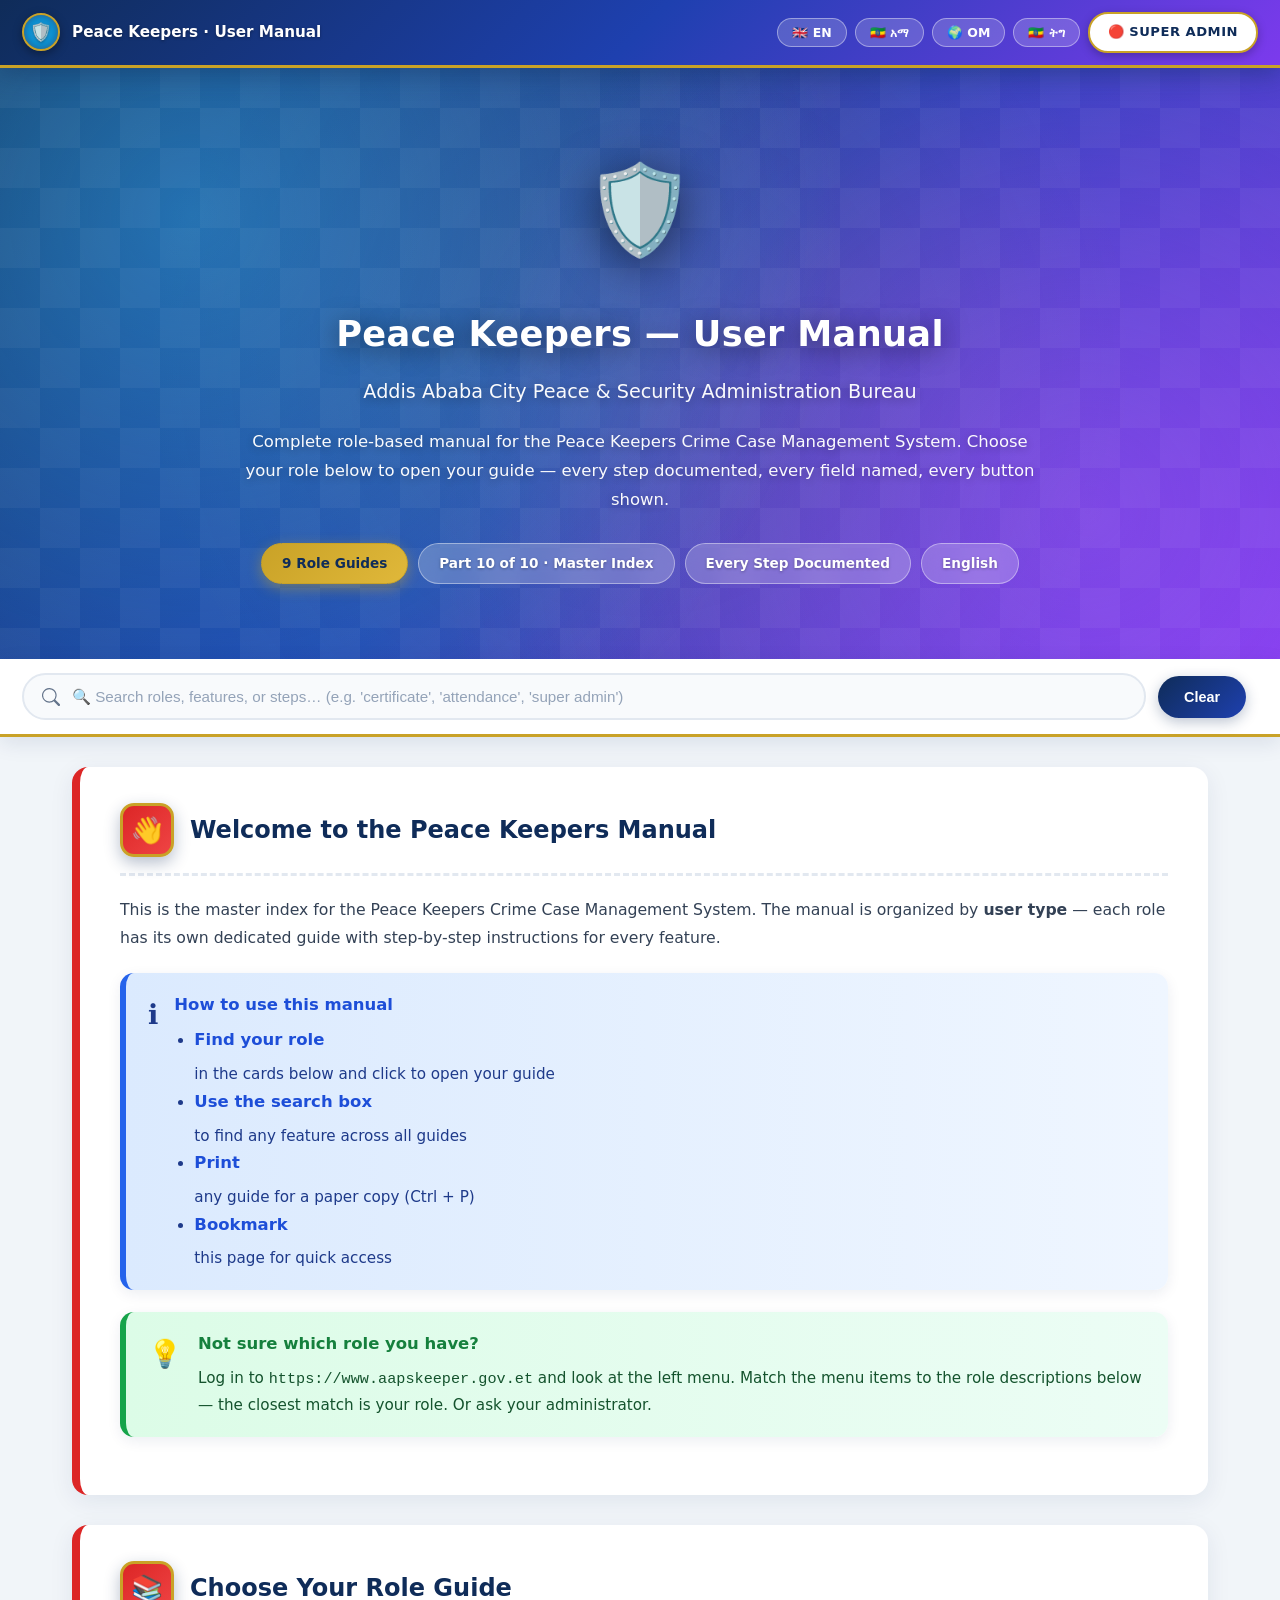
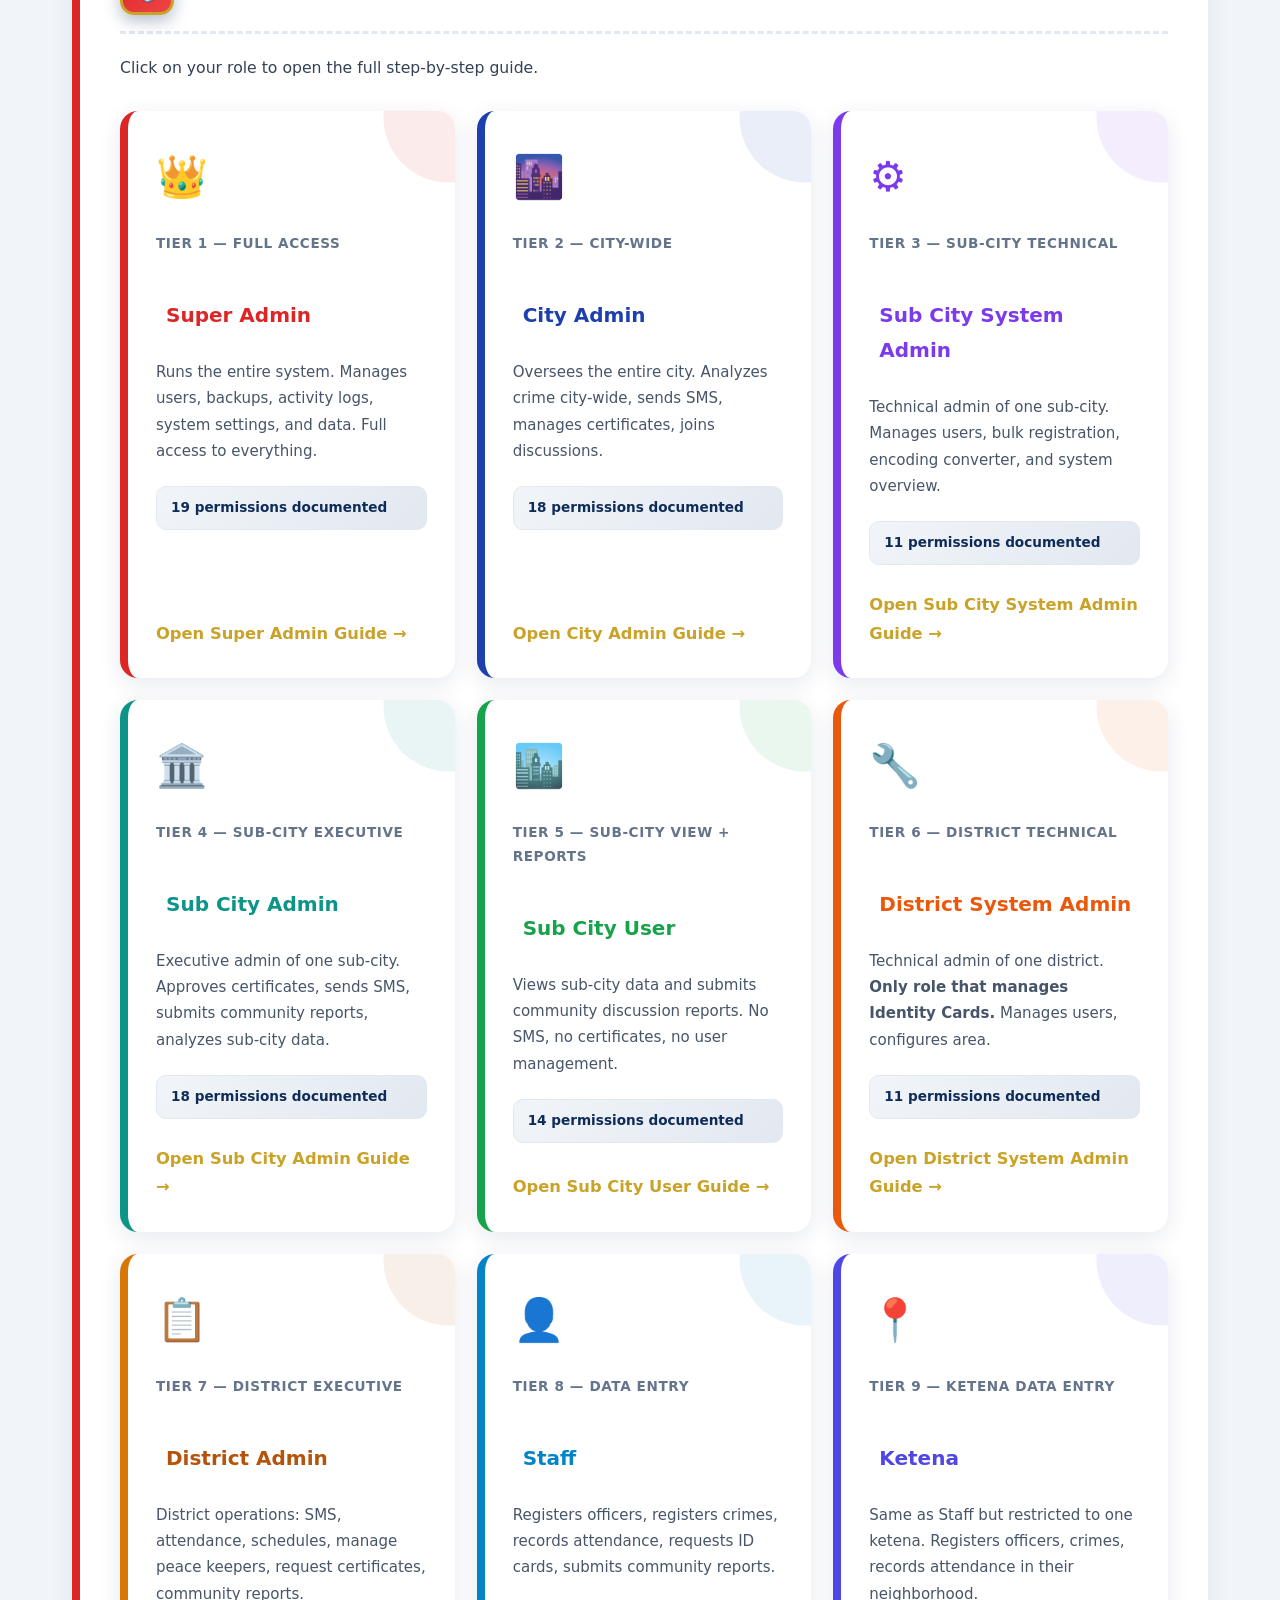
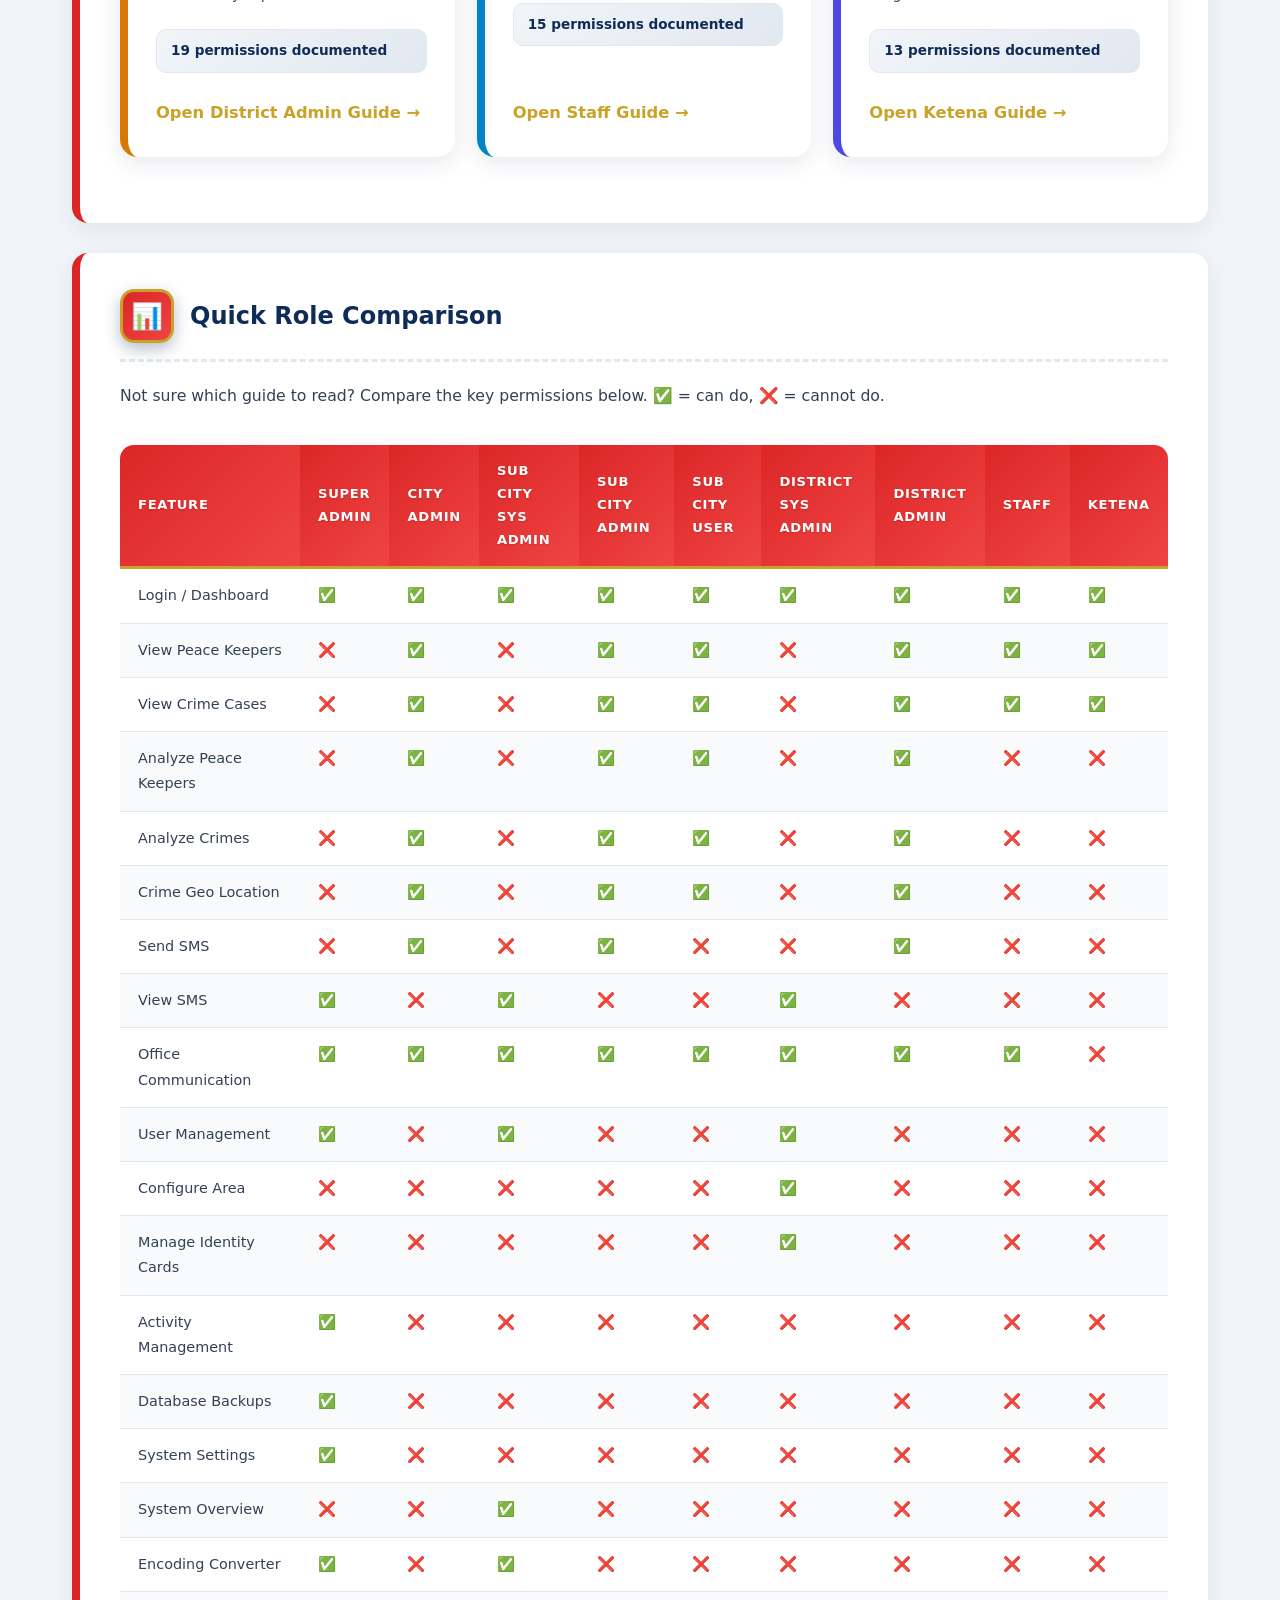
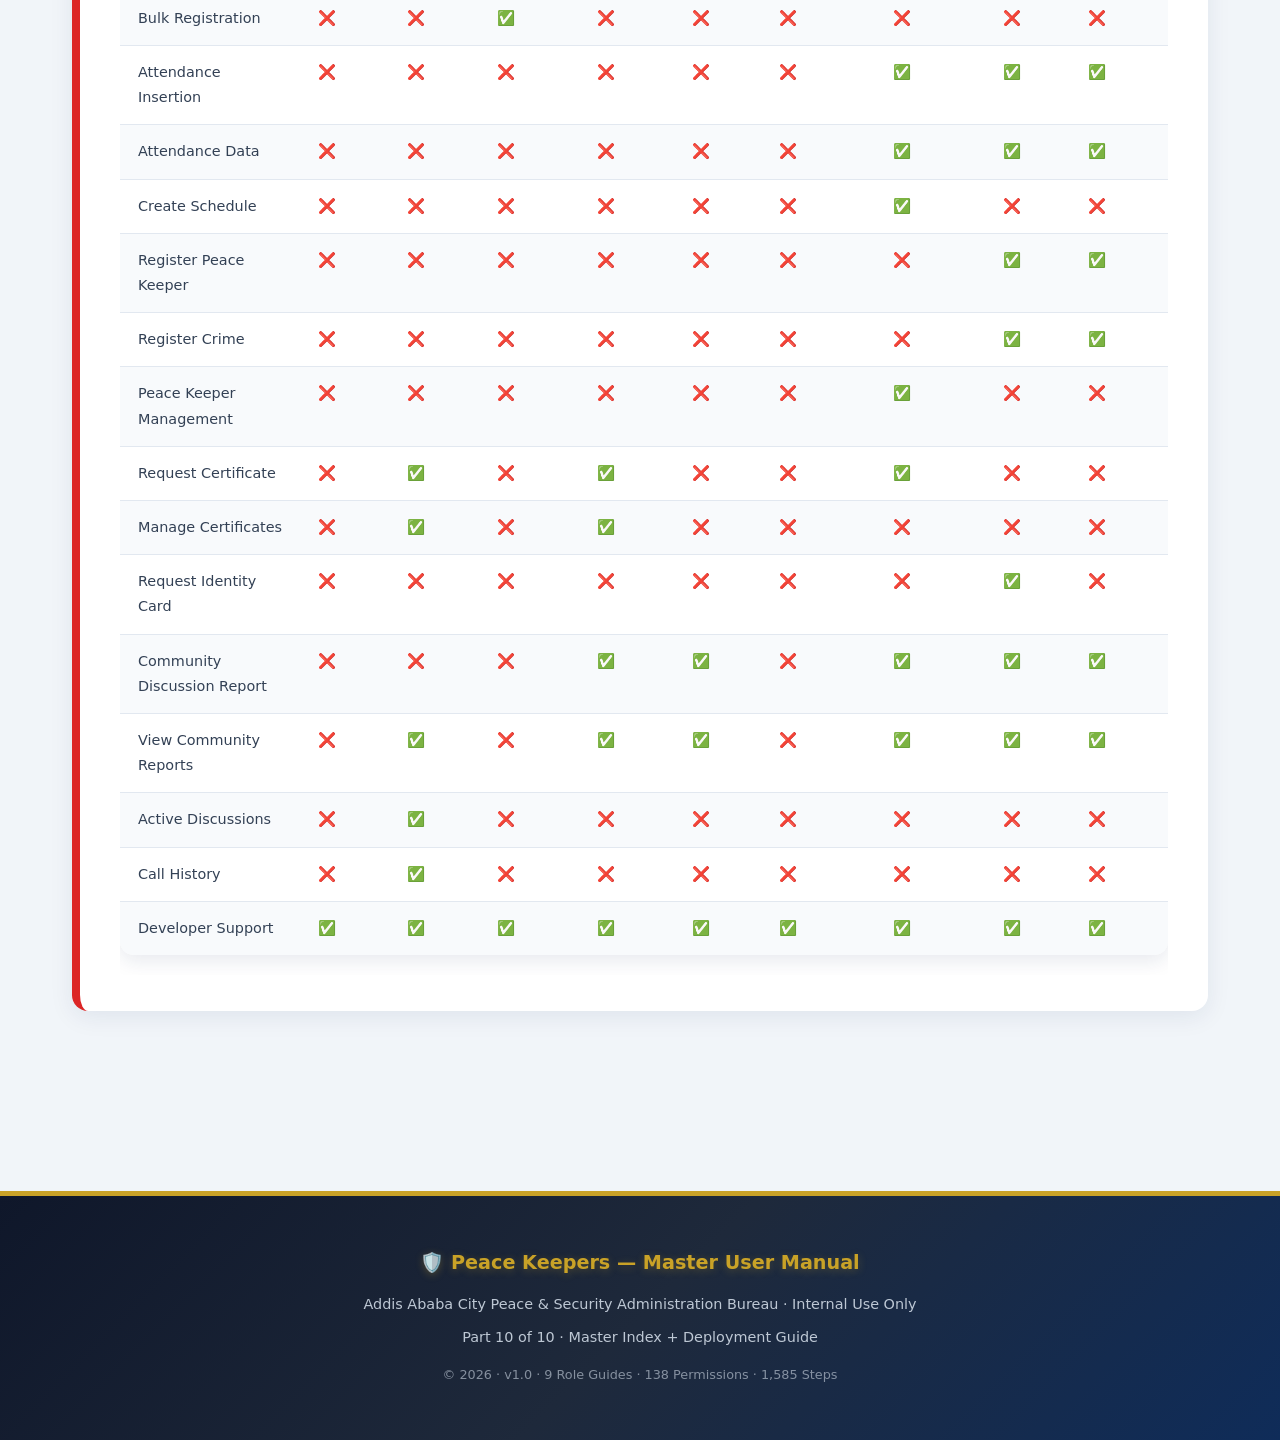
<file: index.html>
<!DOCTYPE html>
<html lang="en">
<head>
<meta charset="UTF-8">
<meta name="viewport" content="width=device-width, initial-scale=1.0">
<title>Peace Keepers — User Manual</title>
<link rel="stylesheet" href="manual-style.css">
<style>
  :root {
    --role: #dc2626;
    --role-2: #ef4444;
    --role-light: #fee2e2;
  }
</style>
</head>
<body>

<div class="top-bar">
  <div class="brand">
    <span class="seal">🛡️</span>
    <span>Peace Keepers · User Manual</span>
  </div>
  <div style="display:flex; gap:8px; align-items:center;">
    <button class="lang-toggle" onclick="translatePage('en')" title="English">🇬🇧 EN</button>
    <button class="lang-toggle" onclick="translatePage('am')" title="አማርኛ">🇪🇹 አማ</button>
    <button class="lang-toggle" onclick="translatePage('om')" title="Afaan Oromoo">🌍 OM</button>
    <button class="lang-toggle" onclick="translatePage('ti')" title="ትግርኛ">🇪🇹 ትግ</button>
    <span class="role-badge">🔴 SUPER ADMIN</span>
  </div>
</div>

<!-- Google Translate hidden container -->
<div id="google_translate_element" style="display:none;"></div>
<script type="text/javascript">
function googleTranslateElementInit() {
  new google.translate.TranslateElement({
    pageLanguage: 'en',
    includedLanguages: 'en,am,om,ti',
    autoDisplay: false
  }, 'google_translate_element');
}
function translatePage(lang) {
  const select = document.querySelector('.goog-te-combo');
  if (select) {
    select.value = lang;
    select.dispatchEvent(new Event('change'));
  }
}
</script>
<script type="text/javascript" src="//translate.google.com/translate_a/element.js?cb=googleTranslateElementInit"></script>
<!-- ============ HERO ============ -->
<header class="hero">
  <span class="seal-big">🛡️</span>
  <h1>Peace Keepers — User Manual</h1>
  <h2>Addis Ababa City Peace &amp; Security Administration Bureau</h2>
  <p class="lead">Complete role-based manual for the Peace Keepers Crime Case Management System. Choose your role below to open your guide — every step documented, every field named, every button shown.</p>
  <div class="badges">
    <span class="badge gold">9 Role Guides</span>
    <span class="badge">Part 10 of 10 · Master Index</span>
    <span class="badge">Every Step Documented</span>
    <span class="badge">English</span>
  </div>
</header>

<!-- ============ SEARCH ============ -->
<div class="search-bar">
  <input type="text" id="searchInput" placeholder="🔍 Search roles, features, or steps… (e.g. 'certificate', 'attendance', 'super admin')" oninput="searchManual()">
  <button onclick="clearSearch()">Clear</button>
  <span class="search-stats" id="stats"></span>
</div>

<main>

<!-- ============ WELCOME ============ -->
<section id="welcome">
  <h2><span class="icon">👋</span>Welcome to the Peace Keepers Manual</h2>

  <p>This is the master index for the Peace Keepers Crime Case Management System. The manual is organized by <strong>user type</strong> — each role has its own dedicated guide with step-by-step instructions for every feature.</p>

  <div class="callout info">
    <span class="co-icon">ℹ️</span>
    <div>
      <strong>How to use this manual</strong>
      <ul style="margin-left:20px; margin-top:6px">
        <li><strong>Find your role</strong> in the cards below and click to open your guide</li>
        <li><strong>Use the search box</strong> to find any feature across all guides</li>
        <li><strong>Print</strong> any guide for a paper copy (Ctrl + P)</li>
        <li><strong>Bookmark</strong> this page for quick access</li>
      </ul>
    </div>
  </div>

  <div class="callout tip">
    <span class="co-icon">💡</span>
    <div>
      <strong>Not sure which role you have?</strong>
      Log in to <code>https://www.aapskeeper.gov.et</code> and look at the left menu. Match the menu items to the role descriptions below — the closest match is your role. Or ask your administrator.
    </div>
  </div>
</section>

<!-- ============ ROLE CARDS ============ -->
<section id="role-guides">
  <h2><span class="icon">📚</span>Choose Your Role Guide</h2>

  <p>Click on your role to open the full step-by-step guide.</p>

  <div class="role-grid">

    <!-- 1. Super Admin -->
    <a href="super-admin-guide.html" class="role-card super">
      <span class="rc-icon">👑</span>
      <div class="rc-sub">Tier 1 — Full Access</div>
      <h3>Super Admin</h3>
      <p class="rc-desc">Runs the entire system. Manages users, backups, activity logs, system settings, and data. Full access to everything.</p>
      <div class="rc-perms">19 permissions documented</div>
      <span class="arrow">Open Super Admin Guide →</span>
    </a>

    <!-- 2. City Admin -->
    <a href="city-admin-guide.html" class="role-card city">
      <span class="rc-icon">🌆</span>
      <div class="rc-sub">Tier 2 — City-wide</div>
      <h3>City Admin</h3>
      <p class="rc-desc">Oversees the entire city. Analyzes crime city-wide, sends SMS, manages certificates, joins discussions.</p>
      <div class="rc-perms">18 permissions documented</div>
      <span class="arrow">Open City Admin Guide →</span>
    </a>

    <!-- 3. Sub City System Admin -->
    <a href="sub-city-system-admin-guide.html" class="role-card subcity-system">
      <span class="rc-icon">⚙️</span>
      <div class="rc-sub">Tier 3 — Sub-city technical</div>
      <h3>Sub City System Admin</h3>
      <p class="rc-desc">Technical admin of one sub-city. Manages users, bulk registration, encoding converter, and system overview.</p>
      <div class="rc-perms">11 permissions documented</div>
      <span class="arrow">Open Sub City System Admin Guide →</span>
    </a>

    <!-- 4. Sub City Admin -->
    <a href="sub-city-admin-guide.html" class="role-card subcity-admin">
      <span class="rc-icon">🏛️</span>
      <div class="rc-sub">Tier 4 — Sub-city executive</div>
      <h3>Sub City Admin</h3>
      <p class="rc-desc">Executive admin of one sub-city. Approves certificates, sends SMS, submits community reports, analyzes sub-city data.</p>
      <div class="rc-perms">18 permissions documented</div>
      <span class="arrow">Open Sub City Admin Guide →</span>
    </a>

    <!-- 5. Sub City User -->
    <a href="sub-city-guide.html" class="role-card subcity">
      <span class="rc-icon">🏙️</span>
      <div class="rc-sub">Tier 5 — Sub-city view + reports</div>
      <h3>Sub City User</h3>
      <p class="rc-desc">Views sub-city data and submits community discussion reports. No SMS, no certificates, no user management.</p>
      <div class="rc-perms">14 permissions documented</div>
      <span class="arrow">Open Sub City User Guide →</span>
    </a>

    <!-- 6. District System Admin -->
    <a href="district-system-admin-guide.html" class="role-card district-system">
      <span class="rc-icon">🔧</span>
      <div class="rc-sub">Tier 6 — District technical</div>
      <h3>District System Admin</h3>
      <p class="rc-desc">Technical admin of one district. <strong>Only role that manages Identity Cards.</strong> Manages users, configures area.</p>
      <div class="rc-perms">11 permissions documented</div>
      <span class="arrow">Open District System Admin Guide →</span>
    </a>

    <!-- 7. District Admin -->
    <a href="district-admin-guide.html" class="role-card district-admin">
      <span class="rc-icon">📋</span>
      <div class="rc-sub">Tier 7 — District executive</div>
      <h3>District Admin</h3>
      <p class="rc-desc">District operations: SMS, attendance, schedules, manage peace keepers, request certificates, community reports.</p>
      <div class="rc-perms">19 permissions documented</div>
      <span class="arrow">Open District Admin Guide →</span>
    </a>

    <!-- 8. Staff -->
    <a href="staff-guide.html" class="role-card staff">
      <span class="rc-icon">👤</span>
      <div class="rc-sub">Tier 8 — Data entry</div>
      <h3>Staff</h3>
      <p class="rc-desc">Registers officers, registers crimes, records attendance, requests ID cards, submits community reports.</p>
      <div class="rc-perms">15 permissions documented</div>
      <span class="arrow">Open Staff Guide →</span>
    </a>

    <!-- 9. Ketena -->
    <a href="ketena-guide.html" class="role-card ketena">
      <span class="rc-icon">📍</span>
      <div class="rc-sub">Tier 9 — Ketena data entry</div>
      <h3>Ketena</h3>
      <p class="rc-desc">Same as Staff but restricted to one ketena. Registers officers, crimes, records attendance in their neighborhood.</p>
      <div class="rc-perms">13 permissions documented</div>
      <span class="arrow">Open Ketena Guide →</span>
    </a>

  </div>
</section>

<!-- ============ QUICK COMPARISON ============ -->
<section id="comparison">
  <h2><span class="icon">📊</span>Quick Role Comparison</h2>

  <p>Not sure which guide to read? Compare the key permissions below. ✅ = can do, ❌ = cannot do.</p>

  <div style="overflow-x:auto">
  <table class="field-table">
    <thead>
      <tr>
        <th>Feature</th>
        <th>Super<br>Admin</th>
        <th>City<br>Admin</th>
        <th>Sub City<br>Sys Admin</th>
        <th>Sub City<br>Admin</th>
        <th>Sub City<br>User</th>
        <th>District<br>Sys Admin</th>
        <th>District<br>Admin</th>
        <th>Staff</th>
        <th>Ketena</th>
      </tr>
    </thead>
    <tbody>
      <tr>
        <td>Login / Dashboard</td>
        <td class="yes">✅</td><td class="yes">✅</td><td class="yes">✅</td><td class="yes">✅</td><td class="yes">✅</td><td class="yes">✅</td><td class="yes">✅</td><td class="yes">✅</td><td class="yes">✅</td>
      </tr>
      <tr>
        <td>View Peace Keepers</td>
        <td class="no">❌</td><td class="yes">✅</td><td class="no">❌</td><td class="yes">✅</td><td class="yes">✅</td><td class="no">❌</td><td class="yes">✅</td><td class="yes">✅</td><td class="yes">✅</td>
      </tr>
      <tr>
        <td>View Crime Cases</td>
        <td class="no">❌</td><td class="yes">✅</td><td class="no">❌</td><td class="yes">✅</td><td class="yes">✅</td><td class="no">❌</td><td class="yes">✅</td><td class="yes">✅</td><td class="yes">✅</td>
      </tr>
      <tr>
        <td>Analyze Peace Keepers</td>
        <td class="no">❌</td><td class="yes">✅</td><td class="no">❌</td><td class="yes">✅</td><td class="yes">✅</td><td class="no">❌</td><td class="yes">✅</td><td class="no">❌</td><td class="no">❌</td>
      </tr>
      <tr>
        <td>Analyze Crimes</td>
        <td class="no">❌</td><td class="yes">✅</td><td class="no">❌</td><td class="yes">✅</td><td class="yes">✅</td><td class="no">❌</td><td class="yes">✅</td><td class="no">❌</td><td class="no">❌</td>
      </tr>
      <tr>
        <td>Crime Geo Location</td>
        <td class="no">❌</td><td class="yes">✅</td><td class="no">❌</td><td class="yes">✅</td><td class="yes">✅</td><td class="no">❌</td><td class="yes">✅</td><td class="no">❌</td><td class="no">❌</td>
      </tr>
      <tr>
        <td>Send SMS</td>
        <td class="no">❌</td><td class="yes">✅</td><td class="no">❌</td><td class="yes">✅</td><td class="no">❌</td><td class="no">❌</td><td class="yes">✅</td><td class="no">❌</td><td class="no">❌</td>
      </tr>
      <tr>
        <td>View SMS</td>
        <td class="yes">✅</td><td class="no">❌</td><td class="yes">✅</td><td class="no">❌</td><td class="no">❌</td><td class="yes">✅</td><td class="no">❌</td><td class="no">❌</td><td class="no">❌</td>
      </tr>
      <tr>
        <td>Office Communication</td>
        <td class="yes">✅</td><td class="yes">✅</td><td class="yes">✅</td><td class="yes">✅</td><td class="yes">✅</td><td class="yes">✅</td><td class="yes">✅</td><td class="yes">✅</td><td class="no">❌</td>
      </tr>
      <tr>
        <td>User Management</td>
        <td class="yes">✅</td><td class="no">❌</td><td class="yes">✅</td><td class="no">❌</td><td class="no">❌</td><td class="yes">✅</td><td class="no">❌</td><td class="no">❌</td><td class="no">❌</td>
      </tr>
      <tr>
        <td>Configure Area</td>
        <td class="no">❌</td><td class="no">❌</td><td class="no">❌</td><td class="no">❌</td><td class="no">❌</td><td class="yes">✅</td><td class="no">❌</td><td class="no">❌</td><td class="no">❌</td>
      </tr>
      <tr>
        <td>Manage Identity Cards</td>
        <td class="no">❌</td><td class="no">❌</td><td class="no">❌</td><td class="no">❌</td><td class="no">❌</td><td class="yes">✅</td><td class="no">❌</td><td class="no">❌</td><td class="no">❌</td>
      </tr>
      <tr>
        <td>Activity Management</td>
        <td class="yes">✅</td><td class="no">❌</td><td class="no">❌</td><td class="no">❌</td><td class="no">❌</td><td class="no">❌</td><td class="no">❌</td><td class="no">❌</td><td class="no">❌</td>
      </tr>
      <tr>
        <td>Database Backups</td>
        <td class="yes">✅</td><td class="no">❌</td><td class="no">❌</td><td class="no">❌</td><td class="no">❌</td><td class="no">❌</td><td class="no">❌</td><td class="no">❌</td><td class="no">❌</td>
      </tr>
      <tr>
        <td>System Settings</td>
        <td class="yes">✅</td><td class="no">❌</td><td class="no">❌</td><td class="no">❌</td><td class="no">❌</td><td class="no">❌</td><td class="no">❌</td><td class="no">❌</td><td class="no">❌</td>
      </tr>
      <tr>
        <td>System Overview</td>
        <td class="no">❌</td><td class="no">❌</td><td class="yes">✅</td><td class="no">❌</td><td class="no">❌</td><td class="no">❌</td><td class="no">❌</td><td class="no">❌</td><td class="no">❌</td>
      </tr>
      <tr>
        <td>Encoding Converter</td>
        <td class="yes">✅</td><td class="no">❌</td><td class="yes">✅</td><td class="no">❌</td><td class="no">❌</td><td class="no">❌</td><td class="no">❌</td><td class="no">❌</td><td class="no">❌</td>
      </tr>
      <tr>
        <td>Bulk Registration</td>
        <td class="no">❌</td><td class="no">❌</td><td class="yes">✅</td><td class="no">❌</td><td class="no">❌</td><td class="no">❌</td><td class="no">❌</td><td class="no">❌</td><td class="no">❌</td>
      </tr>
      <tr>
        <td>Attendance Insertion</td>
        <td class="no">❌</td><td class="no">❌</td><td class="no">❌</td><td class="no">❌</td><td class="no">❌</td><td class="no">❌</td><td class="yes">✅</td><td class="yes">✅</td><td class="yes">✅</td>
      </tr>
      <tr>
        <td>Attendance Data</td>
        <td class="no">❌</td><td class="no">❌</td><td class="no">❌</td><td class="no">❌</td><td class="no">❌</td><td class="no">❌</td><td class="yes">✅</td><td class="yes">✅</td><td class="yes">✅</td>
      </tr>
      <tr>
        <td>Create Schedule</td>
        <td class="no">❌</td><td class="no">❌</td><td class="no">❌</td><td class="no">❌</td><td class="no">❌</td><td class="no">❌</td><td class="yes">✅</td><td class="no">❌</td><td class="no">❌</td>
      </tr>
      <tr>
        <td>Register Peace Keeper</td>
        <td class="no">❌</td><td class="no">❌</td><td class="no">❌</td><td class="no">❌</td><td class="no">❌</td><td class="no">❌</td><td class="no">❌</td><td class="yes">✅</td><td class="yes">✅</td>
      </tr>
      <tr>
        <td>Register Crime</td>
        <td class="no">❌</td><td class="no">❌</td><td class="no">❌</td><td class="no">❌</td><td class="no">❌</td><td class="no">❌</td><td class="no">❌</td><td class="yes">✅</td><td class="yes">✅</td>
      </tr>
      <tr>
        <td>Peace Keeper Management</td>
        <td class="no">❌</td><td class="no">❌</td><td class="no">❌</td><td class="no">❌</td><td class="no">❌</td><td class="no">❌</td><td class="yes">✅</td><td class="no">❌</td><td class="no">❌</td>
      </tr>
      <tr>
        <td>Request Certificate</td>
        <td class="no">❌</td><td class="yes">✅</td><td class="no">❌</td><td class="yes">✅</td><td class="no">❌</td><td class="no">❌</td><td class="yes">✅</td><td class="no">❌</td><td class="no">❌</td>
      </tr>
      <tr>
        <td>Manage Certificates</td>
        <td class="no">❌</td><td class="yes">✅</td><td class="no">❌</td><td class="yes">✅</td><td class="no">❌</td><td class="no">❌</td><td class="no">❌</td><td class="no">❌</td><td class="no">❌</td>
      </tr>
      <tr>
        <td>Request Identity Card</td>
        <td class="no">❌</td><td class="no">❌</td><td class="no">❌</td><td class="no">❌</td><td class="no">❌</td><td class="no">❌</td><td class="no">❌</td><td class="yes">✅</td><td class="no">❌</td>
      </tr>
      <tr>
        <td>Community Discussion Report</td>
        <td class="no">❌</td><td class="no">❌</td><td class="no">❌</td><td class="yes">✅</td><td class="yes">✅</td><td class="no">❌</td><td class="yes">✅</td><td class="yes">✅</td><td class="yes">✅</td>
      </tr>
      <tr>
        <td>View Community Reports</td>
        <td class="no">❌</td><td class="yes">✅</td><td class="no">❌</td><td class="yes">✅</td><td class="yes">✅</td><td class="no">❌</td><td class="yes">✅</td><td class="yes">✅</td><td class="yes">✅</td>
      </tr>
      <tr>
        <td>Active Discussions</td>
        <td class="no">❌</td><td class="yes">✅</td><td class="no">❌</td><td class="no">❌</td><td class="no">❌</td><td class="no">❌</td><td class="no">❌</td><td class="no">❌</td><td class="no">❌</td>
      </tr>
      <tr>
        <td>Call History</td>
        <td class="no">❌</td><td class="yes">✅</td><td class="no">❌</td><td class="no">❌</td><td class="no">❌</td><td class="no">❌</td><td class="no">❌</td><td class="no">❌</td><td class="no">❌</td>
      </tr>
      <tr>
        <td>Developer Support</td>
        <td class="yes">✅</td><td class="yes">✅</td><td class="yes">✅</td><td class="yes">✅</td><td class="yes">✅</td><td class="yes">✅</td><td class="yes">✅</td><td class="yes">✅</td><td class="yes">✅</td>
      </tr>
    </tbody>
  </table>
  </div>
</section>


<div id="noResult">❌ No matching sections — try a different keyword.</div>

</main>

<button id="toTop" onclick="window.scrollTo({top:0,behavior:'smooth'})" title="Top">↑</button>

<footer>
  <div class="f-title">🛡️ Peace Keepers — Master User Manual</div>
  <p>Addis Ababa City Peace &amp; Security Administration Bureau · Internal Use Only</p>
  <p style="margin-top:8px">Part 10 of 10 · Master Index + Deployment Guide</p>
  <p style="margin-top:14px;opacity:.6;font-size:.8rem">© 2026 · v1.0 · 9 Role Guides · 138 Permissions · 1,585 Steps</p>
</footer>

<script>
/* ============ SEARCH ============ */
let originalHTML = new Map();
document.querySelectorAll('main section').forEach((sec,i)=>originalHTML.set(i, sec.innerHTML));

function escapeReg(s){return s.replace(/[.*+?^${}()|[\]\\]/g,'\\$&')}

function searchManual(){
  const q = document.getElementById('searchInput').value.trim();
  const sections = document.querySelectorAll('main section');
  const noRes = document.getElementById('noResult');
  const stats = document.getElementById('stats');
  let visible = 0;
  const kw = q.toLowerCase();

  sections.forEach((sec, i)=>{
    sec.innerHTML = originalHTML.get(i);
    if(!kw){ sec.classList.remove('hidden'); visible++; return; }
    const text = sec.innerText.toLowerCase();
    if(text.includes(kw)){
      sec.classList.remove('hidden'); visible++;
      highlightNode(sec, kw);
    } else sec.classList.add('hidden');
  });

  noRes.style.display = (kw && visible === 0) ? 'block' : 'none';
  stats.textContent = kw ? (visible + ' section(s) match') : '';
}

function highlightNode(node, kw){
  const regex = new RegExp('('+escapeReg(kw)+')','gi');
  const walker = document.createTreeWalker(node, NodeFilter.SHOW_TEXT, {
    acceptNode: n => {
      if(!n.nodeValue.trim()) return NodeFilter.FILTER_REJECT;
      const p = n.parentNode.nodeName;
      if(p==='SCRIPT'||p==='STYLE'||p==='CODE'||p==='PRE') return NodeFilter.FILTER_REJECT;
      return regex.test(n.nodeValue) ? NodeFilter.FILTER_ACCEPT : NodeFilter.FILTER_REJECT;
    }
  });
  const targets=[];
  while(walker.nextNode()) targets.push(walker.currentNode);
  targets.forEach(t=>{
    const span = document.createElement('span');
    span.innerHTML = t.nodeValue.replace(regex,'<span class="hl">$1</span>');
    t.parentNode.replaceChild(span, t);
  });
}

function clearSearch(){
  document.getElementById('searchInput').value='';
  searchManual();
  document.getElementById('searchInput').focus();
}

const toTop = document.getElementById('toTop');
window.addEventListener('scroll', ()=>{
  toTop.style.display = window.scrollY > 400 ? 'block' : 'none';
});

document.addEventListener('keydown', e=>{
  if(e.key==='/' && document.activeElement.tagName!=='INPUT'){
    e.preventDefault();
    document.getElementById('searchInput').focus();
  }
  if(e.key==='Escape') clearSearch();
});
</script>

</body>
</html>
</file>
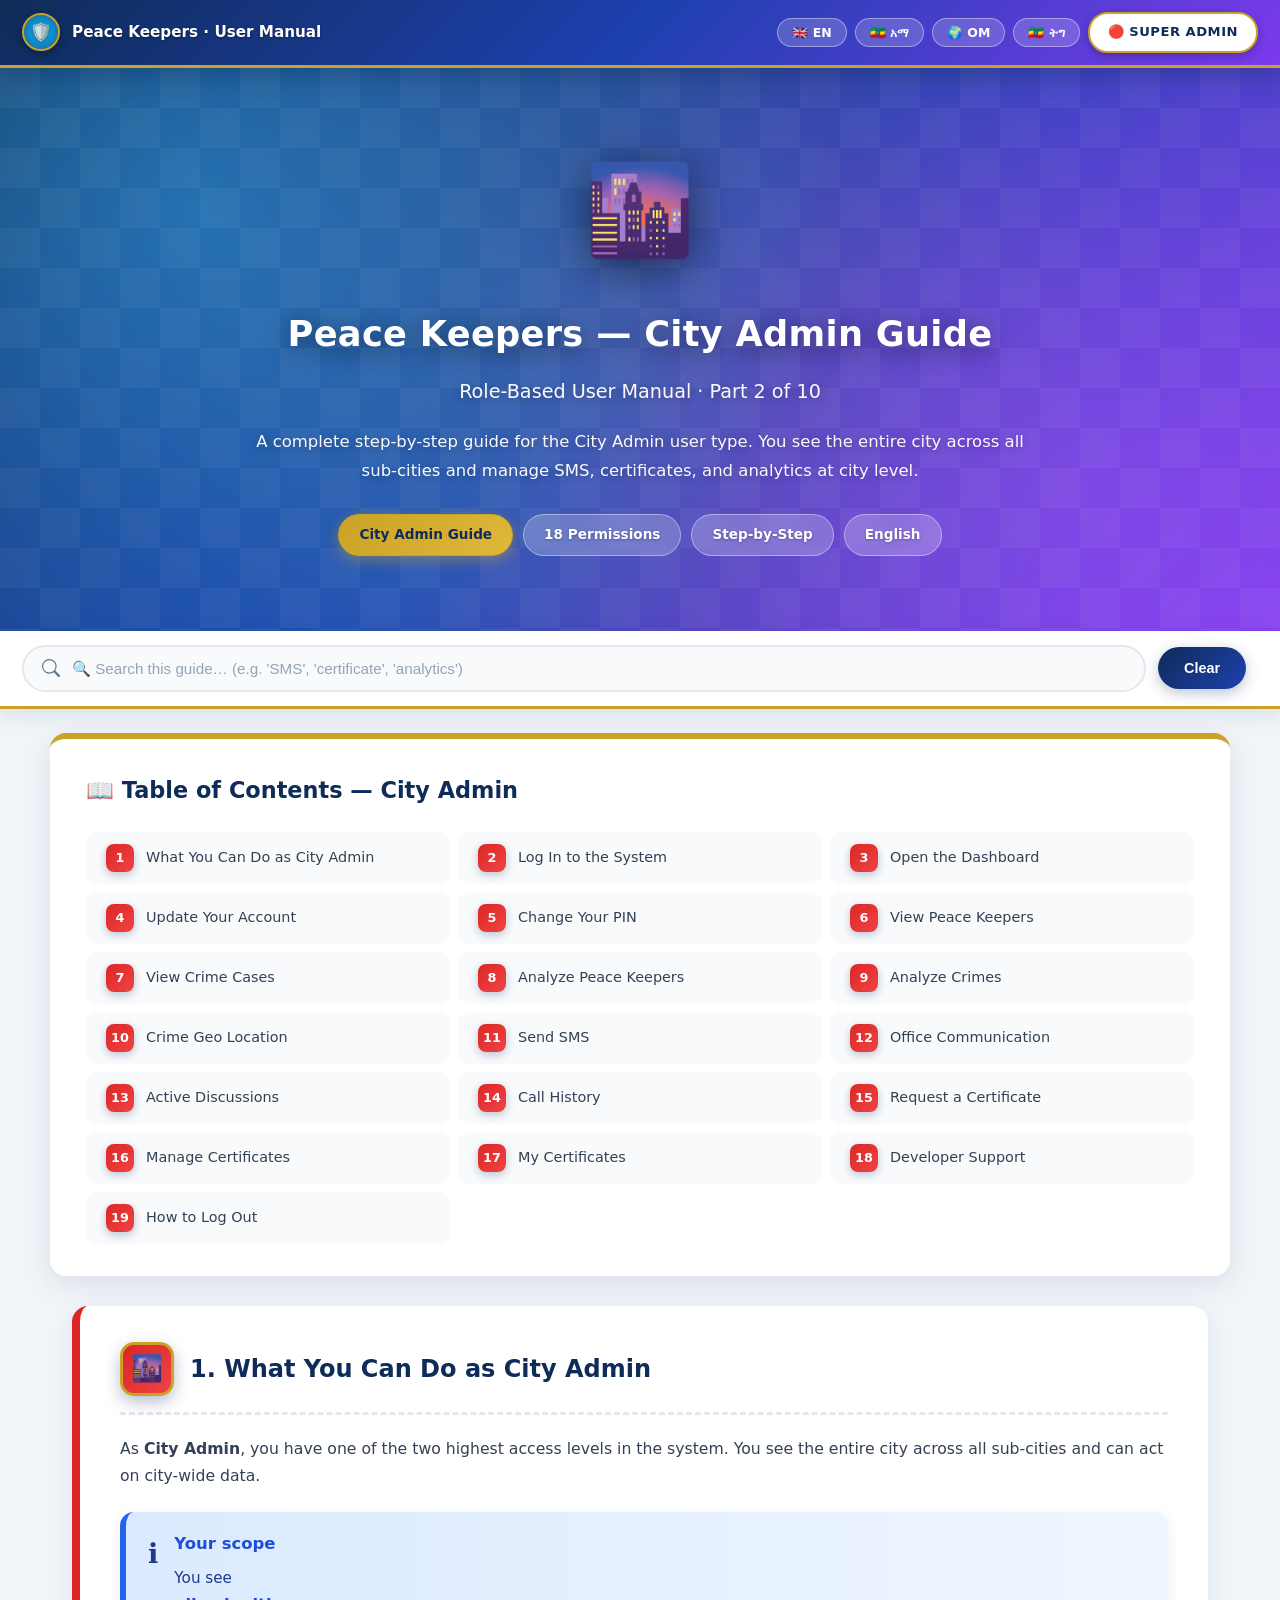
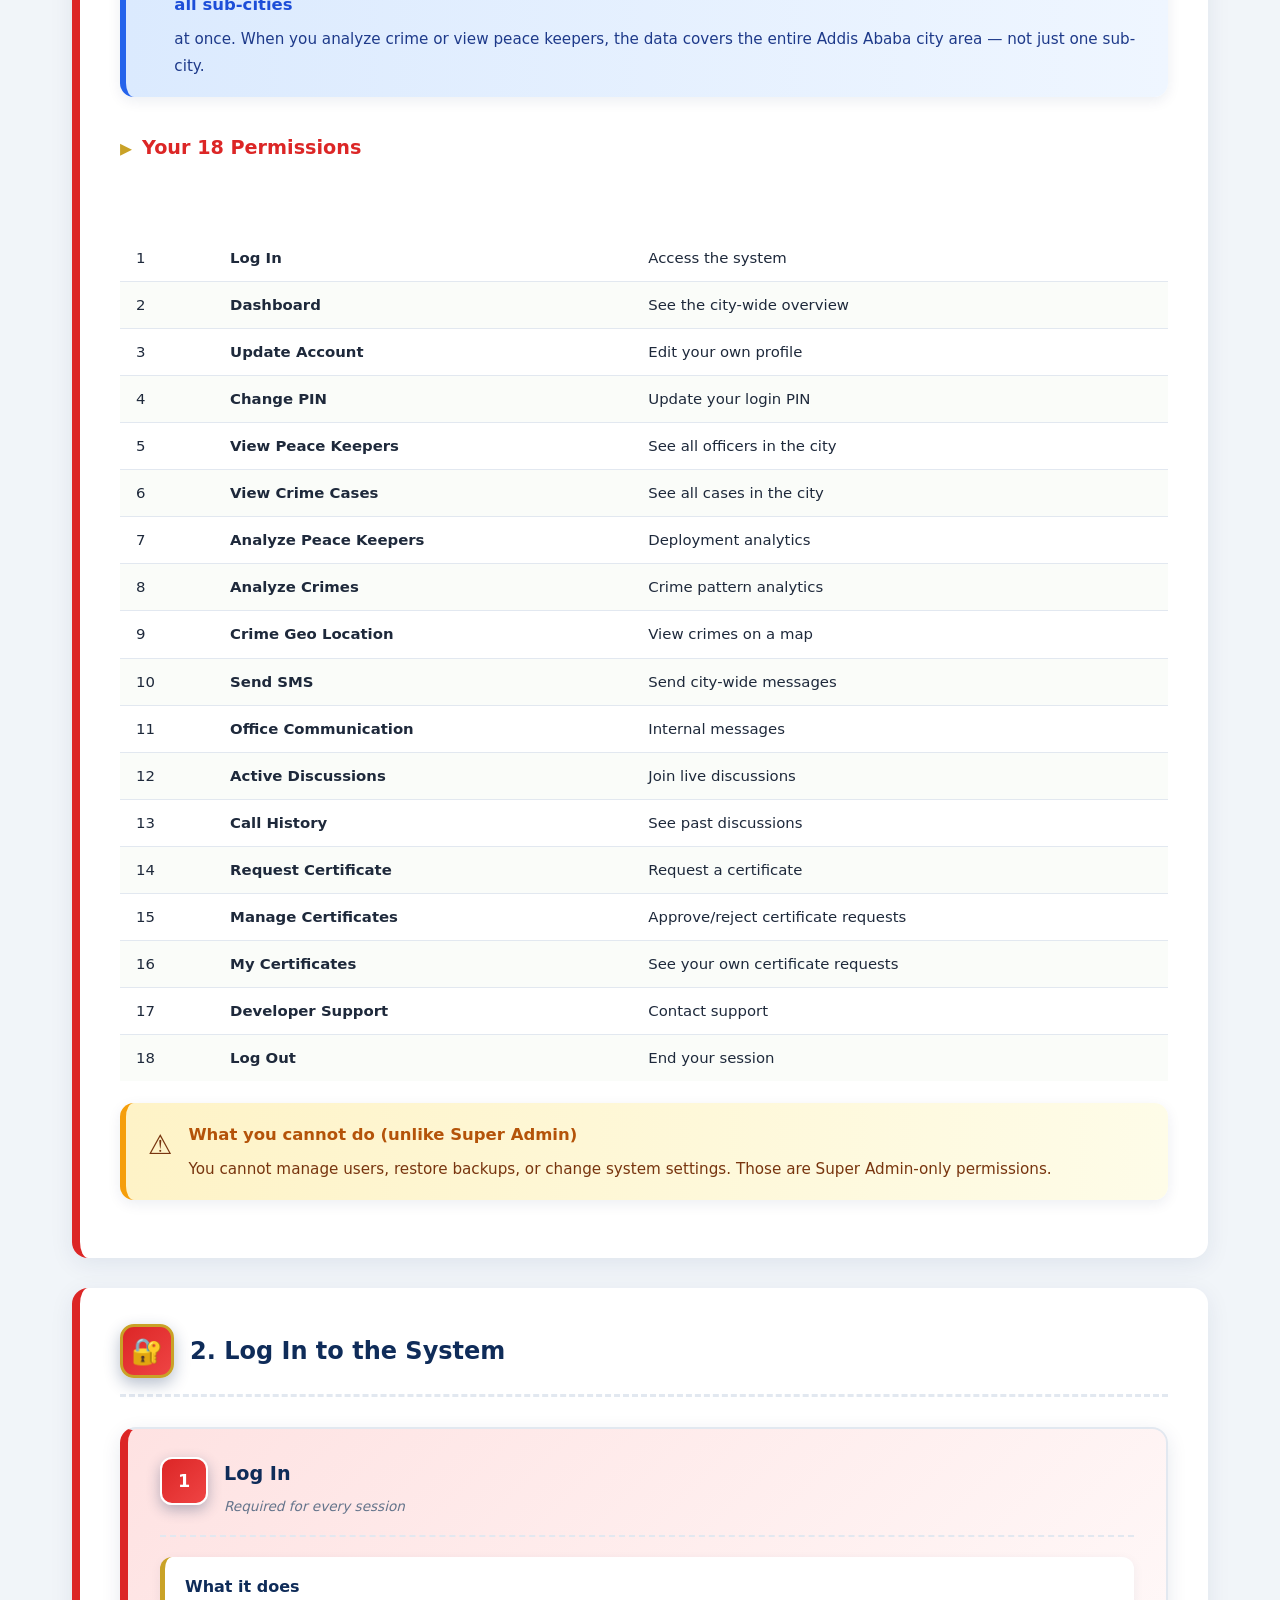
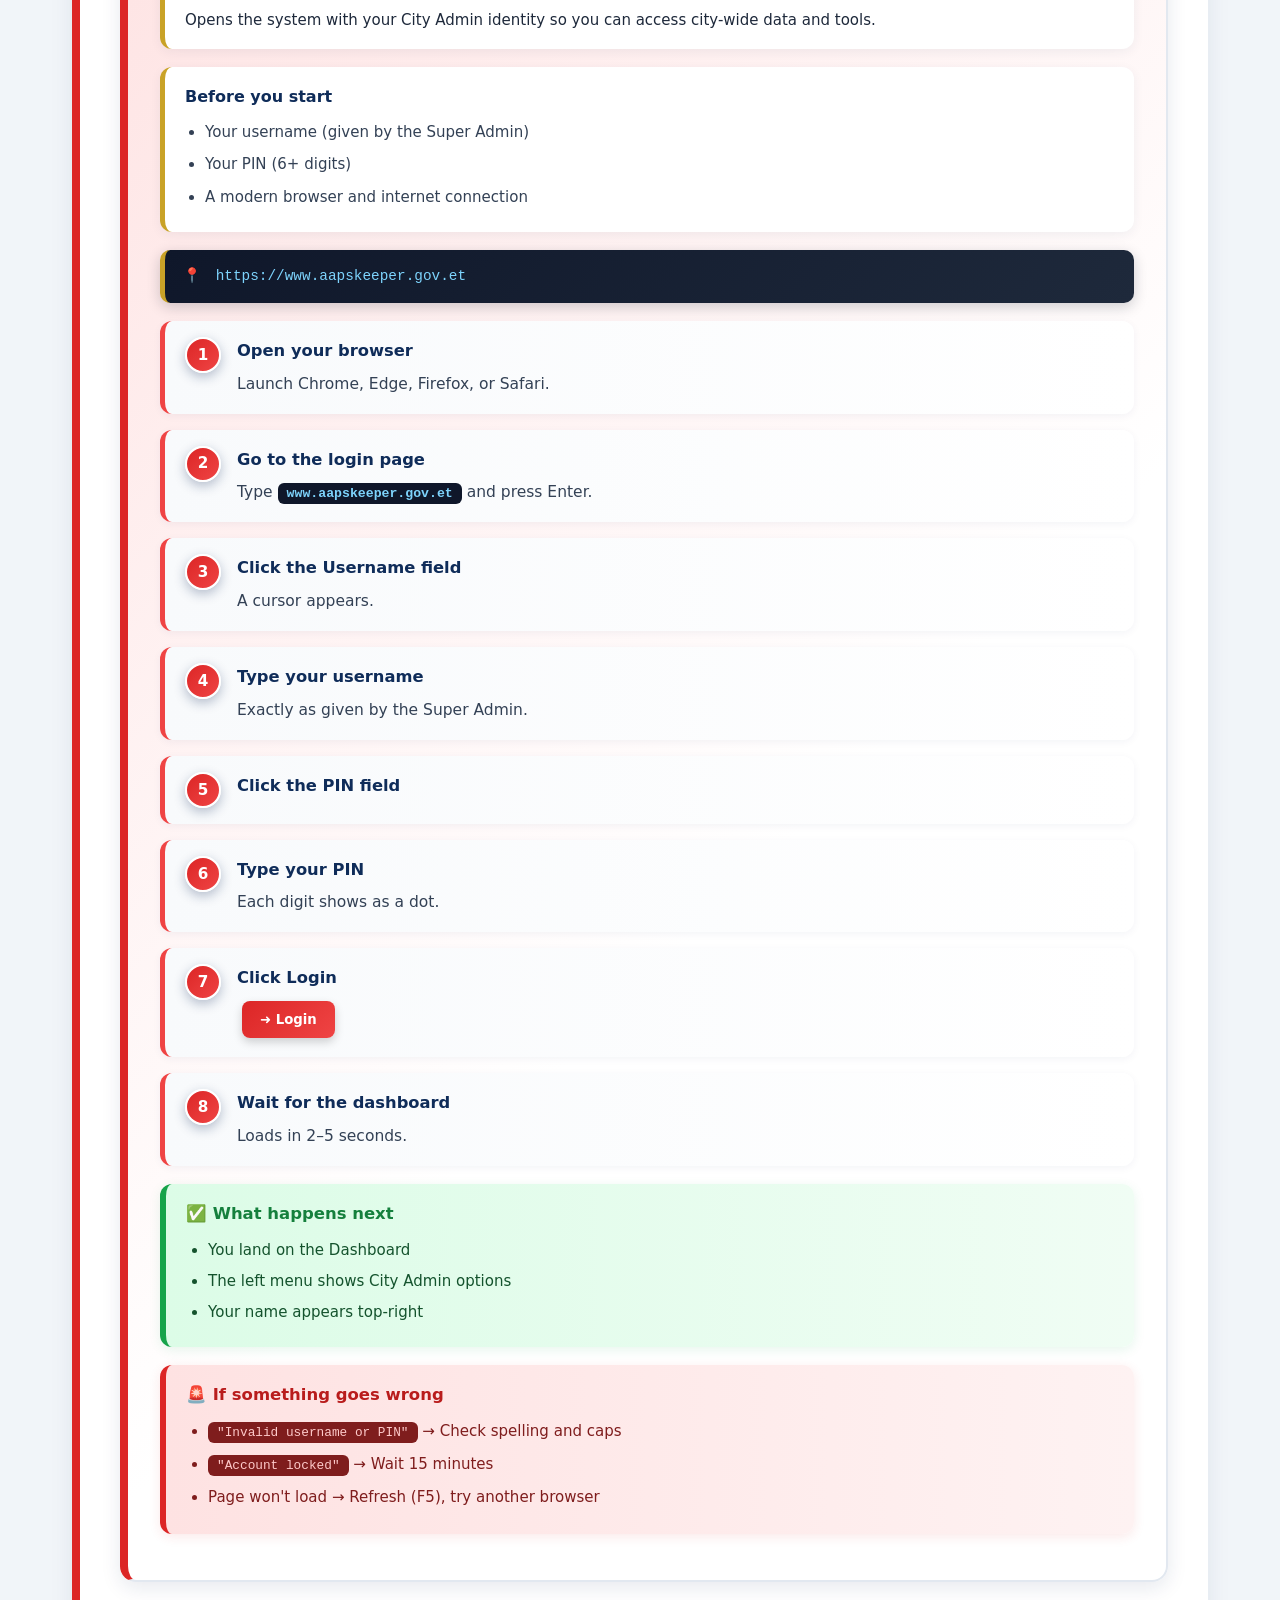
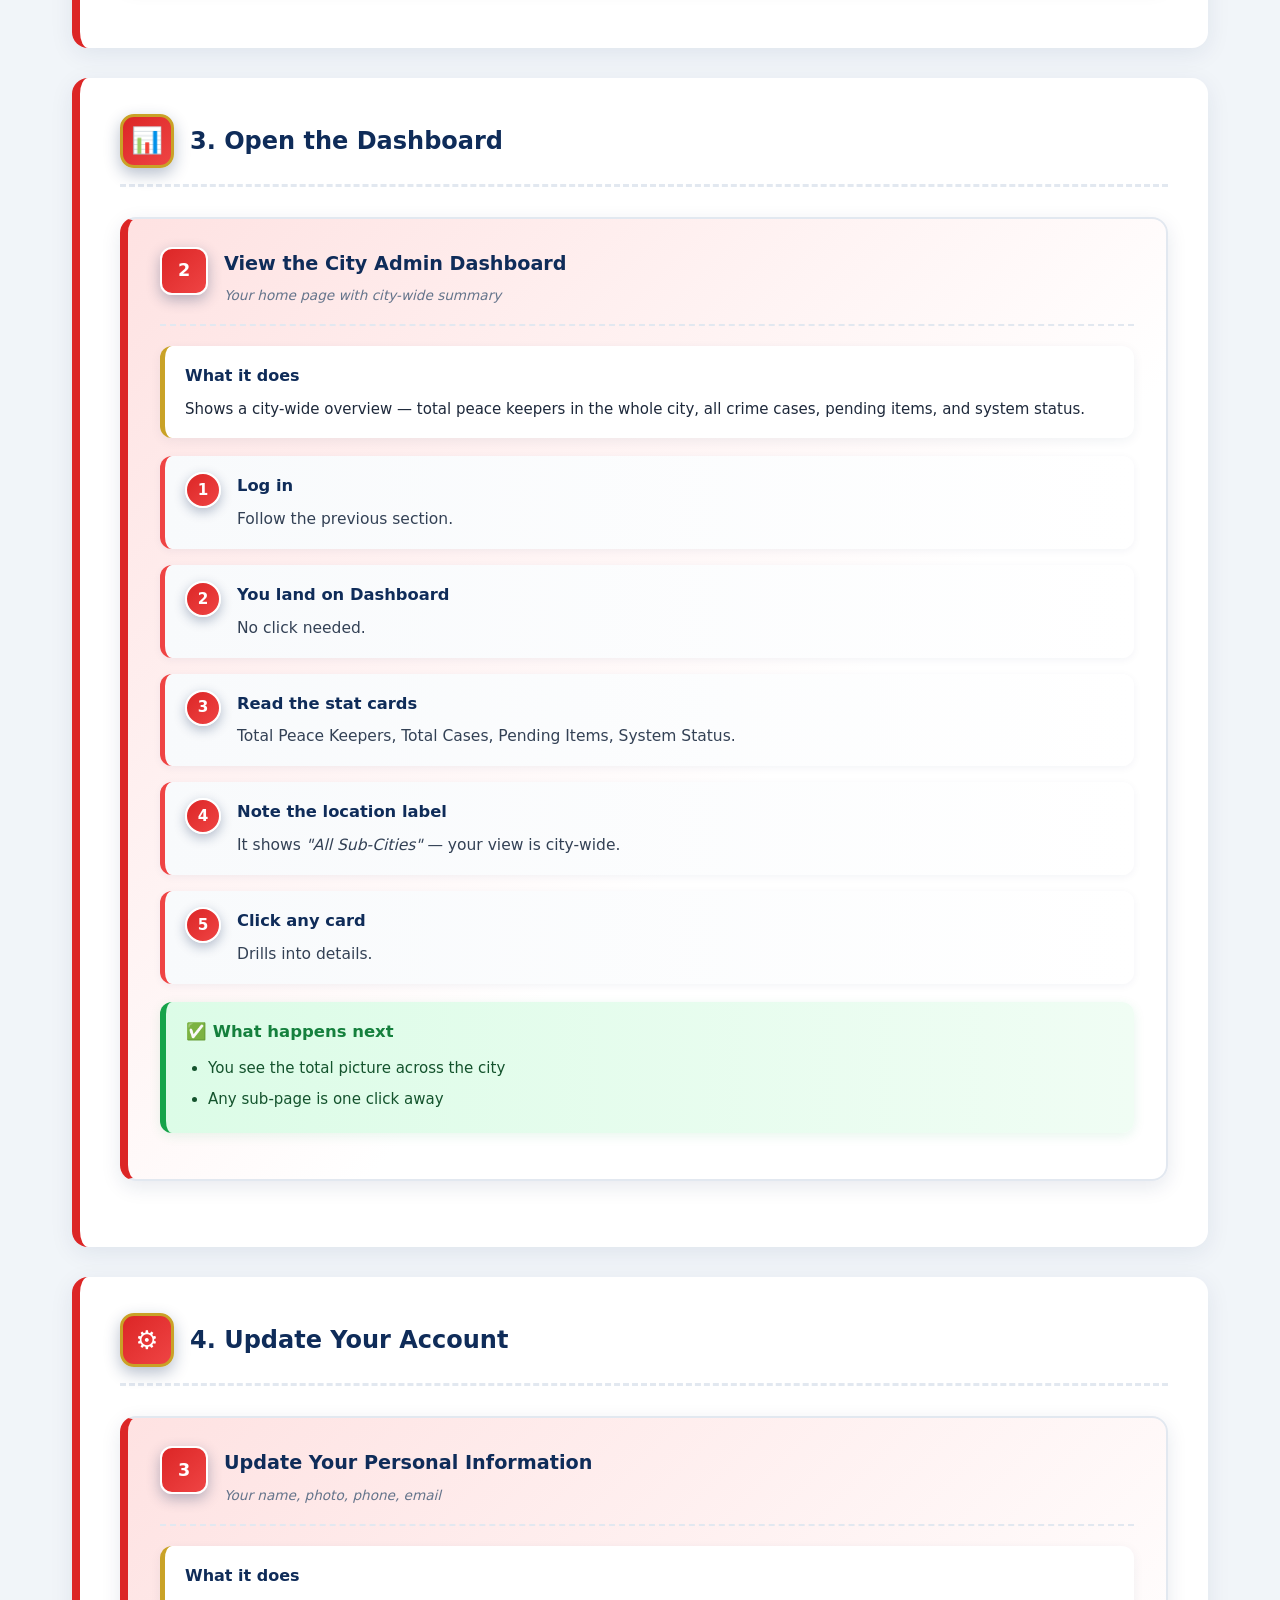
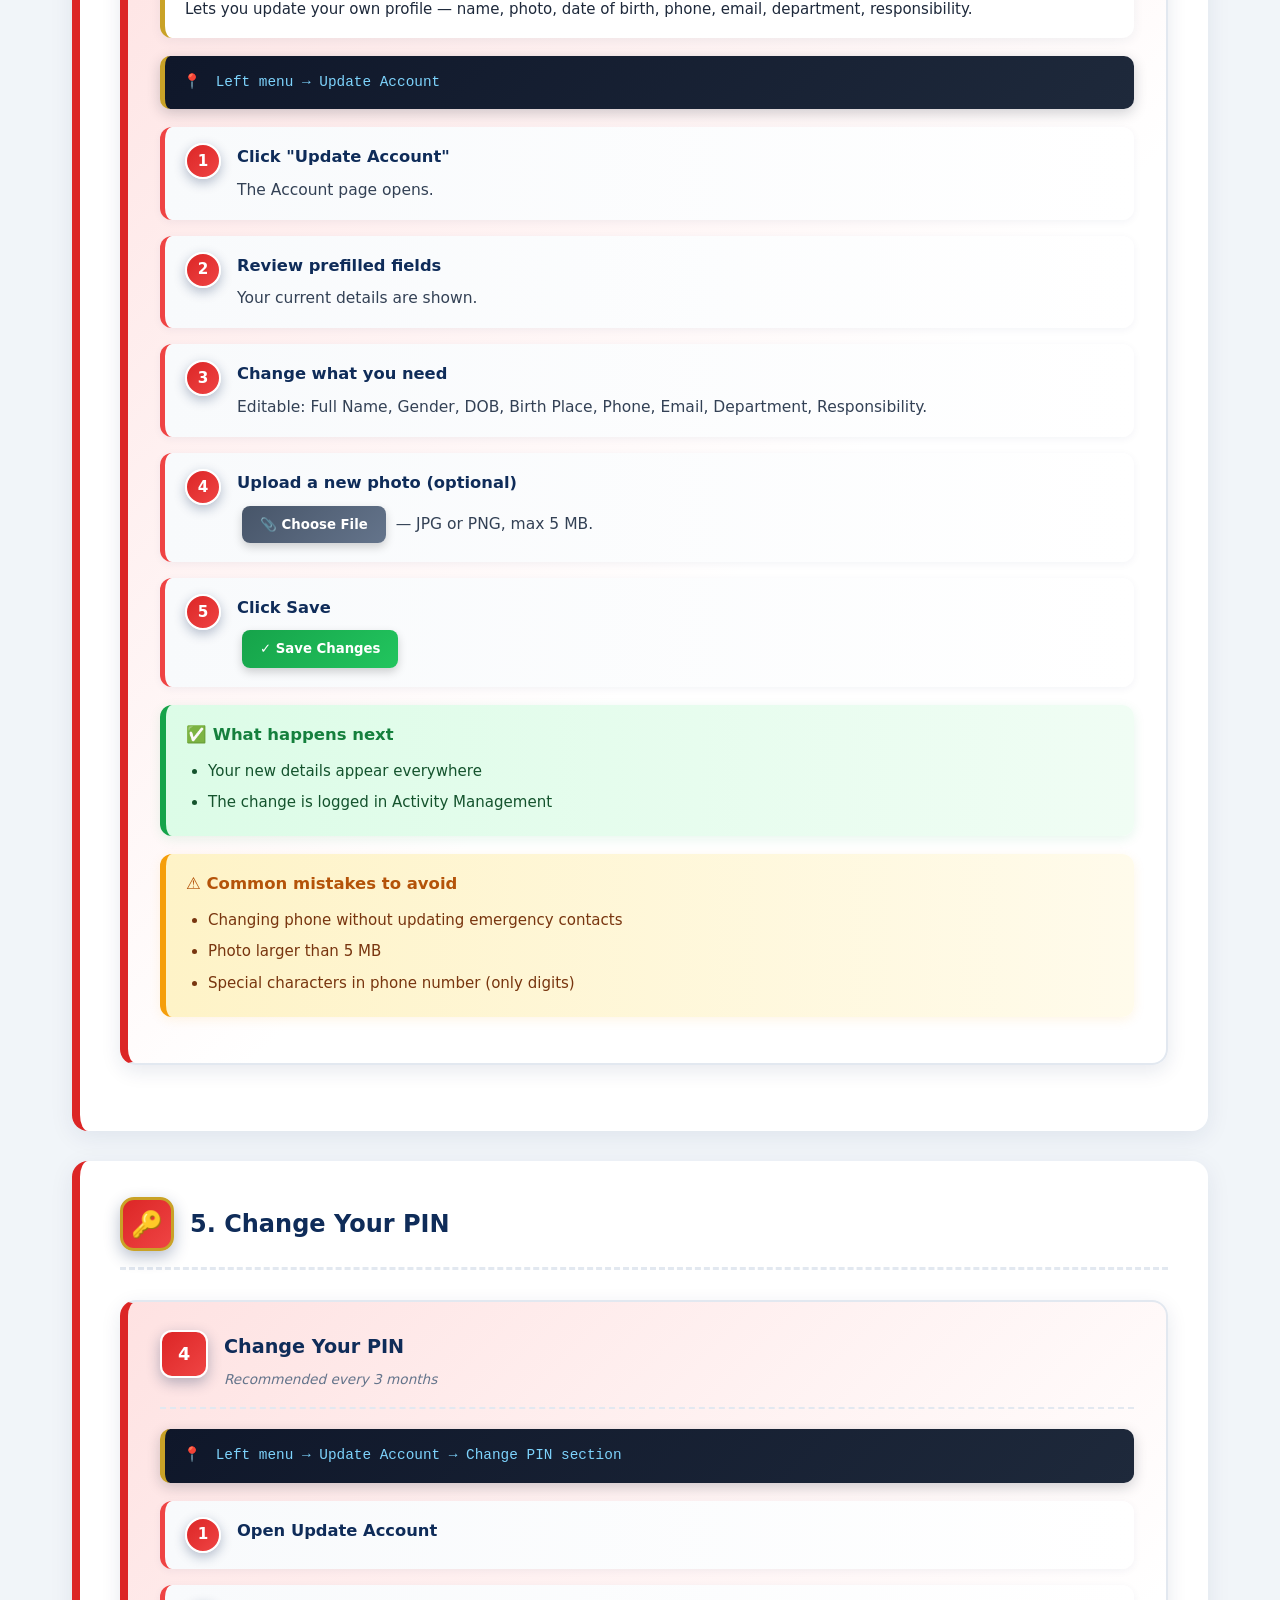
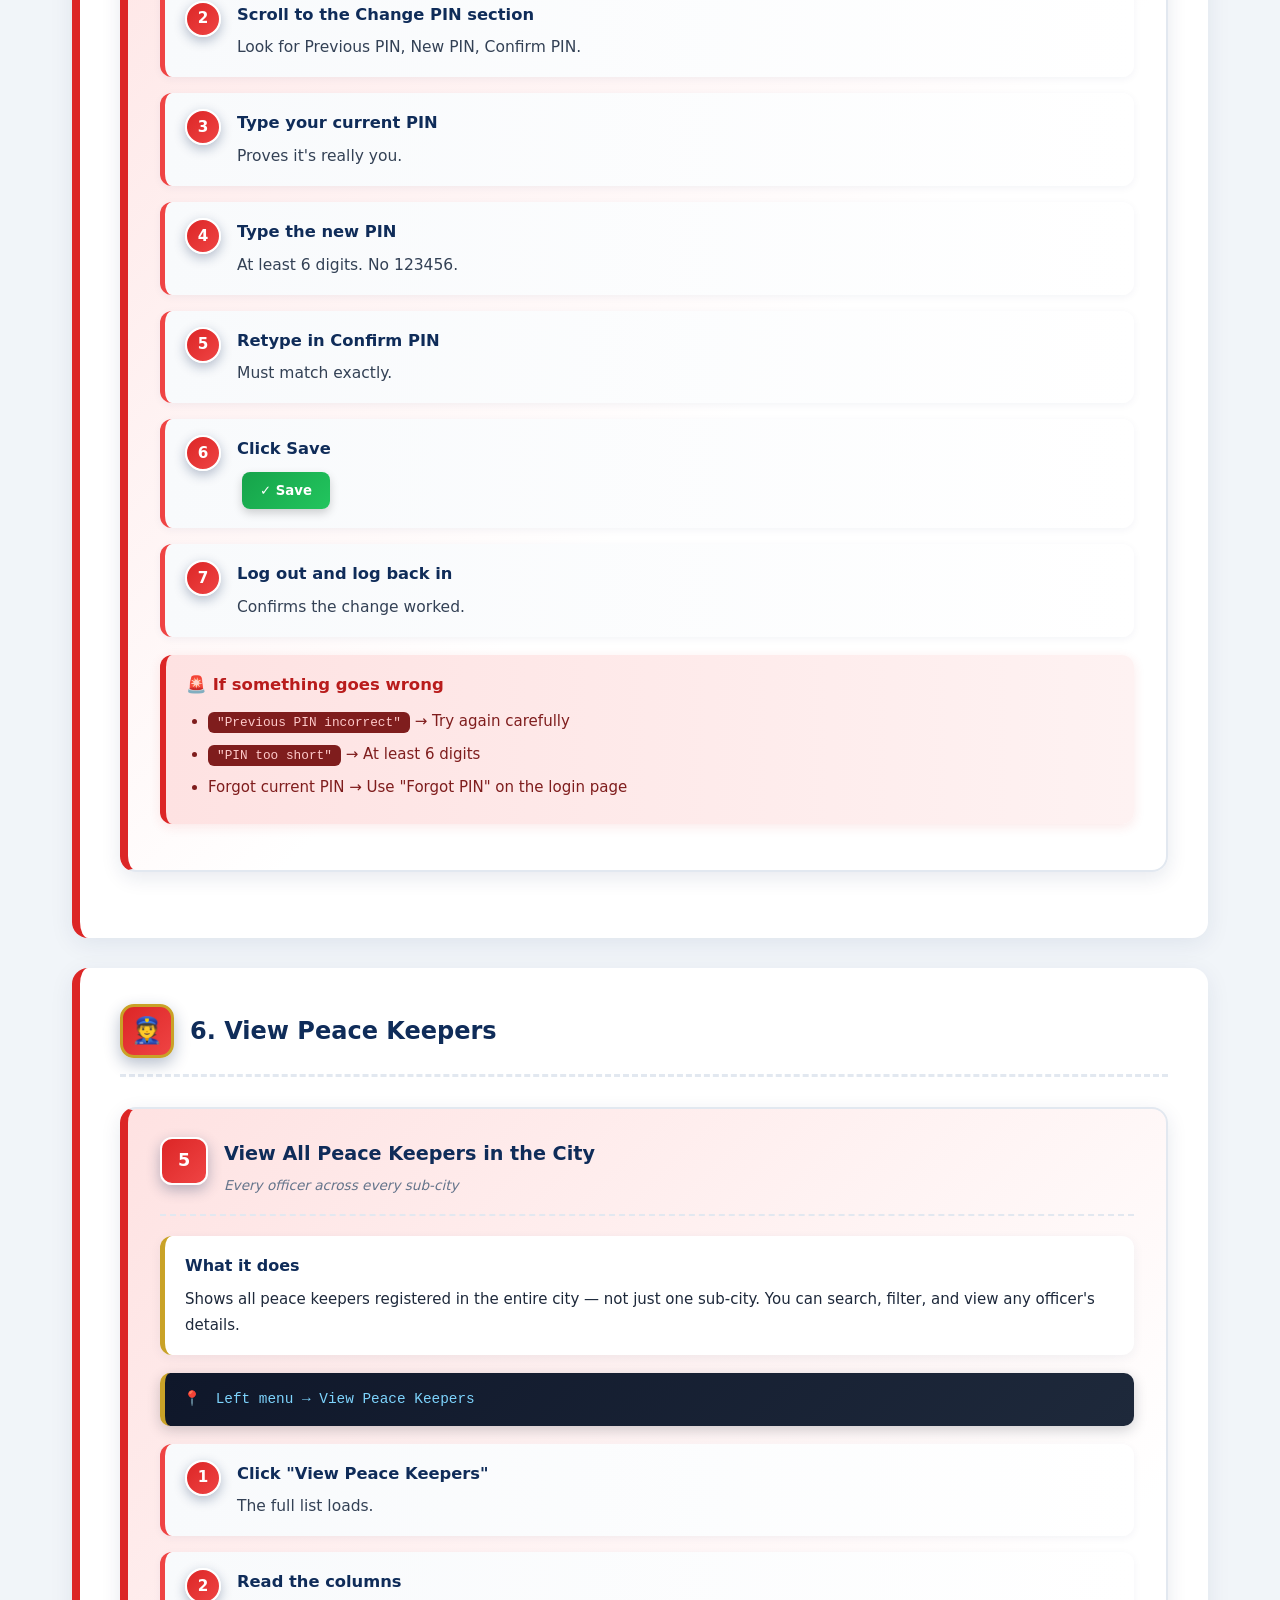
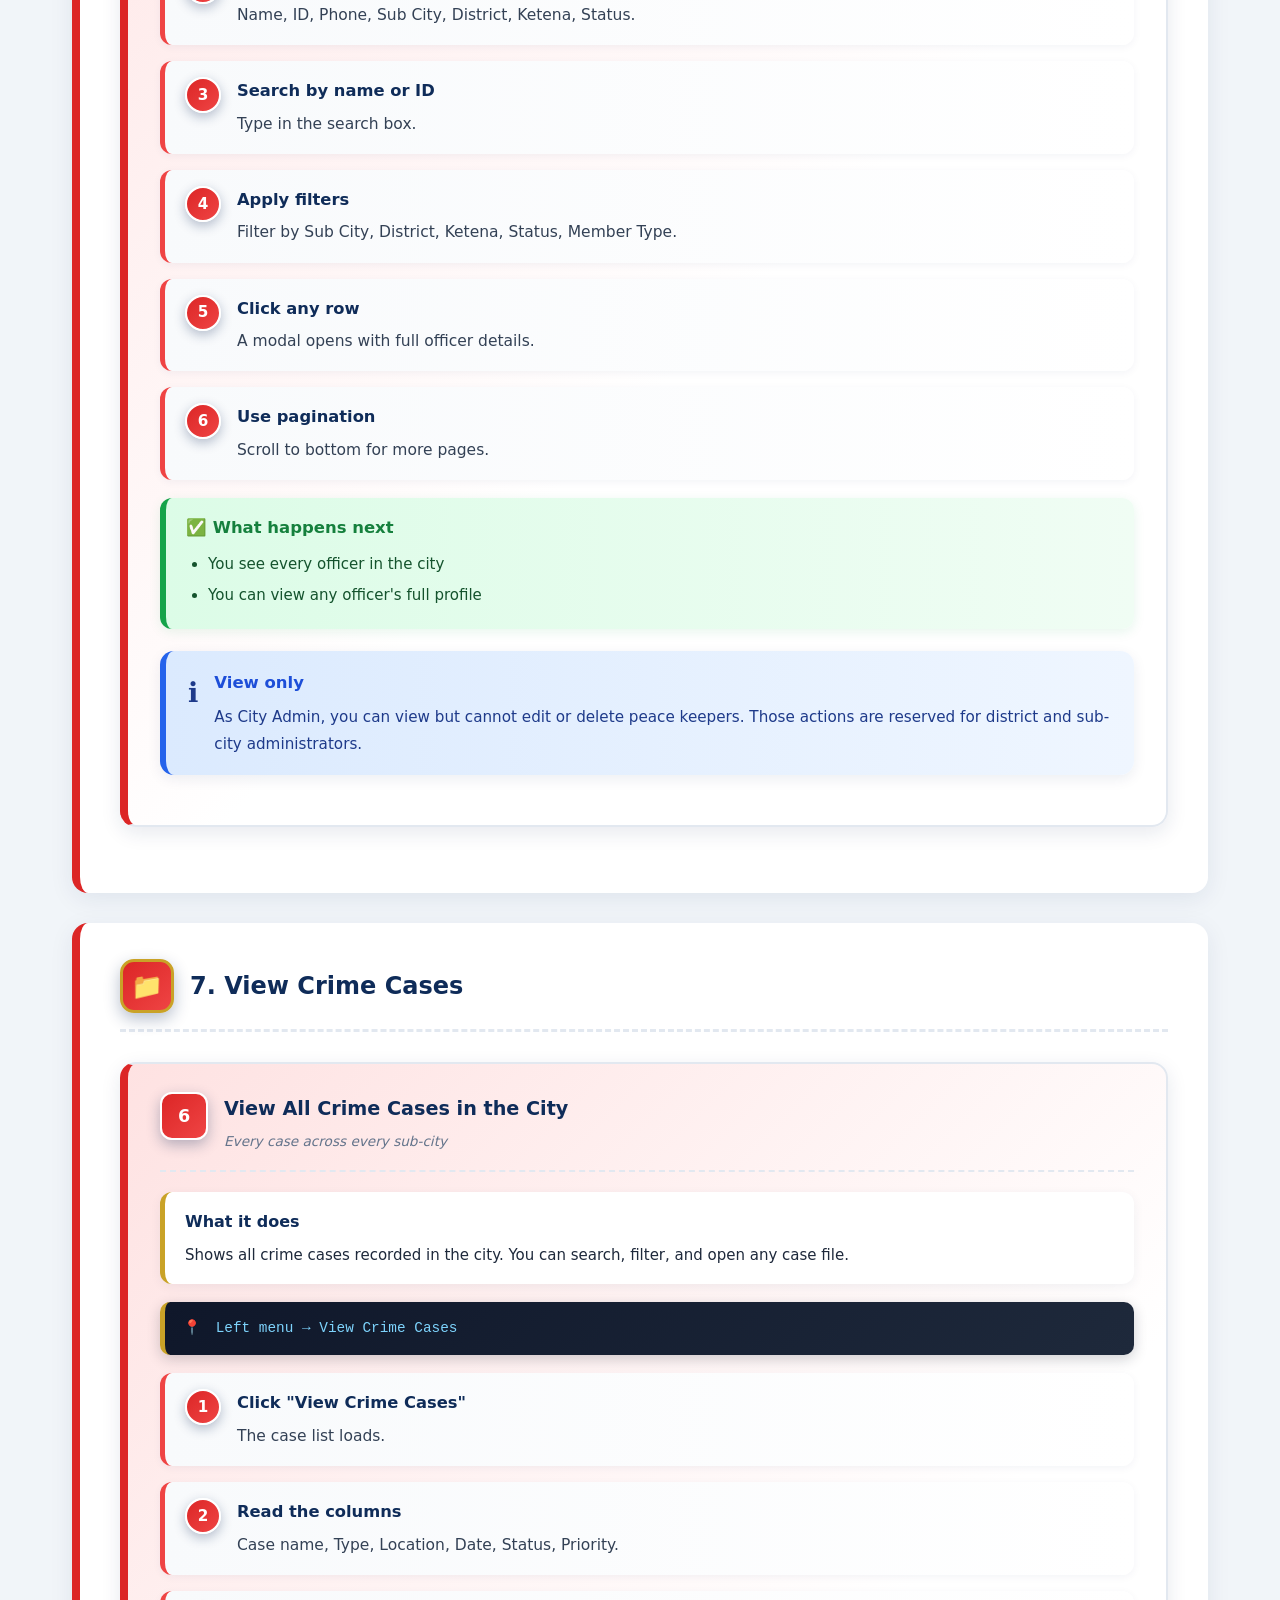
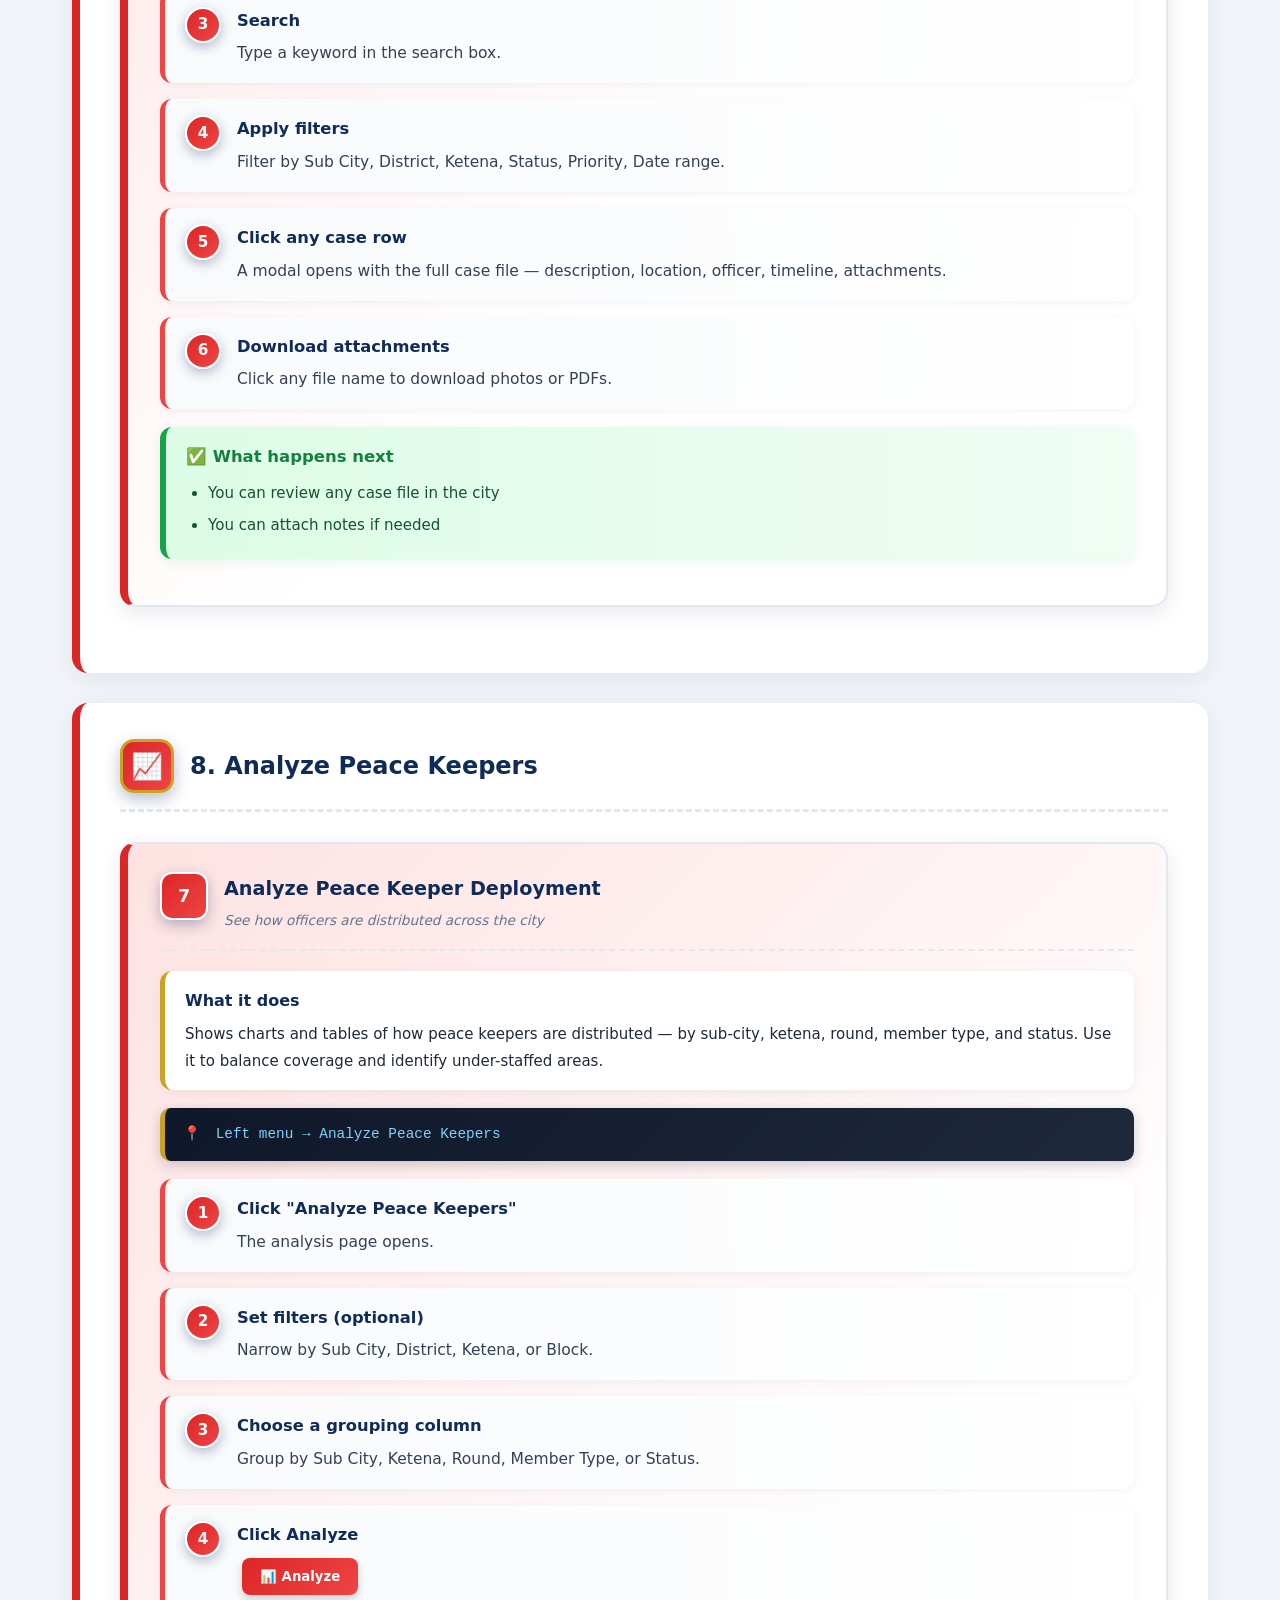
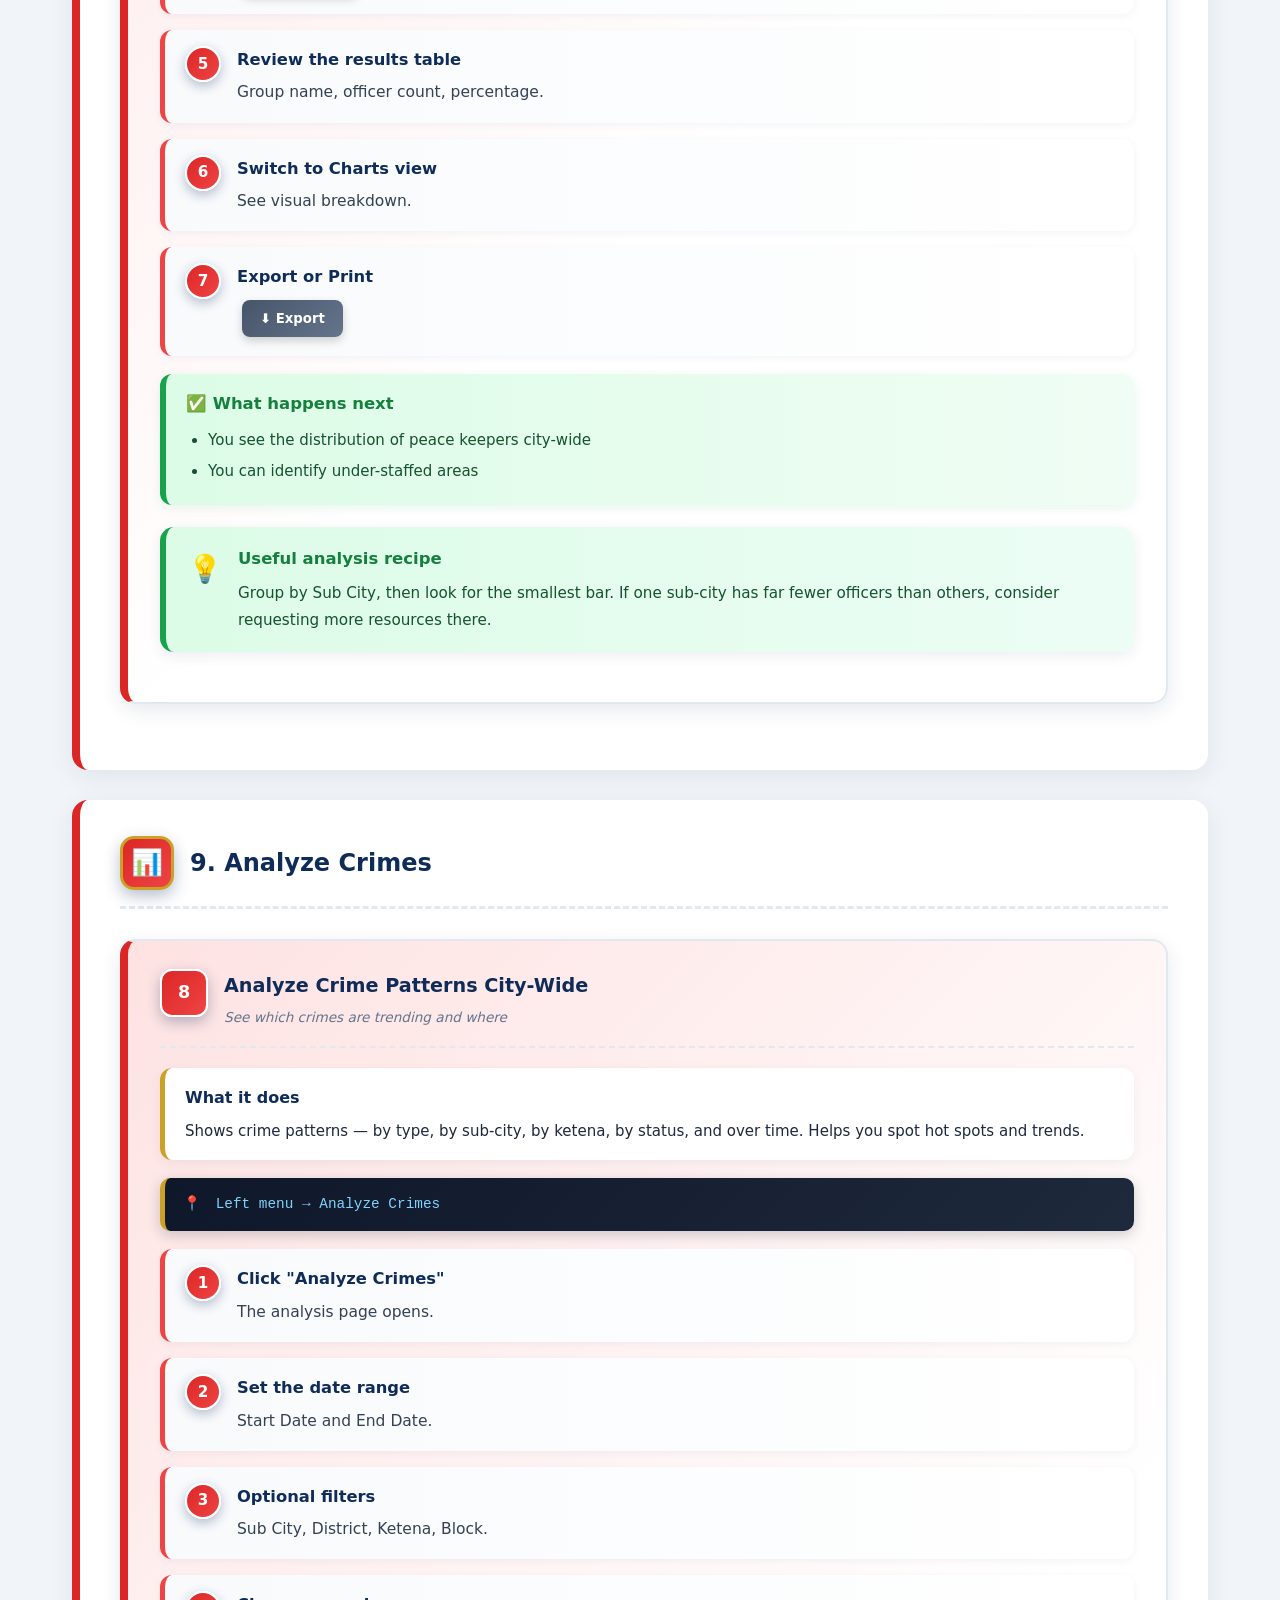
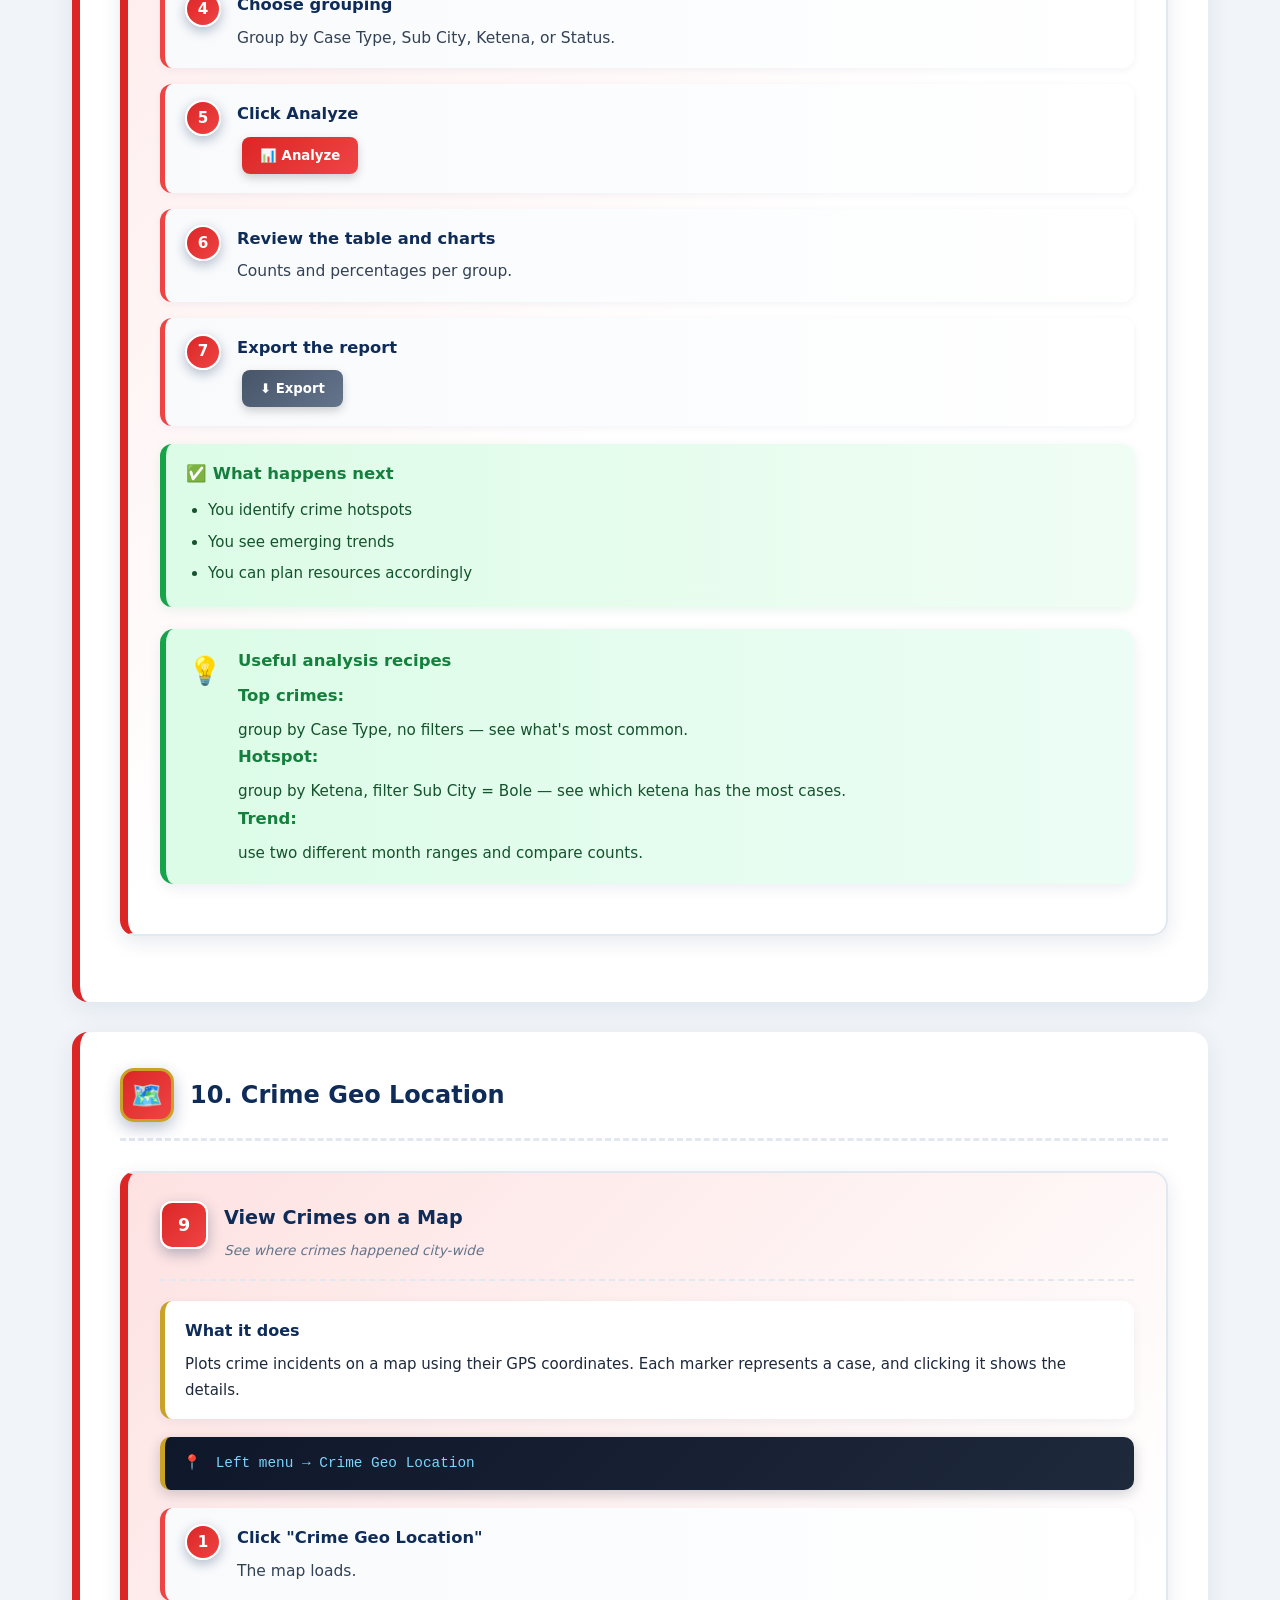
<file: city-admin-guide.html>
<!DOCTYPE html>
<html lang="en">
<head>
<meta charset="UTF-8">
<meta name="viewport" content="width=device-width, initial-scale=1.0">
<title>Peace Keepers — City Admin Guide</title>
<link rel="stylesheet" href="manual-style.css">
<style>
  :root {
    --role: #dc2626;
    --role-2: #ef4444;
    --role-light: #fee2e2;
  }
</style>
</head>
<body>

<!-- ============ TOP BAR ============ -->
<div class="top-bar">
  <div class="brand">
    <span class="seal">🛡️</span>
    <span>Peace Keepers · User Manual</span>
  </div>
  <div style="display:flex; gap:8px; align-items:center;">
    <button class="lang-toggle" onclick="translatePage('en')" title="English">🇬🇧 EN</button>
    <button class="lang-toggle" onclick="translatePage('am')" title="አማርኛ">🇪🇹 አማ</button>
    <button class="lang-toggle" onclick="translatePage('om')" title="Afaan Oromoo">🌍 OM</button>
    <button class="lang-toggle" onclick="translatePage('ti')" title="ትግርኛ">🇪🇹 ትግ</button>
    <span class="role-badge">🔴 SUPER ADMIN</span>
  </div>
</div>

<!-- Google Translate hidden container -->
<div id="google_translate_element" style="display:none;"></div>
<script type="text/javascript">
function googleTranslateElementInit() {
  new google.translate.TranslateElement({
    pageLanguage: 'en',
    includedLanguages: 'en,am,om,ti',
    autoDisplay: false
  }, 'google_translate_element');
}
function translatePage(lang) {
  const select = document.querySelector('.goog-te-combo');
  if (select) {
    select.value = lang;
    select.dispatchEvent(new Event('change'));
  }
}
</script>
<script type="text/javascript" src="//translate.google.com/translate_a/element.js?cb=googleTranslateElementInit"></script>

<!-- ============ HERO ============ -->
<header class="hero">
  <span class="seal-big">🌆</span>
  <h1>Peace Keepers — City Admin Guide</h1>
  <h2>Role-Based User Manual · Part 2 of 10</h2>
  <p class="lead">A complete step-by-step guide for the City Admin user type. You see the entire city across all sub-cities and manage SMS, certificates, and analytics at city level.</p>
  <div class="badges">
    <span class="badge gold">City Admin Guide</span>
    <span class="badge">18 Permissions</span>
    <span class="badge">Step-by-Step</span>
    <span class="badge">English</span>
  </div>
</header>

<!-- ============ SEARCH ============ -->
<div class="search-bar">
  <input type="text" id="searchInput" placeholder="🔍 Search this guide… (e.g. 'SMS', 'certificate', 'analytics')" oninput="searchManual()">
  <button onclick="clearSearch()">Clear</button>
  <span class="search-stats" id="stats"></span>
</div>

<!-- ============ TOC ============ -->
<nav class="toc">
  <h2>📖 Table of Contents — City Admin</h2>
  <ol>
    <li><a href="#about">What You Can Do as City Admin</a></li>
    <li><a href="#login">Log In to the System</a></li>
    <li><a href="#dashboard">Open the Dashboard</a></li>
    <li><a href="#update-account">Update Your Account</a></li>
    <li><a href="#change-pin">Change Your PIN</a></li>
    <li><a href="#view-pk">View Peace Keepers</a></li>
    <li><a href="#view-crimes">View Crime Cases</a></li>
    <li><a href="#analyze-peace">Analyze Peace Keepers</a></li>
    <li><a href="#analyze-crimes">Analyze Crimes</a></li>
    <li><a href="#crime-geo">Crime Geo Location</a></li>
    <li><a href="#send-sms">Send SMS</a></li>
    <li><a href="#office-com">Office Communication</a></li>
    <li><a href="#active-discussions">Active Discussions</a></li>
    <li><a href="#call-history">Call History</a></li>
    <li><a href="#request-cert">Request a Certificate</a></li>
    <li><a href="#manage-cert">Manage Certificates</a></li>
    <li><a href="#my-cert">My Certificates</a></li>
    <li><a href="#dev-support">Developer Support</a></li>
    <li><a href="#logout">How to Log Out</a></li>
  </ol>
</nav>

<main>

<!-- ============ ABOUT ============ -->
<section id="about">
  <h2><span class="icon">🌆</span>1. What You Can Do as City Admin</h2>

  <p>As <strong>City Admin</strong>, you have one of the two highest access levels in the system. You see the entire city across all sub-cities and can act on city-wide data.</p>

  <div class="callout info">
    <span class="co-icon">ℹ️</span>
    <div>
      <strong>Your scope</strong>
      You see <strong>all sub-cities</strong> at once. When you analyze crime or view peace keepers, the data covers the entire Addis Ababa city area — not just one sub-city.
    </div>
  </div>

  <h3>Your 18 Permissions</h3>

  <table style="width:100%; border-collapse:collapse; margin:16px 0; font-size:.93rem">
    <tr style="background:linear-gradient(135deg,var(--brand-dark),var(--city)); color:#fff">
      <th style="padding:12px 16px; text-align:left">#</th>
      <th style="padding:12px 16px; text-align:left">Permission</th>
      <th style="padding:12px 16px; text-align:left">What it does</th>
    </tr>
    <tr>
      <td style="padding:10px 16px; border-bottom:1px solid var(--border)">1</td>
      <td style="padding:10px 16px; border-bottom:1px solid var(--border)"><strong>Log In</strong></td>
      <td style="padding:10px 16px; border-bottom:1px solid var(--border)">Access the system</td>
    </tr>
    <tr style="background:#fafcf9">
      <td style="padding:10px 16px; border-bottom:1px solid var(--border)">2</td>
      <td style="padding:10px 16px; border-bottom:1px solid var(--border)"><strong>Dashboard</strong></td>
      <td style="padding:10px 16px; border-bottom:1px solid var(--border)">See the city-wide overview</td>
    </tr>
    <tr>
      <td style="padding:10px 16px; border-bottom:1px solid var(--border)">3</td>
      <td style="padding:10px 16px; border-bottom:1px solid var(--border)"><strong>Update Account</strong></td>
      <td style="padding:10px 16px; border-bottom:1px solid var(--border)">Edit your own profile</td>
    </tr>
    <tr style="background:#fafcf9">
      <td style="padding:10px 16px; border-bottom:1px solid var(--border)">4</td>
      <td style="padding:10px 16px; border-bottom:1px solid var(--border)"><strong>Change PIN</strong></td>
      <td style="padding:10px 16px; border-bottom:1px solid var(--border)">Update your login PIN</td>
    </tr>
    <tr>
      <td style="padding:10px 16px; border-bottom:1px solid var(--border)">5</td>
      <td style="padding:10px 16px; border-bottom:1px solid var(--border)"><strong>View Peace Keepers</strong></td>
      <td style="padding:10px 16px; border-bottom:1px solid var(--border)">See all officers in the city</td>
    </tr>
    <tr style="background:#fafcf9">
      <td style="padding:10px 16px; border-bottom:1px solid var(--border)">6</td>
      <td style="padding:10px 16px; border-bottom:1px solid var(--border)"><strong>View Crime Cases</strong></td>
      <td style="padding:10px 16px; border-bottom:1px solid var(--border)">See all cases in the city</td>
    </tr>
    <tr>
      <td style="padding:10px 16px; border-bottom:1px solid var(--border)">7</td>
      <td style="padding:10px 16px; border-bottom:1px solid var(--border)"><strong>Analyze Peace Keepers</strong></td>
      <td style="padding:10px 16px; border-bottom:1px solid var(--border)">Deployment analytics</td>
    </tr>
    <tr style="background:#fafcf9">
      <td style="padding:10px 16px; border-bottom:1px solid var(--border)">8</td>
      <td style="padding:10px 16px; border-bottom:1px solid var(--border)"><strong>Analyze Crimes</strong></td>
      <td style="padding:10px 16px; border-bottom:1px solid var(--border)">Crime pattern analytics</td>
    </tr>
    <tr>
      <td style="padding:10px 16px; border-bottom:1px solid var(--border)">9</td>
      <td style="padding:10px 16px; border-bottom:1px solid var(--border)"><strong>Crime Geo Location</strong></td>
      <td style="padding:10px 16px; border-bottom:1px solid var(--border)">View crimes on a map</td>
    </tr>
    <tr style="background:#fafcf9">
      <td style="padding:10px 16px; border-bottom:1px solid var(--border)">10</td>
      <td style="padding:10px 16px; border-bottom:1px solid var(--border)"><strong>Send SMS</strong></td>
      <td style="padding:10px 16px; border-bottom:1px solid var(--border)">Send city-wide messages</td>
    </tr>
    <tr>
      <td style="padding:10px 16px; border-bottom:1px solid var(--border)">11</td>
      <td style="padding:10px 16px; border-bottom:1px solid var(--border)"><strong>Office Communication</strong></td>
      <td style="padding:10px 16px; border-bottom:1px solid var(--border)">Internal messages</td>
    </tr>
    <tr style="background:#fafcf9">
      <td style="padding:10px 16px; border-bottom:1px solid var(--border)">12</td>
      <td style="padding:10px 16px; border-bottom:1px solid var(--border)"><strong>Active Discussions</strong></td>
      <td style="padding:10px 16px; border-bottom:1px solid var(--border)">Join live discussions</td>
    </tr>
    <tr>
      <td style="padding:10px 16px; border-bottom:1px solid var(--border)">13</td>
      <td style="padding:10px 16px; border-bottom:1px solid var(--border)"><strong>Call History</strong></td>
      <td style="padding:10px 16px; border-bottom:1px solid var(--border)">See past discussions</td>
    </tr>
    <tr style="background:#fafcf9">
      <td style="padding:10px 16px; border-bottom:1px solid var(--border)">14</td>
      <td style="padding:10px 16px; border-bottom:1px solid var(--border)"><strong>Request Certificate</strong></td>
      <td style="padding:10px 16px; border-bottom:1px solid var(--border)">Request a certificate</td>
    </tr>
    <tr>
      <td style="padding:10px 16px; border-bottom:1px solid var(--border)">15</td>
      <td style="padding:10px 16px; border-bottom:1px solid var(--border)"><strong>Manage Certificates</strong></td>
      <td style="padding:10px 16px; border-bottom:1px solid var(--border)">Approve/reject certificate requests</td>
    </tr>
    <tr style="background:#fafcf9">
      <td style="padding:10px 16px; border-bottom:1px solid var(--border)">16</td>
      <td style="padding:10px 16px; border-bottom:1px solid var(--border)"><strong>My Certificates</strong></td>
      <td style="padding:10px 16px; border-bottom:1px solid var(--border)">See your own certificate requests</td>
    </tr>
    <tr>
      <td style="padding:10px 16px; border-bottom:1px solid var(--border)">17</td>
      <td style="padding:10px 16px; border-bottom:1px solid var(--border)"><strong>Developer Support</strong></td>
      <td style="padding:10px 16px; border-bottom:1px solid var(--border)">Contact support</td>
    </tr>
    <tr style="background:#fafcf9">
      <td style="padding:10px 16px">18</td>
      <td style="padding:10px 16px"><strong>Log Out</strong></td>
      <td style="padding:10px 16px">End your session</td>
    </tr>
  </table>

  <div class="callout warn">
    <span class="co-icon">⚠️</span>
    <div>
      <strong>What you cannot do (unlike Super Admin)</strong>
      You cannot manage users, restore backups, or change system settings. Those are Super Admin-only permissions.
    </div>
  </div>
</section>

<!-- ============ 1. LOGIN ============ -->
<section id="login">
  <h2><span class="icon">🔐</span>2. Log In to the System</h2>

  <div class="permission">
    <div class="perm-header">
      <div class="perm-num">1</div>
      <div>
        <div class="perm-title">Log In</div>
        <div class="perm-sub">Required for every session</div>
      </div>
    </div>

    <div class="info-block">
      <strong>What it does</strong>
      Opens the system with your City Admin identity so you can access city-wide data and tools.
    </div>

    <div class="info-block">
      <strong>Before you start</strong>
      <ul>
        <li>Your username (given by the Super Admin)</li>
        <li>Your PIN (6+ digits)</li>
        <li>A modern browser and internet connection</li>
      </ul>
    </div>

    <div class="menu-path">https://www.aapskeeper.gov.et</div>

    <ol class="steps">
      <li><span class="step-badge">1</span><div class="step-text"><strong>Open your browser</strong>Launch Chrome, Edge, Firefox, or Safari.</div></li>
      <li><span class="step-badge">2</span><div class="step-text"><strong>Go to the login page</strong>Type <code>www.aapskeeper.gov.et</code> and press Enter.</div></li>
      <li><span class="step-badge">3</span><div class="step-text"><strong>Click the Username field</strong>A cursor appears.</div></li>
      <li><span class="step-badge">4</span><div class="step-text"><strong>Type your username</strong>Exactly as given by the Super Admin.</div></li>
      <li><span class="step-badge">5</span><div class="step-text"><strong>Click the PIN field</strong></div></li>
      <li><span class="step-badge">6</span><div class="step-text"><strong>Type your PIN</strong>Each digit shows as a dot.</div></li>
      <li><span class="step-badge">7</span><div class="step-text"><strong>Click Login</strong><span class="btn-mock primary">➜ Login</span></div></li>
      <li><span class="step-badge">8</span><div class="step-text"><strong>Wait for the dashboard</strong>Loads in 2–5 seconds.</div></li>
    </ol>

    <div class="outcome">
      <strong>✅ What happens next</strong>
      <ul>
        <li>You land on the Dashboard</li>
        <li>The left menu shows City Admin options</li>
        <li>Your name appears top-right</li>
      </ul>
    </div>

    <div class="troubleshoot">
      <strong>🚨 If something goes wrong</strong>
      <ul>
        <li><code>"Invalid username or PIN"</code> → Check spelling and caps</li>
        <li><code>"Account locked"</code> → Wait 15 minutes</li>
        <li>Page won't load → Refresh (F5), try another browser</li>
      </ul>
    </div>
  </div>
</section>

<!-- ============ 2. DASHBOARD ============ -->
<section id="dashboard">
  <h2><span class="icon">📊</span>3. Open the Dashboard</h2>

  <div class="permission">
    <div class="perm-header">
      <div class="perm-num">2</div>
      <div>
        <div class="perm-title">View the City Admin Dashboard</div>
        <div class="perm-sub">Your home page with city-wide summary</div>
      </div>
    </div>

    <div class="info-block">
      <strong>What it does</strong>
      Shows a city-wide overview — total peace keepers in the whole city, all crime cases, pending items, and system status.
    </div>

    <ol class="steps">
      <li><span class="step-badge">1</span><div class="step-text"><strong>Log in</strong>Follow the previous section.</div></li>
      <li><span class="step-badge">2</span><div class="step-text"><strong>You land on Dashboard</strong>No click needed.</div></li>
      <li><span class="step-badge">3</span><div class="step-text"><strong>Read the stat cards</strong>Total Peace Keepers, Total Cases, Pending Items, System Status.</div></li>
      <li><span class="step-badge">4</span><div class="step-text"><strong>Note the location label</strong>It shows <em>"All Sub-Cities"</em> — your view is city-wide.</div></li>
      <li><span class="step-badge">5</span><div class="step-text"><strong>Click any card</strong>Drills into details.</div></li>
    </ol>

    <div class="outcome">
      <strong>✅ What happens next</strong>
      <ul>
        <li>You see the total picture across the city</li>
        <li>Any sub-page is one click away</li>
      </ul>
    </div>
  </div>
</section>

<!-- ============ 3. UPDATE ACCOUNT ============ -->
<section id="update-account">
  <h2><span class="icon">⚙️</span>4. Update Your Account</h2>

  <div class="permission">
    <div class="perm-header">
      <div class="perm-num">3</div>
      <div>
        <div class="perm-title">Update Your Personal Information</div>
        <div class="perm-sub">Your name, photo, phone, email</div>
      </div>
    </div>

    <div class="info-block">
      <strong>What it does</strong>
      Lets you update your own profile — name, photo, date of birth, phone, email, department, responsibility.
    </div>

    <div class="menu-path">Left menu → Update Account</div>

    <ol class="steps">
      <li><span class="step-badge">1</span><div class="step-text"><strong>Click "Update Account"</strong>The Account page opens.</div></li>
      <li><span class="step-badge">2</span><div class="step-text"><strong>Review prefilled fields</strong>Your current details are shown.</div></li>
      <li><span class="step-badge">3</span><div class="step-text"><strong>Change what you need</strong>Editable: Full Name, Gender, DOB, Birth Place, Phone, Email, Department, Responsibility.</div></li>
      <li><span class="step-badge">4</span><div class="step-text"><strong>Upload a new photo (optional)</strong><span class="btn-mock gray">📎 Choose File</span> — JPG or PNG, max 5 MB.</div></li>
      <li><span class="step-badge">5</span><div class="step-text"><strong>Click Save</strong><span class="btn-mock success">✓ Save Changes</span></div></li>
    </ol>

    <div class="outcome">
      <strong>✅ What happens next</strong>
      <ul>
        <li>Your new details appear everywhere</li>
        <li>The change is logged in Activity Management</li>
      </ul>
    </div>

    <div class="mistakes">
      <strong>⚠️ Common mistakes to avoid</strong>
      <ul>
        <li>Changing phone without updating emergency contacts</li>
        <li>Photo larger than 5 MB</li>
        <li>Special characters in phone number (only digits)</li>
      </ul>
    </div>
  </div>
</section>

<!-- ============ 4. CHANGE PIN ============ -->
<section id="change-pin">
  <h2><span class="icon">🔑</span>5. Change Your PIN</h2>

  <div class="permission">
    <div class="perm-header">
      <div class="perm-num">4</div>
      <div>
        <div class="perm-title">Change Your PIN</div>
        <div class="perm-sub">Recommended every 3 months</div>
      </div>
    </div>

    <div class="menu-path">Left menu → Update Account → Change PIN section</div>

    <ol class="steps">
      <li><span class="step-badge">1</span><div class="step-text"><strong>Open Update Account</strong></div></li>
      <li><span class="step-badge">2</span><div class="step-text"><strong>Scroll to the Change PIN section</strong>Look for Previous PIN, New PIN, Confirm PIN.</div></li>
      <li><span class="step-badge">3</span><div class="step-text"><strong>Type your current PIN</strong>Proves it's really you.</div></li>
      <li><span class="step-badge">4</span><div class="step-text"><strong>Type the new PIN</strong>At least 6 digits. No 123456.</div></li>
      <li><span class="step-badge">5</span><div class="step-text"><strong>Retype in Confirm PIN</strong>Must match exactly.</div></li>
      <li><span class="step-badge">6</span><div class="step-text"><strong>Click Save</strong><span class="btn-mock success">✓ Save</span></div></li>
      <li><span class="step-badge">7</span><div class="step-text"><strong>Log out and log back in</strong>Confirms the change worked.</div></li>
    </ol>

    <div class="troubleshoot">
      <strong>🚨 If something goes wrong</strong>
      <ul>
        <li><code>"Previous PIN incorrect"</code> → Try again carefully</li>
        <li><code>"PIN too short"</code> → At least 6 digits</li>
        <li>Forgot current PIN → Use "Forgot PIN" on the login page</li>
      </ul>
    </div>
  </div>
</section>

<!-- ============ 5. VIEW PEACE KEEPERS ============ -->
<section id="view-pk">
  <h2><span class="icon">👮</span>6. View Peace Keepers</h2>

  <div class="permission">
    <div class="perm-header">
      <div class="perm-num">5</div>
      <div>
        <div class="perm-title">View All Peace Keepers in the City</div>
        <div class="perm-sub">Every officer across every sub-city</div>
      </div>
    </div>

    <div class="info-block">
      <strong>What it does</strong>
      Shows all peace keepers registered in the entire city — not just one sub-city. You can search, filter, and view any officer's details.
    </div>

    <div class="menu-path">Left menu → View Peace Keepers</div>

    <ol class="steps">
      <li><span class="step-badge">1</span><div class="step-text"><strong>Click "View Peace Keepers"</strong>The full list loads.</div></li>
      <li><span class="step-badge">2</span><div class="step-text"><strong>Read the columns</strong>Name, ID, Phone, Sub City, District, Ketena, Status.</div></li>
      <li><span class="step-badge">3</span><div class="step-text"><strong>Search by name or ID</strong>Type in the search box.</div></li>
      <li><span class="step-badge">4</span><div class="step-text"><strong>Apply filters</strong>Filter by Sub City, District, Ketena, Status, Member Type.</div></li>
      <li><span class="step-badge">5</span><div class="step-text"><strong>Click any row</strong>A modal opens with full officer details.</div></li>
      <li><span class="step-badge">6</span><div class="step-text"><strong>Use pagination</strong>Scroll to bottom for more pages.</div></li>
    </ol>

    <div class="outcome">
      <strong>✅ What happens next</strong>
      <ul>
        <li>You see every officer in the city</li>
        <li>You can view any officer's full profile</li>
      </ul>
    </div>

    <div class="callout info">
      <span class="co-icon">ℹ️</span>
      <div>
        <strong>View only</strong>
        As City Admin, you can view but cannot edit or delete peace keepers. Those actions are reserved for district and sub-city administrators.
      </div>
    </div>
  </div>
</section>

<!-- ============ 6. VIEW CRIMES ============ -->
<section id="view-crimes">
  <h2><span class="icon">📁</span>7. View Crime Cases</h2>

  <div class="permission">
    <div class="perm-header">
      <div class="perm-num">6</div>
      <div>
        <div class="perm-title">View All Crime Cases in the City</div>
        <div class="perm-sub">Every case across every sub-city</div>
      </div>
    </div>

    <div class="info-block">
      <strong>What it does</strong>
      Shows all crime cases recorded in the city. You can search, filter, and open any case file.
    </div>

    <div class="menu-path">Left menu → View Crime Cases</div>

    <ol class="steps">
      <li><span class="step-badge">1</span><div class="step-text"><strong>Click "View Crime Cases"</strong>The case list loads.</div></li>
      <li><span class="step-badge">2</span><div class="step-text"><strong>Read the columns</strong>Case name, Type, Location, Date, Status, Priority.</div></li>
      <li><span class="step-badge">3</span><div class="step-text"><strong>Search</strong>Type a keyword in the search box.</div></li>
      <li><span class="step-badge">4</span><div class="step-text"><strong>Apply filters</strong>Filter by Sub City, District, Ketena, Status, Priority, Date range.</div></li>
      <li><span class="step-badge">5</span><div class="step-text"><strong>Click any case row</strong>A modal opens with the full case file — description, location, officer, timeline, attachments.</div></li>
      <li><span class="step-badge">6</span><div class="step-text"><strong>Download attachments</strong>Click any file name to download photos or PDFs.</div></li>
    </ol>

    <div class="outcome">
      <strong>✅ What happens next</strong>
      <ul>
        <li>You can review any case file in the city</li>
        <li>You can attach notes if needed</li>
      </ul>
    </div>
  </div>
</section>

<!-- ============ 7. ANALYZE PEACE ============ -->
<section id="analyze-peace">
  <h2><span class="icon">📈</span>8. Analyze Peace Keepers</h2>

  <div class="permission">
    <div class="perm-header">
      <div class="perm-num">7</div>
      <div>
        <div class="perm-title">Analyze Peace Keeper Deployment</div>
        <div class="perm-sub">See how officers are distributed across the city</div>
      </div>
    </div>

    <div class="info-block">
      <strong>What it does</strong>
      Shows charts and tables of how peace keepers are distributed — by sub-city, ketena, round, member type, and status. Use it to balance coverage and identify under-staffed areas.
    </div>

    <div class="menu-path">Left menu → Analyze Peace Keepers</div>

    <ol class="steps">
      <li><span class="step-badge">1</span><div class="step-text"><strong>Click "Analyze Peace Keepers"</strong>The analysis page opens.</div></li>
      <li><span class="step-badge">2</span><div class="step-text"><strong>Set filters (optional)</strong>Narrow by Sub City, District, Ketena, or Block.</div></li>
      <li><span class="step-badge">3</span><div class="step-text"><strong>Choose a grouping column</strong>Group by Sub City, Ketena, Round, Member Type, or Status.</div></li>
      <li><span class="step-badge">4</span><div class="step-text"><strong>Click Analyze</strong><span class="btn-mock primary">📊 Analyze</span></div></li>
      <li><span class="step-badge">5</span><div class="step-text"><strong>Review the results table</strong>Group name, officer count, percentage.</div></li>
      <li><span class="step-badge">6</span><div class="step-text"><strong>Switch to Charts view</strong>See visual breakdown.</div></li>
      <li><span class="step-badge">7</span><div class="step-text"><strong>Export or Print</strong><span class="btn-mock gray">⬇️ Export</span></div></li>
    </ol>

    <div class="outcome">
      <strong>✅ What happens next</strong>
      <ul>
        <li>You see the distribution of peace keepers city-wide</li>
        <li>You can identify under-staffed areas</li>
      </ul>
    </div>

    <div class="callout tip">
      <span class="co-icon">💡</span>
      <div>
        <strong>Useful analysis recipe</strong>
        Group by Sub City, then look for the smallest bar. If one sub-city has far fewer officers than others, consider requesting more resources there.
      </div>
    </div>
  </div>
</section>

<!-- ============ 8. ANALYZE CRIMES ============ -->
<section id="analyze-crimes">
  <h2><span class="icon">📊</span>9. Analyze Crimes</h2>

  <div class="permission">
    <div class="perm-header">
      <div class="perm-num">8</div>
      <div>
        <div class="perm-title">Analyze Crime Patterns City-Wide</div>
        <div class="perm-sub">See which crimes are trending and where</div>
      </div>
    </div>

    <div class="info-block">
      <strong>What it does</strong>
      Shows crime patterns — by type, by sub-city, by ketena, by status, and over time. Helps you spot hot spots and trends.
    </div>

    <div class="menu-path">Left menu → Analyze Crimes</div>

    <ol class="steps">
      <li><span class="step-badge">1</span><div class="step-text"><strong>Click "Analyze Crimes"</strong>The analysis page opens.</div></li>
      <li><span class="step-badge">2</span><div class="step-text"><strong>Set the date range</strong>Start Date and End Date.</div></li>
      <li><span class="step-badge">3</span><div class="step-text"><strong>Optional filters</strong>Sub City, District, Ketena, Block.</div></li>
      <li><span class="step-badge">4</span><div class="step-text"><strong>Choose grouping</strong>Group by Case Type, Sub City, Ketena, or Status.</div></li>
      <li><span class="step-badge">5</span><div class="step-text"><strong>Click Analyze</strong><span class="btn-mock primary">📊 Analyze</span></div></li>
      <li><span class="step-badge">6</span><div class="step-text"><strong>Review the table and charts</strong>Counts and percentages per group.</div></li>
      <li><span class="step-badge">7</span><div class="step-text"><strong>Export the report</strong><span class="btn-mock gray">⬇️ Export</span></div></li>
    </ol>

    <div class="outcome">
      <strong>✅ What happens next</strong>
      <ul>
        <li>You identify crime hotspots</li>
        <li>You see emerging trends</li>
        <li>You can plan resources accordingly</li>
      </ul>
    </div>

    <div class="callout tip">
      <span class="co-icon">💡</span>
      <div>
        <strong>Useful analysis recipes</strong>
        <strong>Top crimes:</strong> group by Case Type, no filters — see what's most common.<br>
        <strong>Hotspot:</strong> group by Ketena, filter Sub City = Bole — see which ketena has the most cases.<br>
        <strong>Trend:</strong> use two different month ranges and compare counts.
      </div>
    </div>
  </div>
</section>

<!-- ============ 9. CRIME GEO ============ -->
<section id="crime-geo">
  <h2><span class="icon">🗺️</span>10. Crime Geo Location</h2>

  <div class="permission">
    <div class="perm-header">
      <div class="perm-num">9</div>
      <div>
        <div class="perm-title">View Crimes on a Map</div>
        <div class="perm-sub">See where crimes happened city-wide</div>
      </div>
    </div>

    <div class="info-block">
      <strong>What it does</strong>
      Plots crime incidents on a map using their GPS coordinates. Each marker represents a case, and clicking it shows the details.
    </div>

    <div class="menu-path">Left menu → Crime Geo Location</div>

    <ol class="steps">
      <li><span class="step-badge">1</span><div class="step-text"><strong>Click "Crime Geo Location"</strong>The map loads.</div></li>
      <li><span class="step-badge">2</span><div class="step-text"><strong>Wait for markers to appear</strong>Each case with GPS coordinates shows as a pin.</div></li>
      <li><span class="step-badge">3</span><div class="step-text"><strong>Filter the map (optional)</strong>Filter by date range, Sub City, District, Status.</div></li>
      <li><span class="step-badge">4</span><div class="step-text"><strong>Zoom in or out</strong>Use the + / − buttons or scroll wheel.</div></li>
      <li><span class="step-badge">5</span><div class="step-text"><strong>Click any marker</strong>A popup shows the case name, date, and status.</div></li>
      <li><span class="step-badge">6</span><div class="step-text"><strong>Click "View Details"</strong>Opens the full case file.</div></li>
    </ol>

    <div class="outcome">
      <strong>✅ What happens next</strong>
      <ul>
        <li>You see the geographic distribution of crime</li>
        <li>You can spot clusters and hotspots visually</li>
      </ul>
    </div>

    <div class="callout warn">
      <span class="co-icon">⚠️</span>
      <div>
        <strong>Cases without GPS don't appear</strong>
        Only cases that were registered with GPS coordinates show on the map. Cases without GPS are still in the case list but not on the map.
      </div>
    </div>
  </div>
</section>

<!-- ============ 10. SEND SMS ============ -->
<section id="send-sms">
  <h2><span class="icon">💬</span>11. Send SMS</h2>

  <div class="permission">
    <div class="perm-header">
      <div class="perm-num">10</div>
      <div>
        <div class="perm-title">Send an SMS to Peace Keepers</div>
        <div class="perm-sub">City-wide mass messaging</div>
      </div>
    </div>

    <div class="info-block">
      <strong>What it does</strong>
      Sends an SMS to selected peace keepers or groups. As City Admin, you can send to the entire city or a specific sub-city.
    </div>

    <div class="info-block">
      <strong>Before you start</strong>
      <ul>
        <li>The message text (max 160 characters per SMS)</li>
        <li>Recipients — all officers, one sub-city, or individuals</li>
        <li>A short subject line</li>
      </ul>
    </div>

    <div class="menu-path">Left menu → Send SMS</div>

    <ol class="steps">
      <li><span class="step-badge">1</span><div class="step-text"><strong>Click "Send SMS"</strong>The SMS composer opens.</div></li>
      <li><span class="step-badge">2</span><div class="step-text"><strong>Choose recipients</strong>All Peace Keepers / Filter by Sub City / Individual search.</div></li>
      <li><span class="step-badge">3</span><div class="step-text"><strong>Tick the checkboxes</strong>Or click "Select All".</div></li>
      <li><span class="step-badge">4</span><div class="step-text"><strong>Type a subject</strong>Short title, e.g. "Monday meeting".</div></li>
      <li><span class="step-badge">5</span><div class="step-text"><strong>Type the message</strong>Under 160 characters.</div></li>
      <li><span class="step-badge">6</span><div class="step-text"><strong>Choose SMS type</strong>Alert / Schedule / Announcement / Emergency.</div></li>
      <li><span class="step-badge">7</span><div class="step-text"><strong>Choose sender type</strong>Default or Name-Based.</div></li>
      <li><span class="step-badge">8</span><div class="step-text"><strong>Set end date (if scheduled)</strong>Format dd/mm/yyyy.</div></li>
      <li><span class="step-badge">9</span><div class="step-text"><strong>Attach a file (optional)</strong><span class="btn-mock gray">📎 Attach</span></div></li>
      <li><span class="step-badge">10</span><div class="step-text"><strong>Click "Send to Approval"</strong><span class="btn-mock primary">📤 Send to Approval</span></div></li>
      <li><span class="step-badge">11</span><div class="step-text"><strong>Confirm it's in the approval queue</strong>You'll see it listed with a "Pending" status.</div></li>
    </ol>

    <div class="outcome">
      <strong>✅ What happens next</strong>
      <ul>
        <li>The message appears in the approval queue</li>
        <li>A supervisor approves it</li>
        <li>Once approved, it sends automatically</li>
      </ul>
    </div>

    <div class="mistakes">
      <strong>⚠️ Common mistakes to avoid</strong>
      <ul>
        <li>Sending to "All" when you meant one sub-city</li>
        <li>Message over 160 characters (becomes multiple SMS)</li>
        <li>No subject — hard to find later</li>
      </ul>
    </div>

    <div class="callout tip">
      <span class="co-icon">💡</span>
      <div>
        <strong>Can't send directly?</strong>
        As City Admin, you can approve SMS as well — but the standard flow is to send to approval first so a supervisor can double-check before it goes out.
      </div>
    </div>
  </div>
</section>

<!-- ============ 11. OFFICE COMM ============ -->
<section id="office-com">
  <h2><span class="icon">✉️</span>12. Office Communication</h2>

  <div class="permission">
    <div class="perm-header">
      <div class="perm-num">11</div>
      <div>
        <div class="perm-title">Send Internal Messages</div>
        <div class="perm-sub">One-to-one messaging inside the system</div>
      </div>
    </div>

    <div class="info-block">
      <strong>What it does</strong>
      Lets you send messages to other system users. Unlike SMS (which goes to phones), internal messages stay inside the Peace Keepers system.
    </div>

    <div class="menu-path">Left menu → Office Communication</div>

    <ol class="steps">
      <li><span class="step-badge">1</span><div class="step-text"><strong>Click "Office Communication"</strong>Your Inbox opens.</div></li>
      <li><span class="step-badge">2</span><div class="step-text"><strong>Click Compose</strong><span class="btn-mock primary">➕ Compose</span></div></li>
      <li><span class="step-badge">3</span><div class="step-text"><strong>Choose the recipient</strong>Search by name or username.</div></li>
      <li><span class="step-badge">4</span><div class="step-text"><strong>Type a subject</strong>Short title.</div></li>
      <li><span class="step-badge">5</span><div class="step-text"><strong>Type the message</strong></div></li>
      <li><span class="step-badge">6</span><div class="step-text"><strong>Attach a file (optional)</strong><span class="btn-mock gray">📎 Attach</span></div></li>
      <li><span class="step-badge">7</span><div class="step-text"><strong>Click Send</strong><span class="btn-mock success">✓ Send</span></div></li>
    </ol>

    <div class="outcome">
      <strong>✅ What happens next</strong>
      <ul>
        <li>Recipient gets a notification on their bell icon</li>
        <li>Message appears in their Inbox</li>
      </ul>
    </div>
  </div>

  <div class="permission">
    <div class="perm-header">
      <div class="perm-num">12</div>
      <div>
        <div class="perm-title">Read &amp; Reply to Messages</div>
        <div class="perm-sub">Keep up with your inbox</div>
      </div>
    </div>

    <ol class="steps">
      <li><span class="step-badge">1</span><div class="step-text"><strong>Open Office Communication</strong>Your Inbox loads.</div></li>
      <li><span class="step-badge">2</span><div class="step-text"><strong>Click any message</strong>Full message opens.</div></li>
      <li><span class="step-badge">3</span><div class="step-text"><strong>Read and Reply</strong><span class="btn-mock primary">↩ Reply</span></div></li>
      <li><span class="step-badge">4</span><div class="step-text"><strong>Type and click Send</strong></div></li>
      <li><span class="step-badge">5</span><div class="step-text"><strong>Optional: Delete a message</strong><span class="btn-mock danger">🗑️ Delete</span></div></li>
    </ol>
  </div>
</section>

<!-- ============ 12. ACTIVE DISCUSSIONS ============ -->
<section id="active-discussions">
  <h2><span class="icon">💬</span>13. Active Discussions</h2>

  <div class="permission">
    <div class="perm-header">
      <div class="perm-num">13</div>
      <div>
        <div class="perm-title">Join Live Discussions</div>
        <div class="perm-sub">Voice or text discussions in real time</div>
      </div>
    </div>

    <div class="info-block">
      <strong>What it does</strong>
      Shows active discussions happening right now. You can join, listen, and contribute. Discussions are recorded in Call History afterward.
    </div>

    <div class="menu-path">Left menu → Active Discussions</div>

    <ol class="steps">
      <li><span class="step-badge">1</span><div class="step-text"><strong>Click "Active Discussions"</strong>See the list of live discussions.</div></li>
      <li><span class="step-badge">2</span><div class="step-text"><strong>Read the details</strong>Topic, participants, start time.</div></li>
      <li><span class="step-badge">3</span><div class="step-text"><strong>Click "Join"</strong><span class="btn-mock primary">📞 Join</span></div></li>
      <li><span class="step-badge">4</span><div class="step-text"><strong>Allow microphone access</strong>If prompted, click "Allow".</div></li>
      <li><span class="step-badge">5</span><div class="step-text"><strong>Participate in the discussion</strong>Speak or type as allowed.</div></li>
      <li><span class="step-badge">6</span><div class="step-text"><strong>Leave when done</strong>Click "Leave" or close the window.</div></li>
      <li><span class="step-badge">7</span><div class="step-text"><strong>OR start a new discussion</strong><span class="btn-mock primary">➕ Start Discussion</span></div></li>
    </ol>

    <div class="outcome">
      <strong>✅ What happens next</strong>
      <ul>
        <li>You participate in real-time communication</li>
        <li>The discussion is logged in Call History</li>
      </ul>
    </div>

    <div class="mistakes">
      <strong>⚠️ Common mistakes to avoid</strong>
      <ul>
        <li>Joining without being invited to a private call</li>
        <li>Background noise when joining — mute when not speaking</li>
      </ul>
    </div>
  </div>
</section>

<!-- ============ 13. CALL HISTORY ============ -->
<section id="call-history">
  <h2><span class="icon">📞</span>14. Call History</h2>

  <div class="permission">
    <div class="perm-header">
      <div class="perm-num">14</div>
      <div>
        <div class="perm-title">View Call History</div>
        <div class="perm-sub">Review past discussions</div>
      </div>
    </div>

    <div class="info-block">
      <strong>What it does</strong>
      Shows every past discussion — when it happened, who participated, how long it lasted, and the topic.
    </div>

    <div class="menu-path">Left menu → Call History</div>

    <ol class="steps">
      <li><span class="step-badge">1</span><div class="step-text"><strong>Click "Call History"</strong>The history list loads.</div></li>
      <li><span class="step-badge">2</span><div class="step-text"><strong>Read the columns</strong>Date, Time, Duration, Participants, Topic, Status.</div></li>
      <li><span class="step-badge">3</span><div class="step-text"><strong>Filter by status</strong>Active / Ended / Missed.</div></li>
      <li><span class="step-badge">4</span><div class="step-text"><strong>Search by name or topic</strong>Find a specific discussion.</div></li>
      <li><span class="step-badge">5</span><div class="step-text"><strong>Click any row</strong>See full details — start/end time, GPS locations, participant list, attachments.</div></li>
    </ol>

    <div class="outcome">
      <strong>✅ What happens next</strong>
      <ul>
        <li>You can audit any past discussion</li>
        <li>You have a record of who said what and when</li>
      </ul>
    </div>
  </div>
</section>

<!-- ============ 14. REQUEST CERT ============ -->
<section id="request-cert">
  <h2><span class="icon">📜</span>15. Request a Certificate</h2>

  <div class="permission">
    <div class="perm-header">
      <div class="perm-num">15</div>
      <div>
        <div class="perm-title">Request a Certificate</div>
        <div class="perm-sub">For yourself or on behalf of someone</div>
      </div>
    </div>

    <div class="info-block">
      <strong>What it does</strong>
      Submits a certificate request to the system. The request goes through an approval flow and, once approved, can be printed.
    </div>

    <div class="menu-path">Left menu → Request Certificate</div>

    <ol class="steps">
      <li><span class="step-badge">1</span><div class="step-text"><strong>Click "Request Certificate"</strong>The request form opens.</div></li>
      <li><span class="step-badge">2</span><div class="step-text"><strong>Type the recipient's name</strong>Usually your own name.</div></li>
      <li><span class="step-badge">3</span><div class="step-text"><strong>Type the role/position</strong>For example "City Administrator".</div></li>
      <li><span class="step-badge">4</span><div class="step-text"><strong>Select Sub City and District</strong>Your area.</div></li>
      <li><span class="step-badge">5</span><div class="step-text"><strong>Choose certificate type</strong>Good Conduct / Residence / Service.</div></li>
      <li><span class="step-badge">6</span><div class="step-text"><strong>Set Year and Date</strong>Format dd/mm/yyyy (Ethiopian).</div></li>
      <li><span class="step-badge">7</span><div class="step-text"><strong>Type the reason</strong>Why the certificate is needed.</div></li>
      <li><span class="step-badge">8</span><div class="step-text"><strong>Click Submit</strong><span class="btn-mock primary">📤 Submit Request</span></div></li>
      <li><span class="step-badge">9</span><div class="step-text"><strong>Note your tracking ID</strong>Use it to check status.</div></li>
    </ol>

    <div class="outcome">
      <strong>✅ What happens next</strong>
      <ul>
        <li>Your request goes into the approval queue</li>
        <li>You can track it in "My Certificates"</li>
        <li>Once approved, you can print it</li>
      </ul>
    </div>
  </div>
</section>

<!-- ============ 15. MANAGE CERT ============ -->
<section id="manage-cert">
  <h2><span class="icon">✅</span>16. Manage Certificates</h2>

  <div class="permission">
    <div class="perm-header">
      <div class="perm-num">16</div>
      <div>
        <div class="perm-title">Approve or Reject Certificate Requests</div>
        <div class="perm-sub">City-level approval</div>
      </div>
    </div>

    <div class="info-block">
      <strong>What it does</strong>
      As City Admin, you're one of the approvers for certificate requests. You can approve or reject requests — particularly city-level ones.
    </div>

    <div class="menu-path">Left menu → Manage Certificates</div>

    <ol class="steps">
      <li><span class="step-badge">1</span><div class="step-text"><strong>Click "Manage Certificates"</strong>The list of pending requests opens.</div></li>
      <li><span class="step-badge">2</span><div class="step-text"><strong>Search or filter</strong>By name, type, or date range.</div></li>
      <li><span class="step-badge">3</span><div class="step-text"><strong>Click any pending request</strong>A modal opens with all details.</div></li>
      <li><span class="step-badge">4</span><div class="step-text"><strong>Review the request carefully</strong>Check name, type, reason.</div></li>
      <li><span class="step-badge">5</span><div class="step-text"><strong>Click Approve or Reject</strong><span class="btn-mock success">✓ Approve</span> or <span class="btn-mock danger">✗ Reject</span></div></li>
      <li><span class="step-badge">6</span><div class="step-text"><strong>If rejecting, type the reason</strong>Required for a proper record.</div></li>
      <li><span class="step-badge">7</span><div class="step-text"><strong>Confirm the result</strong>The applicant is notified automatically.</div></li>
    </ol>

    <div class="outcome">
      <strong>✅ What happens next</strong>
      <ul>
        <li>Approved: the certificate can be printed</li>
        <li>Rejected: the applicant sees the reason</li>
      </ul>
    </div>

    <div class="callout warn">
      <span class="co-icon">⚠️</span>
      <div>
        <strong>You cannot approve your own certificate</strong>
        If you requested a certificate for yourself, you can't approve it. A different City Admin or a Super Admin must approve it.
      </div>
    </div>
  </div>
</section>

<!-- ============ 16. MY CERT ============ -->
<section id="my-cert">
  <h2><span class="icon">📋</span>17. My Certificates</h2>

  <div class="permission">
    <div class="perm-header">
      <div class="perm-num">17</div>
      <div>
        <div class="perm-title">See Your Own Certificate Requests</div>
        <div class="perm-sub">Track status of your requests</div>
      </div>
    </div>

    <div class="info-block">
      <strong>What it does</strong>
      Shows every certificate request you've submitted — with its current status (Pending, Approved, Rejected) and the ability to download or print approved ones.
    </div>

    <div class="menu-path">Left menu → My Certificates</div>

    <ol class="steps">
      <li><span class="step-badge">1</span><div class="step-text"><strong>Click "My Certificates"</strong>Your request history opens.</div></li>
      <li><span class="step-badge">2</span><div class="step-text"><strong>Read the statuses</strong>Pending / Approved / Rejected.</div></li>
      <li><span class="step-badge">3</span><div class="step-text"><strong>Click any row</strong>See full details and the certificate content if approved.</div></li>
      <li><span class="step-badge">4</span><div class="step-text"><strong>Click Print (if approved)</strong><span class="btn-mock gray">🖨️ Print</span></div></li>
    </ol>

    <div class="outcome">
      <strong>✅ What happens next</strong>
      <ul>
        <li>You always know where your requests stand</li>
        <li>Approved certificates can be printed right away</li>
      </ul>
    </div>
  </div>
</section>

<!-- ============ 17. DEV SUPPORT ============ -->
<section id="dev-support">
  <h2><span class="icon">🛠️</span>18. Developer Support</h2>

  <div class="permission">
    <div class="perm-header">
      <div class="perm-num">18</div>
      <div>
        <div class="perm-title">Contact Developer Support</div>
        <div class="perm-sub">Report bugs and request features</div>
      </div>
    </div>

    <div class="info-block">
      <strong>What it does</strong>
      Opens a support form to report a bug, request a feature, or ask a technical question.
    </div>

    <div class="menu-path">Left menu → Developer Support</div>

    <ol class="steps">
      <li><span class="step-badge">1</span><div class="step-text"><strong>Click "Developer Support"</strong>The support page opens.</div></li>
      <li><span class="step-badge">2</span><div class="step-text"><strong>Type a Subject</strong>Short title of the issue.</div></li>
      <li><span class="step-badge">3</span><div class="step-text"><strong>Choose Priority</strong>Low / Medium / High / Critical.</div></li>
      <li><span class="step-badge">4</span><div class="step-text"><strong>Describe in detail</strong>What you were doing, what happened, what you expected.</div></li>
      <li><span class="step-badge">5</span><div class="step-text"><strong>Attach a screenshot (optional)</strong><span class="btn-mock gray">📎 Attach</span></div></li>
      <li><span class="step-badge">6</span><div class="step-text"><strong>Click Submit</strong><span class="btn-mock primary">📤 Submit Request</span></div></li>
      <li><span class="step-badge">7</span><div class="step-text"><strong>Note your tracking number</strong></div></li>
    </ol>

    <div class="outcome">
      <strong>✅ What happens next</strong>
      <ul>
        <li>Your request enters the developer queue</li>
        <li>You can track it on the same page</li>
      </ul>
    </div>

    <div class="mistakes">
      <strong>⚠️ Common mistakes to avoid</strong>
      <ul>
        <li>Vague descriptions — "it doesn't work" tells nothing</li>
        <li>Missing screenshots — one image saves 10 minutes</li>
      </ul>
    </div>
  </div>
</section>

<!-- ============ 18. LOGOUT ============ -->
<section id="logout">
  <h2><span class="icon">🚪</span>19. How to Log Out</h2>

  <div class="permission">
    <div class="perm-header">
      <div class="perm-num">19</div>
      <div>
        <div class="perm-title">Log Out Safely</div>
        <div class="perm-sub">Especially on shared computers</div>
      </div>
    </div>

    <div class="menu-path">Top-right corner → your name → Logout</div>

    <ol class="steps">
      <li><span class="step-badge">1</span><div class="step-text"><strong>Click your name in the top-right</strong>A dropdown appears.</div></li>
      <li><span class="step-badge">2</span><div class="step-text"><strong>Click "Logout"</strong><span class="btn-mock danger">🚪 Logout</span></div></li>
      <li><span class="step-badge">3</span><div class="step-text"><strong>Wait for the login page</strong>Usually 1–2 seconds.</div></li>
      <li><span class="step-badge">4</span><div class="step-text"><strong>Optional: close the tab</strong>Good practice.</div></li>
    </ol>

    <div class="outcome">
      <strong>✅ What happens next</strong>
      <ul>
        <li>Your session is terminated</li>
        <li>Your account is safe on a shared computer</li>
      </ul>
    </div>
  </div>
</section>

<!-- ============ SUMMARY ============ -->
<section>
  <h2><span class="icon">🎉</span>City Admin Guide Complete</h2>

  <p>You have now read the complete City Admin guide. You know how to:</p>

  <ul style="margin-left:24px; margin-top:8px">
    <li>Log in and navigate the city-wide dashboard</li>
    <li>Update your account and change your PIN</li>
    <li>View all peace keepers and crime cases in the city</li>
    <li>Analyze crime patterns and officer deployment city-wide</li>
    <li>See crime hotspots on a map</li>
    <li>Send SMS messages to officers</li>
    <li>Send internal messages</li>
    <li>Join active discussions and view call history</li>
    <li>Request, approve, and manage certificates</li>
    <li>Contact developer support</li>
    <li>Log out safely</li>
  </ul>

  <div class="callout gold" style="background:linear-gradient(90deg,#fef9e7,#fef3c7); border-color:var(--brand-gold)">
    <span class="co-icon">📘</span>
    <div>
      <strong style="color:#92620a">Part 2 of 10 · City Admin Guide Complete</strong>
      <span style="color:#475569">Next: Part 3 — Sub City System Admin Guide</span>
    </div>
  </div>
</section>

<div id="noResult">❌ No matching sections — try a different keyword.</div>

</main>

<button id="toTop" onclick="window.scrollTo({top:0,behavior:'smooth'})" title="Top">↑</button>

<footer>
  <div class="f-title">🛡️ Peace Keepers — City Admin Guide</div>
  <p>Addis Ababa City Peace &amp; Security Administration Bureau · Internal Use Only</p>
  <p style="margin-top:14px;opacity:.6;font-size:.8rem">© 2026 · Part 2 of 10</p>
</footer>

<script>
/* ============ SEARCH ============ */
let originalHTML = new Map();
document.querySelectorAll('main section').forEach((sec,i)=>originalHTML.set(i, sec.innerHTML));

function escapeReg(s){return s.replace(/[.*+?^${}()|[\]\\]/g,'\\$&')}

function searchManual(){
  const q = document.getElementById('searchInput').value.trim();
  const sections = document.querySelectorAll('main section');
  const noRes = document.getElementById('noResult');
  const stats = document.getElementById('stats');
  let visible = 0;
  const kw = q.toLowerCase();

  sections.forEach((sec, i)=>{
    sec.innerHTML = originalHTML.get(i);
    if(!kw){ sec.classList.remove('hidden'); visible++; return; }
    const text = sec.innerText.toLowerCase();
    if(text.includes(kw)){
      sec.classList.remove('hidden'); visible++;
      highlightNode(sec, kw);
    } else sec.classList.add('hidden');
  });

  document.querySelectorAll('nav.toc a').forEach(a=>{
    const id = a.getAttribute('href').slice(1);
    const target = document.getElementById(id);
    if(target && target.classList.contains('hidden')) a.style.opacity='.3';
    else a.style.opacity='1';
  });

  noRes.style.display = (kw && visible === 0) ? 'block' : 'none';
  stats.textContent = kw ? (visible + ' section(s) match') : '';
}

function highlightNode(node, kw){
  const regex = new RegExp('('+escapeReg(kw)+')','gi');
  const walker = document.createTreeWalker(node, NodeFilter.SHOW_TEXT, {
    acceptNode: n => {
      if(!n.nodeValue.trim()) return NodeFilter.FILTER_REJECT;
      const p = n.parentNode.nodeName;
      if(p==='SCRIPT'||p==='STYLE'||p==='CODE'||p==='PRE') return NodeFilter.FILTER_REJECT;
      return regex.test(n.nodeValue) ? NodeFilter.FILTER_ACCEPT : NodeFilter.FILTER_REJECT;
    }
  });
  const targets=[];
  while(walker.nextNode()) targets.push(walker.currentNode);
  targets.forEach(t=>{
    const span = document.createElement('span');
    span.innerHTML = t.nodeValue.replace(regex,'<span class="hl">$1</span>');
    t.parentNode.replaceChild(span, t);
  });
}

function clearSearch(){
  document.getElementById('searchInput').value='';
  searchManual();
  document.getElementById('searchInput').focus();
}

const toTop = document.getElementById('toTop');
window.addEventListener('scroll', ()=>{
  toTop.style.display = window.scrollY > 400 ? 'block' : 'none';
});

document.addEventListener('keydown', e=>{
  if(e.key==='/' && document.activeElement.tagName!=='INPUT'){
    e.preventDefault();
    document.getElementById('searchInput').focus();
  }
  if(e.key==='Escape') clearSearch();
});
</script>

</body>
</html>
</file>
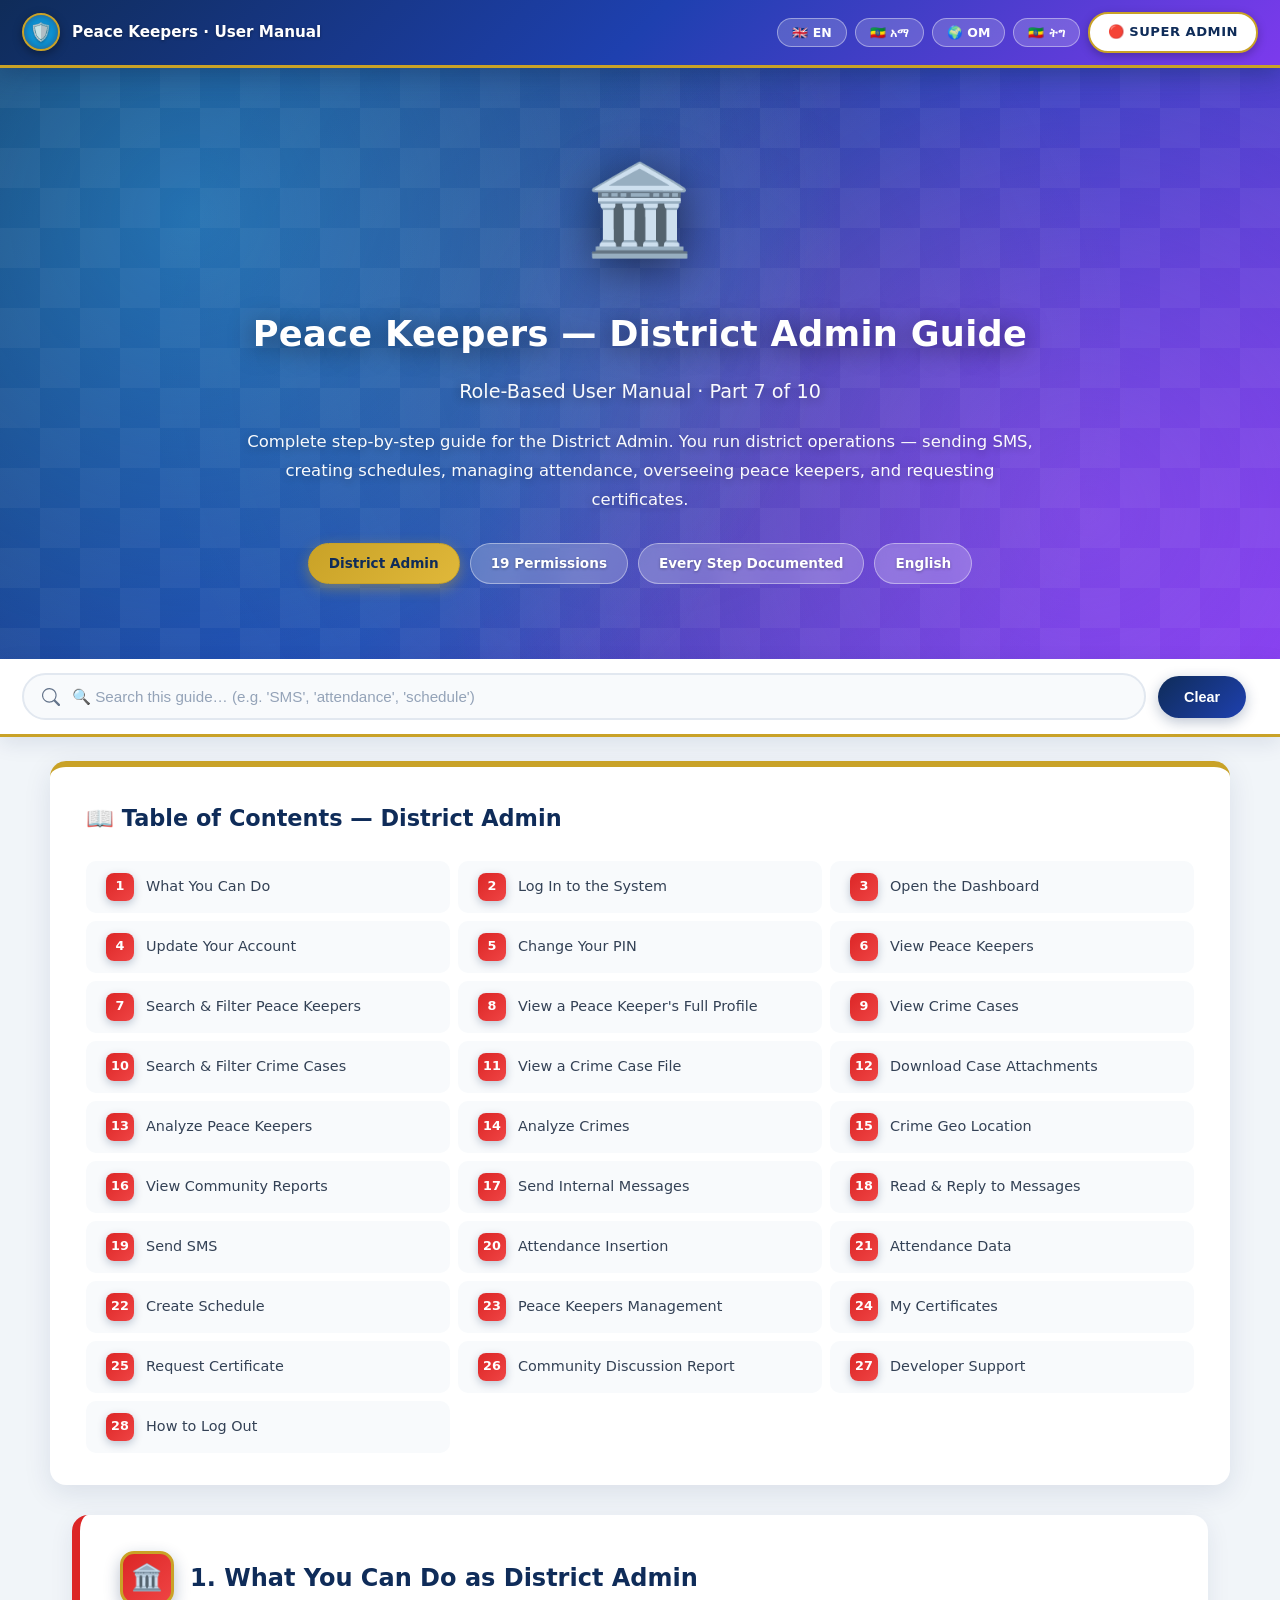
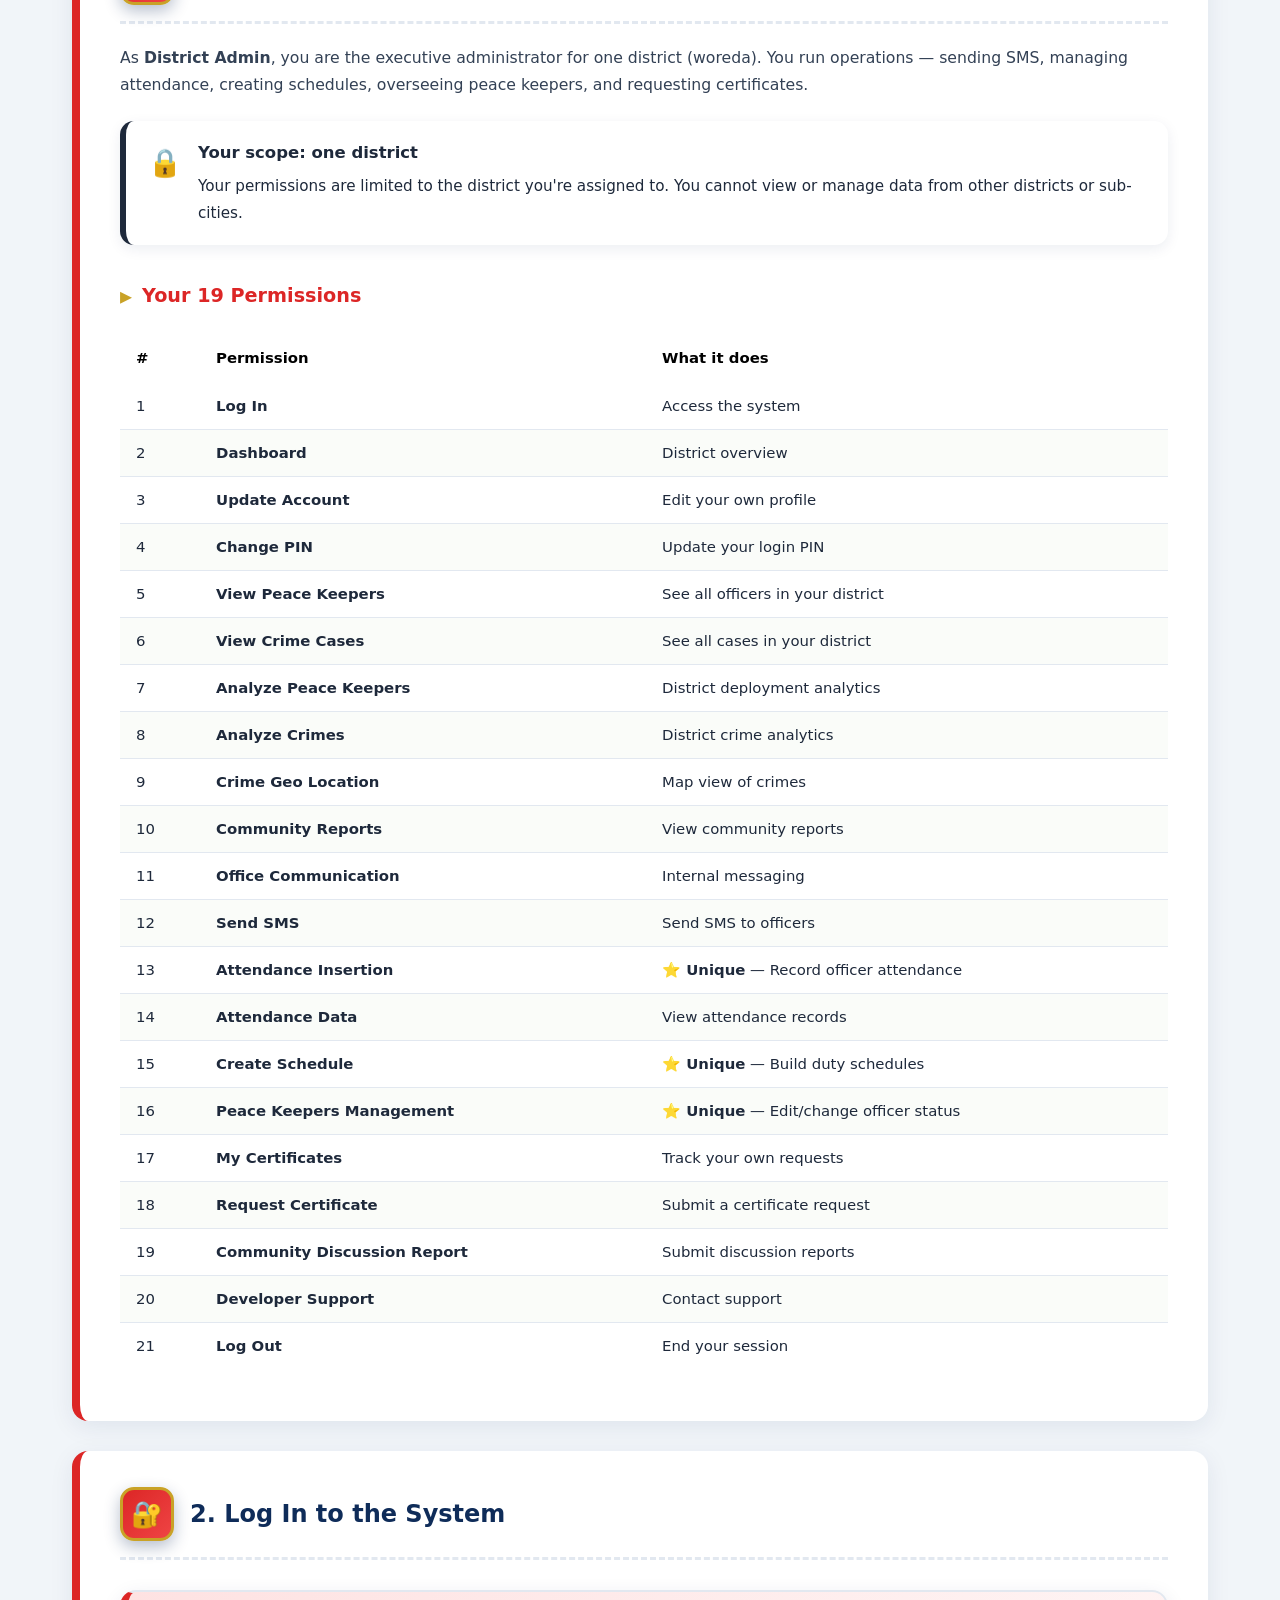
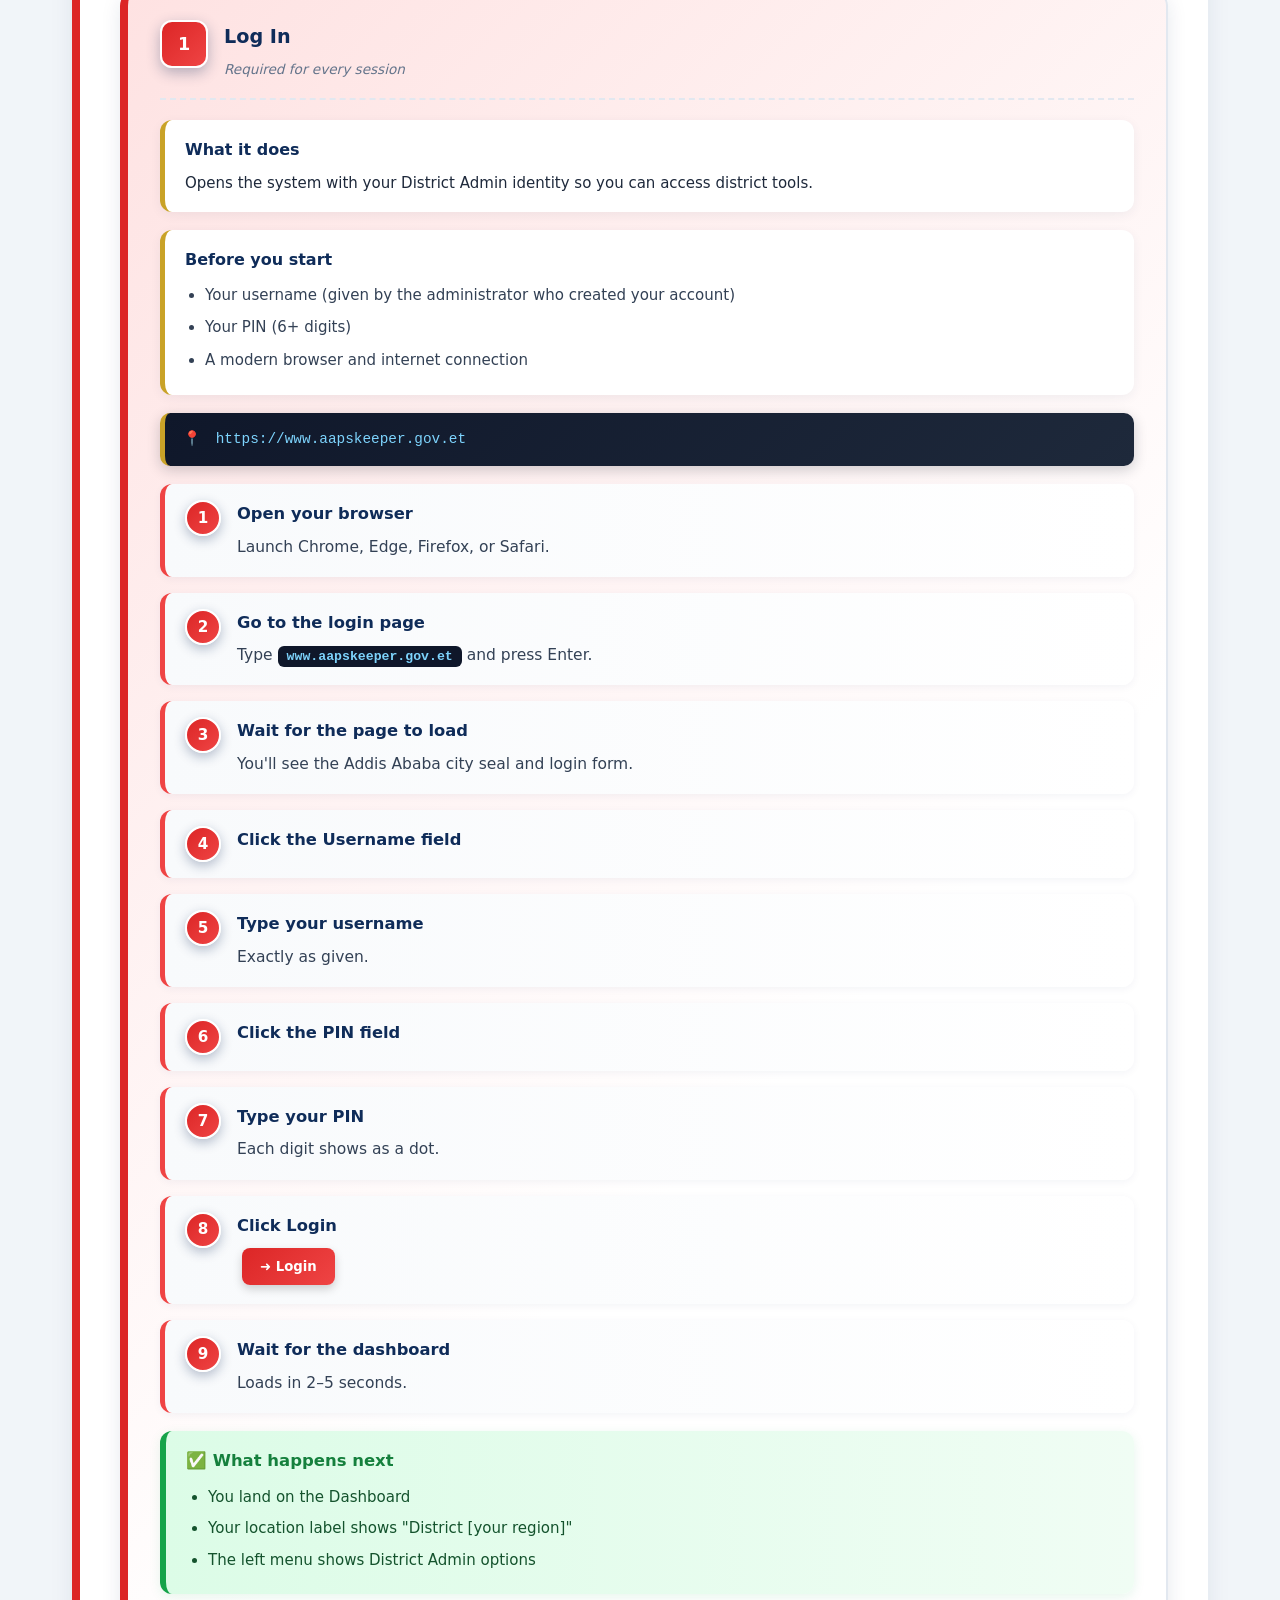
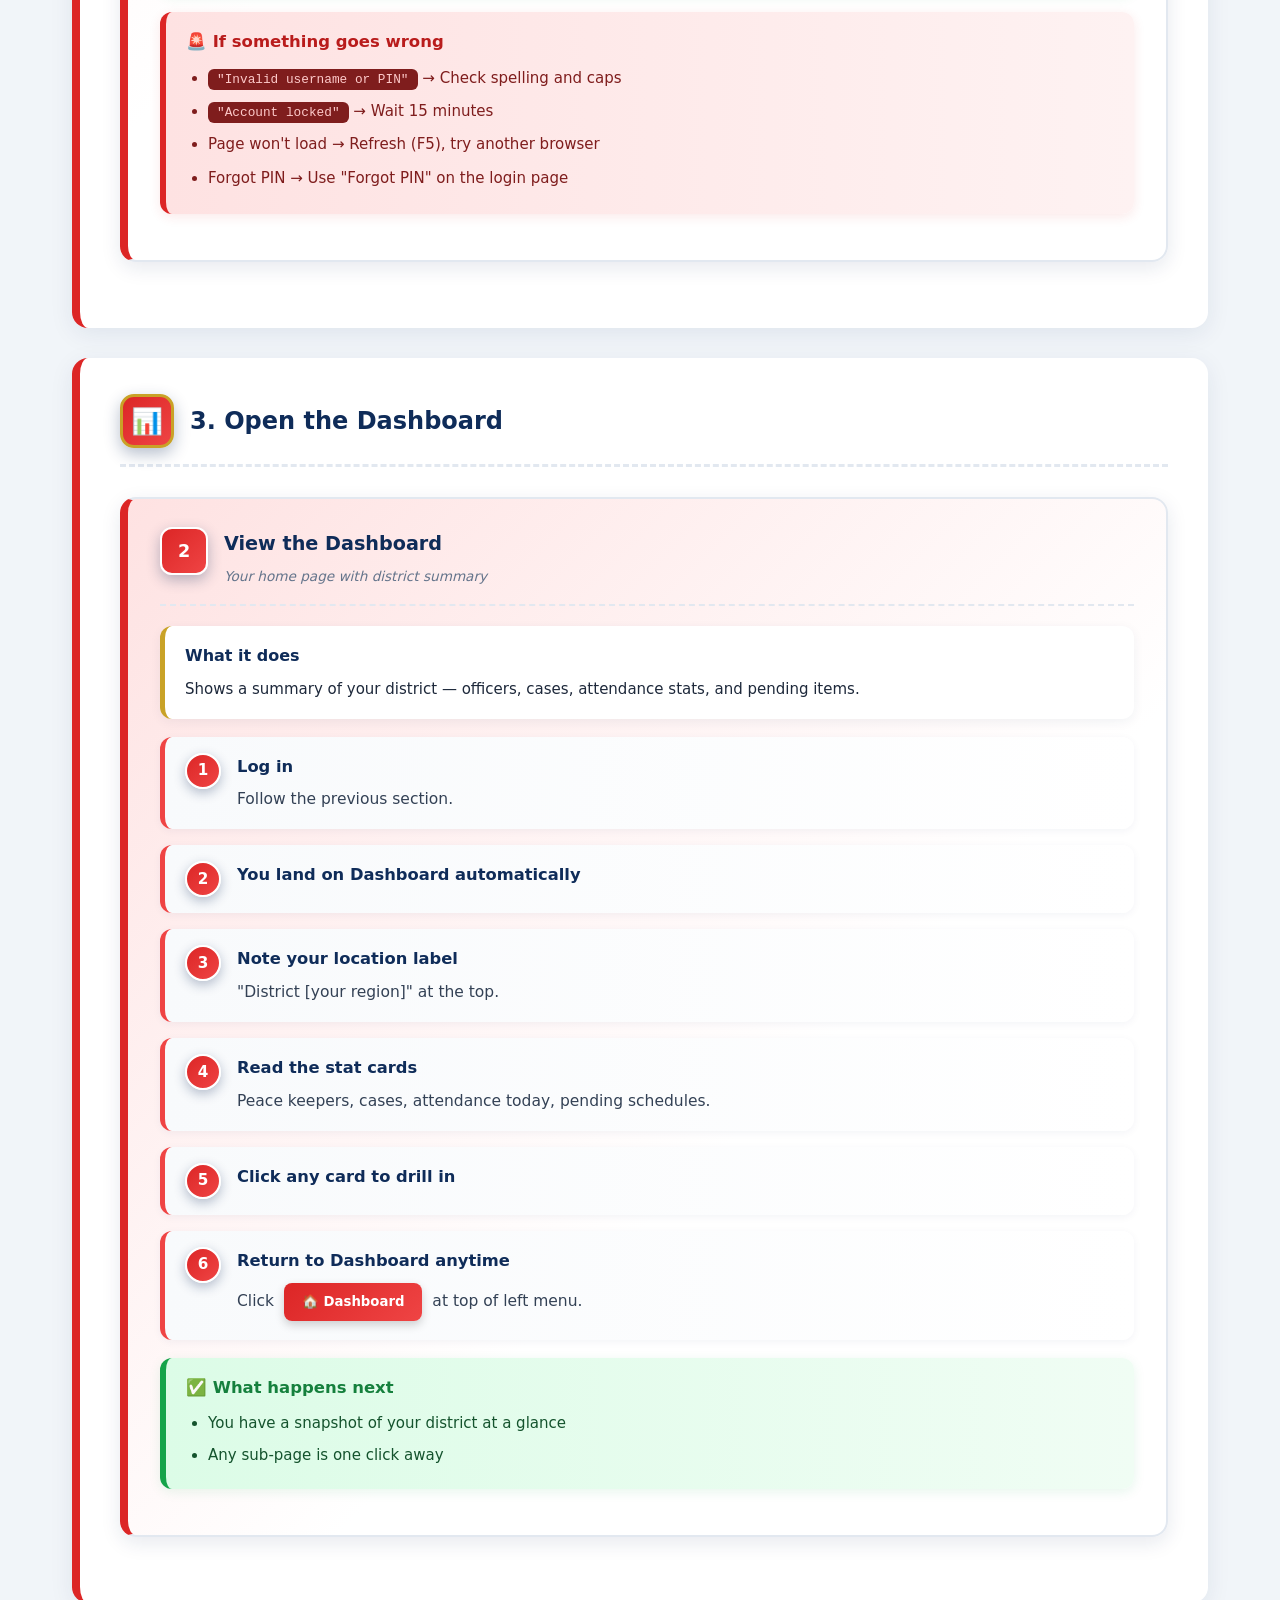
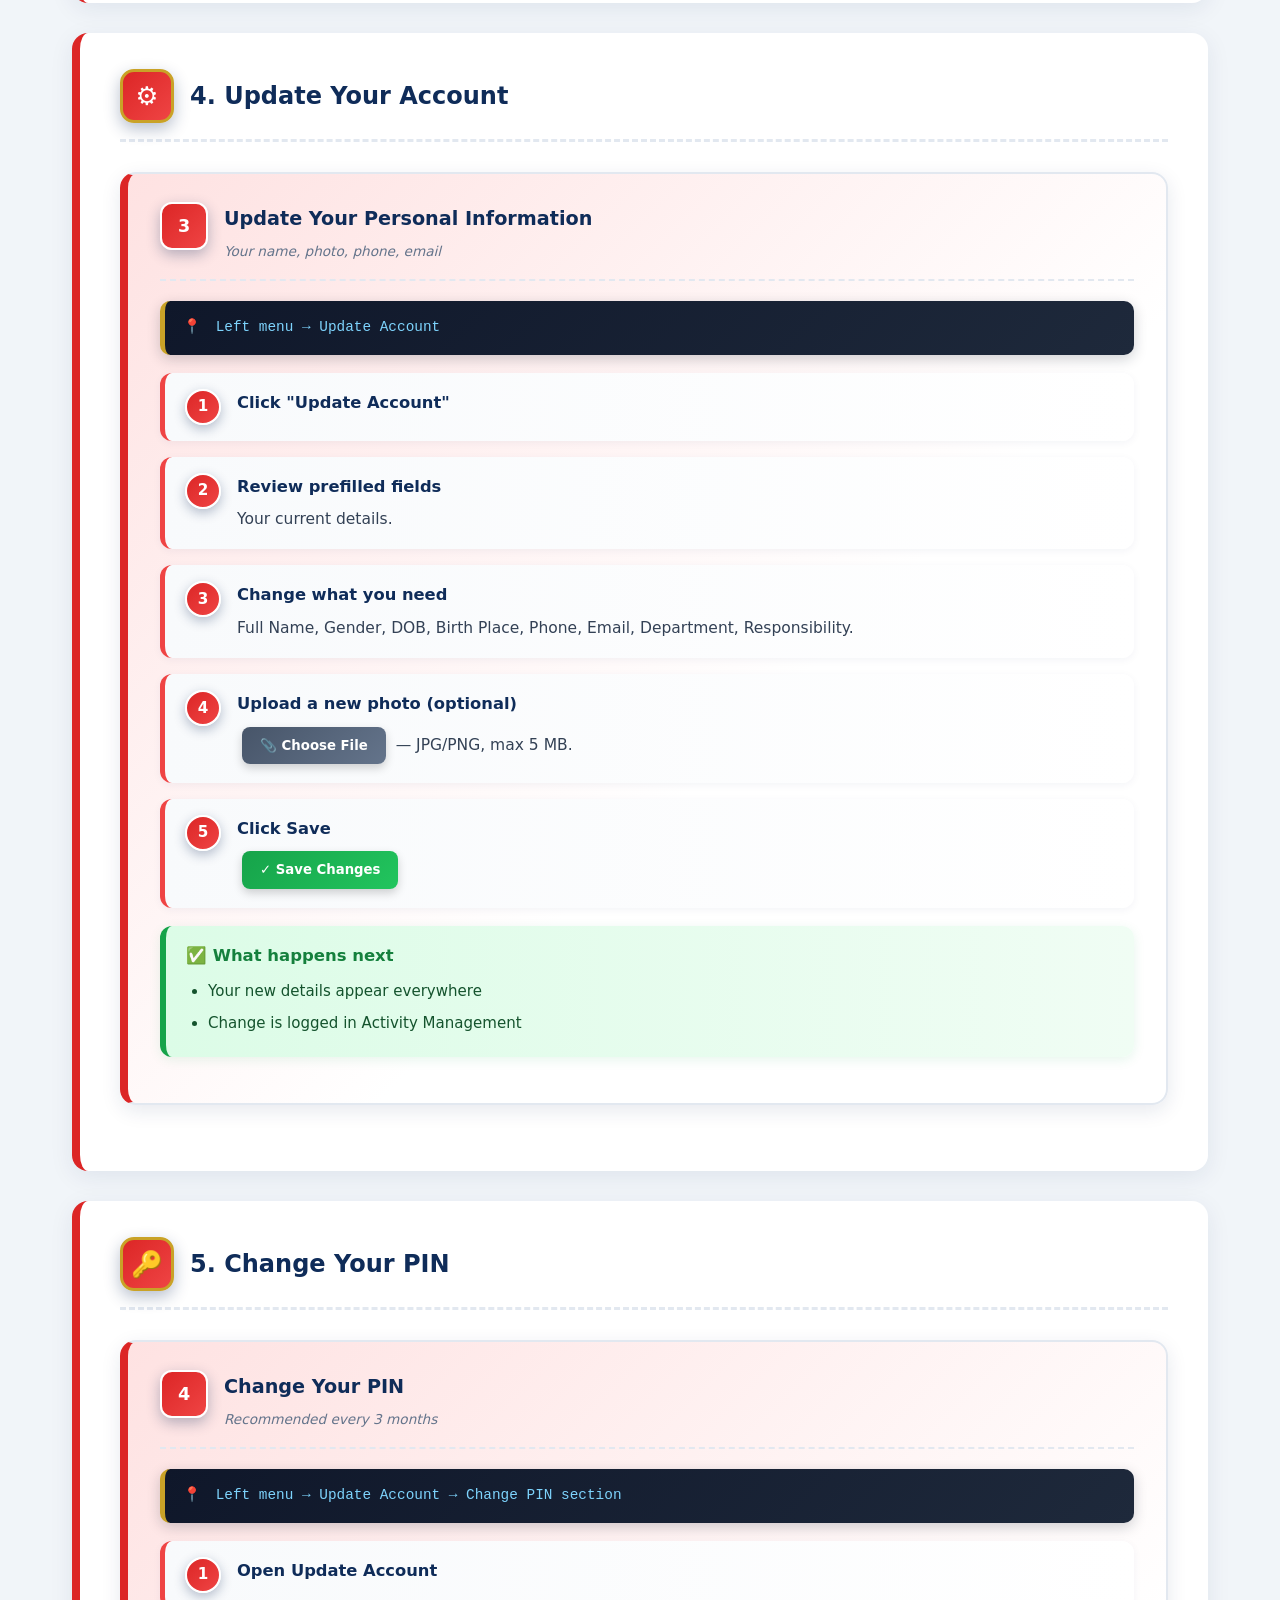
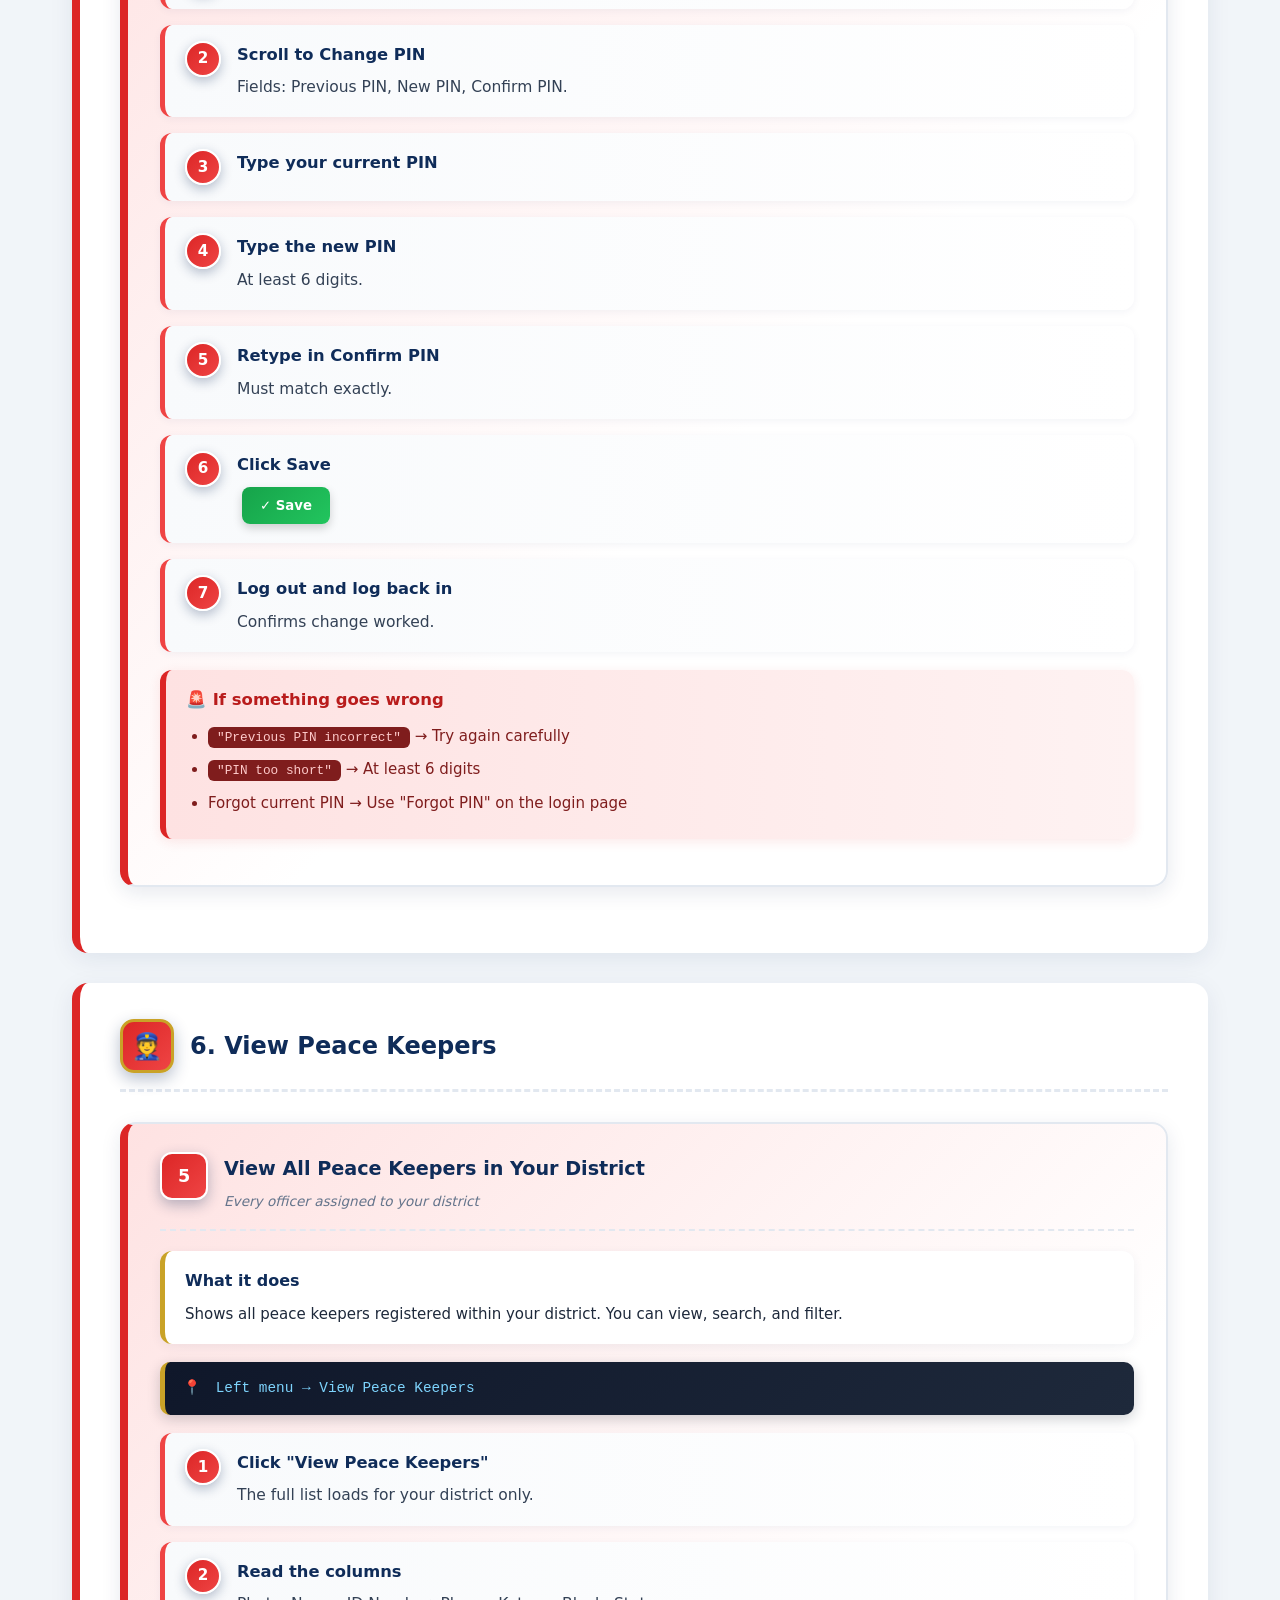
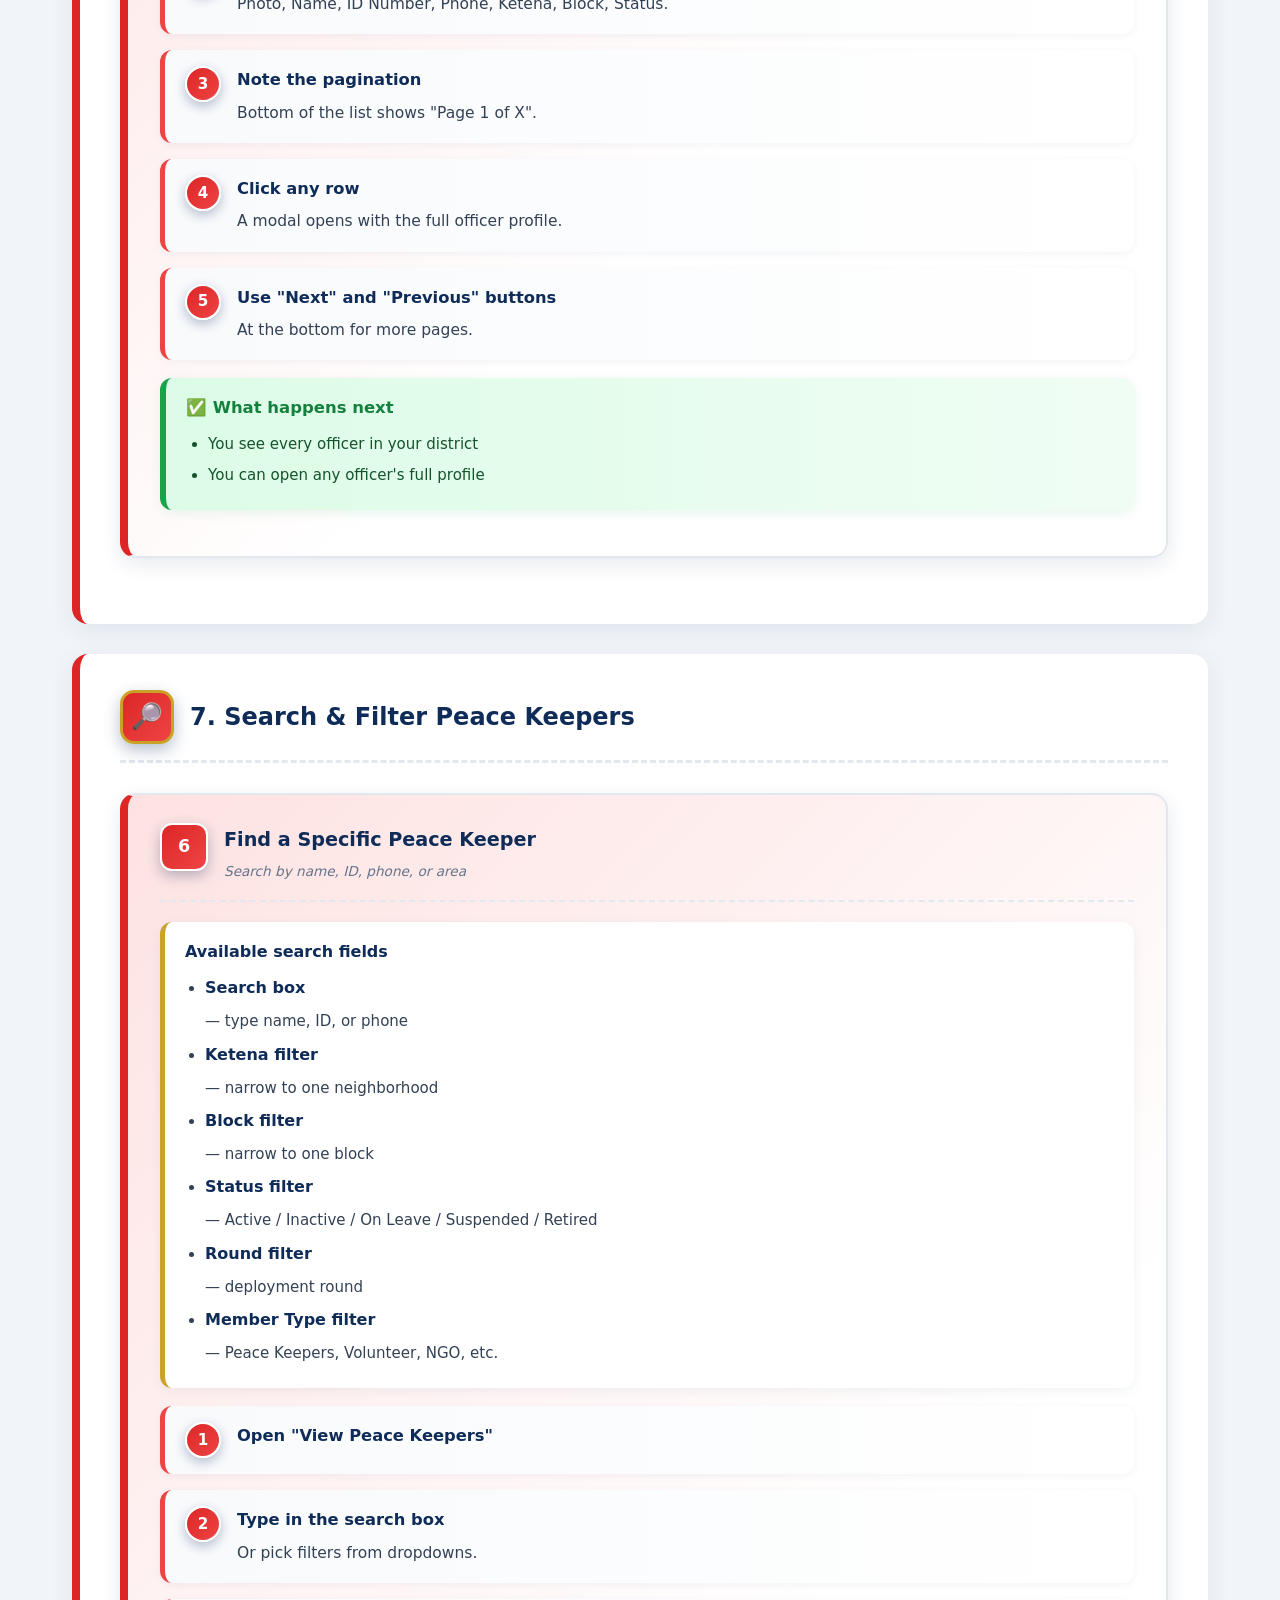
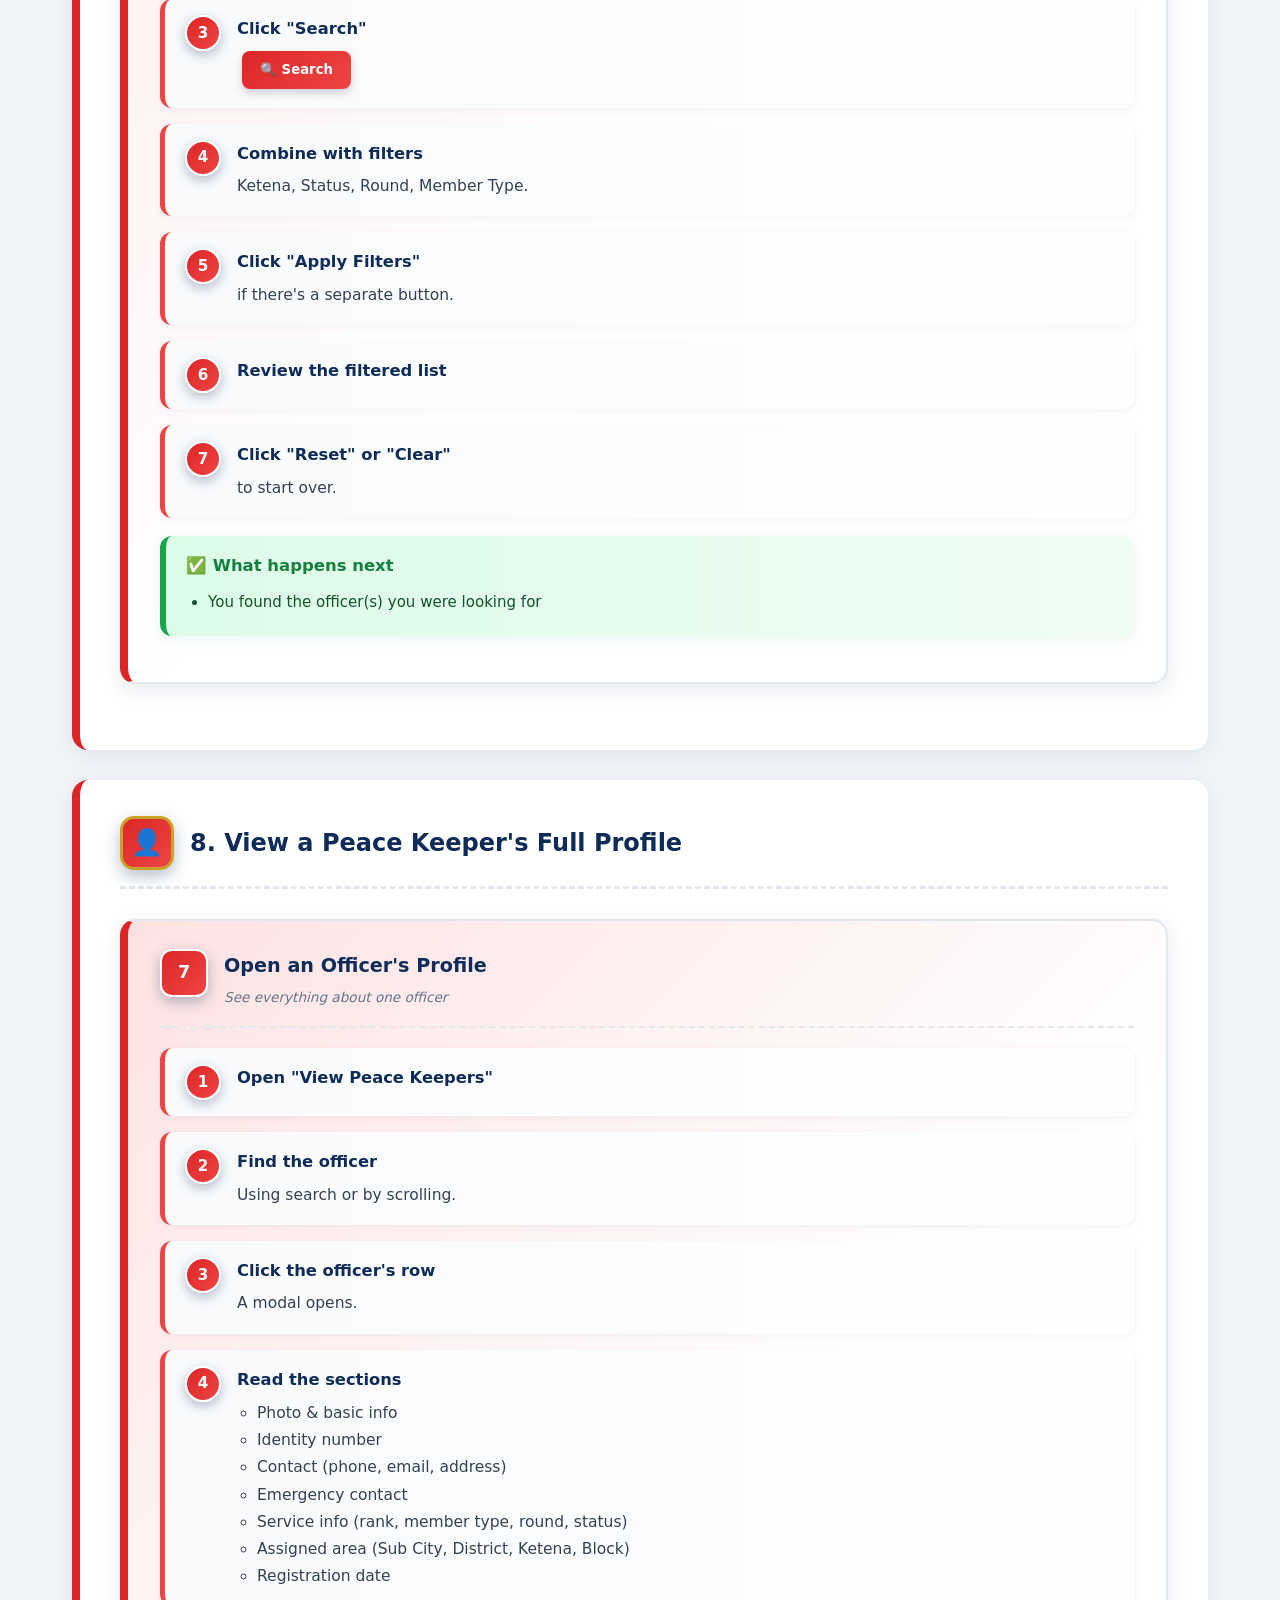
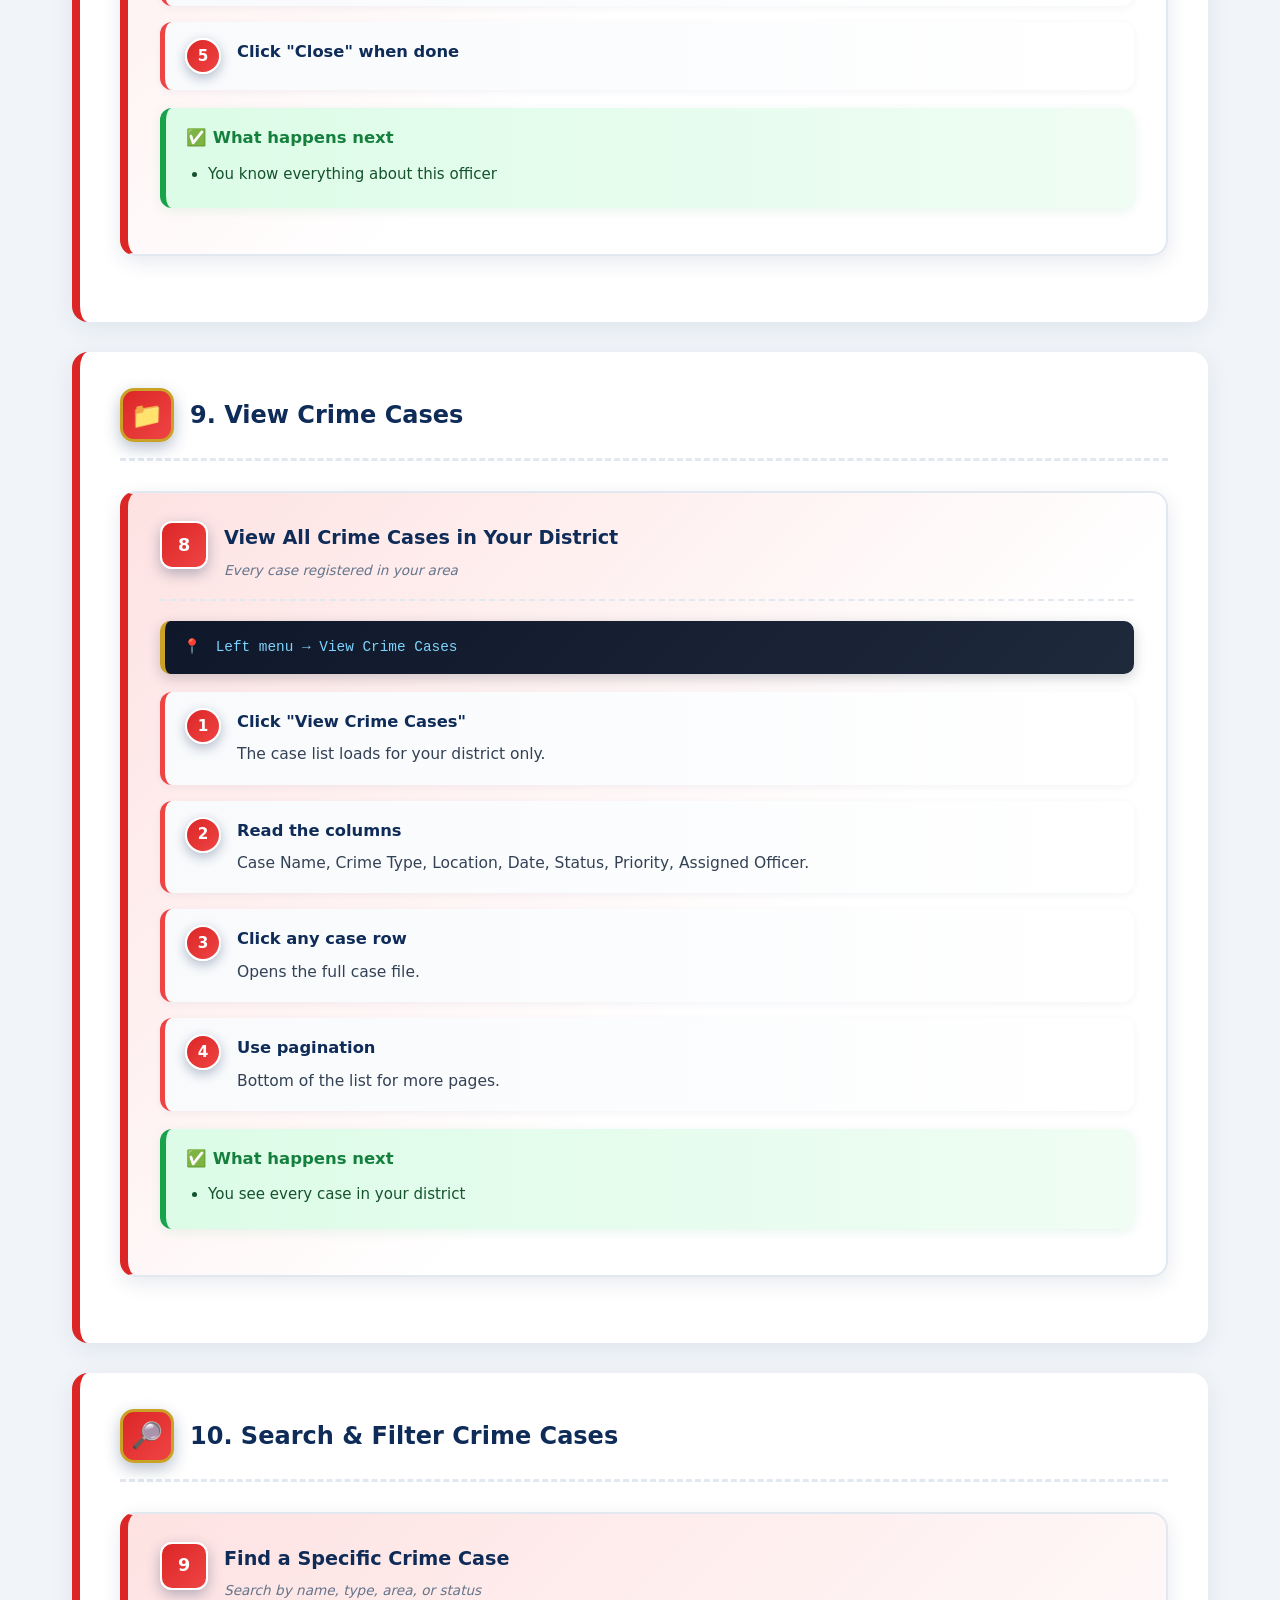
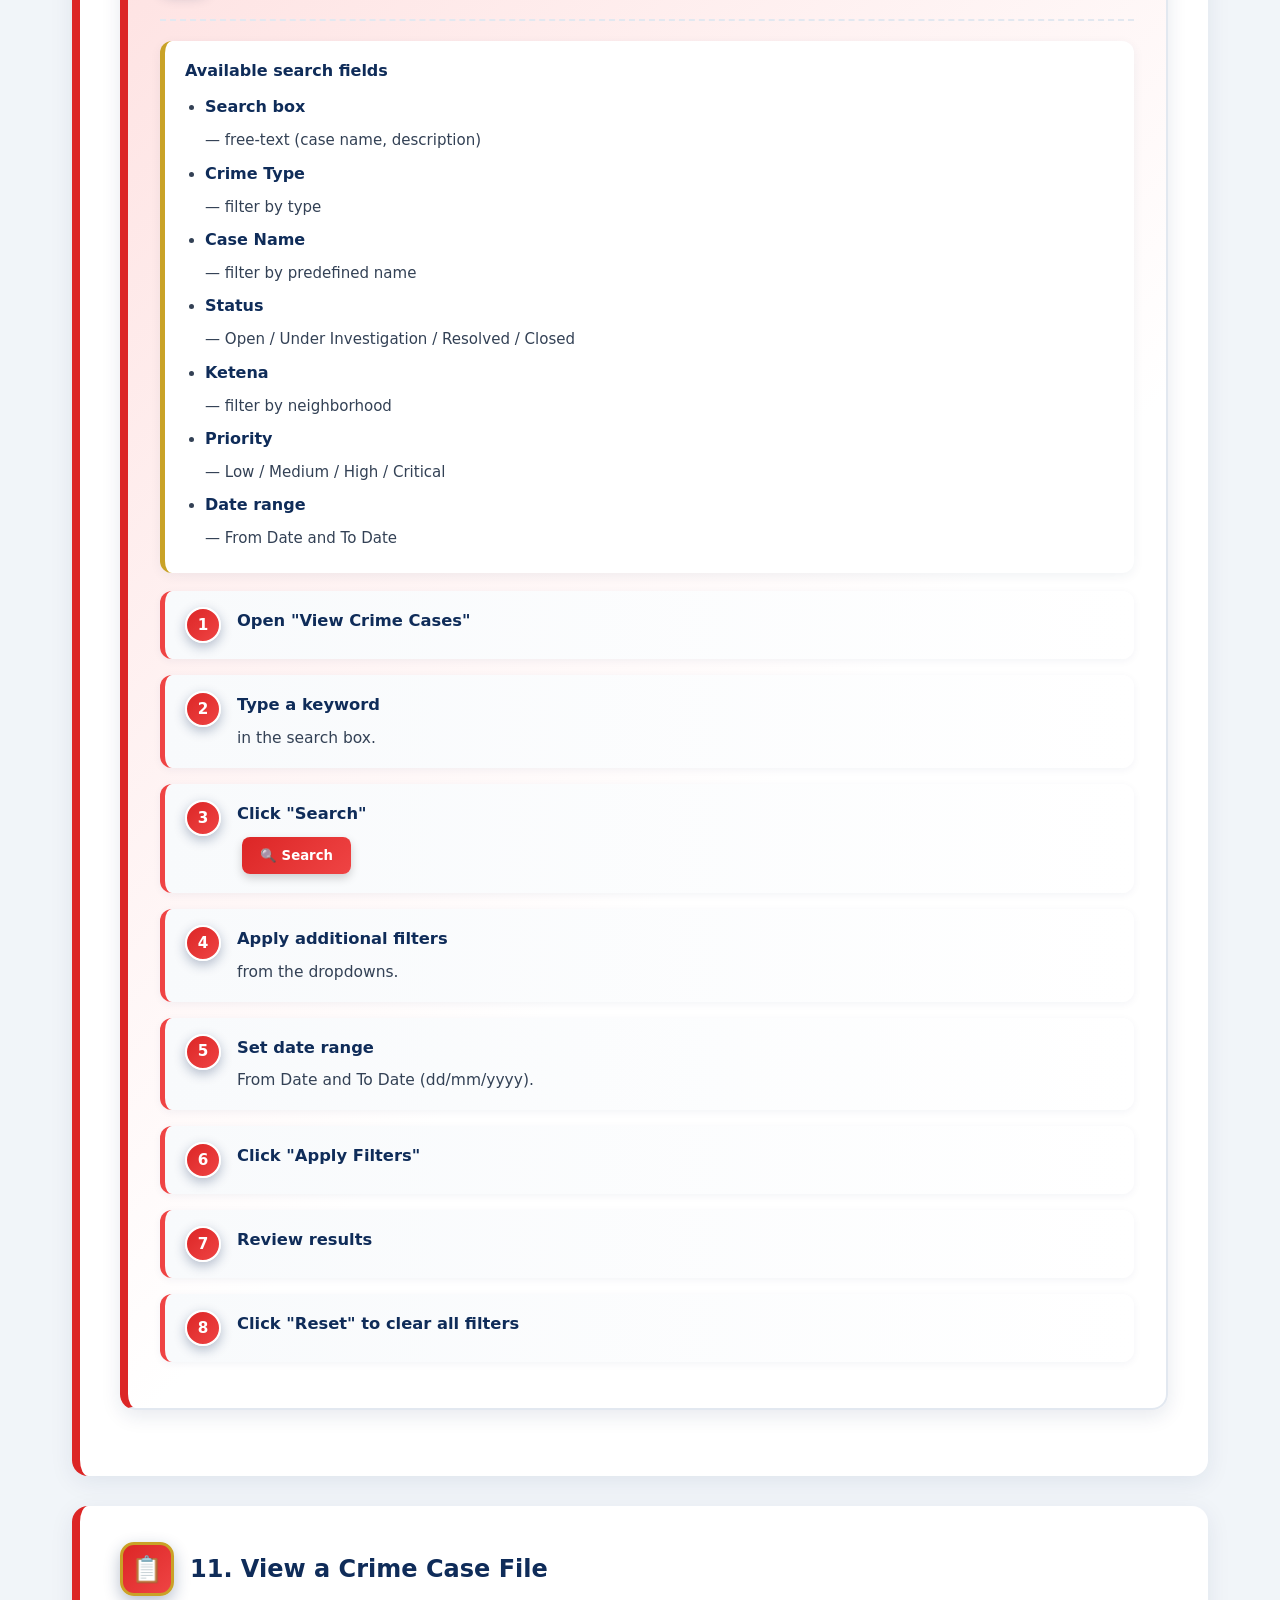
<file: district-admin-guide.html>
<!DOCTYPE html>
<html lang="en">
<head>
<meta charset="UTF-8">
<meta name="viewport" content="width=device-width, initial-scale=1.0">
<title>Peace Keepers — District Admin Guide</title>
<link rel="stylesheet" href="manual-style.css">
<style>
  :root {
    --role: #dc2626;
    --role-2: #ef4444;
    --role-light: #fee2e2;
  }
</style>
</head>
<body>

<div class="top-bar">
  <div class="brand">
    <span class="seal">🛡️</span>
    <span>Peace Keepers · User Manual</span>
  </div>
  <div style="display:flex; gap:8px; align-items:center;">
    <button class="lang-toggle" onclick="translatePage('en')" title="English">🇬🇧 EN</button>
    <button class="lang-toggle" onclick="translatePage('am')" title="አማርኛ">🇪🇹 አማ</button>
    <button class="lang-toggle" onclick="translatePage('om')" title="Afaan Oromoo">🌍 OM</button>
    <button class="lang-toggle" onclick="translatePage('ti')" title="ትግርኛ">🇪🇹 ትግ</button>
    <span class="role-badge">🔴 SUPER ADMIN</span>
  </div>
</div>

<!-- Google Translate hidden container -->
<div id="google_translate_element" style="display:none;"></div>
<script type="text/javascript">
function googleTranslateElementInit() {
  new google.translate.TranslateElement({
    pageLanguage: 'en',
    includedLanguages: 'en,am,om,ti',
    autoDisplay: false
  }, 'google_translate_element');
}
function translatePage(lang) {
  const select = document.querySelector('.goog-te-combo');
  if (select) {
    select.value = lang;
    select.dispatchEvent(new Event('change'));
  }
}
</script>
<script type="text/javascript" src="//translate.google.com/translate_a/element.js?cb=googleTranslateElementInit"></script>
<!-- ============ HERO ============ -->
<header class="hero">
  <span class="seal-big">🏛️</span>
  <h1>Peace Keepers — District Admin Guide</h1>
  <h2>Role-Based User Manual · Part 7 of 10</h2>
  <p class="lead">Complete step-by-step guide for the District Admin. You run district operations — sending SMS, creating schedules, managing attendance, overseeing peace keepers, and requesting certificates.</p>
  <div class="badges">
    <span class="badge gold">District Admin</span>
    <span class="badge">19 Permissions</span>
    <span class="badge">Every Step Documented</span>
    <span class="badge">English</span>
  </div>
</header>

<!-- ============ SEARCH ============ -->
<div class="search-bar">
  <input type="text" id="searchInput" placeholder="🔍 Search this guide… (e.g. 'SMS', 'attendance', 'schedule')" oninput="searchManual()">
  <button onclick="clearSearch()">Clear</button>
  <span class="search-stats" id="stats"></span>
</div>

<!-- ============ TOC ============ -->
<nav class="toc">
  <h2>📖 Table of Contents — District Admin</h2>
  <ol>
    <li><a href="#about">What You Can Do</a></li>
    <li><a href="#login">Log In to the System</a></li>
    <li><a href="#dashboard">Open the Dashboard</a></li>
    <li><a href="#update-account">Update Your Account</a></li>
    <li><a href="#change-pin">Change Your PIN</a></li>
    <li><a href="#view-pk">View Peace Keepers</a></li>
    <li><a href="#search-pk">Search &amp; Filter Peace Keepers</a></li>
    <li><a href="#view-pk-detail">View a Peace Keeper's Full Profile</a></li>
    <li><a href="#view-crimes">View Crime Cases</a></li>
    <li><a href="#search-crimes">Search &amp; Filter Crime Cases</a></li>
    <li><a href="#view-crime-detail">View a Crime Case File</a></li>
    <li><a href="#download-attach">Download Case Attachments</a></li>
    <li><a href="#analyze-peace">Analyze Peace Keepers</a></li>
    <li><a href="#analyze-crimes">Analyze Crimes</a></li>
    <li><a href="#crime-geo">Crime Geo Location</a></li>
    <li><a href="#community-view">View Community Reports</a></li>
    <li><a href="#office-com">Send Internal Messages</a></li>
    <li><a href="#read-msg">Read &amp; Reply to Messages</a></li>
    <li><a href="#send-sms">Send SMS</a></li>
    <li><a href="#attendance-insert">Attendance Insertion</a></li>
    <li><a href="#attendance-data">Attendance Data</a></li>
    <li><a href="#create-schedule">Create Schedule</a></li>
    <li><a href="#pk-mgmt">Peace Keepers Management</a></li>
    <li><a href="#my-cert">My Certificates</a></li>
    <li><a href="#request-cert">Request Certificate</a></li>
    <li><a href="#community-submit">Community Discussion Report</a></li>
    <li><a href="#dev-support">Developer Support</a></li>
    <li><a href="#logout">How to Log Out</a></li>
  </ol>
</nav>

<main>

<!-- ============ ABOUT ============ -->
<section id="about">
  <h2><span class="icon">🏛️</span>1. What You Can Do as District Admin</h2>

  <p>As <strong>District Admin</strong>, you are the executive administrator for one district (woreda). You run operations — sending SMS, managing attendance, creating schedules, overseeing peace keepers, and requesting certificates.</p>

  <div class="callout amber">
    <span class="co-icon">🔒</span>
    <div>
      <strong>Your scope: one district</strong>
      Your permissions are limited to the district you're assigned to. You cannot view or manage data from other districts or sub-cities.
    </div>
  </div>

  <h3>Your 19 Permissions</h3>
  <table style="width:100%; border-collapse:collapse; margin:16px 0; font-size:.93rem">
    <tr style="background:linear-gradient(135deg,var(--da),var(--da-accent)); color:#000">
      <th style="padding:12px 16px; text-align:left">#</th>
      <th style="padding:12px 16px; text-align:left">Permission</th>
      <th style="padding:12px 16px; text-align:left">What it does</th>
    </tr>
    <tr><td style="padding:10px 16px; border-bottom:1px solid var(--border)">1</td><td style="padding:10px 16px; border-bottom:1px solid var(--border)"><strong>Log In</strong></td><td style="padding:10px 16px; border-bottom:1px solid var(--border)">Access the system</td></tr>
    <tr style="background:#fafcf9"><td style="padding:10px 16px; border-bottom:1px solid var(--border)">2</td><td style="padding:10px 16px; border-bottom:1px solid var(--border)"><strong>Dashboard</strong></td><td style="padding:10px 16px; border-bottom:1px solid var(--border)">District overview</td></tr>
    <tr><td style="padding:10px 16px; border-bottom:1px solid var(--border)">3</td><td style="padding:10px 16px; border-bottom:1px solid var(--border)"><strong>Update Account</strong></td><td style="padding:10px 16px; border-bottom:1px solid var(--border)">Edit your own profile</td></tr>
    <tr style="background:#fafcf9"><td style="padding:10px 16px; border-bottom:1px solid var(--border)">4</td><td style="padding:10px 16px; border-bottom:1px solid var(--border)"><strong>Change PIN</strong></td><td style="padding:10px 16px; border-bottom:1px solid var(--border)">Update your login PIN</td></tr>
    <tr><td style="padding:10px 16px; border-bottom:1px solid var(--border)">5</td><td style="padding:10px 16px; border-bottom:1px solid var(--border)"><strong>View Peace Keepers</strong></td><td style="padding:10px 16px; border-bottom:1px solid var(--border)">See all officers in your district</td></tr>
    <tr style="background:#fafcf9"><td style="padding:10px 16px; border-bottom:1px solid var(--border)">6</td><td style="padding:10px 16px; border-bottom:1px solid var(--border)"><strong>View Crime Cases</strong></td><td style="padding:10px 16px; border-bottom:1px solid var(--border)">See all cases in your district</td></tr>
    <tr><td style="padding:10px 16px; border-bottom:1px solid var(--border)">7</td><td style="padding:10px 16px; border-bottom:1px solid var(--border)"><strong>Analyze Peace Keepers</strong></td><td style="padding:10px 16px; border-bottom:1px solid var(--border)">District deployment analytics</td></tr>
    <tr style="background:#fafcf9"><td style="padding:10px 16px; border-bottom:1px solid var(--border)">8</td><td style="padding:10px 16px; border-bottom:1px solid var(--border)"><strong>Analyze Crimes</strong></td><td style="padding:10px 16px; border-bottom:1px solid var(--border)">District crime analytics</td></tr>
    <tr><td style="padding:10px 16px; border-bottom:1px solid var(--border)">9</td><td style="padding:10px 16px; border-bottom:1px solid var(--border)"><strong>Crime Geo Location</strong></td><td style="padding:10px 16px; border-bottom:1px solid var(--border)">Map view of crimes</td></tr>
    <tr style="background:#fafcf9"><td style="padding:10px 16px; border-bottom:1px solid var(--border)">10</td><td style="padding:10px 16px; border-bottom:1px solid var(--border)"><strong>Community Reports</strong></td><td style="padding:10px 16px; border-bottom:1px solid var(--border)">View community reports</td></tr>
    <tr><td style="padding:10px 16px; border-bottom:1px solid var(--border)">11</td><td style="padding:10px 16px; border-bottom:1px solid var(--border)"><strong>Office Communication</strong></td><td style="padding:10px 16px; border-bottom:1px solid var(--border)">Internal messaging</td></tr>
    <tr style="background:#fafcf9"><td style="padding:10px 16px; border-bottom:1px solid var(--border)">12</td><td style="padding:10px 16px; border-bottom:1px solid var(--border)"><strong>Send SMS</strong></td><td style="padding:10px 16px; border-bottom:1px solid var(--border)">Send SMS to officers</td></tr>
    <tr><td style="padding:10px 16px; border-bottom:1px solid var(--border)">13</td><td style="padding:10px 16px; border-bottom:1px solid var(--border)"><strong>Attendance Insertion</strong></td><td style="padding:10px 16px; border-bottom:1px solid var(--border)"><strong>⭐ Unique</strong> — Record officer attendance</td></tr>
    <tr style="background:#fafcf9"><td style="padding:10px 16px; border-bottom:1px solid var(--border)">14</td><td style="padding:10px 16px; border-bottom:1px solid var(--border)"><strong>Attendance Data</strong></td><td style="padding:10px 16px; border-bottom:1px solid var(--border)">View attendance records</td></tr>
    <tr><td style="padding:10px 16px; border-bottom:1px solid var(--border)">15</td><td style="padding:10px 16px; border-bottom:1px solid var(--border)"><strong>Create Schedule</strong></td><td style="padding:10px 16px; border-bottom:1px solid var(--border)"><strong>⭐ Unique</strong> — Build duty schedules</td></tr>
    <tr style="background:#fafcf9"><td style="padding:10px 16px; border-bottom:1px solid var(--border)">16</td><td style="padding:10px 16px; border-bottom:1px solid var(--border)"><strong>Peace Keepers Management</strong></td><td style="padding:10px 16px; border-bottom:1px solid var(--border)"><strong>⭐ Unique</strong> — Edit/change officer status</td></tr>
    <tr><td style="padding:10px 16px; border-bottom:1px solid var(--border)">17</td><td style="padding:10px 16px; border-bottom:1px solid var(--border)"><strong>My Certificates</strong></td><td style="padding:10px 16px; border-bottom:1px solid var(--border)">Track your own requests</td></tr>
    <tr style="background:#fafcf9"><td style="padding:10px 16px; border-bottom:1px solid var(--border)">18</td><td style="padding:10px 16px; border-bottom:1px solid var(--border)"><strong>Request Certificate</strong></td><td style="padding:10px 16px; border-bottom:1px solid var(--border)">Submit a certificate request</td></tr>
    <tr><td style="padding:10px 16px; border-bottom:1px solid var(--border)">19</td><td style="padding:10px 16px; border-bottom:1px solid var(--border)"><strong>Community Discussion Report</strong></td><td style="padding:10px 16px; border-bottom:1px solid var(--border)">Submit discussion reports</td></tr>
    <tr style="background:#fafcf9"><td style="padding:10px 16px; border-bottom:1px solid var(--border)">20</td><td style="padding:10px 16px; border-bottom:1px solid var(--border)"><strong>Developer Support</strong></td><td style="padding:10px 16px; border-bottom:1px solid var(--border)">Contact support</td></tr>
    <tr><td style="padding:10px 16px">21</td><td style="padding:10px 16px"><strong>Log Out</strong></td><td style="padding:10px 16px">End your session</td></tr>
  </table>
</section>

<!-- ============ 1. LOGIN ============ -->
<section id="login">
  <h2><span class="icon">🔐</span>2. Log In to the System</h2>

  <div class="permission">
    <div class="perm-header">
      <div class="perm-num">1</div>
      <div>
        <div class="perm-title">Log In</div>
        <div class="perm-sub">Required for every session</div>
      </div>
    </div>

    <div class="info-block">
      <strong>What it does</strong>
      Opens the system with your District Admin identity so you can access district tools.
    </div>

    <div class="info-block">
      <strong>Before you start</strong>
      <ul>
        <li>Your username (given by the administrator who created your account)</li>
        <li>Your PIN (6+ digits)</li>
        <li>A modern browser and internet connection</li>
      </ul>
    </div>

    <div class="menu-path">https://www.aapskeeper.gov.et</div>

    <ol class="steps">
      <li><span class="step-badge">1</span><div class="step-text"><strong>Open your browser</strong>Launch Chrome, Edge, Firefox, or Safari.</div></li>
      <li><span class="step-badge">2</span><div class="step-text"><strong>Go to the login page</strong>Type <code>www.aapskeeper.gov.et</code> and press Enter.</div></li>
      <li><span class="step-badge">3</span><div class="step-text"><strong>Wait for the page to load</strong>You'll see the Addis Ababa city seal and login form.</div></li>
      <li><span class="step-badge">4</span><div class="step-text"><strong>Click the Username field</strong></div></li>
      <li><span class="step-badge">5</span><div class="step-text"><strong>Type your username</strong>Exactly as given.</div></li>
      <li><span class="step-badge">6</span><div class="step-text"><strong>Click the PIN field</strong></div></li>
      <li><span class="step-badge">7</span><div class="step-text"><strong>Type your PIN</strong>Each digit shows as a dot.</div></li>
      <li><span class="step-badge">8</span><div class="step-text"><strong>Click Login</strong><span class="btn-mock primary">➜ Login</span></div></li>
      <li><span class="step-badge">9</span><div class="step-text"><strong>Wait for the dashboard</strong>Loads in 2–5 seconds.</div></li>
    </ol>

    <div class="outcome">
      <strong>✅ What happens next</strong>
      <ul>
        <li>You land on the Dashboard</li>
        <li>Your location label shows "District [your region]"</li>
        <li>The left menu shows District Admin options</li>
      </ul>
    </div>

    <div class="troubleshoot">
      <strong>🚨 If something goes wrong</strong>
      <ul>
        <li><code>"Invalid username or PIN"</code> → Check spelling and caps</li>
        <li><code>"Account locked"</code> → Wait 15 minutes</li>
        <li>Page won't load → Refresh (F5), try another browser</li>
        <li>Forgot PIN → Use "Forgot PIN" on the login page</li>
      </ul>
    </div>
  </div>
</section>

<!-- ============ 2. DASHBOARD ============ -->
<section id="dashboard">
  <h2><span class="icon">📊</span>3. Open the Dashboard</h2>

  <div class="permission">
    <div class="perm-header">
      <div class="perm-num">2</div>
      <div>
        <div class="perm-title">View the Dashboard</div>
        <div class="perm-sub">Your home page with district summary</div>
      </div>
    </div>

    <div class="info-block">
      <strong>What it does</strong>
      Shows a summary of your district — officers, cases, attendance stats, and pending items.
    </div>

    <ol class="steps">
      <li><span class="step-badge">1</span><div class="step-text"><strong>Log in</strong>Follow the previous section.</div></li>
      <li><span class="step-badge">2</span><div class="step-text"><strong>You land on Dashboard automatically</strong></div></li>
      <li><span class="step-badge">3</span><div class="step-text"><strong>Note your location label</strong>"District [your region]" at the top.</div></li>
      <li><span class="step-badge">4</span><div class="step-text"><strong>Read the stat cards</strong>Peace keepers, cases, attendance today, pending schedules.</div></li>
      <li><span class="step-badge">5</span><div class="step-text"><strong>Click any card to drill in</strong></div></li>
      <li><span class="step-badge">6</span><div class="step-text"><strong>Return to Dashboard anytime</strong>Click <span class="btn-mock primary">🏠 Dashboard</span> at top of left menu.</div></li>
    </ol>

    <div class="outcome">
      <strong>✅ What happens next</strong>
      <ul>
        <li>You have a snapshot of your district at a glance</li>
        <li>Any sub-page is one click away</li>
      </ul>
    </div>
  </div>
</section>

<!-- ============ 3. UPDATE ACCOUNT ============ -->
<section id="update-account">
  <h2><span class="icon">⚙️</span>4. Update Your Account</h2>

  <div class="permission">
    <div class="perm-header">
      <div class="perm-num">3</div>
      <div>
        <div class="perm-title">Update Your Personal Information</div>
        <div class="perm-sub">Your name, photo, phone, email</div>
      </div>
    </div>

    <div class="menu-path">Left menu → Update Account</div>

    <ol class="steps">
      <li><span class="step-badge">1</span><div class="step-text"><strong>Click "Update Account"</strong></div></li>
      <li><span class="step-badge">2</span><div class="step-text"><strong>Review prefilled fields</strong>Your current details.</div></li>
      <li><span class="step-badge">3</span><div class="step-text"><strong>Change what you need</strong>Full Name, Gender, DOB, Birth Place, Phone, Email, Department, Responsibility.</div></li>
      <li><span class="step-badge">4</span><div class="step-text"><strong>Upload a new photo (optional)</strong><span class="btn-mock gray">📎 Choose File</span> — JPG/PNG, max 5 MB.</div></li>
      <li><span class="step-badge">5</span><div class="step-text"><strong>Click Save</strong><span class="btn-mock success">✓ Save Changes</span></div></li>
    </ol>

    <div class="outcome">
      <strong>✅ What happens next</strong>
      <ul>
        <li>Your new details appear everywhere</li>
        <li>Change is logged in Activity Management</li>
      </ul>
    </div>
  </div>
</section>

<!-- ============ 4. CHANGE PIN ============ -->
<section id="change-pin">
  <h2><span class="icon">🔑</span>5. Change Your PIN</h2>

  <div class="permission">
    <div class="perm-header">
      <div class="perm-num">4</div>
      <div>
        <div class="perm-title">Change Your PIN</div>
        <div class="perm-sub">Recommended every 3 months</div>
      </div>
    </div>

    <div class="menu-path">Left menu → Update Account → Change PIN section</div>

    <ol class="steps">
      <li><span class="step-badge">1</span><div class="step-text"><strong>Open Update Account</strong></div></li>
      <li><span class="step-badge">2</span><div class="step-text"><strong>Scroll to Change PIN</strong>Fields: Previous PIN, New PIN, Confirm PIN.</div></li>
      <li><span class="step-badge">3</span><div class="step-text"><strong>Type your current PIN</strong></div></li>
      <li><span class="step-badge">4</span><div class="step-text"><strong>Type the new PIN</strong>At least 6 digits.</div></li>
      <li><span class="step-badge">5</span><div class="step-text"><strong>Retype in Confirm PIN</strong>Must match exactly.</div></li>
      <li><span class="step-badge">6</span><div class="step-text"><strong>Click Save</strong><span class="btn-mock success">✓ Save</span></div></li>
      <li><span class="step-badge">7</span><div class="step-text"><strong>Log out and log back in</strong>Confirms change worked.</div></li>
    </ol>

    <div class="troubleshoot">
      <strong>🚨 If something goes wrong</strong>
      <ul>
        <li><code>"Previous PIN incorrect"</code> → Try again carefully</li>
        <li><code>"PIN too short"</code> → At least 6 digits</li>
        <li>Forgot current PIN → Use "Forgot PIN" on the login page</li>
      </ul>
    </div>
  </div>
</section>

<!-- ============ 5. VIEW PK ============ -->
<section id="view-pk">
  <h2><span class="icon">👮</span>6. View Peace Keepers</h2>

  <div class="permission">
    <div class="perm-header">
      <div class="perm-num">5</div>
      <div>
        <div class="perm-title">View All Peace Keepers in Your District</div>
        <div class="perm-sub">Every officer assigned to your district</div>
      </div>
    </div>

    <div class="info-block">
      <strong>What it does</strong>
      Shows all peace keepers registered within your district. You can view, search, and filter.
    </div>

    <div class="menu-path">Left menu → View Peace Keepers</div>

    <ol class="steps">
      <li><span class="step-badge">1</span><div class="step-text"><strong>Click "View Peace Keepers"</strong>The full list loads for your district only.</div></li>
      <li><span class="step-badge">2</span><div class="step-text"><strong>Read the columns</strong>Photo, Name, ID Number, Phone, Ketena, Block, Status.</div></li>
      <li><span class="step-badge">3</span><div class="step-text"><strong>Note the pagination</strong>Bottom of the list shows "Page 1 of X".</div></li>
      <li><span class="step-badge">4</span><div class="step-text"><strong>Click any row</strong>A modal opens with the full officer profile.</div></li>
      <li><span class="step-badge">5</span><div class="step-text"><strong>Use "Next" and "Previous" buttons</strong>At the bottom for more pages.</div></li>
    </ol>

    <div class="outcome">
      <strong>✅ What happens next</strong>
      <ul>
        <li>You see every officer in your district</li>
        <li>You can open any officer's full profile</li>
      </ul>
    </div>
  </div>
</section>

<!-- ============ 6. SEARCH PK ============ -->
<section id="search-pk">
  <h2><span class="icon">🔎</span>7. Search &amp; Filter Peace Keepers</h2>

  <div class="permission">
    <div class="perm-header">
      <div class="perm-num">6</div>
      <div>
        <div class="perm-title">Find a Specific Peace Keeper</div>
        <div class="perm-sub">Search by name, ID, phone, or area</div>
      </div>
    </div>

    <div class="info-block">
      <strong>Available search fields</strong>
      <ul>
        <li><strong>Search box</strong> — type name, ID, or phone</li>
        <li><strong>Ketena filter</strong> — narrow to one neighborhood</li>
        <li><strong>Block filter</strong> — narrow to one block</li>
        <li><strong>Status filter</strong> — Active / Inactive / On Leave / Suspended / Retired</li>
        <li><strong>Round filter</strong> — deployment round</li>
        <li><strong>Member Type filter</strong> — Peace Keepers, Volunteer, NGO, etc.</li>
      </ul>
    </div>

    <ol class="steps">
      <li><span class="step-badge">1</span><div class="step-text"><strong>Open "View Peace Keepers"</strong></div></li>
      <li><span class="step-badge">2</span><div class="step-text"><strong>Type in the search box</strong>Or pick filters from dropdowns.</div></li>
      <li><span class="step-badge">3</span><div class="step-text"><strong>Click "Search"</strong><span class="btn-mock primary">🔍 Search</span></div></li>
      <li><span class="step-badge">4</span><div class="step-text"><strong>Combine with filters</strong>Ketena, Status, Round, Member Type.</div></li>
      <li><span class="step-badge">5</span><div class="step-text"><strong>Click "Apply Filters"</strong>if there's a separate button.</div></li>
      <li><span class="step-badge">6</span><div class="step-text"><strong>Review the filtered list</strong></div></li>
      <li><span class="step-badge">7</span><div class="step-text"><strong>Click "Reset" or "Clear"</strong>to start over.</div></li>
    </ol>

    <div class="outcome">
      <strong>✅ What happens next</strong>
      <ul>
        <li>You found the officer(s) you were looking for</li>
      </ul>
    </div>
  </div>
</section>

<!-- ============ 7. PK DETAIL ============ -->
<section id="view-pk-detail">
  <h2><span class="icon">👤</span>8. View a Peace Keeper's Full Profile</h2>

  <div class="permission">
    <div class="perm-header">
      <div class="perm-num">7</div>
      <div>
        <div class="perm-title">Open an Officer's Profile</div>
        <div class="perm-sub">See everything about one officer</div>
      </div>
    </div>

    <ol class="steps">
      <li><span class="step-badge">1</span><div class="step-text"><strong>Open "View Peace Keepers"</strong></div></li>
      <li><span class="step-badge">2</span><div class="step-text"><strong>Find the officer</strong>Using search or by scrolling.</div></li>
      <li><span class="step-badge">3</span><div class="step-text"><strong>Click the officer's row</strong>A modal opens.</div></li>
      <li><span class="step-badge">4</span><div class="step-text"><strong>Read the sections</strong>
        <ul style="margin-left:20px; margin-top:6px">
          <li>Photo &amp; basic info</li>
          <li>Identity number</li>
          <li>Contact (phone, email, address)</li>
          <li>Emergency contact</li>
          <li>Service info (rank, member type, round, status)</li>
          <li>Assigned area (Sub City, District, Ketena, Block)</li>
          <li>Registration date</li>
        </ul>
      </div></li>
      <li><span class="step-badge">5</span><div class="step-text"><strong>Click "Close" when done</strong></div></li>
    </ol>

    <div class="outcome">
      <strong>✅ What happens next</strong>
      <ul>
        <li>You know everything about this officer</li>
      </ul>
    </div>
  </div>
</section>

<!-- ============ 8. VIEW CRIMES ============ -->
<section id="view-crimes">
  <h2><span class="icon">📁</span>9. View Crime Cases</h2>

  <div class="permission">
    <div class="perm-header">
      <div class="perm-num">8</div>
      <div>
        <div class="perm-title">View All Crime Cases in Your District</div>
        <div class="perm-sub">Every case registered in your area</div>
      </div>
    </div>

    <div class="menu-path">Left menu → View Crime Cases</div>

    <ol class="steps">
      <li><span class="step-badge">1</span><div class="step-text"><strong>Click "View Crime Cases"</strong>The case list loads for your district only.</div></li>
      <li><span class="step-badge">2</span><div class="step-text"><strong>Read the columns</strong>Case Name, Crime Type, Location, Date, Status, Priority, Assigned Officer.</div></li>
      <li><span class="step-badge">3</span><div class="step-text"><strong>Click any case row</strong>Opens the full case file.</div></li>
      <li><span class="step-badge">4</span><div class="step-text"><strong>Use pagination</strong>Bottom of the list for more pages.</div></li>
    </ol>

    <div class="outcome">
      <strong>✅ What happens next</strong>
      <ul>
        <li>You see every case in your district</li>
      </ul>
    </div>
  </div>
</section>

<!-- ============ 9. SEARCH CRIMES ============ -->
<section id="search-crimes">
  <h2><span class="icon">🔎</span>10. Search &amp; Filter Crime Cases</h2>

  <div class="permission">
    <div class="perm-header">
      <div class="perm-num">9</div>
      <div>
        <div class="perm-title">Find a Specific Crime Case</div>
        <div class="perm-sub">Search by name, type, area, or status</div>
      </div>
    </div>

    <div class="info-block">
      <strong>Available search fields</strong>
      <ul>
        <li><strong>Search box</strong> — free-text (case name, description)</li>
        <li><strong>Crime Type</strong> — filter by type</li>
        <li><strong>Case Name</strong> — filter by predefined name</li>
        <li><strong>Status</strong> — Open / Under Investigation / Resolved / Closed</li>
        <li><strong>Ketena</strong> — filter by neighborhood</li>
        <li><strong>Priority</strong> — Low / Medium / High / Critical</li>
        <li><strong>Date range</strong> — From Date and To Date</li>
      </ul>
    </div>

    <ol class="steps">
      <li><span class="step-badge">1</span><div class="step-text"><strong>Open "View Crime Cases"</strong></div></li>
      <li><span class="step-badge">2</span><div class="step-text"><strong>Type a keyword</strong>in the search box.</div></li>
      <li><span class="step-badge">3</span><div class="step-text"><strong>Click "Search"</strong><span class="btn-mock primary">🔍 Search</span></div></li>
      <li><span class="step-badge">4</span><div class="step-text"><strong>Apply additional filters</strong>from the dropdowns.</div></li>
      <li><span class="step-badge">5</span><div class="step-text"><strong>Set date range</strong>From Date and To Date (dd/mm/yyyy).</div></li>
      <li><span class="step-badge">6</span><div class="step-text"><strong>Click "Apply Filters"</strong></div></li>
      <li><span class="step-badge">7</span><div class="step-text"><strong>Review results</strong></div></li>
      <li><span class="step-badge">8</span><div class="step-text"><strong>Click "Reset" to clear all filters</strong></div></li>
    </ol>
  </div>
</section>

<!-- ============ 10. CRIME DETAIL ============ -->
<section id="view-crime-detail">
  <h2><span class="icon">📋</span>11. View a Crime Case File</h2>

  <div class="permission">
    <div class="perm-header">
      <div class="perm-num">10</div>
      <div>
        <div class="perm-title">Open a Case File</div>
        <div class="perm-sub">See the full record of one crime case</div>
      </div>
    </div>

    <ol class="steps">
      <li><span class="step-badge">1</span><div class="step-text"><strong>Open "View Crime Cases"</strong></div></li>
      <li><span class="step-badge">2</span><div class="step-text"><strong>Find the case</strong>using search or by scrolling.</div></li>
      <li><span class="step-badge">3</span><div class="step-text"><strong>Click the case row</strong>A modal opens.</div></li>
      <li><span class="step-badge">4</span><div class="step-text"><strong>Read the sections</strong>Case name, description, date/time/location, area, officer, response action, status, priority, initiated date, informed by, attachments.</div></li>
      <li><span class="step-badge">5</span><div class="step-text"><strong>Click "Close" when done</strong></div></li>
    </ol>
  </div>
</section>

<!-- ============ 11. DOWNLOAD ============ -->
<section id="download-attach">
  <h2><span class="icon">📎</span>12. Download Case Attachments</h2>

  <div class="permission">
    <div class="perm-header">
      <div class="perm-num">11</div>
      <div>
        <div class="perm-title">Download Photos or Files from a Case</div>
        <div class="perm-sub">Save evidence files to your computer</div>
      </div>
    </div>

    <ol class="steps">
      <li><span class="step-badge">1</span><div class="step-text"><strong>Open the case file</strong></div></li>
      <li><span class="step-badge">2</span><div class="step-text"><strong>Scroll to "Attachments" section</strong></div></li>
      <li><span class="step-badge">3</span><div class="step-text"><strong>Click any file name</strong>The file opens in a new tab or downloads.</div></li>
      <li><span class="step-badge">4</span><div class="step-text"><strong>Save the file</strong>Use browser download (Ctrl+S or download icon).</div></li>
      <li><span class="step-badge">5</span><div class="step-text"><strong>Repeat for other files</strong>Each attachment downloads separately.</div></li>
    </ol>
  </div>
</section>

<!-- ============ 12. ANALYZE PEACE ============ -->
<section id="analyze-peace">
  <h2><span class="icon">📈</span>13. Analyze Peace Keepers</h2>

  <div class="permission">
    <div class="perm-header">
      <div class="perm-num">12</div>
      <div>
        <div class="perm-title">Analyze Peace Keeper Deployment</div>
        <div class="perm-sub">See how officers are distributed in your district</div>
      </div>
    </div>

    <div class="menu-path">Left menu → Analyze Peace Keepers</div>

    <ol class="steps">
      <li><span class="step-badge">1</span><div class="step-text"><strong>Click "Analyze Peace Keepers"</strong>The analysis page opens.</div></li>
      <li><span class="step-badge">2</span><div class="step-text"><strong>Set filters (optional)</strong>Narrow by Ketena or Block.</div></li>
      <li><span class="step-badge">3</span><div class="step-text"><strong>Choose a grouping column</strong>Group by Ketena, Round, Member Type, or Status.</div></li>
      <li><span class="step-badge">4</span><div class="step-text"><strong>Click Analyze</strong><span class="btn-mock primary">📊 Analyze</span></div></li>
      <li><span class="step-badge">5</span><div class="step-text"><strong>Review the results table</strong>Group name, officer count, percentage.</div></li>
      <li><span class="step-badge">6</span><div class="step-text"><strong>Switch to Charts view</strong>See visual breakdown.</div></li>
      <li><span class="step-badge">7</span><div class="step-text"><strong>Export or Print</strong><span class="btn-mock gray">⬇️ Export</span></div></li>
    </ol>

    <div class="outcome">
      <strong>✅ What happens next</strong>
      <ul>
        <li>You see the distribution of peace keepers in your district</li>
        <li>You can identify under-staffed ketenas</li>
      </ul>
    </div>
  </div>
</section>

<!-- ============ 13. ANALYZE CRIMES ============ -->
<section id="analyze-crimes">
  <h2><span class="icon">📊</span>14. Analyze Crimes</h2>

  <div class="permission">
    <div class="perm-header">
      <div class="perm-num">13</div>
      <div>
        <div class="perm-title">Analyze Crime Patterns in Your District</div>
        <div class="perm-sub">See which crimes are trending and where</div>
      </div>
    </div>

    <div class="menu-path">Left menu → Analyze Crimes</div>

    <ol class="steps">
      <li><span class="step-badge">1</span><div class="step-text"><strong>Click "Analyze Crimes"</strong>The analysis page opens.</div></li>
      <li><span class="step-badge">2</span><div class="step-text"><strong>Set the date range</strong>Start Date and End Date.</div></li>
      <li><span class="step-badge">3</span><div class="step-text"><strong>Optional filters</strong>Ketena, Block.</div></li>
      <li><span class="step-badge">4</span><div class="step-text"><strong>Choose grouping</strong>Group by Case Type, Ketena, or Status.</div></li>
      <li><span class="step-badge">5</span><div class="step-text"><strong>Click Analyze</strong><span class="btn-mock primary">📊 Analyze</span></div></li>
      <li><span class="step-badge">6</span><div class="step-text"><strong>Review the table and charts</strong></div></li>
      <li><span class="step-badge">7</span><div class="step-text"><strong>Export the report</strong><span class="btn-mock gray">⬇️ Export</span></div></li>
    </ol>

    <div class="callout tip">
      <span class="co-icon">💡</span>
      <div>
        <strong>Useful analysis recipes</strong>
        <strong>Top crimes:</strong> group by Case Type.<br>
        <strong>Hotspot:</strong> group by Ketena.<br>
        <strong>Trend:</strong> use two date ranges and compare counts.
      </div>
    </div>
  </div>
</section>

<!-- ============ 14. CRIME GEO ============ -->
<section id="crime-geo">
  <h2><span class="icon">🗺️</span>15. Crime Geo Location</h2>

  <div class="permission">
    <div class="perm-header">
      <div class="perm-num">14</div>
      <div>
        <div class="perm-title">View Crimes on a Map</div>
        <div class="perm-sub">See where crimes happened in your district</div>
      </div>
    </div>

    <div class="menu-path">Left menu → Crime Geo Location</div>

    <ol class="steps">
      <li><span class="step-badge">1</span><div class="step-text"><strong>Click "Crime Geo Location"</strong>The map loads.</div></li>
      <li><span class="step-badge">2</span><div class="step-text"><strong>Wait for markers</strong>Each case with GPS shows as a pin.</div></li>
      <li><span class="step-badge">3</span><div class="step-text"><strong>Filter the map (optional)</strong>By date, Ketena, Status.</div></li>
      <li><span class="step-badge">4</span><div class="step-text"><strong>Zoom in or out</strong>Use + / − buttons or scroll wheel.</div></li>
      <li><span class="step-badge">5</span><div class="step-text"><strong>Click any marker</strong>Popup shows case name, date, status.</div></li>
      <li><span class="step-badge">6</span><div class="step-text"><strong>Click "View Details"</strong>Opens the full case file.</div></li>
    </ol>

    <div class="callout warn">
      <span class="co-icon">⚠️</span>
      <div>
        <strong>Only cases with GPS appear</strong>
        Cases without GPS coordinates are still in the case list but not on the map.
      </div>
    </div>
  </div>
</section>

<!-- ============ 15. COMMUNITY VIEW ============ -->
<section id="community-view">
  <h2><span class="icon">📄</span>16. View Community Reports</h2>

  <div class="permission">
    <div class="perm-header">
      <div class="perm-num">15</div>
      <div>
        <div class="perm-title">View Community Reports in Your District</div>
        <div class="perm-sub">See all reports submitted</div>
      </div>
    </div>

    <div class="menu-path">Left menu → Community Reports</div>

    <ol class="steps">
      <li><span class="step-badge">1</span><div class="step-text"><strong>Click "Community Reports"</strong>The list opens.</div></li>
      <li><span class="step-badge">2</span><div class="step-text"><strong>Read the columns</strong>Date, Location, Approver, Coverage %, Performance %.</div></li>
      <li><span class="step-badge">3</span><div class="step-text"><strong>Search or filter</strong>By date range, Ketena.</div></li>
      <li><span class="step-badge">4</span><div class="step-text"><strong>Click any report row</strong>Opens the full report.</div></li>
      <li><span class="step-badge">5</span><div class="step-text"><strong>Download attachments</strong>Click any file name to view or save.</div></li>
      <li><span class="step-badge">6</span><div class="step-text"><strong>Use pagination</strong>Bottom of the list for more pages.</div></li>
    </ol>

    <div class="outcome">
      <strong>✅ What happens next</strong>
      <ul>
        <li>You can review every report in your district</li>
        <li>You can extract data for planning and reporting</li>
      </ul>
    </div>
  </div>
</section>

<!-- ============ 16. OFFICE COMM ============ -->
<section id="office-com">
  <h2><span class="icon">✉️</span>17. Send Internal Messages</h2>

  <div class="permission">
    <div class="perm-header">
      <div class="perm-num">16</div>
      <div>
        <div class="perm-title">Send an Internal Message</div>
        <div class="perm-sub">One-to-one messaging inside the system</div>
      </div>
    </div>

    <div class="menu-path">Left menu → Office Communication</div>

    <ol class="steps">
      <li><span class="step-badge">1</span><div class="step-text"><strong>Click "Office Communication"</strong>Your Inbox opens.</div></li>
      <li><span class="step-badge">2</span><div class="step-text"><strong>Click Compose</strong><span class="btn-mock primary">➕ Compose</span></div></li>
      <li><span class="step-badge">3</span><div class="step-text"><strong>Choose the recipient</strong>Search by name or username.</div></li>
      <li><span class="step-badge">4</span><div class="step-text"><strong>Type a subject</strong>Short title.</div></li>
      <li><span class="step-badge">5</span><div class="step-text"><strong>Type the message</strong></div></li>
      <li><span class="step-badge">6</span><div class="step-text"><strong>Attach a file (optional)</strong><span class="btn-mock gray">📎 Attach</span></div></li>
      <li><span class="step-badge">7</span><div class="step-text"><strong>Click Send</strong><span class="btn-mock success">✓ Send</span></div></li>
    </ol>

    <div class="outcome">
      <strong>✅ What happens next</strong>
      <ul>
        <li>Recipient gets a notification on their bell icon</li>
        <li>Message appears in their Inbox</li>
      </ul>
    </div>
  </div>
</section>

<!-- ============ 17. READ MSG ============ -->
<section id="read-msg">
  <h2><span class="icon">📬</span>18. Read &amp; Reply to Messages</h2>

  <div class="permission">
    <div class="perm-header">
      <div class="perm-num">17</div>
      <div>
        <div class="perm-title">Read &amp; Reply to Messages</div>
        <div class="perm-sub">Keep up with your inbox</div>
      </div>
    </div>

    <ol class="steps">
      <li><span class="step-badge">1</span><div class="step-text"><strong>Open Office Communication</strong></div></li>
      <li><span class="step-badge">2</span><div class="step-text"><strong>Click any message row</strong>Full message opens.</div></li>
      <li><span class="step-badge">3</span><div class="step-text"><strong>Click "Reply" to respond</strong><span class="btn-mock primary">↩ Reply</span></div></li>
      <li><span class="step-badge">4</span><div class="step-text"><strong>Type your reply and click Send</strong></div></li>
      <li><span class="step-badge">5</span><div class="step-text"><strong>Optional: Delete a message</strong><span class="btn-mock danger">🗑️ Delete</span></div></li>
    </ol>
  </div>
</section>

<!-- ============ 18. SEND SMS ============ -->
<section id="send-sms">
  <h2><span class="icon">💬</span>19. Send SMS</h2>

  <div class="permission">
    <div class="perm-header">
      <div class="perm-num">18</div>
      <div>
        <div class="perm-title">Send an SMS to Peace Keepers</div>
        <div class="perm-sub">District mass messaging</div>
      </div>
    </div>

    <div class="info-block">
      <strong>What it does</strong>
      Sends an SMS to selected peace keepers within your district. You can target all officers or specific groups.
    </div>

    <div class="info-block">
      <strong>Before you start</strong>
      <ul>
        <li>The message text (max 160 characters per SMS)</li>
        <li>Recipients — all officers in your district, or individuals</li>
        <li>A short subject line</li>
      </ul>
    </div>

    <div class="menu-path">Left menu → Send SMS</div>

    <ol class="steps">
      <li><span class="step-badge">1</span><div class="step-text"><strong>Click "Send SMS"</strong>The SMS composer opens.</div></li>
      <li><span class="step-badge">2</span><div class="step-text"><strong>Choose recipients</strong>All Peace Keepers / Filter by Ketena / Individual search.</div></li>
      <li><span class="step-badge">3</span><div class="step-text"><strong>Tick the checkboxes</strong>Or click "Select All".</div></li>
      <li><span class="step-badge">4</span><div class="step-text"><strong>Type a subject</strong>Short title.</div></li>
      <li><span class="step-badge">5</span><div class="step-text"><strong>Type the message</strong>Under 160 characters.</div></li>
      <li><span class="step-badge">6</span><div class="step-text"><strong>Choose SMS type</strong>Alert / Schedule / Announcement / Emergency.</div></li>
      <li><span class="step-badge">7</span><div class="step-text"><strong>Choose sender type</strong>Default or Name-Based.</div></li>
      <li><span class="step-badge">8</span><div class="step-text"><strong>Set end date (if scheduled)</strong>Format dd/mm/yyyy.</div></li>
      <li><span class="step-badge">9</span><div class="step-text"><strong>Attach a file (optional)</strong><span class="btn-mock gray">📎 Attach</span></div></li>
      <li><span class="step-badge">10</span><div class="step-text"><strong>Click "Send to Approval"</strong><span class="btn-mock primary">📤 Send to Approval</span></div></li>
      <li><span class="step-badge">11</span><div class="step-text"><strong>Confirm it's in the approval queue</strong></div></li>
    </ol>

    <div class="outcome">
      <strong>✅ What happens next</strong>
      <ul>
        <li>The message goes to the approval queue</li>
        <li>Once approved, it sends automatically</li>
      </ul>
    </div>

    <div class="callout amber">
      <span class="co-icon">⭐</span>
      <div>
        <strong>You can approve SMS as well</strong>
        As District Admin, you're authorized to approve SMS requests.
      </div>
    </div>
  </div>
</section>

<!-- ============ 19. ATTENDANCE INSERTION ============ -->
<section id="attendance-insert">
  <h2><span class="icon">📅</span>20. Attendance Insertion</h2>

  <div class="permission">
    <div class="perm-header">
      <div class="perm-num">19</div>
      <div>
        <div class="perm-title">Record Peace Keeper Attendance</div>
        <div class="perm-sub">Mark who is present, late, or absent</div>
      </div>
    </div>

    <div class="info-block">
      <strong>What it does</strong>
      Records attendance for peace keepers in your district. You can record individuals, check in by QR, or upload a bulk file.
    </div>

    <div class="info-block">
      <strong>Three attendance methods</strong>
      <ul>
        <li><strong>Individual</strong> — type the officer's name and mark status</li>
        <li><strong>QR Check-In</strong> — scan the officer's ID card</li>
        <li><strong>Bulk Upload</strong> — upload a CSV/Excel file for many officers at once</li>
      </ul>
    </div>

    <div class="menu-path">Left menu → Attendance Insertion</div>

    <h3 style="margin-top:22px; color:var(--da)">Method A — Individual Check-In</h3>
    <ol class="steps">
      <li><span class="step-badge">1</span><div class="step-text"><strong>Click "Attendance Insertion"</strong>The attendance form opens.</div></li>
      <li><span class="step-badge">2</span><div class="step-text"><strong>Type the officer's name in "attName"</strong>A dropdown suggests matches as you type.</div></li>
      <li><span class="step-badge">3</span><div class="step-text"><strong>Click the officer from the dropdown</strong>The officer's ID is auto-filled.</div></li>
      <li><span class="step-badge">4</span><div class="step-text"><strong>Set "attDate"</strong>Use the calendar picker (Ethiopian calendar dd/mm/yyyy).</div></li>
      <li><span class="step-badge">5</span><div class="step-text"><strong>Set "attTime"</strong>24-hour format (e.g. 08:30).</div></li>
      <li><span class="step-badge">6</span><div class="step-text"><strong>Choose "attStatus"</strong>Present / Late / Absent / On Leave.</div></li>
      <li><span class="step-badge">7</span><div class="step-text"><strong>Type "attNotes" (optional)</strong>Reason for late/absent.</div></li>
      <li><span class="step-badge">8</span><div class="step-text"><strong>Click "Save Attendance"</strong><span class="btn-mock success">✓ Save</span></div></li>
      <li><span class="step-badge">9</span><div class="step-text"><strong>Confirm the success message</strong>Green: "Attendance recorded successfully".</div></li>
      <li><span class="step-badge">10</span><div class="step-text"><strong>Repeat for the next officer</strong>The form clears automatically.</div></li>
    </ol>

    <h3 style="margin-top:22px; color:var(--da)">Method B — QR Check-In</h3>
    <ol class="steps">
      <li><span class="step-badge">1</span><div class="step-text"><strong>Click "Attendance Insertion"</strong></div></li>
      <li><span class="step-badge">2</span><div class="step-text"><strong>Choose "QR Check-In"</strong>tab or mode.</div></li>
      <li><span class="step-badge">3</span><div class="step-text"><strong>Allow camera access</strong>If prompted, click "Allow".</div></li>
      <li><span class="step-badge">4</span><div class="step-text"><strong>Point the camera at the officer's QR code</strong>Hold steady 15–30 cm away.</div></li>
      <li><span class="step-badge">5</span><div class="step-text"><strong>OR type the ID in "qrManualInput"</strong>If camera fails.</div></li>
      <li><span class="step-badge">6</span><div class="step-text"><strong>The system auto-fills</strong>qrMemberId, qrCheckInTime, qrCheckInDate, qrCheckInLocation.</div></li>
      <li><span class="step-badge">7</span><div class="step-text"><strong>Verify the officer's name</strong></div></li>
      <li><span class="step-badge">8</span><div class="step-text"><strong>Click "Confirm Check-In"</strong><span class="btn-mock success">✓ Confirm</span></div></li>
      <li><span class="step-badge">9</span><div class="step-text"><strong>Confirm the success message</strong></div></li>
      <li><span class="step-badge">10</span><div class="step-text"><strong>Scan the next officer</strong></div></li>
    </ol>

    <h3 style="margin-top:22px; color:var(--da)">Method C — Bulk Upload</h3>
    <ol class="steps">
      <li><span class="step-badge">1</span><div class="step-text"><strong>Prepare a CSV file</strong>Columns: AttDate, AttTime, AttName, AttId, Status, Notes.</div></li>
      <li><span class="step-badge">2</span><div class="step-text"><strong>Example CSV:</strong>
        <div style="background:#0f172a; color:#fcd34d; padding:12px; border-radius:8px; font-family:Consolas,monospace; font-size:.85rem; margin:10px 0">
AttDate,AttTime,AttName,AttId,Status,Notes<br>
15/05/2026,08:15,Abebe Kebede,12345,Present,<br>
15/05/2026,08:45,Sara Mekonnen,12346,Late,Traffic
        </div>
      </div></li>
      <li><span class="step-badge">3</span><div class="step-text"><strong>Click "Attendance Insertion" → "Bulk Upload"</strong></div></li>
      <li><span class="step-badge">4</span><div class="step-text"><strong>Click "Choose File"</strong><span class="btn-mock gray">📎 Choose File</span></div></li>
      <li><span class="step-badge">5</span><div class="step-text"><strong>Upload your CSV</strong></div></li>
      <li><span class="step-badge">6</span><div class="step-text"><strong>Click "Upload &amp; Validate"</strong></div></li>
      <li><span class="step-badge">7</span><div class="step-text"><strong>Review the preview</strong>Green rows = valid, red = errors.</div></li>
      <li><span class="step-badge">8</span><div class="step-text"><strong>Fix and re-upload</strong>If any rows are red.</div></li>
      <li><span class="step-badge">9</span><div class="step-text"><strong>Click "Confirm &amp; Save All"</strong><span class="btn-mock success">✓ Save All</span></div></li>
      <li><span class="step-badge">10</span><div class="step-text"><strong>Read the summary</strong>"Saved: 47 — Failed: 3".</div></li>
    </ol>

    <div class="outcome">
      <strong>✅ What happens next</strong>
      <ul>
        <li>Attendance records are saved</li>
        <li>They appear in "Attendance Data"</li>
        <li>Officers' attendance history updates</li>
      </ul>
    </div>

    <div class="mistakes">
      <strong>⚠️ Common mistakes to avoid</strong>
      <ul>
        <li>Wrong date format (must be dd/mm/yyyy)</li>
        <li>Skipping attStatus (required)</li>
        <li>CSV column headers don't match exactly</li>
      </ul>
    </div>
  </div>
</section>

<!-- ============ 20. ATTENDANCE DATA ============ -->
<section id="attendance-data">
  <h2><span class="icon">📊</span>21. Attendance Data</h2>

  <div class="permission">
    <div class="perm-header">
      <div class="perm-num">20</div>
      <div>
        <div class="perm-title">View Attendance Records</div>
        <div class="perm-sub">See who was present, when, and where</div>
      </div>
    </div>

    <div class="info-block">
      <strong>What it does</strong>
      Shows a complete log of attendance records for your district. You can filter by date, ketena, shift, or search by name.
    </div>

    <div class="info-block">
      <strong>Available filters</strong>
      <ul>
        <li><strong>attendanceSubCity</strong> — Sub City (auto-set to yours)</li>
        <li><strong>attendanceDistrict</strong> — District (yours)</li>
        <li><strong>attendanceKetena</strong> — filter by ketena</li>
        <li><strong>attendanceBlok</strong> — filter by block</li>
        <li><strong>attendanceFromDate</strong> — start date</li>
        <li><strong>attendanceToDate</strong> — end date</li>
        <li><strong>attendanceShift</strong> — Morning / Afternoon / Night</li>
        <li><strong>attendanceSearch</strong> — search by officer name or ID</li>
      </ul>
    </div>

    <div class="menu-path">Left menu → Attendance Data</div>

    <ol class="steps">
      <li><span class="step-badge">1</span><div class="step-text"><strong>Click "Attendance Data"</strong>The list loads.</div></li>
      <li><span class="step-badge">2</span><div class="step-text"><strong>Set filters</strong>From Date, To Date, Ketena, Status, Shift.</div></li>
      <li><span class="step-badge">3</span><div class="step-text"><strong>Click "Search"</strong><span class="btn-mock primary">🔍 Search</span></div></li>
      <li><span class="step-badge">4</span><div class="step-text"><strong>Review the results table</strong>Date, Time, Name, ID, Ketena, Status, Notes.</div></li>
      <li><span class="step-badge">5</span><div class="step-text"><strong>Click any row</strong>For more details.</div></li>
      <li><span class="step-badge">6</span><div class="step-text"><strong>Use pagination</strong>For more pages.</div></li>
      <li><span class="step-badge">7</span><div class="step-text"><strong>Click "Print" or "Export"</strong>To save the report.</div></li>
    </ol>

    <div class="outcome">
      <strong>✅ What happens next</strong>
      <ul>
        <li>You see all attendance for the period</li>
        <li>You can build reports and print them</li>
      </ul>
    </div>
  </div>
</section>

<!-- ============ 21. CREATE SCHEDULE ============ -->
<section id="create-schedule">
  <h2><span class="icon">📅</span>22. Create Schedule</h2>

  <div class="permission">
    <div class="perm-header">
      <div class="perm-num">21</div>
      <div>
        <div class="perm-title">Create a Duty Schedule</div>
        <div class="perm-sub">Assign officers to shifts and locations</div>
      </div>
    </div>

    <div class="info-block">
      <strong>What it does</strong>
      Lets you build a duty schedule — assign officers to specific ketenas, blocks, shifts, and days. Once created, officers see it in their dashboard.
    </div>

    <div class="info-block">
      <strong>Before you start</strong>
      <ul>
        <li>Which ketena and block the schedule covers</li>
        <li>Which shift (Morning / Afternoon / Night)</li>
        <li>Which day of the week</li>
        <li>Which officers to assign</li>
      </ul>
    </div>

    <div class="menu-path">Left menu → Create Schedule</div>

    <ol class="steps">
      <li><span class="step-badge">1</span><div class="step-text"><strong>Click "Create Schedule"</strong>The schedule form opens.</div></li>
      <li><span class="step-badge">2</span><div class="step-text"><strong>Select the "ketenaSelect"</strong>Choose the ketena from the dropdown.</div></li>
      <li><span class="step-badge">3</span><div class="step-text"><strong>Select the "blokSelect"</strong>Choose the block within that ketena.</div></li>
      <li><span class="step-badge">4</span><div class="step-text"><strong>Select "scheduleShift"</strong>Morning / Afternoon / Night.</div></li>
      <li><span class="step-badge">5</span><div class="step-text"><strong>Select "dayNameSelect"</strong>Monday through Sunday.</div></li>
      <li><span class="step-badge">6</span><div class="step-text"><strong>Search for officers in "schedulePkSearch"</strong>Type names to filter.</div></li>
      <li><span class="step-badge">7</span><div class="step-text"><strong>Tick the checkboxes</strong>Next to each officer to assign.</div></li>
      <li><span class="step-badge">8</span><div class="step-text"><strong>OR use "Select All"</strong>To assign everyone in the filtered list.</div></li>
      <li><span class="step-badge">9</span><div class="step-text"><strong>Tick "sendNotification"</strong>To notify officers by SMS.</div></li>
      <li><span class="step-badge">10</span><div class="step-text"><strong>Click "Create Schedule"</strong><span class="btn-mock success">✓ Create Schedule</span></div></li>
      <li><span class="step-badge">11</span><div class="step-text"><strong>Confirm the success message</strong>Officers will receive SMS if selected.</div></li>
    </ol>

    <div class="outcome">
      <strong>✅ What happens next</strong>
      <ul>
        <li>The schedule is saved</li>
        <li>Officers can see it on their dashboard</li>
        <li>SMS notifications are sent if selected</li>
      </ul>
    </div>

    <div class="callout tip">
      <span class="co-icon">💡</span>
      <div>
        <strong>View existing schedules</strong>
        Use the "filterDay" and "filterShift" dropdowns to view schedules already created.
      </div>
    </div>

    <div class="mistakes">
      <strong>⚠️ Common mistakes to avoid</strong>
      <ul>
        <li>Assigning the same officer to two overlapping shifts</li>
        <li>Forgetting to notify officers by SMS</li>
        <li>Choosing wrong day/shift combination</li>
      </ul>
    </div>
  </div>
</section>

<!-- ============ 22. PK MGMT ============ -->
<section id="pk-mgmt">
  <h2><span class="icon">👥</span>23. Peace Keepers Management</h2>

  <div class="permission">
    <div class="perm-header">
      <div class="perm-num">22</div>
      <div>
        <div class="perm-title">Manage Peace Keepers in Your District</div>
        <div class="perm-sub">Edit and change officer status</div>
      </div>
    </div>

    <div class="info-block">
      <strong>What it does</strong>
      Lets you edit peace keeper records and change their status (Active / Inactive / On Leave / Suspended / Retired).
    </div>

    <div class="menu-path">Left menu → Peace Keepers Management</div>

    <h3 style="margin-top:22px; color:var(--da)">Edit an Officer</h3>
    <ol class="steps">
      <li><span class="step-badge">1</span><div class="step-text"><strong>Click "Peace Keepers Management"</strong>The list of officers in your district opens.</div></li>
      <li><span class="step-badge">2</span><div class="step-text"><strong>Search for the officer</strong>Use the "mgmtSearch" box.</div></li>
      <li><span class="step-badge">3</span><div class="step-text"><strong>Click the pencil ✏️ icon</strong><span class="btn-mock gold">✏️ Edit</span></div></li>
      <li><span class="step-badge">4</span><div class="step-text"><strong>Update the fields</strong>Name, Gender, Age, DOB, Birth Place, Phone, Emergency Contact, Ketena, Block, House No, Member Type, Round, Education, Job Status, Marital Status.</div></li>
      <li><span class="step-badge">5</span><div class="step-text"><strong>Click Save Changes</strong><span class="btn-mock success">✓ Save</span></div></li>
      <li><span class="step-badge">6</span><div class="step-text"><strong>Confirm the success message</strong></div></li>
    </ol>

    <h3 style="margin-top:22px; color:var(--da)">Change Officer Status</h3>
    <ol class="steps">
      <li><span class="step-badge">1</span><div class="step-text"><strong>Open "Peace Keepers Management"</strong></div></li>
      <li><span class="step-badge">2</span><div class="step-text"><strong>Click the status dropdown</strong>On the officer's row.</div></li>
      <li><span class="step-badge">3</span><div class="step-text"><strong>Choose the new status</strong>Active / Inactive / On Leave / Suspended / Retired.</div></li>
      <li><span class="step-badge">4</span><div class="step-text"><strong>Type a reason in "reasonText"</strong>Required for Suspended and Retired.</div></li>
      <li><span class="step-badge">5</span><div class="step-text"><strong>Click "Update"</strong><span class="btn-mock success">✓ Update</span></div></li>
      <li><span class="step-badge">6</span><div class="step-text"><strong>Confirm the success message</strong></div></li>
    </ol>

    <div class="outcome">
      <strong>✅ What happens next</strong>
      <ul>
        <li>Officer's details update immediately</li>
        <li>Status change is logged in Activity Management</li>
        <li>If Inactive or Retired, officer can't be assigned to new schedules</li>
      </ul>
    </div>

    <div class="mistakes">
      <strong>⚠️ Common mistakes to avoid</strong>
      <ul>
        <li>Changing status without a reason</li>
        <li>Setting Inactive when "On Leave" is more accurate</li>
        <li>Forgetting to check for scheduled shifts before suspending</li>
      </ul>
    </div>
  </div>
</section>

<!-- ============ 23. MY CERT ============ -->
<section id="my-cert">
  <h2><span class="icon">📋</span>24. My Certificates</h2>

  <div class="permission">
    <div class="perm-header">
      <div class="perm-num">23</div>
      <div>
        <div class="perm-title">Track Your Own Certificate Requests</div>
        <div class="perm-sub">See status of requests you've submitted</div>
      </div>
    </div>

    <div class="menu-path">Left menu → My Certificates</div>

    <ol class="steps">
      <li><span class="step-badge">1</span><div class="step-text"><strong>Click "My Certificates"</strong>Your request history opens.</div></li>
      <li><span class="step-badge">2</span><div class="step-text"><strong>Read the statuses</strong>Pending / Approved / Rejected.</div></li>
      <li><span class="step-badge">3</span><div class="step-text"><strong>Click any row</strong>See full details.</div></li>
      <li><span class="step-badge">4</span><div class="step-text"><strong>Click Print (if approved)</strong><span class="btn-mock gray">🖨️ Print</span></div></li>
    </ol>
  </div>
</section>

<!-- ============ 24. REQUEST CERT ============ -->
<section id="request-cert">
  <h2><span class="icon">📜</span>25. Request Certificate</h2>

  <div class="permission">
    <div class="perm-header">
      <div class="perm-num">24</div>
      <div>
        <div class="perm-title">Submit a Certificate Request</div>
        <div class="perm-sub">For yourself or on behalf of someone</div>
      </div>
    </div>

    <div class="menu-path">Left menu → Request Certificate</div>

    <ol class="steps">
      <li><span class="step-badge">1</span><div class="step-text"><strong>Click "Request Certificate"</strong>The request form opens.</div></li>
      <li><span class="step-badge">2</span><div class="step-text"><strong>Type the recipient's name</strong></div></li>
      <li><span class="step-badge">3</span><div class="step-text"><strong>Type the role/position</strong>For example "District Administrator".</div></li>
      <li><span class="step-badge">4</span><div class="step-text"><strong>Select Sub City and District</strong>Your area.</div></li>
      <li><span class="step-badge">5</span><div class="step-text"><strong>Choose certificate type</strong>Good Conduct / Residence / Service.</div></li>
      <li><span class="step-badge">6</span><div class="step-text"><strong>Set Year and Date</strong>Format dd/mm/yyyy (Ethiopian).</div></li>
      <li><span class="step-badge">7</span><div class="step-text"><strong>Type the reason</strong></div></li>
      <li><span class="step-badge">8</span><div class="step-text"><strong>Click Submit</strong><span class="btn-mock primary">📤 Submit Request</span></div></li>
      <li><span class="step-badge">9</span><div class="step-text"><strong>Note your tracking ID</strong></div></li>
    </ol>

    <div class="outcome">
      <strong>✅ What happens next</strong>
      <ul>
        <li>Request goes to the approval queue</li>
        <li>Sub City Admin or District System Admin approves it</li>
        <li>Once approved, you can print</li>
      </ul>
    </div>
  </div>
</section>

<!-- ============ 25. COMMUNITY SUBMIT ============ -->
<section id="community-submit">
  <h2><span class="icon">🏘️</span>26. Submit Community Discussion Report</h2>

  <div class="permission">
    <div class="perm-header">
      <div class="perm-num">25</div>
      <div>
        <div class="perm-title">Submit a Community Discussion Report</div>
        <div class="perm-sub">Record a meeting held with residents</div>
      </div>
    </div>

    <div class="info-block">
      <strong>What it does</strong>
      Records a formal community discussion — where it was held, how many attended, what was discussed, and the outcome.
    </div>

    <div class="menu-path">Left menu → Community Discussion Report</div>

    <ol class="steps">
      <li><span class="step-badge">1</span><div class="step-text"><strong>Click "Community Discussion Report"</strong>The report form opens.</div></li>
      <li><span class="step-badge">2</span><div class="step-text"><strong>Fill "Discussion Date"</strong>Ethiopian calendar dd/mm/yyyy.</div></li>
      <li><span class="step-badge">3</span><div class="step-text"><strong>Fill "Sub City"</strong>Auto-filled to yours.</div></li>
      <li><span class="step-badge">4</span><div class="step-text"><strong>Fill "District"</strong>Choose from the dropdown.</div></li>
      <li><span class="step-badge">5</span><div class="step-text"><strong>Fill "Ketena" and "Blok"</strong>Optional details.</div></li>
      <li><span class="step-badge">6</span><div class="step-text"><strong>Type "Total Blocks"</strong>Number of blocks in the target area.</div></li>
      <li><span class="step-badge">7</span><div class="step-text"><strong>Type expected attendance</strong>Expected Male, Expected Female. Total auto-calculates.</div></li>
      <li><span class="step-badge">8</span><div class="step-text"><strong>Type actual attendance</strong>Actual Male, Actual Female. Total auto-calculates.</div></li>
      <li><span class="step-badge">9</span><div class="step-text"><strong>Review "Performance %"</strong>Auto-calculated.</div></li>
      <li><span class="step-badge">10</span><div class="step-text"><strong>Type "Blocks with Discussion"</strong>Number where discussion was held.</div></li>
      <li><span class="step-badge">11</span><div class="step-text"><strong>Type "Discussion Not Held Blocks"</strong>Number where no discussion happened.</div></li>
      <li><span class="step-badge">12</span><div class="step-text"><strong>Review "Coverage %"</strong>Auto-calculated.</div></li>
      <li><span class="step-badge">13</span><div class="step-text"><strong>Type positive points</strong>What went well.</div></li>
      <li><span class="step-badge">14</span><div class="step-text"><strong>Type negative points</strong>Challenges faced.</div></li>
      <li><span class="step-badge">15</span><div class="step-text"><strong>Type reconciliation actions</strong>Actions taken to address challenges.</div></li>
      <li><span class="step-badge">16</span><div class="step-text"><strong>Type results achieved</strong>Concrete outcomes.</div></li>
      <li><span class="step-badge">17</span><div class="step-text"><strong>Type problems encountered</strong>Specific problems.</div></li>
      <li><span class="step-badge">18</span><div class="step-text"><strong>Type one-sentence summary</strong></div></li>
      <li><span class="step-badge">19</span><div class="step-text"><strong>Add community sectors (optional)</strong>Press Enter after each.</div></li>
      <li><span class="step-badge">20</span><div class="step-text"><strong>Add sector offices (optional)</strong></div></li>
      <li><span class="step-badge">21</span><div class="step-text"><strong>Add agenda items (optional)</strong></div></li>
      <li><span class="step-badge">22</span><div class="step-text"><strong>Tick "Signed Attendance Sheet Attached"</strong>If applicable.</div></li>
      <li><span class="step-badge">23</span><div class="step-text"><strong>Tick "Voice Recording or Minutes Attached"</strong>If applicable.</div></li>
      <li><span class="step-badge">24</span><div class="step-text"><strong>Upload attachments</strong><span class="btn-mock gray">📎 Choose File</span></div></li>
      <li><span class="step-badge">25</span><div class="step-text"><strong>Type approver name</strong></div></li>
      <li><span class="step-badge">26</span><div class="step-text"><strong>Type approver role</strong>E.g. "Sub City Administrator".</div></li>
      <li><span class="step-badge">27</span><div class="step-text"><strong>Review all fields</strong></div></li>
      <li><span class="step-badge">28</span><div class="step-text"><strong>Click "Submit Report"</strong><span class="btn-mock success">✓ Submit Report</span></div></li>
      <li><span class="step-badge">29</span><div class="step-text"><strong>Confirm the success message</strong></div></li>
    </ol>

    <div class="outcome">
      <strong>✅ What happens next</strong>
      <ul>
        <li>Report enters the system for review</li>
        <li>Supervisors can see and act on it</li>
        <li>You can view it later in "Community Reports"</li>
      </ul>
    </div>
  </div>
</section>

<!-- ============ 26. DEV SUPPORT ============ -->
<section id="dev-support">
  <h2><span class="icon">🛠️</span>27. Developer Support</h2>

  <div class="permission">
    <div class="perm-header">
      <div class="perm-num">26</div>
      <div>
        <div class="perm-title">Contact Developer Support</div>
        <div class="perm-sub">Report bugs and request features</div>
      </div>
    </div>

    <div class="menu-path">Left menu → Developer Support</div>

    <ol class="steps">
      <li><span class="step-badge">1</span><div class="step-text"><strong>Click "Developer Support"</strong></div></li>
      <li><span class="step-badge">2</span><div class="step-text"><strong>Type a Subject</strong></div></li>
      <li><span class="step-badge">3</span><div class="step-text"><strong>Choose Priority</strong>Low / Medium / High / Critical.</div></li>
      <li><span class="step-badge">4</span><div class="step-text"><strong>Describe in detail</strong></div></li>
      <li><span class="step-badge">5</span><div class="step-text"><strong>Attach a screenshot (optional)</strong></div></li>
      <li><span class="step-badge">6</span><div class="step-text"><strong>Click Submit</strong></div></li>
      <li><span class="step-badge">7</span><div class="step-text"><strong>Note your tracking number</strong></div></li>
    </ol>
  </div>
</section>

<!-- ============ 27. LOGOUT ============ -->
<section id="logout">
  <h2><span class="icon">🚪</span>28. How to Log Out</h2>

  <div class="permission">
    <div class="perm-header">
      <div class="perm-num">27</div>
      <div>
        <div class="perm-title">Log Out Safely</div>
        <div class="perm-sub">Especially on shared computers</div>
      </div>
    </div>

    <div class="menu-path">Top-right corner → your name → Logout</div>

    <ol class="steps">
      <li><span class="step-badge">1</span><div class="step-text"><strong>Click your name top-right</strong></div></li>
      <li><span class="step-badge">2</span><div class="step-text"><strong>Click "Logout"</strong><span class="btn-mock danger">🚪 Logout</span></div></li>
      <li><span class="step-badge">3</span><div class="step-text"><strong>Wait for the login page</strong></div></li>
      <li><span class="step-badge">4</span><div class="step-text"><strong>Optional: close the tab</strong></div></li>
    </ol>
  </div>
</section>

<!-- ============ SUMMARY ============ -->
<section>
  <h2><span class="icon">🎉</span>District Admin Guide Complete</h2>

  <p>You have now read the complete District Admin guide. You know how to:</p>

  <ul style="margin-left:24px; margin-top:8px">
    <li>Log in and navigate the district dashboard</li>
    <li>Update your account and change your PIN</li>
    <li>View, search, and filter peace keepers in your district</li>
    <li>View, search, and filter crime cases in your district</li>
    <li>Open full case files and download attachments</li>
    <li>Analyze peace keeper deployment</li>
    <li>Analyze crime patterns</li>
    <li>See crimes on a map</li>
    <li>View community reports</li>
    <li>Send and read internal messages</li>
    <li>Send SMS to peace keepers</li>
    <li><strong>Record attendance</strong> — 3 methods</li>
    <li>View attendance data</li>
    <li><strong>Create duty schedules</strong></li>
    <li><strong>Manage peace keeper records and status</strong></li>
    <li>Track and request certificates</li>
    <li>Submit community discussion reports</li>
    <li>Contact developer support</li>
    <li>Log out safely</li>
  </ul>

  <div class="callout gold" style="background:linear-gradient(90deg,#fef9e7,#fef3c7); border-color:var(--brand-gold)">
    <span class="co-icon">📘</span>
    <div>
      <strong style="color:#92620a">Part 7 of 10 · District Admin Guide Complete</strong>
      <span style="color:#475569">Next: Part 8 — Staff Guide</span>
    </div>
  </div>
</section>

<div id="noResult">❌ No matching sections — try a different keyword.</div>

</main>

<button id="toTop" onclick="window.scrollTo({top:0,behavior:'smooth'})" title="Top">↑</button>

<footer>
  <div class="f-title">🛡️ Peace Keepers — District Admin Guide</div>
  <p>Addis Ababa City Peace &amp; Security Administration Bureau · Internal Use Only</p>
  <p style="margin-top:14px;opacity:.6;font-size:.8rem">© 2026 · Part 7 of 10</p>
</footer>

<script>
/* ============ SEARCH ============ */
let originalHTML = new Map();
document.querySelectorAll('main section').forEach((sec,i)=>originalHTML.set(i, sec.innerHTML));

function escapeReg(s){return s.replace(/[.*+?^${}()|[\]\\]/g,'\\$&')}

function searchManual(){
  const q = document.getElementById('searchInput').value.trim();
  const sections = document.querySelectorAll('main section');
  const noRes = document.getElementById('noResult');
  const stats = document.getElementById('stats');
  let visible = 0;
  const kw = q.toLowerCase();

  sections.forEach((sec, i)=>{
    sec.innerHTML = originalHTML.get(i);
    if(!kw){ sec.classList.remove('hidden'); visible++; return; }
    const text = sec.innerText.toLowerCase();
    if(text.includes(kw)){
      sec.classList.remove('hidden'); visible++;
      highlightNode(sec, kw);
    } else sec.classList.add('hidden');
  });

  document.querySelectorAll('nav.toc a').forEach(a=>{
    const id = a.getAttribute('href').slice(1);
    const target = document.getElementById(id);
    if(target && target.classList.contains('hidden')) a.style.opacity='.3';
    else a.style.opacity='1';
  });

  noRes.style.display = (kw && visible === 0) ? 'block' : 'none';
  stats.textContent = kw ? (visible + ' section(s) match') : '';
}

function highlightNode(node, kw){
  const regex = new RegExp('('+escapeReg(kw)+')','gi');
  const walker = document.createTreeWalker(node, NodeFilter.SHOW_TEXT, {
    acceptNode: n => {
      if(!n.nodeValue.trim()) return NodeFilter.FILTER_REJECT;
      const p = n.parentNode.nodeName;
      if(p==='SCRIPT'||p==='STYLE'||p==='CODE'||p==='PRE') return NodeFilter.FILTER_REJECT;
      return regex.test(n.nodeValue) ? NodeFilter.FILTER_ACCEPT : NodeFilter.FILTER_REJECT;
    }
  });
  const targets=[];
  while(walker.nextNode()) targets.push(walker.currentNode);
  targets.forEach(t=>{
    const span = document.createElement('span');
    span.innerHTML = t.nodeValue.replace(regex,'<span class="hl">$1</span>');
    t.parentNode.replaceChild(span, t);
  });
}

function clearSearch(){
  document.getElementById('searchInput').value='';
  searchManual();
  document.getElementById('searchInput').focus();
}

const toTop = document.getElementById('toTop');
window.addEventListener('scroll', ()=>{
  toTop.style.display = window.scrollY > 400 ? 'block' : 'none';
});

document.addEventListener('keydown', e=>{
  if(e.key==='/' && document.activeElement.tagName!=='INPUT'){
    e.preventDefault();
    document.getElementById('searchInput').focus();
  }
  if(e.key==='Escape') clearSearch();
});
</script>

</body>
</html>
</file>
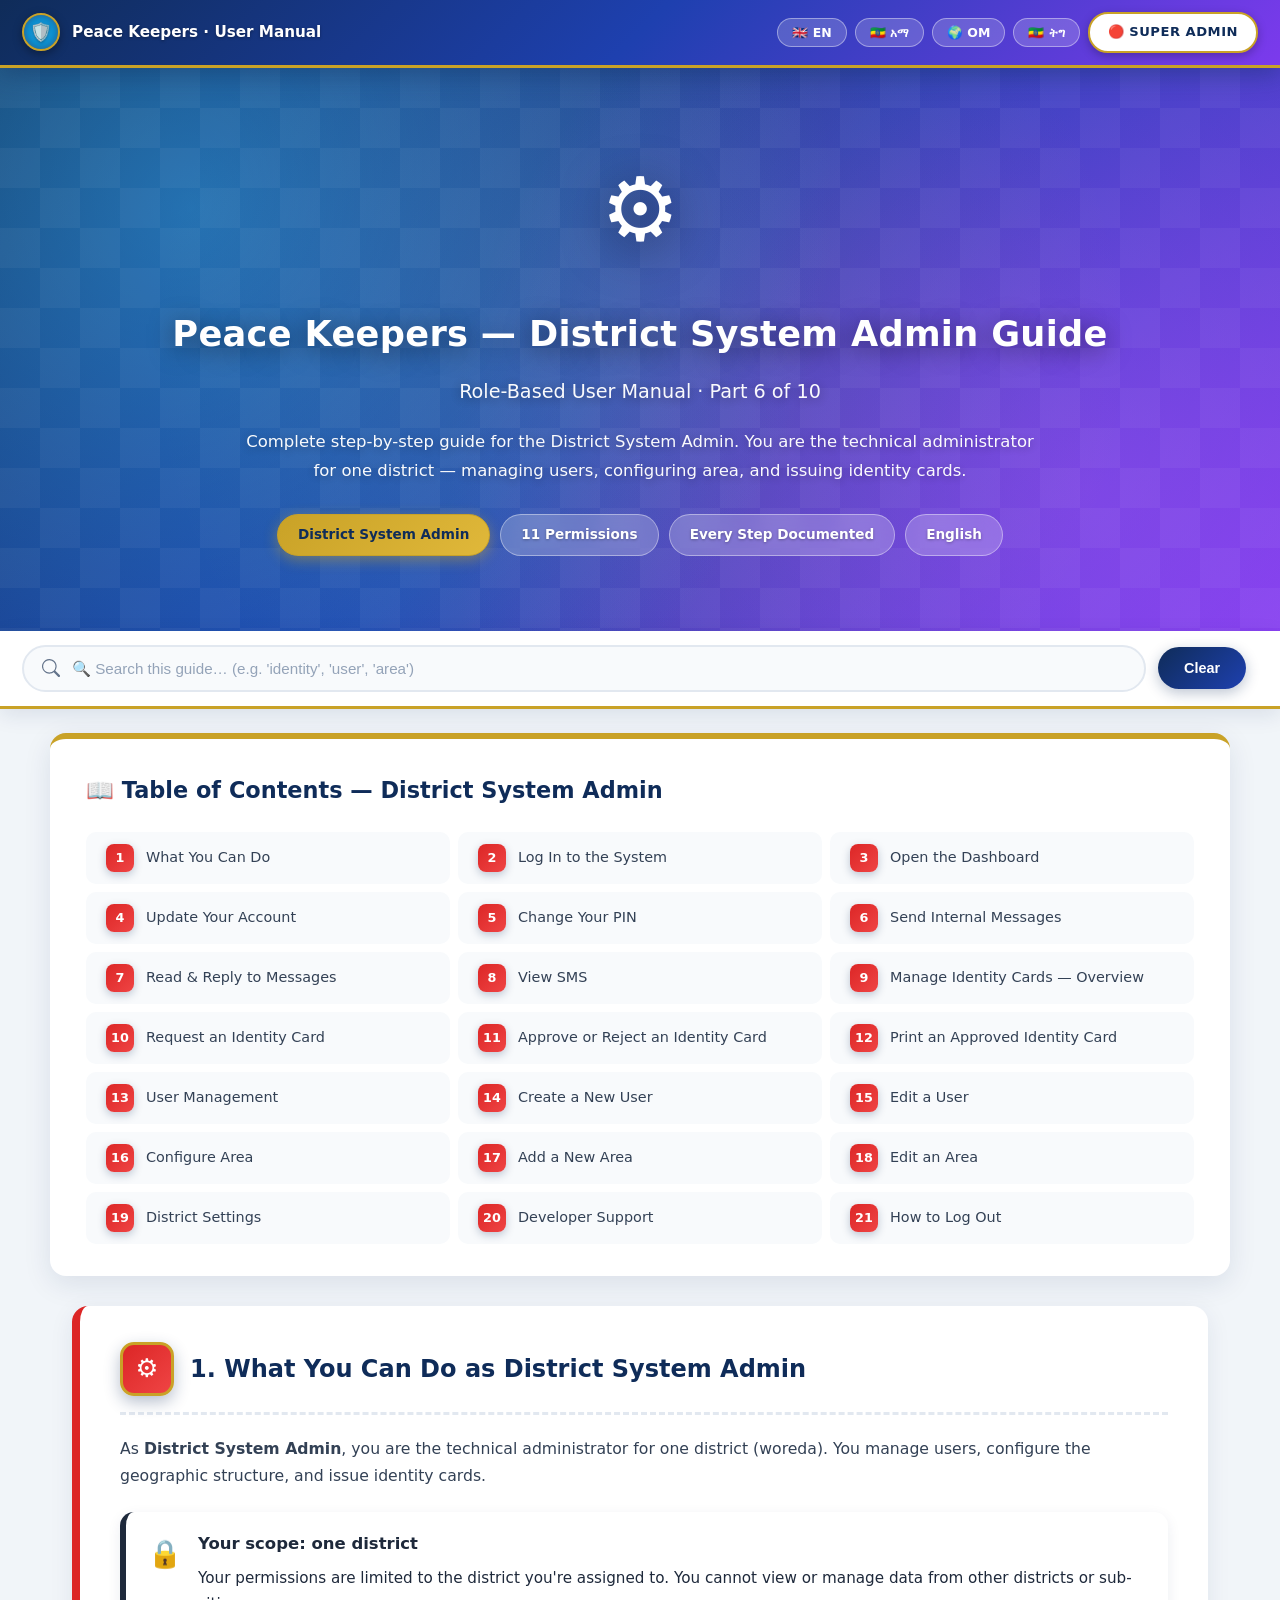
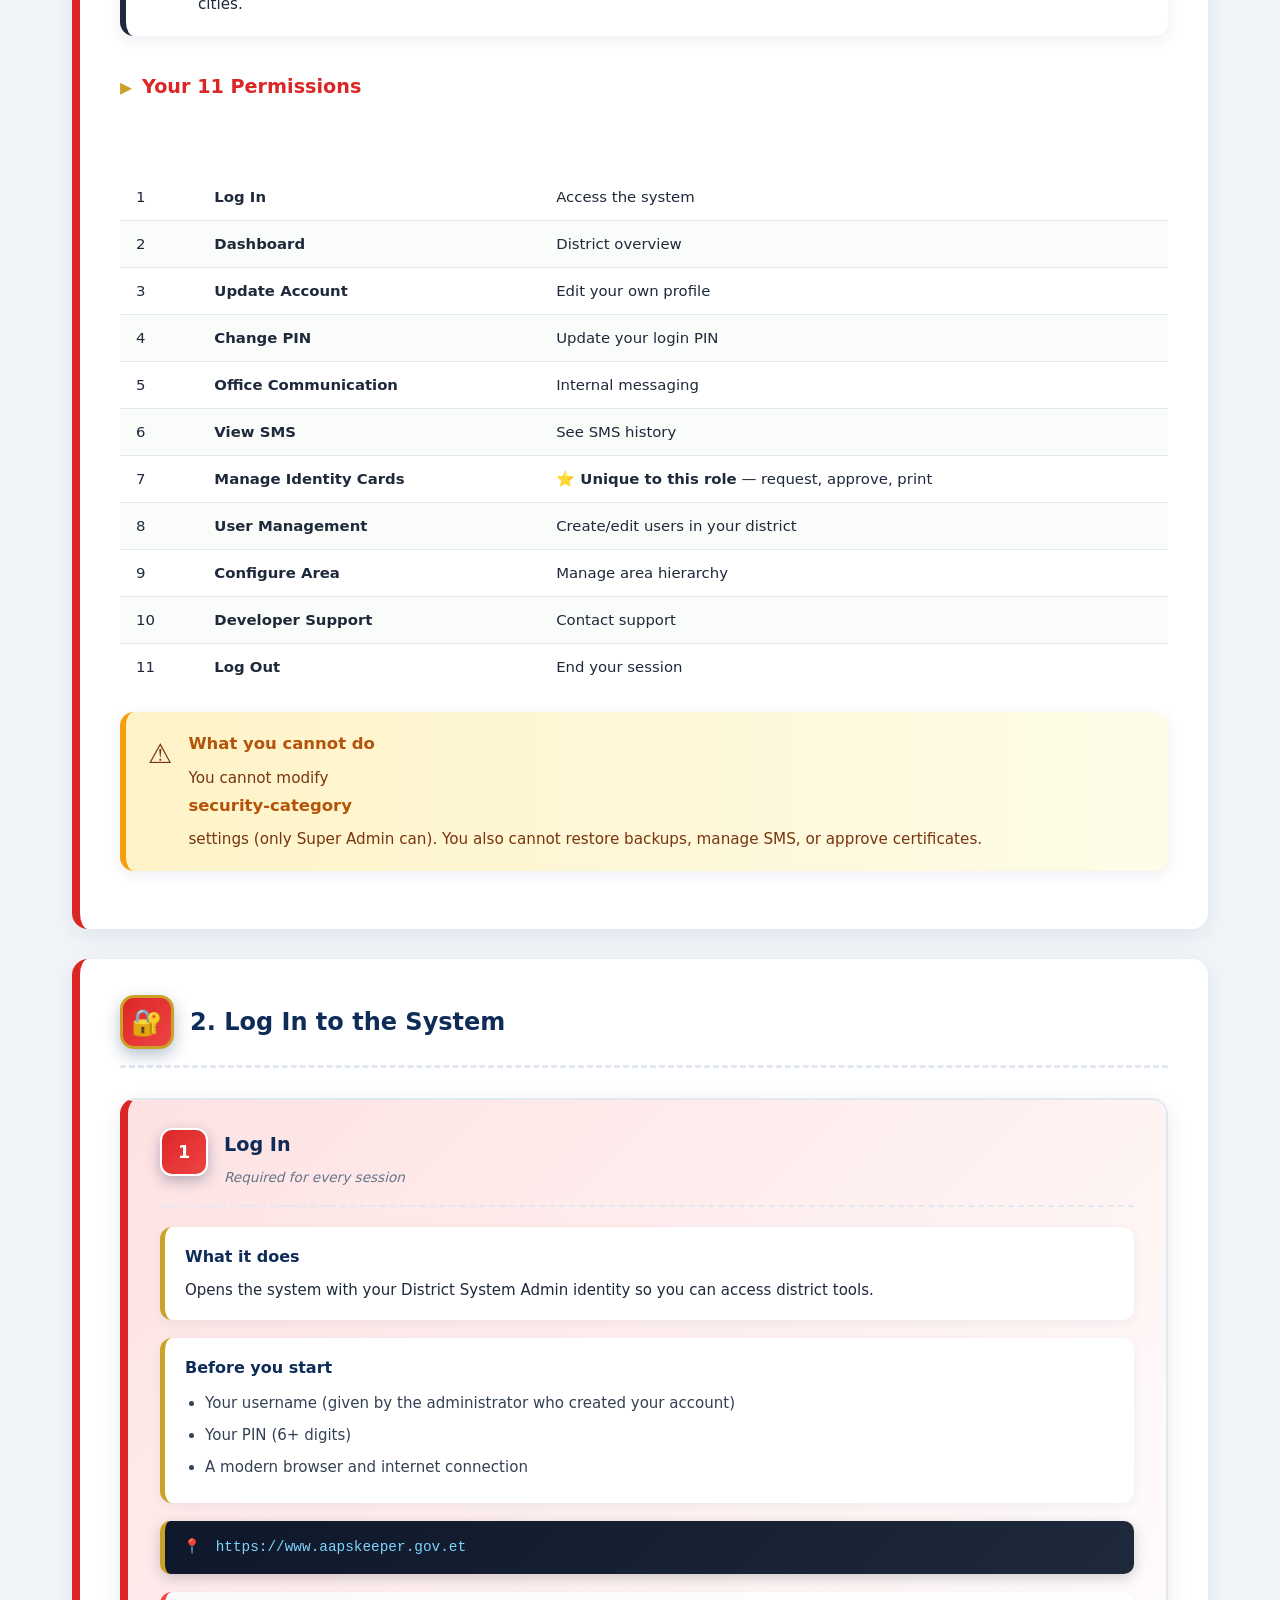
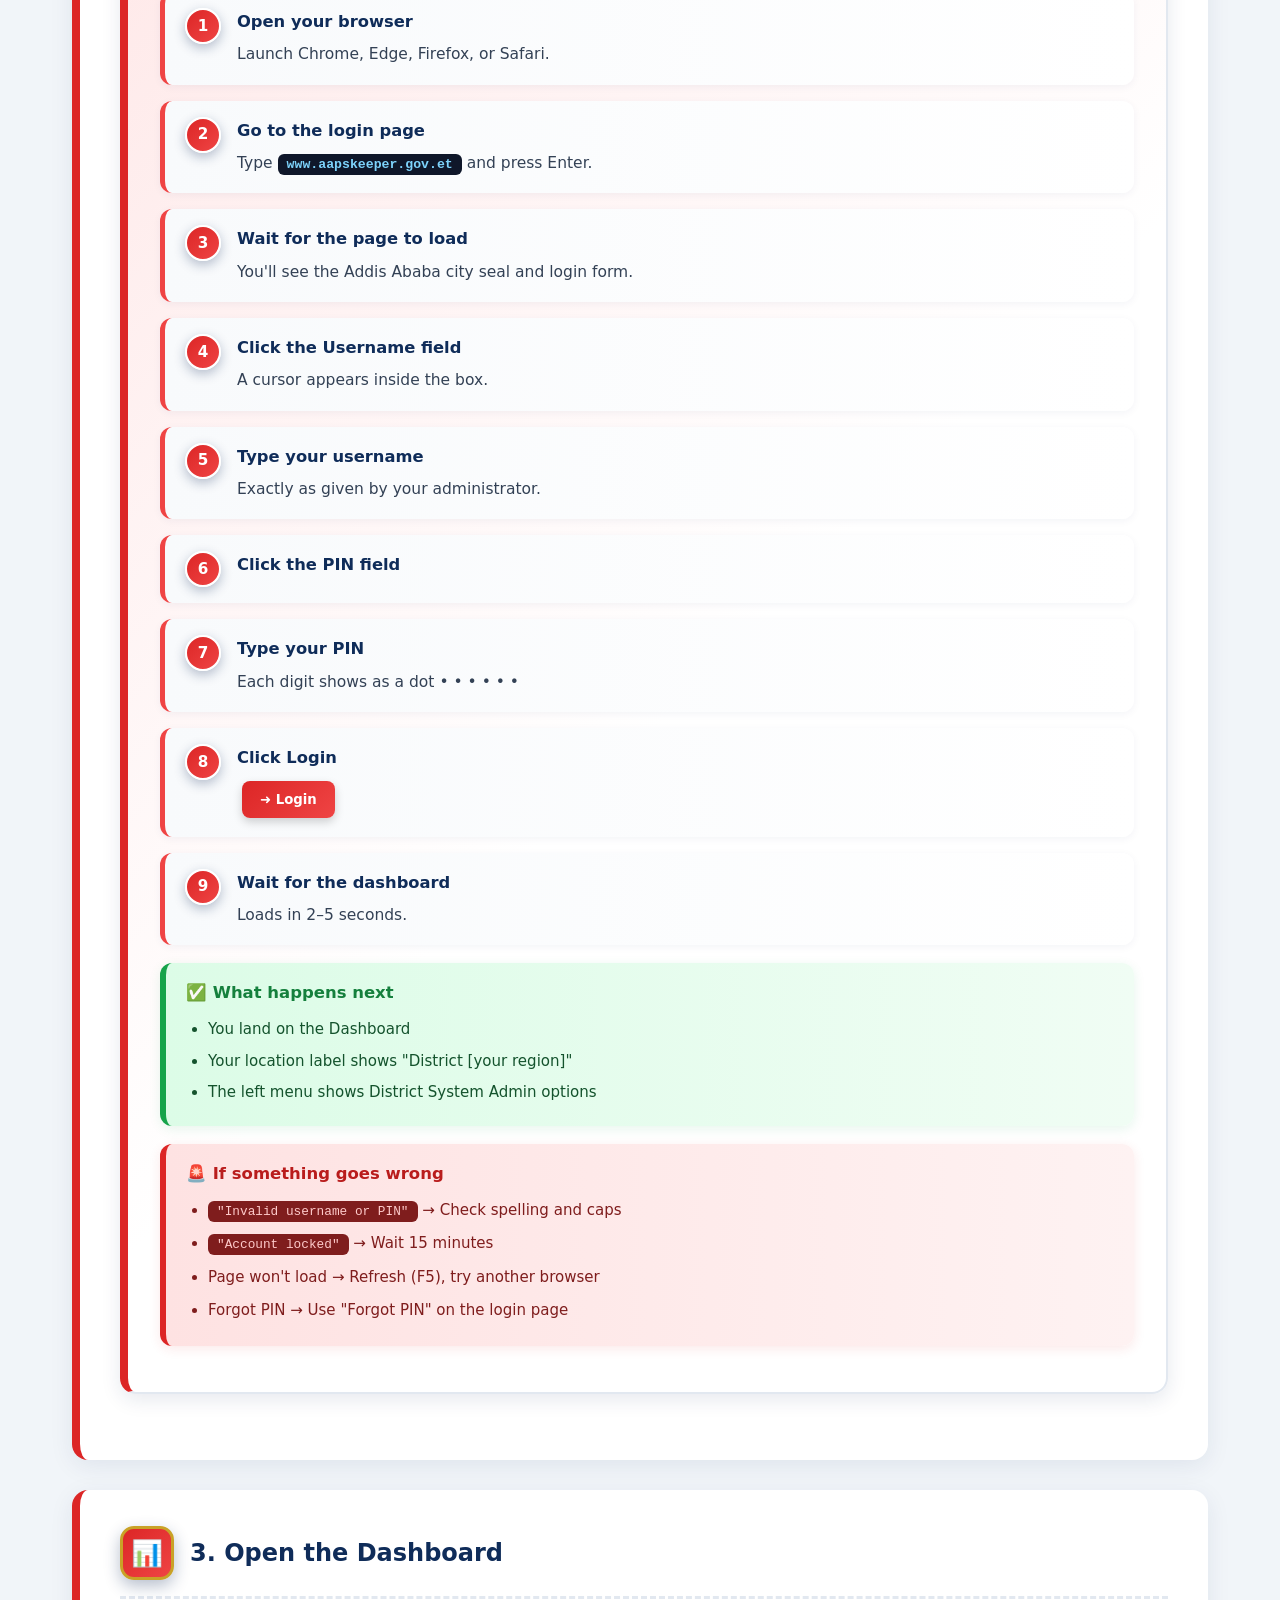
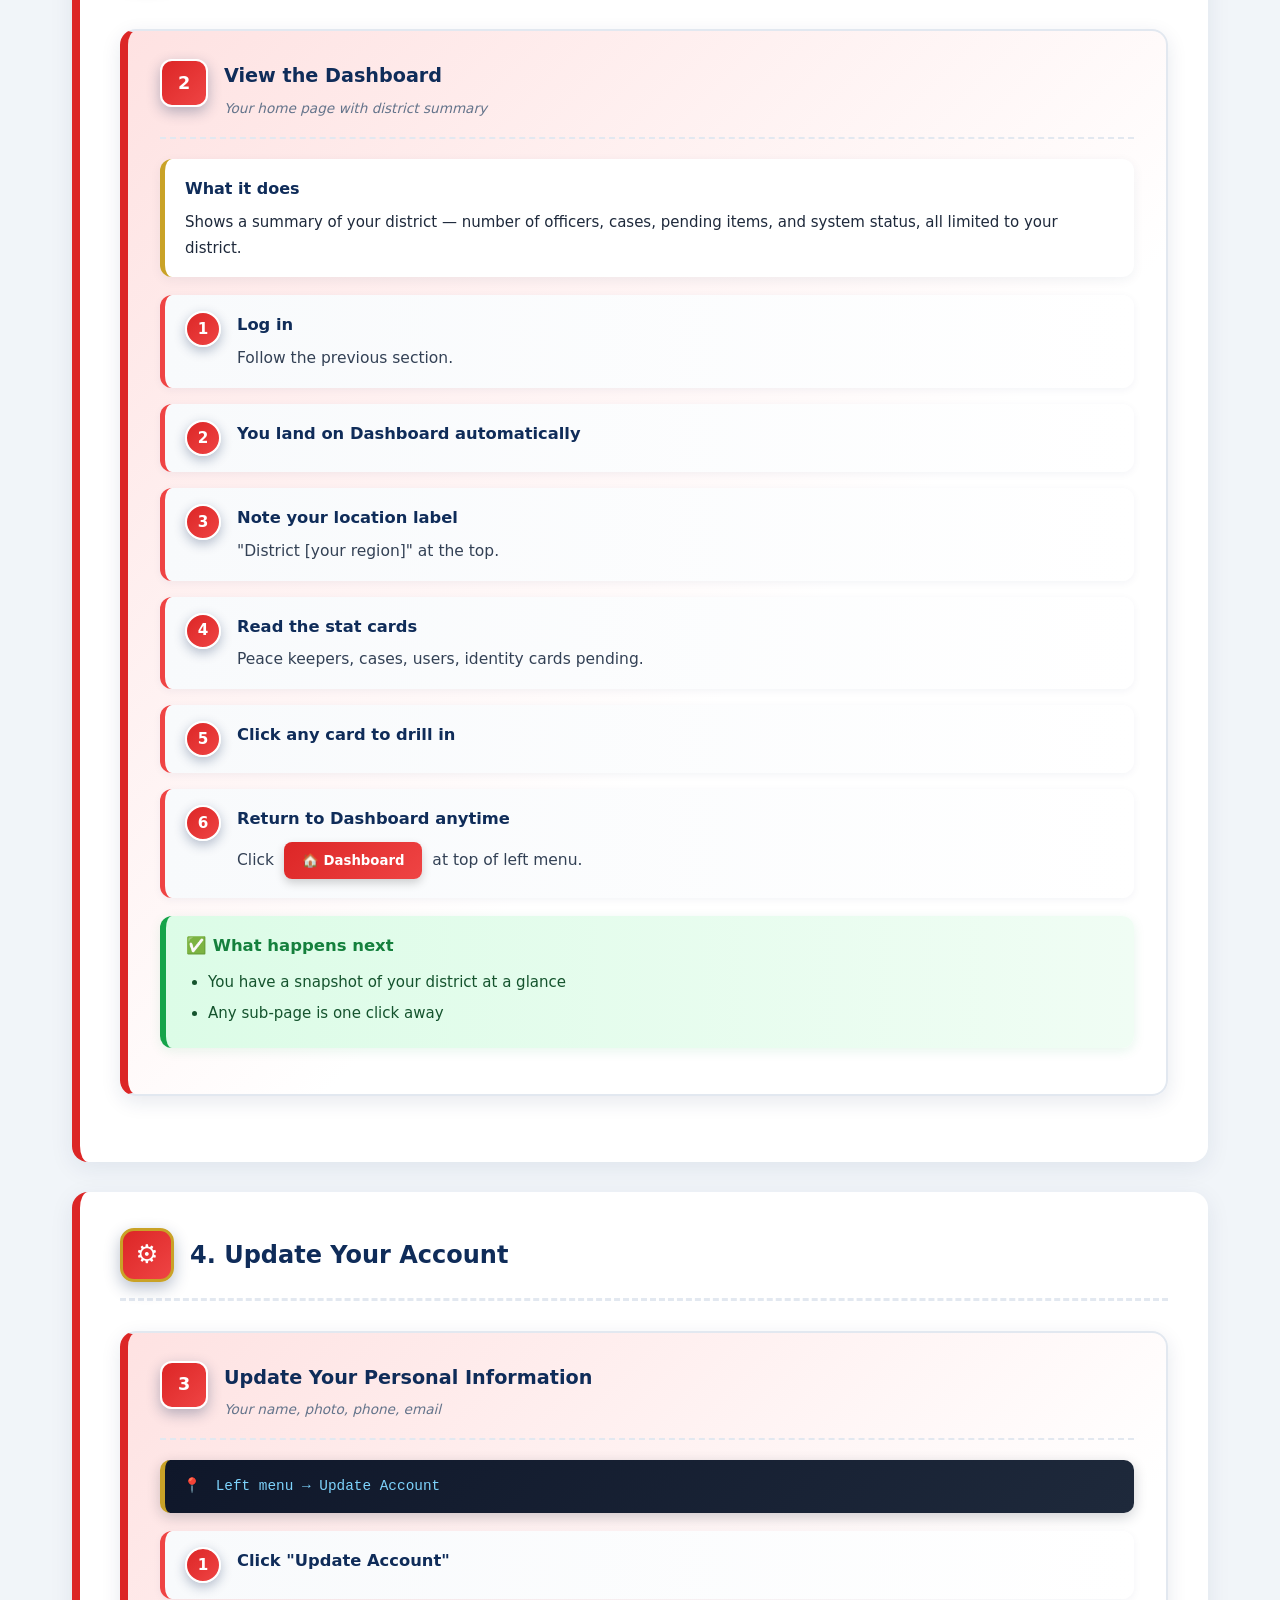
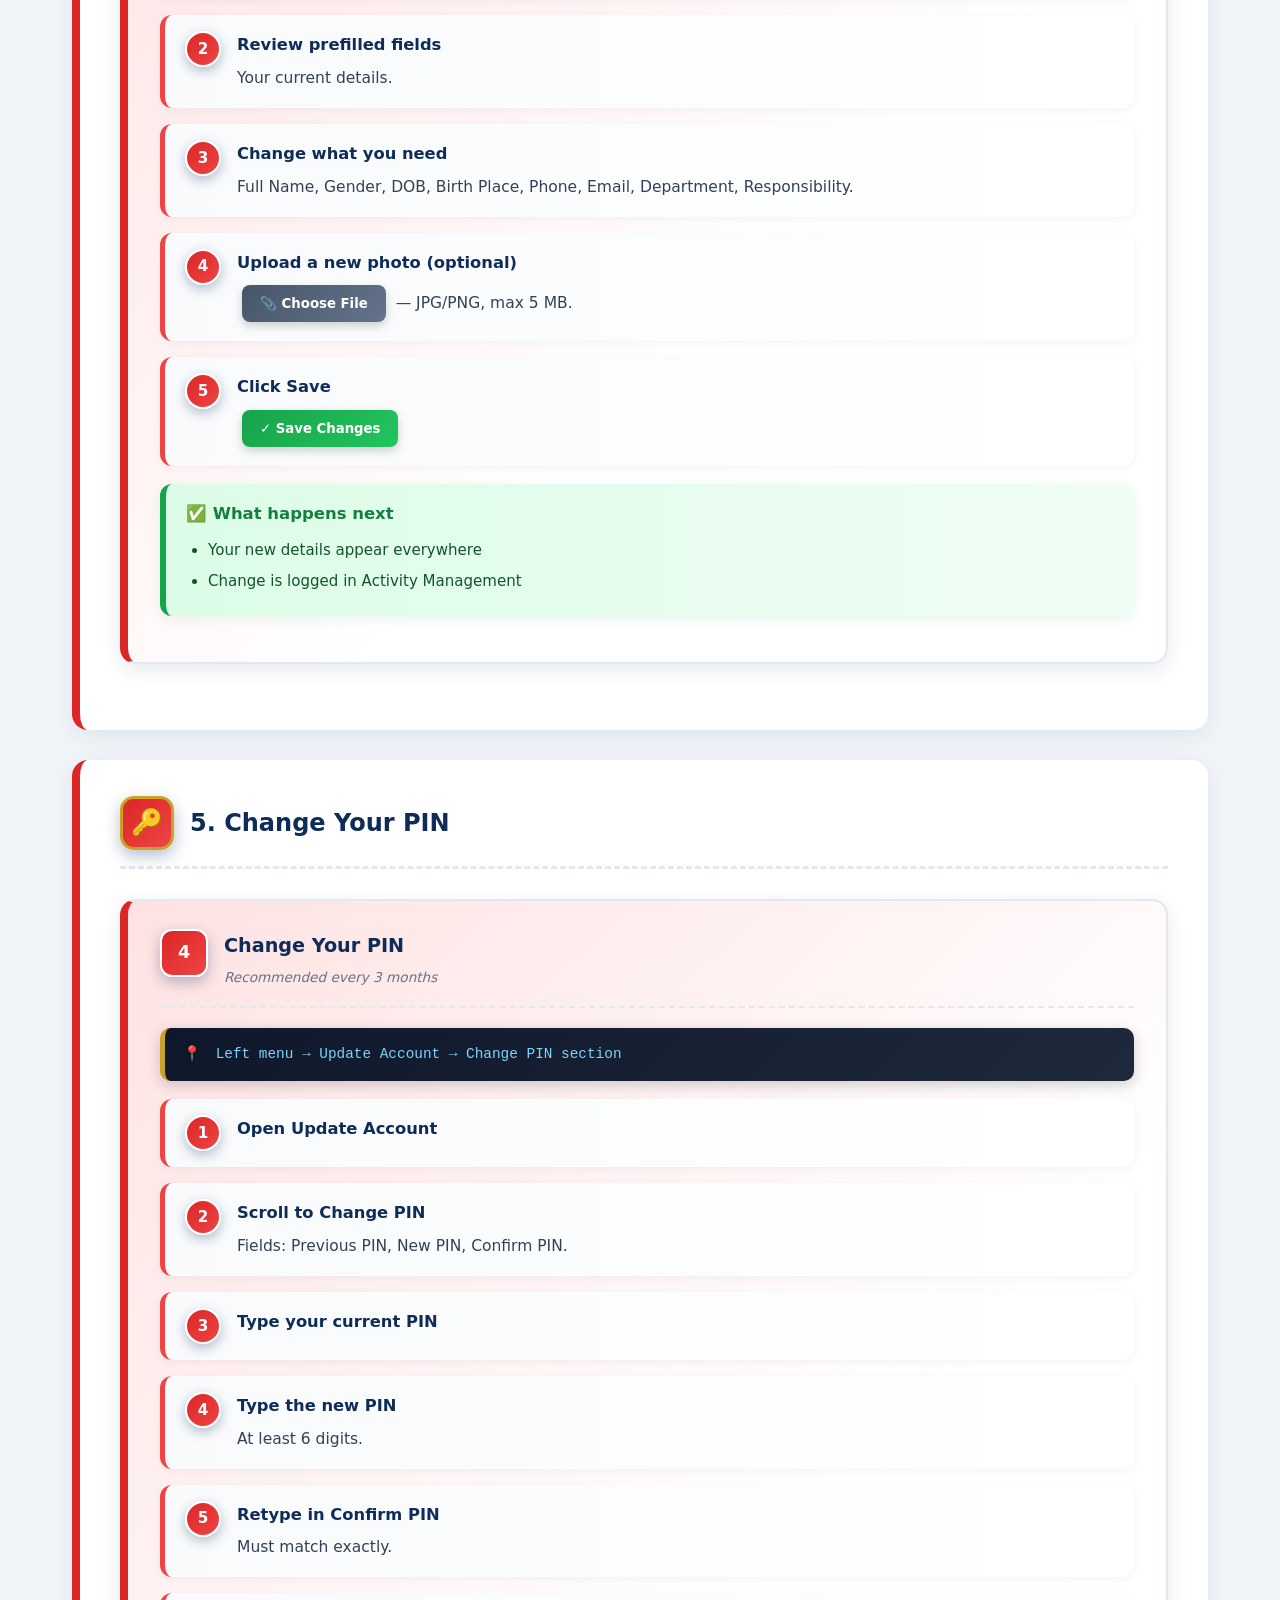
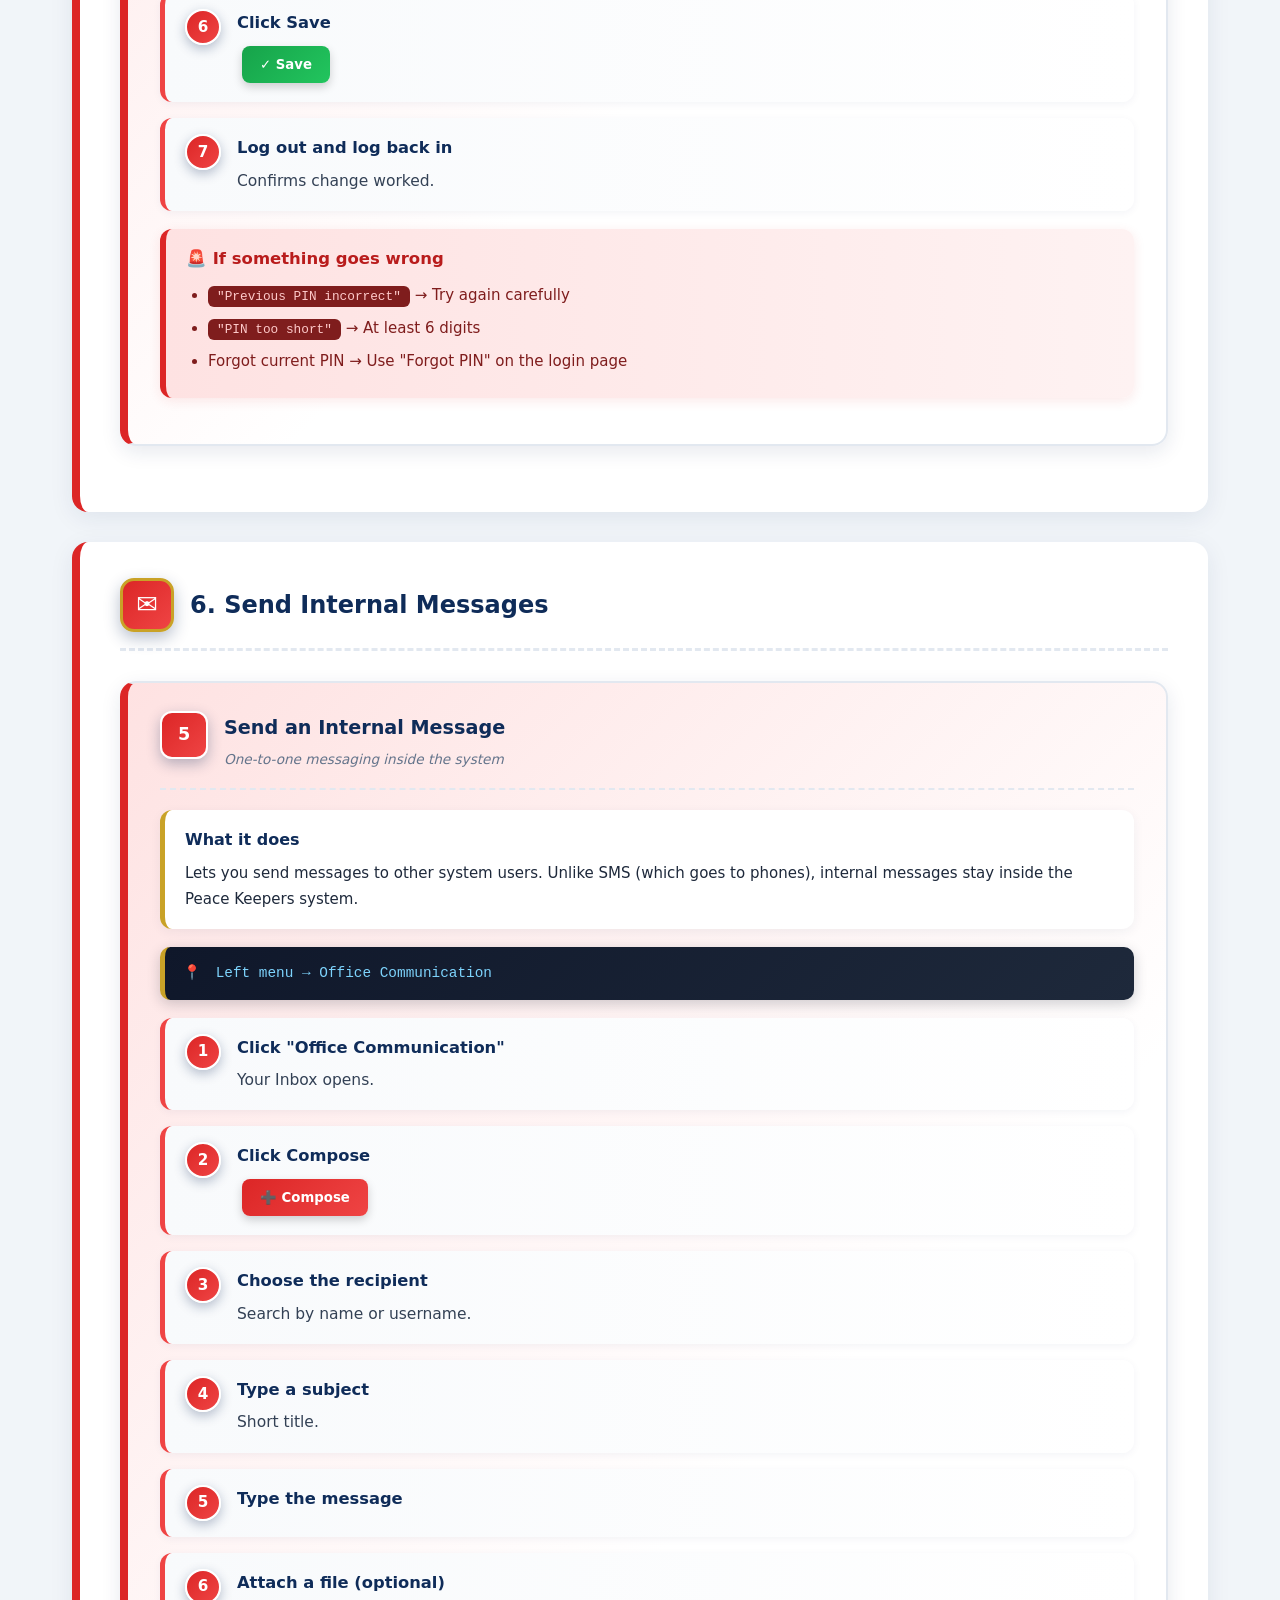
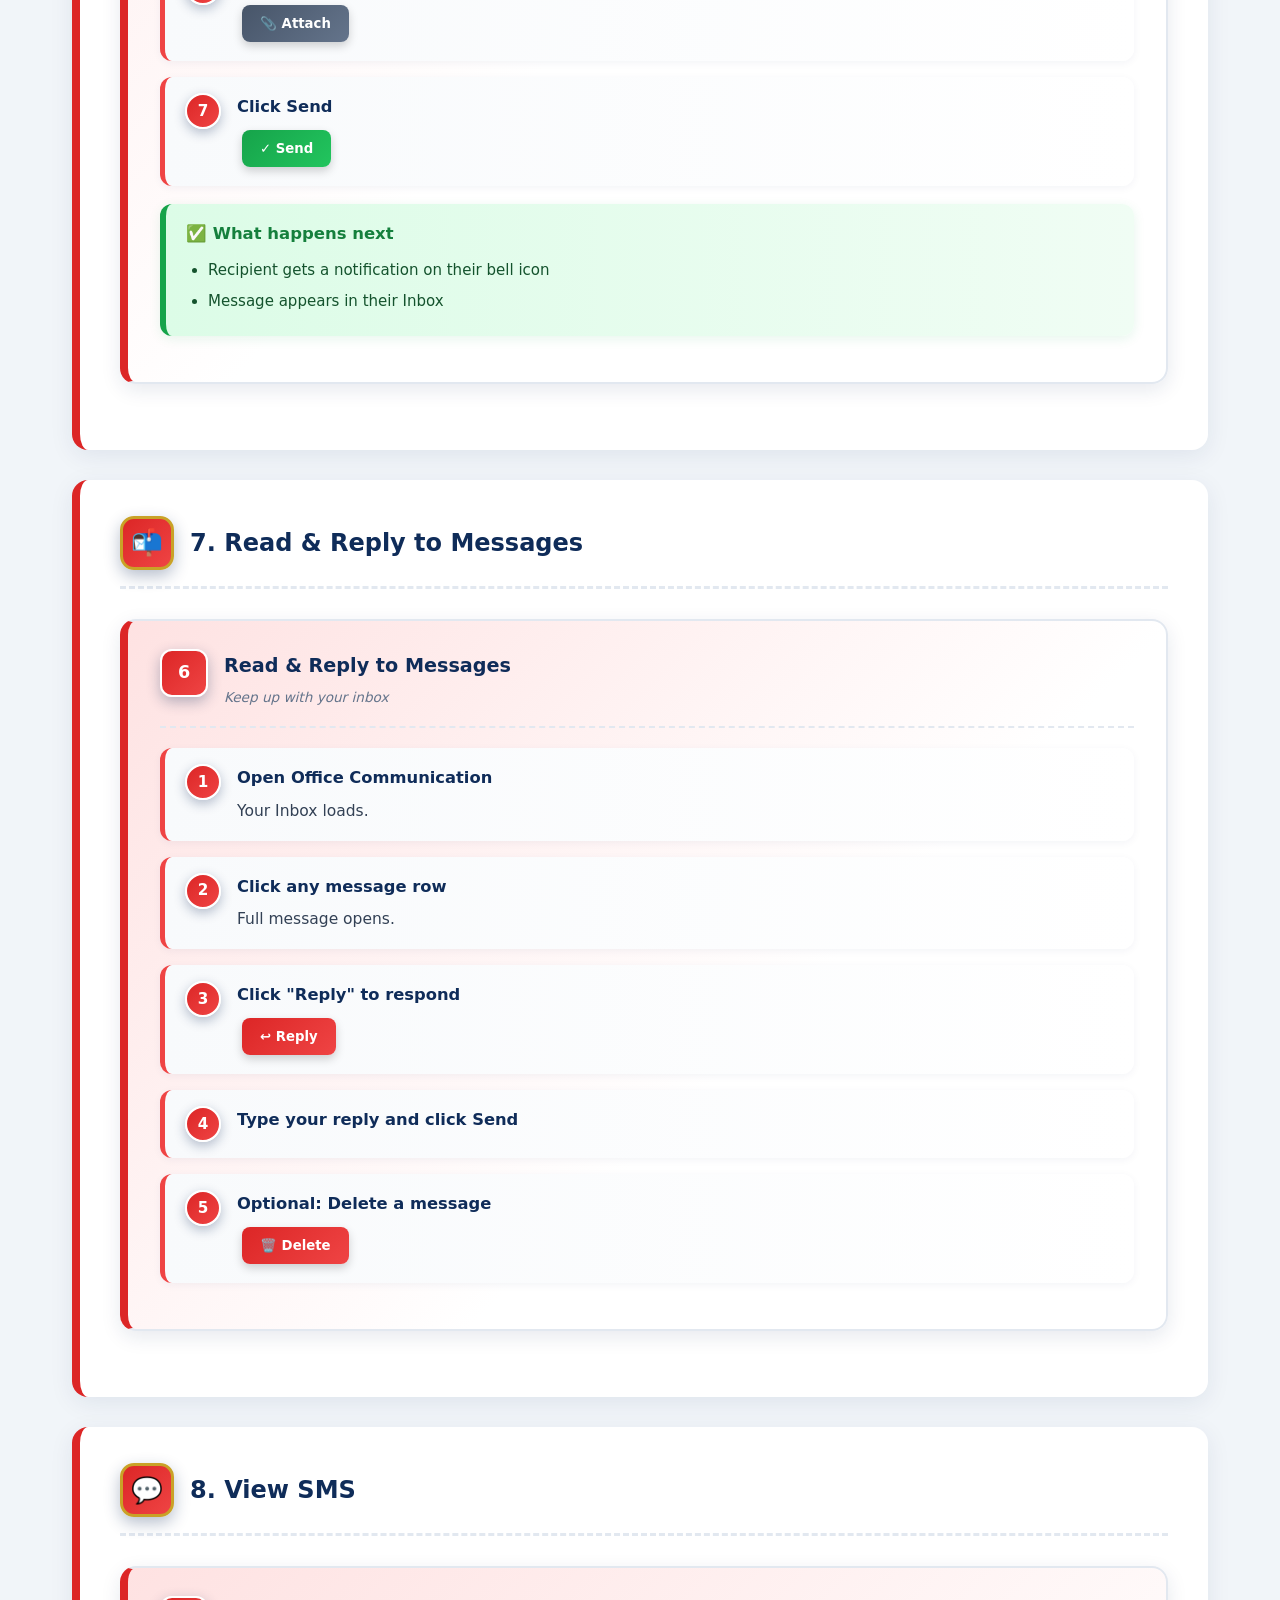
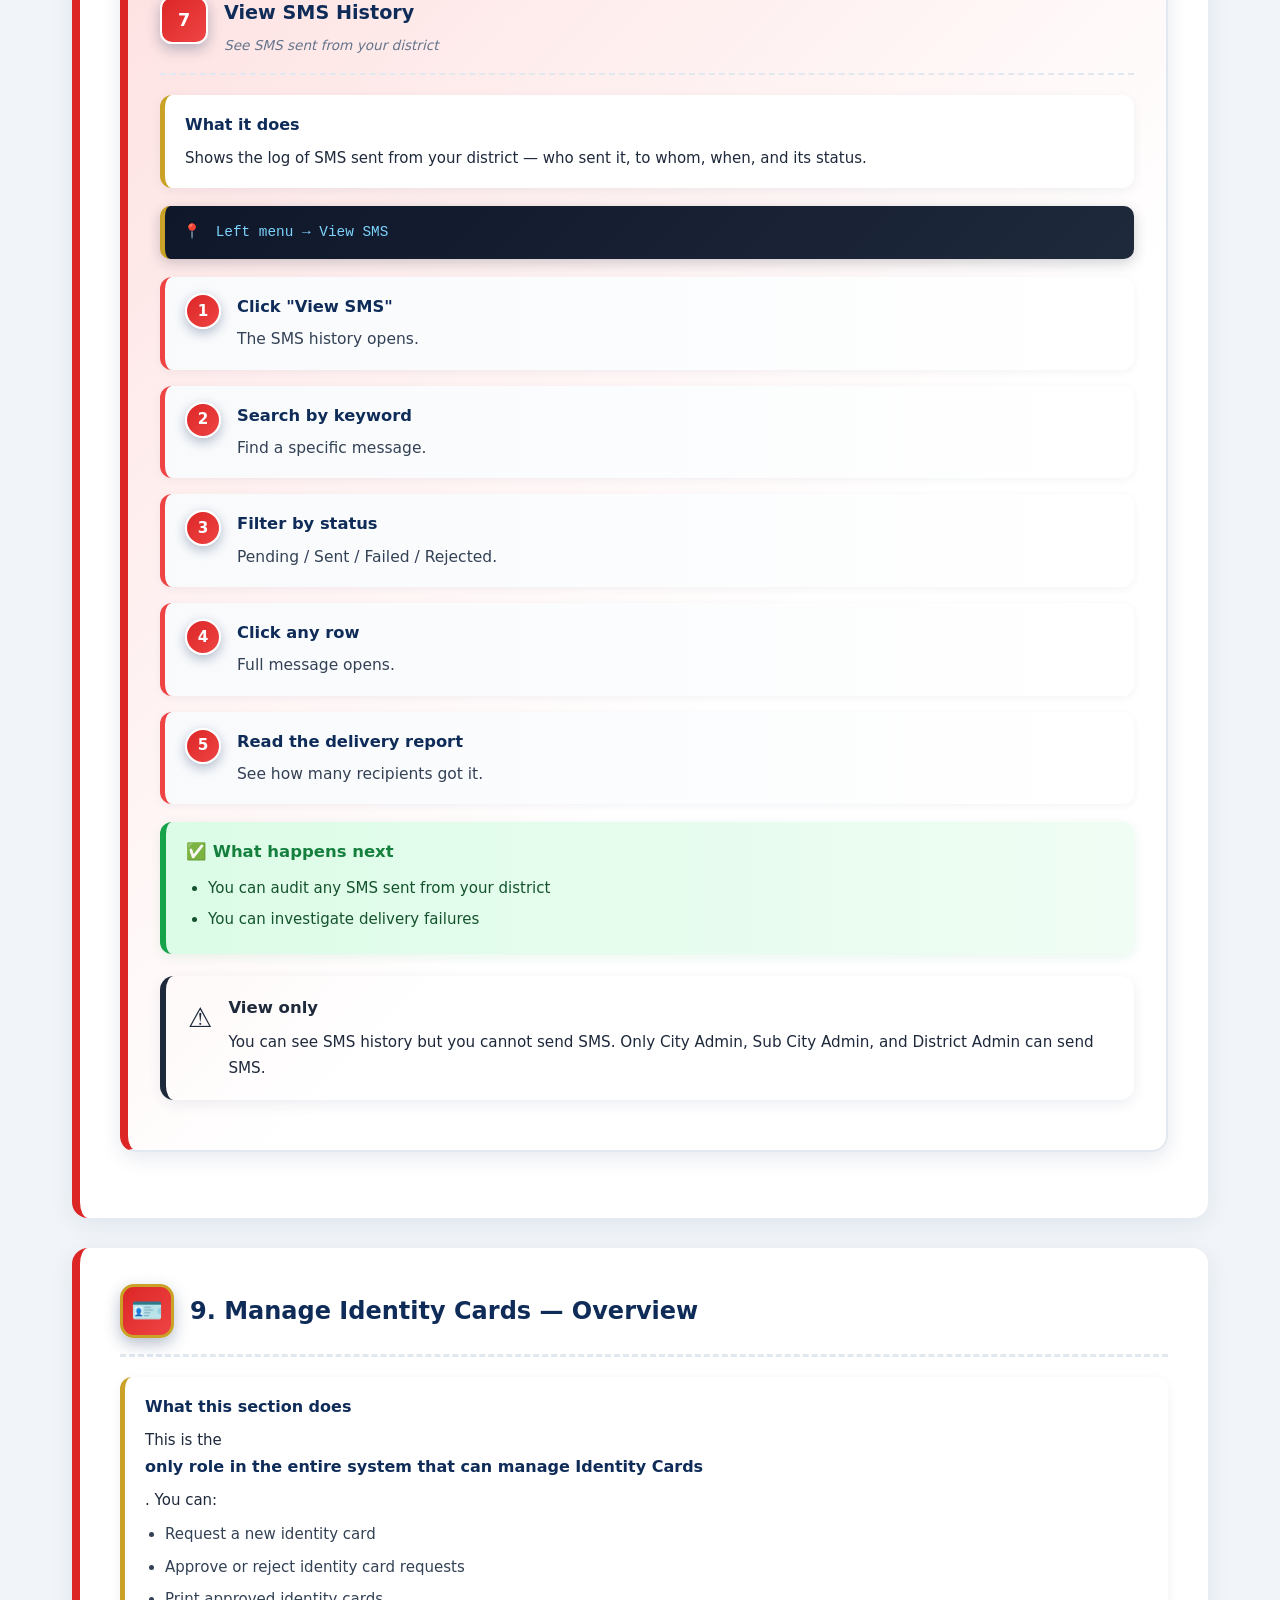
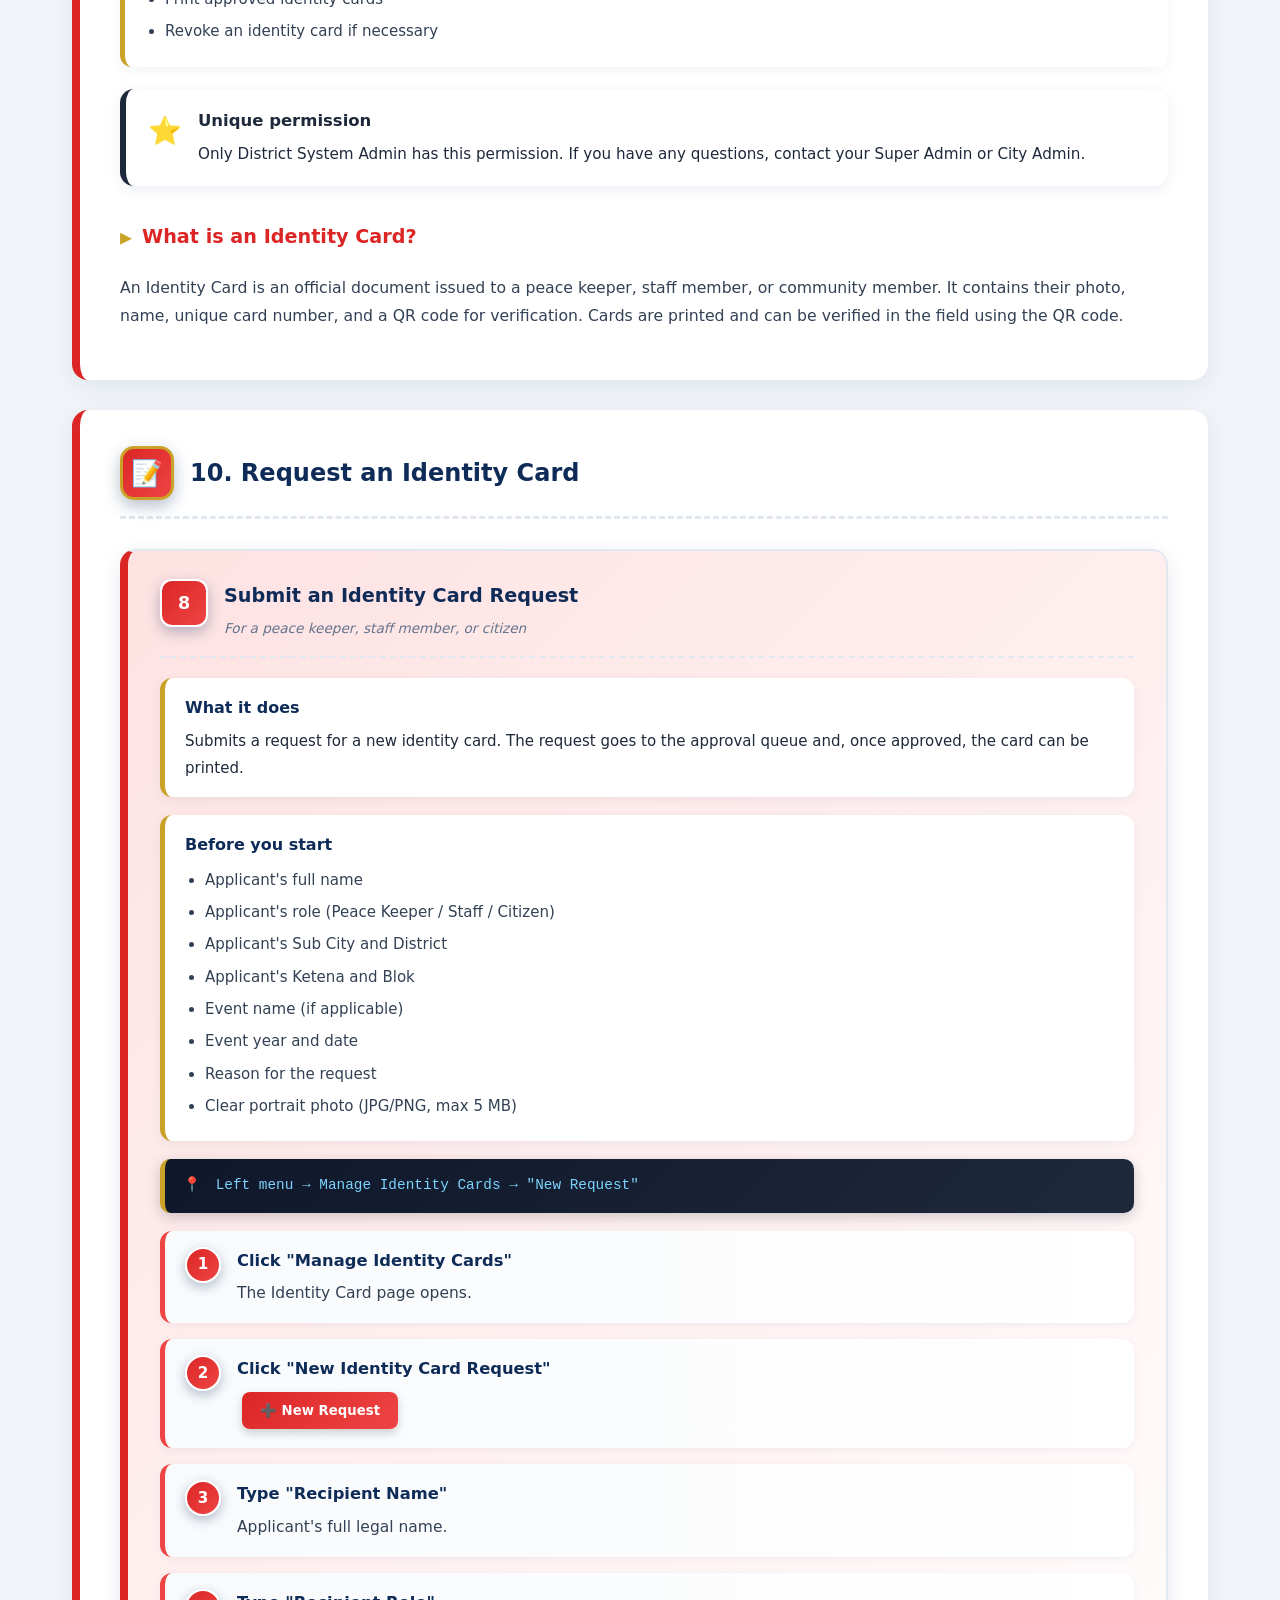
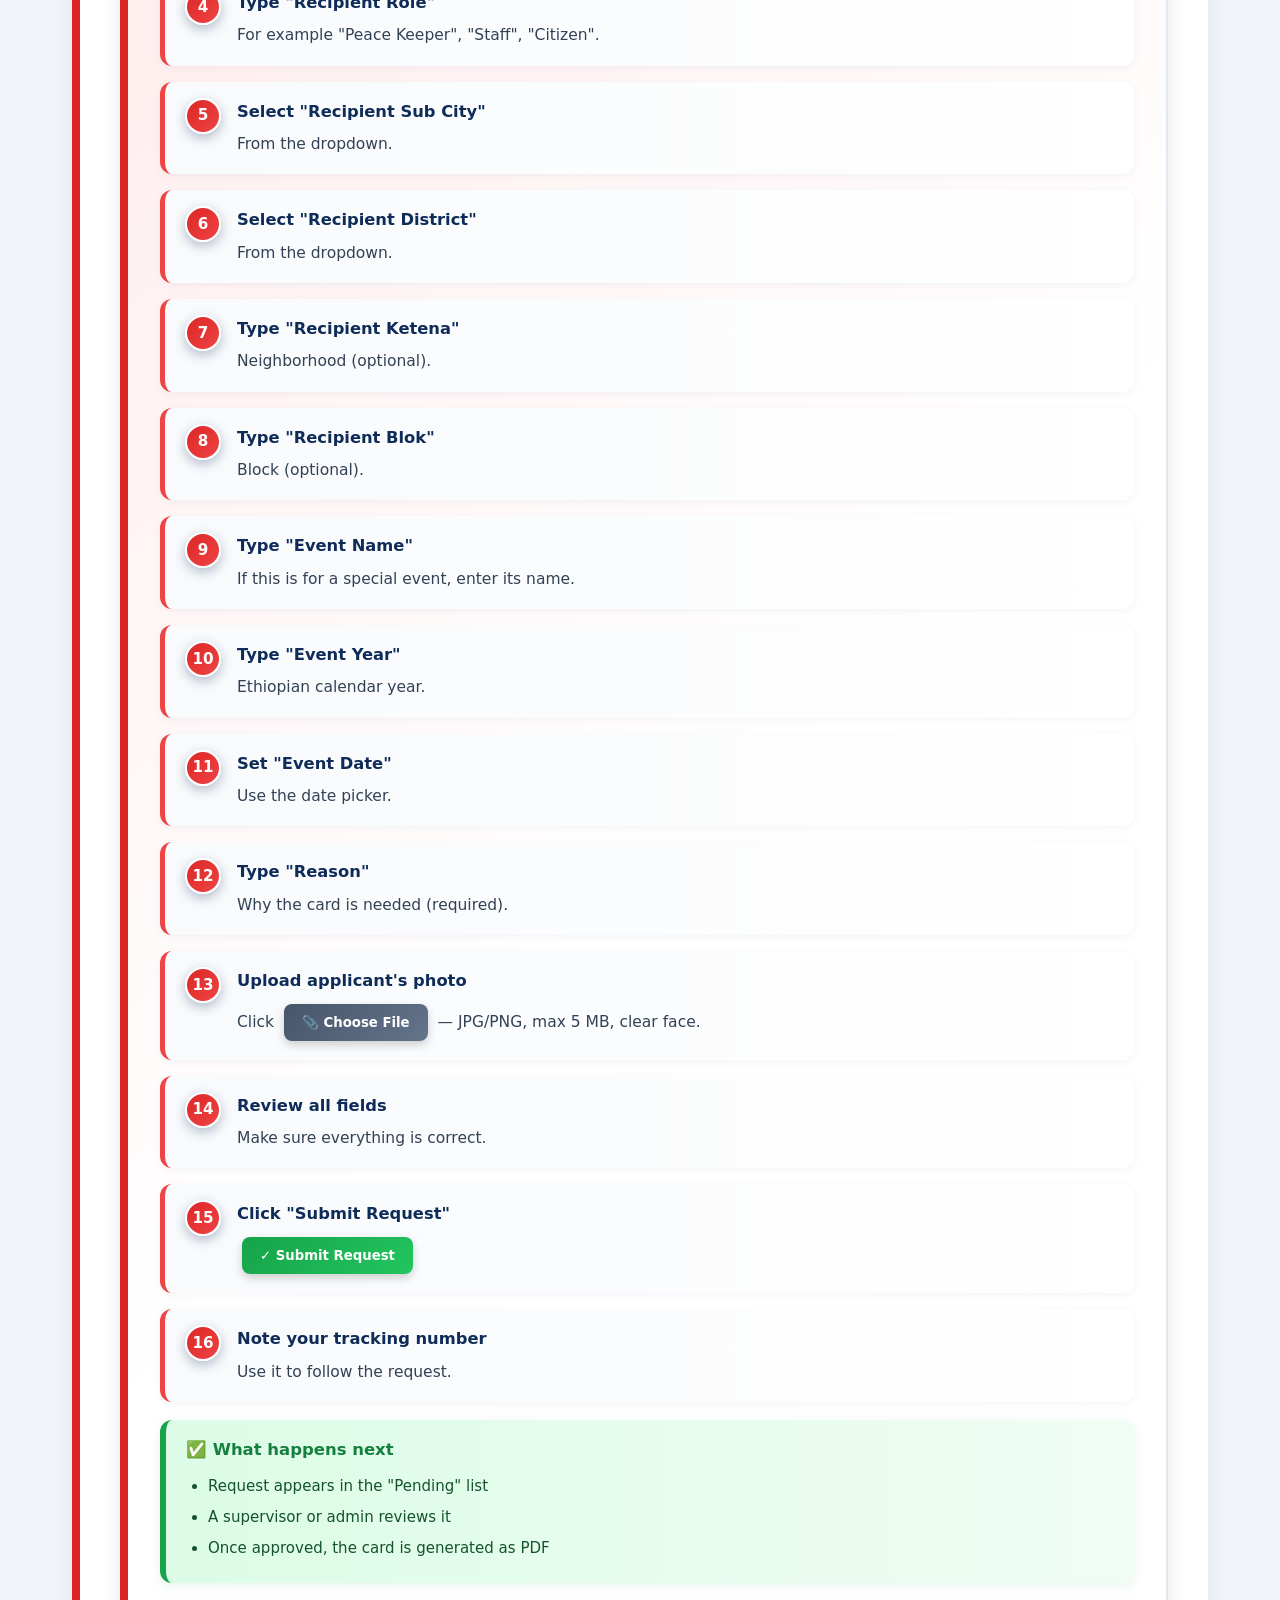
<file: district-system-admin-guide.html>
<!DOCTYPE html>
<html lang="en">
<head>
<meta charset="UTF-8">
<meta name="viewport" content="width=device-width, initial-scale=1.0">
<title>Peace Keepers — District System Admin Guide</title>
<link rel="stylesheet" href="manual-style.css">
<style>
  :root {
    --role: #dc2626;
    --role-2: #ef4444;
    --role-light: #fee2e2;
  }
</style>
</head>
<body>

<div class="top-bar">
  <div class="brand">
    <span class="seal">🛡️</span>
    <span>Peace Keepers · User Manual</span>
  </div>
  <div style="display:flex; gap:8px; align-items:center;">
    <button class="lang-toggle" onclick="translatePage('en')" title="English">🇬🇧 EN</button>
    <button class="lang-toggle" onclick="translatePage('am')" title="አማርኛ">🇪🇹 አማ</button>
    <button class="lang-toggle" onclick="translatePage('om')" title="Afaan Oromoo">🌍 OM</button>
    <button class="lang-toggle" onclick="translatePage('ti')" title="ትግርኛ">🇪🇹 ትግ</button>
    <span class="role-badge">🔴 SUPER ADMIN</span>
  </div>
</div>

<!-- Google Translate hidden container -->
<div id="google_translate_element" style="display:none;"></div>
<script type="text/javascript">
function googleTranslateElementInit() {
  new google.translate.TranslateElement({
    pageLanguage: 'en',
    includedLanguages: 'en,am,om,ti',
    autoDisplay: false
  }, 'google_translate_element');
}
function translatePage(lang) {
  const select = document.querySelector('.goog-te-combo');
  if (select) {
    select.value = lang;
    select.dispatchEvent(new Event('change'));
  }
}
</script>
<script type="text/javascript" src="//translate.google.com/translate_a/element.js?cb=googleTranslateElementInit"></script>
<!-- ============ HERO ============ -->
<header class="hero">
  <span class="seal-big">⚙️</span>
  <h1>Peace Keepers — District System Admin Guide</h1>
  <h2>Role-Based User Manual · Part 6 of 10</h2>
  <p class="lead">Complete step-by-step guide for the District System Admin. You are the technical administrator for one district — managing users, configuring area, and issuing identity cards.</p>
  <div class="badges">
    <span class="badge gold">District System Admin</span>
    <span class="badge">11 Permissions</span>
    <span class="badge">Every Step Documented</span>
    <span class="badge">English</span>
  </div>
</header>

<!-- ============ SEARCH ============ -->
<div class="search-bar">
  <input type="text" id="searchInput" placeholder="🔍 Search this guide… (e.g. 'identity', 'user', 'area')" oninput="searchManual()">
  <button onclick="clearSearch()">Clear</button>
  <span class="search-stats" id="stats"></span>
</div>

<!-- ============ TOC ============ -->
<nav class="toc">
  <h2>📖 Table of Contents — District System Admin</h2>
  <ol>
    <li><a href="#about">What You Can Do</a></li>
    <li><a href="#login">Log In to the System</a></li>
    <li><a href="#dashboard">Open the Dashboard</a></li>
    <li><a href="#update-account">Update Your Account</a></li>
    <li><a href="#change-pin">Change Your PIN</a></li>
    <li><a href="#office-com">Send Internal Messages</a></li>
    <li><a href="#read-msg">Read &amp; Reply to Messages</a></li>
    <li><a href="#view-sms">View SMS</a></li>
    <li><a href="#id-cards">Manage Identity Cards — Overview</a></li>
    <li><a href="#id-request">Request an Identity Card</a></li>
    <li><a href="#id-approve">Approve or Reject an Identity Card</a></li>
    <li><a href="#id-print">Print an Approved Identity Card</a></li>
    <li><a href="#user-mgmt">User Management</a></li>
    <li><a href="#create-user">Create a New User</a></li>
    <li><a href="#edit-user">Edit a User</a></li>
    <li><a href="#area-config">Configure Area</a></li>
    <li><a href="#add-area">Add a New Area</a></li>
    <li><a href="#edit-area">Edit an Area</a></li>
    <li><a href="#settings">District Settings</a></li>
    <li><a href="#dev-support">Developer Support</a></li>
    <li><a href="#logout">How to Log Out</a></li>
  </ol>
</nav>

<main>

<!-- ============ ABOUT ============ -->
<section id="about">
  <h2><span class="icon">⚙️</span>1. What You Can Do as District System Admin</h2>

  <p>As <strong>District System Admin</strong>, you are the technical administrator for one district (woreda). You manage users, configure the geographic structure, and issue identity cards.</p>

  <div class="callout orange">
    <span class="co-icon">🔒</span>
    <div>
      <strong>Your scope: one district</strong>
      Your permissions are limited to the district you're assigned to. You cannot view or manage data from other districts or sub-cities.
    </div>
  </div>

  <h3>Your 11 Permissions</h3>
  <table style="width:100%; border-collapse:collapse; margin:16px 0; font-size:.93rem">
    <tr style="background:linear-gradient(135deg,var(--dsa),var(--dsa-accent)); color:#fff">
      <th style="padding:12px 16px; text-align:left">#</th>
      <th style="padding:12px 16px; text-align:left">Permission</th>
      <th style="padding:12px 16px; text-align:left">What it does</th>
    </tr>
    <tr><td style="padding:10px 16px; border-bottom:1px solid var(--border)">1</td><td style="padding:10px 16px; border-bottom:1px solid var(--border)"><strong>Log In</strong></td><td style="padding:10px 16px; border-bottom:1px solid var(--border)">Access the system</td></tr>
    <tr style="background:#fafcf9"><td style="padding:10px 16px; border-bottom:1px solid var(--border)">2</td><td style="padding:10px 16px; border-bottom:1px solid var(--border)"><strong>Dashboard</strong></td><td style="padding:10px 16px; border-bottom:1px solid var(--border)">District overview</td></tr>
    <tr><td style="padding:10px 16px; border-bottom:1px solid var(--border)">3</td><td style="padding:10px 16px; border-bottom:1px solid var(--border)"><strong>Update Account</strong></td><td style="padding:10px 16px; border-bottom:1px solid var(--border)">Edit your own profile</td></tr>
    <tr style="background:#fafcf9"><td style="padding:10px 16px; border-bottom:1px solid var(--border)">4</td><td style="padding:10px 16px; border-bottom:1px solid var(--border)"><strong>Change PIN</strong></td><td style="padding:10px 16px; border-bottom:1px solid var(--border)">Update your login PIN</td></tr>
    <tr><td style="padding:10px 16px; border-bottom:1px solid var(--border)">5</td><td style="padding:10px 16px; border-bottom:1px solid var(--border)"><strong>Office Communication</strong></td><td style="padding:10px 16px; border-bottom:1px solid var(--border)">Internal messaging</td></tr>
    <tr style="background:#fafcf9"><td style="padding:10px 16px; border-bottom:1px solid var(--border)">6</td><td style="padding:10px 16px; border-bottom:1px solid var(--border)"><strong>View SMS</strong></td><td style="padding:10px 16px; border-bottom:1px solid var(--border)">See SMS history</td></tr>
    <tr><td style="padding:10px 16px; border-bottom:1px solid var(--border)">7</td><td style="padding:10px 16px; border-bottom:1px solid var(--border)"><strong>Manage Identity Cards</strong></td><td style="padding:10px 16px; border-bottom:1px solid var(--border)"><strong>⭐ Unique to this role</strong> — request, approve, print</td></tr>
    <tr style="background:#fafcf9"><td style="padding:10px 16px; border-bottom:1px solid var(--border)">8</td><td style="padding:10px 16px; border-bottom:1px solid var(--border)"><strong>User Management</strong></td><td style="padding:10px 16px; border-bottom:1px solid var(--border)">Create/edit users in your district</td></tr>
    <tr><td style="padding:10px 16px; border-bottom:1px solid var(--border)">9</td><td style="padding:10px 16px; border-bottom:1px solid var(--border)"><strong>Configure Area</strong></td><td style="padding:10px 16px; border-bottom:1px solid var(--border)">Manage area hierarchy</td></tr>
    <tr style="background:#fafcf9"><td style="padding:10px 16px; border-bottom:1px solid var(--border)">10</td><td style="padding:10px 16px; border-bottom:1px solid var(--border)"><strong>Developer Support</strong></td><td style="padding:10px 16px; border-bottom:1px solid var(--border)">Contact support</td></tr>
    <tr><td style="padding:10px 16px">11</td><td style="padding:10px 16px"><strong>Log Out</strong></td><td style="padding:10px 16px">End your session</td></tr>
  </table>

  <div class="callout warn">
    <span class="co-icon">⚠️</span>
    <div>
      <strong>What you cannot do</strong>
      You cannot modify <strong>security-category</strong> settings (only Super Admin can). You also cannot restore backups, manage SMS, or approve certificates.
    </div>
  </div>
</section>

<!-- ============ 1. LOGIN ============ -->
<section id="login">
  <h2><span class="icon">🔐</span>2. Log In to the System</h2>

  <div class="permission">
    <div class="perm-header">
      <div class="perm-num">1</div>
      <div>
        <div class="perm-title">Log In</div>
        <div class="perm-sub">Required for every session</div>
      </div>
    </div>

    <div class="info-block">
      <strong>What it does</strong>
      Opens the system with your District System Admin identity so you can access district tools.
    </div>

    <div class="info-block">
      <strong>Before you start</strong>
      <ul>
        <li>Your username (given by the administrator who created your account)</li>
        <li>Your PIN (6+ digits)</li>
        <li>A modern browser and internet connection</li>
      </ul>
    </div>

    <div class="menu-path">https://www.aapskeeper.gov.et</div>

    <ol class="steps">
      <li><span class="step-badge">1</span><div class="step-text"><strong>Open your browser</strong>Launch Chrome, Edge, Firefox, or Safari.</div></li>
      <li><span class="step-badge">2</span><div class="step-text"><strong>Go to the login page</strong>Type <code>www.aapskeeper.gov.et</code> and press Enter.</div></li>
      <li><span class="step-badge">3</span><div class="step-text"><strong>Wait for the page to load</strong>You'll see the Addis Ababa city seal and login form.</div></li>
      <li><span class="step-badge">4</span><div class="step-text"><strong>Click the Username field</strong>A cursor appears inside the box.</div></li>
      <li><span class="step-badge">5</span><div class="step-text"><strong>Type your username</strong>Exactly as given by your administrator.</div></li>
      <li><span class="step-badge">6</span><div class="step-text"><strong>Click the PIN field</strong></div></li>
      <li><span class="step-badge">7</span><div class="step-text"><strong>Type your PIN</strong>Each digit shows as a dot • • • • • •</div></li>
      <li><span class="step-badge">8</span><div class="step-text"><strong>Click Login</strong><span class="btn-mock primary">➜ Login</span></div></li>
      <li><span class="step-badge">9</span><div class="step-text"><strong>Wait for the dashboard</strong>Loads in 2–5 seconds.</div></li>
    </ol>

    <div class="outcome">
      <strong>✅ What happens next</strong>
      <ul>
        <li>You land on the Dashboard</li>
        <li>Your location label shows "District [your region]"</li>
        <li>The left menu shows District System Admin options</li>
      </ul>
    </div>

    <div class="troubleshoot">
      <strong>🚨 If something goes wrong</strong>
      <ul>
        <li><code>"Invalid username or PIN"</code> → Check spelling and caps</li>
        <li><code>"Account locked"</code> → Wait 15 minutes</li>
        <li>Page won't load → Refresh (F5), try another browser</li>
        <li>Forgot PIN → Use "Forgot PIN" on the login page</li>
      </ul>
    </div>
  </div>
</section>

<!-- ============ 2. DASHBOARD ============ -->
<section id="dashboard">
  <h2><span class="icon">📊</span>3. Open the Dashboard</h2>

  <div class="permission">
    <div class="perm-header">
      <div class="perm-num">2</div>
      <div>
        <div class="perm-title">View the Dashboard</div>
        <div class="perm-sub">Your home page with district summary</div>
      </div>
    </div>

    <div class="info-block">
      <strong>What it does</strong>
      Shows a summary of your district — number of officers, cases, pending items, and system status, all limited to your district.
    </div>

    <ol class="steps">
      <li><span class="step-badge">1</span><div class="step-text"><strong>Log in</strong>Follow the previous section.</div></li>
      <li><span class="step-badge">2</span><div class="step-text"><strong>You land on Dashboard automatically</strong></div></li>
      <li><span class="step-badge">3</span><div class="step-text"><strong>Note your location label</strong>"District [your region]" at the top.</div></li>
      <li><span class="step-badge">4</span><div class="step-text"><strong>Read the stat cards</strong>Peace keepers, cases, users, identity cards pending.</div></li>
      <li><span class="step-badge">5</span><div class="step-text"><strong>Click any card to drill in</strong></div></li>
      <li><span class="step-badge">6</span><div class="step-text"><strong>Return to Dashboard anytime</strong>Click <span class="btn-mock primary">🏠 Dashboard</span> at top of left menu.</div></li>
    </ol>

    <div class="outcome">
      <strong>✅ What happens next</strong>
      <ul>
        <li>You have a snapshot of your district at a glance</li>
        <li>Any sub-page is one click away</li>
      </ul>
    </div>
  </div>
</section>

<!-- ============ 3. UPDATE ACCOUNT ============ -->
<section id="update-account">
  <h2><span class="icon">⚙️</span>4. Update Your Account</h2>

  <div class="permission">
    <div class="perm-header">
      <div class="perm-num">3</div>
      <div>
        <div class="perm-title">Update Your Personal Information</div>
        <div class="perm-sub">Your name, photo, phone, email</div>
      </div>
    </div>

    <div class="menu-path">Left menu → Update Account</div>

    <ol class="steps">
      <li><span class="step-badge">1</span><div class="step-text"><strong>Click "Update Account"</strong></div></li>
      <li><span class="step-badge">2</span><div class="step-text"><strong>Review prefilled fields</strong>Your current details.</div></li>
      <li><span class="step-badge">3</span><div class="step-text"><strong>Change what you need</strong>Full Name, Gender, DOB, Birth Place, Phone, Email, Department, Responsibility.</div></li>
      <li><span class="step-badge">4</span><div class="step-text"><strong>Upload a new photo (optional)</strong><span class="btn-mock gray">📎 Choose File</span> — JPG/PNG, max 5 MB.</div></li>
      <li><span class="step-badge">5</span><div class="step-text"><strong>Click Save</strong><span class="btn-mock success">✓ Save Changes</span></div></li>
    </ol>

    <div class="outcome">
      <strong>✅ What happens next</strong>
      <ul>
        <li>Your new details appear everywhere</li>
        <li>Change is logged in Activity Management</li>
      </ul>
    </div>
  </div>
</section>

<!-- ============ 4. CHANGE PIN ============ -->
<section id="change-pin">
  <h2><span class="icon">🔑</span>5. Change Your PIN</h2>

  <div class="permission">
    <div class="perm-header">
      <div class="perm-num">4</div>
      <div>
        <div class="perm-title">Change Your PIN</div>
        <div class="perm-sub">Recommended every 3 months</div>
      </div>
    </div>

    <div class="menu-path">Left menu → Update Account → Change PIN section</div>

    <ol class="steps">
      <li><span class="step-badge">1</span><div class="step-text"><strong>Open Update Account</strong></div></li>
      <li><span class="step-badge">2</span><div class="step-text"><strong>Scroll to Change PIN</strong>Fields: Previous PIN, New PIN, Confirm PIN.</div></li>
      <li><span class="step-badge">3</span><div class="step-text"><strong>Type your current PIN</strong></div></li>
      <li><span class="step-badge">4</span><div class="step-text"><strong>Type the new PIN</strong>At least 6 digits.</div></li>
      <li><span class="step-badge">5</span><div class="step-text"><strong>Retype in Confirm PIN</strong>Must match exactly.</div></li>
      <li><span class="step-badge">6</span><div class="step-text"><strong>Click Save</strong><span class="btn-mock success">✓ Save</span></div></li>
      <li><span class="step-badge">7</span><div class="step-text"><strong>Log out and log back in</strong>Confirms change worked.</div></li>
    </ol>

    <div class="troubleshoot">
      <strong>🚨 If something goes wrong</strong>
      <ul>
        <li><code>"Previous PIN incorrect"</code> → Try again carefully</li>
        <li><code>"PIN too short"</code> → At least 6 digits</li>
        <li>Forgot current PIN → Use "Forgot PIN" on the login page</li>
      </ul>
    </div>
  </div>
</section>

<!-- ============ 5. OFFICE COMM ============ -->
<section id="office-com">
  <h2><span class="icon">✉️</span>6. Send Internal Messages</h2>

  <div class="permission">
    <div class="perm-header">
      <div class="perm-num">5</div>
      <div>
        <div class="perm-title">Send an Internal Message</div>
        <div class="perm-sub">One-to-one messaging inside the system</div>
      </div>
    </div>

    <div class="info-block">
      <strong>What it does</strong>
      Lets you send messages to other system users. Unlike SMS (which goes to phones), internal messages stay inside the Peace Keepers system.
    </div>

    <div class="menu-path">Left menu → Office Communication</div>

    <ol class="steps">
      <li><span class="step-badge">1</span><div class="step-text"><strong>Click "Office Communication"</strong>Your Inbox opens.</div></li>
      <li><span class="step-badge">2</span><div class="step-text"><strong>Click Compose</strong><span class="btn-mock primary">➕ Compose</span></div></li>
      <li><span class="step-badge">3</span><div class="step-text"><strong>Choose the recipient</strong>Search by name or username.</div></li>
      <li><span class="step-badge">4</span><div class="step-text"><strong>Type a subject</strong>Short title.</div></li>
      <li><span class="step-badge">5</span><div class="step-text"><strong>Type the message</strong></div></li>
      <li><span class="step-badge">6</span><div class="step-text"><strong>Attach a file (optional)</strong><span class="btn-mock gray">📎 Attach</span></div></li>
      <li><span class="step-badge">7</span><div class="step-text"><strong>Click Send</strong><span class="btn-mock success">✓ Send</span></div></li>
    </ol>

    <div class="outcome">
      <strong>✅ What happens next</strong>
      <ul>
        <li>Recipient gets a notification on their bell icon</li>
        <li>Message appears in their Inbox</li>
      </ul>
    </div>
  </div>
</section>

<!-- ============ 6. READ MESSAGES ============ -->
<section id="read-msg">
  <h2><span class="icon">📬</span>7. Read &amp; Reply to Messages</h2>

  <div class="permission">
    <div class="perm-header">
      <div class="perm-num">6</div>
      <div>
        <div class="perm-title">Read &amp; Reply to Messages</div>
        <div class="perm-sub">Keep up with your inbox</div>
      </div>
    </div>

    <ol class="steps">
      <li><span class="step-badge">1</span><div class="step-text"><strong>Open Office Communication</strong>Your Inbox loads.</div></li>
      <li><span class="step-badge">2</span><div class="step-text"><strong>Click any message row</strong>Full message opens.</div></li>
      <li><span class="step-badge">3</span><div class="step-text"><strong>Click "Reply" to respond</strong><span class="btn-mock primary">↩ Reply</span></div></li>
      <li><span class="step-badge">4</span><div class="step-text"><strong>Type your reply and click Send</strong></div></li>
      <li><span class="step-badge">5</span><div class="step-text"><strong>Optional: Delete a message</strong><span class="btn-mock danger">🗑️ Delete</span></div></li>
    </ol>
  </div>
</section>

<!-- ============ 7. VIEW SMS ============ -->
<section id="view-sms">
  <h2><span class="icon">💬</span>8. View SMS</h2>

  <div class="permission">
    <div class="perm-header">
      <div class="perm-num">7</div>
      <div>
        <div class="perm-title">View SMS History</div>
        <div class="perm-sub">See SMS sent from your district</div>
      </div>
    </div>

    <div class="info-block">
      <strong>What it does</strong>
      Shows the log of SMS sent from your district — who sent it, to whom, when, and its status.
    </div>

    <div class="menu-path">Left menu → View SMS</div>

    <ol class="steps">
      <li><span class="step-badge">1</span><div class="step-text"><strong>Click "View SMS"</strong>The SMS history opens.</div></li>
      <li><span class="step-badge">2</span><div class="step-text"><strong>Search by keyword</strong>Find a specific message.</div></li>
      <li><span class="step-badge">3</span><div class="step-text"><strong>Filter by status</strong>Pending / Sent / Failed / Rejected.</div></li>
      <li><span class="step-badge">4</span><div class="step-text"><strong>Click any row</strong>Full message opens.</div></li>
      <li><span class="step-badge">5</span><div class="step-text"><strong>Read the delivery report</strong>See how many recipients got it.</div></li>
    </ol>

    <div class="outcome">
      <strong>✅ What happens next</strong>
      <ul>
        <li>You can audit any SMS sent from your district</li>
        <li>You can investigate delivery failures</li>
      </ul>
    </div>

    <div class="callout orange">
      <span class="co-icon">⚠️</span>
      <div>
        <strong>View only</strong>
        You can see SMS history but you cannot send SMS. Only City Admin, Sub City Admin, and District Admin can send SMS.
      </div>
    </div>
  </div>
</section>

<!-- ============ 8. ID CARDS OVERVIEW ============ -->
<section id="id-cards">
  <h2><span class="icon">🪪</span>9. Manage Identity Cards — Overview</h2>

  <div class="info-block">
    <strong>What this section does</strong>
    This is the <strong>only role in the entire system that can manage Identity Cards</strong>. You can:
    <ul>
      <li>Request a new identity card</li>
      <li>Approve or reject identity card requests</li>
      <li>Print approved identity cards</li>
      <li>Revoke an identity card if necessary</li>
    </ul>
  </div>

  <div class="callout orange">
    <span class="co-icon">⭐</span>
    <div>
      <strong>Unique permission</strong>
      Only District System Admin has this permission. If you have any questions, contact your Super Admin or City Admin.
    </div>
  </div>

  <h3>What is an Identity Card?</h3>
  <p>An Identity Card is an official document issued to a peace keeper, staff member, or community member. It contains their photo, name, unique card number, and a QR code for verification. Cards are printed and can be verified in the field using the QR code.</p>
</section>

<!-- ============ 9. ID REQUEST ============ -->
<section id="id-request">
  <h2><span class="icon">📝</span>10. Request an Identity Card</h2>

  <div class="permission">
    <div class="perm-header">
      <div class="perm-num">8</div>
      <div>
        <div class="perm-title">Submit an Identity Card Request</div>
        <div class="perm-sub">For a peace keeper, staff member, or citizen</div>
      </div>
    </div>

    <div class="info-block">
      <strong>What it does</strong>
      Submits a request for a new identity card. The request goes to the approval queue and, once approved, the card can be printed.
    </div>

    <div class="info-block">
      <strong>Before you start</strong>
      <ul>
        <li>Applicant's full name</li>
        <li>Applicant's role (Peace Keeper / Staff / Citizen)</li>
        <li>Applicant's Sub City and District</li>
        <li>Applicant's Ketena and Blok</li>
        <li>Event name (if applicable)</li>
        <li>Event year and date</li>
        <li>Reason for the request</li>
        <li>Clear portrait photo (JPG/PNG, max 5 MB)</li>
      </ul>
    </div>

    <div class="menu-path">Left menu → Manage Identity Cards → "New Request"</div>

    <ol class="steps">
      <li><span class="step-badge">1</span><div class="step-text"><strong>Click "Manage Identity Cards"</strong>The Identity Card page opens.</div></li>
      <li><span class="step-badge">2</span><div class="step-text"><strong>Click "New Identity Card Request"</strong><span class="btn-mock primary">➕ New Request</span></div></li>
      <li><span class="step-badge">3</span><div class="step-text"><strong>Type "Recipient Name"</strong>Applicant's full legal name.</div></li>
      <li><span class="step-badge">4</span><div class="step-text"><strong>Type "Recipient Role"</strong>For example "Peace Keeper", "Staff", "Citizen".</div></li>
      <li><span class="step-badge">5</span><div class="step-text"><strong>Select "Recipient Sub City"</strong>From the dropdown.</div></li>
      <li><span class="step-badge">6</span><div class="step-text"><strong>Select "Recipient District"</strong>From the dropdown.</div></li>
      <li><span class="step-badge">7</span><div class="step-text"><strong>Type "Recipient Ketena"</strong>Neighborhood (optional).</div></li>
      <li><span class="step-badge">8</span><div class="step-text"><strong>Type "Recipient Blok"</strong>Block (optional).</div></li>
      <li><span class="step-badge">9</span><div class="step-text"><strong>Type "Event Name"</strong>If this is for a special event, enter its name.</div></li>
      <li><span class="step-badge">10</span><div class="step-text"><strong>Type "Event Year"</strong>Ethiopian calendar year.</div></li>
      <li><span class="step-badge">11</span><div class="step-text"><strong>Set "Event Date"</strong>Use the date picker.</div></li>
      <li><span class="step-badge">12</span><div class="step-text"><strong>Type "Reason"</strong>Why the card is needed (required).</div></li>
      <li><span class="step-badge">13</span><div class="step-text"><strong>Upload applicant's photo</strong>Click <span class="btn-mock gray">📎 Choose File</span> — JPG/PNG, max 5 MB, clear face.</div></li>
      <li><span class="step-badge">14</span><div class="step-text"><strong>Review all fields</strong>Make sure everything is correct.</div></li>
      <li><span class="step-badge">15</span><div class="step-text"><strong>Click "Submit Request"</strong><span class="btn-mock success">✓ Submit Request</span></div></li>
      <li><span class="step-badge">16</span><div class="step-text"><strong>Note your tracking number</strong>Use it to follow the request.</div></li>
    </ol>

    <div class="outcome">
      <strong>✅ What happens next</strong>
      <ul>
        <li>Request appears in the "Pending" list</li>
        <li>A supervisor or admin reviews it</li>
        <li>Once approved, the card is generated as PDF</li>
      </ul>
    </div>

    <div class="mistakes">
      <strong>⚠️ Common mistakes to avoid</strong>
      <ul>
        <li>Missing photo — cannot print without it</li>
        <li>Photo blurry or too dark</li>
        <li>Wrong Sub City / District</li>
        <li>Missing reason field</li>
      </ul>
    </div>

    <div class="troubleshoot">
      <strong>🚨 If something goes wrong</strong>
      <ul>
        <li><code>"Photo required"</code> → Upload a JPG or PNG image</li>
        <li><code>"File too large"</code> → Compress under 5 MB</li>
        <li><code>"Recipient name required"</code> → Fill the required field</li>
      </ul>
    </div>
  </div>
</section>

<!-- ============ 10. ID APPROVE ============ -->
<section id="id-approve">
  <h2><span class="icon">✅</span>11. Approve or Reject an Identity Card</h2>

  <div class="permission">
    <div class="perm-header">
      <div class="perm-num">9</div>
      <div>
        <div class="perm-title">Review Identity Card Requests</div>
        <div class="perm-sub">Approve or reject pending requests</div>
      </div>
    </div>

    <div class="info-block">
      <strong>What it does</strong>
      Lets you review every pending identity card request and either approve it (so the card is generated) or reject it (with a reason).
    </div>

    <div class="menu-path">Left menu → Manage Identity Cards</div>

    <ol class="steps">
      <li><span class="step-badge">1</span><div class="step-text"><strong>Click "Manage Identity Cards"</strong>The list of all requests opens.</div></li>
      <li><span class="step-badge">2</span><div class="step-text"><strong>Filter by status</strong>Use "Identity Card Status" dropdown: All / Pending / Approved / Rejected / Revoked.</div></li>
      <li><span class="step-badge">3</span><div class="step-text"><strong>Search for a specific request</strong>Type the name or ID in the search box.</div></li>
      <li><span class="step-badge">4</span><div class="step-text"><strong>Click any pending request</strong>A detail modal opens.</div></li>
      <li><span class="step-badge">5</span><div class="step-text"><strong>Review the request carefully</strong>Check: name, role, photo, reason, area.</div></li>
      <li><span class="step-badge">6</span><div class="step-text"><strong>Click Approve or Reject</strong><span class="btn-mock success">✓ Approve</span> or <span class="btn-mock danger">✗ Reject</span></div></li>
      <li><span class="step-badge">7</span><div class="step-text"><strong>If rejecting, type a reason</strong>Required for a proper record.</div></li>
      <li><span class="step-badge">8</span><div class="step-text"><strong>Confirm the action</strong>The applicant's status changes.</div></li>
      <li><span class="step-badge">9</span><div class="step-text"><strong>Approved cards appear in the "Approved" filter</strong></div></li>
    </ol>

    <div class="outcome">
      <strong>✅ What happens next</strong>
      <ul>
        <li>Approved: the card is generated and ready to print</li>
        <li>Rejected: the applicant sees the reason</li>
      </ul>
    </div>

    <div class="callout orange">
      <span class="co-icon">⚠️</span>
      <div>
        <strong>You cannot approve your own card</strong>
        If you requested a card for yourself, a different District System Admin or a Sub City System Admin must approve it.
      </div>
    </div>

    <div class="mistakes">
      <strong>⚠️ Common mistakes to avoid</strong>
      <ul>
        <li>Approving without checking the photo</li>
        <li>Rejecting without a clear reason</li>
        <li>Approving duplicate requests for the same person</li>
      </ul>
    </div>
  </div>
</section>

<!-- ============ 11. ID PRINT ============ -->
<section id="id-print">
  <h2><span class="icon">🖨️</span>12. Print an Approved Identity Card</h2>

  <div class="permission">
    <div class="perm-header">
      <div class="perm-num">10</div>
      <div>
        <div class="perm-title">Print an Approved Identity Card</div>
        <div class="perm-sub">Generate the printable card PDF</div>
      </div>
    </div>

    <div class="info-block">
      <strong>What it does</strong>
      Opens an approved identity card and lets you print it — either to a physical printer or save as a PDF.
    </div>

    <div class="menu-path">Left menu → Manage Identity Cards → click approved card → Print</div>

    <ol class="steps">
      <li><span class="step-badge">1</span><div class="step-text"><strong>Open "Manage Identity Cards"</strong></div></li>
      <li><span class="step-badge">2</span><div class="step-text"><strong>Filter by Status = Approved</strong>Use the dropdown.</div></li>
      <li><span class="step-badge">3</span><div class="step-text"><strong>Find the card you want to print</strong>Search by name.</div></li>
      <li><span class="step-badge">4</span><div class="step-text"><strong>Click the card row</strong>The preview modal opens.</div></li>
      <li><span class="step-badge">5</span><div class="step-text"><strong>Review the card preview</strong>Check photo, name, ID number, QR code.</div></li>
      <li><span class="step-badge">6</span><div class="step-text"><strong>Click "Print"</strong><span class="btn-mock gray">🖨️ Print</span></div></li>
      <li><span class="step-badge">7</span><div class="step-text"><strong>Choose your printer</strong>Or select "Save as PDF" to save a digital copy.</div></li>
      <li><span class="step-badge">8</span><div class="step-text"><strong>Configure print settings</strong>Paper size, orientation (usually landscape).</div></li>
      <li><span class="step-badge">9</span><div class="step-text"><strong>Click Print</strong>The card prints on the physical printer.</div></li>
      <li><span class="step-badge">10</span><div class="step-text"><strong>Laminate the card (if applicable)</strong>For durability.</div></li>
    </ol>

    <div class="outcome">
      <strong>✅ What happens next</strong>
      <ul>
        <li>The card is printed in the correct format</li>
        <li>The card can be handed to the applicant</li>
        <li>The print action is logged</li>
      </ul>
    </div>

    <div class="callout tip">
      <span class="co-icon">💡</span>
      <div>
        <strong>Printing tips</strong>
        Use a color printer. Print on card stock for durability. Laminate for outdoor use. Verify the QR code scans correctly before handing the card out.
      </div>
    </div>

    <div class="mistakes">
      <strong>⚠️ Common mistakes to avoid</strong>
      <ul>
        <li>Printing a rejected card — always confirm Status = Approved</li>
        <li>Printing in low quality — the QR code may not scan</li>
        <li>Forgetting to laminate</li>
      </ul>
    </div>
  </div>
</section>

<!-- ============ 12. USER MGMT ============ -->
<section id="user-mgmt">
  <h2><span class="icon">👥</span>13. User Management</h2>

  <div class="permission">
    <div class="perm-header">
      <div class="perm-num">11</div>
      <div>
        <div class="perm-title">View the User List for Your District</div>
        <div class="perm-sub">See every user in your district</div>
      </div>
    </div>

    <div class="info-block">
      <strong>What it does</strong>
      Shows all users in your district — their names, roles, and statuses. You can manage users only within your district.
    </div>

    <div class="menu-path">Left menu → User Management</div>

    <ol class="steps">
      <li><span class="step-badge">1</span><div class="step-text"><strong>Click "User Management"</strong>The list loads for your district only.</div></li>
      <li><span class="step-badge">2</span><div class="step-text"><strong>Read the columns</strong>Username, Name, User Type, Sub City, District, Status.</div></li>
      <li><span class="step-badge">3</span><div class="step-text"><strong>Search</strong>Type name or username.</div></li>
      <li><span class="step-badge">4</span><div class="step-text"><strong>Filter</strong>By User Type or Status.</div></li>
      <li><span class="step-badge">5</span><div class="step-text"><strong>Click any row</strong>See full profile.</div></li>
    </ol>

    <div class="outcome">
      <strong>✅ What happens next</strong>
      <ul>
        <li>You see all users in your district</li>
        <li>You can manage (edit/create) them</li>
      </ul>
    </div>

    <div class="callout orange">
      <span class="co-icon">🔒</span>
      <div>
        <strong>Only your district</strong>
        Users assigned to other districts or sub-cities do not appear here. You cannot modify them.
      </div>
    </div>
  </div>
</section>

<!-- ============ 13. CREATE USER ============ -->
<section id="create-user">
  <h2><span class="icon">➕</span>14. Create a New User</h2>

  <div class="permission">
    <div class="perm-header">
      <div class="perm-num">12</div>
      <div>
        <div class="perm-title">Create a New User in Your District</div>
        <div class="perm-sub">Add Staff, Ketena, or Block roles</div>
      </div>
    </div>

    <div class="info-block">
      <strong>What it does</strong>
      Adds a new user account assigned to your district. The user will have access only within your district.
    </div>

    <div class="info-block">
      <strong>Roles you can create</strong>
      <ul>
        <li>Staff</li>
        <li>Ketena</li>
        <li>Block (if applicable)</li>
      </ul>
    </div>

    <div class="info-block">
      <strong>Before you start</strong>
      <ul>
        <li>Their full name</li>
        <li>Their phone number (10 digits, starts with 09)</li>
        <li>Their email (optional)</li>
        <li>The role they should have</li>
        <li>A temporary PIN (6+ digits)</li>
      </ul>
    </div>

    <div class="menu-path">Left menu → User Management → "Create New User"</div>

    <ol class="steps">
      <li><span class="step-badge">1</span><div class="step-text"><strong>Open User Management</strong></div></li>
      <li><span class="step-badge">2</span><div class="step-text"><strong>Click "Create New User"</strong><span class="btn-mock primary">➕ Create New User</span></div></li>
      <li><span class="step-badge">3</span><div class="step-text"><strong>Type the username</strong>Unique, lowercase, no spaces. E.g. <code>kebede.t</code></div></li>
      <li><span class="step-badge">4</span><div class="step-text"><strong>Type the full name</strong></div></li>
      <li><span class="step-badge">5</span><div class="step-text"><strong>Choose the User Type</strong>Options: Staff, Ketena, Block.</div></li>
      <li><span class="step-badge">6</span><div class="step-text"><strong>Type and confirm the PIN</strong>At least 6 digits.</div></li>
      <li><span class="step-badge">7</span><div class="step-text"><strong>Type the phone number</strong>Format: <code>0912345678</code></div></li>
      <li><span class="step-badge">8</span><div class="step-text"><strong>Type the email (optional)</strong></div></li>
      <li><span class="step-badge">9</span><div class="step-text"><strong>Sub City and District are auto-set</strong>You cannot change these.</div></li>
      <li><span class="step-badge">10</span><div class="step-text"><strong>Choose the Ketena (if applicable)</strong>For Ketena or Block roles.</div></li>
      <li><span class="step-badge">11</span><div class="step-text"><strong>Click "Create User"</strong><span class="btn-mock success">✓ Create User</span></div></li>
      <li><span class="step-badge">12</span><div class="step-text"><strong>Confirm the success message</strong>"User created successfully"</div></li>
    </ol>

    <div class="outcome">
      <strong>✅ What happens next</strong>
      <ul>
        <li>The new user appears in the User Management list</li>
        <li>They can log in immediately with the PIN you set</li>
        <li>They should change PIN on first login</li>
      </ul>
    </div>

    <div class="mistakes">
      <strong>⚠️ Common mistakes to avoid</strong>
      <ul>
        <li>Duplicate username</li>
        <li>Wrong User Type</li>
        <li>Weak PIN</li>
      </ul>
    </div>

    <div class="troubleshoot">
      <strong>🚨 If something goes wrong</strong>
      <ul>
        <li><code>"Username already exists"</code> → Pick a different username</li>
        <li><code>"PIN too short"</code> → Use 6+ digits</li>
        <li><code>"Phone number invalid"</code> → 10 digits, starts with 09</li>
      </ul>
    </div>
  </div>
</section>

<!-- ============ 14. EDIT USER ============ -->
<section id="edit-user">
  <h2><span class="icon">✏️</span>15. Edit a User</h2>

  <div class="permission">
    <div class="perm-header">
      <div class="perm-num">13</div>
      <div>
        <div class="perm-title">Edit an Existing User</div>
        <div class="perm-sub">Change name, role, ketena, or status</div>
      </div>
    </div>

    <div class="menu-path">Left menu → User Management → click user → Edit</div>

    <ol class="steps">
      <li><span class="step-badge">1</span><div class="step-text"><strong>Open User Management</strong></div></li>
      <li><span class="step-badge">2</span><div class="step-text"><strong>Find the user</strong>Search or scroll.</div></li>
      <li><span class="step-badge">3</span><div class="step-text"><strong>Click the pencil ✏️ icon</strong><span class="btn-mock gold">✏️ Edit</span></div></li>
      <li><span class="step-badge">4</span><div class="step-text"><strong>Update the fields</strong>Name, Gender, Phone, Email, Identity No, Ketena, Blok, Role, Status, Department, Responsibility.</div></li>
      <li><span class="step-badge">5</span><div class="step-text"><strong>Change User Type if needed</strong></div></li>
      <li><span class="step-badge">6</span><div class="step-text"><strong>Change Status if needed</strong>Options: Active, Pending, Inactive.</div></li>
      <li><span class="step-badge">7</span><div class="step-text"><strong>Click Save Changes</strong><span class="btn-mock success">✓ Save Changes</span></div></li>
    </ol>

    <div class="outcome">
      <strong>✅ What happens next</strong>
      <ul>
        <li>User's profile updates immediately</li>
        <li>Role change takes effect on next login</li>
        <li>If Inactive, they cannot log in</li>
      </ul>
    </div>

    <div class="callout orange">
      <span class="co-icon">🔒</span>
      <div>
        <strong>Within your district only</strong>
        You can only edit users assigned to your district.
      </div>
    </div>
  </div>
</section>

<!-- ============ 15. AREA CONFIG ============ -->
<section id="area-config">
  <h2><span class="icon">🗺️</span>16. Configure Area</h2>

  <div class="info-block">
    <strong>What this section does</strong>
    Configure the geographic structure of your district: Ketenas, Blocks, sub-areas. This affects every dropdown in the system (officers, crimes, reports).
  </div>

  <div class="callout orange">
    <span class="co-icon">⚠️</span>
    <div>
      <strong>Why Area Configuration matters</strong>
      Every officer, crime case, and community report references the area structure you build here. Wrong values mean wrong data everywhere.
    </div>
  </div>
</section>

<!-- ============ 16. ADD AREA ============ -->
<section id="add-area">
  <h2><span class="icon">➕</span>17. Add a New Area</h2>

  <div class="permission">
    <div class="perm-header">
      <div class="perm-num">14</div>
      <div>
        <div class="perm-title">Add a New Area to Your District</div>
        <div class="perm-sub">Add a ketena or block</div>
      </div>
    </div>

    <div class="info-block">
      <strong>What it does</strong>
      Adds a new ketena or block within your district. Once added, it becomes available in all dropdowns throughout the system.
    </div>

    <div class="info-block">
      <strong>Before you start</strong>
      <ul>
        <li>Name of the new area</li>
        <li>Type (Ketena / Block / Sub-area)</li>
        <li>Parent area (which district it belongs to)</li>
        <li>Optional: coordinates, contact info</li>
      </ul>
    </div>

    <div class="menu-path">Left menu → Configure Area → "Add Area"</div>

    <ol class="steps">
      <li><span class="step-badge">1</span><div class="step-text"><strong>Click "Configure Area"</strong>The area configuration page opens.</div></li>
      <li><span class="step-badge">2</span><div class="step-text"><strong>Click "Add Area"</strong><span class="btn-mock primary">➕ Add Area</span></div></li>
      <li><span class="step-badge">3</span><div class="step-text"><strong>Type "Area Name"</strong>Full name of the new area.</div></li>
      <li><span class="step-badge">4</span><div class="step-text"><strong>Choose "Area Type"</strong>Ketena / Block / Sub-area.</div></li>
      <li><span class="step-badge">5</span><div class="step-text"><strong>Select "Parent District"</strong>Auto-filled to your district.</div></li>
      <li><span class="step-badge">6</span><div class="step-text"><strong>Type "Area City"</strong>Usually Addis Ababa.</div></li>
      <li><span class="step-badge">7</span><div class="step-text"><strong>Type "Area Sub City"</strong>Auto-filled.</div></li>
      <li><span class="step-badge">8</span><div class="step-text"><strong>Type "Area District"</strong>Auto-filled.</div></li>
      <li><span class="step-badge">9</span><div class="step-text"><strong>Type "Area Ketena"</strong>Ketena name (required).</div></li>
      <li><span class="step-badge">10</span><div class="step-text"><strong>Type "Area Block"</strong>Block name (required).</div></li>
      <li><span class="step-badge">11</span><div class="step-text"><strong>Choose "Area Status"</strong>Active / Inactive.</div></li>
      <li><span class="step-badge">12</span><div class="step-text"><strong>Click "Save"</strong><span class="btn-mock success">✓ Save</span></div></li>
      <li><span class="step-badge">13</span><div class="step-text"><strong>Confirm the success message</strong></div></li>
    </ol>

    <div class="outcome">
      <strong>✅ What happens next</strong>
      <ul>
        <li>The new area appears in all dropdowns throughout the system</li>
        <li>Users can now assign officers/cases to it</li>
      </ul>
    </div>

    <div class="mistakes">
      <strong>⚠️ Common mistakes to avoid</strong>
      <ul>
        <li>Duplicate names — check existing areas first</li>
        <li>Typo in the name — this is hard to fix later</li>
        <li>Wrong parent district</li>
      </ul>
    </div>

    <div class="troubleshoot">
      <strong>🚨 If something goes wrong</strong>
      <ul>
        <li><code>"Area already exists"</code> → Check the existing list</li>
        <li><code>"Required field missing"</code> → Fill all required fields</li>
      </ul>
    </div>
  </div>
</section>

<!-- ============ 17. EDIT AREA ============ -->
<section id="edit-area">
  <h2><span class="icon">✏️</span>18. Edit an Area</h2>

  <div class="permission">
    <div class="perm-header">
      <div class="perm-num">15</div>
      <div>
        <div class="perm-title">Edit or Delete an Area</div>
        <div class="perm-sub">Change name, status, or remove</div>
      </div>
    </div>

    <div class="callout danger">
      <span class="co-icon">🚨</span>
      <div>
        <strong>Before deleting an area</strong>
        Check whether any officers, crimes, or reports reference this area. Deleting an area does NOT delete those records — they will show "Unknown" location. <strong>Safer: set Status to "Inactive" instead of deleting.</strong>
      </div>
    </div>

    <div class="menu-path">Left menu → Configure Area → search → Edit or Delete</div>

    <ol class="steps">
      <li><span class="step-badge">1</span><div class="step-text"><strong>Open "Configure Area"</strong></div></li>
      <li><span class="step-badge">2</span><div class="step-text"><strong>Search for the area</strong>Type its name in the search box.</div></li>
      <li><span class="step-badge">3</span><div class="step-text"><strong>Click the pencil ✏️ icon</strong>To edit.</div></li>
      <li><span class="step-badge">4</span><div class="step-text"><strong>Change the fields</strong>Name, status.</div></li>
      <li><span class="step-badge">5</span><div class="step-text"><strong>Click Save</strong></div></li>
      <li><span class="step-badge">6</span><div class="step-text"><strong>OR: Click the trash 🗑️ icon</strong>To delete.</div></li>
      <li><span class="step-badge">7</span><div class="step-text"><strong>Confirm deletion</strong>Type DELETE if prompted.</div></li>
    </ol>

    <div class="outcome">
      <strong>✅ What happens next</strong>
      <ul>
        <li>Edited: new name reflects everywhere</li>
        <li>Deleted: area removed from all dropdowns</li>
      </ul>
    </div>
  </div>
</section>

<!-- ============ 18. DISTRICT SETTINGS ============ -->
<section id="settings">
  <h2><span class="icon">⚙️</span>19. District Settings</h2>

  <div class="permission">
    <div class="perm-header">
      <div class="perm-num">16</div>
      <div>
        <div class="perm-title">Configure District Settings</div>
        <div class="perm-sub">You cannot modify security settings</div>
      </div>
    </div>

    <div class="info-block">
      <strong>What it does</strong>
      Lets you configure settings specific to your district. You can modify most categories, but <strong>security category</strong> settings are locked (only Super Admin can change those).
    </div>

    <div class="menu-path">Left menu → Settings (if visible)</div>

    <ol class="steps">
      <li><span class="step-badge">1</span><div class="step-text"><strong>Click "Settings" in the left menu</strong>If visible to your role.</div></li>
      <li><span class="step-badge">2</span><div class="step-text"><strong>Browse the categories</strong>General, Notifications, SMS Gateway, and more.</div></li>
      <li><span class="step-badge">3</span><div class="step-text"><strong>Click a category</strong>To see its settings.</div></li>
      <li><span class="step-badge">4</span><div class="step-text"><strong>Change the values you need</strong></div></li>
      <li><span class="step-badge">5</span><div class="step-text"><strong>Click Save</strong></div></li>
      <li><span class="step-badge">6</span><div class="step-text"><strong>Confirm the success message</strong></div></li>
    </ol>

    <div class="outcome">
      <strong>✅ What happens next</strong>
      <ul>
        <li>New settings take effect immediately</li>
        <li>Change is logged in Activity Management</li>
      </ul>
    </div>

    <div class="callout orange">
      <span class="co-icon">🔒</span>
      <div>
        <strong>Security settings locked</strong>
        If you try to change a security-category setting, the system will block you. Contact Super Admin if a security change is needed.
      </div>
    </div>
  </div>
</section>

<!-- ============ 19. DEV SUPPORT ============ -->
<section id="dev-support">
  <h2><span class="icon">🛠️</span>20. Developer Support</h2>

  <div class="permission">
    <div class="perm-header">
      <div class="perm-num">17</div>
      <div>
        <div class="perm-title">Contact Developer Support</div>
        <div class="perm-sub">Report bugs and request features</div>
      </div>
    </div>

    <div class="menu-path">Left menu → Developer Support</div>

    <ol class="steps">
      <li><span class="step-badge">1</span><div class="step-text"><strong>Click "Developer Support"</strong></div></li>
      <li><span class="step-badge">2</span><div class="step-text"><strong>Type a Subject</strong>Short title.</div></li>
      <li><span class="step-badge">3</span><div class="step-text"><strong>Choose Priority</strong>Low / Medium / High / Critical.</div></li>
      <li><span class="step-badge">4</span><div class="step-text"><strong>Describe in detail</strong>What you were doing, what happened, what you expected.</div></li>
      <li><span class="step-badge">5</span><div class="step-text"><strong>Attach a screenshot (optional)</strong></div></li>
      <li><span class="step-badge">6</span><div class="step-text"><strong>Click Submit</strong></div></li>
      <li><span class="step-badge">7</span><div class="step-text"><strong>Note your tracking number</strong></div></li>
    </ol>

    <div class="outcome">
      <strong>✅ What happens next</strong>
      <ul>
        <li>Request enters the developer queue</li>
        <li>You can track it on the same page</li>
      </ul>
    </div>
  </div>
</section>

<!-- ============ 20. LOGOUT ============ -->
<section id="logout">
  <h2><span class="icon">🚪</span>21. How to Log Out</h2>

  <div class="permission">
    <div class="perm-header">
      <div class="perm-num">18</div>
      <div>
        <div class="perm-title">Log Out Safely</div>
        <div class="perm-sub">Especially on shared computers</div>
      </div>
    </div>

    <div class="menu-path">Top-right corner → your name → Logout</div>

    <ol class="steps">
      <li><span class="step-badge">1</span><div class="step-text"><strong>Click your name top-right</strong></div></li>
      <li><span class="step-badge">2</span><div class="step-text"><strong>Click "Logout"</strong><span class="btn-mock danger">🚪 Logout</span></div></li>
      <li><span class="step-badge">3</span><div class="step-text"><strong>Wait for the login page</strong></div></li>
      <li><span class="step-badge">4</span><div class="step-text"><strong>Optional: close the tab</strong></div></li>
    </ol>

    <div class="outcome">
      <strong>✅ What happens next</strong>
      <ul>
        <li>Session terminated</li>
        <li>Account safe on a shared computer</li>
      </ul>
    </div>
  </div>
</section>

<!-- ============ SUMMARY ============ -->
<section>
  <h2><span class="icon">🎉</span>District System Admin Guide Complete</h2>

  <p>You have now read the complete District System Admin guide. You know how to:</p>

  <ul style="margin-left:24px; margin-top:8px">
    <li>Log in and navigate the district dashboard</li>
    <li>Update your account and change your PIN</li>
    <li>Send and read internal messages</li>
    <li>View SMS history</li>
    <li><strong>Manage Identity Cards</strong> — the unique permission of your role</li>
    <li>Request, approve, and print identity cards</li>
    <li>Manage users within your district</li>
    <li>Create and edit users</li>
    <li>Configure the geographic structure of your district</li>
    <li>Add and edit areas</li>
    <li>Configure district settings (except security category)</li>
    <li>Contact developer support</li>
    <li>Log out safely</li>
  </ul>

  <div class="callout gold" style="background:linear-gradient(90deg,#fef9e7,#fef3c7); border-color:var(--brand-gold)">
    <span class="co-icon">📘</span>
    <div>
      <strong style="color:#92620a">Part 6 of 10 · District System Admin Guide Complete</strong>
      <span style="color:#475569">Next: Part 7 — District Admin Guide</span>
    </div>
  </div>
</section>

<div id="noResult">❌ No matching sections — try a different keyword.</div>

</main>

<button id="toTop" onclick="window.scrollTo({top:0,behavior:'smooth'})" title="Top">↑</button>

<footer>
  <div class="f-title">🛡️ Peace Keepers — District System Admin Guide</div>
  <p>Addis Ababa City Peace &amp; Security Administration Bureau · Internal Use Only</p>
  <p style="margin-top:14px;opacity:.6;font-size:.8rem">© 2026 · Part 6 of 10</p>
</footer>

<script>
/* ============ SEARCH ============ */
let originalHTML = new Map();
document.querySelectorAll('main section').forEach((sec,i)=>originalHTML.set(i, sec.innerHTML));

function escapeReg(s){return s.replace(/[.*+?^${}()|[\]\\]/g,'\\$&')}

function searchManual(){
  const q = document.getElementById('searchInput').value.trim();
  const sections = document.querySelectorAll('main section');
  const noRes = document.getElementById('noResult');
  const stats = document.getElementById('stats');
  let visible = 0;
  const kw = q.toLowerCase();

  sections.forEach((sec, i)=>{
    sec.innerHTML = originalHTML.get(i);
    if(!kw){ sec.classList.remove('hidden'); visible++; return; }
    const text = sec.innerText.toLowerCase();
    if(text.includes(kw)){
      sec.classList.remove('hidden'); visible++;
      highlightNode(sec, kw);
    } else sec.classList.add('hidden');
  });

  document.querySelectorAll('nav.toc a').forEach(a=>{
    const id = a.getAttribute('href').slice(1);
    const target = document.getElementById(id);
    if(target && target.classList.contains('hidden')) a.style.opacity='.3';
    else a.style.opacity='1';
  });

  noRes.style.display = (kw && visible === 0) ? 'block' : 'none';
  stats.textContent = kw ? (visible + ' section(s) match') : '';
}

function highlightNode(node, kw){
  const regex = new RegExp('('+escapeReg(kw)+')','gi');
  const walker = document.createTreeWalker(node, NodeFilter.SHOW_TEXT, {
    acceptNode: n => {
      if(!n.nodeValue.trim()) return NodeFilter.FILTER_REJECT;
      const p = n.parentNode.nodeName;
      if(p==='SCRIPT'||p==='STYLE'||p==='CODE'||p==='PRE') return NodeFilter.FILTER_REJECT;
      return regex.test(n.nodeValue) ? NodeFilter.FILTER_ACCEPT : NodeFilter.FILTER_REJECT;
    }
  });
  const targets=[];
  while(walker.nextNode()) targets.push(walker.currentNode);
  targets.forEach(t=>{
    const span = document.createElement('span');
    span.innerHTML = t.nodeValue.replace(regex,'<span class="hl">$1</span>');
    t.parentNode.replaceChild(span, t);
  });
}

function clearSearch(){
  document.getElementById('searchInput').value='';
  searchManual();
  document.getElementById('searchInput').focus();
}

const toTop = document.getElementById('toTop');
window.addEventListener('scroll', ()=>{
  toTop.style.display = window.scrollY > 400 ? 'block' : 'none';
});

document.addEventListener('keydown', e=>{
  if(e.key==='/' && document.activeElement.tagName!=='INPUT'){
    e.preventDefault();
    document.getElementById('searchInput').focus();
  }
  if(e.key==='Escape') clearSearch();
});
</script>

</body>
</html>
</file>
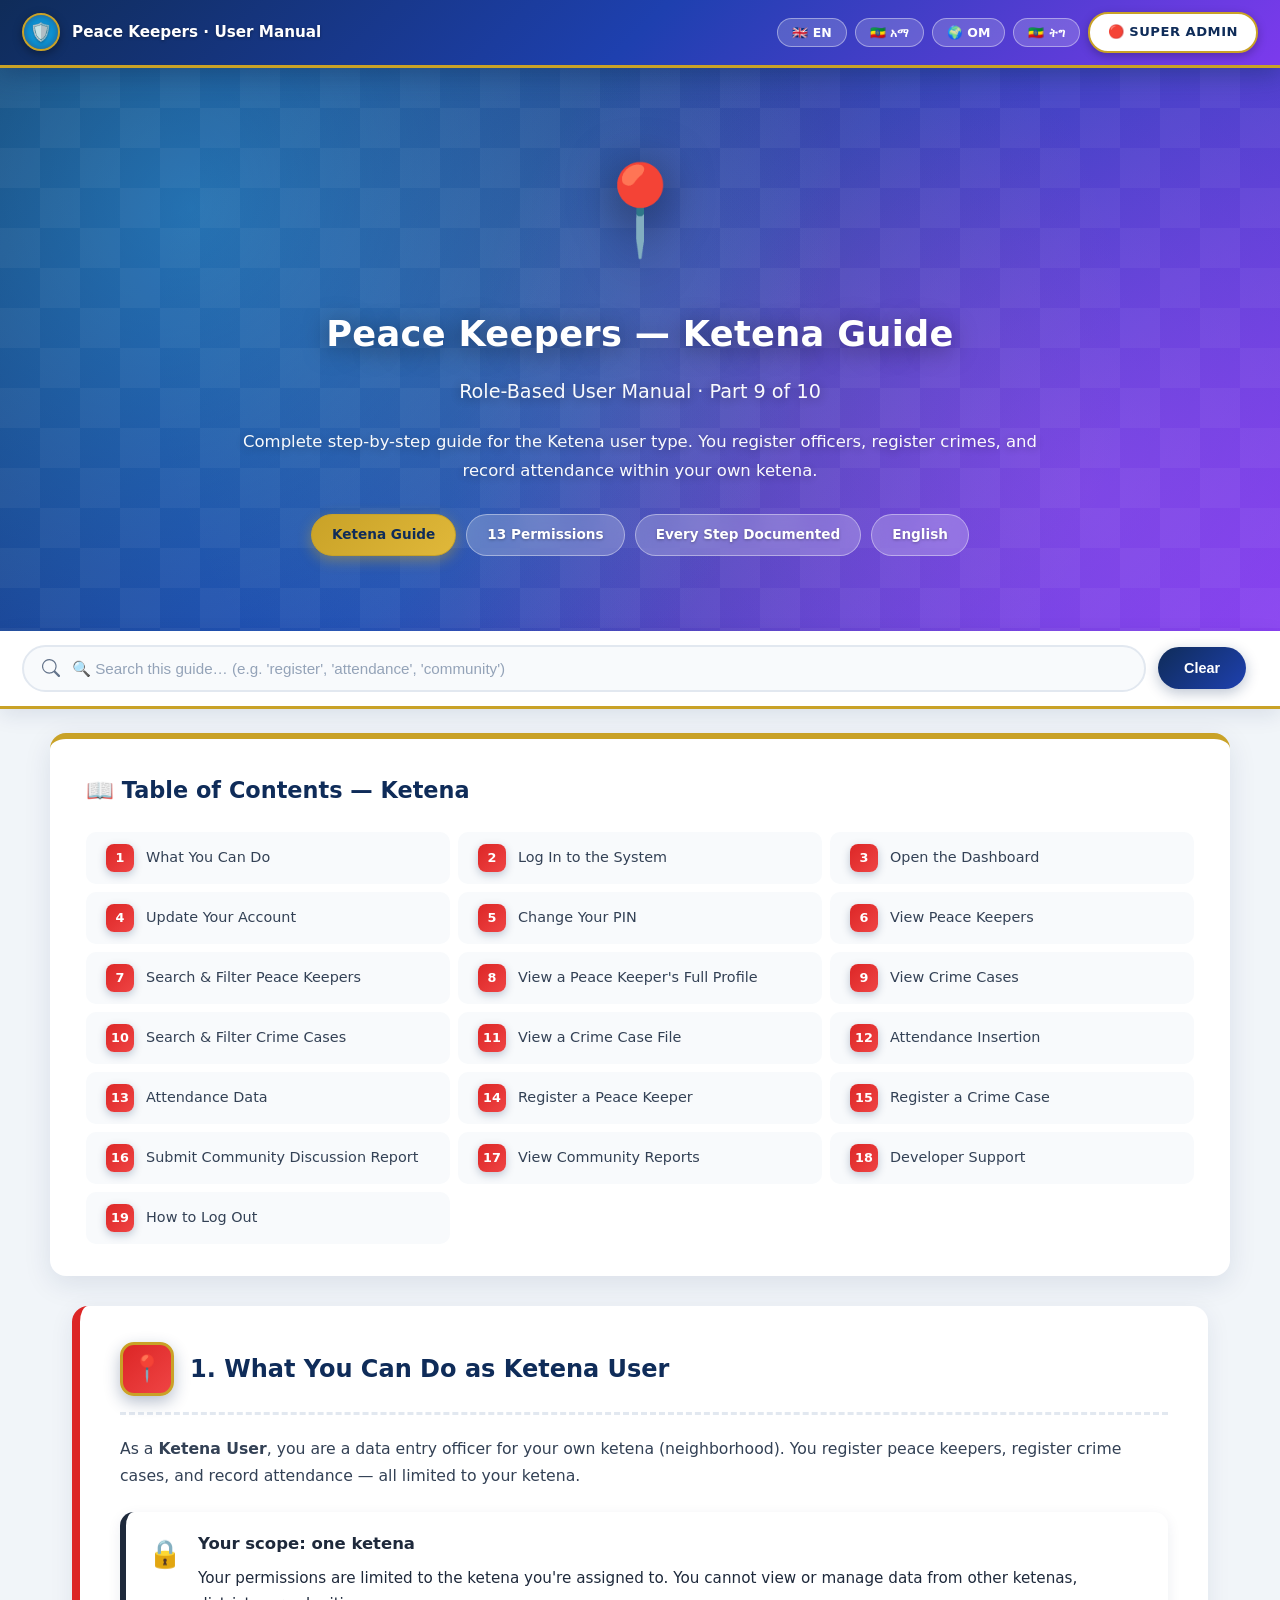
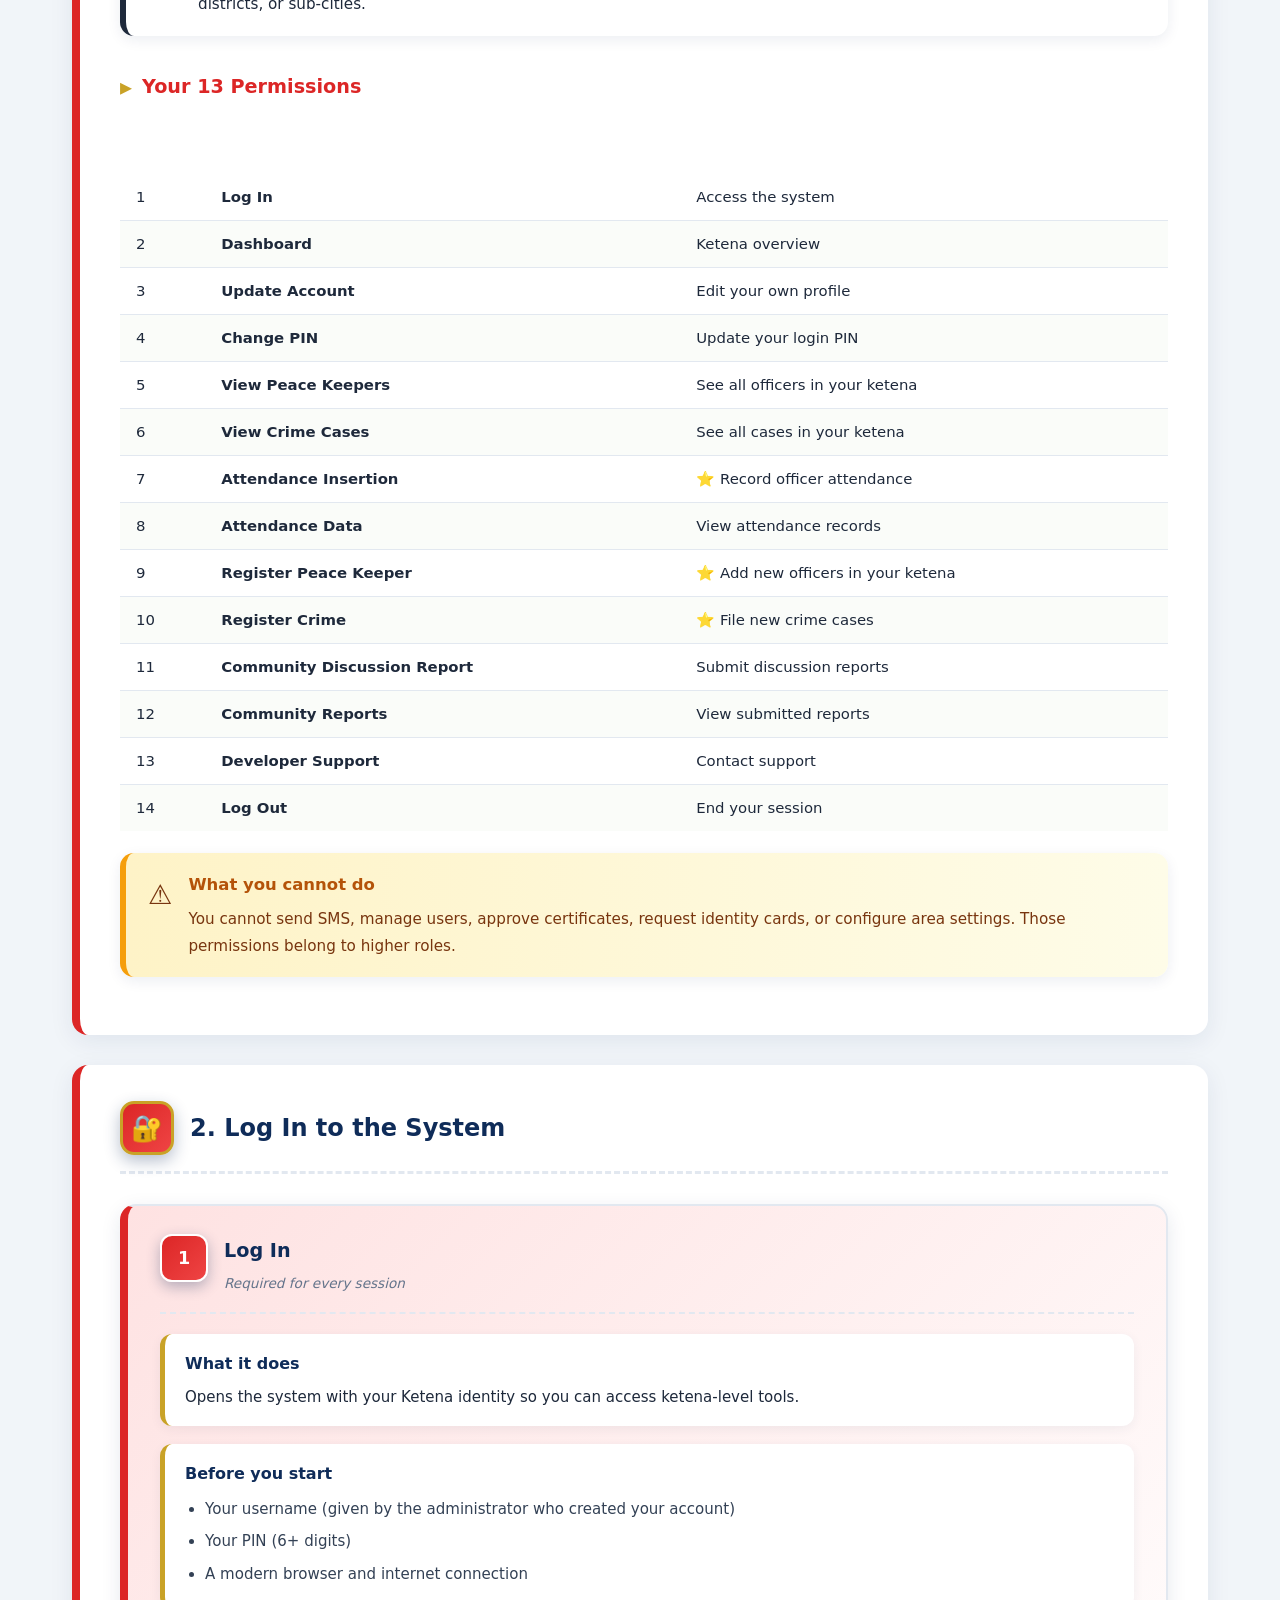
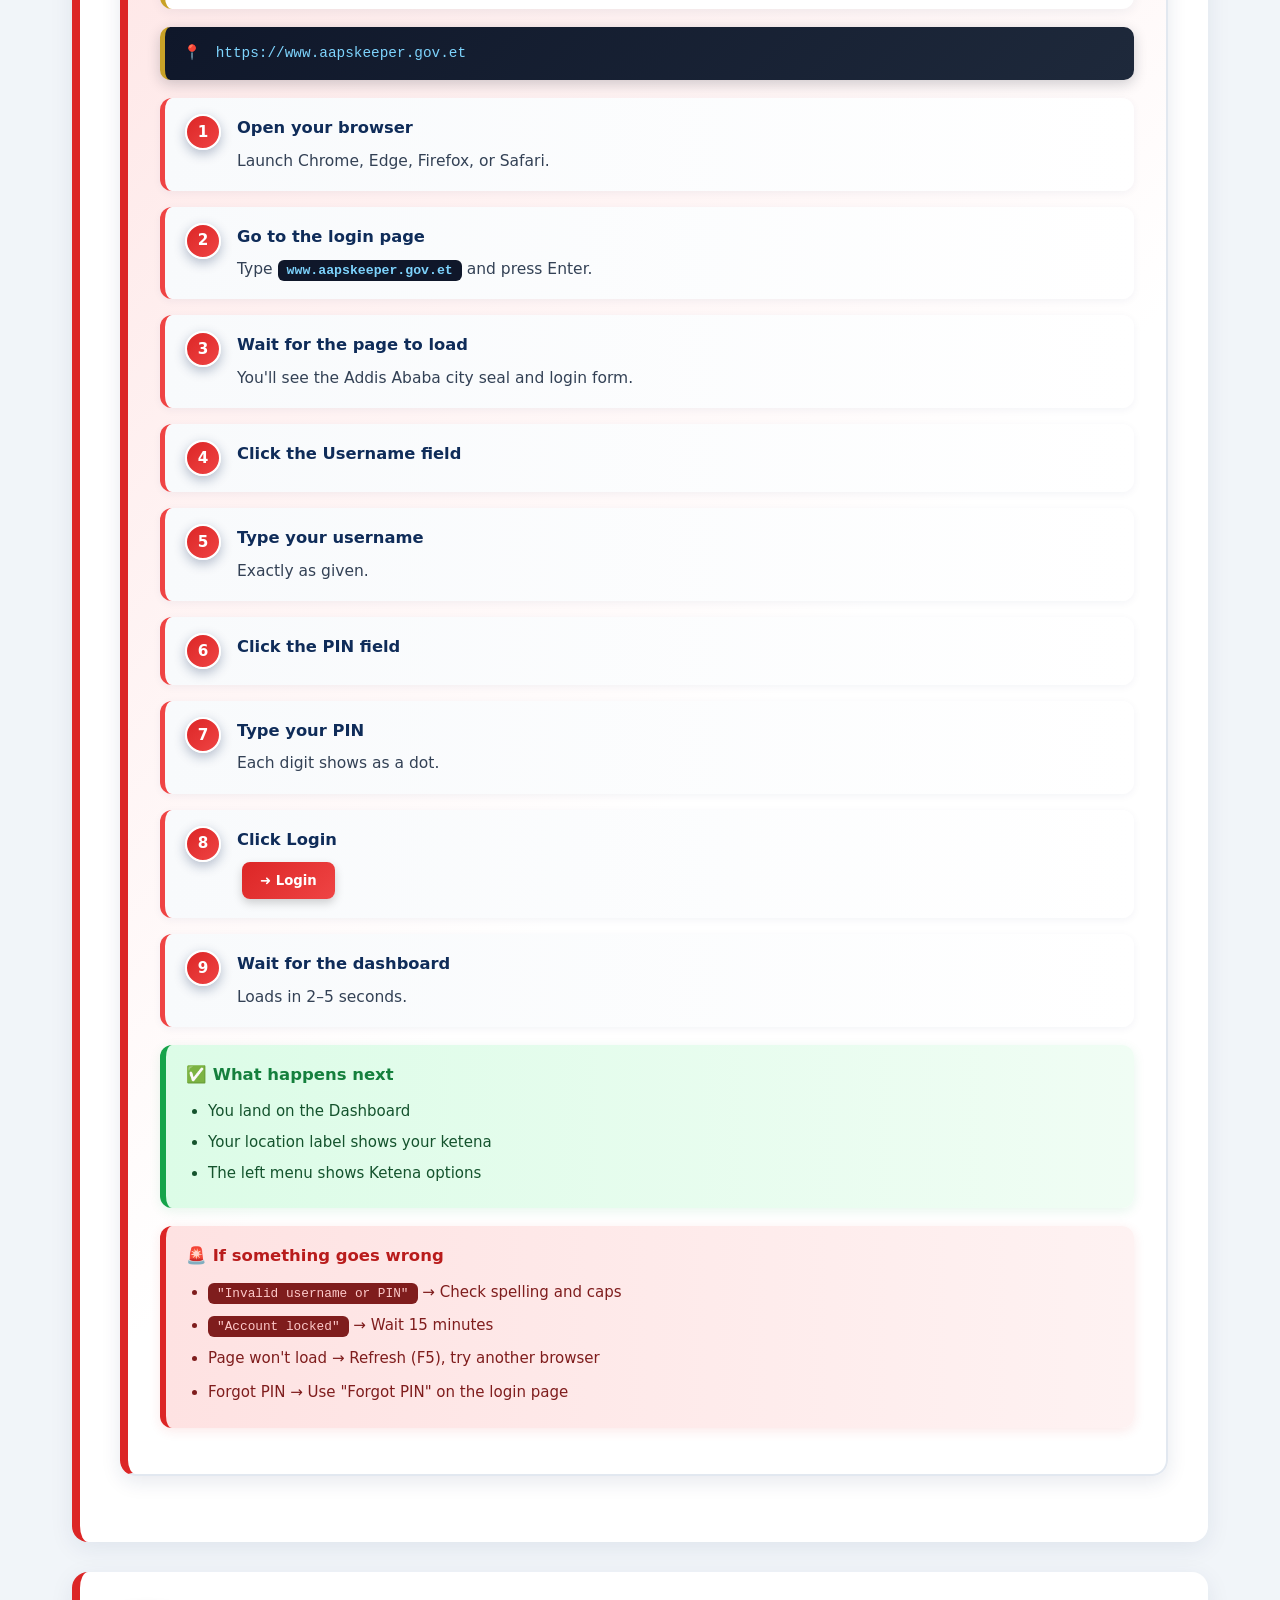
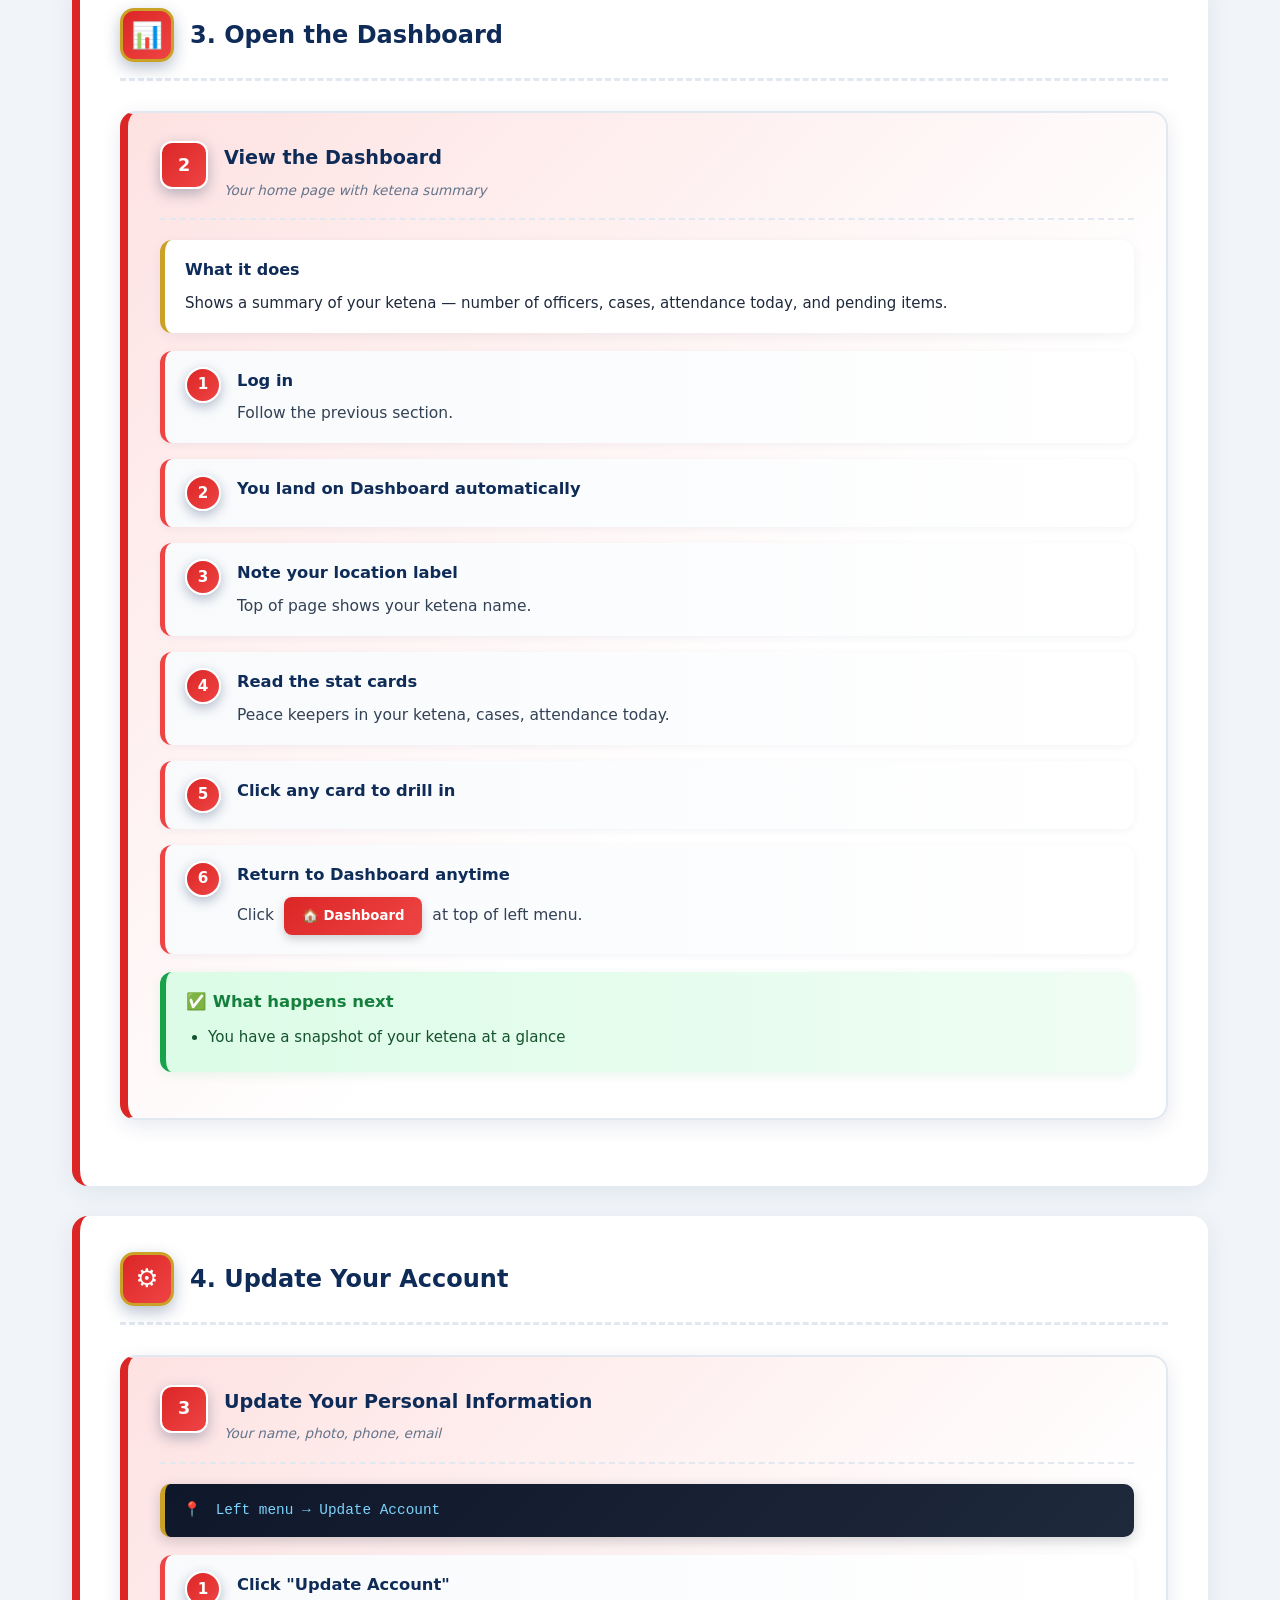
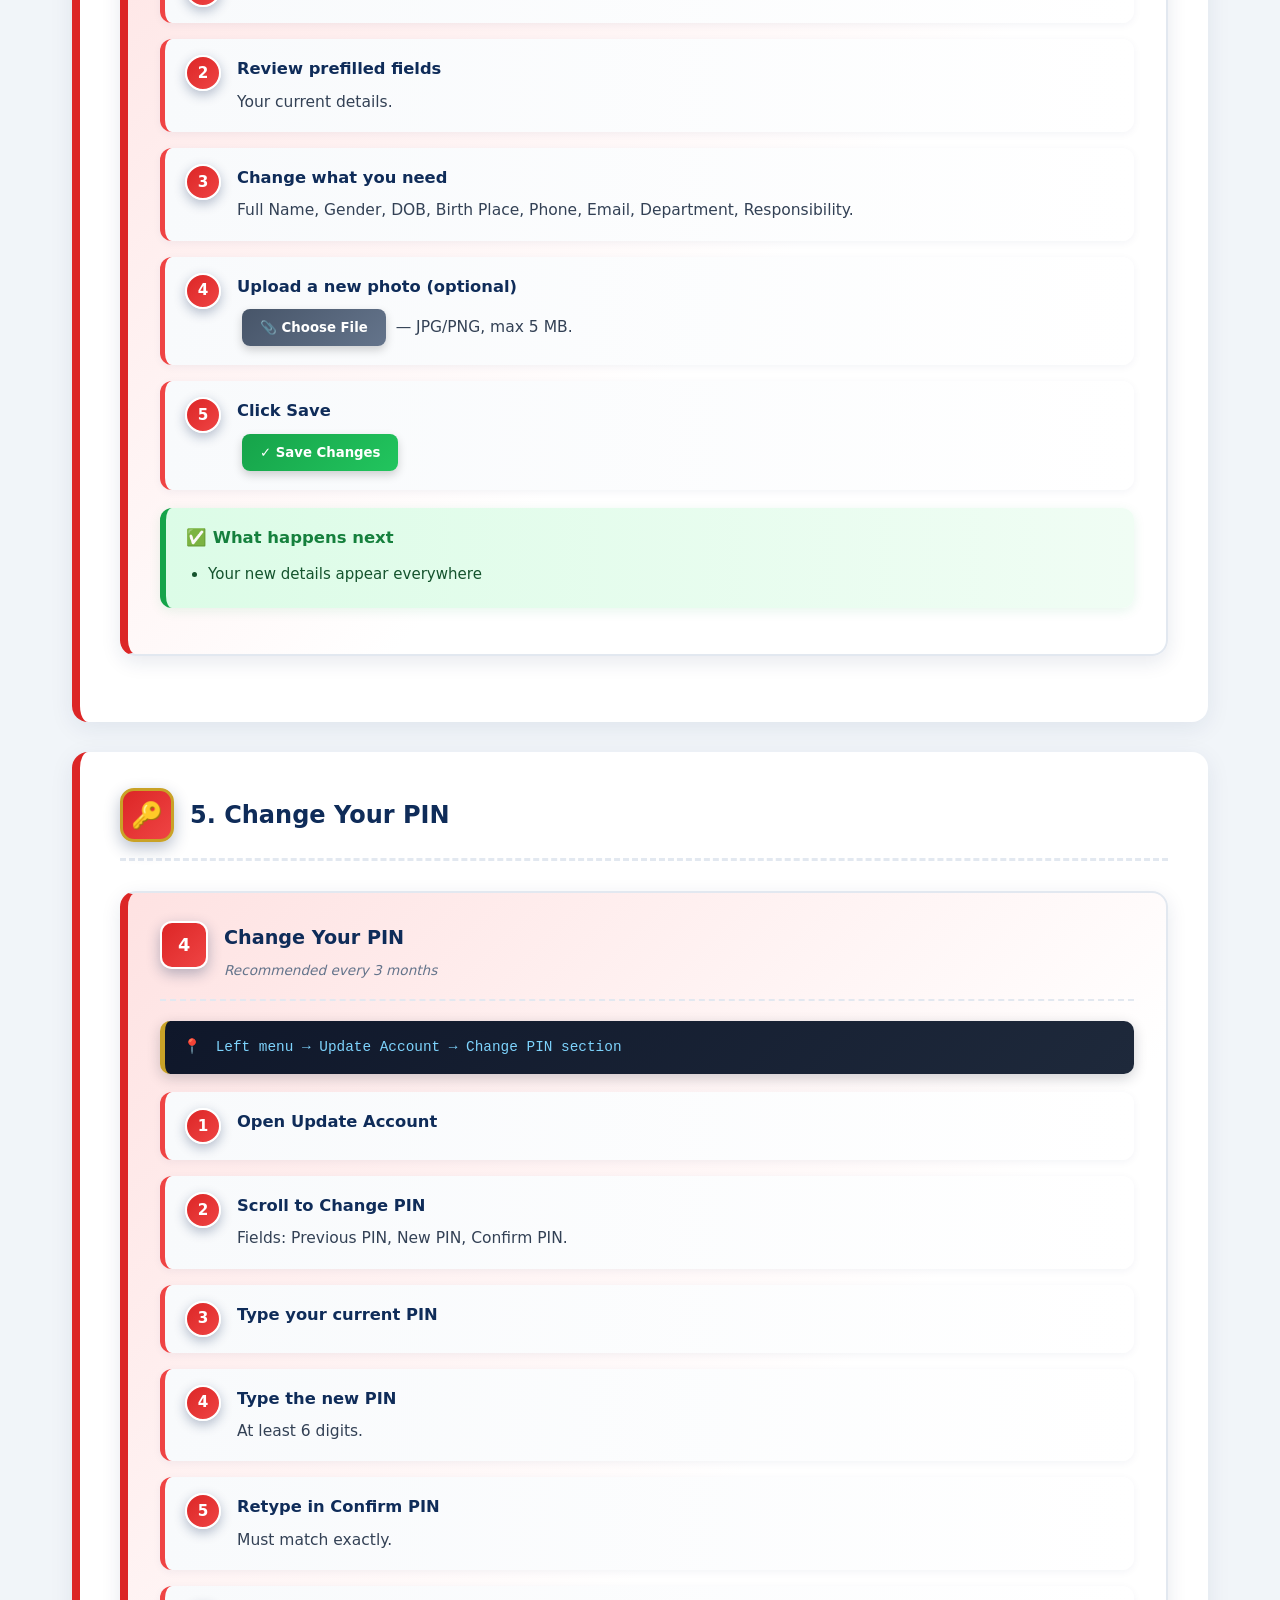
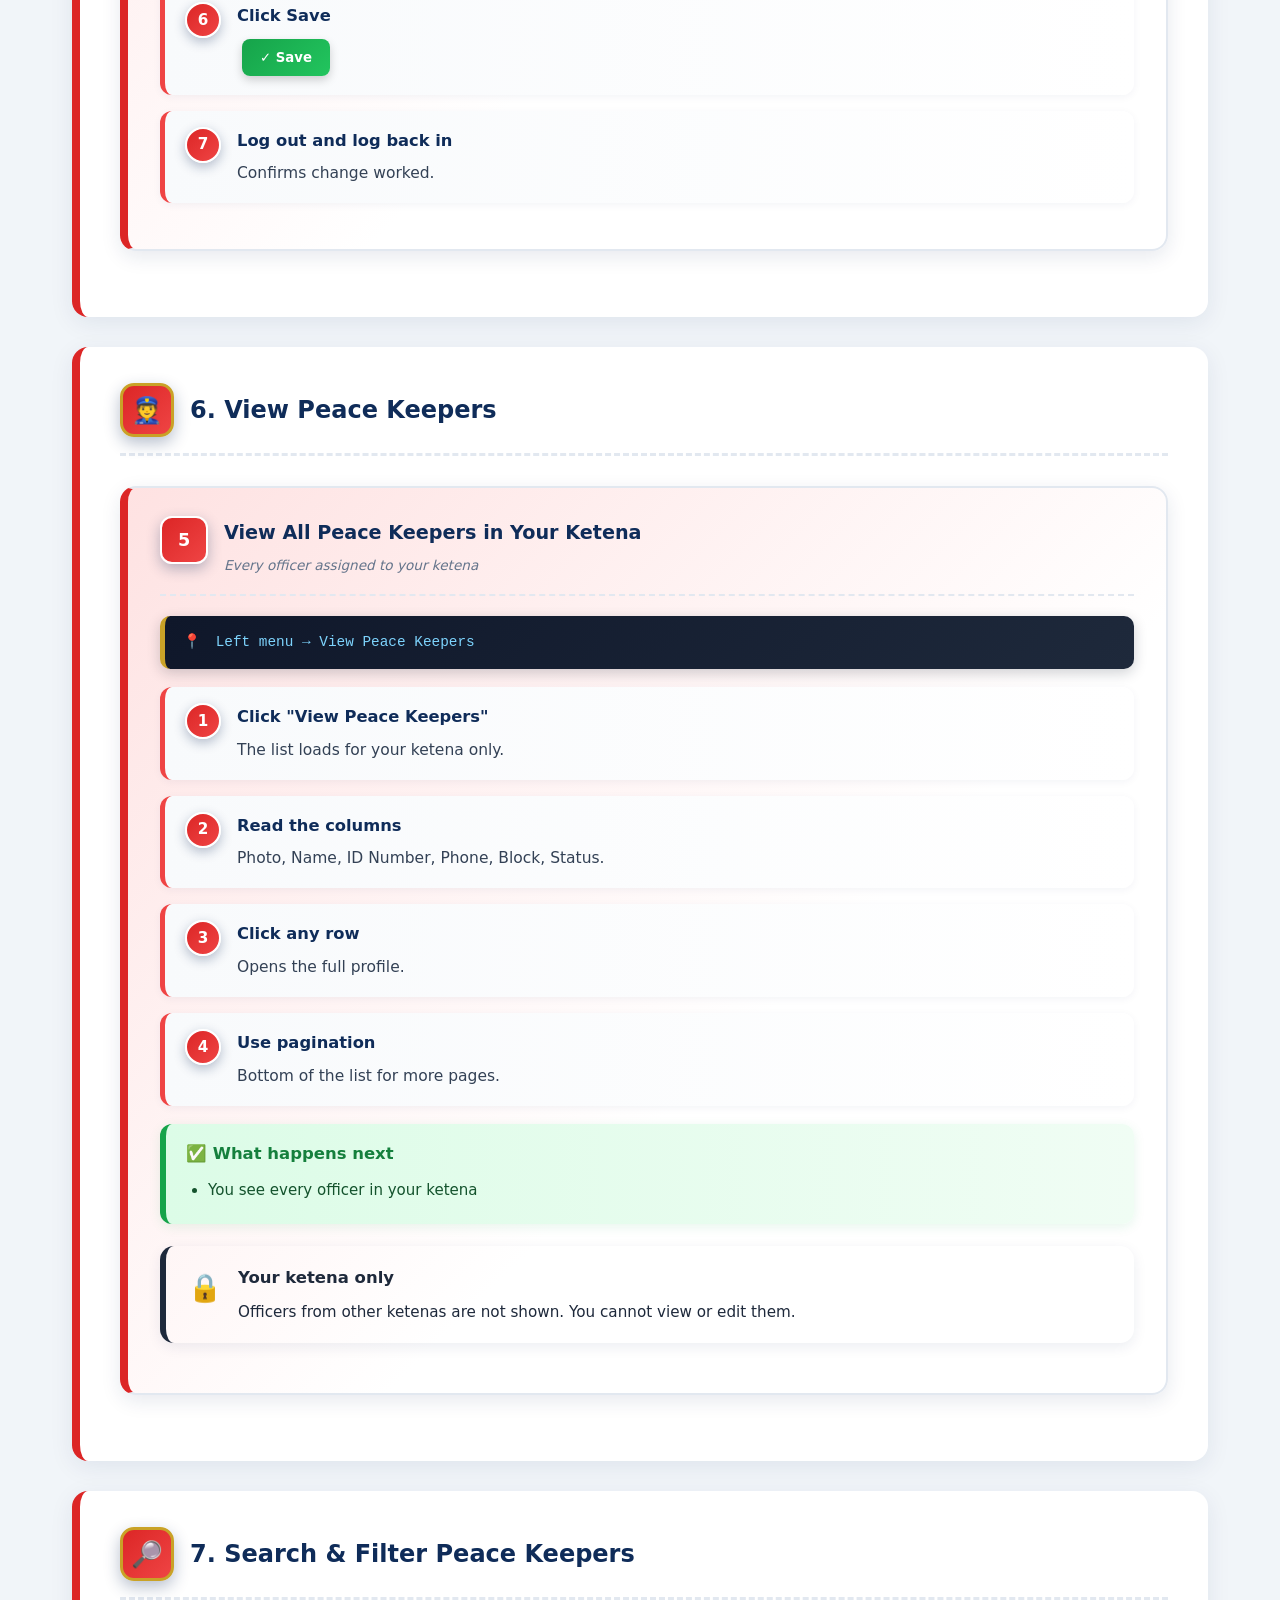
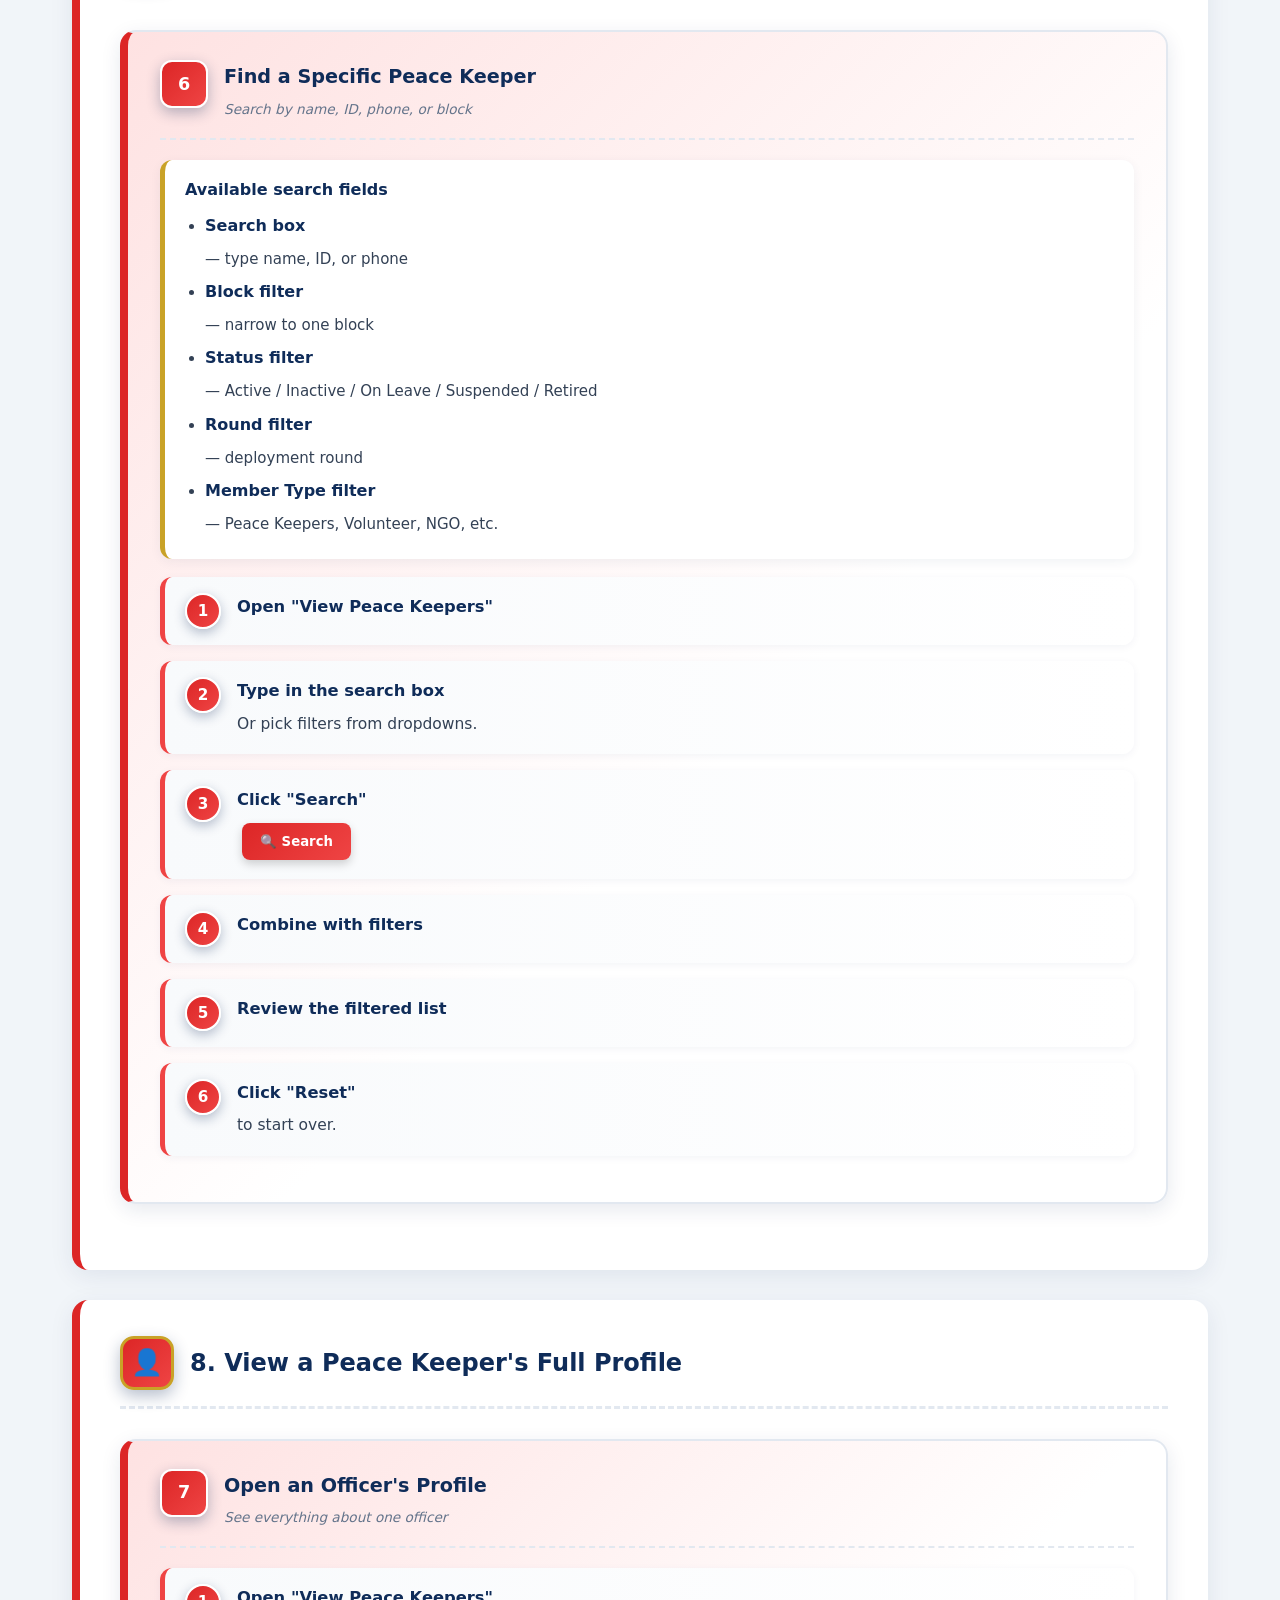
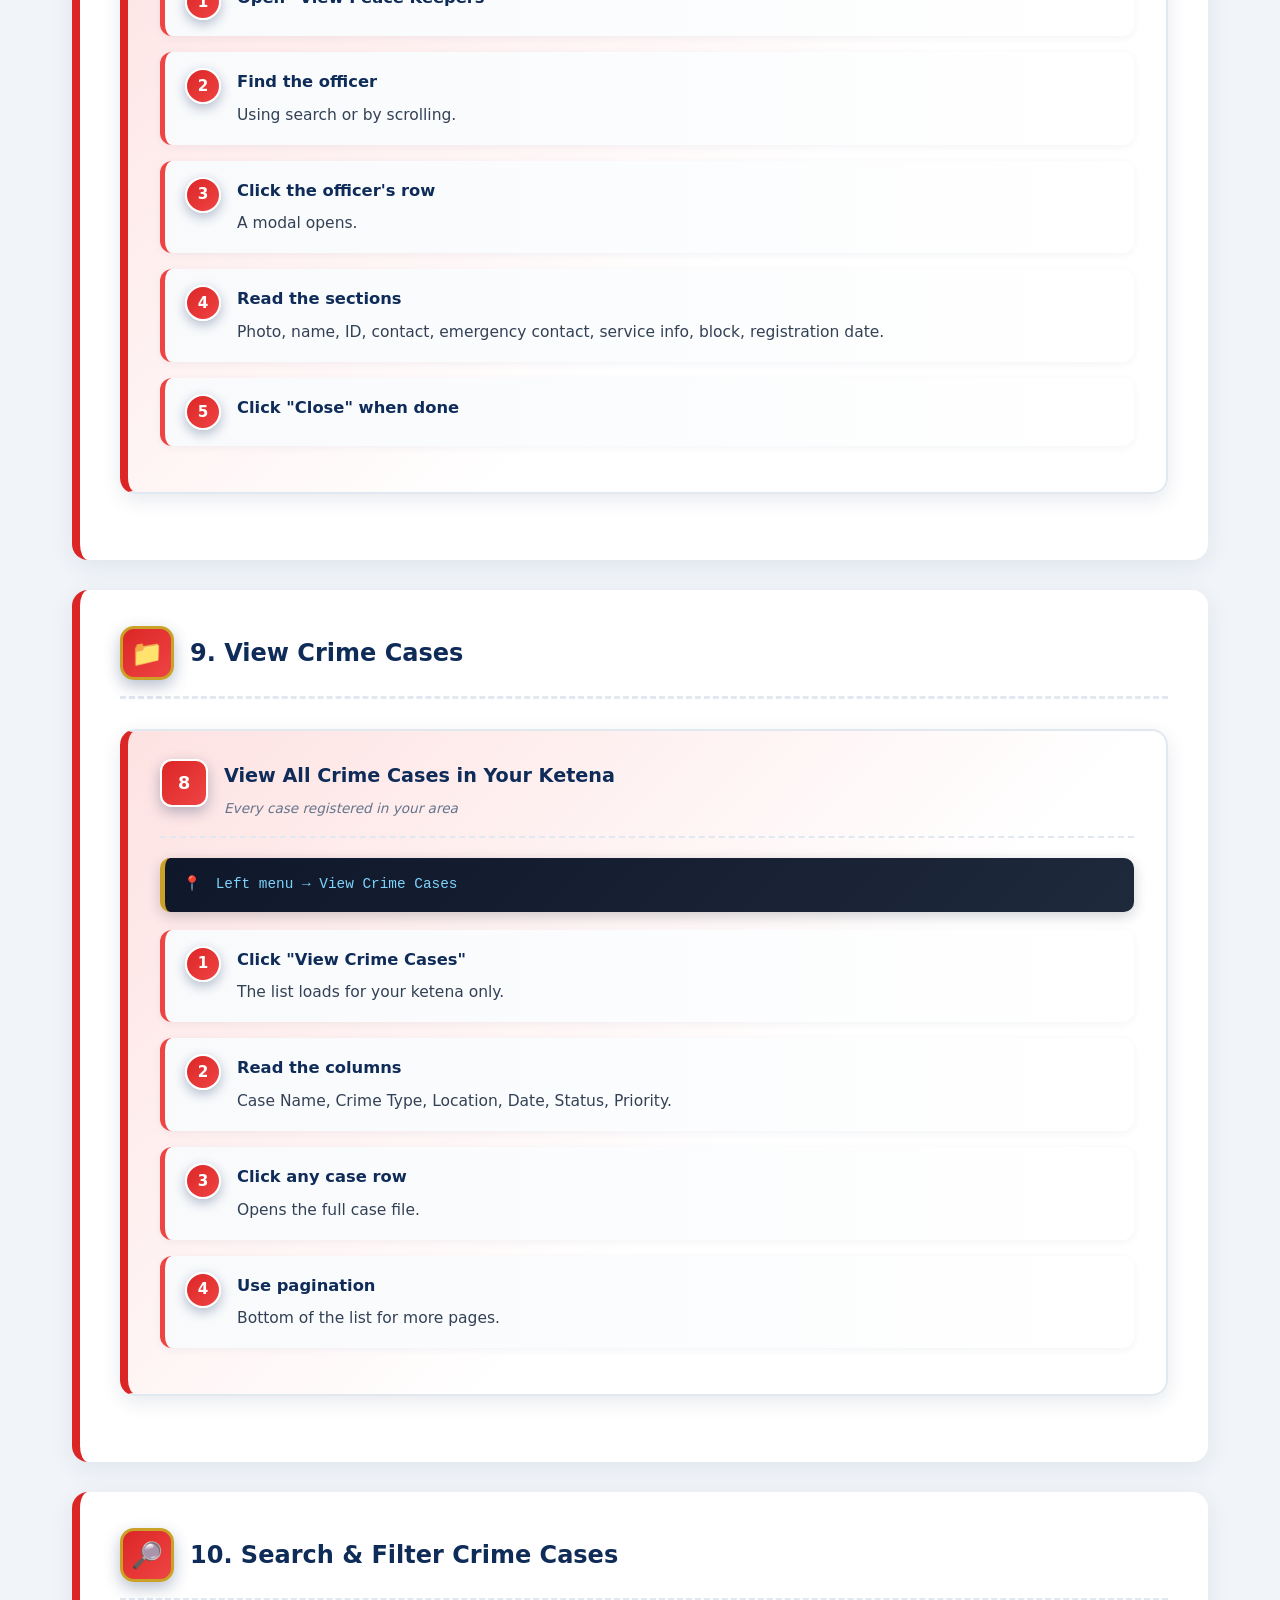
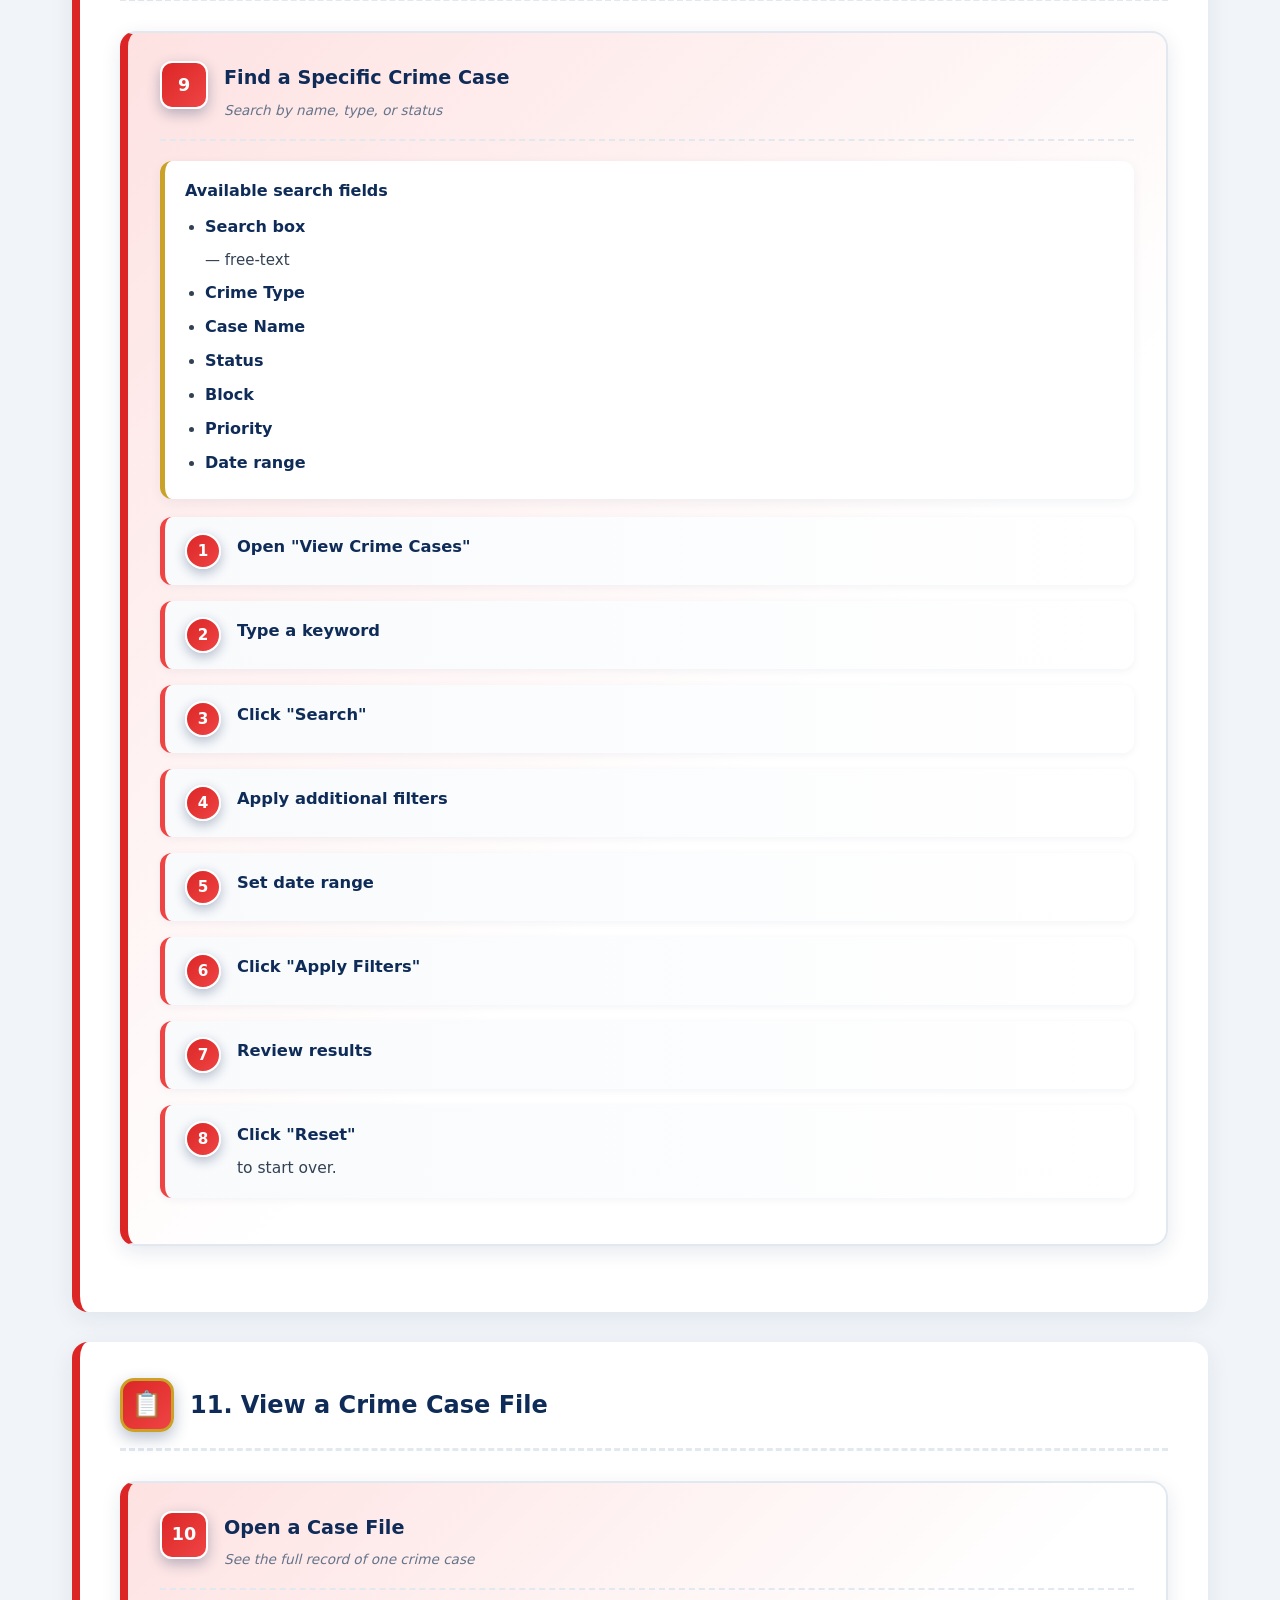
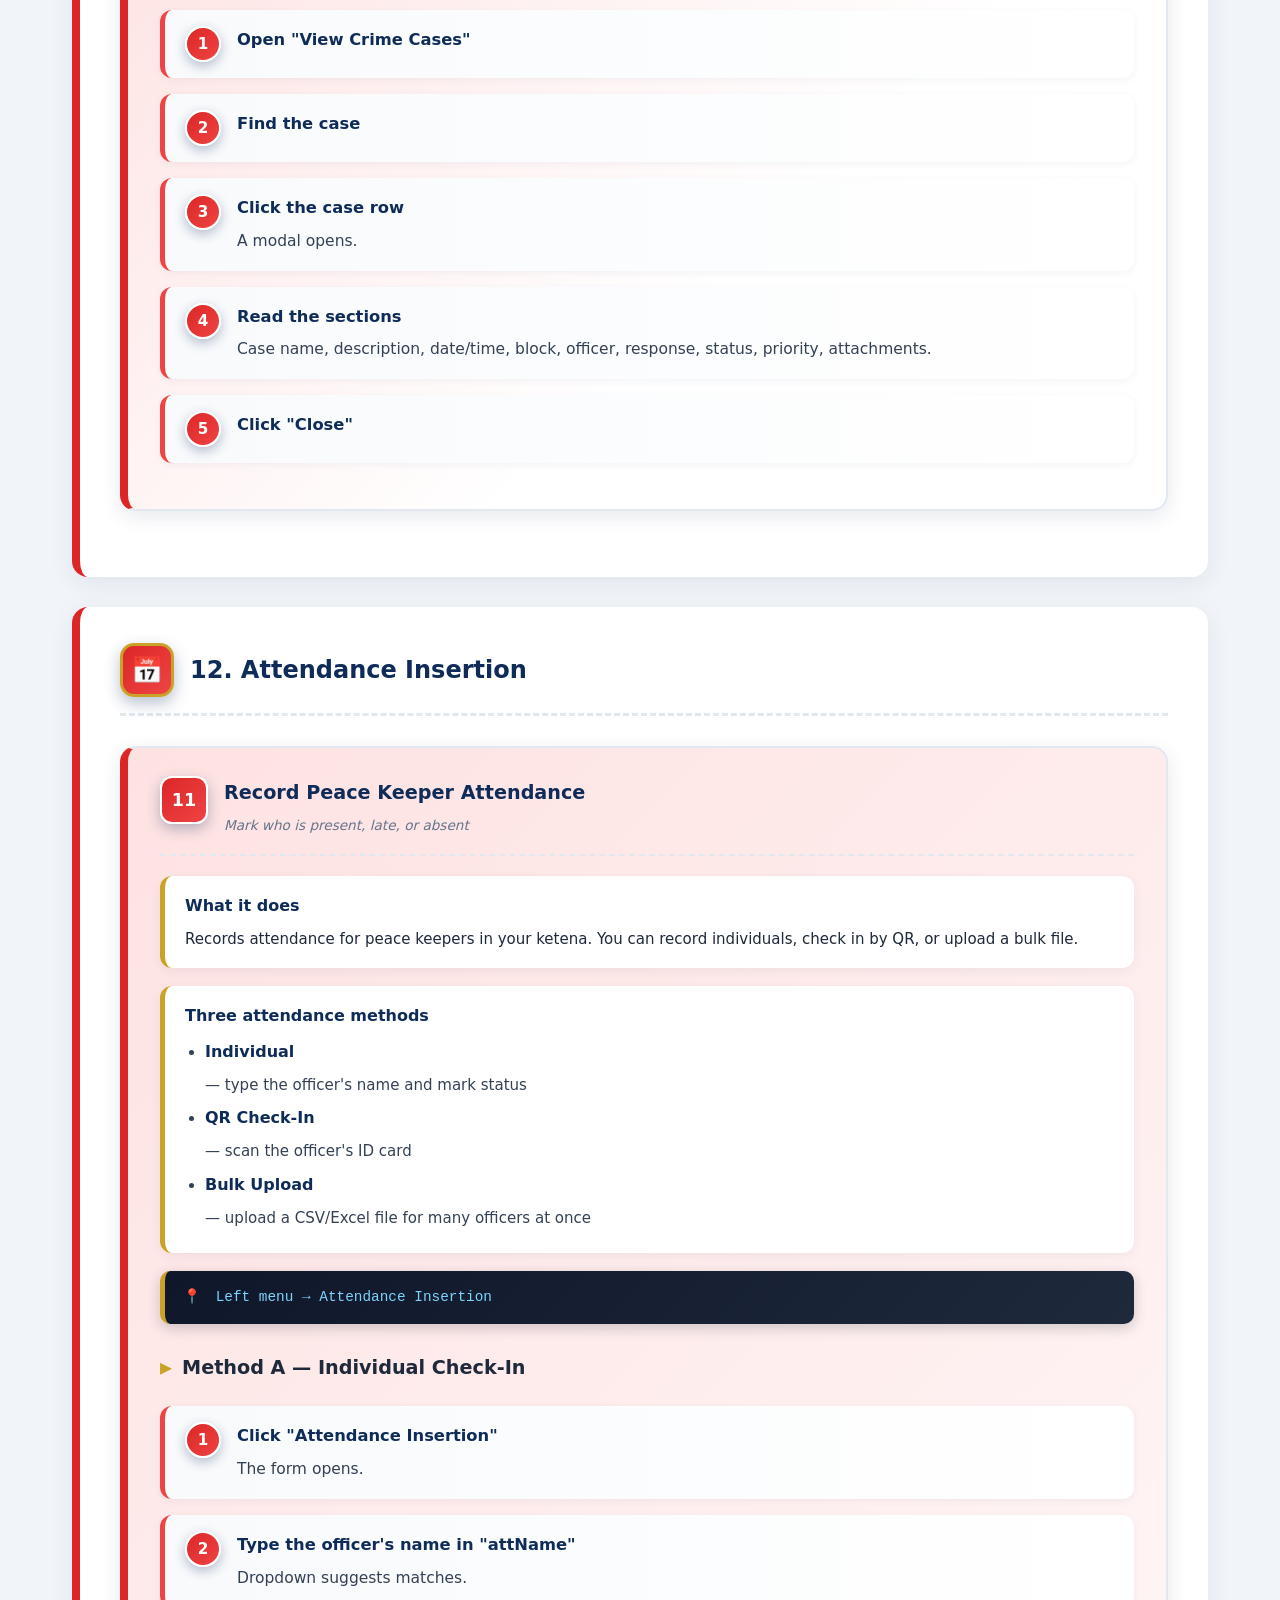
<file: ketena-guide.html>
<!DOCTYPE html>
<html lang="en">
<head>
<meta charset="UTF-8">
<meta name="viewport" content="width=device-width, initial-scale=1.0">
<title>Peace Keepers — Ketena Guide</title>
<link rel="stylesheet" href="manual-style.css">
<style>
  :root {
    --role: #dc2626;
    --role-2: #ef4444;
    --role-light: #fee2e2;
  }
</style>
</head>
<body>

<div class="top-bar">
  <div class="brand">
    <span class="seal">🛡️</span>
    <span>Peace Keepers · User Manual</span>
  </div>
  <div style="display:flex; gap:8px; align-items:center;">
    <button class="lang-toggle" onclick="translatePage('en')" title="English">🇬🇧 EN</button>
    <button class="lang-toggle" onclick="translatePage('am')" title="አማርኛ">🇪🇹 አማ</button>
    <button class="lang-toggle" onclick="translatePage('om')" title="Afaan Oromoo">🌍 OM</button>
    <button class="lang-toggle" onclick="translatePage('ti')" title="ትግርኛ">🇪🇹 ትግ</button>
    <span class="role-badge">🔴 SUPER ADMIN</span>
  </div>
</div>

<!-- Google Translate hidden container -->
<div id="google_translate_element" style="display:none;"></div>
<script type="text/javascript">
function googleTranslateElementInit() {
  new google.translate.TranslateElement({
    pageLanguage: 'en',
    includedLanguages: 'en,am,om,ti',
    autoDisplay: false
  }, 'google_translate_element');
}
function translatePage(lang) {
  const select = document.querySelector('.goog-te-combo');
  if (select) {
    select.value = lang;
    select.dispatchEvent(new Event('change'));
  }
}
</script>
<script type="text/javascript" src="//translate.google.com/translate_a/element.js?cb=googleTranslateElementInit"></script>
<!-- ============ HERO ============ -->
<header class="hero">
  <span class="seal-big">📍</span>
  <h1>Peace Keepers — Ketena Guide</h1>
  <h2>Role-Based User Manual · Part 9 of 10</h2>
  <p class="lead">Complete step-by-step guide for the Ketena user type. You register officers, register crimes, and record attendance within your own ketena.</p>
  <div class="badges">
    <span class="badge gold">Ketena Guide</span>
    <span class="badge">13 Permissions</span>
    <span class="badge">Every Step Documented</span>
    <span class="badge">English</span>
  </div>
</header>

<!-- ============ SEARCH ============ -->
<div class="search-bar">
  <input type="text" id="searchInput" placeholder="🔍 Search this guide… (e.g. 'register', 'attendance', 'community')" oninput="searchManual()">
  <button onclick="clearSearch()">Clear</button>
  <span class="search-stats" id="stats"></span>
</div>

<!-- ============ TOC ============ -->
<nav class="toc">
  <h2>📖 Table of Contents — Ketena</h2>
  <ol>
    <li><a href="#about">What You Can Do</a></li>
    <li><a href="#login">Log In to the System</a></li>
    <li><a href="#dashboard">Open the Dashboard</a></li>
    <li><a href="#update-account">Update Your Account</a></li>
    <li><a href="#change-pin">Change Your PIN</a></li>
    <li><a href="#view-pk">View Peace Keepers</a></li>
    <li><a href="#search-pk">Search &amp; Filter Peace Keepers</a></li>
    <li><a href="#view-pk-detail">View a Peace Keeper's Full Profile</a></li>
    <li><a href="#view-crimes">View Crime Cases</a></li>
    <li><a href="#search-crimes">Search &amp; Filter Crime Cases</a></li>
    <li><a href="#view-crime-detail">View a Crime Case File</a></li>
    <li><a href="#attendance-insert">Attendance Insertion</a></li>
    <li><a href="#attendance-data">Attendance Data</a></li>
    <li><a href="#register-pk">Register a Peace Keeper</a></li>
    <li><a href="#register-crime">Register a Crime Case</a></li>
    <li><a href="#community-submit">Submit Community Discussion Report</a></li>
    <li><a href="#community-view">View Community Reports</a></li>
    <li><a href="#dev-support">Developer Support</a></li>
    <li><a href="#logout">How to Log Out</a></li>
  </ol>
</nav>

<main>

<!-- ============ ABOUT ============ -->
<section id="about">
  <h2><span class="icon">📍</span>1. What You Can Do as Ketena User</h2>

  <p>As a <strong>Ketena User</strong>, you are a data entry officer for your own ketena (neighborhood). You register peace keepers, register crime cases, and record attendance — all limited to your ketena.</p>

  <div class="callout indigo">
    <span class="co-icon">🔒</span>
    <div>
      <strong>Your scope: one ketena</strong>
      Your permissions are limited to the ketena you're assigned to. You cannot view or manage data from other ketenas, districts, or sub-cities.
    </div>
  </div>

  <h3>Your 13 Permissions</h3>
  <table style="width:100%; border-collapse:collapse; margin:16px 0; font-size:.93rem">
    <tr style="background:linear-gradient(135deg,var(--ketena),var(--ketena-accent)); color:#fff">
      <th style="padding:12px 16px; text-align:left">#</th>
      <th style="padding:12px 16px; text-align:left">Permission</th>
      <th style="padding:12px 16px; text-align:left">What it does</th>
    </tr>
    <tr><td style="padding:10px 16px; border-bottom:1px solid var(--border)">1</td><td style="padding:10px 16px; border-bottom:1px solid var(--border)"><strong>Log In</strong></td><td style="padding:10px 16px; border-bottom:1px solid var(--border)">Access the system</td></tr>
    <tr style="background:#fafcf9"><td style="padding:10px 16px; border-bottom:1px solid var(--border)">2</td><td style="padding:10px 16px; border-bottom:1px solid var(--border)"><strong>Dashboard</strong></td><td style="padding:10px 16px; border-bottom:1px solid var(--border)">Ketena overview</td></tr>
    <tr><td style="padding:10px 16px; border-bottom:1px solid var(--border)">3</td><td style="padding:10px 16px; border-bottom:1px solid var(--border)"><strong>Update Account</strong></td><td style="padding:10px 16px; border-bottom:1px solid var(--border)">Edit your own profile</td></tr>
    <tr style="background:#fafcf9"><td style="padding:10px 16px; border-bottom:1px solid var(--border)">4</td><td style="padding:10px 16px; border-bottom:1px solid var(--border)"><strong>Change PIN</strong></td><td style="padding:10px 16px; border-bottom:1px solid var(--border)">Update your login PIN</td></tr>
    <tr><td style="padding:10px 16px; border-bottom:1px solid var(--border)">5</td><td style="padding:10px 16px; border-bottom:1px solid var(--border)"><strong>View Peace Keepers</strong></td><td style="padding:10px 16px; border-bottom:1px solid var(--border)">See all officers in your ketena</td></tr>
    <tr style="background:#fafcf9"><td style="padding:10px 16px; border-bottom:1px solid var(--border)">6</td><td style="padding:10px 16px; border-bottom:1px solid var(--border)"><strong>View Crime Cases</strong></td><td style="padding:10px 16px; border-bottom:1px solid var(--border)">See all cases in your ketena</td></tr>
    <tr><td style="padding:10px 16px; border-bottom:1px solid var(--border)">7</td><td style="padding:10px 16px; border-bottom:1px solid var(--border)"><strong>Attendance Insertion</strong></td><td style="padding:10px 16px; border-bottom:1px solid var(--border)"><strong>⭐</strong> Record officer attendance</td></tr>
    <tr style="background:#fafcf9"><td style="padding:10px 16px; border-bottom:1px solid var(--border)">8</td><td style="padding:10px 16px; border-bottom:1px solid var(--border)"><strong>Attendance Data</strong></td><td style="padding:10px 16px; border-bottom:1px solid var(--border)">View attendance records</td></tr>
    <tr><td style="padding:10px 16px; border-bottom:1px solid var(--border)">9</td><td style="padding:10px 16px; border-bottom:1px solid var(--border)"><strong>Register Peace Keeper</strong></td><td style="padding:10px 16px; border-bottom:1px solid var(--border)"><strong>⭐</strong> Add new officers in your ketena</td></tr>
    <tr style="background:#fafcf9"><td style="padding:10px 16px; border-bottom:1px solid var(--border)">10</td><td style="padding:10px 16px; border-bottom:1px solid var(--border)"><strong>Register Crime</strong></td><td style="padding:10px 16px; border-bottom:1px solid var(--border)"><strong>⭐</strong> File new crime cases</td></tr>
    <tr><td style="padding:10px 16px; border-bottom:1px solid var(--border)">11</td><td style="padding:10px 16px; border-bottom:1px solid var(--border)"><strong>Community Discussion Report</strong></td><td style="padding:10px 16px; border-bottom:1px solid var(--border)">Submit discussion reports</td></tr>
    <tr style="background:#fafcf9"><td style="padding:10px 16px; border-bottom:1px solid var(--border)">12</td><td style="padding:10px 16px; border-bottom:1px solid var(--border)"><strong>Community Reports</strong></td><td style="padding:10px 16px; border-bottom:1px solid var(--border)">View submitted reports</td></tr>
    <tr><td style="padding:10px 16px; border-bottom:1px solid var(--border)">13</td><td style="padding:10px 16px; border-bottom:1px solid var(--border)"><strong>Developer Support</strong></td><td style="padding:10px 16px; border-bottom:1px solid var(--border)">Contact support</td></tr>
    <tr style="background:#fafcf9"><td style="padding:10px 16px">14</td><td style="padding:10px 16px"><strong>Log Out</strong></td><td style="padding:10px 16px">End your session</td></tr>
  </table>

  <div class="callout warn">
    <span class="co-icon">⚠️</span>
    <div>
      <strong>What you cannot do</strong>
      You cannot send SMS, manage users, approve certificates, request identity cards, or configure area settings. Those permissions belong to higher roles.
    </div>
  </div>
</section>

<!-- ============ 1. LOGIN ============ -->
<section id="login">
  <h2><span class="icon">🔐</span>2. Log In to the System</h2>

  <div class="permission">
    <div class="perm-header">
      <div class="perm-num">1</div>
      <div>
        <div class="perm-title">Log In</div>
        <div class="perm-sub">Required for every session</div>
      </div>
    </div>

    <div class="info-block">
      <strong>What it does</strong>
      Opens the system with your Ketena identity so you can access ketena-level tools.
    </div>

    <div class="info-block">
      <strong>Before you start</strong>
      <ul>
        <li>Your username (given by the administrator who created your account)</li>
        <li>Your PIN (6+ digits)</li>
        <li>A modern browser and internet connection</li>
      </ul>
    </div>

    <div class="menu-path">https://www.aapskeeper.gov.et</div>

    <ol class="steps">
      <li><span class="step-badge">1</span><div class="step-text"><strong>Open your browser</strong>Launch Chrome, Edge, Firefox, or Safari.</div></li>
      <li><span class="step-badge">2</span><div class="step-text"><strong>Go to the login page</strong>Type <code>www.aapskeeper.gov.et</code> and press Enter.</div></li>
      <li><span class="step-badge">3</span><div class="step-text"><strong>Wait for the page to load</strong>You'll see the Addis Ababa city seal and login form.</div></li>
      <li><span class="step-badge">4</span><div class="step-text"><strong>Click the Username field</strong></div></li>
      <li><span class="step-badge">5</span><div class="step-text"><strong>Type your username</strong>Exactly as given.</div></li>
      <li><span class="step-badge">6</span><div class="step-text"><strong>Click the PIN field</strong></div></li>
      <li><span class="step-badge">7</span><div class="step-text"><strong>Type your PIN</strong>Each digit shows as a dot.</div></li>
      <li><span class="step-badge">8</span><div class="step-text"><strong>Click Login</strong><span class="btn-mock primary">➜ Login</span></div></li>
      <li><span class="step-badge">9</span><div class="step-text"><strong>Wait for the dashboard</strong>Loads in 2–5 seconds.</div></li>
    </ol>

    <div class="outcome">
      <strong>✅ What happens next</strong>
      <ul>
        <li>You land on the Dashboard</li>
        <li>Your location label shows your ketena</li>
        <li>The left menu shows Ketena options</li>
      </ul>
    </div>

    <div class="troubleshoot">
      <strong>🚨 If something goes wrong</strong>
      <ul>
        <li><code>"Invalid username or PIN"</code> → Check spelling and caps</li>
        <li><code>"Account locked"</code> → Wait 15 minutes</li>
        <li>Page won't load → Refresh (F5), try another browser</li>
        <li>Forgot PIN → Use "Forgot PIN" on the login page</li>
      </ul>
    </div>
  </div>
</section>

<!-- ============ 2. DASHBOARD ============ -->
<section id="dashboard">
  <h2><span class="icon">📊</span>3. Open the Dashboard</h2>

  <div class="permission">
    <div class="perm-header">
      <div class="perm-num">2</div>
      <div>
        <div class="perm-title">View the Dashboard</div>
        <div class="perm-sub">Your home page with ketena summary</div>
      </div>
    </div>

    <div class="info-block">
      <strong>What it does</strong>
      Shows a summary of your ketena — number of officers, cases, attendance today, and pending items.
    </div>

    <ol class="steps">
      <li><span class="step-badge">1</span><div class="step-text"><strong>Log in</strong>Follow the previous section.</div></li>
      <li><span class="step-badge">2</span><div class="step-text"><strong>You land on Dashboard automatically</strong></div></li>
      <li><span class="step-badge">3</span><div class="step-text"><strong>Note your location label</strong>Top of page shows your ketena name.</div></li>
      <li><span class="step-badge">4</span><div class="step-text"><strong>Read the stat cards</strong>Peace keepers in your ketena, cases, attendance today.</div></li>
      <li><span class="step-badge">5</span><div class="step-text"><strong>Click any card to drill in</strong></div></li>
      <li><span class="step-badge">6</span><div class="step-text"><strong>Return to Dashboard anytime</strong>Click <span class="btn-mock primary">🏠 Dashboard</span> at top of left menu.</div></li>
    </ol>

    <div class="outcome">
      <strong>✅ What happens next</strong>
      <ul>
        <li>You have a snapshot of your ketena at a glance</li>
      </ul>
    </div>
  </div>
</section>

<!-- ============ 3. UPDATE ACCOUNT ============ -->
<section id="update-account">
  <h2><span class="icon">⚙️</span>4. Update Your Account</h2>

  <div class="permission">
    <div class="perm-header">
      <div class="perm-num">3</div>
      <div>
        <div class="perm-title">Update Your Personal Information</div>
        <div class="perm-sub">Your name, photo, phone, email</div>
      </div>
    </div>

    <div class="menu-path">Left menu → Update Account</div>

    <ol class="steps">
      <li><span class="step-badge">1</span><div class="step-text"><strong>Click "Update Account"</strong></div></li>
      <li><span class="step-badge">2</span><div class="step-text"><strong>Review prefilled fields</strong>Your current details.</div></li>
      <li><span class="step-badge">3</span><div class="step-text"><strong>Change what you need</strong>Full Name, Gender, DOB, Birth Place, Phone, Email, Department, Responsibility.</div></li>
      <li><span class="step-badge">4</span><div class="step-text"><strong>Upload a new photo (optional)</strong><span class="btn-mock gray">📎 Choose File</span> — JPG/PNG, max 5 MB.</div></li>
      <li><span class="step-badge">5</span><div class="step-text"><strong>Click Save</strong><span class="btn-mock success">✓ Save Changes</span></div></li>
    </ol>

    <div class="outcome">
      <strong>✅ What happens next</strong>
      <ul>
        <li>Your new details appear everywhere</li>
      </ul>
    </div>
  </div>
</section>

<!-- ============ 4. CHANGE PIN ============ -->
<section id="change-pin">
  <h2><span class="icon">🔑</span>5. Change Your PIN</h2>

  <div class="permission">
    <div class="perm-header">
      <div class="perm-num">4</div>
      <div>
        <div class="perm-title">Change Your PIN</div>
        <div class="perm-sub">Recommended every 3 months</div>
      </div>
    </div>

    <div class="menu-path">Left menu → Update Account → Change PIN section</div>

    <ol class="steps">
      <li><span class="step-badge">1</span><div class="step-text"><strong>Open Update Account</strong></div></li>
      <li><span class="step-badge">2</span><div class="step-text"><strong>Scroll to Change PIN</strong>Fields: Previous PIN, New PIN, Confirm PIN.</div></li>
      <li><span class="step-badge">3</span><div class="step-text"><strong>Type your current PIN</strong></div></li>
      <li><span class="step-badge">4</span><div class="step-text"><strong>Type the new PIN</strong>At least 6 digits.</div></li>
      <li><span class="step-badge">5</span><div class="step-text"><strong>Retype in Confirm PIN</strong>Must match exactly.</div></li>
      <li><span class="step-badge">6</span><div class="step-text"><strong>Click Save</strong><span class="btn-mock success">✓ Save</span></div></li>
      <li><span class="step-badge">7</span><div class="step-text"><strong>Log out and log back in</strong>Confirms change worked.</div></li>
    </ol>
  </div>
</section>

<!-- ============ 5. VIEW PK ============ -->
<section id="view-pk">
  <h2><span class="icon">👮</span>6. View Peace Keepers</h2>

  <div class="permission">
    <div class="perm-header">
      <div class="perm-num">5</div>
      <div>
        <div class="perm-title">View All Peace Keepers in Your Ketena</div>
        <div class="perm-sub">Every officer assigned to your ketena</div>
      </div>
    </div>

    <div class="menu-path">Left menu → View Peace Keepers</div>

    <ol class="steps">
      <li><span class="step-badge">1</span><div class="step-text"><strong>Click "View Peace Keepers"</strong>The list loads for your ketena only.</div></li>
      <li><span class="step-badge">2</span><div class="step-text"><strong>Read the columns</strong>Photo, Name, ID Number, Phone, Block, Status.</div></li>
      <li><span class="step-badge">3</span><div class="step-text"><strong>Click any row</strong>Opens the full profile.</div></li>
      <li><span class="step-badge">4</span><div class="step-text"><strong>Use pagination</strong>Bottom of the list for more pages.</div></li>
    </ol>

    <div class="outcome">
      <strong>✅ What happens next</strong>
      <ul>
        <li>You see every officer in your ketena</li>
      </ul>
    </div>

    <div class="callout indigo">
      <span class="co-icon">🔒</span>
      <div>
        <strong>Your ketena only</strong>
        Officers from other ketenas are not shown. You cannot view or edit them.
      </div>
    </div>
  </div>
</section>

<!-- ============ 6. SEARCH PK ============ -->
<section id="search-pk">
  <h2><span class="icon">🔎</span>7. Search &amp; Filter Peace Keepers</h2>

  <div class="permission">
    <div class="perm-header">
      <div class="perm-num">6</div>
      <div>
        <div class="perm-title">Find a Specific Peace Keeper</div>
        <div class="perm-sub">Search by name, ID, phone, or block</div>
      </div>
    </div>

    <div class="info-block">
      <strong>Available search fields</strong>
      <ul>
        <li><strong>Search box</strong> — type name, ID, or phone</li>
        <li><strong>Block filter</strong> — narrow to one block</li>
        <li><strong>Status filter</strong> — Active / Inactive / On Leave / Suspended / Retired</li>
        <li><strong>Round filter</strong> — deployment round</li>
        <li><strong>Member Type filter</strong> — Peace Keepers, Volunteer, NGO, etc.</li>
      </ul>
    </div>

    <ol class="steps">
      <li><span class="step-badge">1</span><div class="step-text"><strong>Open "View Peace Keepers"</strong></div></li>
      <li><span class="step-badge">2</span><div class="step-text"><strong>Type in the search box</strong>Or pick filters from dropdowns.</div></li>
      <li><span class="step-badge">3</span><div class="step-text"><strong>Click "Search"</strong><span class="btn-mock primary">🔍 Search</span></div></li>
      <li><span class="step-badge">4</span><div class="step-text"><strong>Combine with filters</strong></div></li>
      <li><span class="step-badge">5</span><div class="step-text"><strong>Review the filtered list</strong></div></li>
      <li><span class="step-badge">6</span><div class="step-text"><strong>Click "Reset"</strong>to start over.</div></li>
    </ol>
  </div>
</section>

<!-- ============ 7. PK DETAIL ============ -->
<section id="view-pk-detail">
  <h2><span class="icon">👤</span>8. View a Peace Keeper's Full Profile</h2>

  <div class="permission">
    <div class="perm-header">
      <div class="perm-num">7</div>
      <div>
        <div class="perm-title">Open an Officer's Profile</div>
        <div class="perm-sub">See everything about one officer</div>
      </div>
    </div>

    <ol class="steps">
      <li><span class="step-badge">1</span><div class="step-text"><strong>Open "View Peace Keepers"</strong></div></li>
      <li><span class="step-badge">2</span><div class="step-text"><strong>Find the officer</strong>Using search or by scrolling.</div></li>
      <li><span class="step-badge">3</span><div class="step-text"><strong>Click the officer's row</strong>A modal opens.</div></li>
      <li><span class="step-badge">4</span><div class="step-text"><strong>Read the sections</strong>Photo, name, ID, contact, emergency contact, service info, block, registration date.</div></li>
      <li><span class="step-badge">5</span><div class="step-text"><strong>Click "Close" when done</strong></div></li>
    </ol>
  </div>
</section>

<!-- ============ 8. VIEW CRIMES ============ -->
<section id="view-crimes">
  <h2><span class="icon">📁</span>9. View Crime Cases</h2>

  <div class="permission">
    <div class="perm-header">
      <div class="perm-num">8</div>
      <div>
        <div class="perm-title">View All Crime Cases in Your Ketena</div>
        <div class="perm-sub">Every case registered in your area</div>
      </div>
    </div>

    <div class="menu-path">Left menu → View Crime Cases</div>

    <ol class="steps">
      <li><span class="step-badge">1</span><div class="step-text"><strong>Click "View Crime Cases"</strong>The list loads for your ketena only.</div></li>
      <li><span class="step-badge">2</span><div class="step-text"><strong>Read the columns</strong>Case Name, Crime Type, Location, Date, Status, Priority.</div></li>
      <li><span class="step-badge">3</span><div class="step-text"><strong>Click any case row</strong>Opens the full case file.</div></li>
      <li><span class="step-badge">4</span><div class="step-text"><strong>Use pagination</strong>Bottom of the list for more pages.</div></li>
    </ol>
  </div>
</section>

<!-- ============ 9. SEARCH CRIMES ============ -->
<section id="search-crimes">
  <h2><span class="icon">🔎</span>10. Search &amp; Filter Crime Cases</h2>

  <div class="permission">
    <div class="perm-header">
      <div class="perm-num">9</div>
      <div>
        <div class="perm-title">Find a Specific Crime Case</div>
        <div class="perm-sub">Search by name, type, or status</div>
      </div>
    </div>

    <div class="info-block">
      <strong>Available search fields</strong>
      <ul>
        <li><strong>Search box</strong> — free-text</li>
        <li><strong>Crime Type</strong></li>
        <li><strong>Case Name</strong></li>
        <li><strong>Status</strong></li>
        <li><strong>Block</strong></li>
        <li><strong>Priority</strong></li>
        <li><strong>Date range</strong></li>
      </ul>
    </div>

    <ol class="steps">
      <li><span class="step-badge">1</span><div class="step-text"><strong>Open "View Crime Cases"</strong></div></li>
      <li><span class="step-badge">2</span><div class="step-text"><strong>Type a keyword</strong></div></li>
      <li><span class="step-badge">3</span><div class="step-text"><strong>Click "Search"</strong></div></li>
      <li><span class="step-badge">4</span><div class="step-text"><strong>Apply additional filters</strong></div></li>
      <li><span class="step-badge">5</span><div class="step-text"><strong>Set date range</strong></div></li>
      <li><span class="step-badge">6</span><div class="step-text"><strong>Click "Apply Filters"</strong></div></li>
      <li><span class="step-badge">7</span><div class="step-text"><strong>Review results</strong></div></li>
      <li><span class="step-badge">8</span><div class="step-text"><strong>Click "Reset"</strong>to start over.</div></li>
    </ol>
  </div>
</section>

<!-- ============ 10. CRIME DETAIL ============ -->
<section id="view-crime-detail">
  <h2><span class="icon">📋</span>11. View a Crime Case File</h2>

  <div class="permission">
    <div class="perm-header">
      <div class="perm-num">10</div>
      <div>
        <div class="perm-title">Open a Case File</div>
        <div class="perm-sub">See the full record of one crime case</div>
      </div>
    </div>

    <ol class="steps">
      <li><span class="step-badge">1</span><div class="step-text"><strong>Open "View Crime Cases"</strong></div></li>
      <li><span class="step-badge">2</span><div class="step-text"><strong>Find the case</strong></div></li>
      <li><span class="step-badge">3</span><div class="step-text"><strong>Click the case row</strong>A modal opens.</div></li>
      <li><span class="step-badge">4</span><div class="step-text"><strong>Read the sections</strong>Case name, description, date/time, block, officer, response, status, priority, attachments.</div></li>
      <li><span class="step-badge">5</span><div class="step-text"><strong>Click "Close"</strong></div></li>
    </ol>
  </div>
</section>

<!-- ============ 11. ATTENDANCE INSERTION ============ -->
<section id="attendance-insert">
  <h2><span class="icon">📅</span>12. Attendance Insertion</h2>

  <div class="permission">
    <div class="perm-header">
      <div class="perm-num">11</div>
      <div>
        <div class="perm-title">Record Peace Keeper Attendance</div>
        <div class="perm-sub">Mark who is present, late, or absent</div>
      </div>
    </div>

    <div class="info-block">
      <strong>What it does</strong>
      Records attendance for peace keepers in your ketena. You can record individuals, check in by QR, or upload a bulk file.
    </div>

    <div class="info-block">
      <strong>Three attendance methods</strong>
      <ul>
        <li><strong>Individual</strong> — type the officer's name and mark status</li>
        <li><strong>QR Check-In</strong> — scan the officer's ID card</li>
        <li><strong>Bulk Upload</strong> — upload a CSV/Excel file for many officers at once</li>
      </ul>
    </div>

    <div class="menu-path">Left menu → Attendance Insertion</div>

    <h3 style="margin-top:22px; color:var(--ketena)">Method A — Individual Check-In</h3>
    <ol class="steps">
      <li><span class="step-badge">1</span><div class="step-text"><strong>Click "Attendance Insertion"</strong>The form opens.</div></li>
      <li><span class="step-badge">2</span><div class="step-text"><strong>Type the officer's name in "attName"</strong>Dropdown suggests matches.</div></li>
      <li><span class="step-badge">3</span><div class="step-text"><strong>Click the officer from the dropdown</strong>Their ID is auto-filled.</div></li>
      <li><span class="step-badge">4</span><div class="step-text"><strong>Set "attDate"</strong>Ethiopian calendar dd/mm/yyyy.</div></li>
      <li><span class="step-badge">5</span><div class="step-text"><strong>Set "attTime"</strong>24-hour format.</div></li>
      <li><span class="step-badge">6</span><div class="step-text"><strong>Choose "attStatus"</strong>Present / Late / Absent / On Leave.</div></li>
      <li><span class="step-badge">7</span><div class="step-text"><strong>Type "attNotes" (optional)</strong>Reason for late/absent.</div></li>
      <li><span class="step-badge">8</span><div class="step-text"><strong>Click "Save Attendance"</strong><span class="btn-mock success">✓ Save</span></div></li>
      <li><span class="step-badge">9</span><div class="step-text"><strong>Confirm the success message</strong></div></li>
      <li><span class="step-badge">10</span><div class="step-text"><strong>Repeat for the next officer</strong>Form clears automatically.</div></li>
    </ol>

    <h3 style="margin-top:22px; color:var(--ketena)">Method B — QR Check-In</h3>
    <ol class="steps">
      <li><span class="step-badge">1</span><div class="step-text"><strong>Click "Attendance Insertion"</strong></div></li>
      <li><span class="step-badge">2</span><div class="step-text"><strong>Choose "QR Check-In"</strong></div></li>
      <li><span class="step-badge">3</span><div class="step-text"><strong>Allow camera access</strong>If prompted, click "Allow".</div></li>
      <li><span class="step-badge">4</span><div class="step-text"><strong>Point the camera at the QR code</strong>Hold steady 15–30 cm away.</div></li>
      <li><span class="step-badge">5</span><div class="step-text"><strong>OR type the ID in "qrManualInput"</strong>If camera fails.</div></li>
      <li><span class="step-badge">6</span><div class="step-text"><strong>System auto-fills</strong>qrMemberId, qrCheckInTime, qrCheckInDate, qrCheckInLocation.</div></li>
      <li><span class="step-badge">7</span><div class="step-text"><strong>Verify the officer's name</strong></div></li>
      <li><span class="step-badge">8</span><div class="step-text"><strong>Click "Confirm Check-In"</strong><span class="btn-mock success">✓ Confirm</span></div></li>
      <li><span class="step-badge">9</span><div class="step-text"><strong>Confirm the success message</strong></div></li>
      <li><span class="step-badge">10</span><div class="step-text"><strong>Scan the next officer</strong></div></li>
    </ol>

    <h3 style="margin-top:22px; color:var(--ketena)">Method C — Bulk Upload</h3>
    <ol class="steps">
      <li><span class="step-badge">1</span><div class="step-text"><strong>Prepare a CSV file</strong>Columns: AttDate, AttTime, AttName, AttId, Status, Notes.</div></li>
      <li><span class="step-badge">2</span><div class="step-text"><strong>Example CSV:</strong>
        <div style="background:#0f172a; color:#c7d2fe; padding:12px; border-radius:8px; font-family:Consolas,monospace; font-size:.85rem; margin:10px 0">
AttDate,AttTime,AttName,AttId,Status,Notes<br>
15/05/2026,08:15,Abebe Kebede,12345,Present,<br>
15/05/2026,08:45,Sara Mekonnen,12346,Late,Traffic
        </div>
      </div></li>
      <li><span class="step-badge">3</span><div class="step-text"><strong>Click "Attendance Insertion" → "Bulk Upload"</strong></div></li>
      <li><span class="step-badge">4</span><div class="step-text"><strong>Click "Choose File"</strong><span class="btn-mock gray">📎 Choose File</span></div></li>
      <li><span class="step-badge">5</span><div class="step-text"><strong>Upload your CSV</strong></div></li>
      <li><span class="step-badge">6</span><div class="step-text"><strong>Click "Upload &amp; Validate"</strong></div></li>
      <li><span class="step-badge">7</span><div class="step-text"><strong>Review the preview</strong></div></li>
      <li><span class="step-badge">8</span><div class="step-text"><strong>Fix and re-upload</strong>If any rows are red.</div></li>
      <li><span class="step-badge">9</span><div class="step-text"><strong>Click "Confirm &amp; Save All"</strong><span class="btn-mock success">✓ Save All</span></div></li>
      <li><span class="step-badge">10</span><div class="step-text"><strong>Read the summary</strong></div></li>
    </ol>

    <div class="outcome">
      <strong>✅ What happens next</strong>
      <ul>
        <li>Attendance records are saved</li>
        <li>They appear in "Attendance Data"</li>
      </ul>
    </div>
  </div>
</section>

<!-- ============ 12. ATTENDANCE DATA ============ -->
<section id="attendance-data">
  <h2><span class="icon">📊</span>13. Attendance Data</h2>

  <div class="permission">
    <div class="perm-header">
      <div class="perm-num">12</div>
      <div>
        <div class="perm-title">View Attendance Records</div>
        <div class="perm-sub">See who was present, when, and where</div>
      </div>
    </div>

    <div class="info-block">
      <strong>Available filters</strong>
      <ul>
        <li><strong>attendanceSubCity</strong> — auto-set to yours</li>
        <li><strong>attendanceDistrict</strong> — auto-set to yours</li>
        <li><strong>attendanceKetena</strong> — auto-set to yours</li>
        <li><strong>attendanceBlok</strong> — filter by block</li>
        <li><strong>attendanceFromDate</strong> — start date</li>
        <li><strong>attendanceToDate</strong> — end date</li>
        <li><strong>attendanceShift</strong> — Morning / Afternoon / Night</li>
        <li><strong>attendanceSearch</strong> — search by name or ID</li>
      </ul>
    </div>

    <div class="menu-path">Left menu → Attendance Data</div>

    <ol class="steps">
      <li><span class="step-badge">1</span><div class="step-text"><strong>Click "Attendance Data"</strong>The list loads.</div></li>
      <li><span class="step-badge">2</span><div class="step-text"><strong>Set filters</strong>From Date, To Date, Block, Status, Shift.</div></li>
      <li><span class="step-badge">3</span><div class="step-text"><strong>Click "Search"</strong><span class="btn-mock primary">🔍 Search</span></div></li>
      <li><span class="step-badge">4</span><div class="step-text"><strong>Review the results table</strong>Date, Time, Name, ID, Block, Status, Notes.</div></li>
      <li><span class="step-badge">5</span><div class="step-text"><strong>Click any row</strong>For more details.</div></li>
      <li><span class="step-badge">6</span><div class="step-text"><strong>Use pagination</strong></div></li>
      <li><span class="step-badge">7</span><div class="step-text"><strong>Click "Print" or "Export"</strong>To save the report.</div></li>
    </ol>
  </div>
</section>

<!-- ============ 13. REGISTER PK ============ -->
<section id="register-pk">
  <h2><span class="icon">➕</span>14. Register a Peace Keeper</h2>

  <div class="permission">
    <div class="perm-header">
      <div class="perm-num">13</div>
      <div>
        <div class="perm-title">Register a New Peace Keeper</div>
        <div class="perm-sub">Add a new officer to your ketena</div>
      </div>
    </div>

    <div class="info-block">
      <strong>What it does</strong>
      Registers a new officer in the system. They get a unique system ID and appear in the officer list.
    </div>

    <div class="info-block">
      <strong>Before you start</strong>
      <ul>
        <li>Officer's full name</li>
        <li>Identity number (government ID)</li>
        <li>Phone number (10 digits, starts with 09)</li>
        <li>Email (optional)</li>
        <li>Area (Sub City + Ketena) — auto-filled to yours</li>
        <li>Address</li>
        <li>Clear portrait photo (optional)</li>
      </ul>
    </div>

    <div class="menu-path">Left menu → Register Peace Keeper</div>

    <ol class="steps">
      <li><span class="step-badge">1</span><div class="step-text"><strong>Click "Register Peace Keeper"</strong>The registration form opens.</div></li>
      <li><span class="step-badge">2</span><div class="step-text"><strong>Type the full name in "pkFullName"</strong>Complete legal name.</div></li>
      <li><span class="step-badge">3</span><div class="step-text"><strong>Type the identity number in "pkIdentityNo"</strong>Government-issued ID.</div></li>
      <li><span class="step-badge">4</span><div class="step-text"><strong>Type the phone in "pkPhone"</strong>Format: <code>0912345678</code></div></li>
      <li><span class="step-badge">5</span><div class="step-text"><strong>Type the email in "pkEmail" (optional)</strong></div></li>
      <li><span class="step-badge">6</span><div class="step-text"><strong>"pkArea" is auto-filled</strong>To your Sub City.</div></li>
      <li><span class="step-badge">7</span><div class="step-text"><strong>"pkKetena" is auto-filled</strong>To your ketena.</div></li>
      <li><span class="step-badge">8</span><div class="step-text"><strong>Type "pkAddress" (optional)</strong>Full home address.</div></li>
      <li><span class="step-badge">9</span><div class="step-text"><strong>Upload a photo (optional)</strong>Click <span class="btn-mock gray">📎 Choose File</span> — JPG/PNG, max 5 MB.</div></li>
      <li><span class="step-badge">10</span><div class="step-text"><strong>Review all fields carefully</strong>ID and phone must be unique.</div></li>
      <li><span class="step-badge">11</span><div class="step-text"><strong>Click "Register" or "Save"</strong><span class="btn-mock success">✓ Register</span></div></li>
      <li><span class="step-badge">12</span><div class="step-text"><strong>Confirm the green success message</strong></div></li>
      <li><span class="step-badge">13</span><div class="step-text"><strong>Note the new officer's system ID</strong></div></li>
    </ol>

    <div class="outcome">
      <strong>✅ What happens next</strong>
      <ul>
        <li>The new officer appears in "View Peace Keepers"</li>
        <li>They can be assigned to schedules by higher roles</li>
      </ul>
    </div>

    <div class="callout indigo">
      <span class="co-icon">🔒</span>
      <div>
        <strong>Your ketena only</strong>
        Officers you register are assigned to your ketena. You cannot register officers for other ketenas.
      </div>
    </div>

    <div class="mistakes">
      <strong>⚠️ Common mistakes to avoid</strong>
      <ul>
        <li>Duplicate identity number</li>
        <li>Wrong phone format</li>
        <li>Missing full name</li>
      </ul>
    </div>

    <div class="troubleshoot">
      <strong>🚨 If something goes wrong</strong>
      <ul>
        <li><code>"Identity No already exists"</code> → Check for duplicate</li>
        <li><code>"Phone number invalid"</code> → 10 digits, starts with 09</li>
        <li><code>"File too large"</code> → Photo under 5 MB</li>
      </ul>
    </div>
  </div>
</section>

<!-- ============ 14. REGISTER CRIME ============ -->
<section id="register-crime">
  <h2><span class="icon">📁</span>15. Register a Crime Case</h2>

  <div class="permission">
    <div class="perm-header">
      <div class="perm-num">14</div>
      <div>
        <div class="perm-title">Register a New Crime Case</div>
        <div class="perm-sub">File a formal incident report</div>
      </div>
    </div>

    <div class="info-block">
      <strong>What it does</strong>
      Records a new crime case in the system for your ketena.
    </div>

    <div class="info-block">
      <strong>Before you start</strong>
      <ul>
        <li>Case title (short description)</li>
        <li>Crime type (Theft / Assault / Fraud / Violence / Drug / Other)</li>
        <li>Location details</li>
        <li>Date of the incident</li>
        <li>Full narrative of what happened</li>
        <li>Any attachments (photos, documents)</li>
      </ul>
    </div>

    <div class="menu-path">Left menu → Register Crime</div>

    <ol class="steps">
      <li><span class="step-badge">1</span><div class="step-text"><strong>Click "Register Crime"</strong>The crime form opens.</div></li>
      <li><span class="step-badge">2</span><div class="step-text"><strong>Type the case title in "crimeTitle"</strong>Short, descriptive name.</div></li>
      <li><span class="step-badge">3</span><div class="step-text"><strong>Choose "crimeType"</strong>From the dropdown: Theft / Assault / Fraud / Violence / Drug / Other.</div></li>
      <li><span class="step-badge">4</span><div class="step-text"><strong>Type "crimeLocation"</strong>Exact location or landmark.</div></li>
      <li><span class="step-badge">5</span><div class="step-text"><strong>Set "crimeDate"</strong>Date of the incident.</div></li>
      <li><span class="step-badge">6</span><div class="step-text"><strong>Type "crimeDescription"</strong>Full narrative — who, what, when, where, how.</div></li>
      <li><span class="step-badge">7</span><div class="step-text"><strong>Type "crimeReporter" (optional)</strong>Name of the person who reported it.</div></li>
      <li><span class="step-badge">8</span><div class="step-text"><strong>Attach evidence (optional)</strong>Click <span class="btn-mock gray">📎 Choose File</span> — photos, PDFs, up to 10 MB each.</div></li>
      <li><span class="step-badge">9</span><div class="step-text"><strong>Review all fields</strong>Make sure date and location are correct.</div></li>
      <li><span class="step-badge">10</span><div class="step-text"><strong>Click "Register Crime Case"</strong><span class="btn-mock success">✓ Register</span></div></li>
      <li><span class="step-badge">11</span><div class="step-text"><strong>Confirm the success message</strong></div></li>
      <li><span class="step-badge">12</span><div class="step-text"><strong>Note the assigned case number</strong>For future reference.</div></li>
    </ol>

    <div class="outcome">
      <strong>✅ What happens next</strong>
      <ul>
        <li>The case appears in "View Crime Cases"</li>
        <li>District Admin and above can view it</li>
      </ul>
    </div>

    <div class="callout indigo">
      <span class="co-icon">🔒</span>
      <div>
        <strong>Your ketena only</strong>
        Cases you register are tagged with your ketena. They appear in your list.
      </div>
    </div>

    <div class="mistakes">
      <strong>⚠️ Common mistakes to avoid</strong>
      <ul>
        <li>Wrong date format — use dd/mm/yyyy</li>
        <li>Too short a description — write the full story</li>
        <li>Not attaching available evidence</li>
      </ul>
    </div>

    <div class="troubleshoot">
      <strong>🚨 If something goes wrong</strong>
      <ul>
        <li><code>"Required field missing"</code> → Check red-highlighted fields</li>
        <li><code>"Invalid date"</code> → Use dd/mm/yyyy format</li>
        <li><code>"File too large"</code> → Under 10 MB per file</li>
      </ul>
    </div>
  </div>
</section>

<!-- ============ 15. COMMUNITY SUBMIT ============ -->
<section id="community-submit">
  <h2><span class="icon">🏘️</span>16. Submit Community Discussion Report</h2>

  <div class="permission">
    <div class="perm-header">
      <div class="perm-num">15</div>
      <div>
        <div class="perm-title">Submit a Community Discussion Report</div>
        <div class="perm-sub">Record a meeting held with residents</div>
      </div>
    </div>

    <div class="info-block">
      <strong>What it does</strong>
      Records a formal community discussion — where, when, how many attended, what was discussed, and the outcome.
    </div>

    <div class="menu-path">Left menu → Community Discussion Report</div>

    <ol class="steps">
      <li><span class="step-badge">1</span><div class="step-text"><strong>Click "Community Discussion Report"</strong>The form opens.</div></li>
      <li><span class="step-badge">2</span><div class="step-text"><strong>Fill "Discussion Date"</strong>Ethiopian calendar dd/mm/yyyy.</div></li>
      <li><span class="step-badge">3</span><div class="step-text"><strong>Fill "Sub City"</strong>Auto-filled to yours.</div></li>
      <li><span class="step-badge">4</span><div class="step-text"><strong>Fill "District"</strong>Auto-filled to yours.</div></li>
      <li><span class="step-badge">5</span><div class="step-text"><strong>Fill "Ketena" and "Blok"</strong>Auto-filled to yours.</div></li>
      <li><span class="step-badge">6</span><div class="step-text"><strong>Type "Total Blocks"</strong>Number of blocks in your ketena.</div></li>
      <li><span class="step-badge">7</span><div class="step-text"><strong>Type expected attendance</strong>Male + Female. Total auto-calculates.</div></li>
      <li><span class="step-badge">8</span><div class="step-text"><strong>Type actual attendance</strong>Male + Female. Total auto-calculates.</div></li>
      <li><span class="step-badge">9</span><div class="step-text"><strong>Review "Performance %"</strong>Auto-calculated.</div></li>
      <li><span class="step-badge">10</span><div class="step-text"><strong>Type "Blocks with Discussion"</strong></div></li>
      <li><span class="step-badge">11</span><div class="step-text"><strong>Type "Discussion Not Held Blocks"</strong></div></li>
      <li><span class="step-badge">12</span><div class="step-text"><strong>Review "Coverage %"</strong>Auto-calculated.</div></li>
      <li><span class="step-badge">13</span><div class="step-text"><strong>Type positive points</strong>What went well.</div></li>
      <li><span class="step-badge">14</span><div class="step-text"><strong>Type negative points</strong>Challenges faced.</div></li>
      <li><span class="step-badge">15</span><div class="step-text"><strong>Type reconciliation actions</strong></div></li>
      <li><span class="step-badge">16</span><div class="step-text"><strong>Type results achieved</strong></div></li>
      <li><span class="step-badge">17</span><div class="step-text"><strong>Type problems encountered</strong></div></li>
      <li><span class="step-badge">18</span><div class="step-text"><strong>Type one-sentence summary</strong></div></li>
      <li><span class="step-badge">19</span><div class="step-text"><strong>Add community sectors (optional)</strong>Press Enter after each.</div></li>
      <li><span class="step-badge">20</span><div class="step-text"><strong>Add sector offices (optional)</strong></div></li>
      <li><span class="step-badge">21</span><div class="step-text"><strong>Add agenda items (optional)</strong></div></li>
      <li><span class="step-badge">22</span><div class="step-text"><strong>Tick "Signed Attendance Sheet Attached"</strong>If applicable.</div></li>
      <li><span class="step-badge">23</span><div class="step-text"><strong>Tick "Voice Recording or Minutes Attached"</strong>If applicable.</div></li>
      <li><span class="step-badge">24</span><div class="step-text"><strong>Upload attachments</strong><span class="btn-mock gray">📎 Choose File</span></div></li>
      <li><span class="step-badge">25</span><div class="step-text"><strong>Type approver name</strong></div></li>
      <li><span class="step-badge">26</span><div class="step-text"><strong>Type approver role</strong></div></li>
      <li><span class="step-badge">27</span><div class="step-text"><strong>Review all fields</strong></div></li>
      <li><span class="step-badge">28</span><div class="step-text"><strong>Click "Submit Report"</strong><span class="btn-mock success">✓ Submit</span></div></li>
      <li><span class="step-badge">29</span><div class="step-text"><strong>Confirm the success message</strong></div></li>
    </ol>

    <div class="outcome">
      <strong>✅ What happens next</strong>
      <ul>
        <li>Report is submitted for review</li>
        <li>Supervisors can see and act on it</li>
        <li>You can view it later in "Community Reports"</li>
      </ul>
    </div>
  </div>
</section>

<!-- ============ 16. COMMUNITY VIEW ============ -->
<section id="community-view">
  <h2><span class="icon">📄</span>17. View Community Reports</h2>

  <div class="permission">
    <div class="perm-header">
      <div class="perm-num">16</div>
      <div>
        <div class="perm-title">View Community Reports</div>
        <div class="perm-sub">See reports submitted in your ketena</div>
      </div>
    </div>

    <div class="menu-path">Left menu → Community Reports</div>

    <ol class="steps">
      <li><span class="step-badge">1</span><div class="step-text"><strong>Click "Community Reports"</strong>The list opens.</div></li>
      <li><span class="step-badge">2</span><div class="step-text"><strong>Read the columns</strong>Date, Location, Approver, Coverage %, Performance %.</div></li>
      <li><span class="step-badge">3</span><div class="step-text"><strong>Search or filter</strong>By date range, Block.</div></li>
      <li><span class="step-badge">4</span><div class="step-text"><strong>Click any report row</strong>Opens the full report.</div></li>
      <li><span class="step-badge">5</span><div class="step-text"><strong>Download attachments</strong>Click any file name.</div></li>
      <li><span class="step-badge">6</span><div class="step-text"><strong>Use pagination</strong>Bottom of the list.</div></li>
    </ol>

    <div class="callout indigo">
      <span class="co-icon">🔒</span>
      <div>
        <strong>Your ketena only</strong>
        Reports from other ketenas are not visible to you.
      </div>
    </div>
  </div>
</section>

<!-- ============ 17. DEV SUPPORT ============ -->
<section id="dev-support">
  <h2><span class="icon">🛠️</span>18. Developer Support</h2>

  <div class="permission">
    <div class="perm-header">
      <div class="perm-num">17</div>
      <div>
        <div class="perm-title">Contact Developer Support</div>
        <div class="perm-sub">Report bugs and request features</div>
      </div>
    </div>

    <div class="menu-path">Left menu → Developer Support</div>

    <ol class="steps">
      <li><span class="step-badge">1</span><div class="step-text"><strong>Click "Developer Support"</strong></div></li>
      <li><span class="step-badge">2</span><div class="step-text"><strong>Type a Subject</strong></div></li>
      <li><span class="step-badge">3</span><div class="step-text"><strong>Choose Priority</strong>Low / Medium / High / Critical.</div></li>
      <li><span class="step-badge">4</span><div class="step-text"><strong>Describe in detail</strong></div></li>
      <li><span class="step-badge">5</span><div class="step-text"><strong>Attach a screenshot (optional)</strong></div></li>
      <li><span class="step-badge">6</span><div class="step-text"><strong>Click Submit</strong></div></li>
      <li><span class="step-badge">7</span><div class="step-text"><strong>Note your tracking number</strong></div></li>
    </ol>
  </div>
</section>

<!-- ============ 18. LOGOUT ============ -->
<section id="logout">
  <h2><span class="icon">🚪</span>19. How to Log Out</h2>

  <div class="permission">
    <div class="perm-header">
      <div class="perm-num">18</div>
      <div>
        <div class="perm-title">Log Out Safely</div>
        <div class="perm-sub">Especially on shared computers</div>
      </div>
    </div>

    <div class="menu-path">Top-right corner → your name → Logout</div>

    <ol class="steps">
      <li><span class="step-badge">1</span><div class="step-text"><strong>Click your name top-right</strong></div></li>
      <li><span class="step-badge">2</span><div class="step-text"><strong>Click "Logout"</strong><span class="btn-mock danger">🚪 Logout</span></div></li>
      <li><span class="step-badge">3</span><div class="step-text"><strong>Wait for the login page</strong></div></li>
      <li><span class="step-badge">4</span><div class="step-text"><strong>Optional: close the tab</strong></div></li>
    </ol>
  </div>
</section>

<!-- ============ SUMMARY ============ -->
<section>
  <h2><span class="icon">🎉</span>Ketena Guide Complete</h2>

  <p>You have now read the complete Ketena guide. You know how to:</p>

  <ul style="margin-left:24px; margin-top:8px">
    <li>Log in and navigate the ketena dashboard</li>
    <li>Update your account and change your PIN</li>
    <li>View, search, and filter peace keepers in your ketena</li>
    <li>View, search, and filter crime cases in your ketena</li>
    <li><strong>Record attendance</strong> — 3 methods (Individual, QR, Bulk)</li>
    <li>View attendance data</li>
    <li><strong>Register new peace keepers</strong> for your ketena</li>
    <li><strong>Register new crime cases</strong> for your ketena</li>
    <li>Submit community discussion reports</li>
    <li>View submitted community reports</li>
    <li>Contact developer support</li>
    <li>Log out safely</li>
  </ul>

  <div class="callout gold" style="background:linear-gradient(90deg,#fef9e7,#fef3c7); border-color:var(--brand-gold)">
    <span class="co-icon">📘</span>
    <div>
      <strong style="color:#92620a">Part 9 of 10 · Ketena Guide Complete</strong>
      <span style="color:#475569">Next: Part 10 — Master Index + GitHub Deployment (final)</span>
    </div>
  </div>
</section>

<div id="noResult">❌ No matching sections — try a different keyword.</div>

</main>

<button id="toTop" onclick="window.scrollTo({top:0,behavior:'smooth'})" title="Top">↑</button>

<footer>
  <div class="f-title">🛡️ Peace Keepers — Ketena Guide</div>
  <p>Addis Ababa City Peace &amp; Security Administration Bureau · Internal Use Only</p>
  <p style="margin-top:14px;opacity:.6;font-size:.8rem">© 2026 · Part 9 of 10</p>
</footer>

<script>
/* ============ SEARCH ============ */
let originalHTML = new Map();
document.querySelectorAll('main section').forEach((sec,i)=>originalHTML.set(i, sec.innerHTML));

function escapeReg(s){return s.replace(/[.*+?^${}()|[\]\\]/g,'\\$&')}

function searchManual(){
  const q = document.getElementById('searchInput').value.trim();
  const sections = document.querySelectorAll('main section');
  const noRes = document.getElementById('noResult');
  const stats = document.getElementById('stats');
  let visible = 0;
  const kw = q.toLowerCase();

  sections.forEach((sec, i)=>{
    sec.innerHTML = originalHTML.get(i);
    if(!kw){ sec.classList.remove('hidden'); visible++; return; }
    const text = sec.innerText.toLowerCase();
    if(text.includes(kw)){
      sec.classList.remove('hidden'); visible++;
      highlightNode(sec, kw);
    } else sec.classList.add('hidden');
  });

  document.querySelectorAll('nav.toc a').forEach(a=>{
    const id = a.getAttribute('href').slice(1);
    const target = document.getElementById(id);
    if(target && target.classList.contains('hidden')) a.style.opacity='.3';
    else a.style.opacity='1';
  });

  noRes.style.display = (kw && visible === 0) ? 'block' : 'none';
  stats.textContent = kw ? (visible + ' section(s) match') : '';
}

function highlightNode(node, kw){
  const regex = new RegExp('('+escapeReg(kw)+')','gi');
  const walker = document.createTreeWalker(node, NodeFilter.SHOW_TEXT, {
    acceptNode: n => {
      if(!n.nodeValue.trim()) return NodeFilter.FILTER_REJECT;
      const p = n.parentNode.nodeName;
      if(p==='SCRIPT'||p==='STYLE'||p==='CODE'||p==='PRE') return NodeFilter.FILTER_REJECT;
      return regex.test(n.nodeValue) ? NodeFilter.FILTER_ACCEPT : NodeFilter.FILTER_REJECT;
    }
  });
  const targets=[];
  while(walker.nextNode()) targets.push(walker.currentNode);
  targets.forEach(t=>{
    const span = document.createElement('span');
    span.innerHTML = t.nodeValue.replace(regex,'<span class="hl">$1</span>');
    t.parentNode.replaceChild(span, t);
  });
}

function clearSearch(){
  document.getElementById('searchInput').value='';
  searchManual();
  document.getElementById('searchInput').focus();
}

const toTop = document.getElementById('toTop');
window.addEventListener('scroll', ()=>{
  toTop.style.display = window.scrollY > 400 ? 'block' : 'none';
});

document.addEventListener('keydown', e=>{
  if(e.key==='/' && document.activeElement.tagName!=='INPUT'){
    e.preventDefault();
    document.getElementById('searchInput').focus();
  }
  if(e.key==='Escape') clearSearch();
});
</script>

</body>
</html>
</file>
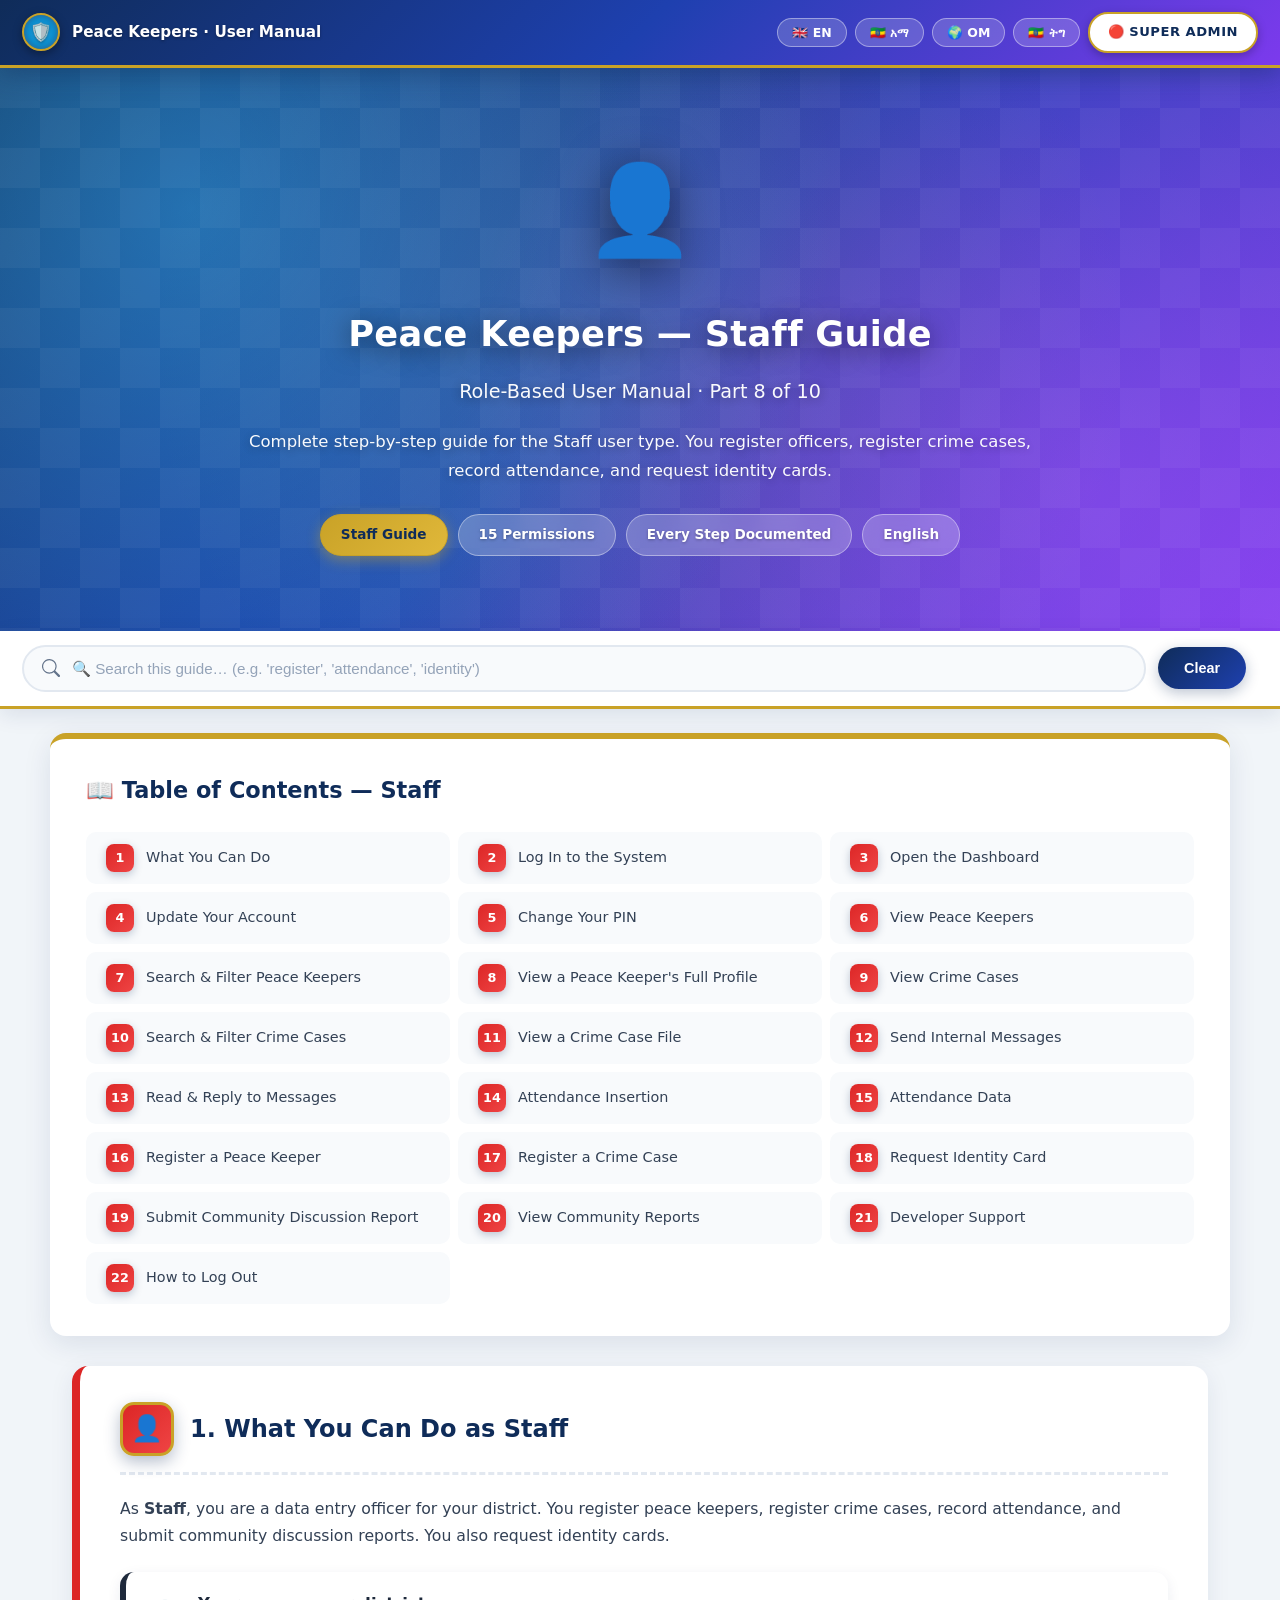
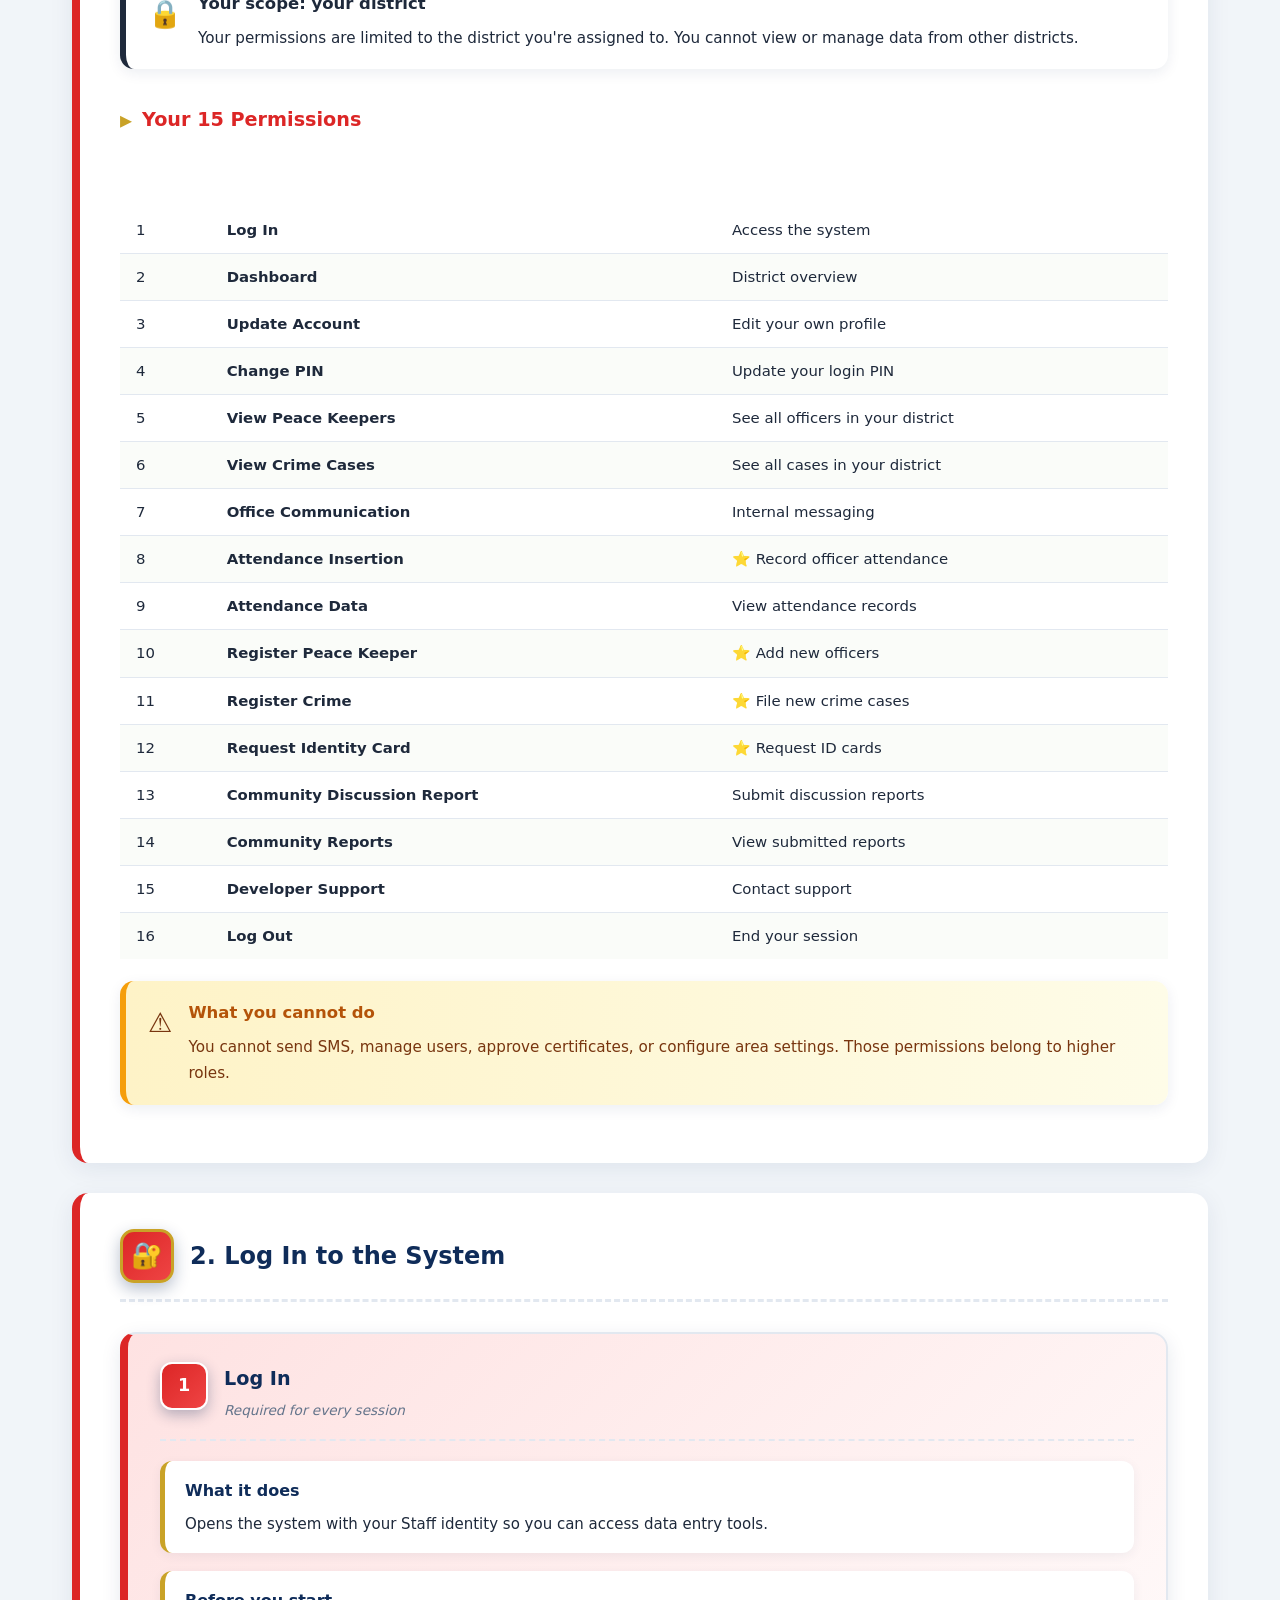
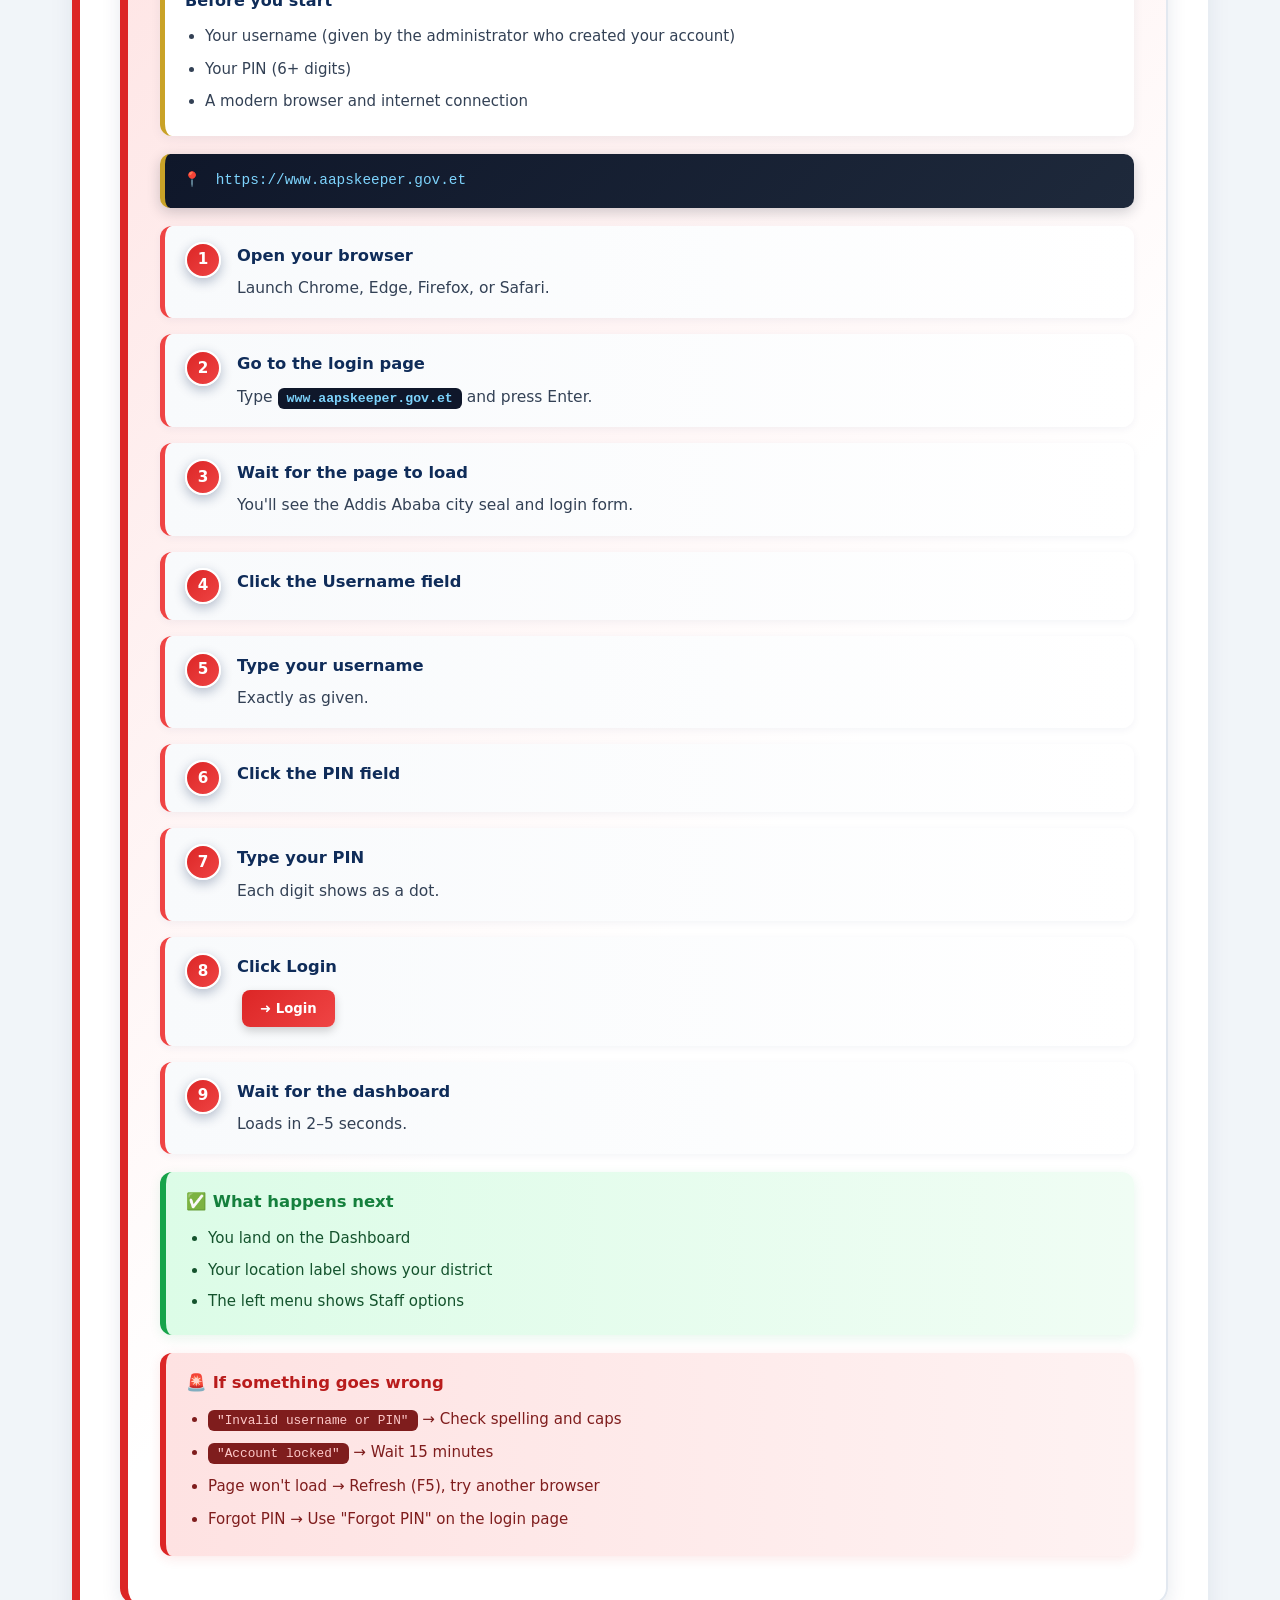
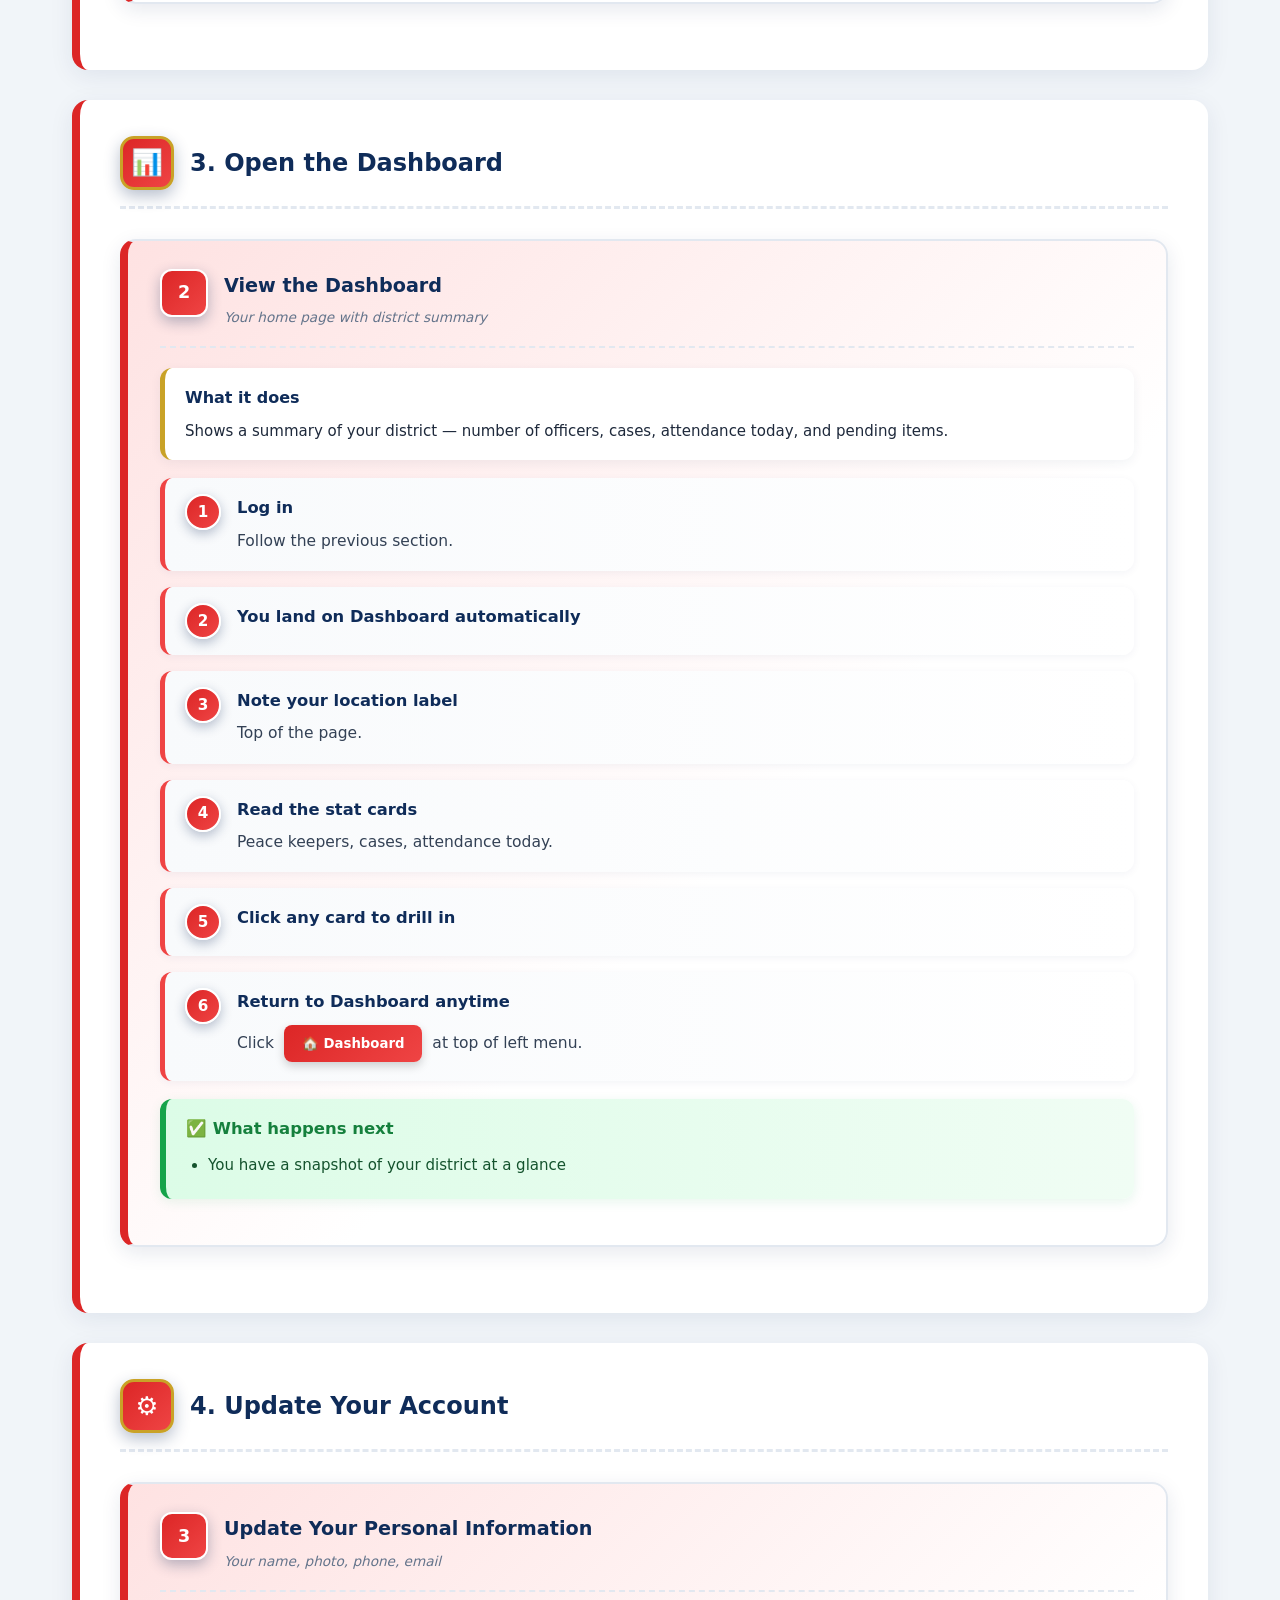
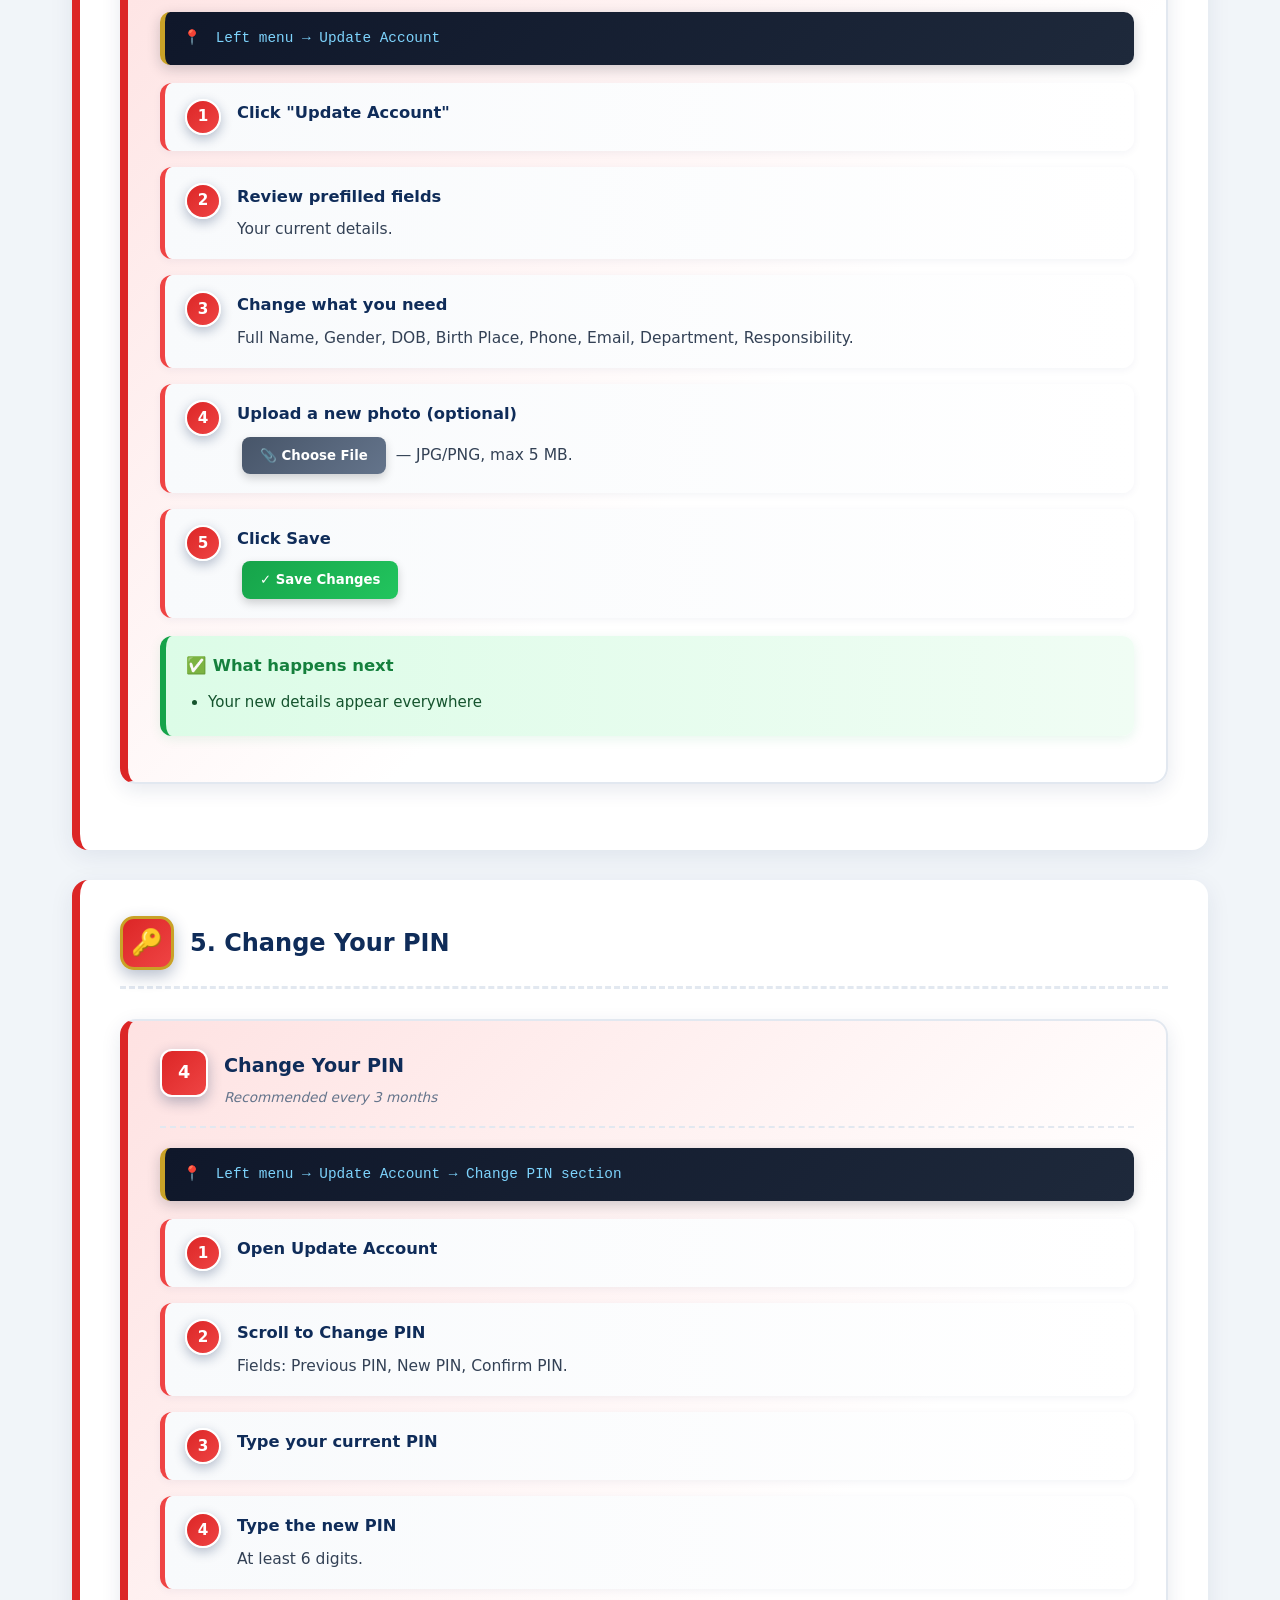
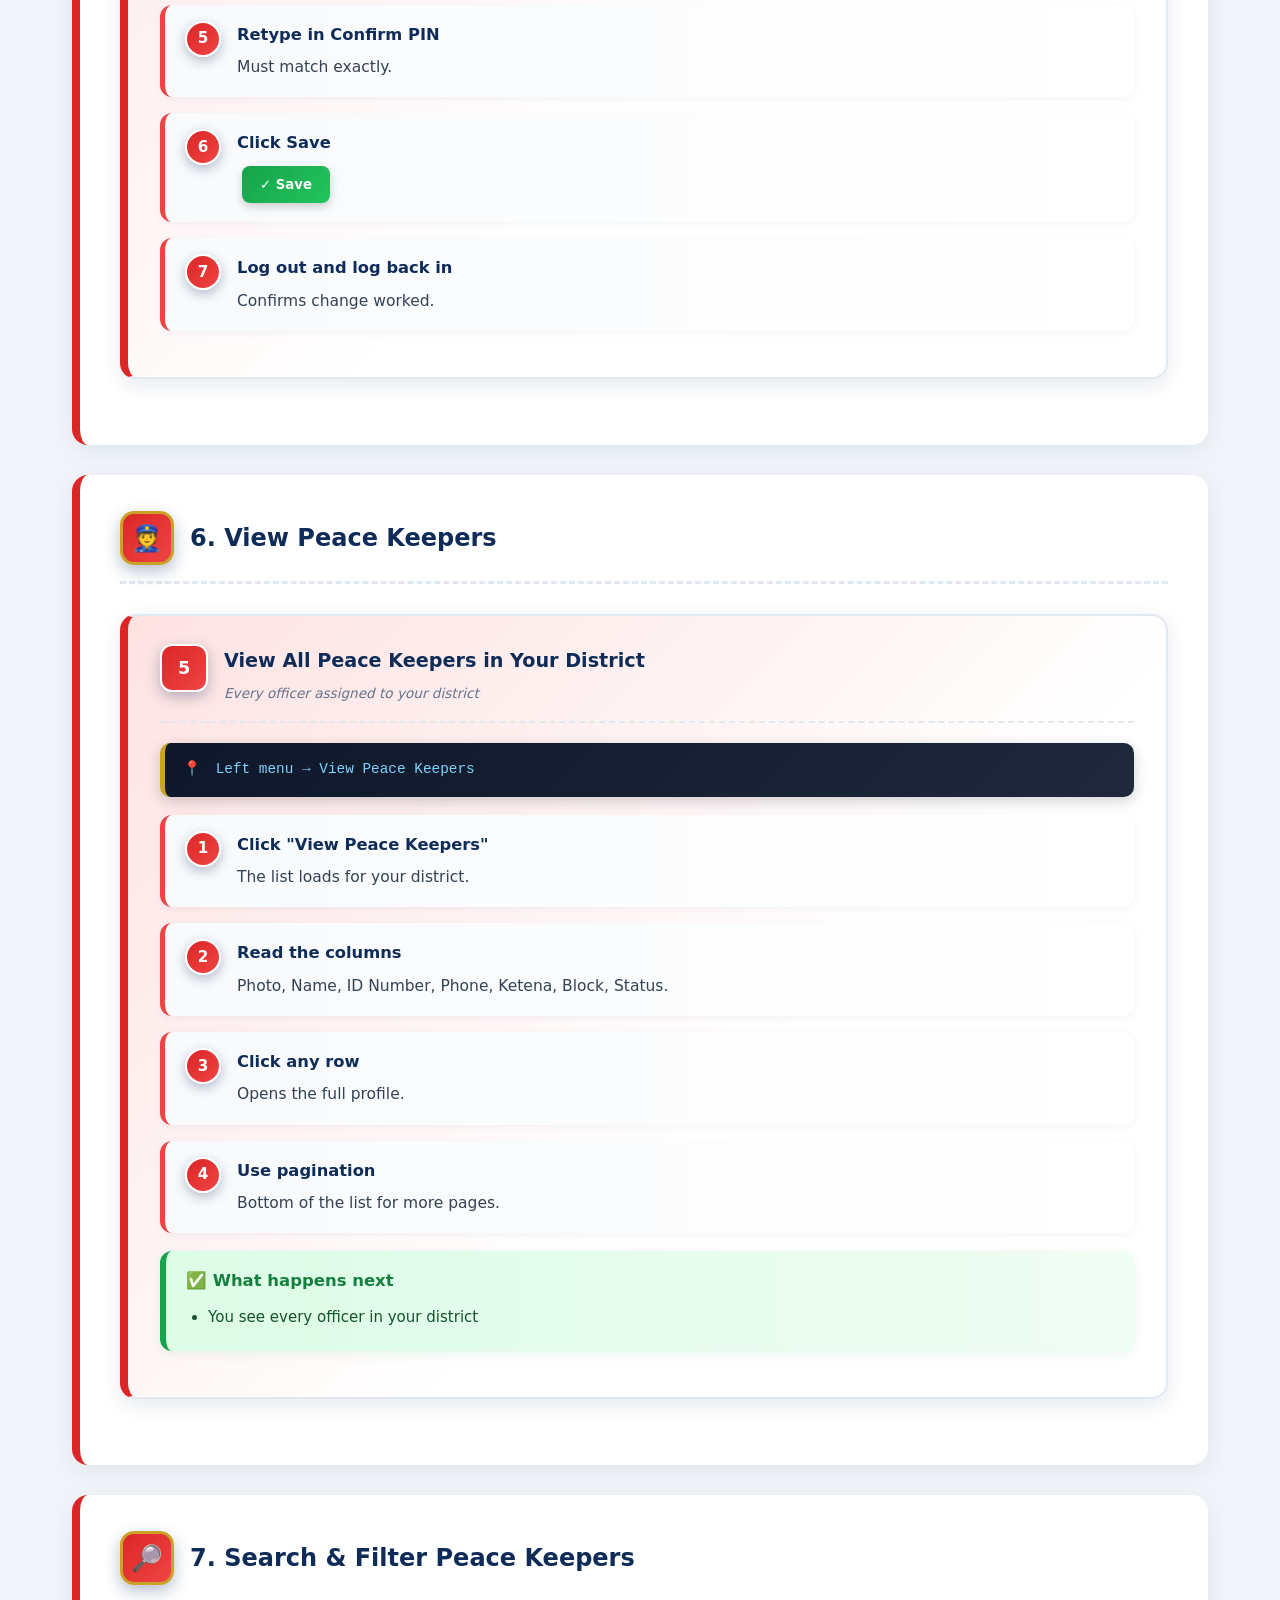
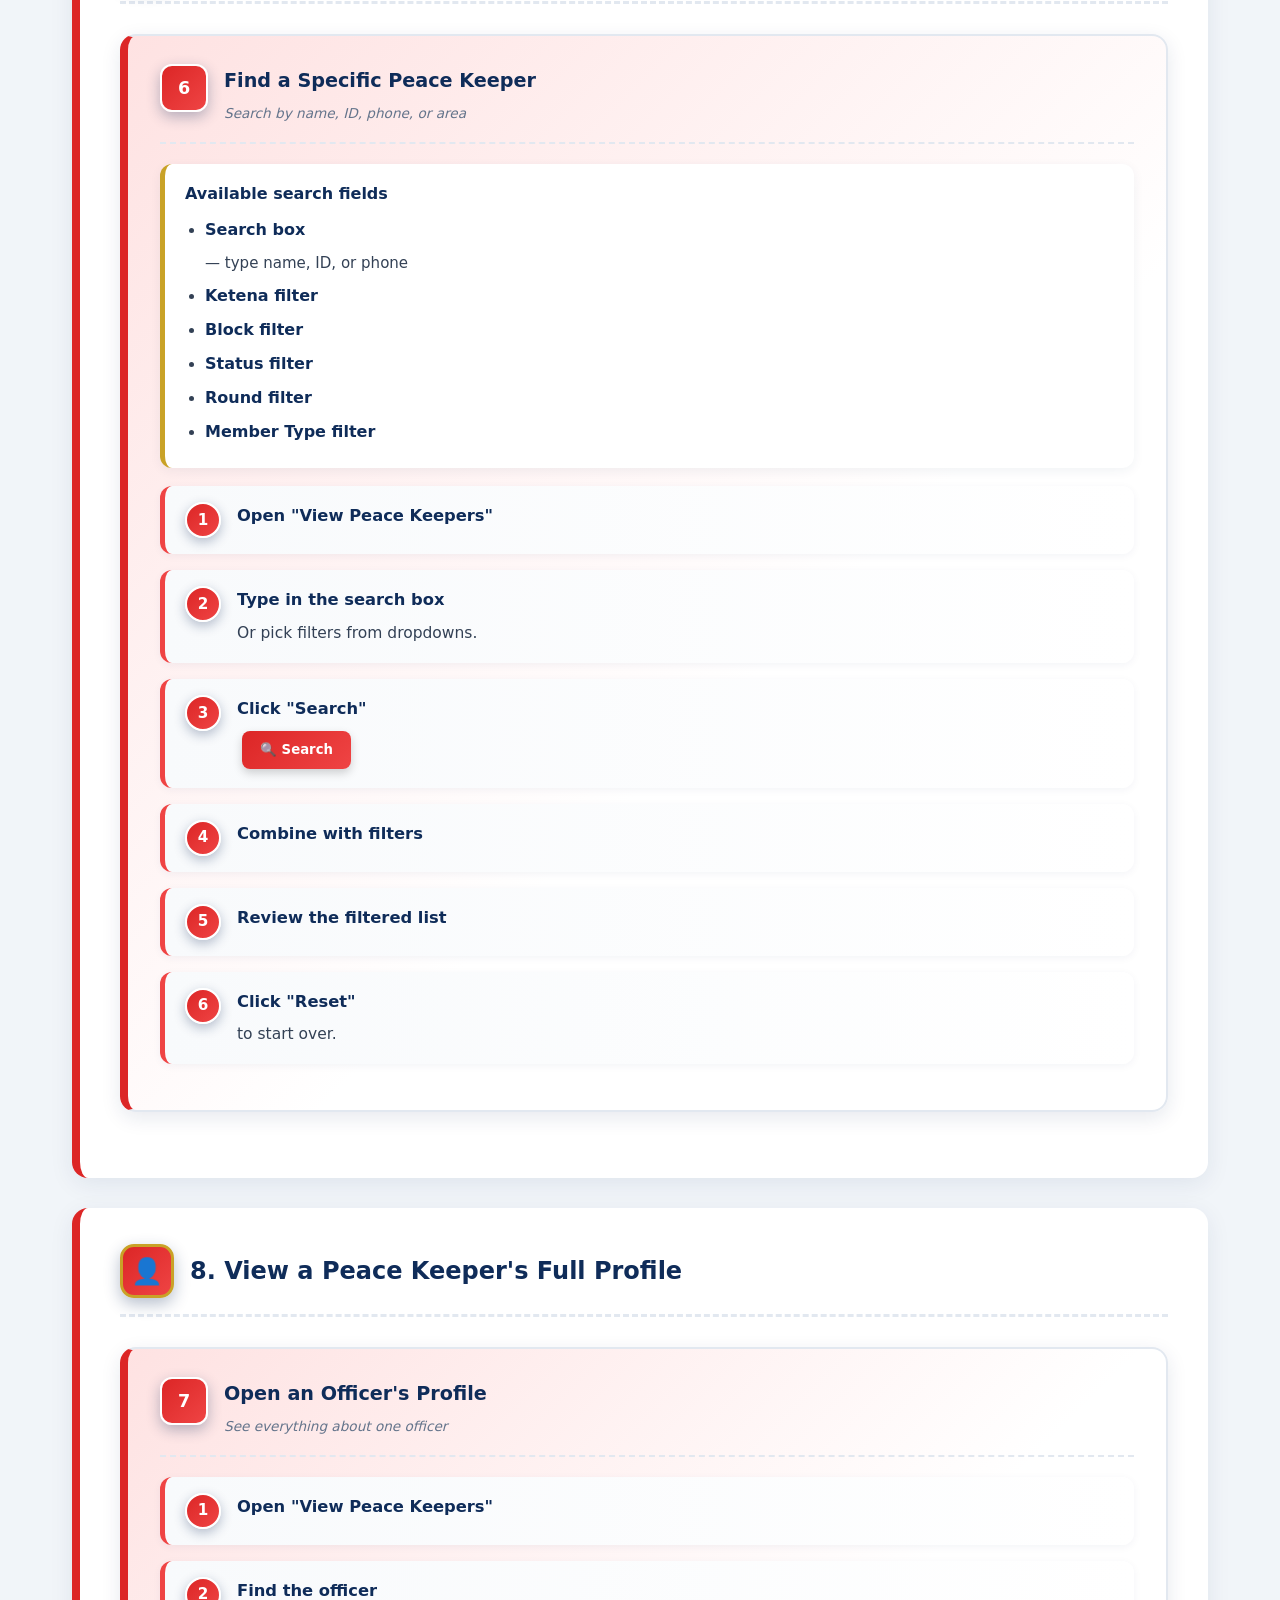
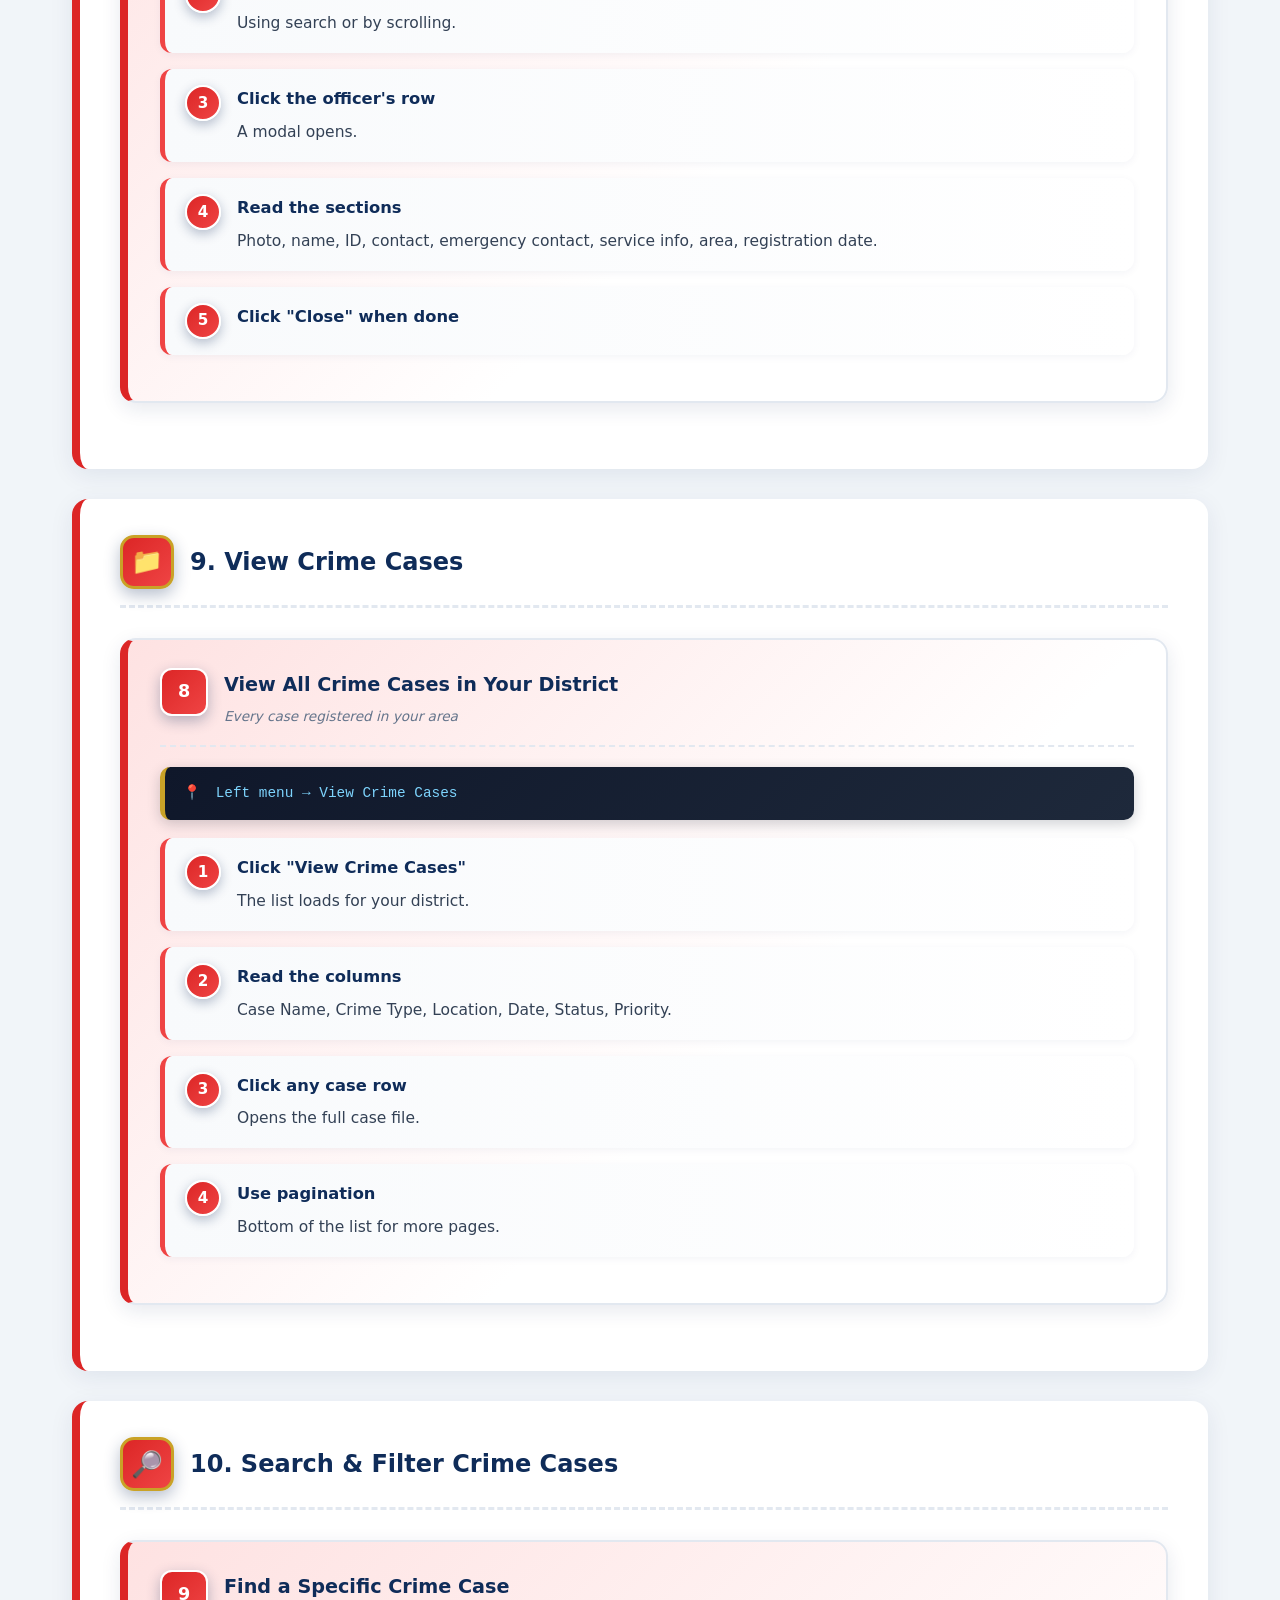
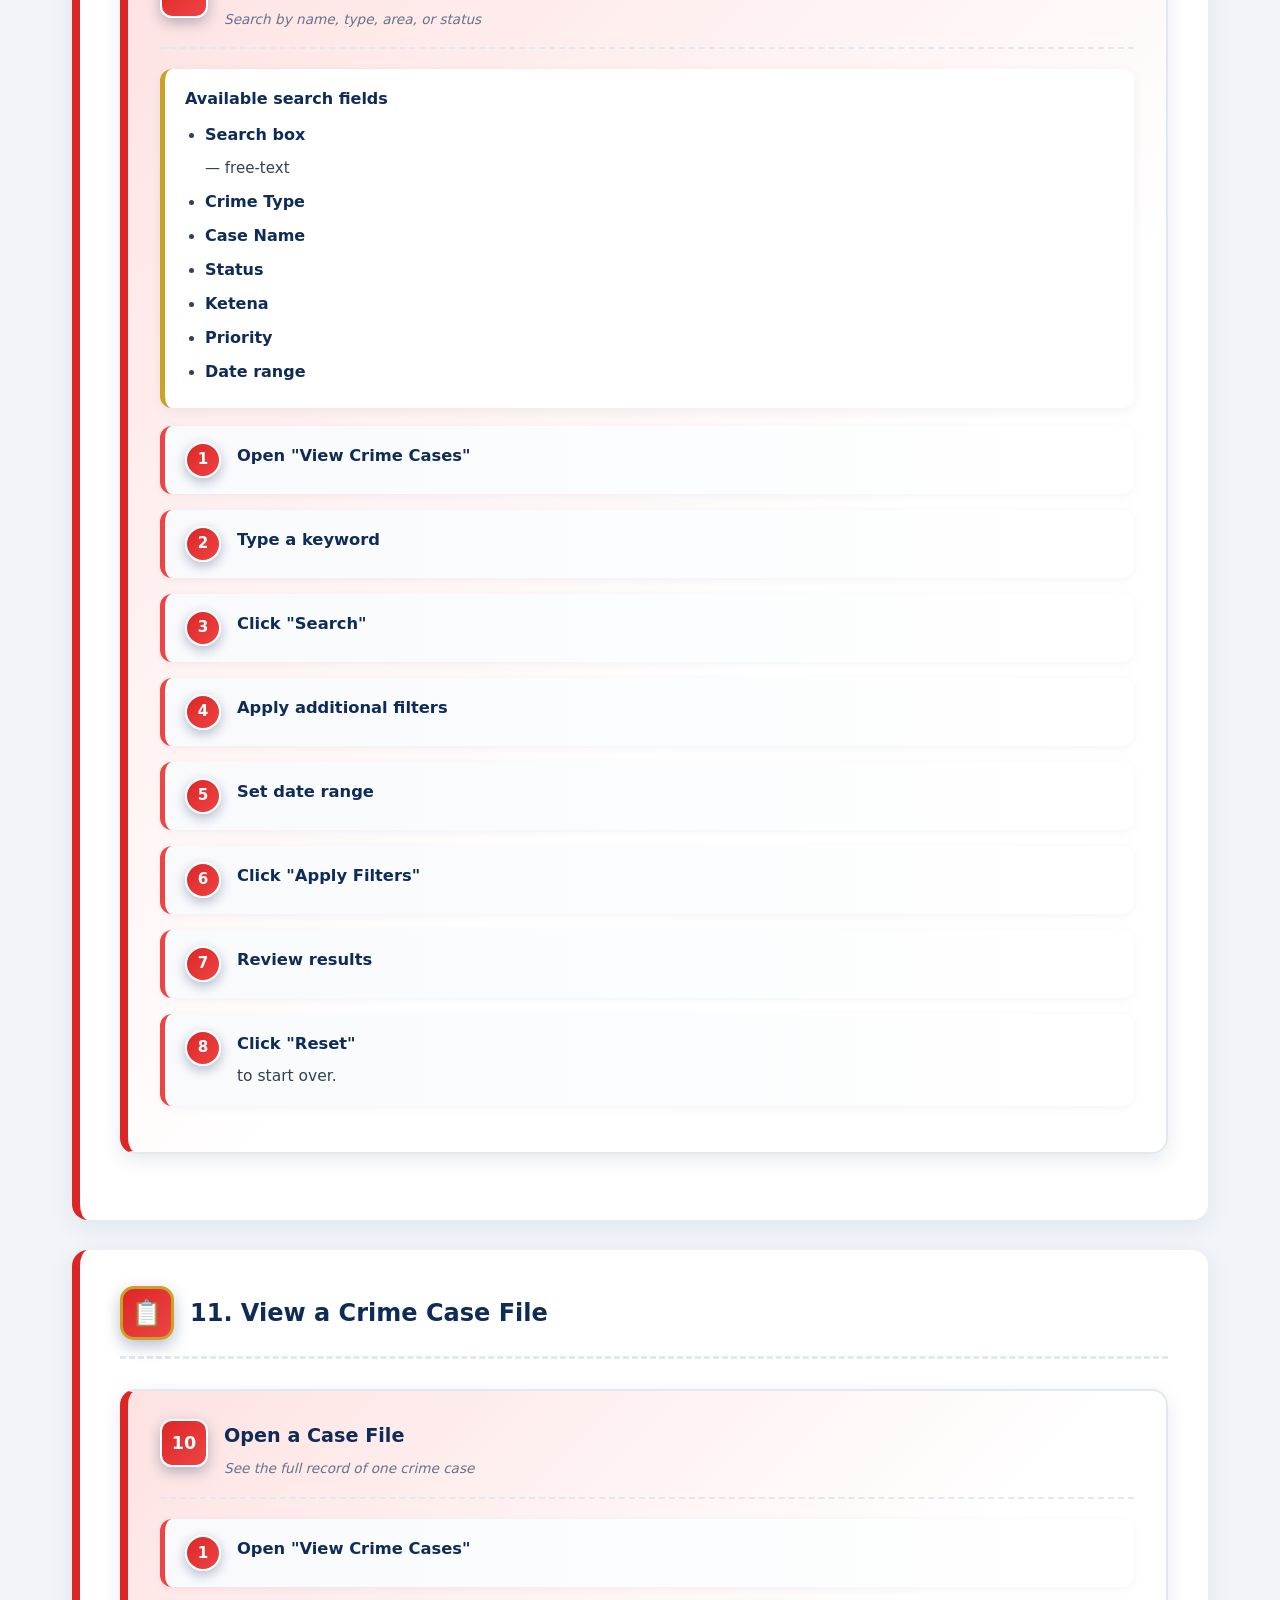
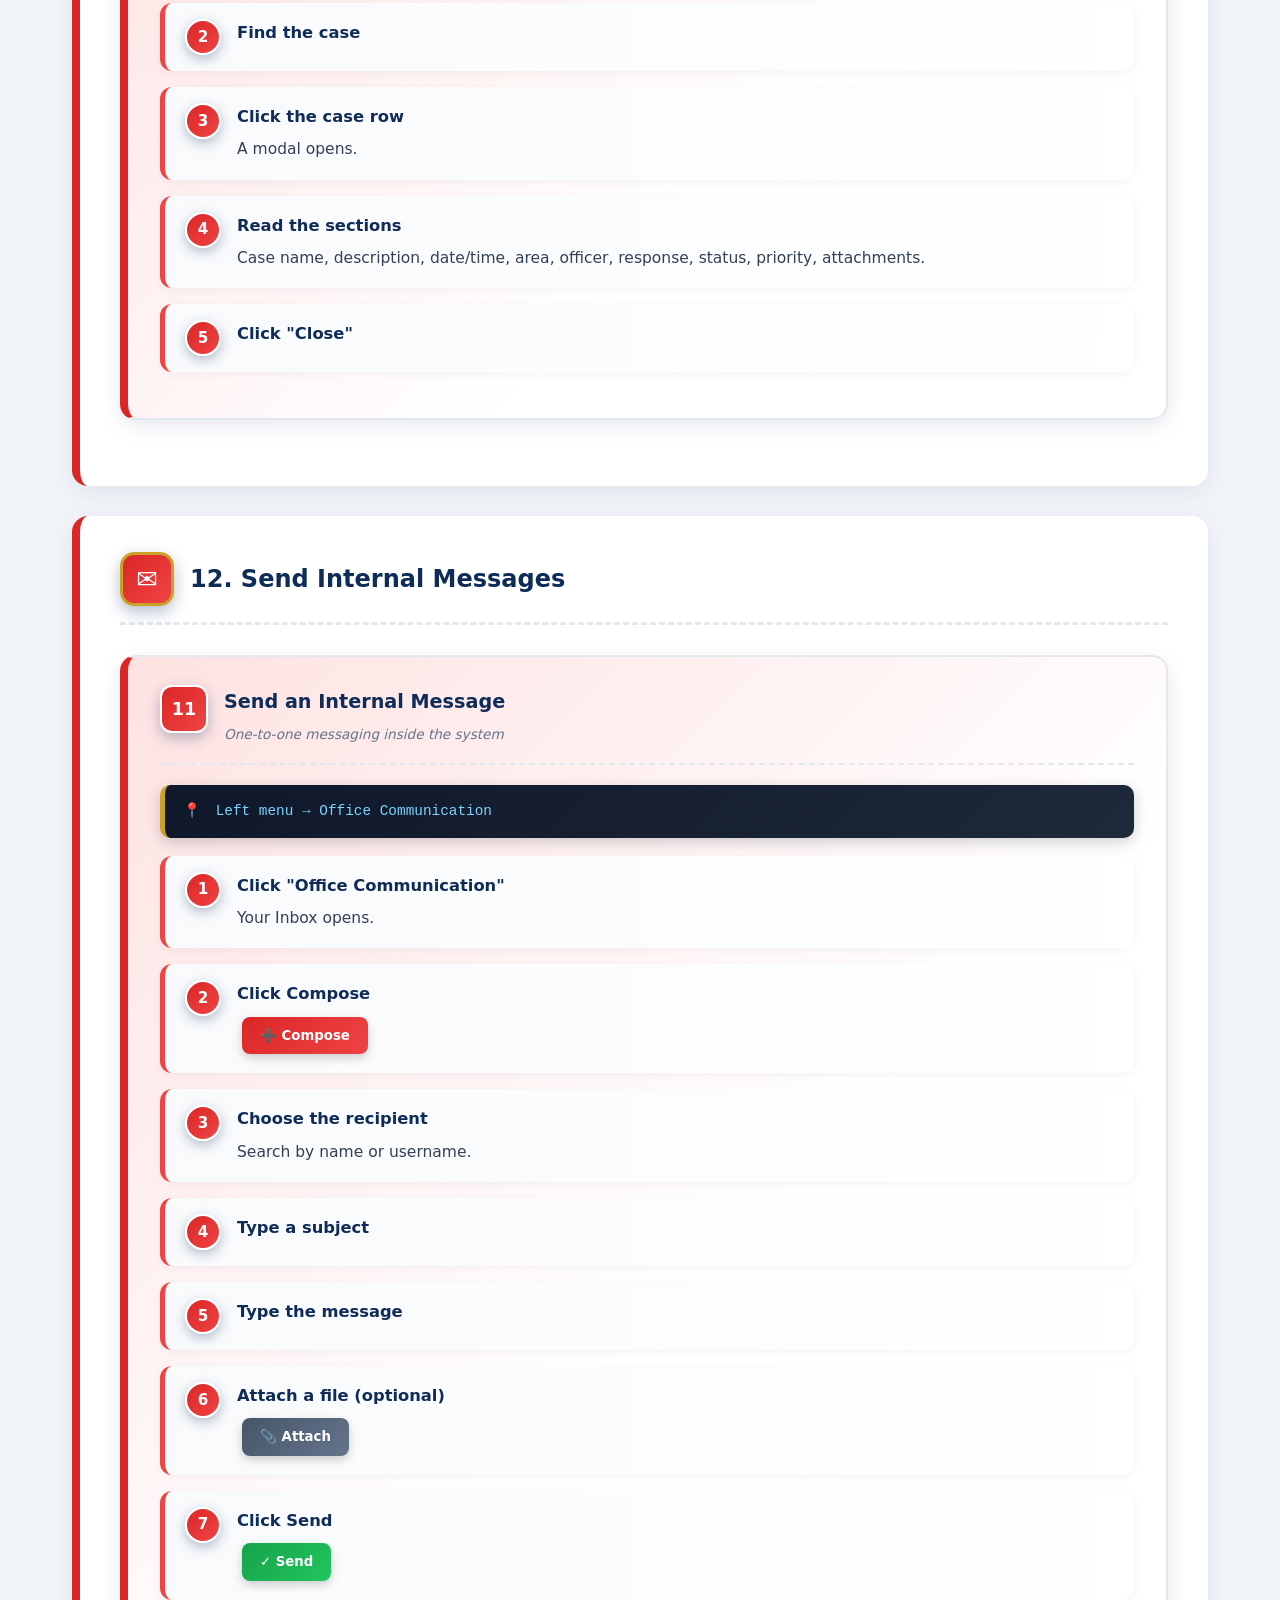
<file: staff-guide.html>
<!DOCTYPE html>
<html lang="en">
<head>
<meta charset="UTF-8">
<meta name="viewport" content="width=device-width, initial-scale=1.0">
<title>Peace Keepers — Staff Guide</title>
<link rel="stylesheet" href="manual-style.css">
<style>
  :root {
    --role: #dc2626;
    --role-2: #ef4444;
    --role-light: #fee2e2;
  }
</style>
</head>
<body>

<div class="top-bar">
  <div class="brand">
    <span class="seal">🛡️</span>
    <span>Peace Keepers · User Manual</span>
  </div>
  <div style="display:flex; gap:8px; align-items:center;">
    <button class="lang-toggle" onclick="translatePage('en')" title="English">🇬🇧 EN</button>
    <button class="lang-toggle" onclick="translatePage('am')" title="አማርኛ">🇪🇹 አማ</button>
    <button class="lang-toggle" onclick="translatePage('om')" title="Afaan Oromoo">🌍 OM</button>
    <button class="lang-toggle" onclick="translatePage('ti')" title="ትግርኛ">🇪🇹 ትግ</button>
    <span class="role-badge">🔴 SUPER ADMIN</span>
  </div>
</div>

<!-- Google Translate hidden container -->
<div id="google_translate_element" style="display:none;"></div>
<script type="text/javascript">
function googleTranslateElementInit() {
  new google.translate.TranslateElement({
    pageLanguage: 'en',
    includedLanguages: 'en,am,om,ti',
    autoDisplay: false
  }, 'google_translate_element');
}
function translatePage(lang) {
  const select = document.querySelector('.goog-te-combo');
  if (select) {
    select.value = lang;
    select.dispatchEvent(new Event('change'));
  }
}
</script>
<script type="text/javascript" src="//translate.google.com/translate_a/element.js?cb=googleTranslateElementInit"></script>

<!-- ============ HERO ============ -->
<header class="hero">
  <span class="seal-big">👤</span>
  <h1>Peace Keepers — Staff Guide</h1>
  <h2>Role-Based User Manual · Part 8 of 10</h2>
  <p class="lead">Complete step-by-step guide for the Staff user type. You register officers, register crime cases, record attendance, and request identity cards.</p>
  <div class="badges">
    <span class="badge gold">Staff Guide</span>
    <span class="badge">15 Permissions</span>
    <span class="badge">Every Step Documented</span>
    <span class="badge">English</span>
  </div>
</header>

<!-- ============ SEARCH ============ -->
<div class="search-bar">
  <input type="text" id="searchInput" placeholder="🔍 Search this guide… (e.g. 'register', 'attendance', 'identity')" oninput="searchManual()">
  <button onclick="clearSearch()">Clear</button>
  <span class="search-stats" id="stats"></span>
</div>

<!-- ============ TOC ============ -->
<nav class="toc">
  <h2>📖 Table of Contents — Staff</h2>
  <ol>
    <li><a href="#about">What You Can Do</a></li>
    <li><a href="#login">Log In to the System</a></li>
    <li><a href="#dashboard">Open the Dashboard</a></li>
    <li><a href="#update-account">Update Your Account</a></li>
    <li><a href="#change-pin">Change Your PIN</a></li>
    <li><a href="#view-pk">View Peace Keepers</a></li>
    <li><a href="#search-pk">Search &amp; Filter Peace Keepers</a></li>
    <li><a href="#view-pk-detail">View a Peace Keeper's Full Profile</a></li>
    <li><a href="#view-crimes">View Crime Cases</a></li>
    <li><a href="#search-crimes">Search &amp; Filter Crime Cases</a></li>
    <li><a href="#view-crime-detail">View a Crime Case File</a></li>
    <li><a href="#office-com">Send Internal Messages</a></li>
    <li><a href="#read-msg">Read &amp; Reply to Messages</a></li>
    <li><a href="#attendance-insert">Attendance Insertion</a></li>
    <li><a href="#attendance-data">Attendance Data</a></li>
    <li><a href="#register-pk">Register a Peace Keeper</a></li>
    <li><a href="#register-crime">Register a Crime Case</a></li>
    <li><a href="#request-id">Request Identity Card</a></li>
    <li><a href="#community-submit">Submit Community Discussion Report</a></li>
    <li><a href="#community-view">View Community Reports</a></li>
    <li><a href="#dev-support">Developer Support</a></li>
    <li><a href="#logout">How to Log Out</a></li>
  </ol>
</nav>

<main>

<!-- ============ ABOUT ============ -->
<section id="about">
  <h2><span class="icon">👤</span>1. What You Can Do as Staff</h2>

  <p>As <strong>Staff</strong>, you are a data entry officer for your district. You register peace keepers, register crime cases, record attendance, and submit community discussion reports. You also request identity cards.</p>

  <div class="callout blue">
    <span class="co-icon">🔒</span>
    <div>
      <strong>Your scope: your district</strong>
      Your permissions are limited to the district you're assigned to. You cannot view or manage data from other districts.
    </div>
  </div>

  <h3>Your 15 Permissions</h3>
  <table style="width:100%; border-collapse:collapse; margin:16px 0; font-size:.93rem">
    <tr style="background:linear-gradient(135deg,var(--staff),var(--staff-accent)); color:#fff">
      <th style="padding:12px 16px; text-align:left">#</th>
      <th style="padding:12px 16px; text-align:left">Permission</th>
      <th style="padding:12px 16px; text-align:left">What it does</th>
    </tr>
    <tr><td style="padding:10px 16px; border-bottom:1px solid var(--border)">1</td><td style="padding:10px 16px; border-bottom:1px solid var(--border)"><strong>Log In</strong></td><td style="padding:10px 16px; border-bottom:1px solid var(--border)">Access the system</td></tr>
    <tr style="background:#fafcf9"><td style="padding:10px 16px; border-bottom:1px solid var(--border)">2</td><td style="padding:10px 16px; border-bottom:1px solid var(--border)"><strong>Dashboard</strong></td><td style="padding:10px 16px; border-bottom:1px solid var(--border)">District overview</td></tr>
    <tr><td style="padding:10px 16px; border-bottom:1px solid var(--border)">3</td><td style="padding:10px 16px; border-bottom:1px solid var(--border)"><strong>Update Account</strong></td><td style="padding:10px 16px; border-bottom:1px solid var(--border)">Edit your own profile</td></tr>
    <tr style="background:#fafcf9"><td style="padding:10px 16px; border-bottom:1px solid var(--border)">4</td><td style="padding:10px 16px; border-bottom:1px solid var(--border)"><strong>Change PIN</strong></td><td style="padding:10px 16px; border-bottom:1px solid var(--border)">Update your login PIN</td></tr>
    <tr><td style="padding:10px 16px; border-bottom:1px solid var(--border)">5</td><td style="padding:10px 16px; border-bottom:1px solid var(--border)"><strong>View Peace Keepers</strong></td><td style="padding:10px 16px; border-bottom:1px solid var(--border)">See all officers in your district</td></tr>
    <tr style="background:#fafcf9"><td style="padding:10px 16px; border-bottom:1px solid var(--border)">6</td><td style="padding:10px 16px; border-bottom:1px solid var(--border)"><strong>View Crime Cases</strong></td><td style="padding:10px 16px; border-bottom:1px solid var(--border)">See all cases in your district</td></tr>
    <tr><td style="padding:10px 16px; border-bottom:1px solid var(--border)">7</td><td style="padding:10px 16px; border-bottom:1px solid var(--border)"><strong>Office Communication</strong></td><td style="padding:10px 16px; border-bottom:1px solid var(--border)">Internal messaging</td></tr>
    <tr style="background:#fafcf9"><td style="padding:10px 16px; border-bottom:1px solid var(--border)">8</td><td style="padding:10px 16px; border-bottom:1px solid var(--border)"><strong>Attendance Insertion</strong></td><td style="padding:10px 16px; border-bottom:1px solid var(--border)"><strong>⭐</strong> Record officer attendance</td></tr>
    <tr><td style="padding:10px 16px; border-bottom:1px solid var(--border)">9</td><td style="padding:10px 16px; border-bottom:1px solid var(--border)"><strong>Attendance Data</strong></td><td style="padding:10px 16px; border-bottom:1px solid var(--border)">View attendance records</td></tr>
    <tr style="background:#fafcf9"><td style="padding:10px 16px; border-bottom:1px solid var(--border)">10</td><td style="padding:10px 16px; border-bottom:1px solid var(--border)"><strong>Register Peace Keeper</strong></td><td style="padding:10px 16px; border-bottom:1px solid var(--border)"><strong>⭐</strong> Add new officers</td></tr>
    <tr><td style="padding:10px 16px; border-bottom:1px solid var(--border)">11</td><td style="padding:10px 16px; border-bottom:1px solid var(--border)"><strong>Register Crime</strong></td><td style="padding:10px 16px; border-bottom:1px solid var(--border)"><strong>⭐</strong> File new crime cases</td></tr>
    <tr style="background:#fafcf9"><td style="padding:10px 16px; border-bottom:1px solid var(--border)">12</td><td style="padding:10px 16px; border-bottom:1px solid var(--border)"><strong>Request Identity Card</strong></td><td style="padding:10px 16px; border-bottom:1px solid var(--border)"><strong>⭐</strong> Request ID cards</td></tr>
    <tr><td style="padding:10px 16px; border-bottom:1px solid var(--border)">13</td><td style="padding:10px 16px; border-bottom:1px solid var(--border)"><strong>Community Discussion Report</strong></td><td style="padding:10px 16px; border-bottom:1px solid var(--border)">Submit discussion reports</td></tr>
    <tr style="background:#fafcf9"><td style="padding:10px 16px; border-bottom:1px solid var(--border)">14</td><td style="padding:10px 16px; border-bottom:1px solid var(--border)"><strong>Community Reports</strong></td><td style="padding:10px 16px; border-bottom:1px solid var(--border)">View submitted reports</td></tr>
    <tr><td style="padding:10px 16px; border-bottom:1px solid var(--border)">15</td><td style="padding:10px 16px; border-bottom:1px solid var(--border)"><strong>Developer Support</strong></td><td style="padding:10px 16px; border-bottom:1px solid var(--border)">Contact support</td></tr>
    <tr style="background:#fafcf9"><td style="padding:10px 16px">16</td><td style="padding:10px 16px"><strong>Log Out</strong></td><td style="padding:10px 16px">End your session</td></tr>
  </table>

  <div class="callout warn">
    <span class="co-icon">⚠️</span>
    <div>
      <strong>What you cannot do</strong>
      You cannot send SMS, manage users, approve certificates, or configure area settings. Those permissions belong to higher roles.
    </div>
  </div>
</section>

<!-- ============ 1. LOGIN ============ -->
<section id="login">
  <h2><span class="icon">🔐</span>2. Log In to the System</h2>

  <div class="permission">
    <div class="perm-header">
      <div class="perm-num">1</div>
      <div>
        <div class="perm-title">Log In</div>
        <div class="perm-sub">Required for every session</div>
      </div>
    </div>

    <div class="info-block">
      <strong>What it does</strong>
      Opens the system with your Staff identity so you can access data entry tools.
    </div>

    <div class="info-block">
      <strong>Before you start</strong>
      <ul>
        <li>Your username (given by the administrator who created your account)</li>
        <li>Your PIN (6+ digits)</li>
        <li>A modern browser and internet connection</li>
      </ul>
    </div>

    <div class="menu-path">https://www.aapskeeper.gov.et</div>

    <ol class="steps">
      <li><span class="step-badge">1</span><div class="step-text"><strong>Open your browser</strong>Launch Chrome, Edge, Firefox, or Safari.</div></li>
      <li><span class="step-badge">2</span><div class="step-text"><strong>Go to the login page</strong>Type <code>www.aapskeeper.gov.et</code> and press Enter.</div></li>
      <li><span class="step-badge">3</span><div class="step-text"><strong>Wait for the page to load</strong>You'll see the Addis Ababa city seal and login form.</div></li>
      <li><span class="step-badge">4</span><div class="step-text"><strong>Click the Username field</strong></div></li>
      <li><span class="step-badge">5</span><div class="step-text"><strong>Type your username</strong>Exactly as given.</div></li>
      <li><span class="step-badge">6</span><div class="step-text"><strong>Click the PIN field</strong></div></li>
      <li><span class="step-badge">7</span><div class="step-text"><strong>Type your PIN</strong>Each digit shows as a dot.</div></li>
      <li><span class="step-badge">8</span><div class="step-text"><strong>Click Login</strong><span class="btn-mock primary">➜ Login</span></div></li>
      <li><span class="step-badge">9</span><div class="step-text"><strong>Wait for the dashboard</strong>Loads in 2–5 seconds.</div></li>
    </ol>

    <div class="outcome">
      <strong>✅ What happens next</strong>
      <ul>
        <li>You land on the Dashboard</li>
        <li>Your location label shows your district</li>
        <li>The left menu shows Staff options</li>
      </ul>
    </div>

    <div class="troubleshoot">
      <strong>🚨 If something goes wrong</strong>
      <ul>
        <li><code>"Invalid username or PIN"</code> → Check spelling and caps</li>
        <li><code>"Account locked"</code> → Wait 15 minutes</li>
        <li>Page won't load → Refresh (F5), try another browser</li>
        <li>Forgot PIN → Use "Forgot PIN" on the login page</li>
      </ul>
    </div>
  </div>
</section>

<!-- ============ 2. DASHBOARD ============ -->
<section id="dashboard">
  <h2><span class="icon">📊</span>3. Open the Dashboard</h2>

  <div class="permission">
    <div class="perm-header">
      <div class="perm-num">2</div>
      <div>
        <div class="perm-title">View the Dashboard</div>
        <div class="perm-sub">Your home page with district summary</div>
      </div>
    </div>

    <div class="info-block">
      <strong>What it does</strong>
      Shows a summary of your district — number of officers, cases, attendance today, and pending items.
    </div>

    <ol class="steps">
      <li><span class="step-badge">1</span><div class="step-text"><strong>Log in</strong>Follow the previous section.</div></li>
      <li><span class="step-badge">2</span><div class="step-text"><strong>You land on Dashboard automatically</strong></div></li>
      <li><span class="step-badge">3</span><div class="step-text"><strong>Note your location label</strong>Top of the page.</div></li>
      <li><span class="step-badge">4</span><div class="step-text"><strong>Read the stat cards</strong>Peace keepers, cases, attendance today.</div></li>
      <li><span class="step-badge">5</span><div class="step-text"><strong>Click any card to drill in</strong></div></li>
      <li><span class="step-badge">6</span><div class="step-text"><strong>Return to Dashboard anytime</strong>Click <span class="btn-mock primary">🏠 Dashboard</span> at top of left menu.</div></li>
    </ol>

    <div class="outcome">
      <strong>✅ What happens next</strong>
      <ul>
        <li>You have a snapshot of your district at a glance</li>
      </ul>
    </div>
  </div>
</section>

<!-- ============ 3. UPDATE ACCOUNT ============ -->
<section id="update-account">
  <h2><span class="icon">⚙️</span>4. Update Your Account</h2>

  <div class="permission">
    <div class="perm-header">
      <div class="perm-num">3</div>
      <div>
        <div class="perm-title">Update Your Personal Information</div>
        <div class="perm-sub">Your name, photo, phone, email</div>
      </div>
    </div>

    <div class="menu-path">Left menu → Update Account</div>

    <ol class="steps">
      <li><span class="step-badge">1</span><div class="step-text"><strong>Click "Update Account"</strong></div></li>
      <li><span class="step-badge">2</span><div class="step-text"><strong>Review prefilled fields</strong>Your current details.</div></li>
      <li><span class="step-badge">3</span><div class="step-text"><strong>Change what you need</strong>Full Name, Gender, DOB, Birth Place, Phone, Email, Department, Responsibility.</div></li>
      <li><span class="step-badge">4</span><div class="step-text"><strong>Upload a new photo (optional)</strong><span class="btn-mock gray">📎 Choose File</span> — JPG/PNG, max 5 MB.</div></li>
      <li><span class="step-badge">5</span><div class="step-text"><strong>Click Save</strong><span class="btn-mock success">✓ Save Changes</span></div></li>
    </ol>

    <div class="outcome">
      <strong>✅ What happens next</strong>
      <ul>
        <li>Your new details appear everywhere</li>
      </ul>
    </div>
  </div>
</section>

<!-- ============ 4. CHANGE PIN ============ -->
<section id="change-pin">
  <h2><span class="icon">🔑</span>5. Change Your PIN</h2>

  <div class="permission">
    <div class="perm-header">
      <div class="perm-num">4</div>
      <div>
        <div class="perm-title">Change Your PIN</div>
        <div class="perm-sub">Recommended every 3 months</div>
      </div>
    </div>

    <div class="menu-path">Left menu → Update Account → Change PIN section</div>

    <ol class="steps">
      <li><span class="step-badge">1</span><div class="step-text"><strong>Open Update Account</strong></div></li>
      <li><span class="step-badge">2</span><div class="step-text"><strong>Scroll to Change PIN</strong>Fields: Previous PIN, New PIN, Confirm PIN.</div></li>
      <li><span class="step-badge">3</span><div class="step-text"><strong>Type your current PIN</strong></div></li>
      <li><span class="step-badge">4</span><div class="step-text"><strong>Type the new PIN</strong>At least 6 digits.</div></li>
      <li><span class="step-badge">5</span><div class="step-text"><strong>Retype in Confirm PIN</strong>Must match exactly.</div></li>
      <li><span class="step-badge">6</span><div class="step-text"><strong>Click Save</strong><span class="btn-mock success">✓ Save</span></div></li>
      <li><span class="step-badge">7</span><div class="step-text"><strong>Log out and log back in</strong>Confirms change worked.</div></li>
    </ol>
  </div>
</section>

<!-- ============ 5. VIEW PK ============ -->
<section id="view-pk">
  <h2><span class="icon">👮</span>6. View Peace Keepers</h2>

  <div class="permission">
    <div class="perm-header">
      <div class="perm-num">5</div>
      <div>
        <div class="perm-title">View All Peace Keepers in Your District</div>
        <div class="perm-sub">Every officer assigned to your district</div>
      </div>
    </div>

    <div class="menu-path">Left menu → View Peace Keepers</div>

    <ol class="steps">
      <li><span class="step-badge">1</span><div class="step-text"><strong>Click "View Peace Keepers"</strong>The list loads for your district.</div></li>
      <li><span class="step-badge">2</span><div class="step-text"><strong>Read the columns</strong>Photo, Name, ID Number, Phone, Ketena, Block, Status.</div></li>
      <li><span class="step-badge">3</span><div class="step-text"><strong>Click any row</strong>Opens the full profile.</div></li>
      <li><span class="step-badge">4</span><div class="step-text"><strong>Use pagination</strong>Bottom of the list for more pages.</div></li>
    </ol>

    <div class="outcome">
      <strong>✅ What happens next</strong>
      <ul>
        <li>You see every officer in your district</li>
      </ul>
    </div>
  </div>
</section>

<!-- ============ 6. SEARCH PK ============ -->
<section id="search-pk">
  <h2><span class="icon">🔎</span>7. Search &amp; Filter Peace Keepers</h2>

  <div class="permission">
    <div class="perm-header">
      <div class="perm-num">6</div>
      <div>
        <div class="perm-title">Find a Specific Peace Keeper</div>
        <div class="perm-sub">Search by name, ID, phone, or area</div>
      </div>
    </div>

    <div class="info-block">
      <strong>Available search fields</strong>
      <ul>
        <li><strong>Search box</strong> — type name, ID, or phone</li>
        <li><strong>Ketena filter</strong></li>
        <li><strong>Block filter</strong></li>
        <li><strong>Status filter</strong></li>
        <li><strong>Round filter</strong></li>
        <li><strong>Member Type filter</strong></li>
      </ul>
    </div>

    <ol class="steps">
      <li><span class="step-badge">1</span><div class="step-text"><strong>Open "View Peace Keepers"</strong></div></li>
      <li><span class="step-badge">2</span><div class="step-text"><strong>Type in the search box</strong>Or pick filters from dropdowns.</div></li>
      <li><span class="step-badge">3</span><div class="step-text"><strong>Click "Search"</strong><span class="btn-mock primary">🔍 Search</span></div></li>
      <li><span class="step-badge">4</span><div class="step-text"><strong>Combine with filters</strong></div></li>
      <li><span class="step-badge">5</span><div class="step-text"><strong>Review the filtered list</strong></div></li>
      <li><span class="step-badge">6</span><div class="step-text"><strong>Click "Reset"</strong>to start over.</div></li>
    </ol>
  </div>
</section>

<!-- ============ 7. PK DETAIL ============ -->
<section id="view-pk-detail">
  <h2><span class="icon">👤</span>8. View a Peace Keeper's Full Profile</h2>

  <div class="permission">
    <div class="perm-header">
      <div class="perm-num">7</div>
      <div>
        <div class="perm-title">Open an Officer's Profile</div>
        <div class="perm-sub">See everything about one officer</div>
      </div>
    </div>

    <ol class="steps">
      <li><span class="step-badge">1</span><div class="step-text"><strong>Open "View Peace Keepers"</strong></div></li>
      <li><span class="step-badge">2</span><div class="step-text"><strong>Find the officer</strong>Using search or by scrolling.</div></li>
      <li><span class="step-badge">3</span><div class="step-text"><strong>Click the officer's row</strong>A modal opens.</div></li>
      <li><span class="step-badge">4</span><div class="step-text"><strong>Read the sections</strong>Photo, name, ID, contact, emergency contact, service info, area, registration date.</div></li>
      <li><span class="step-badge">5</span><div class="step-text"><strong>Click "Close" when done</strong></div></li>
    </ol>
  </div>
</section>

<!-- ============ 8. VIEW CRIMES ============ -->
<section id="view-crimes">
  <h2><span class="icon">📁</span>9. View Crime Cases</h2>

  <div class="permission">
    <div class="perm-header">
      <div class="perm-num">8</div>
      <div>
        <div class="perm-title">View All Crime Cases in Your District</div>
        <div class="perm-sub">Every case registered in your area</div>
      </div>
    </div>

    <div class="menu-path">Left menu → View Crime Cases</div>

    <ol class="steps">
      <li><span class="step-badge">1</span><div class="step-text"><strong>Click "View Crime Cases"</strong>The list loads for your district.</div></li>
      <li><span class="step-badge">2</span><div class="step-text"><strong>Read the columns</strong>Case Name, Crime Type, Location, Date, Status, Priority.</div></li>
      <li><span class="step-badge">3</span><div class="step-text"><strong>Click any case row</strong>Opens the full case file.</div></li>
      <li><span class="step-badge">4</span><div class="step-text"><strong>Use pagination</strong>Bottom of the list for more pages.</div></li>
    </ol>
  </div>
</section>

<!-- ============ 9. SEARCH CRIMES ============ -->
<section id="search-crimes">
  <h2><span class="icon">🔎</span>10. Search &amp; Filter Crime Cases</h2>

  <div class="permission">
    <div class="perm-header">
      <div class="perm-num">9</div>
      <div>
        <div class="perm-title">Find a Specific Crime Case</div>
        <div class="perm-sub">Search by name, type, area, or status</div>
      </div>
    </div>

    <div class="info-block">
      <strong>Available search fields</strong>
      <ul>
        <li><strong>Search box</strong> — free-text</li>
        <li><strong>Crime Type</strong></li>
        <li><strong>Case Name</strong></li>
        <li><strong>Status</strong></li>
        <li><strong>Ketena</strong></li>
        <li><strong>Priority</strong></li>
        <li><strong>Date range</strong></li>
      </ul>
    </div>

    <ol class="steps">
      <li><span class="step-badge">1</span><div class="step-text"><strong>Open "View Crime Cases"</strong></div></li>
      <li><span class="step-badge">2</span><div class="step-text"><strong>Type a keyword</strong></div></li>
      <li><span class="step-badge">3</span><div class="step-text"><strong>Click "Search"</strong></div></li>
      <li><span class="step-badge">4</span><div class="step-text"><strong>Apply additional filters</strong></div></li>
      <li><span class="step-badge">5</span><div class="step-text"><strong>Set date range</strong></div></li>
      <li><span class="step-badge">6</span><div class="step-text"><strong>Click "Apply Filters"</strong></div></li>
      <li><span class="step-badge">7</span><div class="step-text"><strong>Review results</strong></div></li>
      <li><span class="step-badge">8</span><div class="step-text"><strong>Click "Reset"</strong>to start over.</div></li>
    </ol>
  </div>
</section>

<!-- ============ 10. CRIME DETAIL ============ -->
<section id="view-crime-detail">
  <h2><span class="icon">📋</span>11. View a Crime Case File</h2>

  <div class="permission">
    <div class="perm-header">
      <div class="perm-num">10</div>
      <div>
        <div class="perm-title">Open a Case File</div>
        <div class="perm-sub">See the full record of one crime case</div>
      </div>
    </div>

    <ol class="steps">
      <li><span class="step-badge">1</span><div class="step-text"><strong>Open "View Crime Cases"</strong></div></li>
      <li><span class="step-badge">2</span><div class="step-text"><strong>Find the case</strong></div></li>
      <li><span class="step-badge">3</span><div class="step-text"><strong>Click the case row</strong>A modal opens.</div></li>
      <li><span class="step-badge">4</span><div class="step-text"><strong>Read the sections</strong>Case name, description, date/time, area, officer, response, status, priority, attachments.</div></li>
      <li><span class="step-badge">5</span><div class="step-text"><strong>Click "Close"</strong></div></li>
    </ol>
  </div>
</section>

<!-- ============ 11. OFFICE COMM ============ -->
<section id="office-com">
  <h2><span class="icon">✉️</span>12. Send Internal Messages</h2>

  <div class="permission">
    <div class="perm-header">
      <div class="perm-num">11</div>
      <div>
        <div class="perm-title">Send an Internal Message</div>
        <div class="perm-sub">One-to-one messaging inside the system</div>
      </div>
    </div>

    <div class="menu-path">Left menu → Office Communication</div>

    <ol class="steps">
      <li><span class="step-badge">1</span><div class="step-text"><strong>Click "Office Communication"</strong>Your Inbox opens.</div></li>
      <li><span class="step-badge">2</span><div class="step-text"><strong>Click Compose</strong><span class="btn-mock primary">➕ Compose</span></div></li>
      <li><span class="step-badge">3</span><div class="step-text"><strong>Choose the recipient</strong>Search by name or username.</div></li>
      <li><span class="step-badge">4</span><div class="step-text"><strong>Type a subject</strong></div></li>
      <li><span class="step-badge">5</span><div class="step-text"><strong>Type the message</strong></div></li>
      <li><span class="step-badge">6</span><div class="step-text"><strong>Attach a file (optional)</strong><span class="btn-mock gray">📎 Attach</span></div></li>
      <li><span class="step-badge">7</span><div class="step-text"><strong>Click Send</strong><span class="btn-mock success">✓ Send</span></div></li>
    </ol>
  </div>
</section>

<!-- ============ 12. READ MSG ============ -->
<section id="read-msg">
  <h2><span class="icon">📬</span>13. Read &amp; Reply to Messages</h2>

  <div class="permission">
    <div class="perm-header">
      <div class="perm-num">12</div>
      <div>
        <div class="perm-title">Read &amp; Reply to Messages</div>
        <div class="perm-sub">Keep up with your inbox</div>
      </div>
    </div>

    <ol class="steps">
      <li><span class="step-badge">1</span><div class="step-text"><strong>Open Office Communication</strong></div></li>
      <li><span class="step-badge">2</span><div class="step-text"><strong>Click any message row</strong>Full message opens.</div></li>
      <li><span class="step-badge">3</span><div class="step-text"><strong>Click "Reply"</strong><span class="btn-mock primary">↩ Reply</span></div></li>
      <li><span class="step-badge">4</span><div class="step-text"><strong>Type your reply and click Send</strong></div></li>
      <li><span class="step-badge">5</span><div class="step-text"><strong>Optional: Delete a message</strong><span class="btn-mock danger">🗑️ Delete</span></div></li>
    </ol>
  </div>
</section>

<!-- ============ 13. ATTENDANCE INSERTION ============ -->
<section id="attendance-insert">
  <h2><span class="icon">📅</span>14. Attendance Insertion</h2>

  <div class="permission">
    <div class="perm-header">
      <div class="perm-num">13</div>
      <div>
        <div class="perm-title">Record Peace Keeper Attendance</div>
        <div class="perm-sub">Mark who is present, late, or absent</div>
      </div>
    </div>

    <div class="info-block">
      <strong>What it does</strong>
      Records attendance for peace keepers in your district. You can record individuals, check in by QR, or upload a bulk file.
    </div>

    <div class="info-block">
      <strong>Three attendance methods</strong>
      <ul>
        <li><strong>Individual</strong> — type the officer's name and mark status</li>
        <li><strong>QR Check-In</strong> — scan the officer's ID card</li>
        <li><strong>Bulk Upload</strong> — upload a CSV/Excel file for many officers at once</li>
      </ul>
    </div>

    <div class="menu-path">Left menu → Attendance Insertion</div>

    <h3 style="margin-top:22px; color:var(--staff)">Method A — Individual Check-In</h3>
    <ol class="steps">
      <li><span class="step-badge">1</span><div class="step-text"><strong>Click "Attendance Insertion"</strong>The form opens.</div></li>
      <li><span class="step-badge">2</span><div class="step-text"><strong>Type the officer's name in "attName"</strong>Dropdown suggests matches.</div></li>
      <li><span class="step-badge">3</span><div class="step-text"><strong>Click the officer from the dropdown</strong>Their ID is auto-filled.</div></li>
      <li><span class="step-badge">4</span><div class="step-text"><strong>Set "attDate"</strong>Ethiopian calendar dd/mm/yyyy.</div></li>
      <li><span class="step-badge">5</span><div class="step-text"><strong>Set "attTime"</strong>24-hour format.</div></li>
      <li><span class="step-badge">6</span><div class="step-text"><strong>Choose "attStatus"</strong>Present / Late / Absent / On Leave.</div></li>
      <li><span class="step-badge">7</span><div class="step-text"><strong>Type "attNotes" (optional)</strong>Reason for late/absent.</div></li>
      <li><span class="step-badge">8</span><div class="step-text"><strong>Click "Save Attendance"</strong><span class="btn-mock success">✓ Save</span></div></li>
      <li><span class="step-badge">9</span><div class="step-text"><strong>Confirm the success message</strong></div></li>
      <li><span class="step-badge">10</span><div class="step-text"><strong>Repeat for the next officer</strong>Form clears automatically.</div></li>
    </ol>

    <h3 style="margin-top:22px; color:var(--staff)">Method B — QR Check-In</h3>
    <ol class="steps">
      <li><span class="step-badge">1</span><div class="step-text"><strong>Click "Attendance Insertion"</strong></div></li>
      <li><span class="step-badge">2</span><div class="step-text"><strong>Choose "QR Check-In"</strong></div></li>
      <li><span class="step-badge">3</span><div class="step-text"><strong>Allow camera access</strong>If prompted, click "Allow".</div></li>
      <li><span class="step-badge">4</span><div class="step-text"><strong>Point the camera at the QR code</strong>Hold steady 15–30 cm away.</div></li>
      <li><span class="step-badge">5</span><div class="step-text"><strong>OR type the ID in "qrManualInput"</strong>If camera fails.</div></li>
      <li><span class="step-badge">6</span><div class="step-text"><strong>System auto-fills</strong>qrMemberId, qrCheckInTime, qrCheckInDate, qrCheckInLocation.</div></li>
      <li><span class="step-badge">7</span><div class="step-text"><strong>Verify the officer's name</strong></div></li>
      <li><span class="step-badge">8</span><div class="step-text"><strong>Click "Confirm Check-In"</strong><span class="btn-mock success">✓ Confirm</span></div></li>
      <li><span class="step-badge">9</span><div class="step-text"><strong>Confirm the success message</strong></div></li>
      <li><span class="step-badge">10</span><div class="step-text"><strong>Scan the next officer</strong></div></li>
    </ol>

    <h3 style="margin-top:22px; color:var(--staff)">Method C — Bulk Upload</h3>
    <ol class="steps">
      <li><span class="step-badge">1</span><div class="step-text"><strong>Prepare a CSV file</strong>Columns: AttDate, AttTime, AttName, AttId, Status, Notes.</div></li>
      <li><span class="step-badge">2</span><div class="step-text"><strong>Example CSV:</strong>
        <div style="background:#0f172a; color:#7dd3fc; padding:12px; border-radius:8px; font-family:Consolas,monospace; font-size:.85rem; margin:10px 0">
AttDate,AttTime,AttName,AttId,Status,Notes<br>
15/05/2026,08:15,Abebe Kebede,12345,Present,<br>
15/05/2026,08:45,Sara Mekonnen,12346,Late,Traffic
        </div>
      </div></li>
      <li><span class="step-badge">3</span><div class="step-text"><strong>Click "Attendance Insertion" → "Bulk Upload"</strong></div></li>
      <li><span class="step-badge">4</span><div class="step-text"><strong>Click "Choose File"</strong><span class="btn-mock gray">📎 Choose File</span></div></li>
      <li><span class="step-badge">5</span><div class="step-text"><strong>Upload your CSV</strong></div></li>
      <li><span class="step-badge">6</span><div class="step-text"><strong>Click "Upload &amp; Validate"</strong></div></li>
      <li><span class="step-badge">7</span><div class="step-text"><strong>Review the preview</strong></div></li>
      <li><span class="step-badge">8</span><div class="step-text"><strong>Fix and re-upload</strong>If any rows are red.</div></li>
      <li><span class="step-badge">9</span><div class="step-text"><strong>Click "Confirm &amp; Save All"</strong><span class="btn-mock success">✓ Save All</span></div></li>
      <li><span class="step-badge">10</span><div class="step-text"><strong>Read the summary</strong></div></li>
    </ol>

    <div class="outcome">
      <strong>✅ What happens next</strong>
      <ul>
        <li>Attendance records are saved</li>
        <li>They appear in "Attendance Data"</li>
      </ul>
    </div>
  </div>
</section>

<!-- ============ 14. ATTENDANCE DATA ============ -->
<section id="attendance-data">
  <h2><span class="icon">📊</span>15. Attendance Data</h2>

  <div class="permission">
    <div class="perm-header">
      <div class="perm-num">14</div>
      <div>
        <div class="perm-title">View Attendance Records</div>
        <div class="perm-sub">See who was present, when, and where</div>
      </div>
    </div>

    <div class="info-block">
      <strong>Available filters</strong>
      <ul>
        <li><strong>attendanceSubCity</strong> — auto-set</li>
        <li><strong>attendanceDistrict</strong> — auto-set</li>
        <li><strong>attendanceKetena</strong> — filter by ketena</li>
        <li><strong>attendanceBlok</strong> — filter by block</li>
        <li><strong>attendanceFromDate</strong> — start date</li>
        <li><strong>attendanceToDate</strong> — end date</li>
        <li><strong>attendanceShift</strong> — Morning / Afternoon / Night</li>
        <li><strong>attendanceSearch</strong> — search by name or ID</li>
      </ul>
    </div>

    <div class="menu-path">Left menu → Attendance Data</div>

    <ol class="steps">
      <li><span class="step-badge">1</span><div class="step-text"><strong>Click "Attendance Data"</strong>The list loads.</div></li>
      <li><span class="step-badge">2</span><div class="step-text"><strong>Set filters</strong>From Date, To Date, Ketena, Status, Shift.</div></li>
      <li><span class="step-badge">3</span><div class="step-text"><strong>Click "Search"</strong><span class="btn-mock primary">🔍 Search</span></div></li>
      <li><span class="step-badge">4</span><div class="step-text"><strong>Review the results table</strong>Date, Time, Name, ID, Ketena, Status, Notes.</div></li>
      <li><span class="step-badge">5</span><div class="step-text"><strong>Click any row</strong>For more details.</div></li>
      <li><span class="step-badge">6</span><div class="step-text"><strong>Use pagination</strong></div></li>
      <li><span class="step-badge">7</span><div class="step-text"><strong>Click "Print" or "Export"</strong>To save the report.</div></li>
    </ol>
  </div>
</section>

<!-- ============ 15. REGISTER PK ============ -->
<section id="register-pk">
  <h2><span class="icon">➕</span>16. Register a Peace Keeper</h2>

  <div class="permission">
    <div class="perm-header">
      <div class="perm-num">15</div>
      <div>
        <div class="perm-title">Register a New Peace Keeper</div>
        <div class="perm-sub">Add a new officer to your district</div>
      </div>
    </div>

    <div class="info-block">
      <strong>What it does</strong>
      Registers a new officer in the system. They get a unique system ID and appear in the officer list.
    </div>

    <div class="info-block">
      <strong>Before you start</strong>
      <ul>
        <li>Officer's full name</li>
        <li>Identity number (government ID)</li>
        <li>Phone number (10 digits, starts with 09)</li>
        <li>Email (optional)</li>
        <li>Area (Sub City + Ketena)</li>
        <li>Address</li>
        <li>Clear portrait photo (optional)</li>
      </ul>
    </div>

    <div class="menu-path">Left menu → Register Peace Keeper</div>

    <ol class="steps">
      <li><span class="step-badge">1</span><div class="step-text"><strong>Click "Register Peace Keeper"</strong>The registration form opens.</div></li>
      <li><span class="step-badge">2</span><div class="step-text"><strong>Type the full name in "pkFullName"</strong>Complete legal name.</div></li>
      <li><span class="step-badge">3</span><div class="step-text"><strong>Type the identity number in "pkIdentityNo"</strong>Government-issued ID.</div></li>
      <li><span class="step-badge">4</span><div class="step-text"><strong>Type the phone in "pkPhone"</strong>Format: <code>0912345678</code></div></li>
      <li><span class="step-badge">5</span><div class="step-text"><strong>Type the email in "pkEmail" (optional)</strong>E.g. <code>abebe@example.com</code></div></li>
      <li><span class="step-badge">6</span><div class="step-text"><strong>Choose "pkArea"</strong>Select the Sub City.</div></li>
      <li><span class="step-badge">7</span><div class="step-text"><strong>Type "pkKetena"</strong>The ketena where they serve.</div></li>
      <li><span class="step-badge">8</span><div class="step-text"><strong>Type "pkAddress" (optional)</strong>Full home address.</div></li>
      <li><span class="step-badge">9</span><div class="step-text"><strong>Upload a photo (optional)</strong>Click <span class="btn-mock gray">📎 Choose File</span> — JPG/PNG, max 5 MB.</div></li>
      <li><span class="step-badge">10</span><div class="step-text"><strong>Review all fields carefully</strong>ID and phone must be unique.</div></li>
      <li><span class="step-badge">11</span><div class="step-text"><strong>Click "Register" or "Save"</strong><span class="btn-mock success">✓ Register</span></div></li>
      <li><span class="step-badge">12</span><div class="step-text"><strong>Confirm the green success message</strong>"Peace Keeper registered successfully".</div></li>
      <li><span class="step-badge">13</span><div class="step-text"><strong>Note the new officer's system ID</strong>Auto-generated (e.g. PK-2026-0142).</div></li>
    </ol>

    <div class="outcome">
      <strong>✅ What happens next</strong>
      <ul>
        <li>The new officer appears in "View Peace Keepers"</li>
        <li>They can be assigned to schedules</li>
      </ul>
    </div>

    <div class="mistakes">
      <strong>⚠️ Common mistakes to avoid</strong>
      <ul>
        <li>Duplicate identity number — the system rejects duplicates</li>
        <li>Wrong phone format — must be 10 digits, starts with 09</li>
        <li>Missing Sub City or Ketena — both required</li>
      </ul>
    </div>

    <div class="troubleshoot">
      <strong>🚨 If something goes wrong</strong>
      <ul>
        <li><code>"Identity No already exists"</code> → Check for duplicate</li>
        <li><code>"Phone number invalid"</code> → 10 digits, starts with 09</li>
        <li><code>"Sub City required"</code> → Pick from the dropdown</li>
        <li><code>"File too large"</code> → Photo under 5 MB</li>
      </ul>
    </div>
  </div>
</section>

<!-- ============ 16. REGISTER CRIME ============ -->
<section id="register-crime">
  <h2><span class="icon">📁</span>17. Register a Crime Case</h2>

  <div class="permission">
    <div class="perm-header">
      <div class="perm-num">16</div>
      <div>
        <div class="perm-title">Register a New Crime Case</div>
        <div class="perm-sub">File a formal incident report</div>
      </div>
    </div>

    <div class="info-block">
      <strong>What it does</strong>
      Records a new crime case in the system. Becomes the master record for all investigation and reporting.
    </div>

    <div class="info-block">
      <strong>Before you start</strong>
      <ul>
        <li>Case title (short description)</li>
        <li>Crime type (Theft / Assault / Fraud / Violence / Drug / Other)</li>
        <li>Location details</li>
        <li>Date and time of the incident</li>
        <li>Full narrative of what happened</li>
        <li>Any attachments (photos, documents)</li>
      </ul>
    </div>

    <div class="menu-path">Left menu → Register Crime</div>

    <ol class="steps">
      <li><span class="step-badge">1</span><div class="step-text"><strong>Click "Register Crime"</strong>The crime form opens.</div></li>
      <li><span class="step-badge">2</span><div class="step-text"><strong>Type the case title in "crimeTitle"</strong>Short, descriptive name.</div></li>
      <li><span class="step-badge">3</span><div class="step-text"><strong>Choose "crimeType"</strong>From the dropdown: Theft / Assault / Fraud / Violence / Drug / Other.</div></li>
      <li><span class="step-badge">4</span><div class="step-text"><strong>Type "crimeLocation"</strong>Exact location or landmark.</div></li>
      <li><span class="step-badge">5</span><div class="step-text"><strong>Set "crimeDate"</strong>Date of the incident.</div></li>
      <li><span class="step-badge">6</span><div class="step-text"><strong>Type "crimeDescription"</strong>Full narrative — who, what, when, where, how.</div></li>
      <li><span class="step-badge">7</span><div class="step-text"><strong>Type "crimeReporter" (optional)</strong>Name of the person who reported it.</div></li>
      <li><span class="step-badge">8</span><div class="step-text"><strong>Attach evidence (optional)</strong>Click <span class="btn-mock gray">📎 Choose File</span> — photos, PDFs, up to 10 MB each.</div></li>
      <li><span class="step-badge">9</span><div class="step-text"><strong>Review all fields</strong>Make sure date, time, and location are correct.</div></li>
      <li><span class="step-badge">10</span><div class="step-text"><strong>Click "Register Crime Case"</strong><span class="btn-mock success">✓ Register</span></div></li>
      <li><span class="step-badge">11</span><div class="step-text"><strong>Confirm the success message</strong>"Crime case registered successfully".</div></li>
      <li><span class="step-badge">12</span><div class="step-text"><strong>Note the assigned case number</strong>For future reference.</div></li>
    </ol>

    <div class="outcome">
      <strong>✅ What happens next</strong>
      <ul>
        <li>The case appears in "View Crime Cases"</li>
        <li>District Admin and above can view it</li>
        <li>Officers can be assigned to investigate</li>
      </ul>
    </div>

    <div class="mistakes">
      <strong>⚠️ Common mistakes to avoid</strong>
      <ul>
        <li>Wrong date format — use dd/mm/yyyy</li>
        <li>Missing description — required</li>
        <li>Too short a description — write full story</li>
        <li>Not attaching available evidence</li>
      </ul>
    </div>

    <div class="troubleshoot">
      <strong>🚨 If something goes wrong</strong>
      <ul>
        <li><code>"Required field missing"</code> → Check red-highlighted fields</li>
        <li><code>"Invalid date"</code> → Use dd/mm/yyyy format</li>
        <li><code>"File too large"</code> → Under 10 MB per file</li>
      </ul>
    </div>
  </div>
</section>

<!-- ============ 17. REQUEST ID ============ -->
<section id="request-id">
  <h2><span class="icon">🪪</span>18. Request Identity Card</h2>

  <div class="permission">
    <div class="perm-header">
      <div class="perm-num">17</div>
      <div>
        <div class="perm-title">Request an Identity Card</div>
        <div class="perm-sub">For yourself or someone in your district</div>
      </div>
    </div>

    <div class="info-block">
      <strong>What it does</strong>
      Submits an identity card request. The request goes to District System Admin for approval.
    </div>

    <div class="info-block">
      <strong>Before you start</strong>
      <ul>
        <li>Recipient's full name</li>
        <li>Recipient's role</li>
        <li>Recipient's Sub City and District (auto-filled)</li>
        <li>Ketena and Block</li>
        <li>Reason for the request</li>
        <li>Clear portrait photo (JPG/PNG, max 5 MB)</li>
      </ul>
    </div>

    <div class="menu-path">Left menu → Request Identity Card</div>

    <ol class="steps">
      <li><span class="step-badge">1</span><div class="step-text"><strong>Click "Request Identity Card"</strong>The form opens.</div></li>
      <li><span class="step-badge">2</span><div class="step-text"><strong>Type "Recipient Name"</strong>Full legal name.</div></li>
      <li><span class="step-badge">3</span><div class="step-text"><strong>Type "Recipient Role"</strong>For example "Peace Keeper".</div></li>
      <li><span class="step-badge">4</span><div class="step-text"><strong>Sub City and District are auto-filled</strong>From your account.</div></li>
      <li><span class="step-badge">5</span><div class="step-text"><strong>Type "Recipient Ketena"</strong>Neighborhood.</div></li>
      <li><span class="step-badge">6</span><div class="step-text"><strong>Type "Recipient Blok"</strong>Block.</div></li>
      <li><span class="step-badge">7</span><div class="step-text"><strong>Type "Event Name" (if applicable)</strong></div></li>
      <li><span class="step-badge">8</span><div class="step-text"><strong>Set "Event Year" and "Event Date"</strong>If applicable.</div></li>
      <li><span class="step-badge">9</span><div class="step-text"><strong>Type "Reason"</strong>Why the card is needed (required).</div></li>
      <li><span class="step-badge">10</span><div class="step-text"><strong>Upload photo</strong>Click <span class="btn-mock gray">📎 Choose File</span> — JPG/PNG, max 5 MB.</div></li>
      <li><span class="step-badge">11</span><div class="step-text"><strong>Click "Submit Request"</strong><span class="btn-mock success">✓ Submit</span></div></li>
      <li><span class="step-badge">12</span><div class="step-text"><strong>Confirm the success message</strong>You'll get a tracking number.</div></li>
    </ol>

    <div class="outcome">
      <strong>✅ What happens next</strong>
      <ul>
        <li>Request appears in District System Admin's approval queue</li>
        <li>Once approved, the card can be printed</li>
      </ul>
    </div>

    <div class="mistakes">
      <strong>⚠️ Common mistakes to avoid</strong>
      <ul>
        <li>Missing photo — cannot be printed without it</li>
        <li>Blurry or dark photo</li>
        <li>Missing reason field</li>
      </ul>
    </div>
  </div>
</section>

<!-- ============ 18. COMMUNITY SUBMIT ============ -->
<section id="community-submit">
  <h2><span class="icon">🏘️</span>19. Submit Community Discussion Report</h2>

  <div class="permission">
    <div class="perm-header">
      <div class="perm-num">18</div>
      <div>
        <div class="perm-title">Submit a Community Discussion Report</div>
        <div class="perm-sub">Record a meeting held with residents</div>
      </div>
    </div>

    <div class="info-block">
      <strong>What it does</strong>
      Records a formal community discussion — where, when, how many attended, what was discussed, and the outcome.
    </div>

    <div class="menu-path">Left menu → Community Discussion Report</div>

    <ol class="steps">
      <li><span class="step-badge">1</span><div class="step-text"><strong>Click "Community Discussion Report"</strong>The form opens.</div></li>
      <li><span class="step-badge">2</span><div class="step-text"><strong>Fill "Discussion Date"</strong>Ethiopian calendar dd/mm/yyyy.</div></li>
      <li><span class="step-badge">3</span><div class="step-text"><strong>Fill "Sub City"</strong>Auto-filled to yours.</div></li>
      <li><span class="step-badge">4</span><div class="step-text"><strong>Fill "District"</strong></div></li>
      <li><span class="step-badge">5</span><div class="step-text"><strong>Fill "Ketena" and "Blok"</strong>Optional.</div></li>
      <li><span class="step-badge">6</span><div class="step-text"><strong>Type "Total Blocks"</strong>Number of blocks in area.</div></li>
      <li><span class="step-badge">7</span><div class="step-text"><strong>Type expected attendance</strong>Male + Female. Total auto-calculates.</div></li>
      <li><span class="step-badge">8</span><div class="step-text"><strong>Type actual attendance</strong>Male + Female. Total auto-calculates.</div></li>
      <li><span class="step-badge">9</span><div class="step-text"><strong>Review "Performance %"</strong>Auto-calculated.</div></li>
      <li><span class="step-badge">10</span><div class="step-text"><strong>Type "Blocks with Discussion"</strong></div></li>
      <li><span class="step-badge">11</span><div class="step-text"><strong>Type "Discussion Not Held Blocks"</strong></div></li>
      <li><span class="step-badge">12</span><div class="step-text"><strong>Review "Coverage %"</strong>Auto-calculated.</div></li>
      <li><span class="step-badge">13</span><div class="step-text"><strong>Type positive points</strong>What went well.</div></li>
      <li><span class="step-badge">14</span><div class="step-text"><strong>Type negative points</strong>Challenges faced.</div></li>
      <li><span class="step-badge">15</span><div class="step-text"><strong>Type reconciliation actions</strong>Actions taken.</div></li>
      <li><span class="step-badge">16</span><div class="step-text"><strong>Type results achieved</strong>Concrete outcomes.</div></li>
      <li><span class="step-badge">17</span><div class="step-text"><strong>Type problems encountered</strong>Specific problems.</div></li>
      <li><span class="step-badge">18</span><div class="step-text"><strong>Type one-sentence summary</strong></div></li>
      <li><span class="step-badge">19</span><div class="step-text"><strong>Add community sectors (optional)</strong>Press Enter after each.</div></li>
      <li><span class="step-badge">20</span><div class="step-text"><strong>Add sector offices (optional)</strong></div></li>
      <li><span class="step-badge">21</span><div class="step-text"><strong>Add agenda items (optional)</strong></div></li>
      <li><span class="step-badge">22</span><div class="step-text"><strong>Tick "Signed Attendance Sheet Attached"</strong>If applicable.</div></li>
      <li><span class="step-badge">23</span><div class="step-text"><strong>Tick "Voice Recording or Minutes Attached"</strong>If applicable.</div></li>
      <li><span class="step-badge">24</span><div class="step-text"><strong>Upload attachments</strong><span class="btn-mock gray">📎 Choose File</span></div></li>
      <li><span class="step-badge">25</span><div class="step-text"><strong>Type approver name</strong></div></li>
      <li><span class="step-badge">26</span><div class="step-text"><strong>Type approver role</strong></div></li>
      <li><span class="step-badge">27</span><div class="step-text"><strong>Review all fields</strong></div></li>
      <li><span class="step-badge">28</span><div class="step-text"><strong>Click "Submit Report"</strong><span class="btn-mock success">✓ Submit</span></div></li>
      <li><span class="step-badge">29</span><div class="step-text"><strong>Confirm the success message</strong></div></li>
    </ol>

    <div class="outcome">
      <strong>✅ What happens next</strong>
      <ul>
        <li>Report is submitted for review</li>
        <li>Supervisors can see and act on it</li>
        <li>You can view it later in "Community Reports"</li>
      </ul>
    </div>
  </div>
</section>

<!-- ============ 19. COMMUNITY VIEW ============ -->
<section id="community-view">
  <h2><span class="icon">📄</span>20. View Community Reports</h2>

  <div class="permission">
    <div class="perm-header">
      <div class="perm-num">19</div>
      <div>
        <div class="perm-title">View Community Reports</div>
        <div class="perm-sub">See reports submitted in your district</div>
      </div>
    </div>

    <div class="menu-path">Left menu → Community Reports</div>

    <ol class="steps">
      <li><span class="step-badge">1</span><div class="step-text"><strong>Click "Community Reports"</strong>The list opens.</div></li>
      <li><span class="step-badge">2</span><div class="step-text"><strong>Read the columns</strong>Date, Location, Approver, Coverage %, Performance %.</div></li>
      <li><span class="step-badge">3</span><div class="step-text"><strong>Search or filter</strong>By date range, Ketena.</div></li>
      <li><span class="step-badge">4</span><div class="step-text"><strong>Click any report row</strong>Opens the full report.</div></li>
      <li><span class="step-badge">5</span><div class="step-text"><strong>Download attachments</strong>Click any file name.</div></li>
      <li><span class="step-badge">6</span><div class="step-text"><strong>Use pagination</strong>Bottom of the list.</div></li>
    </ol>
  </div>
</section>

<!-- ============ 20. DEV SUPPORT ============ -->
<section id="dev-support">
  <h2><span class="icon">🛠️</span>21. Developer Support</h2>

  <div class="permission">
    <div class="perm-header">
      <div class="perm-num">20</div>
      <div>
        <div class="perm-title">Contact Developer Support</div>
        <div class="perm-sub">Report bugs and request features</div>
      </div>
    </div>

    <div class="menu-path">Left menu → Developer Support</div>

    <ol class="steps">
      <li><span class="step-badge">1</span><div class="step-text"><strong>Click "Developer Support"</strong></div></li>
      <li><span class="step-badge">2</span><div class="step-text"><strong>Type a Subject</strong></div></li>
      <li><span class="step-badge">3</span><div class="step-text"><strong>Choose Priority</strong>Low / Medium / High / Critical.</div></li>
      <li><span class="step-badge">4</span><div class="step-text"><strong>Describe in detail</strong></div></li>
      <li><span class="step-badge">5</span><div class="step-text"><strong>Attach a screenshot (optional)</strong></div></li>
      <li><span class="step-badge">6</span><div class="step-text"><strong>Click Submit</strong></div></li>
      <li><span class="step-badge">7</span><div class="step-text"><strong>Note your tracking number</strong></div></li>
    </ol>
  </div>
</section>

<!-- ============ 21. LOGOUT ============ -->
<section id="logout">
  <h2><span class="icon">🚪</span>22. How to Log Out</h2>

  <div class="permission">
    <div class="perm-header">
      <div class="perm-num">21</div>
      <div>
        <div class="perm-title">Log Out Safely</div>
        <div class="perm-sub">Especially on shared computers</div>
      </div>
    </div>

    <div class="menu-path">Top-right corner → your name → Logout</div>

    <ol class="steps">
      <li><span class="step-badge">1</span><div class="step-text"><strong>Click your name top-right</strong></div></li>
      <li><span class="step-badge">2</span><div class="step-text"><strong>Click "Logout"</strong><span class="btn-mock danger">🚪 Logout</span></div></li>
      <li><span class="step-badge">3</span><div class="step-text"><strong>Wait for the login page</strong></div></li>
      <li><span class="step-badge">4</span><div class="step-text"><strong>Optional: close the tab</strong></div></li>
    </ol>
  </div>
</section>

<!-- ============ SUMMARY ============ -->
<section>
  <h2><span class="icon">🎉</span>Staff Guide Complete</h2>

  <p>You have now read the complete Staff guide. You know how to:</p>

  <ul style="margin-left:24px; margin-top:8px">
    <li>Log in and navigate the district dashboard</li>
    <li>Update your account and change your PIN</li>
    <li>View, search, and filter peace keepers</li>
    <li>View, search, and filter crime cases</li>
    <li>Send and read internal messages</li>
    <li><strong>Record attendance</strong> — 3 methods (Individual, QR, Bulk)</li>
    <li>View attendance data</li>
    <li><strong>Register new peace keepers</strong></li>
    <li><strong>Register new crime cases</strong></li>
    <li><strong>Request identity cards</strong></li>
    <li>Submit community discussion reports</li>
    <li>View submitted community reports</li>
    <li>Contact developer support</li>
    <li>Log out safely</li>
  </ul>

  <div class="callout gold" style="background:linear-gradient(90deg,#fef9e7,#fef3c7); border-color:var(--brand-gold)">
    <span class="co-icon">📘</span>
    <div>
      <strong style="color:#92620a">Part 8 of 10 · Staff Guide Complete</strong>
      <span style="color:#475569">Next: Part 9 — Ketena Guide</span>
    </div>
  </div>
</section>

<div id="noResult">❌ No matching sections — try a different keyword.</div>

</main>

<button id="toTop" onclick="window.scrollTo({top:0,behavior:'smooth'})" title="Top">↑</button>

<footer>
  <div class="f-title">🛡️ Peace Keepers — Staff Guide</div>
  <p>Addis Ababa City Peace &amp; Security Administration Bureau · Internal Use Only</p>
  <p style="margin-top:14px;opacity:.6;font-size:.8rem">© 2026 · Part 8 of 10</p>
</footer>

<script>
/* ============ SEARCH ============ */
let originalHTML = new Map();
document.querySelectorAll('main section').forEach((sec,i)=>originalHTML.set(i, sec.innerHTML));

function escapeReg(s){return s.replace(/[.*+?^${}()|[\]\\]/g,'\\$&')}

function searchManual(){
  const q = document.getElementById('searchInput').value.trim();
  const sections = document.querySelectorAll('main section');
  const noRes = document.getElementById('noResult');
  const stats = document.getElementById('stats');
  let visible = 0;
  const kw = q.toLowerCase();

  sections.forEach((sec, i)=>{
    sec.innerHTML = originalHTML.get(i);
    if(!kw){ sec.classList.remove('hidden'); visible++; return; }
    const text = sec.innerText.toLowerCase();
    if(text.includes(kw)){
      sec.classList.remove('hidden'); visible++;
      highlightNode(sec, kw);
    } else sec.classList.add('hidden');
  });

  document.querySelectorAll('nav.toc a').forEach(a=>{
    const id = a.getAttribute('href').slice(1);
    const target = document.getElementById(id);
    if(target && target.classList.contains('hidden')) a.style.opacity='.3';
    else a.style.opacity='1';
  });

  noRes.style.display = (kw && visible === 0) ? 'block' : 'none';
  stats.textContent = kw ? (visible + ' section(s) match') : '';
}

function highlightNode(node, kw){
  const regex = new RegExp('('+escapeReg(kw)+')','gi');
  const walker = document.createTreeWalker(node, NodeFilter.SHOW_TEXT, {
    acceptNode: n => {
      if(!n.nodeValue.trim()) return NodeFilter.FILTER_REJECT;
      const p = n.parentNode.nodeName;
      if(p==='SCRIPT'||p==='STYLE'||p==='CODE'||p==='PRE') return NodeFilter.FILTER_REJECT;
      return regex.test(n.nodeValue) ? NodeFilter.FILTER_ACCEPT : NodeFilter.FILTER_REJECT;
    }
  });
  const targets=[];
  while(walker.nextNode()) targets.push(walker.currentNode);
  targets.forEach(t=>{
    const span = document.createElement('span');
    span.innerHTML = t.nodeValue.replace(regex,'<span class="hl">$1</span>');
    t.parentNode.replaceChild(span, t);
  });
}

function clearSearch(){
  document.getElementById('searchInput').value='';
  searchManual();
  document.getElementById('searchInput').focus();
}

const toTop = document.getElementById('toTop');
window.addEventListener('scroll', ()=>{
  toTop.style.display = window.scrollY > 400 ? 'block' : 'none';
});

document.addEventListener('keydown', e=>{
  if(e.key==='/' && document.activeElement.tagName!=='INPUT'){
    e.preventDefault();
    document.getElementById('searchInput').focus();
  }
  if(e.key==='Escape') clearSearch();
});
</script>

</body>
</html>
</file>
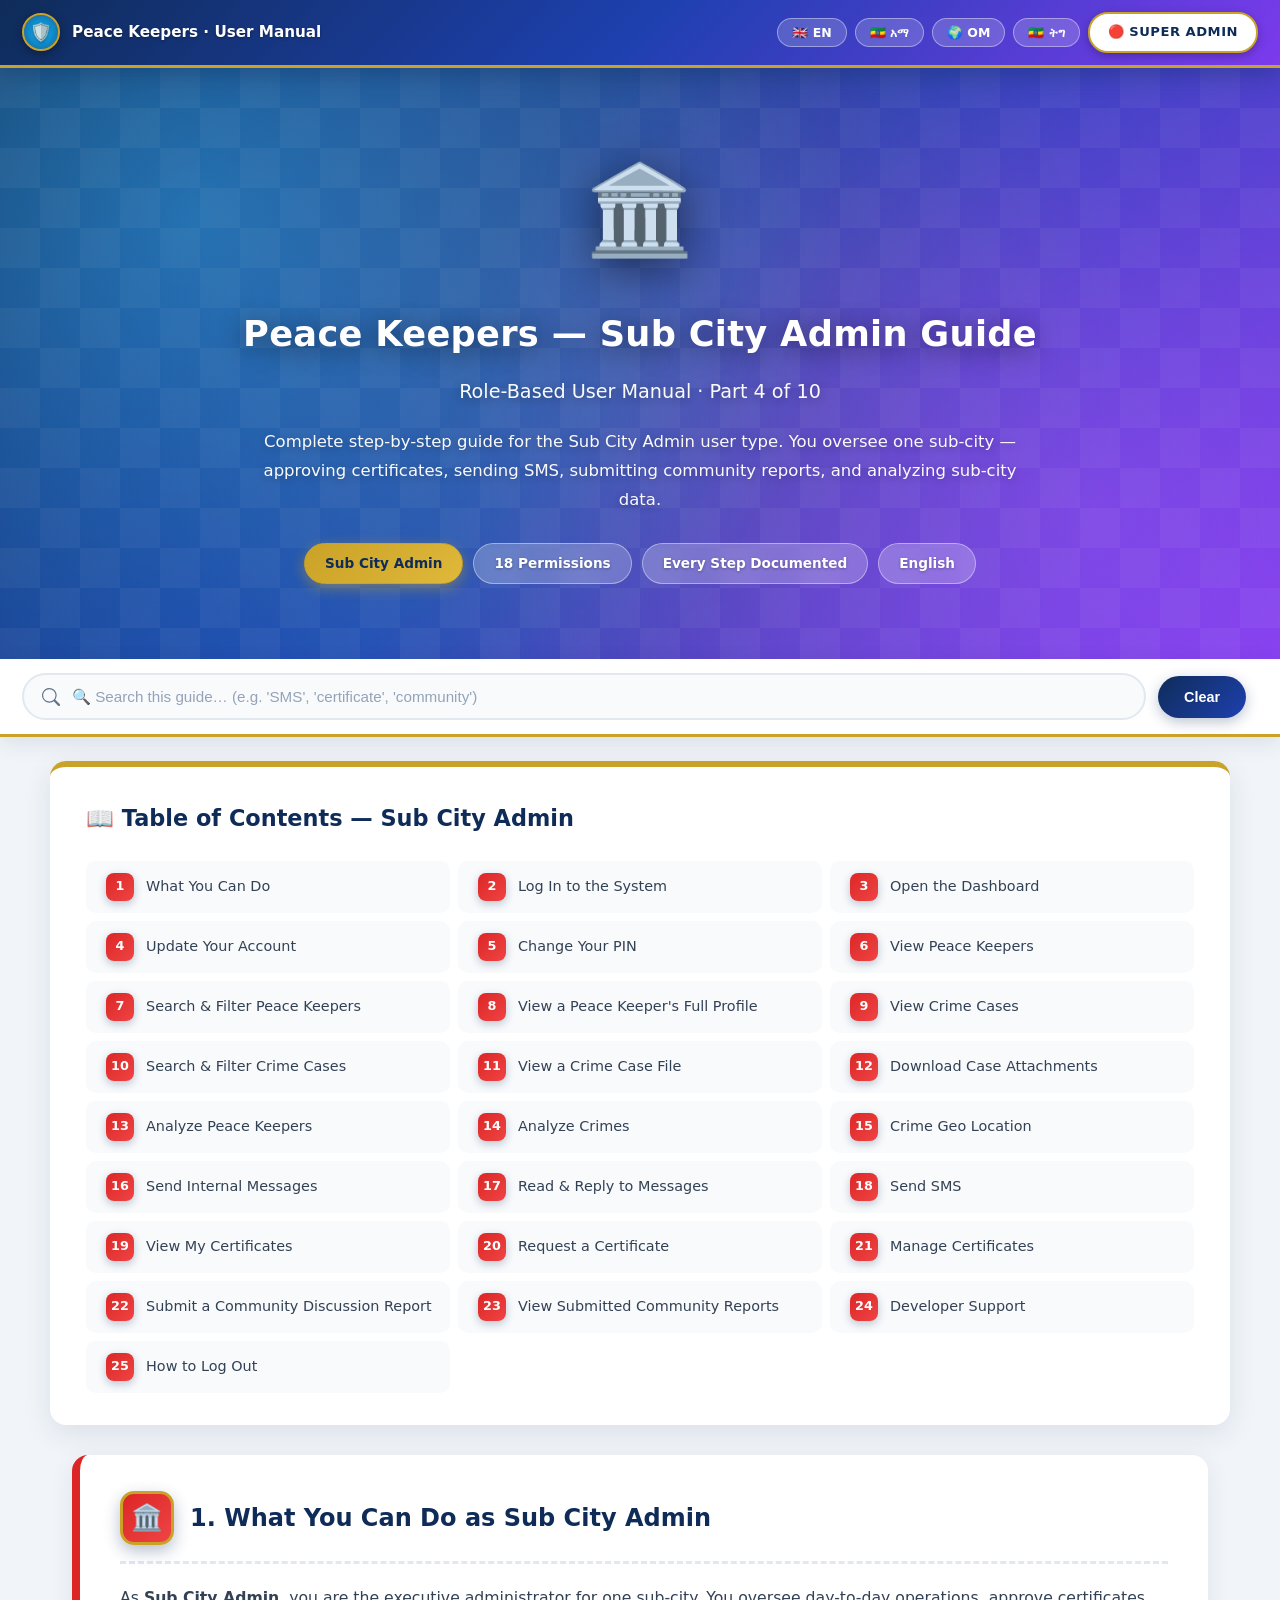
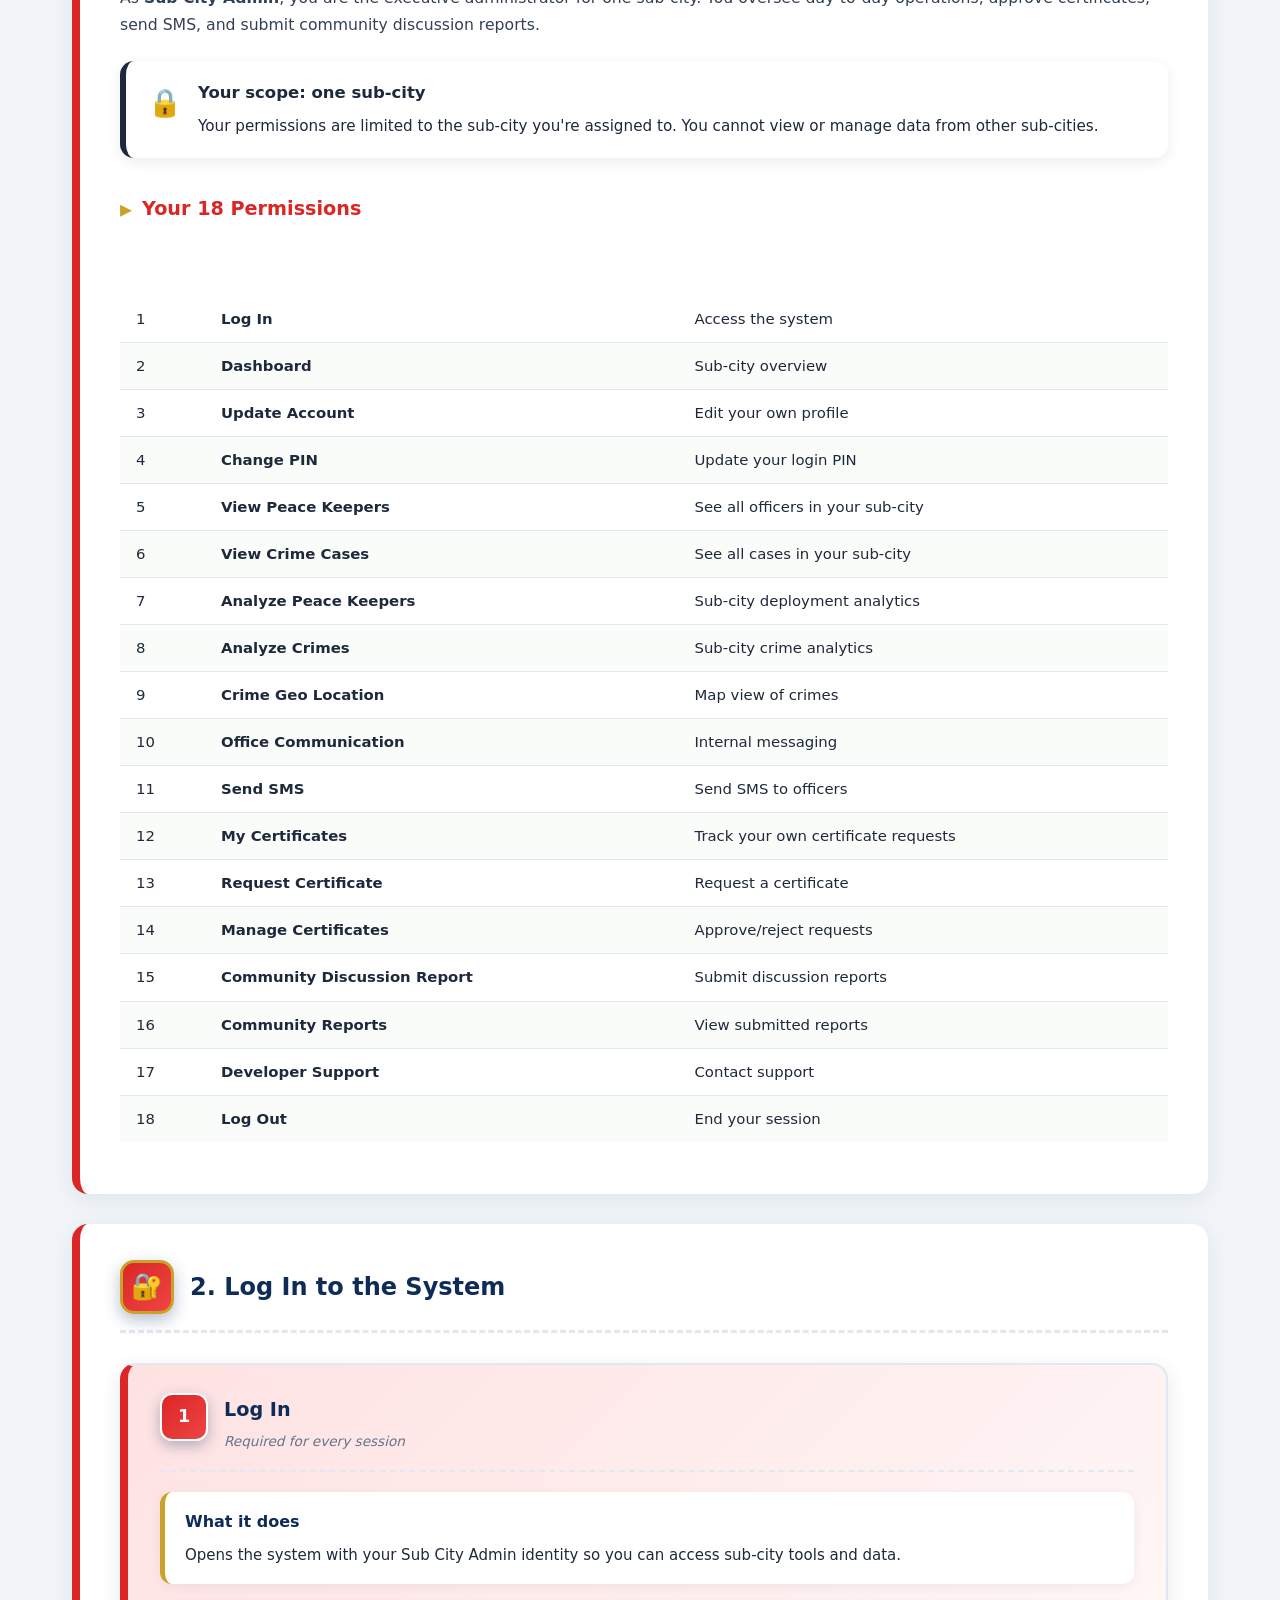
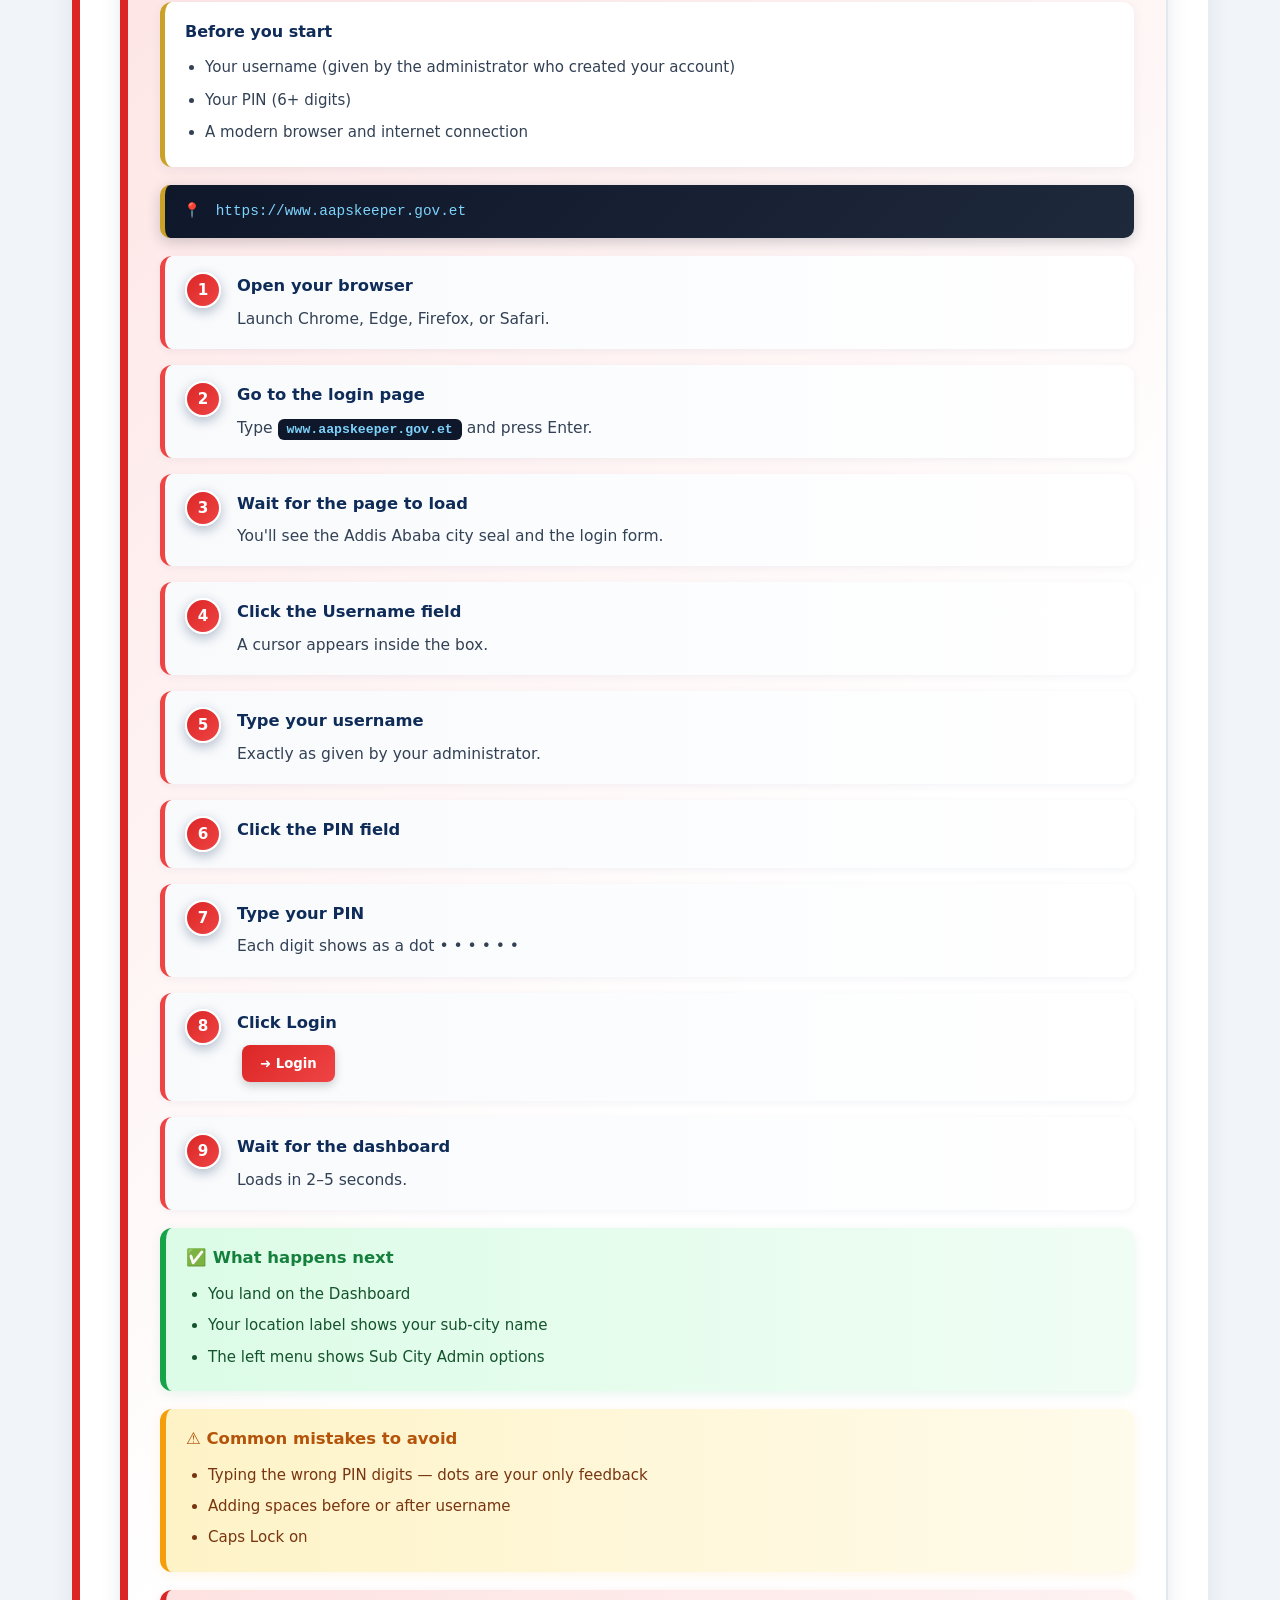
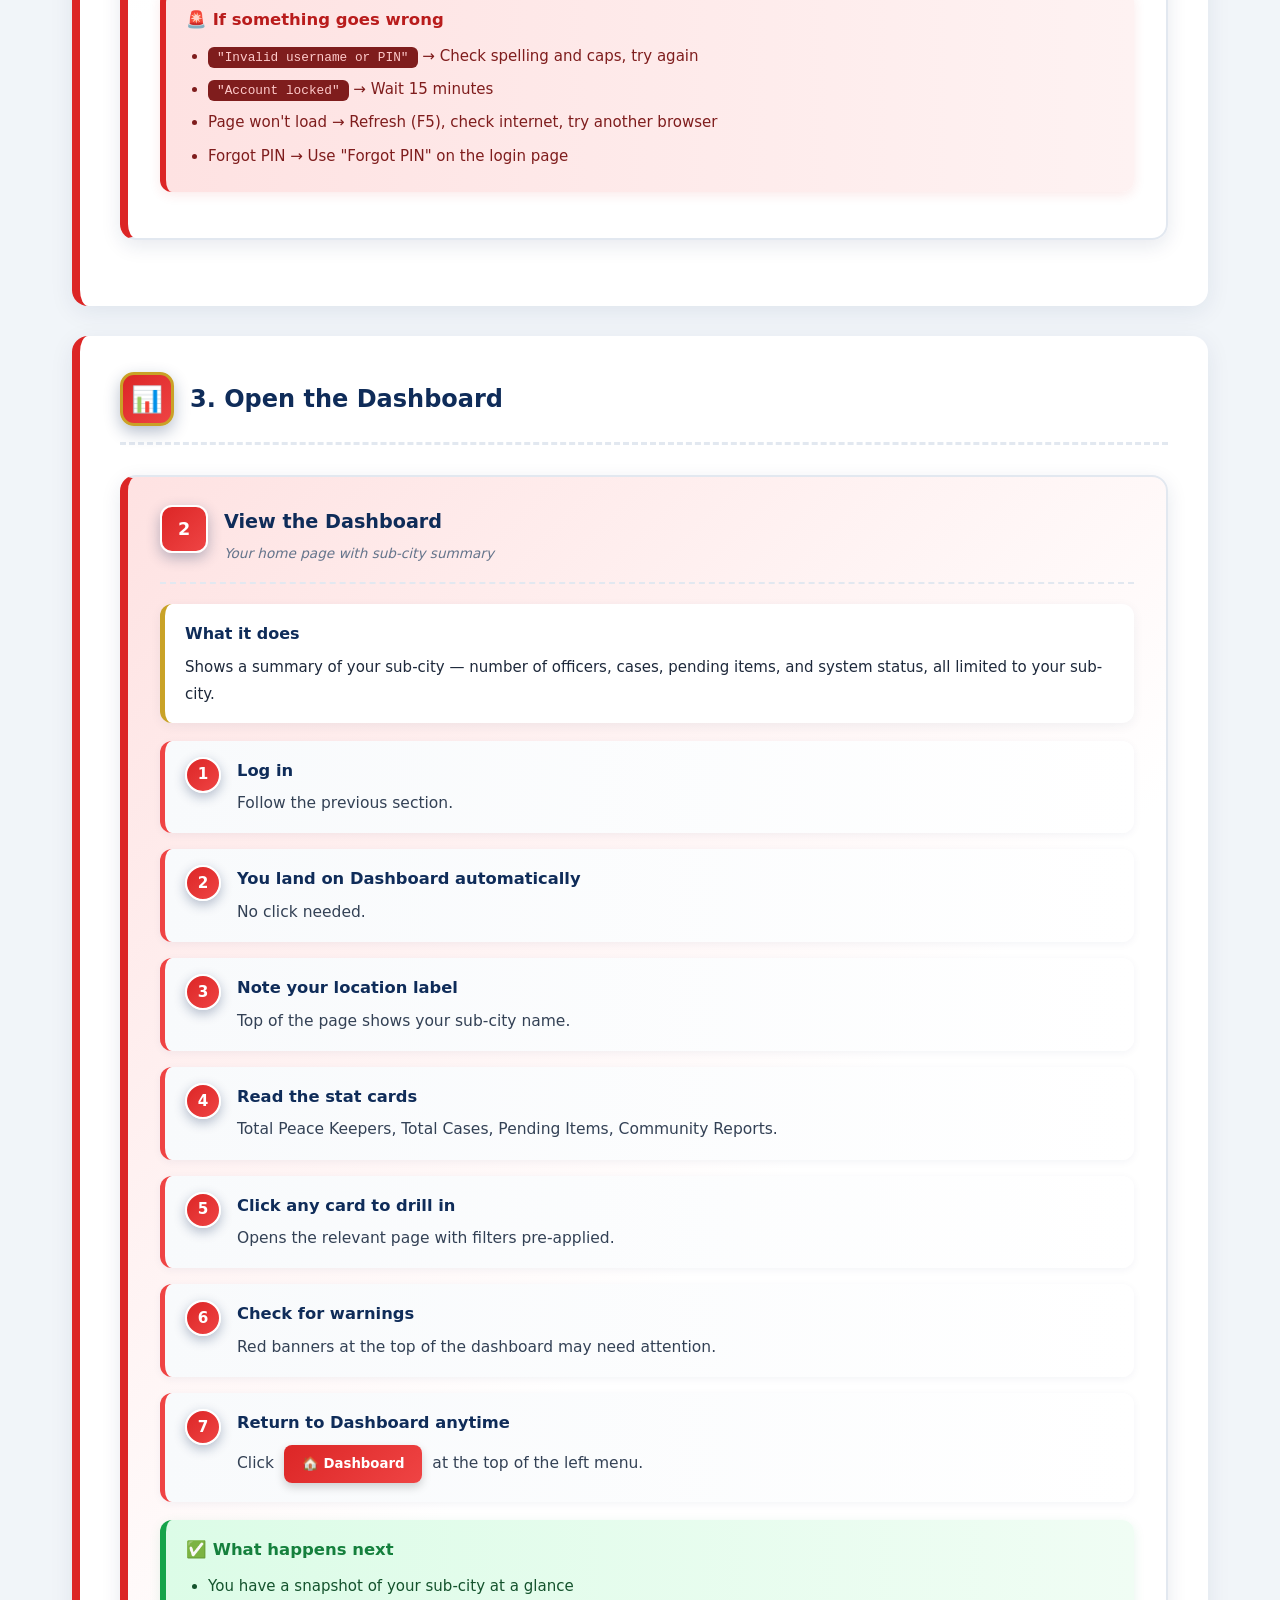
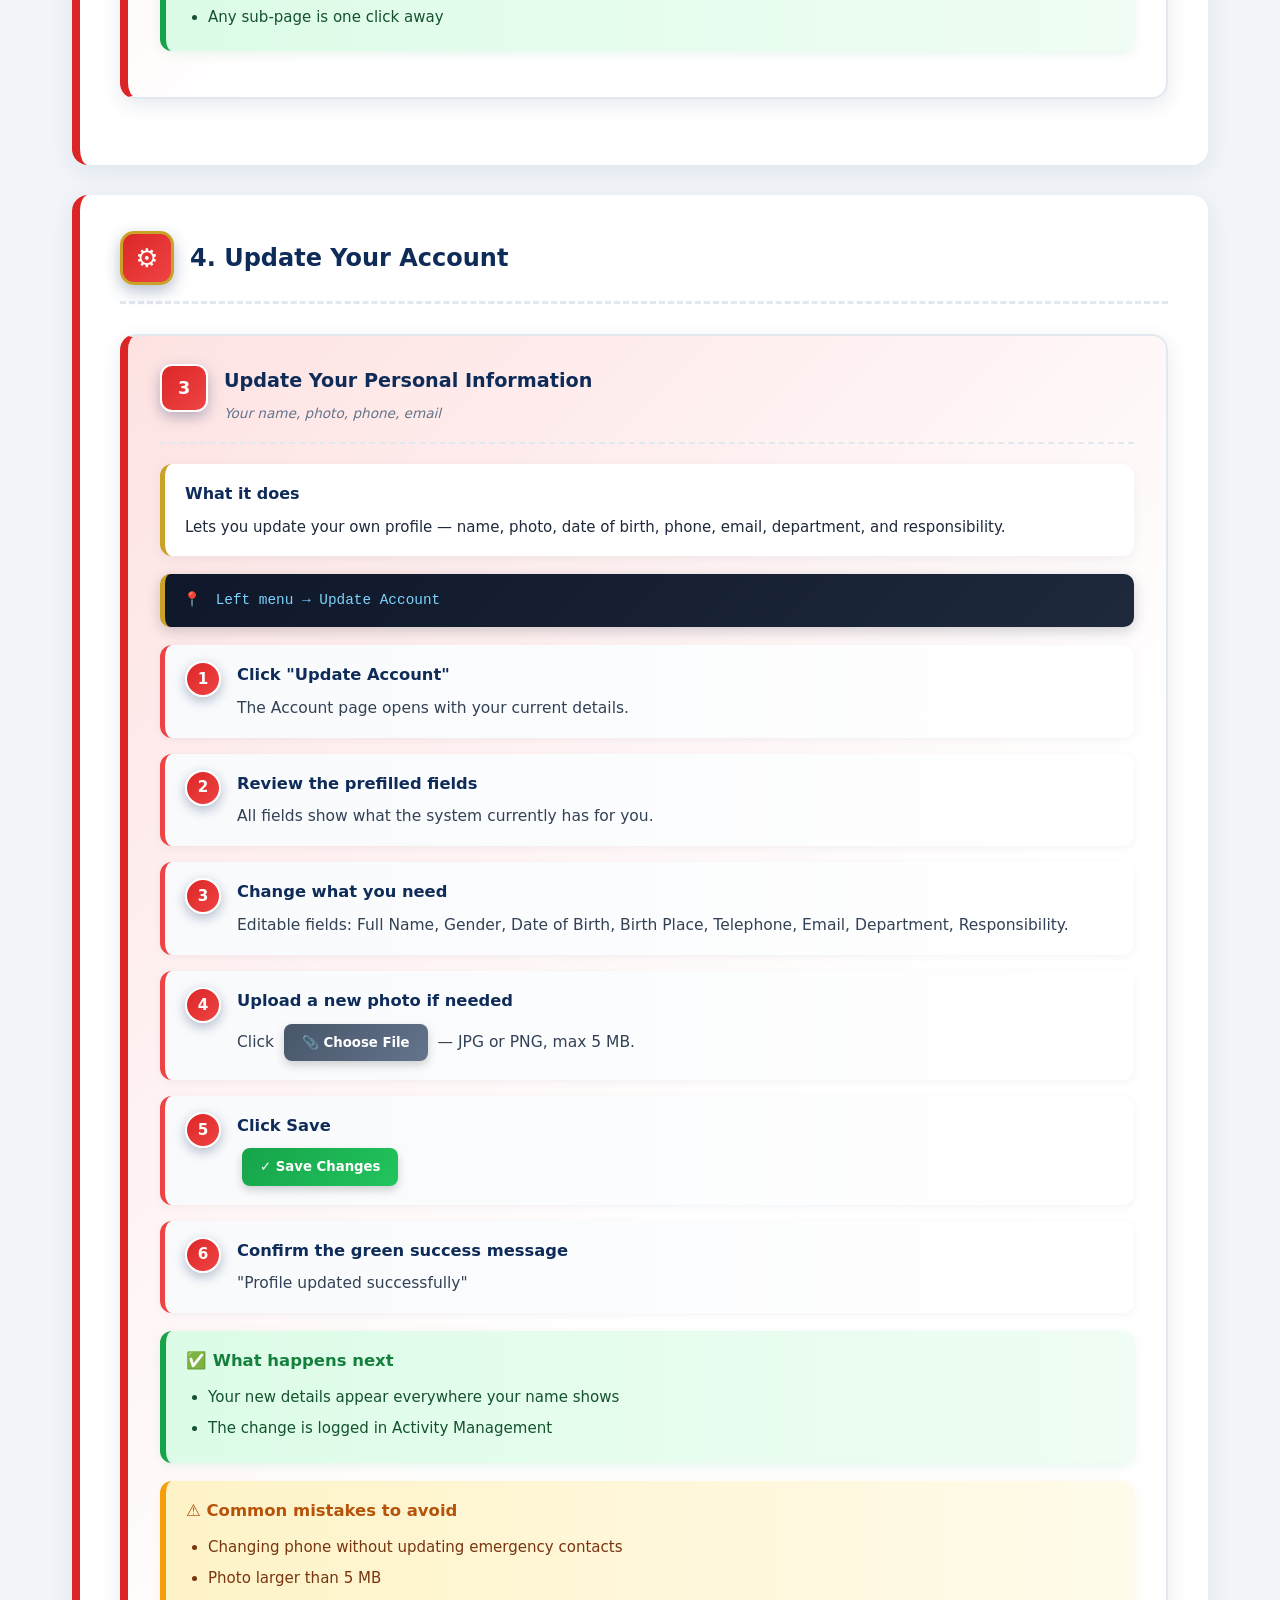
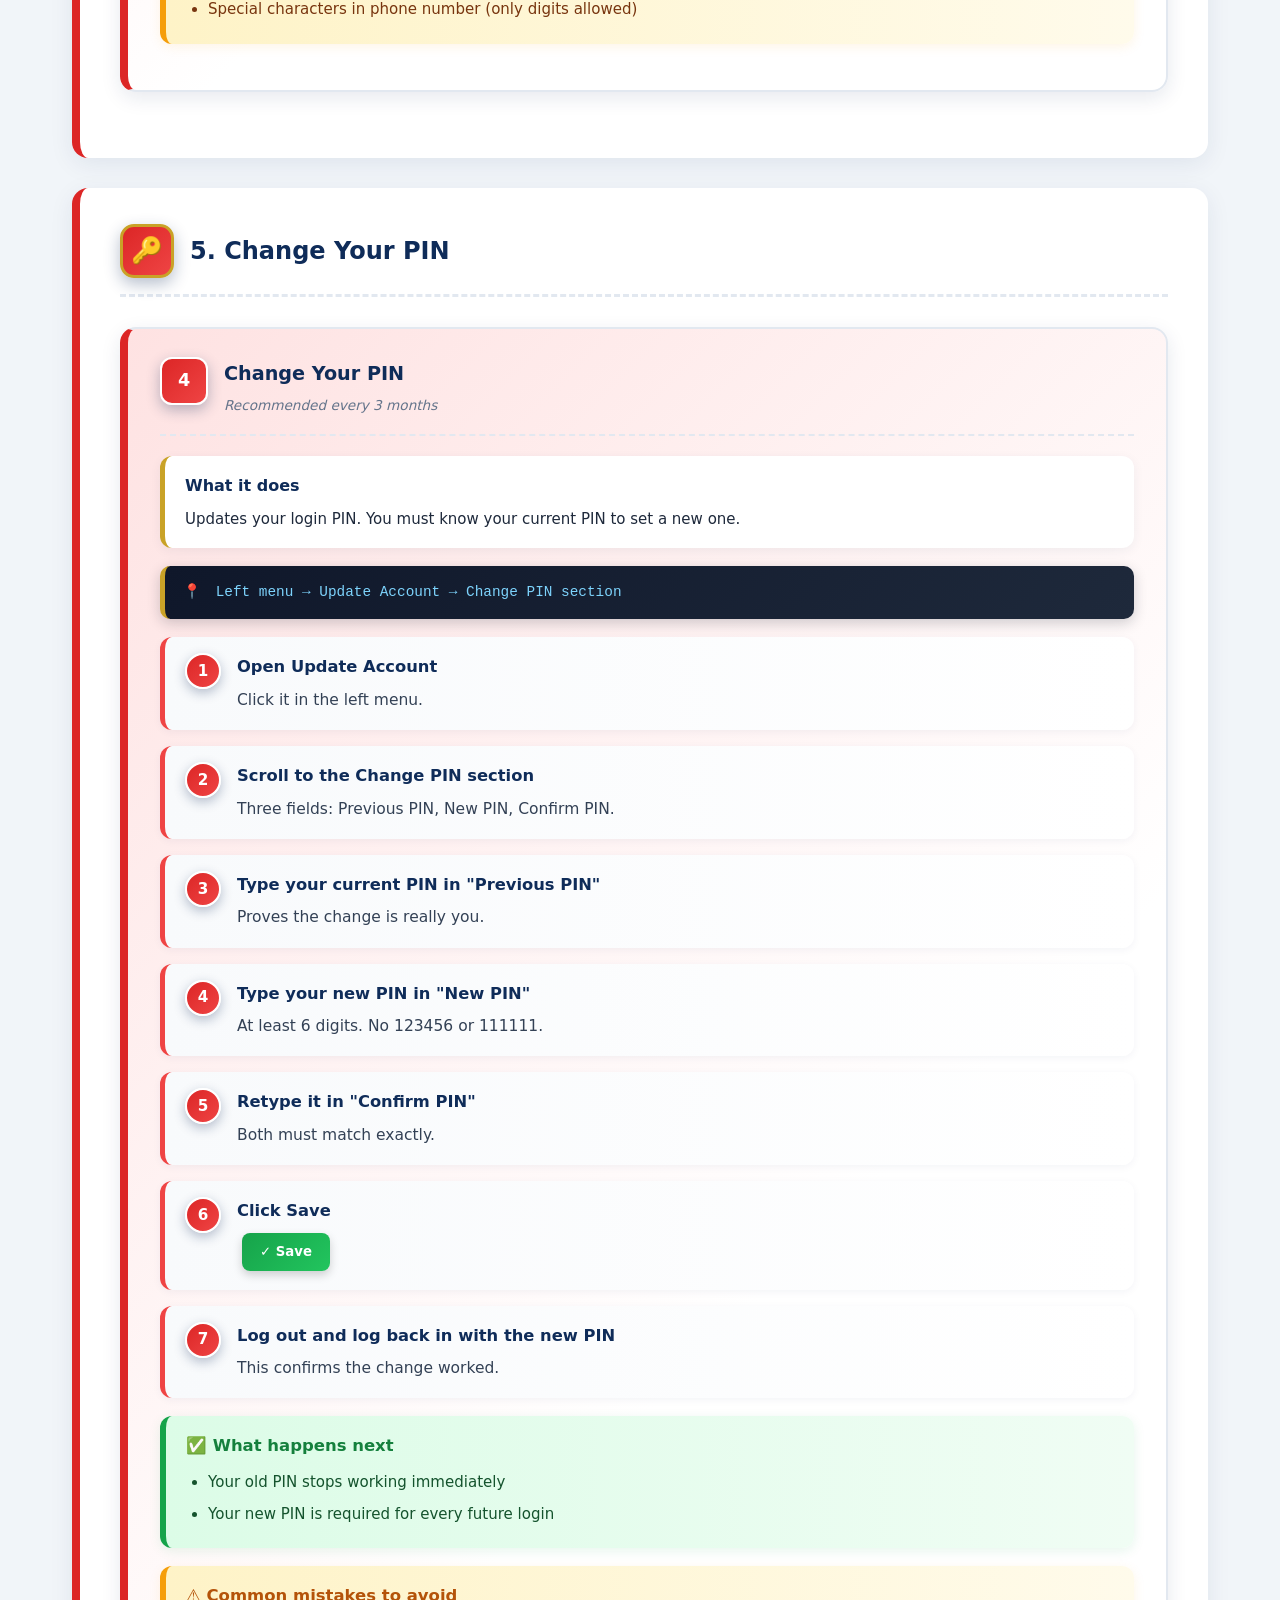
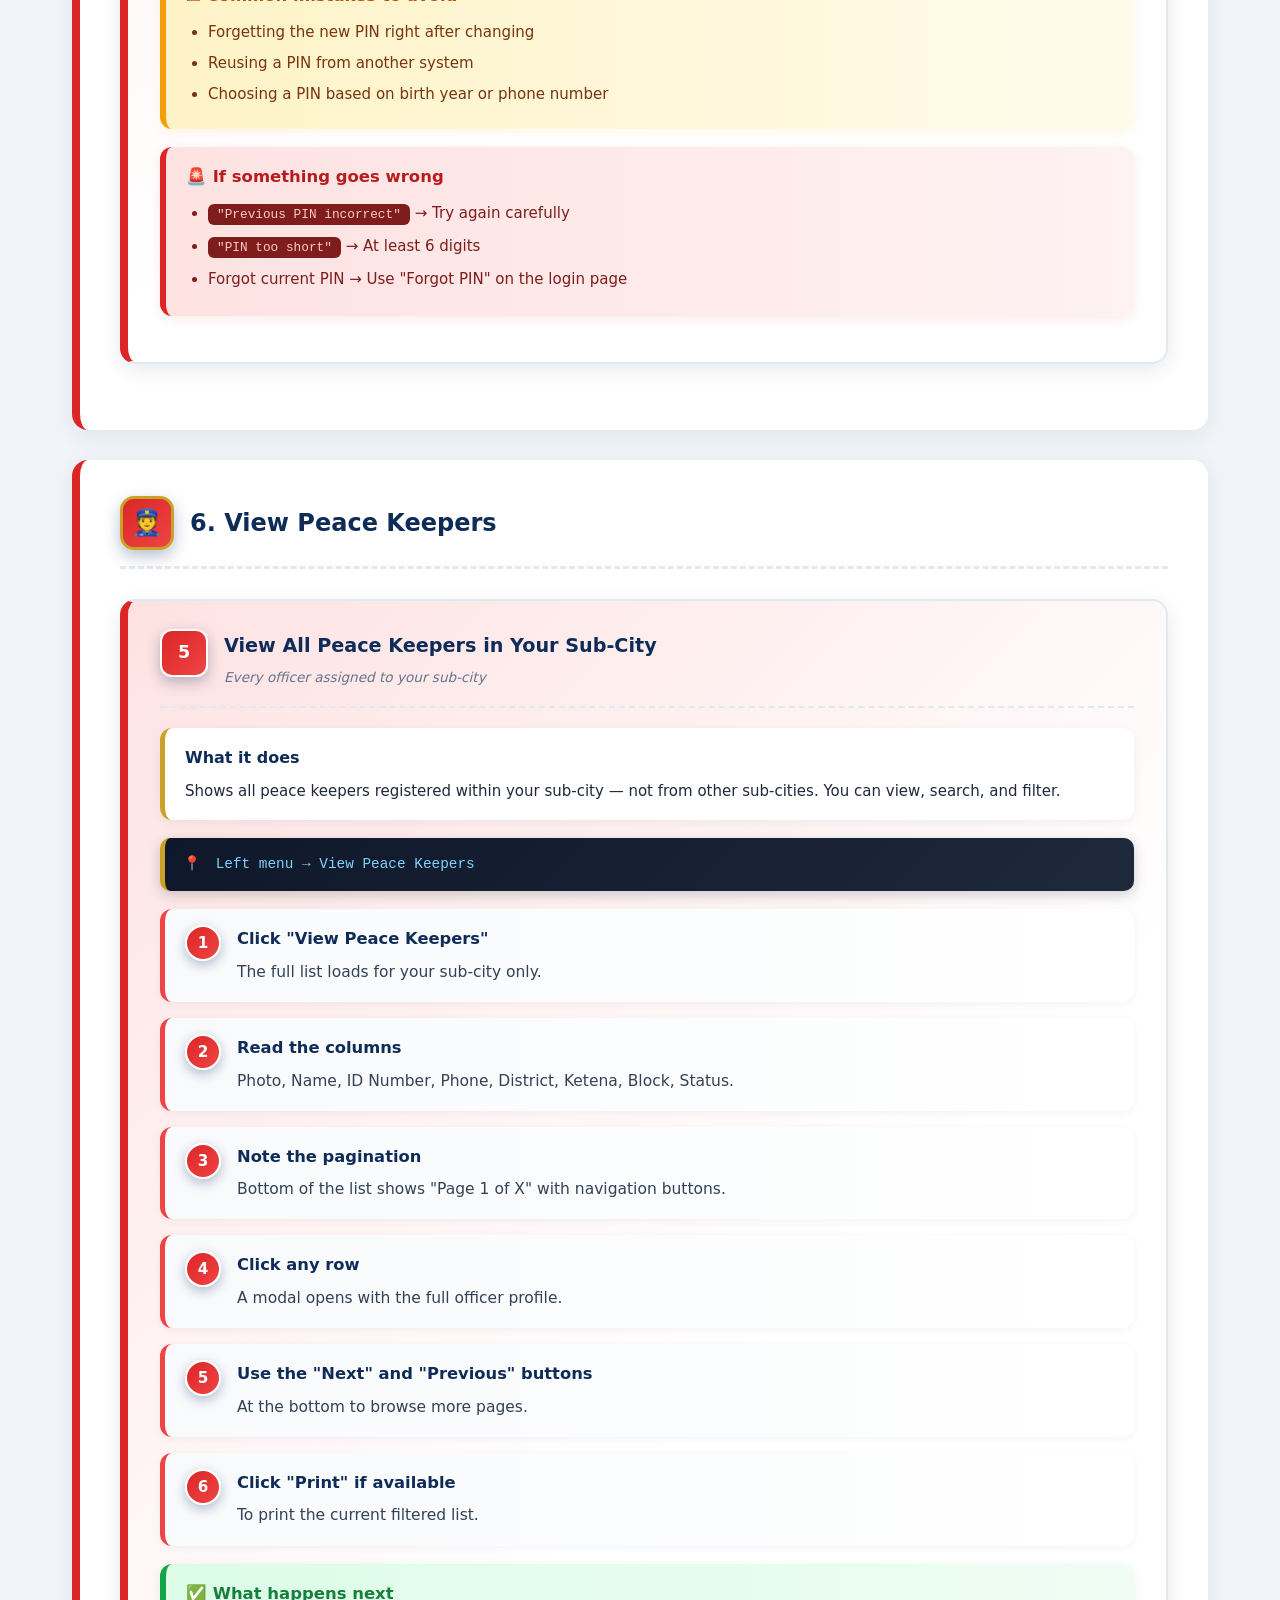
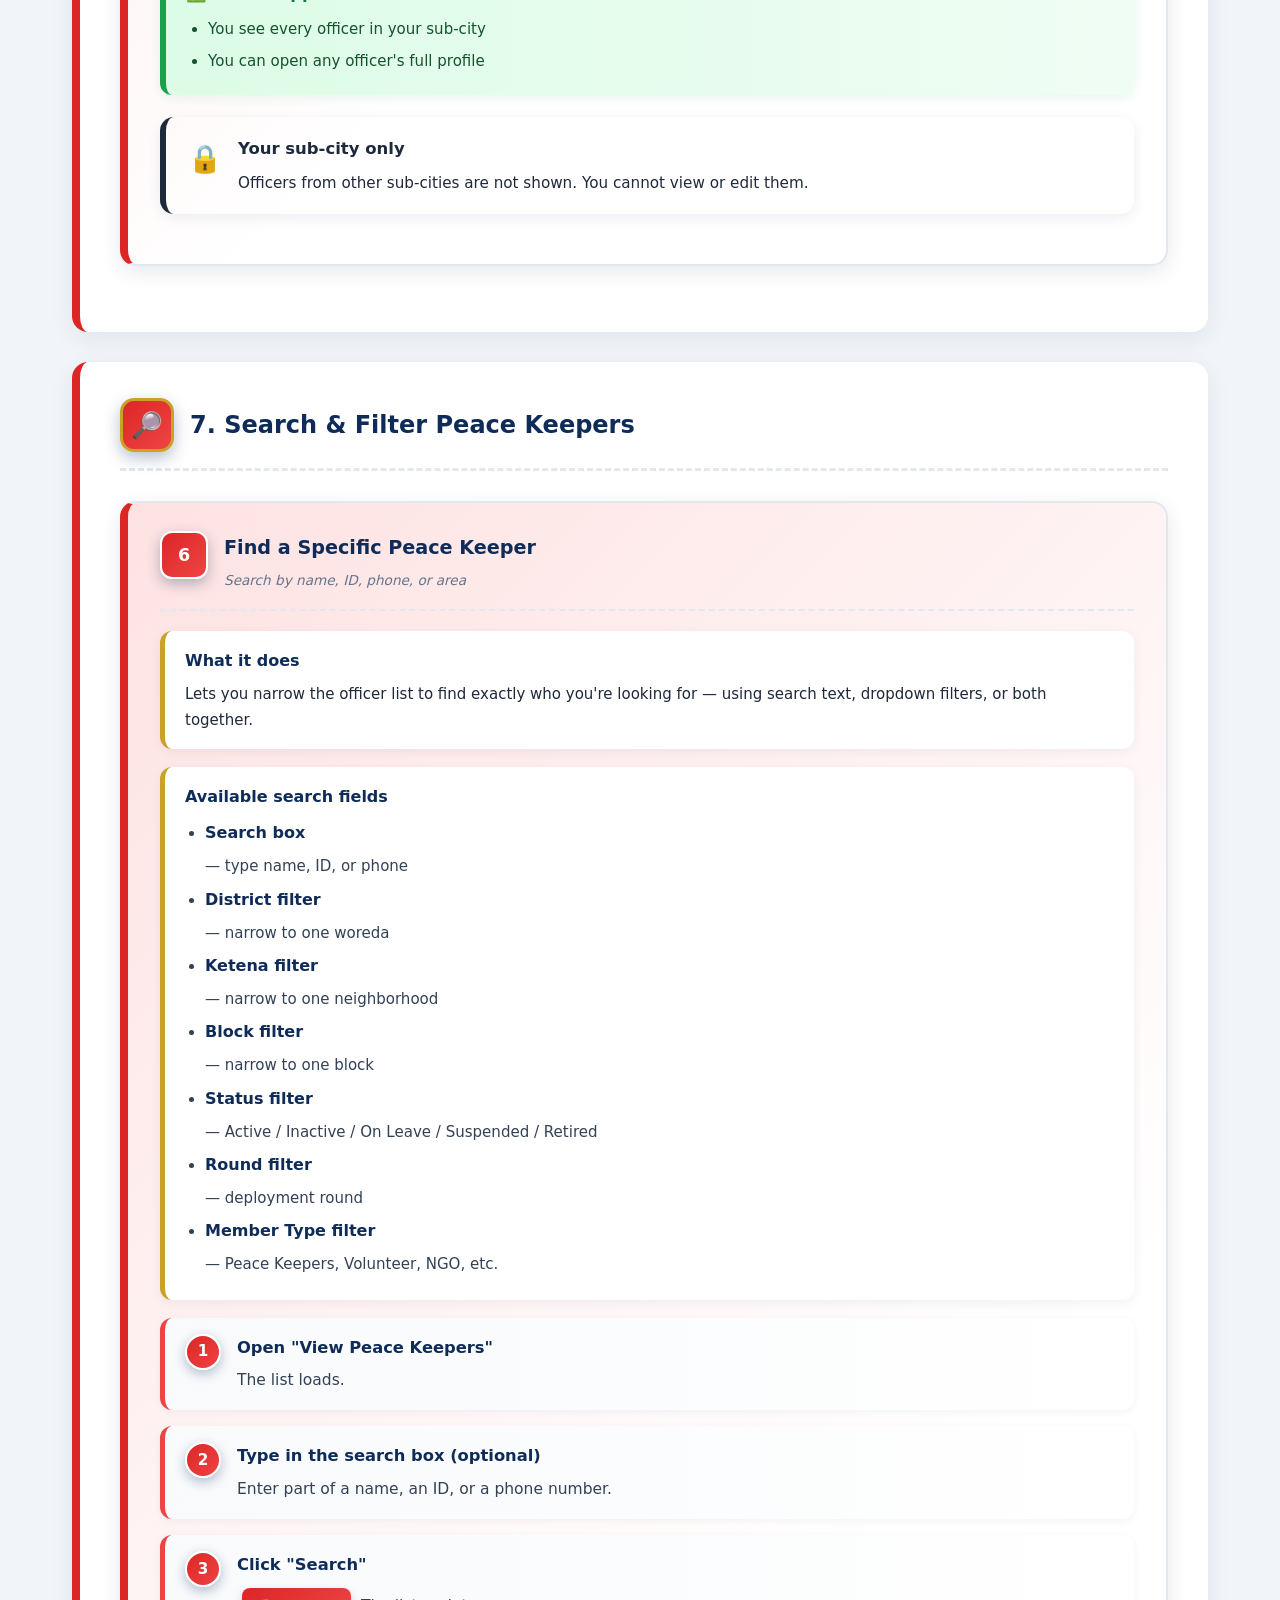
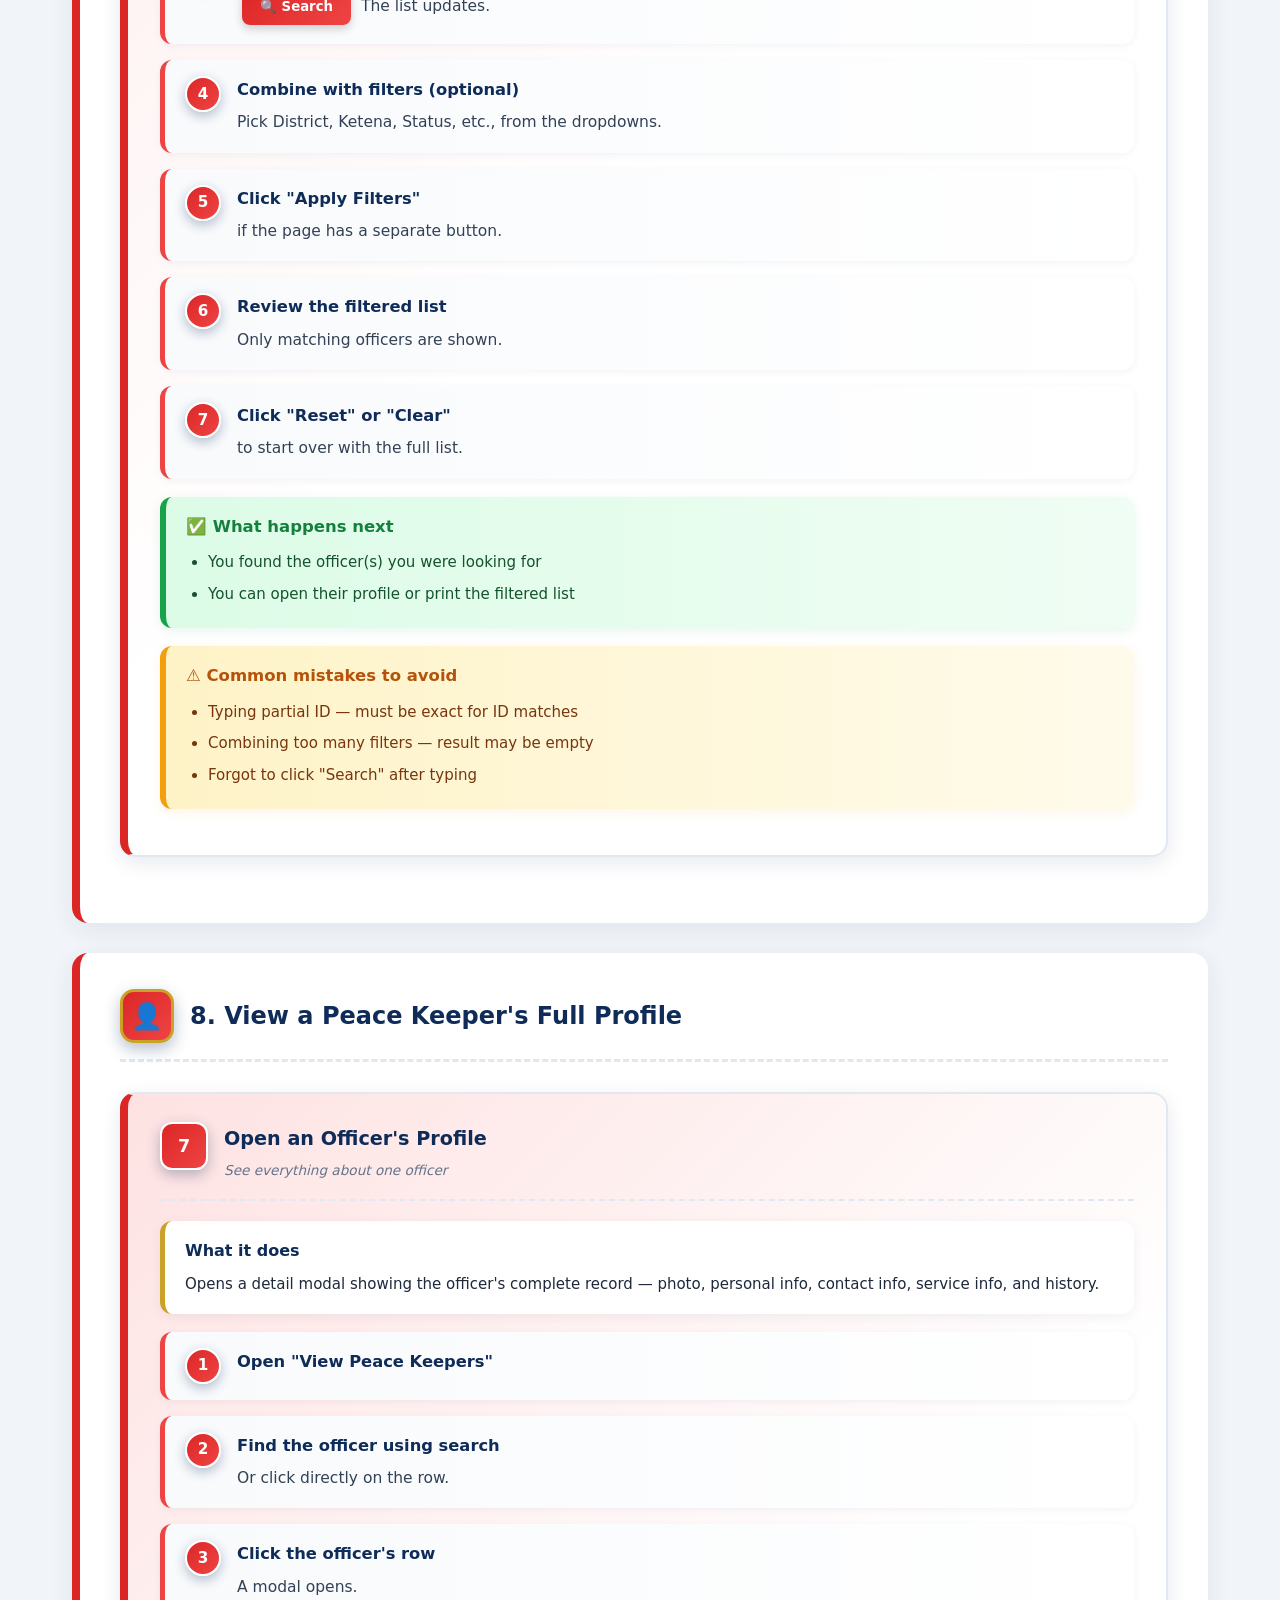
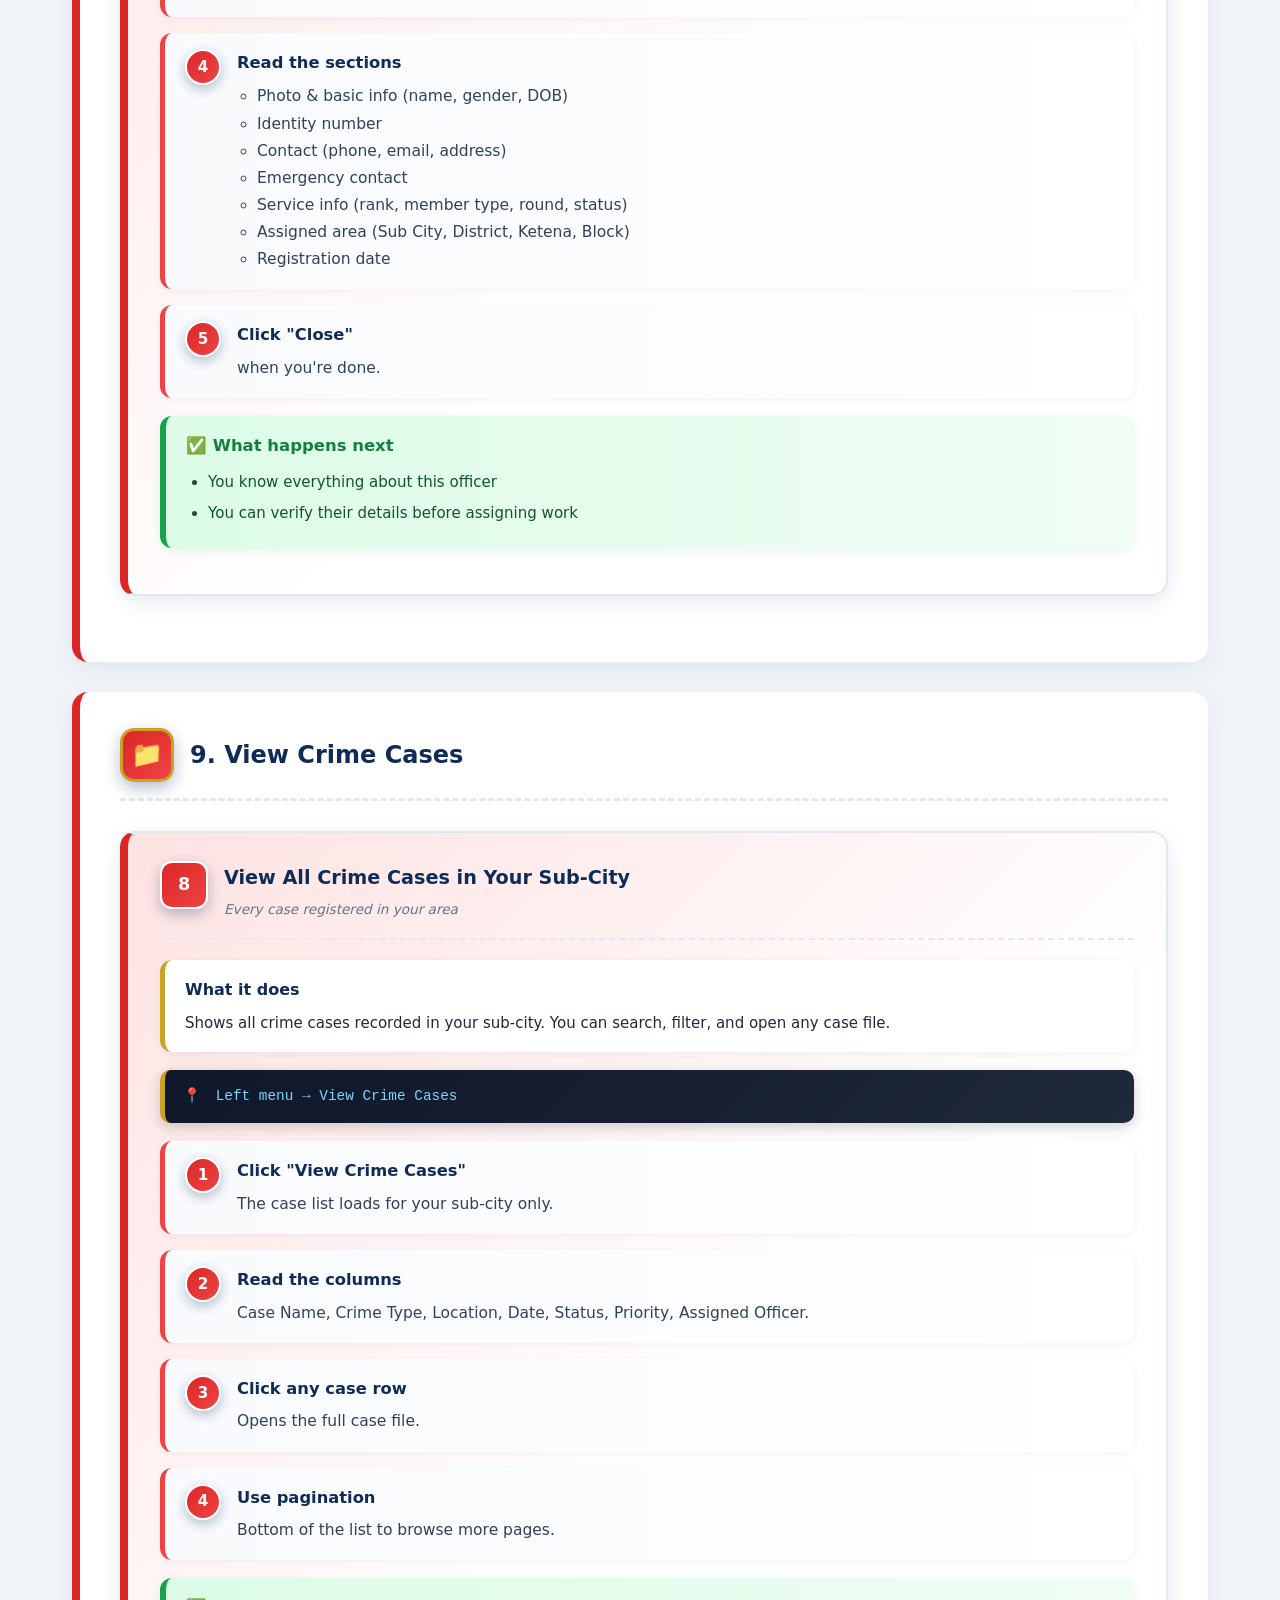
<file: sub-city-admin-guide.html>
<!DOCTYPE html>
<html lang="en">
<head>
<meta charset="UTF-8">
<meta name="viewport" content="width=device-width, initial-scale=1.0">
<title>Peace Keepers — Sub City Admin Guide</title>
<link rel="stylesheet" href="manual-style.css">
<style>
  :root {
    --role: #dc2626;
    --role-2: #ef4444;
    --role-light: #fee2e2;
  }
</style>
</head>
<body>

<div class="top-bar">
  <div class="brand">
    <span class="seal">🛡️</span>
    <span>Peace Keepers · User Manual</span>
  </div>
  <div style="display:flex; gap:8px; align-items:center;">
    <button class="lang-toggle" onclick="translatePage('en')" title="English">🇬🇧 EN</button>
    <button class="lang-toggle" onclick="translatePage('am')" title="አማርኛ">🇪🇹 አማ</button>
    <button class="lang-toggle" onclick="translatePage('om')" title="Afaan Oromoo">🌍 OM</button>
    <button class="lang-toggle" onclick="translatePage('ti')" title="ትግርኛ">🇪🇹 ትግ</button>
    <span class="role-badge">🔴 SUPER ADMIN</span>
  </div>
</div>

<!-- Google Translate hidden container -->
<div id="google_translate_element" style="display:none;"></div>
<script type="text/javascript">
function googleTranslateElementInit() {
  new google.translate.TranslateElement({
    pageLanguage: 'en',
    includedLanguages: 'en,am,om,ti',
    autoDisplay: false
  }, 'google_translate_element');
}
function translatePage(lang) {
  const select = document.querySelector('.goog-te-combo');
  if (select) {
    select.value = lang;
    select.dispatchEvent(new Event('change'));
  }
}
</script>
<script type="text/javascript" src="//translate.google.com/translate_a/element.js?cb=googleTranslateElementInit"></script>

<!-- ============ HERO ============ -->
<header class="hero">
  <span class="seal-big">🏛️</span>
  <h1>Peace Keepers — Sub City Admin Guide</h1>
  <h2>Role-Based User Manual · Part 4 of 10</h2>
  <p class="lead">Complete step-by-step guide for the Sub City Admin user type. You oversee one sub-city — approving certificates, sending SMS, submitting community reports, and analyzing sub-city data.</p>
  <div class="badges">
    <span class="badge gold">Sub City Admin</span>
    <span class="badge">18 Permissions</span>
    <span class="badge">Every Step Documented</span>
    <span class="badge">English</span>
  </div>
</header>

<!-- ============ SEARCH ============ -->
<div class="search-bar">
  <input type="text" id="searchInput" placeholder="🔍 Search this guide… (e.g. 'SMS', 'certificate', 'community')" oninput="searchManual()">
  <button onclick="clearSearch()">Clear</button>
  <span class="search-stats" id="stats"></span>
</div>

<!-- ============ TOC ============ -->
<nav class="toc">
  <h2>📖 Table of Contents — Sub City Admin</h2>
  <ol>
    <li><a href="#about">What You Can Do</a></li>
    <li><a href="#login">Log In to the System</a></li>
    <li><a href="#dashboard">Open the Dashboard</a></li>
    <li><a href="#update-account">Update Your Account</a></li>
    <li><a href="#change-pin">Change Your PIN</a></li>
    <li><a href="#view-pk">View Peace Keepers</a></li>
    <li><a href="#search-pk">Search &amp; Filter Peace Keepers</a></li>
    <li><a href="#view-pk-detail">View a Peace Keeper's Full Profile</a></li>
    <li><a href="#view-crimes">View Crime Cases</a></li>
    <li><a href="#search-crimes">Search &amp; Filter Crime Cases</a></li>
    <li><a href="#view-crime-detail">View a Crime Case File</a></li>
    <li><a href="#download-attach">Download Case Attachments</a></li>
    <li><a href="#analyze-peace">Analyze Peace Keepers</a></li>
    <li><a href="#analyze-crimes">Analyze Crimes</a></li>
    <li><a href="#crime-geo">Crime Geo Location</a></li>
    <li><a href="#office-com">Send Internal Messages</a></li>
    <li><a href="#read-msg">Read &amp; Reply to Messages</a></li>
    <li><a href="#send-sms">Send SMS</a></li>
    <li><a href="#my-cert">View My Certificates</a></li>
    <li><a href="#request-cert">Request a Certificate</a></li>
    <li><a href="#manage-cert">Manage Certificates</a></li>
    <li><a href="#community-submit">Submit a Community Discussion Report</a></li>
    <li><a href="#community-view">View Submitted Community Reports</a></li>
    <li><a href="#dev-support">Developer Support</a></li>
    <li><a href="#logout">How to Log Out</a></li>
  </ol>
</nav>

<main>

<!-- ============ ABOUT ============ -->
<section id="about">
  <h2><span class="icon">🏛️</span>1. What You Can Do as Sub City Admin</h2>

  <p>As <strong>Sub City Admin</strong>, you are the executive administrator for one sub-city. You oversee day-to-day operations, approve certificates, send SMS, and submit community discussion reports.</p>

  <div class="callout teal">
    <span class="co-icon">🔒</span>
    <div>
      <strong>Your scope: one sub-city</strong>
      Your permissions are limited to the sub-city you're assigned to. You cannot view or manage data from other sub-cities.
    </div>
  </div>

  <h3>Your 18 Permissions</h3>
  <table style="width:100%; border-collapse:collapse; margin:16px 0; font-size:.93rem">
    <tr style="background:linear-gradient(135deg,var(--sca),#2dd4bf); color:#fff">
      <th style="padding:12px 16px; text-align:left">#</th>
      <th style="padding:12px 16px; text-align:left">Permission</th>
      <th style="padding:12px 16px; text-align:left">What it does</th>
    </tr>
    <tr><td style="padding:10px 16px; border-bottom:1px solid var(--border)">1</td><td style="padding:10px 16px; border-bottom:1px solid var(--border)"><strong>Log In</strong></td><td style="padding:10px 16px; border-bottom:1px solid var(--border)">Access the system</td></tr>
    <tr style="background:#fafcf9"><td style="padding:10px 16px; border-bottom:1px solid var(--border)">2</td><td style="padding:10px 16px; border-bottom:1px solid var(--border)"><strong>Dashboard</strong></td><td style="padding:10px 16px; border-bottom:1px solid var(--border)">Sub-city overview</td></tr>
    <tr><td style="padding:10px 16px; border-bottom:1px solid var(--border)">3</td><td style="padding:10px 16px; border-bottom:1px solid var(--border)"><strong>Update Account</strong></td><td style="padding:10px 16px; border-bottom:1px solid var(--border)">Edit your own profile</td></tr>
    <tr style="background:#fafcf9"><td style="padding:10px 16px; border-bottom:1px solid var(--border)">4</td><td style="padding:10px 16px; border-bottom:1px solid var(--border)"><strong>Change PIN</strong></td><td style="padding:10px 16px; border-bottom:1px solid var(--border)">Update your login PIN</td></tr>
    <tr><td style="padding:10px 16px; border-bottom:1px solid var(--border)">5</td><td style="padding:10px 16px; border-bottom:1px solid var(--border)"><strong>View Peace Keepers</strong></td><td style="padding:10px 16px; border-bottom:1px solid var(--border)">See all officers in your sub-city</td></tr>
    <tr style="background:#fafcf9"><td style="padding:10px 16px; border-bottom:1px solid var(--border)">6</td><td style="padding:10px 16px; border-bottom:1px solid var(--border)"><strong>View Crime Cases</strong></td><td style="padding:10px 16px; border-bottom:1px solid var(--border)">See all cases in your sub-city</td></tr>
    <tr><td style="padding:10px 16px; border-bottom:1px solid var(--border)">7</td><td style="padding:10px 16px; border-bottom:1px solid var(--border)"><strong>Analyze Peace Keepers</strong></td><td style="padding:10px 16px; border-bottom:1px solid var(--border)">Sub-city deployment analytics</td></tr>
    <tr style="background:#fafcf9"><td style="padding:10px 16px; border-bottom:1px solid var(--border)">8</td><td style="padding:10px 16px; border-bottom:1px solid var(--border)"><strong>Analyze Crimes</strong></td><td style="padding:10px 16px; border-bottom:1px solid var(--border)">Sub-city crime analytics</td></tr>
    <tr><td style="padding:10px 16px; border-bottom:1px solid var(--border)">9</td><td style="padding:10px 16px; border-bottom:1px solid var(--border)"><strong>Crime Geo Location</strong></td><td style="padding:10px 16px; border-bottom:1px solid var(--border)">Map view of crimes</td></tr>
    <tr style="background:#fafcf9"><td style="padding:10px 16px; border-bottom:1px solid var(--border)">10</td><td style="padding:10px 16px; border-bottom:1px solid var(--border)"><strong>Office Communication</strong></td><td style="padding:10px 16px; border-bottom:1px solid var(--border)">Internal messaging</td></tr>
    <tr><td style="padding:10px 16px; border-bottom:1px solid var(--border)">11</td><td style="padding:10px 16px; border-bottom:1px solid var(--border)"><strong>Send SMS</strong></td><td style="padding:10px 16px; border-bottom:1px solid var(--border)">Send SMS to officers</td></tr>
    <tr style="background:#fafcf9"><td style="padding:10px 16px; border-bottom:1px solid var(--border)">12</td><td style="padding:10px 16px; border-bottom:1px solid var(--border)"><strong>My Certificates</strong></td><td style="padding:10px 16px; border-bottom:1px solid var(--border)">Track your own certificate requests</td></tr>
    <tr><td style="padding:10px 16px; border-bottom:1px solid var(--border)">13</td><td style="padding:10px 16px; border-bottom:1px solid var(--border)"><strong>Request Certificate</strong></td><td style="padding:10px 16px; border-bottom:1px solid var(--border)">Request a certificate</td></tr>
    <tr style="background:#fafcf9"><td style="padding:10px 16px; border-bottom:1px solid var(--border)">14</td><td style="padding:10px 16px; border-bottom:1px solid var(--border)"><strong>Manage Certificates</strong></td><td style="padding:10px 16px; border-bottom:1px solid var(--border)">Approve/reject requests</td></tr>
    <tr><td style="padding:10px 16px; border-bottom:1px solid var(--border)">15</td><td style="padding:10px 16px; border-bottom:1px solid var(--border)"><strong>Community Discussion Report</strong></td><td style="padding:10px 16px; border-bottom:1px solid var(--border)">Submit discussion reports</td></tr>
    <tr style="background:#fafcf9"><td style="padding:10px 16px; border-bottom:1px solid var(--border)">16</td><td style="padding:10px 16px; border-bottom:1px solid var(--border)"><strong>Community Reports</strong></td><td style="padding:10px 16px; border-bottom:1px solid var(--border)">View submitted reports</td></tr>
    <tr><td style="padding:10px 16px; border-bottom:1px solid var(--border)">17</td><td style="padding:10px 16px; border-bottom:1px solid var(--border)"><strong>Developer Support</strong></td><td style="padding:10px 16px; border-bottom:1px solid var(--border)">Contact support</td></tr>
    <tr style="background:#fafcf9"><td style="padding:10px 16px">18</td><td style="padding:10px 16px"><strong>Log Out</strong></td><td style="padding:10px 16px">End your session</td></tr>
  </table>
</section>

<!-- ============ 1. LOGIN ============ -->
<section id="login">
  <h2><span class="icon">🔐</span>2. Log In to the System</h2>

  <div class="permission">
    <div class="perm-header">
      <div class="perm-num">1</div>
      <div>
        <div class="perm-title">Log In</div>
        <div class="perm-sub">Required for every session</div>
      </div>
    </div>

    <div class="info-block">
      <strong>What it does</strong>
      Opens the system with your Sub City Admin identity so you can access sub-city tools and data.
    </div>

    <div class="info-block">
      <strong>Before you start</strong>
      <ul>
        <li>Your username (given by the administrator who created your account)</li>
        <li>Your PIN (6+ digits)</li>
        <li>A modern browser and internet connection</li>
      </ul>
    </div>

    <div class="menu-path">https://www.aapskeeper.gov.et</div>

    <ol class="steps">
      <li><span class="step-badge">1</span><div class="step-text"><strong>Open your browser</strong>Launch Chrome, Edge, Firefox, or Safari.</div></li>
      <li><span class="step-badge">2</span><div class="step-text"><strong>Go to the login page</strong>Type <code>www.aapskeeper.gov.et</code> and press Enter.</div></li>
      <li><span class="step-badge">3</span><div class="step-text"><strong>Wait for the page to load</strong>You'll see the Addis Ababa city seal and the login form.</div></li>
      <li><span class="step-badge">4</span><div class="step-text"><strong>Click the Username field</strong>A cursor appears inside the box.</div></li>
      <li><span class="step-badge">5</span><div class="step-text"><strong>Type your username</strong>Exactly as given by your administrator.</div></li>
      <li><span class="step-badge">6</span><div class="step-text"><strong>Click the PIN field</strong></div></li>
      <li><span class="step-badge">7</span><div class="step-text"><strong>Type your PIN</strong>Each digit shows as a dot • • • • • •</div></li>
      <li><span class="step-badge">8</span><div class="step-text"><strong>Click Login</strong><span class="btn-mock primary">➜ Login</span></div></li>
      <li><span class="step-badge">9</span><div class="step-text"><strong>Wait for the dashboard</strong>Loads in 2–5 seconds.</div></li>
    </ol>

    <div class="outcome">
      <strong>✅ What happens next</strong>
      <ul>
        <li>You land on the Dashboard</li>
        <li>Your location label shows your sub-city name</li>
        <li>The left menu shows Sub City Admin options</li>
      </ul>
    </div>

    <div class="mistakes">
      <strong>⚠️ Common mistakes to avoid</strong>
      <ul>
        <li>Typing the wrong PIN digits — dots are your only feedback</li>
        <li>Adding spaces before or after username</li>
        <li>Caps Lock on</li>
      </ul>
    </div>

    <div class="troubleshoot">
      <strong>🚨 If something goes wrong</strong>
      <ul>
        <li><code>"Invalid username or PIN"</code> → Check spelling and caps, try again</li>
        <li><code>"Account locked"</code> → Wait 15 minutes</li>
        <li>Page won't load → Refresh (F5), check internet, try another browser</li>
        <li>Forgot PIN → Use "Forgot PIN" on the login page</li>
      </ul>
    </div>
  </div>
</section>

<!-- ============ 2. DASHBOARD ============ -->
<section id="dashboard">
  <h2><span class="icon">📊</span>3. Open the Dashboard</h2>

  <div class="permission">
    <div class="perm-header">
      <div class="perm-num">2</div>
      <div>
        <div class="perm-title">View the Dashboard</div>
        <div class="perm-sub">Your home page with sub-city summary</div>
      </div>
    </div>

    <div class="info-block">
      <strong>What it does</strong>
      Shows a summary of your sub-city — number of officers, cases, pending items, and system status, all limited to your sub-city.
    </div>

    <ol class="steps">
      <li><span class="step-badge">1</span><div class="step-text"><strong>Log in</strong>Follow the previous section.</div></li>
      <li><span class="step-badge">2</span><div class="step-text"><strong>You land on Dashboard automatically</strong>No click needed.</div></li>
      <li><span class="step-badge">3</span><div class="step-text"><strong>Note your location label</strong>Top of the page shows your sub-city name.</div></li>
      <li><span class="step-badge">4</span><div class="step-text"><strong>Read the stat cards</strong>Total Peace Keepers, Total Cases, Pending Items, Community Reports.</div></li>
      <li><span class="step-badge">5</span><div class="step-text"><strong>Click any card to drill in</strong>Opens the relevant page with filters pre-applied.</div></li>
      <li><span class="step-badge">6</span><div class="step-text"><strong>Check for warnings</strong>Red banners at the top of the dashboard may need attention.</div></li>
      <li><span class="step-badge">7</span><div class="step-text"><strong>Return to Dashboard anytime</strong>Click <span class="btn-mock primary">🏠 Dashboard</span> at the top of the left menu.</div></li>
    </ol>

    <div class="outcome">
      <strong>✅ What happens next</strong>
      <ul>
        <li>You have a snapshot of your sub-city at a glance</li>
        <li>Any sub-page is one click away</li>
      </ul>
    </div>
  </div>
</section>

<!-- ============ 3. UPDATE ACCOUNT ============ -->
<section id="update-account">
  <h2><span class="icon">⚙️</span>4. Update Your Account</h2>

  <div class="permission">
    <div class="perm-header">
      <div class="perm-num">3</div>
      <div>
        <div class="perm-title">Update Your Personal Information</div>
        <div class="perm-sub">Your name, photo, phone, email</div>
      </div>
    </div>

    <div class="info-block">
      <strong>What it does</strong>
      Lets you update your own profile — name, photo, date of birth, phone, email, department, and responsibility.
    </div>

    <div class="menu-path">Left menu → Update Account</div>

    <ol class="steps">
      <li><span class="step-badge">1</span><div class="step-text"><strong>Click "Update Account"</strong>The Account page opens with your current details.</div></li>
      <li><span class="step-badge">2</span><div class="step-text"><strong>Review the prefilled fields</strong>All fields show what the system currently has for you.</div></li>
      <li><span class="step-badge">3</span><div class="step-text"><strong>Change what you need</strong>Editable fields: Full Name, Gender, Date of Birth, Birth Place, Telephone, Email, Department, Responsibility.</div></li>
      <li><span class="step-badge">4</span><div class="step-text"><strong>Upload a new photo if needed</strong>Click <span class="btn-mock gray">📎 Choose File</span> — JPG or PNG, max 5 MB.</div></li>
      <li><span class="step-badge">5</span><div class="step-text"><strong>Click Save</strong><span class="btn-mock success">✓ Save Changes</span></div></li>
      <li><span class="step-badge">6</span><div class="step-text"><strong>Confirm the green success message</strong>"Profile updated successfully"</div></li>
    </ol>

    <div class="outcome">
      <strong>✅ What happens next</strong>
      <ul>
        <li>Your new details appear everywhere your name shows</li>
        <li>The change is logged in Activity Management</li>
      </ul>
    </div>

    <div class="mistakes">
      <strong>⚠️ Common mistakes to avoid</strong>
      <ul>
        <li>Changing phone without updating emergency contacts</li>
        <li>Photo larger than 5 MB</li>
        <li>Special characters in phone number (only digits allowed)</li>
      </ul>
    </div>
  </div>
</section>

<!-- ============ 4. CHANGE PIN ============ -->
<section id="change-pin">
  <h2><span class="icon">🔑</span>5. Change Your PIN</h2>

  <div class="permission">
    <div class="perm-header">
      <div class="perm-num">4</div>
      <div>
        <div class="perm-title">Change Your PIN</div>
        <div class="perm-sub">Recommended every 3 months</div>
      </div>
    </div>

    <div class="info-block">
      <strong>What it does</strong>
      Updates your login PIN. You must know your current PIN to set a new one.
    </div>

    <div class="menu-path">Left menu → Update Account → Change PIN section</div>

    <ol class="steps">
      <li><span class="step-badge">1</span><div class="step-text"><strong>Open Update Account</strong>Click it in the left menu.</div></li>
      <li><span class="step-badge">2</span><div class="step-text"><strong>Scroll to the Change PIN section</strong>Three fields: Previous PIN, New PIN, Confirm PIN.</div></li>
      <li><span class="step-badge">3</span><div class="step-text"><strong>Type your current PIN in "Previous PIN"</strong>Proves the change is really you.</div></li>
      <li><span class="step-badge">4</span><div class="step-text"><strong>Type your new PIN in "New PIN"</strong>At least 6 digits. No 123456 or 111111.</div></li>
      <li><span class="step-badge">5</span><div class="step-text"><strong>Retype it in "Confirm PIN"</strong>Both must match exactly.</div></li>
      <li><span class="step-badge">6</span><div class="step-text"><strong>Click Save</strong><span class="btn-mock success">✓ Save</span></div></li>
      <li><span class="step-badge">7</span><div class="step-text"><strong>Log out and log back in with the new PIN</strong>This confirms the change worked.</div></li>
    </ol>

    <div class="outcome">
      <strong>✅ What happens next</strong>
      <ul>
        <li>Your old PIN stops working immediately</li>
        <li>Your new PIN is required for every future login</li>
      </ul>
    </div>

    <div class="mistakes">
      <strong>⚠️ Common mistakes to avoid</strong>
      <ul>
        <li>Forgetting the new PIN right after changing</li>
        <li>Reusing a PIN from another system</li>
        <li>Choosing a PIN based on birth year or phone number</li>
      </ul>
    </div>

    <div class="troubleshoot">
      <strong>🚨 If something goes wrong</strong>
      <ul>
        <li><code>"Previous PIN incorrect"</code> → Try again carefully</li>
        <li><code>"PIN too short"</code> → At least 6 digits</li>
        <li>Forgot current PIN → Use "Forgot PIN" on the login page</li>
      </ul>
    </div>
  </div>
</section>

<!-- ============ 5. VIEW PEACE KEEPERS ============ -->
<section id="view-pk">
  <h2><span class="icon">👮</span>6. View Peace Keepers</h2>

  <div class="permission">
    <div class="perm-header">
      <div class="perm-num">5</div>
      <div>
        <div class="perm-title">View All Peace Keepers in Your Sub-City</div>
        <div class="perm-sub">Every officer assigned to your sub-city</div>
      </div>
    </div>

    <div class="info-block">
      <strong>What it does</strong>
      Shows all peace keepers registered within your sub-city — not from other sub-cities. You can view, search, and filter.
    </div>

    <div class="menu-path">Left menu → View Peace Keepers</div>

    <ol class="steps">
      <li><span class="step-badge">1</span><div class="step-text"><strong>Click "View Peace Keepers"</strong>The full list loads for your sub-city only.</div></li>
      <li><span class="step-badge">2</span><div class="step-text"><strong>Read the columns</strong>Photo, Name, ID Number, Phone, District, Ketena, Block, Status.</div></li>
      <li><span class="step-badge">3</span><div class="step-text"><strong>Note the pagination</strong>Bottom of the list shows "Page 1 of X" with navigation buttons.</div></li>
      <li><span class="step-badge">4</span><div class="step-text"><strong>Click any row</strong>A modal opens with the full officer profile.</div></li>
      <li><span class="step-badge">5</span><div class="step-text"><strong>Use the "Next" and "Previous" buttons</strong>At the bottom to browse more pages.</div></li>
      <li><span class="step-badge">6</span><div class="step-text"><strong>Click "Print" if available</strong>To print the current filtered list.</div></li>
    </ol>

    <div class="outcome">
      <strong>✅ What happens next</strong>
      <ul>
        <li>You see every officer in your sub-city</li>
        <li>You can open any officer's full profile</li>
      </ul>
    </div>

    <div class="callout teal">
      <span class="co-icon">🔒</span>
      <div>
        <strong>Your sub-city only</strong>
        Officers from other sub-cities are not shown. You cannot view or edit them.
      </div>
    </div>
  </div>
</section>

<!-- ============ 6. SEARCH PK ============ -->
<section id="search-pk">
  <h2><span class="icon">🔎</span>7. Search &amp; Filter Peace Keepers</h2>

  <div class="permission">
    <div class="perm-header">
      <div class="perm-num">6</div>
      <div>
        <div class="perm-title">Find a Specific Peace Keeper</div>
        <div class="perm-sub">Search by name, ID, phone, or area</div>
      </div>
    </div>

    <div class="info-block">
      <strong>What it does</strong>
      Lets you narrow the officer list to find exactly who you're looking for — using search text, dropdown filters, or both together.
    </div>

    <div class="info-block">
      <strong>Available search fields</strong>
      <ul>
        <li><strong>Search box</strong> — type name, ID, or phone</li>
        <li><strong>District filter</strong> — narrow to one woreda</li>
        <li><strong>Ketena filter</strong> — narrow to one neighborhood</li>
        <li><strong>Block filter</strong> — narrow to one block</li>
        <li><strong>Status filter</strong> — Active / Inactive / On Leave / Suspended / Retired</li>
        <li><strong>Round filter</strong> — deployment round</li>
        <li><strong>Member Type filter</strong> — Peace Keepers, Volunteer, NGO, etc.</li>
      </ul>
    </div>

    <ol class="steps">
      <li><span class="step-badge">1</span><div class="step-text"><strong>Open "View Peace Keepers"</strong>The list loads.</div></li>
      <li><span class="step-badge">2</span><div class="step-text"><strong>Type in the search box (optional)</strong>Enter part of a name, an ID, or a phone number.</div></li>
      <li><span class="step-badge">3</span><div class="step-text"><strong>Click "Search"</strong><span class="btn-mock primary">🔍 Search</span> The list updates.</div></li>
      <li><span class="step-badge">4</span><div class="step-text"><strong>Combine with filters (optional)</strong>Pick District, Ketena, Status, etc., from the dropdowns.</div></li>
      <li><span class="step-badge">5</span><div class="step-text"><strong>Click "Apply Filters"</strong>if the page has a separate button.</div></li>
      <li><span class="step-badge">6</span><div class="step-text"><strong>Review the filtered list</strong>Only matching officers are shown.</div></li>
      <li><span class="step-badge">7</span><div class="step-text"><strong>Click "Reset" or "Clear"</strong>to start over with the full list.</div></li>
    </ol>

    <div class="outcome">
      <strong>✅ What happens next</strong>
      <ul>
        <li>You found the officer(s) you were looking for</li>
        <li>You can open their profile or print the filtered list</li>
      </ul>
    </div>

    <div class="mistakes">
      <strong>⚠️ Common mistakes to avoid</strong>
      <ul>
        <li>Typing partial ID — must be exact for ID matches</li>
        <li>Combining too many filters — result may be empty</li>
        <li>Forgot to click "Search" after typing</li>
      </ul>
    </div>
  </div>
</section>

<!-- ============ 7. PK DETAIL ============ -->
<section id="view-pk-detail">
  <h2><span class="icon">👤</span>8. View a Peace Keeper's Full Profile</h2>

  <div class="permission">
    <div class="perm-header">
      <div class="perm-num">7</div>
      <div>
        <div class="perm-title">Open an Officer's Profile</div>
        <div class="perm-sub">See everything about one officer</div>
      </div>
    </div>

    <div class="info-block">
      <strong>What it does</strong>
      Opens a detail modal showing the officer's complete record — photo, personal info, contact info, service info, and history.
    </div>

    <ol class="steps">
      <li><span class="step-badge">1</span><div class="step-text"><strong>Open "View Peace Keepers"</strong></div></li>
      <li><span class="step-badge">2</span><div class="step-text"><strong>Find the officer using search</strong>Or click directly on the row.</div></li>
      <li><span class="step-badge">3</span><div class="step-text"><strong>Click the officer's row</strong>A modal opens.</div></li>
      <li><span class="step-badge">4</span><div class="step-text"><strong>Read the sections</strong>
        <ul style="margin-left:20px; margin-top:6px">
          <li>Photo &amp; basic info (name, gender, DOB)</li>
          <li>Identity number</li>
          <li>Contact (phone, email, address)</li>
          <li>Emergency contact</li>
          <li>Service info (rank, member type, round, status)</li>
          <li>Assigned area (Sub City, District, Ketena, Block)</li>
          <li>Registration date</li>
        </ul>
      </div></li>
      <li><span class="step-badge">5</span><div class="step-text"><strong>Click "Close"</strong>when you're done.</div></li>
    </ol>

    <div class="outcome">
      <strong>✅ What happens next</strong>
      <ul>
        <li>You know everything about this officer</li>
        <li>You can verify their details before assigning work</li>
      </ul>
    </div>
  </div>
</section>

<!-- ============ 8. VIEW CRIMES ============ -->
<section id="view-crimes">
  <h2><span class="icon">📁</span>9. View Crime Cases</h2>

  <div class="permission">
    <div class="perm-header">
      <div class="perm-num">8</div>
      <div>
        <div class="perm-title">View All Crime Cases in Your Sub-City</div>
        <div class="perm-sub">Every case registered in your area</div>
      </div>
    </div>

    <div class="info-block">
      <strong>What it does</strong>
      Shows all crime cases recorded in your sub-city. You can search, filter, and open any case file.
    </div>

    <div class="menu-path">Left menu → View Crime Cases</div>

    <ol class="steps">
      <li><span class="step-badge">1</span><div class="step-text"><strong>Click "View Crime Cases"</strong>The case list loads for your sub-city only.</div></li>
      <li><span class="step-badge">2</span><div class="step-text"><strong>Read the columns</strong>Case Name, Crime Type, Location, Date, Status, Priority, Assigned Officer.</div></li>
      <li><span class="step-badge">3</span><div class="step-text"><strong>Click any case row</strong>Opens the full case file.</div></li>
      <li><span class="step-badge">4</span><div class="step-text"><strong>Use pagination</strong>Bottom of the list to browse more pages.</div></li>
    </ol>

    <div class="outcome">
      <strong>✅ What happens next</strong>
      <ul>
        <li>You see every case in your sub-city</li>
        <li>You can review case files at any time</li>
      </ul>
    </div>
  </div>
</section>

<!-- ============ 9. SEARCH CRIMES ============ -->
<section id="search-crimes">
  <h2><span class="icon">🔎</span>10. Search &amp; Filter Crime Cases</h2>

  <div class="permission">
    <div class="perm-header">
      <div class="perm-num">9</div>
      <div>
        <div class="perm-title">Find a Specific Crime Case</div>
        <div class="perm-sub">Search by name, type, area, or status</div>
      </div>
    </div>

    <div class="info-block">
      <strong>Available search fields</strong>
      <ul>
        <li><strong>Search box</strong> — free-text (case name, description)</li>
        <li><strong>Crime Type</strong> — filter by type (Theft, Assault, etc.)</li>
        <li><strong>Case Name</strong> — filter by predefined name</li>
        <li><strong>Status</strong> — Open / Under Investigation / Resolved / Closed</li>
        <li><strong>Sub City</strong> — locked to your sub-city</li>
        <li><strong>District</strong> — filter by woreda</li>
        <li><strong>Ketena</strong> — filter by neighborhood</li>
        <li><strong>Priority</strong> — Low / Medium / High / Critical</li>
        <li><strong>Date range</strong> — From Date and To Date</li>
      </ul>
    </div>

    <ol class="steps">
      <li><span class="step-badge">1</span><div class="step-text"><strong>Open "View Crime Cases"</strong></div></li>
      <li><span class="step-badge">2</span><div class="step-text"><strong>Type a keyword</strong>in the search box (e.g. "robbery").</div></li>
      <li><span class="step-badge">3</span><div class="step-text"><strong>Click "Search"</strong><span class="btn-mock primary">🔍 Search</span></div></li>
      <li><span class="step-badge">4</span><div class="step-text"><strong>Apply additional filters</strong>from the dropdowns.</div></li>
      <li><span class="step-badge">5</span><div class="step-text"><strong>Set date range</strong>From Date and To Date (dd/mm/yyyy).</div></li>
      <li><span class="step-badge">6</span><div class="step-text"><strong>Click "Apply Filters"</strong></div></li>
      <li><span class="step-badge">7</span><div class="step-text"><strong>Review results</strong>Matching cases show in the list.</div></li>
      <li><span class="step-badge">8</span><div class="step-text"><strong>Click "Reset" to clear all filters</strong></div></li>
    </ol>

    <div class="outcome">
      <strong>✅ What happens next</strong>
      <ul>
        <li>You found the case(s) you were looking for</li>
        <li>You can open any case for full details</li>
      </ul>
    </div>
  </div>
</section>

<!-- ============ 10. CRIME DETAIL ============ -->
<section id="view-crime-detail">
  <h2><span class="icon">📋</span>11. View a Crime Case File</h2>

  <div class="permission">
    <div class="perm-header">
      <div class="perm-num">10</div>
      <div>
        <div class="perm-title">Open a Case File</div>
        <div class="perm-sub">See the full record of one crime case</div>
      </div>
    </div>

    <div class="info-block">
      <strong>What it does</strong>
      Opens the complete case record — everything from the initial report to the current status, including all attachments.
    </div>

    <ol class="steps">
      <li><span class="step-badge">1</span><div class="step-text"><strong>Open "View Crime Cases"</strong></div></li>
      <li><span class="step-badge">2</span><div class="step-text"><strong>Find the case</strong>using search or by scrolling.</div></li>
      <li><span class="step-badge">3</span><div class="step-text"><strong>Click the case row</strong>A modal opens.</div></li>
      <li><span class="step-badge">4</span><div class="step-text"><strong>Read the sections</strong>
        <ul style="margin-left:20px; margin-top:6px">
          <li>Case name and type</li>
          <li>Full description / narrative</li>
          <li>Date, time, location (with GPS if set)</li>
          <li>Sub City, District, Ketena, Block</li>
          <li>Assigned officer</li>
          <li>Response action taken</li>
          <li>Current status</li>
          <li>Priority level</li>
          <li>Initiated date and Informed By</li>
          <li>Attachments (photos, PDFs)</li>
        </ul>
      </div></li>
      <li><span class="step-badge">5</span><div class="step-text"><strong>Click "Close" when done</strong></div></li>
    </ol>

    <div class="outcome">
      <strong>✅ What happens next</strong>
      <ul>
        <li>You have the full case file open</li>
        <li>You can download attachments if needed</li>
      </ul>
    </div>
  </div>
</section>

<!-- ============ 11. DOWNLOAD ATTACH ============ -->
<section id="download-attach">
  <h2><span class="icon">📎</span>12. Download Case Attachments</h2>

  <div class="permission">
    <div class="perm-header">
      <div class="perm-num">11</div>
      <div>
        <div class="perm-title">Download Photos or Files Attached to a Case</div>
        <div class="perm-sub">Save evidence files to your computer</div>
      </div>
    </div>

    <div class="info-block">
      <strong>What it does</strong>
      Lets you download any file attached to a case — photos, PDFs, or documents — for review or printing.
    </div>

    <ol class="steps">
      <li><span class="step-badge">1</span><div class="step-text"><strong>Open the case file</strong>Follow the previous steps to open a case.</div></li>
      <li><span class="step-badge">2</span><div class="step-text"><strong>Scroll to the "Attachments" section</strong>All attached files are listed.</div></li>
      <li><span class="step-badge">3</span><div class="step-text"><strong>Click any file name</strong>The file opens in a new tab or downloads.</div></li>
      <li><span class="step-badge">4</span><div class="step-text"><strong>Save the file</strong>Use browser download (Ctrl+S or the download icon).</div></li>
      <li><span class="step-badge">5</span><div class="step-text"><strong>Repeat for other files</strong>Each attachment downloads separately.</div></li>
    </ol>

    <div class="outcome">
      <strong>✅ What happens next</strong>
      <ul>
        <li>You have the files on your computer</li>
        <li>You can review, print, or share them offline</li>
      </ul>
    </div>

    <div class="mistakes">
      <strong>⚠️ Common mistakes to avoid</strong>
      <ul>
        <li>Assuming the file opens automatically — check your Downloads folder</li>
        <li>Closing the case file before all downloads finish</li>
      </ul>
    </div>
  </div>
</section>

<!-- ============ 12. ANALYZE PEACE ============ -->
<section id="analyze-peace">
  <h2><span class="icon">📈</span>13. Analyze Peace Keepers</h2>

  <div class="permission">
    <div class="perm-header">
      <div class="perm-num">12</div>
      <div>
        <div class="perm-title">Analyze Peace Keeper Deployment</div>
        <div class="perm-sub">See how officers are distributed in your sub-city</div>
      </div>
    </div>

    <div class="info-block">
      <strong>What it does</strong>
      Shows charts and tables of how peace keepers are distributed — by district, ketena, round, member type, and status. Use it to balance coverage and identify under-staffed areas.
    </div>

    <div class="menu-path">Left menu → Analyze Peace Keepers</div>

    <ol class="steps">
      <li><span class="step-badge">1</span><div class="step-text"><strong>Click "Analyze Peace Keepers"</strong>The analysis page opens.</div></li>
      <li><span class="step-badge">2</span><div class="step-text"><strong>Set filters (optional)</strong>Narrow by District, Ketena, or Block.</div></li>
      <li><span class="step-badge">3</span><div class="step-text"><strong>Choose a grouping column</strong>Group by District, Ketena, Round, Member Type, or Status.</div></li>
      <li><span class="step-badge">4</span><div class="step-text"><strong>Click Analyze</strong><span class="btn-mock primary">📊 Analyze</span></div></li>
      <li><span class="step-badge">5</span><div class="step-text"><strong>Review the results table</strong>Group name, officer count, percentage.</div></li>
      <li><span class="step-badge">6</span><div class="step-text"><strong>Switch to Charts view</strong>See visual breakdown.</div></li>
      <li><span class="step-badge">7</span><div class="step-text"><strong>Export or Print</strong><span class="btn-mock gray">⬇️ Export</span></div></li>
    </ol>

    <div class="outcome">
      <strong>✅ What happens next</strong>
      <ul>
        <li>You see the distribution of peace keepers in your sub-city</li>
        <li>You can identify under-staffed ketenas</li>
      </ul>
    </div>

    <div class="callout tip">
      <span class="co-icon">💡</span>
      <div>
        <strong>Useful analysis recipe</strong>
        Group by Ketena. If one ketena has far fewer officers than others, consider requesting more resources there.
      </div>
    </div>
  </div>
</section>

<!-- ============ 13. ANALYZE CRIMES ============ -->
<section id="analyze-crimes">
  <h2><span class="icon">📊</span>14. Analyze Crimes</h2>

  <div class="permission">
    <div class="perm-header">
      <div class="perm-num">13</div>
      <div>
        <div class="perm-title">Analyze Crime Patterns in Your Sub-City</div>
        <div class="perm-sub">See which crimes are trending and where</div>
      </div>
    </div>

    <div class="info-block">
      <strong>What it does</strong>
      Shows crime patterns — by type, by district, by ketena, by status, and over time. Helps you spot hot spots and trends.
    </div>

    <div class="menu-path">Left menu → Analyze Crimes</div>

    <ol class="steps">
      <li><span class="step-badge">1</span><div class="step-text"><strong>Click "Analyze Crimes"</strong>The analysis page opens.</div></li>
      <li><span class="step-badge">2</span><div class="step-text"><strong>Set the date range</strong>Start Date and End Date.</div></li>
      <li><span class="step-badge">3</span><div class="step-text"><strong>Optional filters</strong>District, Ketena, Block.</div></li>
      <li><span class="step-badge">4</span><div class="step-text"><strong>Choose grouping</strong>Group by Case Type, District, Ketena, or Status.</div></li>
      <li><span class="step-badge">5</span><div class="step-text"><strong>Click Analyze</strong><span class="btn-mock primary">📊 Analyze</span></div></li>
      <li><span class="step-badge">6</span><div class="step-text"><strong>Review the table and charts</strong>Counts and percentages per group.</div></li>
      <li><span class="step-badge">7</span><div class="step-text"><strong>Export the report</strong><span class="btn-mock gray">⬇️ Export</span></div></li>
    </ol>

    <div class="outcome">
      <strong>✅ What happens next</strong>
      <ul>
        <li>You identify crime hotspots in your sub-city</li>
        <li>You see emerging trends</li>
        <li>You can plan resources accordingly</li>
      </ul>
    </div>

    <div class="callout tip">
      <span class="co-icon">💡</span>
      <div>
        <strong>Useful analysis recipes</strong>
        <strong>Top crimes:</strong> group by Case Type, no filters.<br>
        <strong>Hotspot:</strong> group by Ketena — see which ketena has the most cases.<br>
        <strong>Trend:</strong> use two different month ranges and compare counts.
      </div>
    </div>
  </div>
</section>

<!-- ============ 14. CRIME GEO ============ -->
<section id="crime-geo">
  <h2><span class="icon">🗺️</span>15. Crime Geo Location</h2>

  <div class="permission">
    <div class="perm-header">
      <div class="perm-num">14</div>
      <div>
        <div class="perm-title">View Crimes on a Map</div>
        <div class="perm-sub">See where crimes happened in your sub-city</div>
      </div>
    </div>

    <div class="info-block">
      <strong>What it does</strong>
      Plots crime incidents on a map using their GPS coordinates. Each marker represents a case, and clicking it shows the details.
    </div>

    <div class="menu-path">Left menu → Crime Geo Location</div>

    <ol class="steps">
      <li><span class="step-badge">1</span><div class="step-text"><strong>Click "Crime Geo Location"</strong>The map loads.</div></li>
      <li><span class="step-badge">2</span><div class="step-text"><strong>Wait for markers</strong>Each case with GPS coordinates shows as a pin.</div></li>
      <li><span class="step-badge">3</span><div class="step-text"><strong>Filter the map (optional)</strong>Filter by date range, District, Ketena, Status.</div></li>
      <li><span class="step-badge">4</span><div class="step-text"><strong>Zoom in or out</strong>Use the + / − buttons or scroll wheel.</div></li>
      <li><span class="step-badge">5</span><div class="step-text"><strong>Click any marker</strong>A popup shows case name, date, status.</div></li>
      <li><span class="step-badge">6</span><div class="step-text"><strong>Click "View Details"</strong>Opens the full case file.</div></li>
    </ol>

    <div class="outcome">
      <strong>✅ What happens next</strong>
      <ul>
        <li>You see the geographic distribution of crime in your sub-city</li>
        <li>You can spot clusters visually</li>
      </ul>
    </div>

    <div class="callout warn">
      <span class="co-icon">⚠️</span>
      <div>
        <strong>Only cases with GPS appear</strong>
        Cases without GPS coordinates are still in the case list but not on the map.
      </div>
    </div>
  </div>
</section>

<!-- ============ 15. OFFICE COMM ============ -->
<section id="office-com">
  <h2><span class="icon">✉️</span>16. Send Internal Messages</h2>

  <div class="permission">
    <div class="perm-header">
      <div class="perm-num">15</div>
      <div>
        <div class="perm-title">Send an Internal Message</div>
        <div class="perm-sub">One-to-one messaging inside the system</div>
      </div>
    </div>

    <div class="info-block">
      <strong>What it does</strong>
      Lets you send messages to other system users. Unlike SMS (which goes to phones), internal messages stay inside the Peace Keepers system.
    </div>

    <div class="menu-path">Left menu → Office Communication</div>

    <ol class="steps">
      <li><span class="step-badge">1</span><div class="step-text"><strong>Click "Office Communication"</strong>Your Inbox opens.</div></li>
      <li><span class="step-badge">2</span><div class="step-text"><strong>Click Compose</strong><span class="btn-mock primary">➕ Compose</span></div></li>
      <li><span class="step-badge">3</span><div class="step-text"><strong>Choose the recipient</strong>Search by name or username.</div></li>
      <li><span class="step-badge">4</span><div class="step-text"><strong>Type a subject</strong>Short title — e.g. "Monday meeting request".</div></li>
      <li><span class="step-badge">5</span><div class="step-text"><strong>Type the message</strong>Full text of what you want to say.</div></li>
      <li><span class="step-badge">6</span><div class="step-text"><strong>Attach a file (optional)</strong>Click <span class="btn-mock gray">📎 Attach</span> for photos or PDFs.</div></li>
      <li><span class="step-badge">7</span><div class="step-text"><strong>Click Send</strong><span class="btn-mock success">✓ Send</span></div></li>
      <li><span class="step-badge">8</span><div class="step-text"><strong>Confirm sent</strong>The message appears in Sent folder.</div></li>
    </ol>

    <div class="outcome">
      <strong>✅ What happens next</strong>
      <ul>
        <li>Recipient gets a notification on their bell icon</li>
        <li>Message appears in their Inbox</li>
      </ul>
    </div>

    <div class="mistakes">
      <strong>⚠️ Common mistakes to avoid</strong>
      <ul>
        <li>Sending without a subject — hard to find later</li>
        <li>Long attachments — keep under 10 MB</li>
        <li>Typing a wrong recipient — double-check the name</li>
      </ul>
    </div>
  </div>
</section>

<!-- ============ 16. READ MESSAGES ============ -->
<section id="read-msg">
  <h2><span class="icon">📬</span>17. Read &amp; Reply to Messages</h2>

  <div class="permission">
    <div class="perm-header">
      <div class="perm-num">16</div>
      <div>
        <div class="perm-title">Read &amp; Reply to Messages</div>
        <div class="perm-sub">Keep up with your inbox</div>
      </div>
    </div>

    <div class="info-block">
      <strong>What it does</strong>
      Opens messages sent to you and lets you reply or delete them.
    </div>

    <ol class="steps">
      <li><span class="step-badge">1</span><div class="step-text"><strong>Click "Office Communication"</strong>Your Inbox loads.</div></li>
      <li><span class="step-badge">2</span><div class="step-text"><strong>Click any message row</strong>The full message opens.</div></li>
      <li><span class="step-badge">3</span><div class="step-text"><strong>Read the content</strong>See sender, subject, body, and any attachments.</div></li>
      <li><span class="step-badge">4</span><div class="step-text"><strong>Click "Reply" to respond</strong><span class="btn-mock primary">↩ Reply</span></div></li>
      <li><span class="step-badge">5</span><div class="step-text"><strong>Type your reply and click Send</strong>The reply goes back to the same thread.</div></li>
      <li><span class="step-badge">6</span><div class="step-text"><strong>Optional: Delete a message</strong>Click <span class="btn-mock danger">🗑️ Delete</span> to remove it.</div></li>
    </ol>

    <div class="outcome">
      <strong>✅ What happens next</strong>
      <ul>
        <li>Your reply shows in the sender's inbox</li>
        <li>Deleted messages disappear from your view</li>
      </ul>
    </div>
  </div>
</section>

<!-- ============ 17. SEND SMS ============ -->
<section id="send-sms">
  <h2><span class="icon">💬</span>18. Send SMS</h2>

  <div class="permission">
    <div class="perm-header">
      <div class="perm-num">17</div>
      <div>
        <div class="perm-title">Send an SMS to Peace Keepers</div>
        <div class="perm-sub">Sub-city mass messaging</div>
      </div>
    </div>

    <div class="info-block">
      <strong>What it does</strong>
      Sends an SMS to selected peace keepers within your sub-city. You can target all officers or specific groups.
    </div>

    <div class="info-block">
      <strong>Before you start</strong>
      <ul>
        <li>The message text (max 160 characters per SMS)</li>
        <li>Recipients — all officers in your sub-city, or individuals</li>
        <li>A short subject line</li>
      </ul>
    </div>

    <div class="menu-path">Left menu → Send SMS</div>

    <ol class="steps">
      <li><span class="step-badge">1</span><div class="step-text"><strong>Click "Send SMS"</strong>The SMS composer opens.</div></li>
      <li><span class="step-badge">2</span><div class="step-text"><strong>Choose recipients</strong>All Peace Keepers in your sub-city / Filter by District / Individual search.</div></li>
      <li><span class="step-badge">3</span><div class="step-text"><strong>Tick the checkboxes</strong>Or click "Select All".</div></li>
      <li><span class="step-badge">4</span><div class="step-text"><strong>Type a subject</strong>Short title, e.g. "Monday meeting".</div></li>
      <li><span class="step-badge">5</span><div class="step-text"><strong>Type the message</strong>Under 160 characters.</div></li>
      <li><span class="step-badge">6</span><div class="step-text"><strong>Choose SMS type</strong>Alert / Schedule / Announcement / Emergency.</div></li>
      <li><span class="step-badge">7</span><div class="step-text"><strong>Choose sender type</strong>Default or Name-Based.</div></li>
      <li><span class="step-badge">8</span><div class="step-text"><strong>Set end date (if scheduled)</strong>Format dd/mm/yyyy.</div></li>
      <li><span class="step-badge">9</span><div class="step-text"><strong>Attach a file (optional)</strong><span class="btn-mock gray">📎 Attach</span></div></li>
      <li><span class="step-badge">10</span><div class="step-text"><strong>Click "Send to Approval"</strong><span class="btn-mock primary">📤 Send to Approval</span></div></li>
      <li><span class="step-badge">11</span><div class="step-text"><strong>Confirm it's in the approval queue</strong>You'll see it listed with a "Pending" status.</div></li>
    </ol>

    <div class="outcome">
      <strong>✅ What happens next</strong>
      <ul>
        <li>The message goes to the approval queue</li>
        <li>Once approved, it sends automatically</li>
      </ul>
    </div>

    <div class="callout teal">
      <span class="co-icon">⭐</span>
      <div>
        <strong>You can approve SMS as well</strong>
        As Sub City Admin, you're also authorized to approve SMS requests — including ones you sent. To approve, go to the SMS approval queue.
      </div>
    </div>

    <div class="mistakes">
      <strong>⚠️ Common mistakes to avoid</strong>
      <ul>
        <li>Sending to "All" when you meant one district</li>
        <li>Message over 160 characters (becomes multiple SMS)</li>
        <li>No subject — hard to find later</li>
      </ul>
    </div>
  </div>
</section>

<!-- ============ 18. MY CERT ============ -->
<section id="my-cert">
  <h2><span class="icon">📋</span>19. View My Certificates</h2>

  <div class="permission">
    <div class="perm-header">
      <div class="perm-num">18</div>
      <div>
        <div class="perm-title">Track Your Own Certificate Requests</div>
        <div class="perm-sub">See status of requests you've submitted</div>
      </div>
    </div>

    <div class="info-block">
      <strong>What it does</strong>
      Shows every certificate request you've personally submitted — with current status (Pending, Approved, Rejected) and the ability to print approved ones.
    </div>

    <div class="menu-path">Left menu → My Certificates</div>

    <ol class="steps">
      <li><span class="step-badge">1</span><div class="step-text"><strong>Click "My Certificates"</strong>Your request history opens.</div></li>
      <li><span class="step-badge">2</span><div class="step-text"><strong>Read the statuses</strong>Pending / Approved / Rejected.</div></li>
      <li><span class="step-badge">3</span><div class="step-text"><strong>Click any row</strong>See full details and the certificate content if approved.</div></li>
      <li><span class="step-badge">4</span><div class="step-text"><strong>Click Print (if approved)</strong><span class="btn-mock gray">🖨️ Print</span></div></li>
    </ol>

    <div class="outcome">
      <strong>✅ What happens next</strong>
      <ul>
        <li>You always know where your requests stand</li>
        <li>Approved certificates can be printed right away</li>
      </ul>
    </div>
  </div>
</section>

<!-- ============ 19. REQUEST CERT ============ -->
<section id="request-cert">
  <h2><span class="icon">📜</span>20. Request a Certificate</h2>

  <div class="permission">
    <div class="perm-header">
      <div class="perm-num">19</div>
      <div>
        <div class="perm-title">Submit a Certificate Request</div>
        <div class="perm-sub">For yourself or on behalf of someone</div>
      </div>
    </div>

    <div class="info-block">
      <strong>What it does</strong>
      Submits a certificate request to the system. The request goes through an approval flow and, once approved, can be printed.
    </div>

    <div class="menu-path">Left menu → Request Certificate</div>

    <ol class="steps">
      <li><span class="step-badge">1</span><div class="step-text"><strong>Click "Request Certificate"</strong>The request form opens.</div></li>
      <li><span class="step-badge">2</span><div class="step-text"><strong>Type the recipient's name</strong>Usually your own name.</div></li>
      <li><span class="step-badge">3</span><div class="step-text"><strong>Type the role/position</strong>For example "Sub City Administrator".</div></li>
      <li><span class="step-badge">4</span><div class="step-text"><strong>Select Sub City and District</strong>Your area.</div></li>
      <li><span class="step-badge">5</span><div class="step-text"><strong>Choose certificate type</strong>Good Conduct / Residence / Service.</div></li>
      <li><span class="step-badge">6</span><div class="step-text"><strong>Set Year and Date</strong>Format dd/mm/yyyy (Ethiopian).</div></li>
      <li><span class="step-badge">7</span><div class="step-text"><strong>Type the reason</strong>Why the certificate is needed.</div></li>
      <li><span class="step-badge">8</span><div class="step-text"><strong>Click Submit</strong><span class="btn-mock primary">📤 Submit Request</span></div></li>
      <li><span class="step-badge">9</span><div class="step-text"><strong>Note your tracking ID</strong>Use it to check status in "My Certificates".</div></li>
    </ol>

    <div class="outcome">
      <strong>✅ What happens next</strong>
      <ul>
        <li>Your request goes into the approval queue</li>
        <li>You can track it in "My Certificates"</li>
        <li>Once approved, you can print it</li>
      </ul>
    </div>

    <div class="mistakes">
      <strong>⚠️ Common mistakes to avoid</strong>
      <ul>
        <li>Wrong certificate type</li>
        <li>Skipping the reason field</li>
        <li>Using wrong date format</li>
      </ul>
    </div>
  </div>
</section>

<!-- ============ 20. MANAGE CERT ============ -->
<section id="manage-cert">
  <h2><span class="icon">✅</span>21. Manage Certificates</h2>

  <div class="permission">
    <div class="perm-header">
      <div class="perm-num">20</div>
      <div>
        <div class="perm-title">Approve or Reject Certificate Requests</div>
        <div class="perm-sub">Sub-city-level approval</div>
      </div>
    </div>

    <div class="info-block">
      <strong>What it does</strong>
      As Sub City Admin, you're one of the approvers for certificate requests submitted at sub-city level. You can approve or reject requests.
    </div>

    <div class="menu-path">Left menu → Manage Certificates</div>

    <ol class="steps">
      <li><span class="step-badge">1</span><div class="step-text"><strong>Click "Manage Certificates"</strong>The list of pending requests opens.</div></li>
      <li><span class="step-badge">2</span><div class="step-text"><strong>Search or filter</strong>By name, type, or date range.</div></li>
      <li><span class="step-badge">3</span><div class="step-text"><strong>Click any pending request</strong>A modal opens with all details.</div></li>
      <li><span class="step-badge">4</span><div class="step-text"><strong>Review the request carefully</strong>Check name, type, reason.</div></li>
      <li><span class="step-badge">5</span><div class="step-text"><strong>Click Approve or Reject</strong><span class="btn-mock success">✓ Approve</span> or <span class="btn-mock danger">✗ Reject</span></div></li>
      <li><span class="step-badge">6</span><div class="step-text"><strong>If rejecting, type the reason</strong>Required for a proper record.</div></li>
      <li><span class="step-badge">7</span><div class="step-text"><strong>Confirm the result</strong>The applicant is notified automatically.</div></li>
    </ol>

    <div class="outcome">
      <strong>✅ What happens next</strong>
      <ul>
        <li>Approved: the certificate can be printed</li>
        <li>Rejected: the applicant sees the reason</li>
      </ul>
    </div>

    <div class="callout teal">
      <span class="co-icon">⭐</span>
      <div>
        <strong>Certificate approval chain</strong>
        As Sub City Admin, you approve certificates requested at sub-city level. Certificates requested at city level are approved by City Admin. You cannot approve certificates above your level.
      </div>
    </div>

    <div class="callout warn">
      <span class="co-icon">⚠️</span>
      <div>
        <strong>You cannot approve your own certificate</strong>
        If you requested a certificate for yourself, a different Sub City Admin or a City Admin must approve it.
      </div>
    </div>
  </div>
</section>

<!-- ============ 21. COMMUNITY SUBMIT ============ -->
<section id="community-submit">
  <h2><span class="icon">🏘️</span>22. Submit a Community Discussion Report</h2>

  <div class="permission">
    <div class="perm-header">
      <div class="perm-num">21</div>
      <div>
        <div class="perm-title">Submit a Community Discussion Report</div>
        <div class="perm-sub">Record a meeting held with residents</div>
      </div>
    </div>

    <div class="info-block">
      <strong>What it does</strong>
      Records a formal community discussion — where it was held, how many attended, what was discussed, and the outcome. Reports are visible to supervisors for review.
    </div>

    <div class="info-block">
      <strong>Before you start</strong>
      <ul>
        <li>Date of the discussion</li>
        <li>Location (Sub City, District, Ketena, Block)</li>
        <li>Number of blocks in the target area</li>
        <li>Expected attendees (male / female)</li>
        <li>Actual attendees (male / female)</li>
        <li>Number of blocks with discussion held vs. not held</li>
        <li>Positive points (what went well)</li>
        <li>Negative points (challenges faced)</li>
        <li>Reconciliation actions (if any)</li>
        <li>Results achieved</li>
        <li>Problems encountered</li>
        <li>One-sentence summary</li>
        <li>Approver name and role</li>
        <li>Signed attendance sheet (optional attachment)</li>
        <li>Voice recording or minutes (optional attachment)</li>
      </ul>
    </div>

    <div class="menu-path">Left menu → Community Discussion Report</div>

    <ol class="steps">
      <li><span class="step-badge">1</span><div class="step-text"><strong>Click "Community Discussion Report"</strong>The report form opens.</div></li>
      <li><span class="step-badge">2</span><div class="step-text"><strong>Fill "Discussion Date"</strong>Use Ethiopian calendar format dd/mm/yyyy.</div></li>
      <li><span class="step-badge">3</span><div class="step-text"><strong>Fill "Sub City"</strong>Auto-filled to your sub-city.</div></li>
      <li><span class="step-badge">4</span><div class="step-text"><strong>Fill "District"</strong>Choose from the dropdown.</div></li>
      <li><span class="step-badge">5</span><div class="step-text"><strong>Fill "Ketena" and "Blok"</strong>Optional details about the area.</div></li>
      <li><span class="step-badge">6</span><div class="step-text"><strong>Type "Total Blocks"</strong>Number of blocks in the target area.</div></li>
      <li><span class="step-badge">7</span><div class="step-text"><strong>Type expected attendance</strong>Expected Male, Expected Female. Expected Total auto-calculates.</div></li>
      <li><span class="step-badge">8</span><div class="step-text"><strong>Type actual attendance</strong>Actual Male, Actual Female. Actual Total auto-calculates.</div></li>
      <li><span class="step-badge">9</span><div class="step-text"><strong>Review "Performance %"</strong>Auto-calculated based on expected vs actual.</div></li>
      <li><span class="step-badge">10</span><div class="step-text"><strong>Type "Blocks with Discussion"</strong>Number of blocks where a discussion was held.</div></li>
      <li><span class="step-badge">11</span><div class="step-text"><strong>Type "Discussion Not Held Blocks"</strong>Number of blocks where no discussion happened.</div></li>
      <li><span class="step-badge">12</span><div class="step-text"><strong>Review "Coverage %"</strong>Auto-calculated.</div></li>
      <li><span class="step-badge">13</span><div class="step-text"><strong>Type positive points</strong>What went well — achievements, positive feedback, successful outcomes.</div></li>
      <li><span class="step-badge">14</span><div class="step-text"><strong>Type negative points</strong>Challenges faced, low attendance, complaints, issues.</div></li>
      <li><span class="step-badge">15</span><div class="step-text"><strong>Type reconciliation actions</strong>Actions taken to address challenges.</div></li>
      <li><span class="step-badge">16</span><div class="step-text"><strong>Type results achieved</strong>Concrete outcomes.</div></li>
      <li><span class="step-badge">17</span><div class="step-text"><strong>Type problems encountered</strong>Specific problems during the discussion.</div></li>
      <li><span class="step-badge">18</span><div class="step-text"><strong>Type one-sentence summary</strong>Summarize the whole discussion.</div></li>
      <li><span class="step-badge">19</span><div class="step-text"><strong>Add community sectors (optional)</strong>Press Enter after each sector to add it.</div></li>
      <li><span class="step-badge">20</span><div class="step-text"><strong>Add sector offices (optional)</strong>Press Enter after each office.</div></li>
      <li><span class="step-badge">21</span><div class="step-text"><strong>Add agenda items (optional)</strong>Press Enter after each agenda.</div></li>
      <li><span class="step-badge">22</span><div class="step-text"><strong>Tick "Signed Attendance Sheet Attached"</strong>If you have the signed sheet.</div></li>
      <li><span class="step-badge">23</span><div class="step-text"><strong>Tick "Voice Recording or Minutes Attached"</strong>If applicable.</div></li>
      <li><span class="step-badge">24</span><div class="step-text"><strong>Upload attachments</strong>Click <span class="btn-mock gray">📎 Choose File</span> and select files.</div></li>
      <li><span class="step-badge">25</span><div class="step-text"><strong>Type approver name</strong>Who approved this report.</div></li>
      <li><span class="step-badge">26</span><div class="step-text"><strong>Type approver role</strong>E.g. "Sub City Administrator".</div></li>
      <li><span class="step-badge">27</span><div class="step-text"><strong>Review all fields</strong>Make sure everything is complete.</div></li>
      <li><span class="step-badge">28</span><div class="step-text"><strong>Click "Submit Report"</strong><span class="btn-mock success">✓ Submit Report</span></div></li>
      <li><span class="step-badge">29</span><div class="step-text"><strong>Confirm the success message</strong>You'll receive a tracking ID.</div></li>
    </ol>

    <div class="outcome">
      <strong>✅ What happens next</strong>
      <ul>
        <li>The report goes into the system for review</li>
        <li>Supervisors can see and act on it</li>
        <li>You can view it later in "Community Reports"</li>
      </ul>
    </div>

    <div class="mistakes">
      <strong>⚠️ Common mistakes to avoid</strong>
      <ul>
        <li>Typing 0 for "Blocks with Discussion" if a discussion was held</li>
        <li>Forgetting to type positive and negative points (both required)</li>
        <li>Uploading files larger than 10 MB</li>
        <li>Wrong date format</li>
      </ul>
    </div>

    <div class="troubleshoot">
      <strong>🚨 If something goes wrong</strong>
      <ul>
        <li><code>"Required field missing"</code> → Check the red-highlighted fields</li>
        <li><code>"File too large"</code> → Compress the attachment under 10 MB</li>
        <li><code>"Invalid date"</code> → Use dd/mm/yyyy format</li>
      </ul>
    </div>
  </div>
</section>

<!-- ============ 22. COMMUNITY VIEW ============ -->
<section id="community-view">
  <h2><span class="icon">📄</span>23. View Submitted Community Reports</h2>

  <div class="permission">
    <div class="perm-header">
      <div class="perm-num">22</div>
      <div>
        <div class="perm-title">View Community Reports</div>
        <div class="perm-sub">See all reports submitted in your sub-city</div>
      </div>
    </div>

    <div class="info-block">
      <strong>What it does</strong>
      Shows all community discussion reports submitted in your sub-city. You can review, filter, and open any report for full details.
    </div>

    <div class="menu-path">Left menu → Community Reports</div>

    <ol class="steps">
      <li><span class="step-badge">1</span><div class="step-text"><strong>Click "Community Reports"</strong>The list of reports opens.</div></li>
      <li><span class="step-badge">2</span><div class="step-text"><strong>Read the columns</strong>Date, Location, Approver, Coverage %, Performance %.</div></li>
      <li><span class="step-badge">3</span><div class="step-text"><strong>Search or filter</strong>By date range, District, Ketena.</div></li>
      <li><span class="step-badge">4</span><div class="step-text"><strong>Click any report row</strong>Opens the full report — all narratives and attachments.</div></li>
      <li><span class="step-badge">5</span><div class="step-text"><strong>Download attachments</strong>Click any file name to view or save.</div></li>
      <li><span class="step-badge">6</span><div class="step-text"><strong>Use pagination</strong>Bottom of the list for more pages.</div></li>
    </ol>

    <div class="outcome">
      <strong>✅ What happens next</strong>
      <ul>
        <li>You can review every report in your sub-city</li>
        <li>You can extract data for planning and reporting</li>
      </ul>
    </div>

    <div class="callout teal">
      <span class="co-icon">🔒</span>
      <div>
        <strong>Your sub-city only</strong>
        Reports from other sub-cities are not visible. You can only see reports submitted in your own sub-city.
      </div>
    </div>
  </div>
</section>

<!-- ============ 23. DEV SUPPORT ============ -->
<section id="dev-support">
  <h2><span class="icon">🛠️</span>24. Developer Support</h2>

  <div class="permission">
    <div class="perm-header">
      <div class="perm-num">23</div>
      <div>
        <div class="perm-title">Contact Developer Support</div>
        <div class="perm-sub">Report bugs and request features</div>
      </div>
    </div>

    <div class="info-block">
      <strong>What it does</strong>
      Opens a support form to report a bug, request a feature, or ask a technical question. Your message goes directly to the developer team.
    </div>

    <div class="menu-path">Left menu → Developer Support</div>

    <ol class="steps">
      <li><span class="step-badge">1</span><div class="step-text"><strong>Click "Developer Support"</strong>The support page opens.</div></li>
      <li><span class="step-badge">2</span><div class="step-text"><strong>Type a Subject</strong>Short title — e.g. "Cannot submit community report".</div></li>
      <li><span class="step-badge">3</span><div class="step-text"><strong>Choose Priority</strong>Low / Medium / High / Critical.</div></li>
      <li><span class="step-badge">4</span><div class="step-text"><strong>Describe the issue in detail</strong>What you were doing, what happened, what you expected.</div></li>
      <li><span class="step-badge">5</span><div class="step-text"><strong>Attach a screenshot (optional)</strong><span class="btn-mock gray">📎 Attach</span></div></li>
      <li><span class="step-badge">6</span><div class="step-text"><strong>Click Submit</strong><span class="btn-mock primary">📤 Submit Request</span></div></li>
      <li><span class="step-badge">7</span><div class="step-text"><strong>Note your tracking number</strong>Use it to follow up.</div></li>
    </ol>

    <div class="outcome">
      <strong>✅ What happens next</strong>
      <ul>
        <li>Your request appears in the developer queue</li>
        <li>You can track its status on the same page</li>
        <li>The team responds via the same channel</li>
      </ul>
    </div>

    <div class="mistakes">
      <strong>⚠️ Common mistakes to avoid</strong>
      <ul>
        <li>Vague descriptions — "it doesn't work" tells nothing</li>
        <li>Missing screenshots — one image saves 10 minutes</li>
        <li>Choosing "Critical" for non-critical issues</li>
      </ul>
    </div>
  </div>
</section>

<!-- ============ 24. LOGOUT ============ -->
<section id="logout">
  <h2><span class="icon">🚪</span>25. How to Log Out</h2>

  <div class="permission">
    <div class="perm-header">
      <div class="perm-num">24</div>
      <div>
        <div class="perm-title">Log Out Safely</div>
        <div class="perm-sub">Especially on shared computers</div>
      </div>
    </div>

    <div class="info-block">
      <strong>What it does</strong>
      Ends your session and returns you to the login page. The next person to use the computer will not have access to your account.
    </div>

    <div class="menu-path">Top-right corner → your name → Logout</div>

    <ol class="steps">
      <li><span class="step-badge">1</span><div class="step-text"><strong>Click your name in the top-right corner</strong>A dropdown menu appears.</div></li>
      <li><span class="step-badge">2</span><div class="step-text"><strong>Click "Logout"</strong><span class="btn-mock danger">🚪 Logout</span></div></li>
      <li><span class="step-badge">3</span><div class="step-text"><strong>Wait for the login page to appear</strong>Usually 1–2 seconds.</div></li>
      <li><span class="step-badge">4</span><div class="step-text"><strong>Close the browser tab (optional)</strong>Good practice for security.</div></li>
    </ol>

    <div class="outcome">
      <strong>✅ What happens next</strong>
      <ul>
        <li>Your session is terminated</li>
        <li>The system requires login for the next action</li>
        <li>Your account is safe if the computer is left unattended</li>
      </ul>
    </div>

    <div class="mistakes">
      <strong>⚠️ Common mistakes to avoid</strong>
      <ul>
        <li>Just closing the browser instead of logging out</li>
        <li>Leaving a session open on a shared computer</li>
        <li>Forgetting to log out at the end of the day</li>
      </ul>
    </div>
  </div>
</section>

<!-- ============ SUMMARY ============ -->
<section>
  <h2><span class="icon">🎉</span>Sub City Admin Guide Complete</h2>

  <p>You have now read the complete Sub City Admin guide. You know how to:</p>

  <ul style="margin-left:24px; margin-top:8px">
    <li>Log in and navigate the sub-city dashboard</li>
    <li>Update your account and change your PIN</li>
    <li>View, search, and filter peace keepers in your sub-city</li>
    <li>View, search, and filter crime cases in your sub-city</li>
    <li>Open full case files and download attachments</li>
    <li>Analyze peace keeper deployment in your sub-city</li>
    <li>Analyze crime patterns in your sub-city</li>
    <li>See crimes on a map</li>
    <li>Send internal messages</li>
    <li>Send SMS to peace keepers</li>
    <li>Track, request, and approve certificates</li>
    <li>Submit community discussion reports</li>
    <li>View submitted community reports</li>
    <li>Contact developer support</li>
    <li>Log out safely</li>
  </ul>

  <div class="callout gold" style="background:linear-gradient(90deg,#fef9e7,#fef3c7); border-color:var(--brand-gold)">
    <span class="co-icon">📘</span>
    <div>
      <strong style="color:#92620a">Part 4 of 10 · Sub City Admin Guide Complete</strong>
      <span style="color:#475569">Next: Part 5 — Sub City User Guide</span>
    </div>
  </div>
</section>

<div id="noResult">❌ No matching sections — try a different keyword.</div>

</main>

<button id="toTop" onclick="window.scrollTo({top:0,behavior:'smooth'})" title="Top">↑</button>

<footer>
  <div class="f-title">🛡️ Peace Keepers — Sub City Admin Guide</div>
  <p>Addis Ababa City Peace &amp; Security Administration Bureau · Internal Use Only</p>
  <p style="margin-top:14px;opacity:.6;font-size:.8rem">© 2026 · Part 4 of 10</p>
</footer>

<script>
/* ============ SEARCH ============ */
let originalHTML = new Map();
document.querySelectorAll('main section').forEach((sec,i)=>originalHTML.set(i, sec.innerHTML));

function escapeReg(s){return s.replace(/[.*+?^${}()|[\]\\]/g,'\\$&')}

function searchManual(){
  const q = document.getElementById('searchInput').value.trim();
  const sections = document.querySelectorAll('main section');
  const noRes = document.getElementById('noResult');
  const stats = document.getElementById('stats');
  let visible = 0;
  const kw = q.toLowerCase();

  sections.forEach((sec, i)=>{
    sec.innerHTML = originalHTML.get(i);
    if(!kw){ sec.classList.remove('hidden'); visible++; return; }
    const text = sec.innerText.toLowerCase();
    if(text.includes(kw)){
      sec.classList.remove('hidden'); visible++;
      highlightNode(sec, kw);
    } else sec.classList.add('hidden');
  });

  document.querySelectorAll('nav.toc a').forEach(a=>{
    const id = a.getAttribute('href').slice(1);
    const target = document.getElementById(id);
    if(target && target.classList.contains('hidden')) a.style.opacity='.3';
    else a.style.opacity='1';
  });

  noRes.style.display = (kw && visible === 0) ? 'block' : 'none';
  stats.textContent = kw ? (visible + ' section(s) match') : '';
}

function highlightNode(node, kw){
  const regex = new RegExp('('+escapeReg(kw)+')','gi');
  const walker = document.createTreeWalker(node, NodeFilter.SHOW_TEXT, {
    acceptNode: n => {
      if(!n.nodeValue.trim()) return NodeFilter.FILTER_REJECT;
      const p = n.parentNode.nodeName;
      if(p==='SCRIPT'||p==='STYLE'||p==='CODE'||p==='PRE') return NodeFilter.FILTER_REJECT;
      return regex.test(n.nodeValue) ? NodeFilter.FILTER_ACCEPT : NodeFilter.FILTER_REJECT;
    }
  });
  const targets=[];
  while(walker.nextNode()) targets.push(walker.currentNode);
  targets.forEach(t=>{
    const span = document.createElement('span');
    span.innerHTML = t.nodeValue.replace(regex,'<span class="hl">$1</span>');
    t.parentNode.replaceChild(span, t);
  });
}

function clearSearch(){
  document.getElementById('searchInput').value='';
  searchManual();
  document.getElementById('searchInput').focus();
}

const toTop = document.getElementById('toTop');
window.addEventListener('scroll', ()=>{
  toTop.style.display = window.scrollY > 400 ? 'block' : 'none';
});

document.addEventListener('keydown', e=>{
  if(e.key==='/' && document.activeElement.tagName!=='INPUT'){
    e.preventDefault();
    document.getElementById('searchInput').focus();
  }
  if(e.key==='Escape') clearSearch();
});
</script>

</body>
</html>
</file>
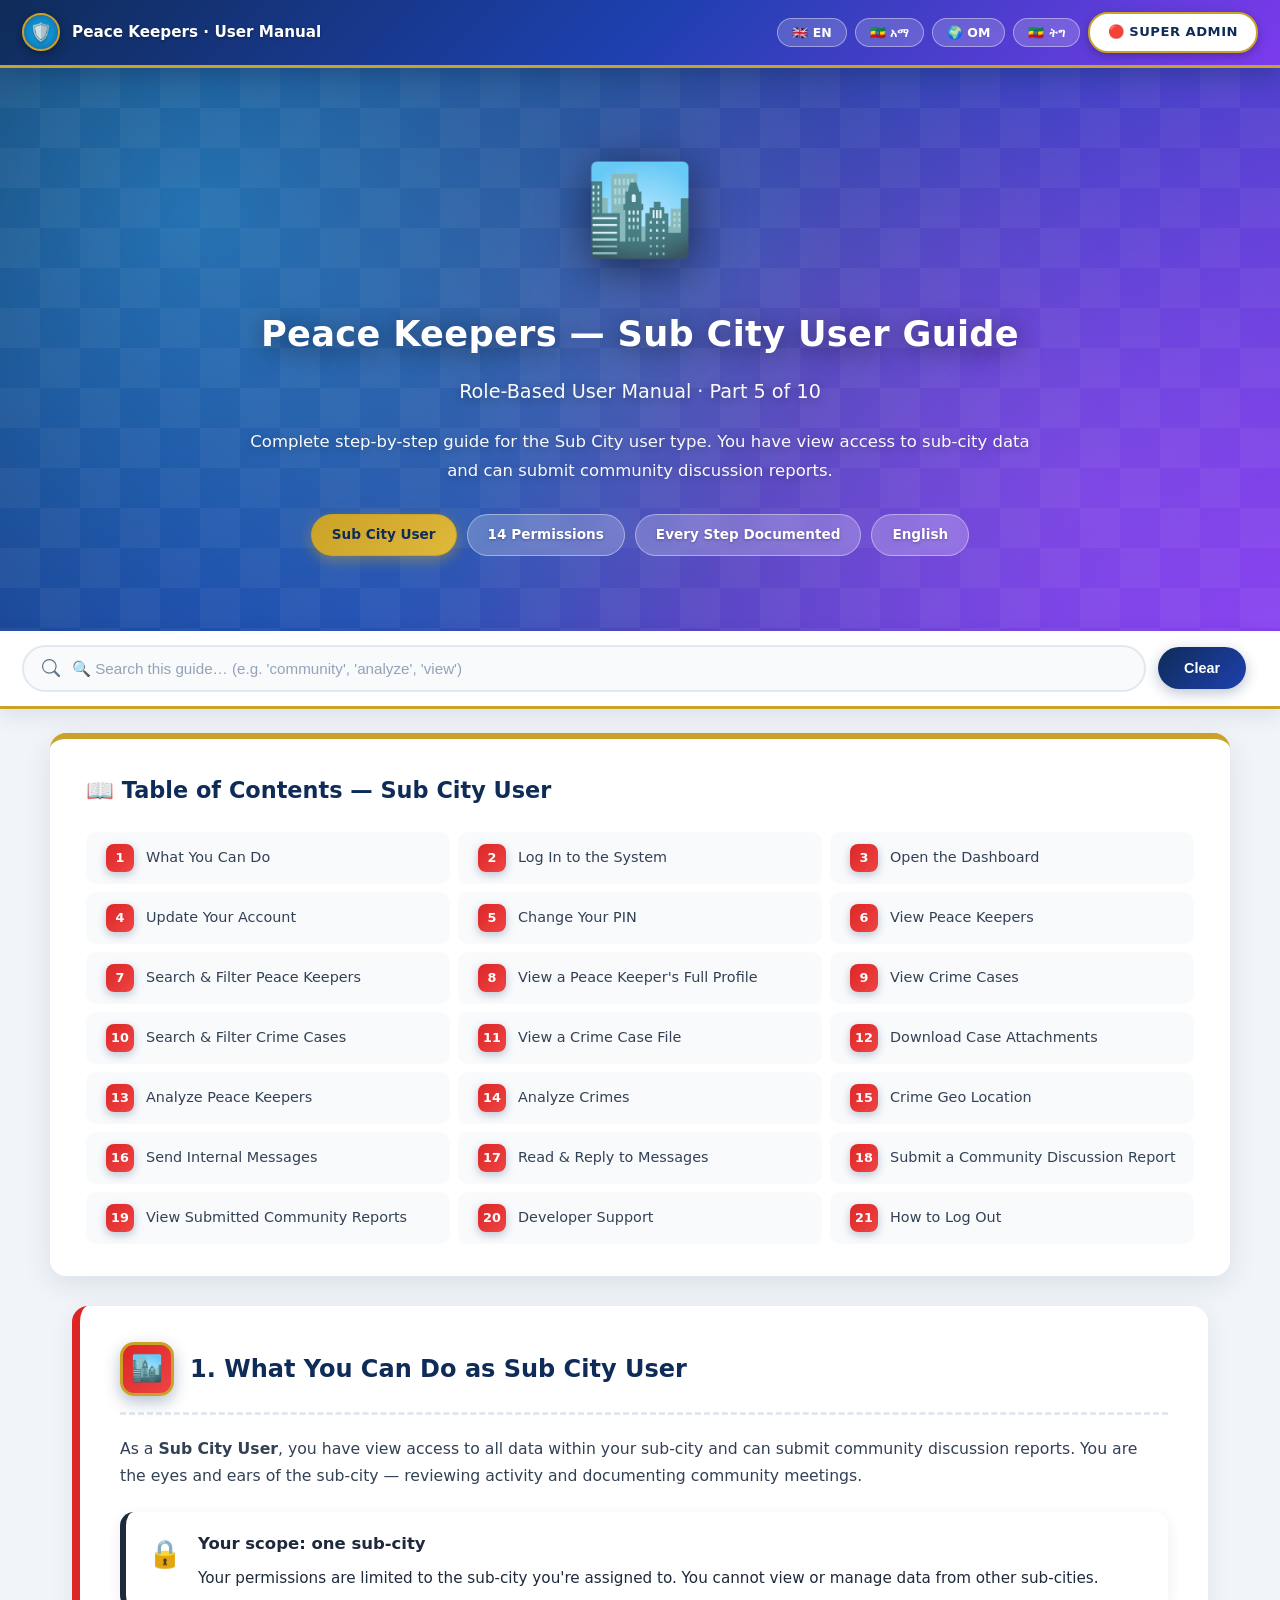
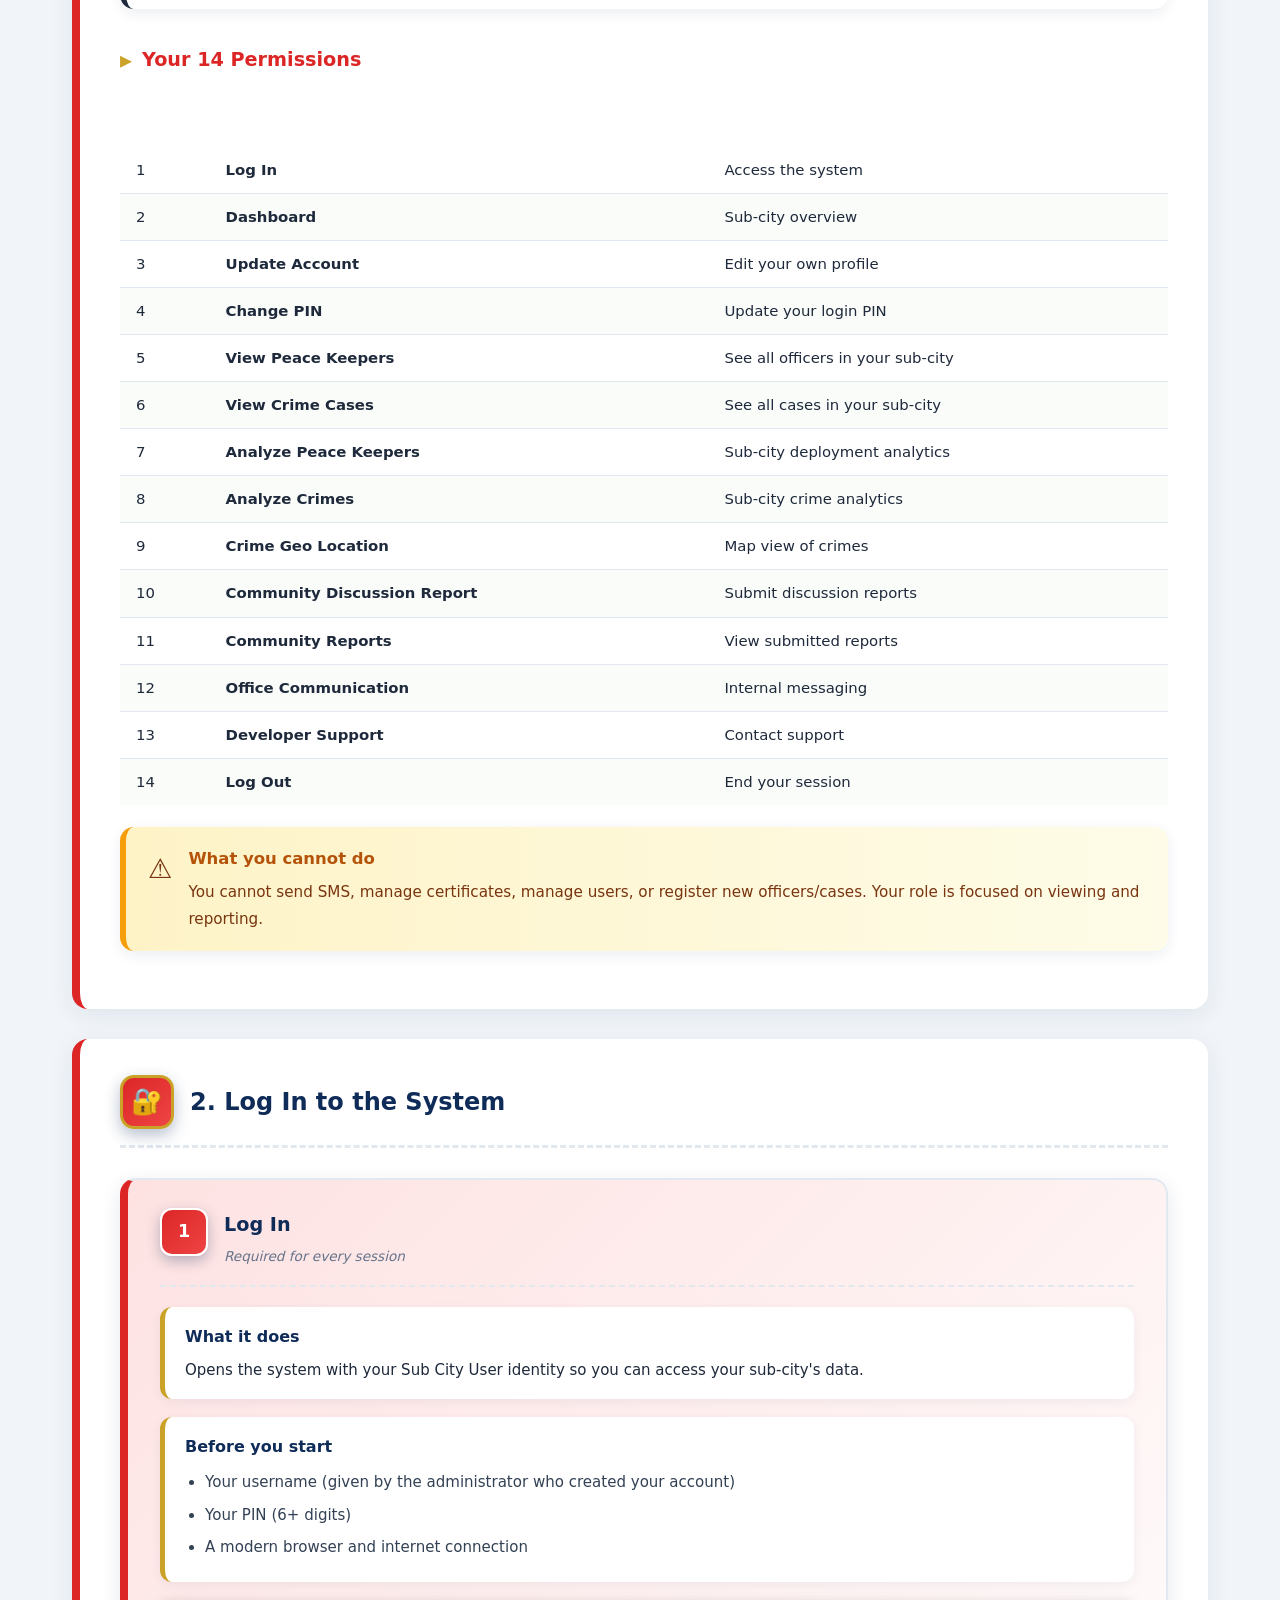
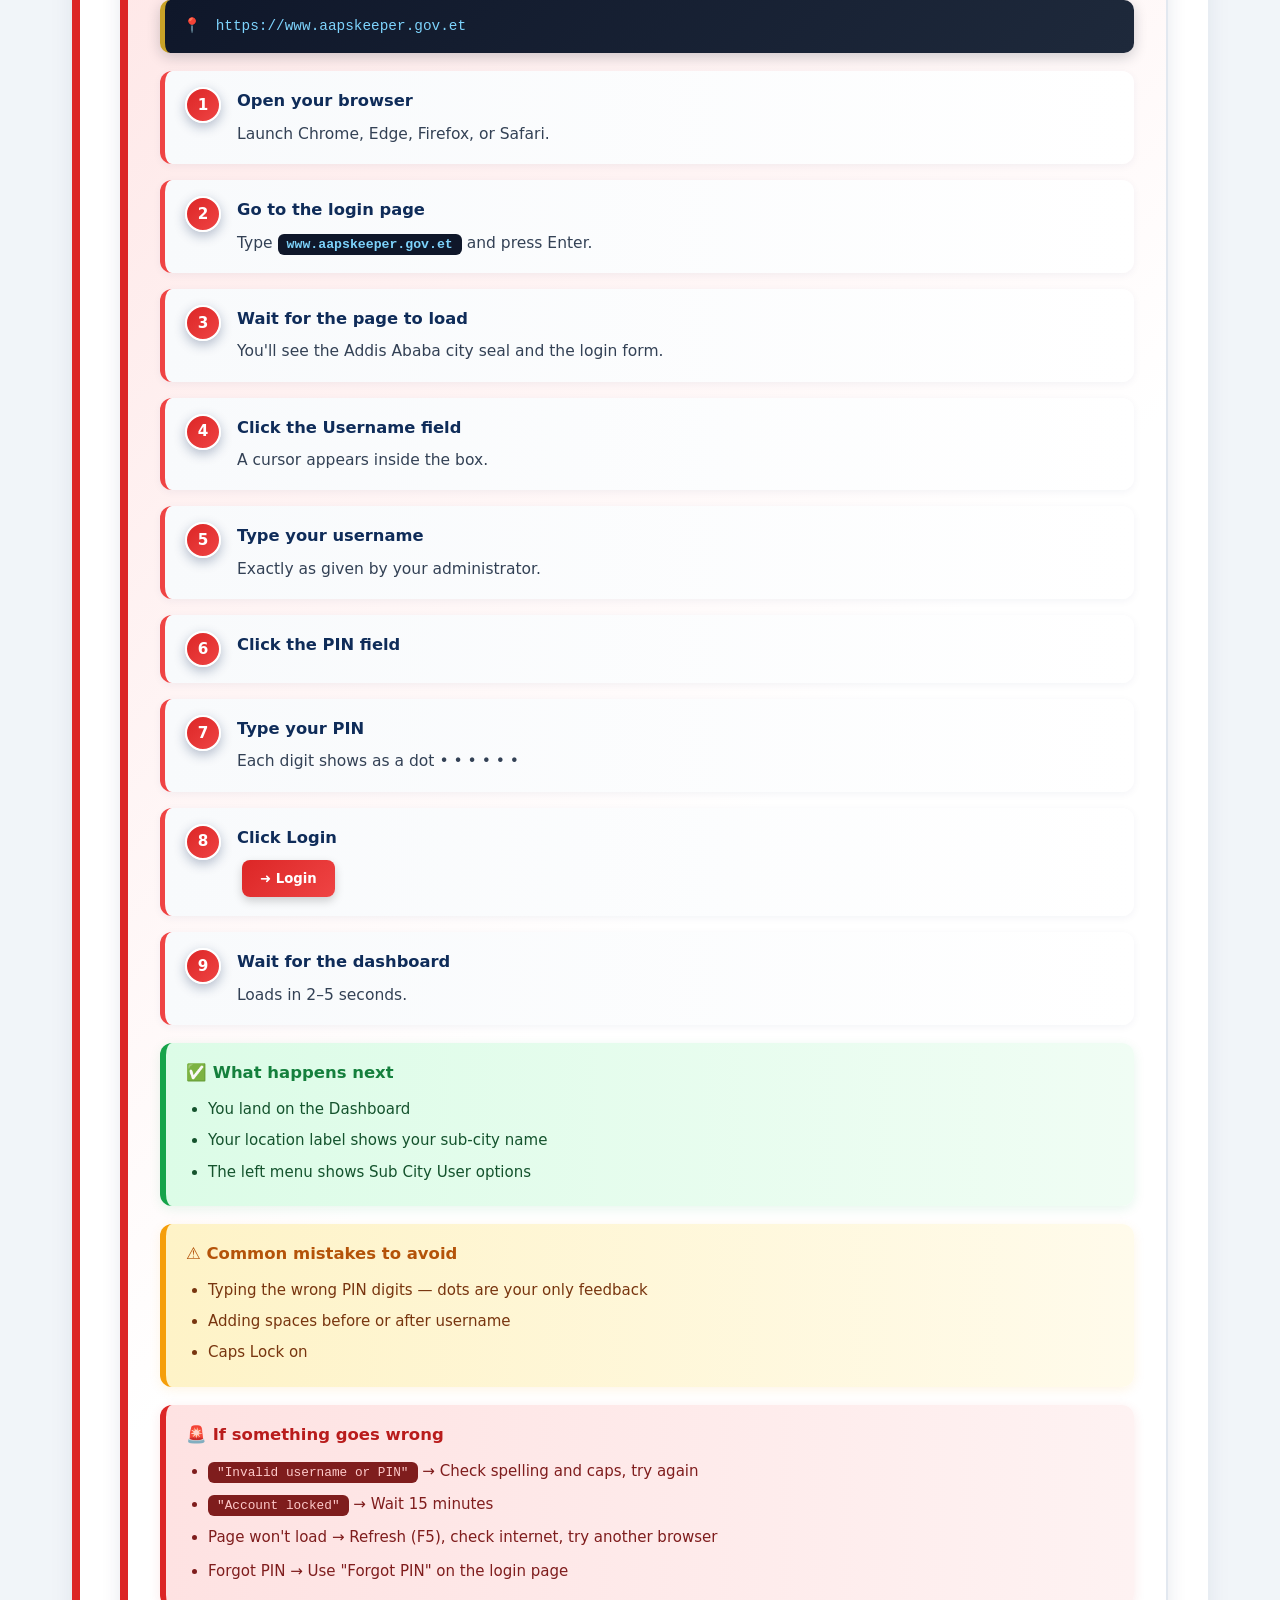
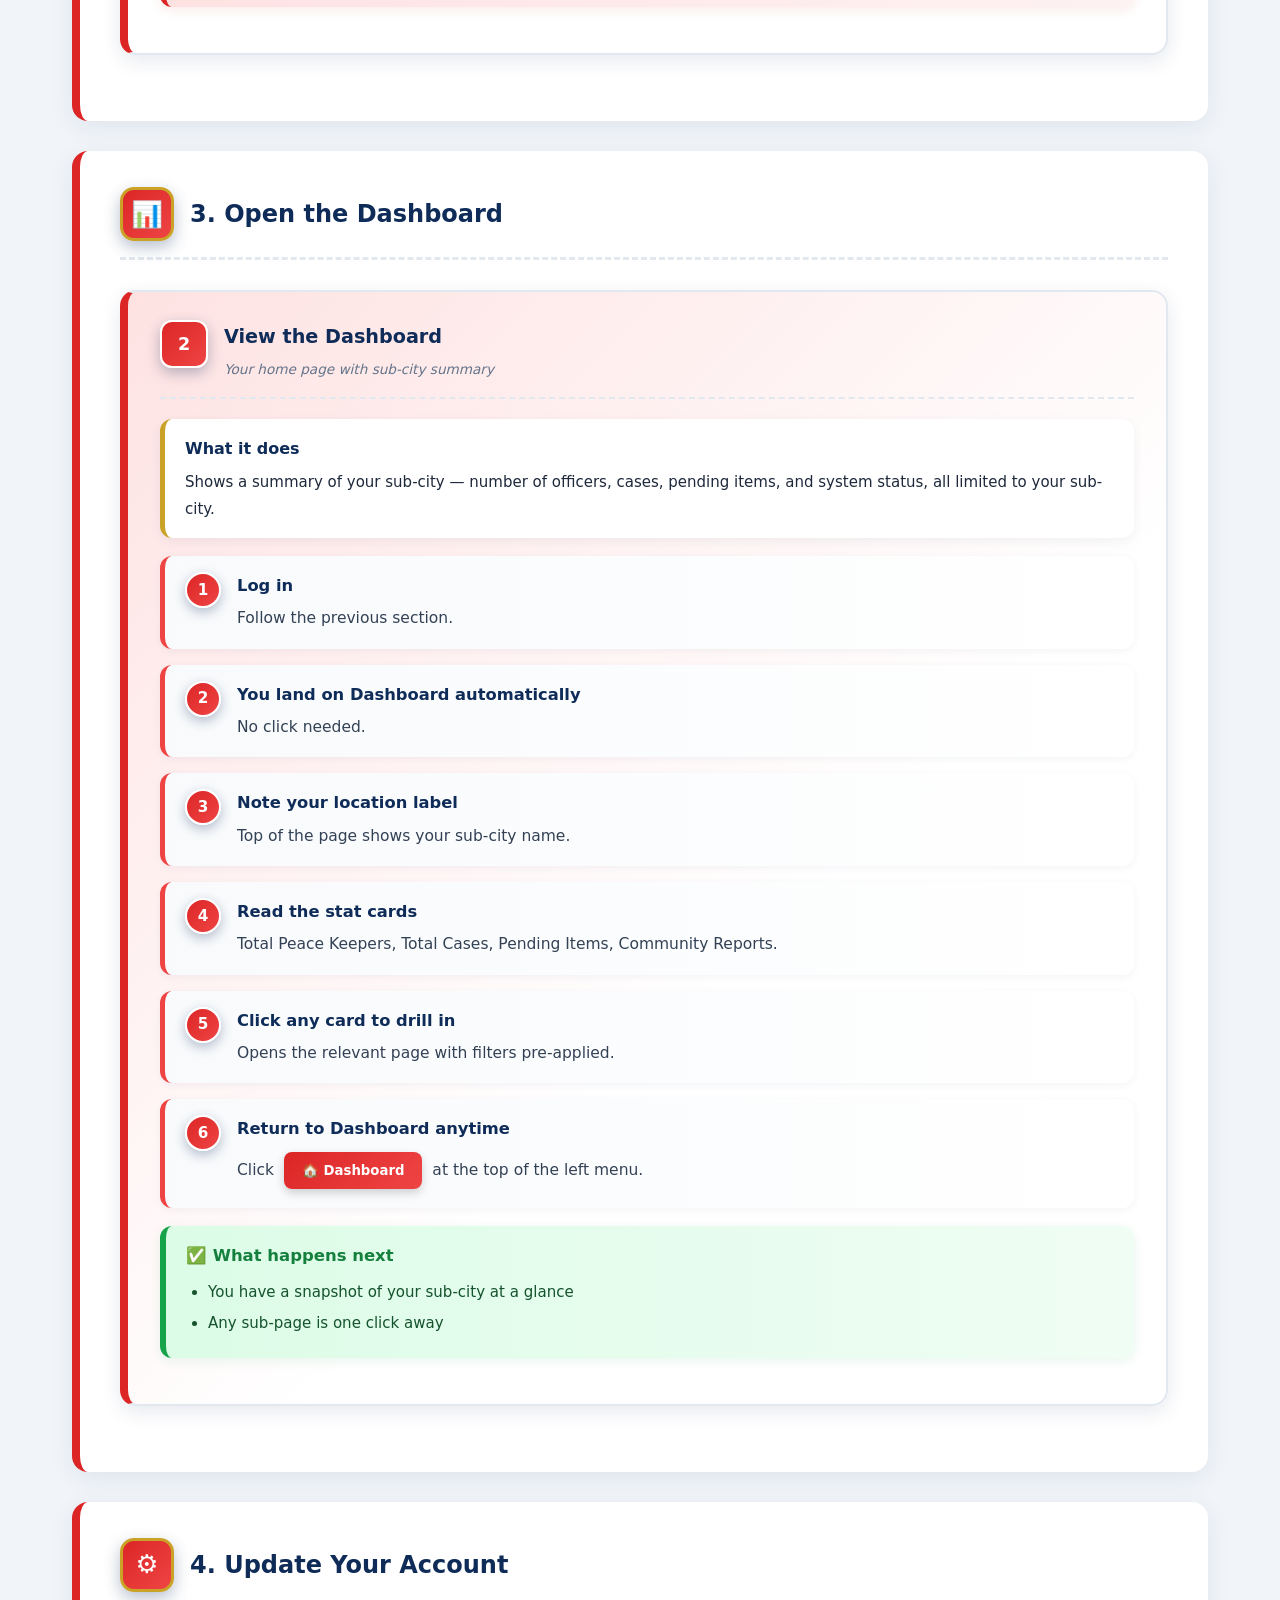
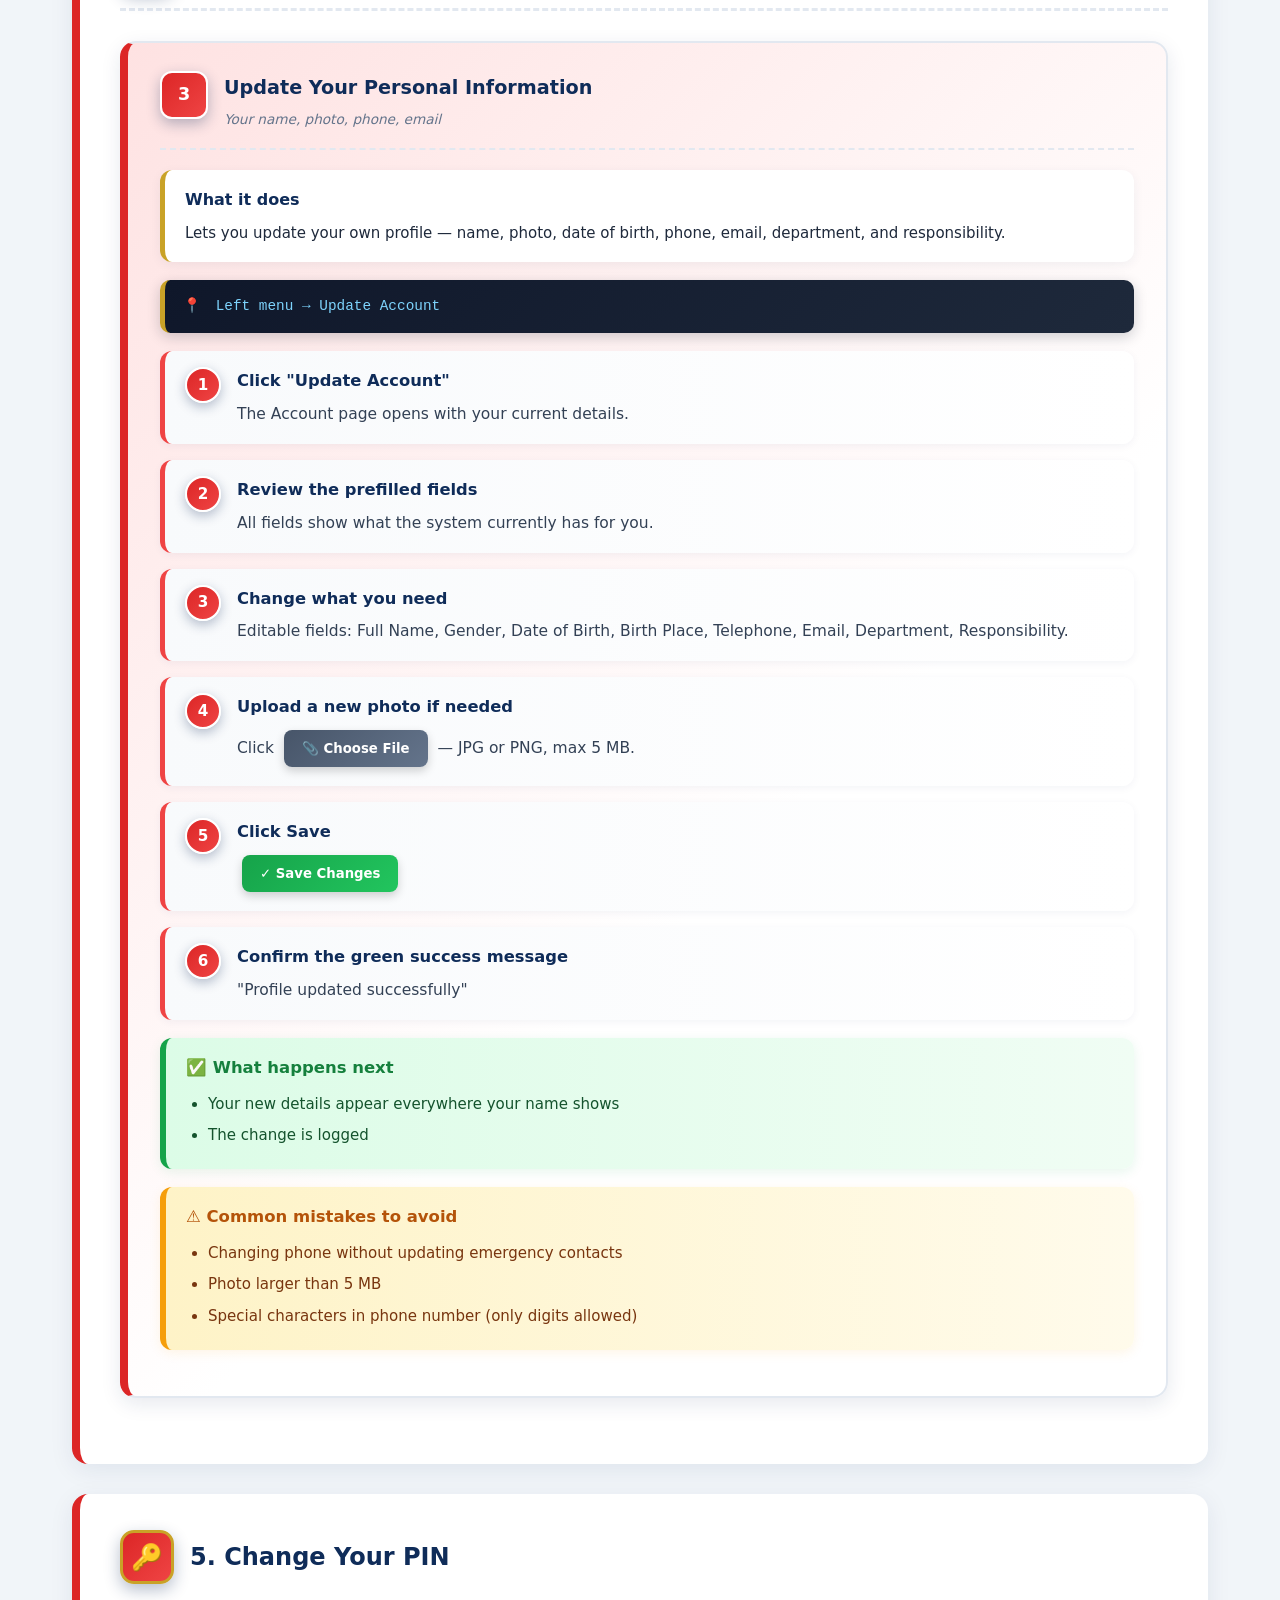
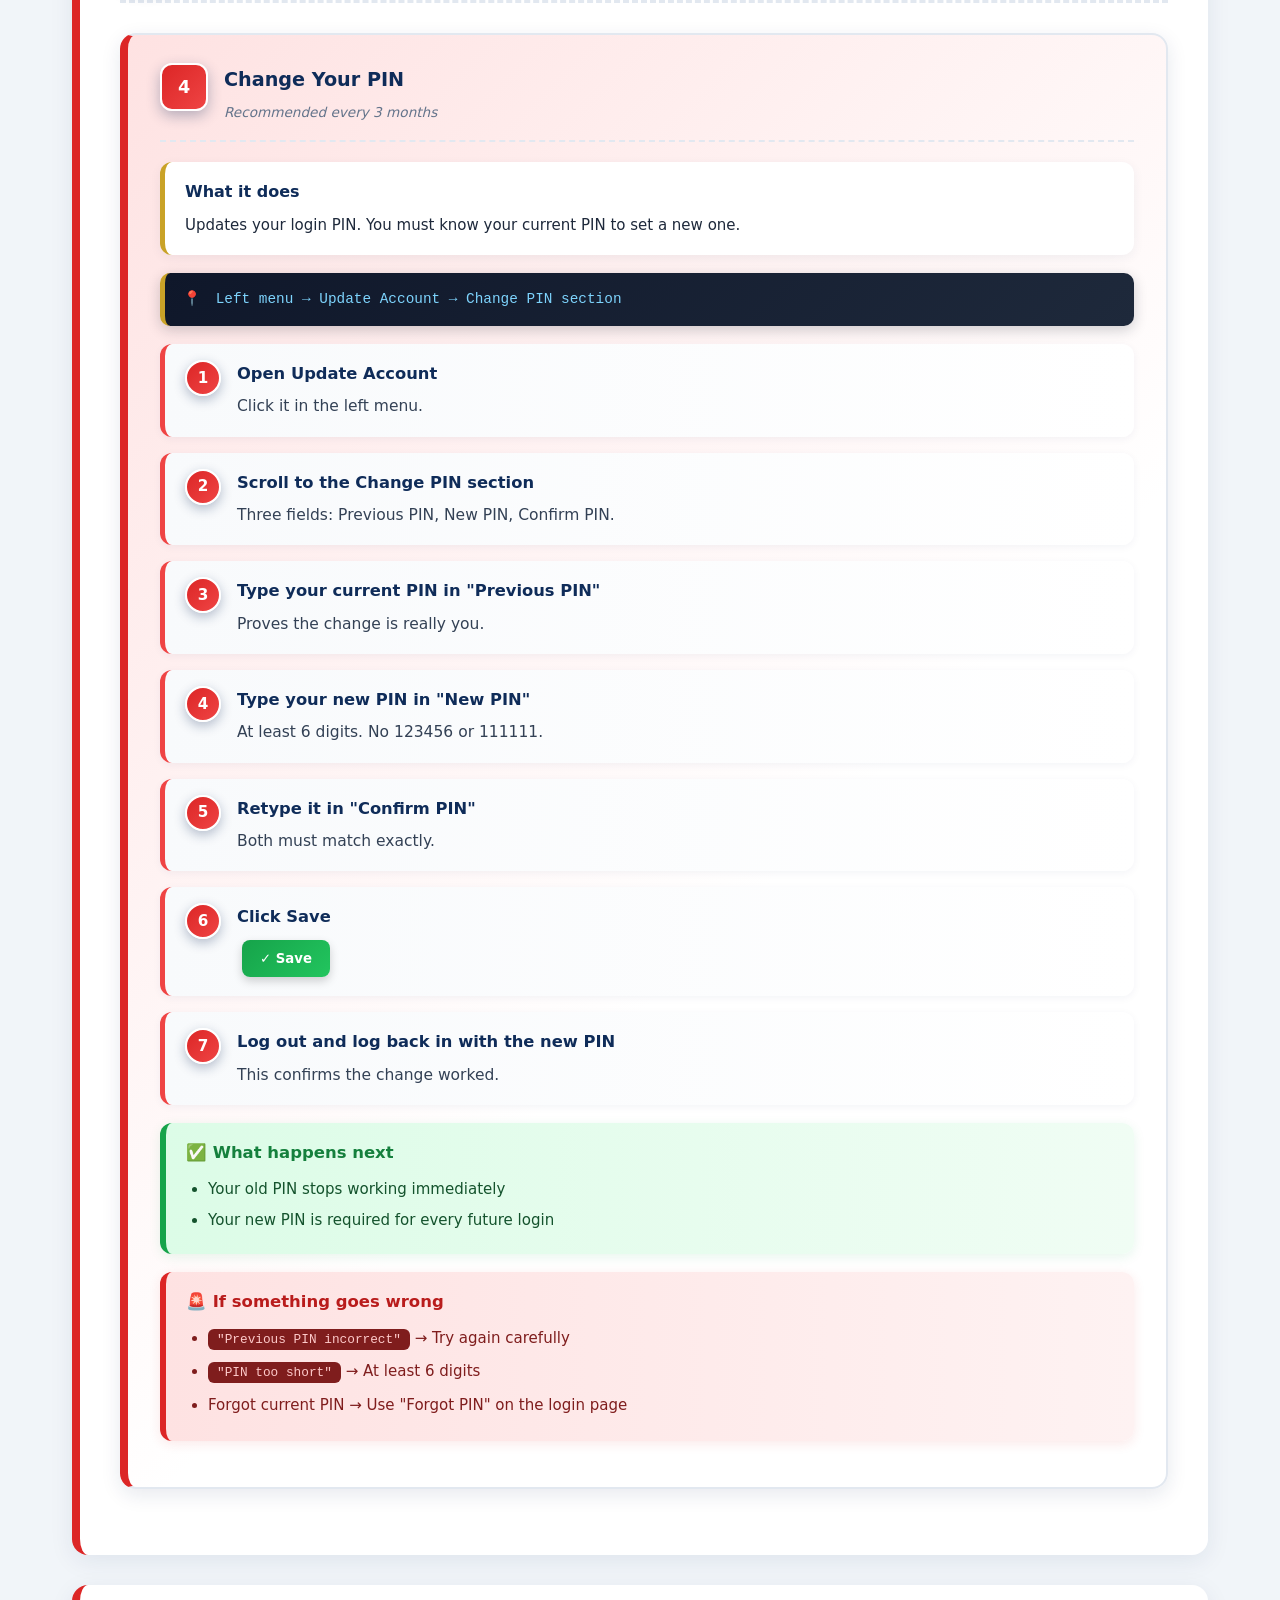
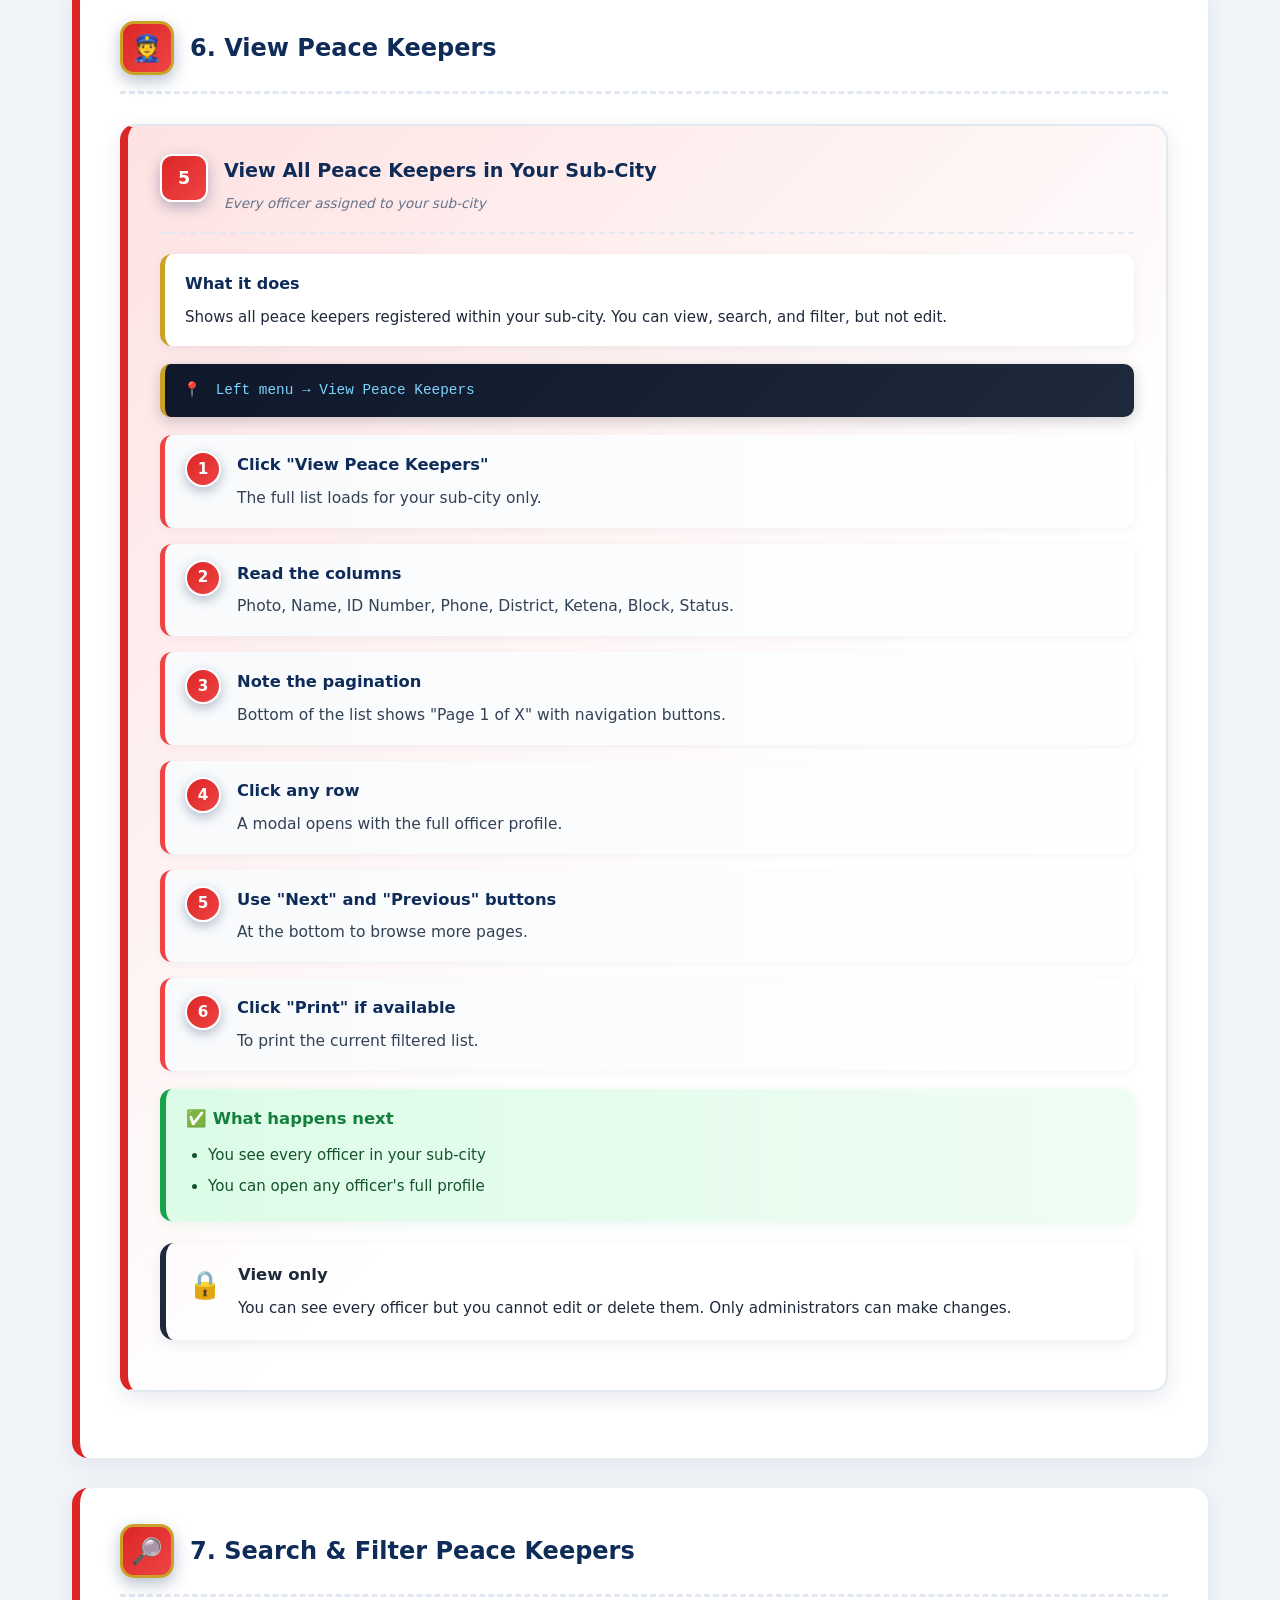
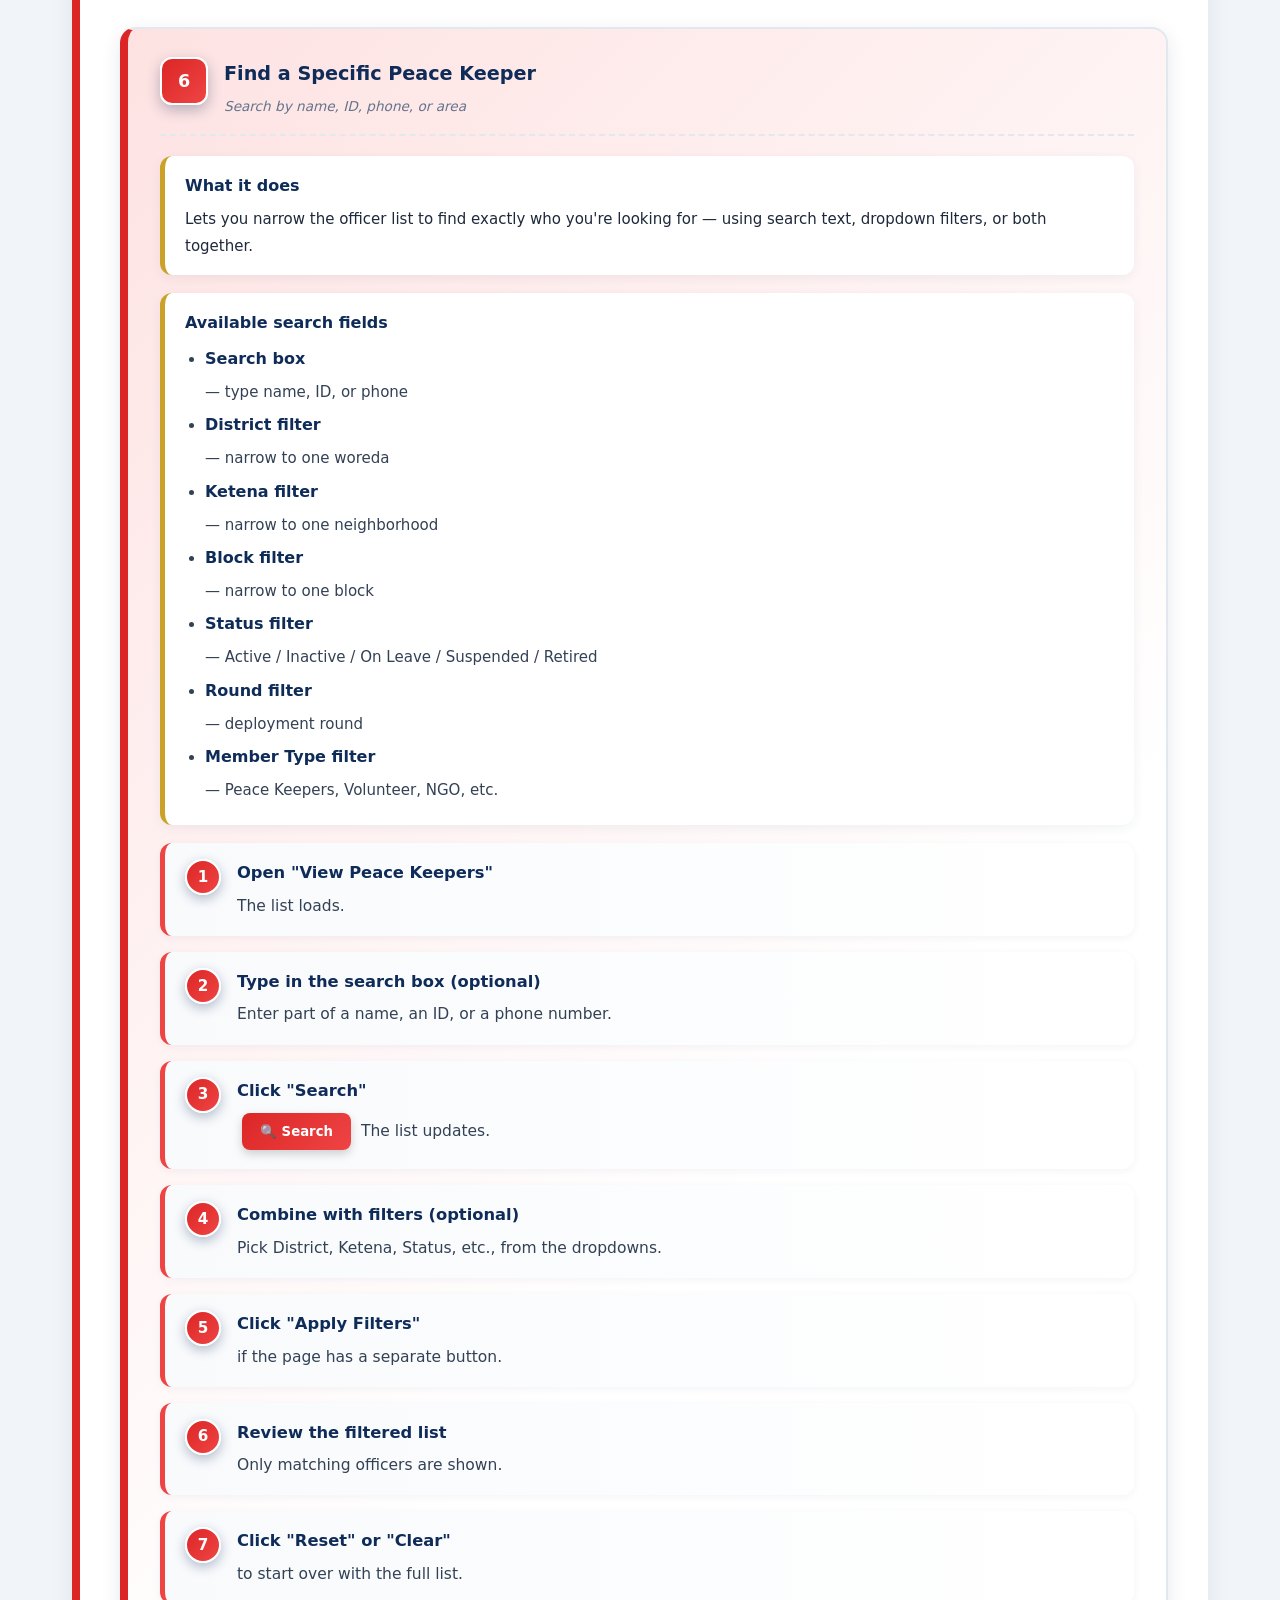
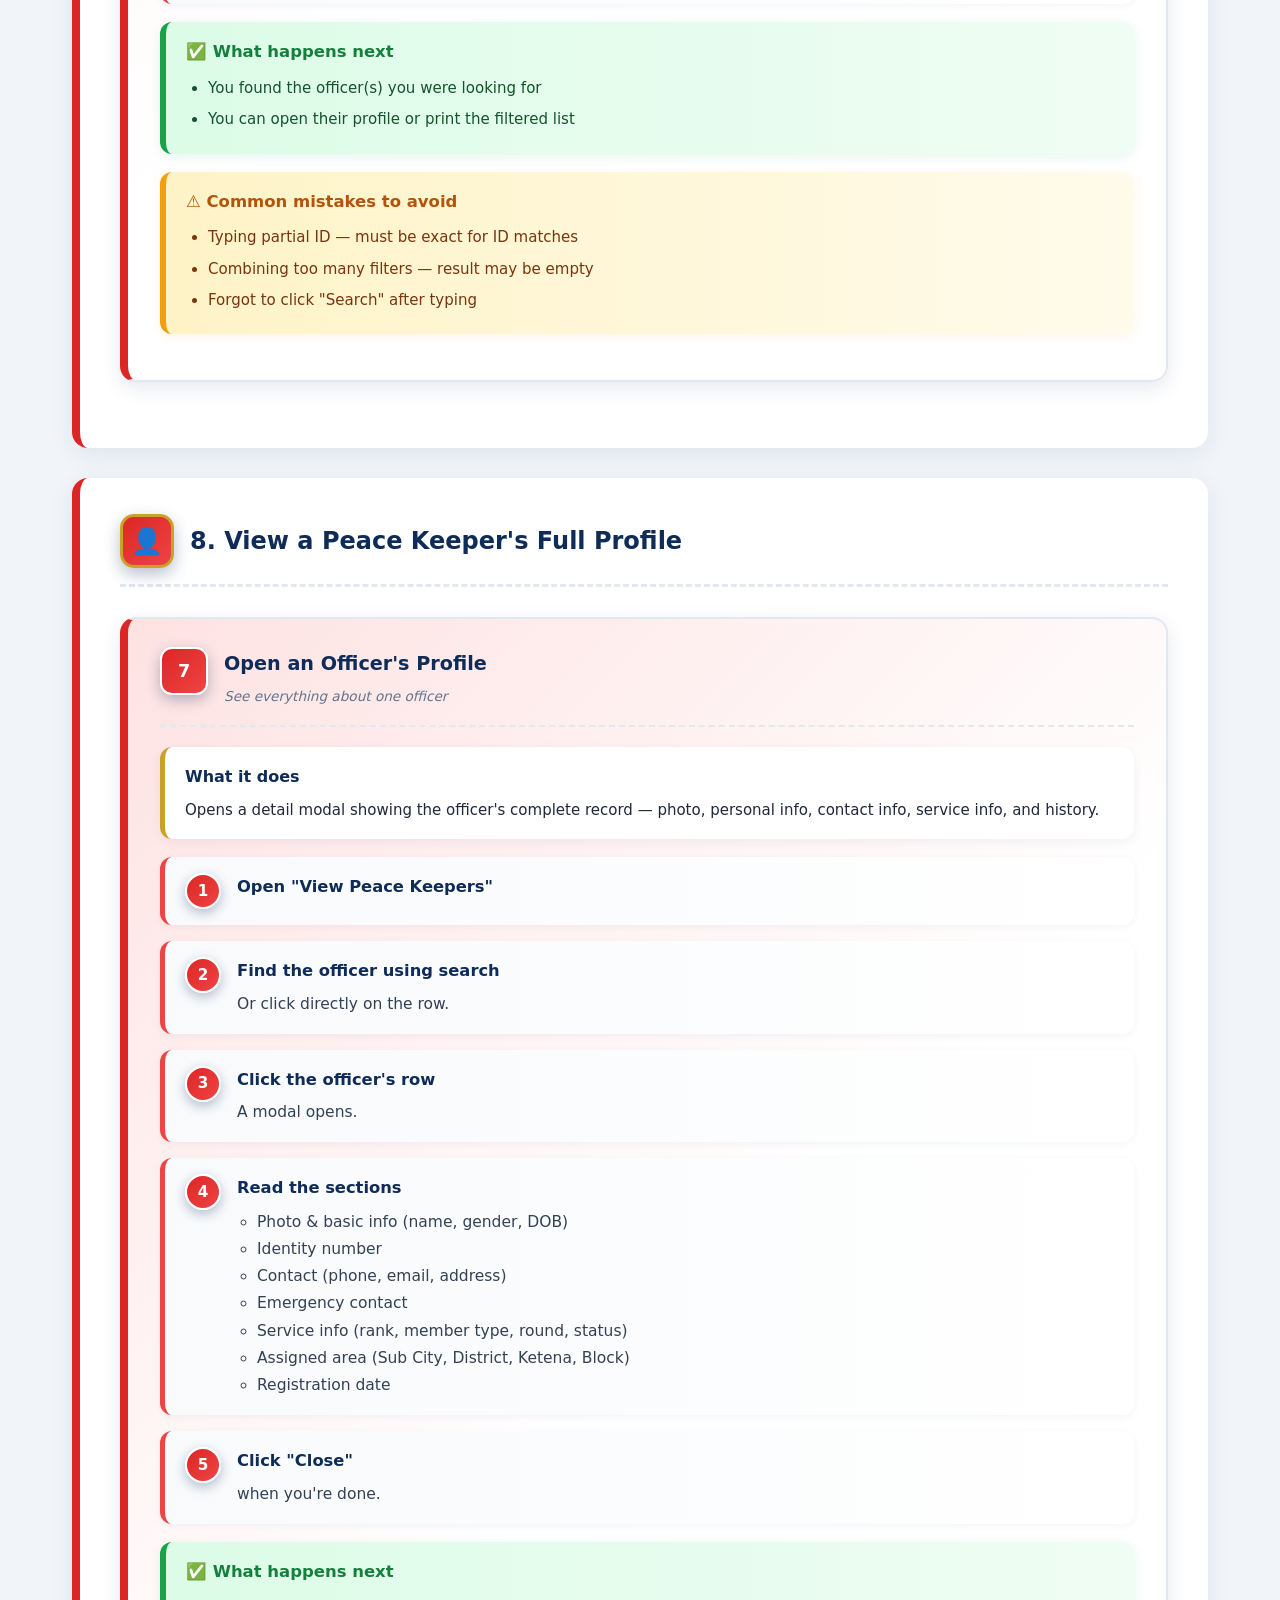
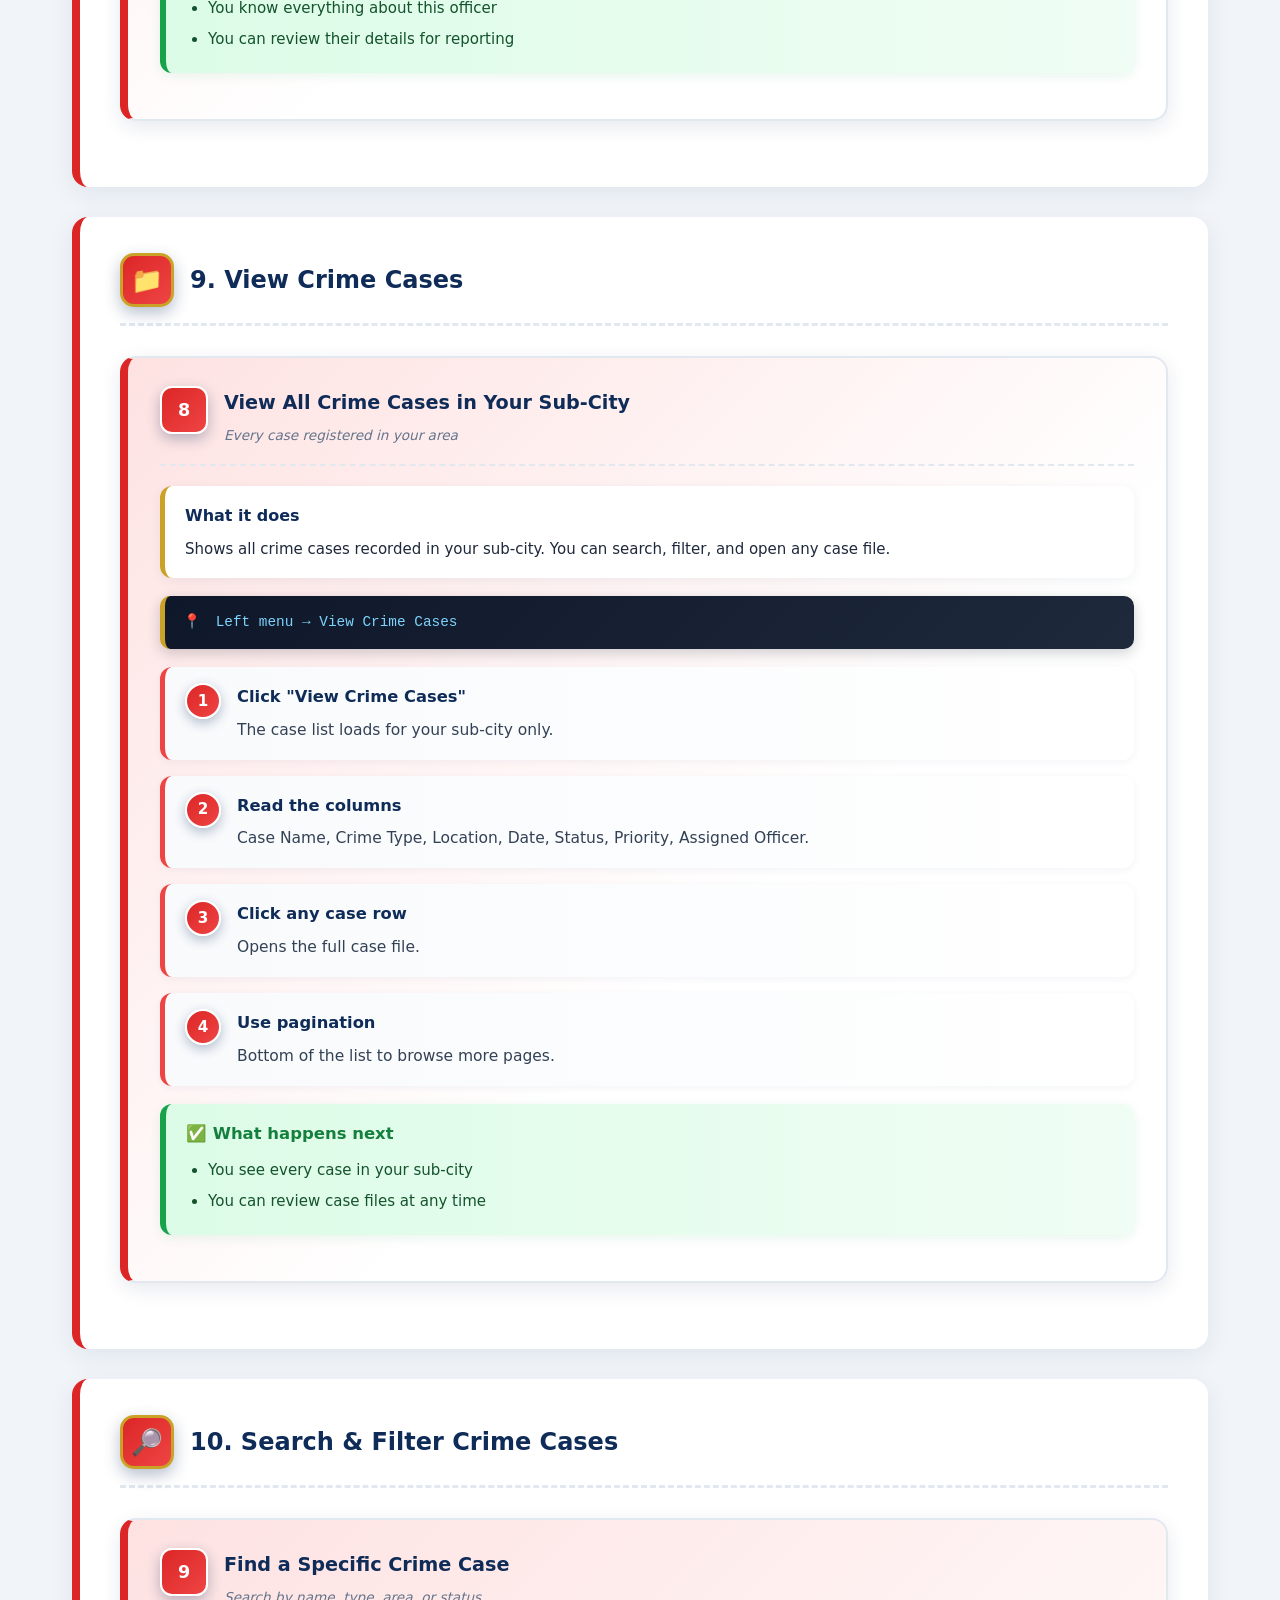
<file: sub-city-guide.html>
<!DOCTYPE html>
<html lang="en">
<head>
<meta charset="UTF-8">
<meta name="viewport" content="width=device-width, initial-scale=1.0">
<title>Peace Keepers — Sub City User Guide</title>
<link rel="stylesheet" href="manual-style.css">
<style>
  :root {
    --role: #dc2626;
    --role-2: #ef4444;
    --role-light: #fee2e2;
  }
</style>
</head>
<body>

<div class="top-bar">
  <div class="brand">
    <span class="seal">🛡️</span>
    <span>Peace Keepers · User Manual</span>
  </div>
  <div style="display:flex; gap:8px; align-items:center;">
    <button class="lang-toggle" onclick="translatePage('en')" title="English">🇬🇧 EN</button>
    <button class="lang-toggle" onclick="translatePage('am')" title="አማርኛ">🇪🇹 አማ</button>
    <button class="lang-toggle" onclick="translatePage('om')" title="Afaan Oromoo">🌍 OM</button>
    <button class="lang-toggle" onclick="translatePage('ti')" title="ትግርኛ">🇪🇹 ትግ</button>
    <span class="role-badge">🔴 SUPER ADMIN</span>
  </div>
</div>

<!-- Google Translate hidden container -->
<div id="google_translate_element" style="display:none;"></div>
<script type="text/javascript">
function googleTranslateElementInit() {
  new google.translate.TranslateElement({
    pageLanguage: 'en',
    includedLanguages: 'en,am,om,ti',
    autoDisplay: false
  }, 'google_translate_element');
}
function translatePage(lang) {
  const select = document.querySelector('.goog-te-combo');
  if (select) {
    select.value = lang;
    select.dispatchEvent(new Event('change'));
  }
}
</script>
<script type="text/javascript" src="//translate.google.com/translate_a/element.js?cb=googleTranslateElementInit"></script>

<!-- ============ HERO ============ -->
<header class="hero">
  <span class="seal-big">🏙️</span>
  <h1>Peace Keepers — Sub City User Guide</h1>
  <h2>Role-Based User Manual · Part 5 of 10</h2>
  <p class="lead">Complete step-by-step guide for the Sub City user type. You have view access to sub-city data and can submit community discussion reports.</p>
  <div class="badges">
    <span class="badge gold">Sub City User</span>
    <span class="badge">14 Permissions</span>
    <span class="badge">Every Step Documented</span>
    <span class="badge">English</span>
  </div>
</header>

<!-- ============ SEARCH ============ -->
<div class="search-bar">
  <input type="text" id="searchInput" placeholder="🔍 Search this guide… (e.g. 'community', 'analyze', 'view')" oninput="searchManual()">
  <button onclick="clearSearch()">Clear</button>
  <span class="search-stats" id="stats"></span>
</div>

<!-- ============ TOC ============ -->
<nav class="toc">
  <h2>📖 Table of Contents — Sub City User</h2>
  <ol>
    <li><a href="#about">What You Can Do</a></li>
    <li><a href="#login">Log In to the System</a></li>
    <li><a href="#dashboard">Open the Dashboard</a></li>
    <li><a href="#update-account">Update Your Account</a></li>
    <li><a href="#change-pin">Change Your PIN</a></li>
    <li><a href="#view-pk">View Peace Keepers</a></li>
    <li><a href="#search-pk">Search &amp; Filter Peace Keepers</a></li>
    <li><a href="#view-pk-detail">View a Peace Keeper's Full Profile</a></li>
    <li><a href="#view-crimes">View Crime Cases</a></li>
    <li><a href="#search-crimes">Search &amp; Filter Crime Cases</a></li>
    <li><a href="#view-crime-detail">View a Crime Case File</a></li>
    <li><a href="#download-attach">Download Case Attachments</a></li>
    <li><a href="#analyze-peace">Analyze Peace Keepers</a></li>
    <li><a href="#analyze-crimes">Analyze Crimes</a></li>
    <li><a href="#crime-geo">Crime Geo Location</a></li>
    <li><a href="#office-com">Send Internal Messages</a></li>
    <li><a href="#read-msg">Read &amp; Reply to Messages</a></li>
    <li><a href="#community-submit">Submit a Community Discussion Report</a></li>
    <li><a href="#community-view">View Submitted Community Reports</a></li>
    <li><a href="#dev-support">Developer Support</a></li>
    <li><a href="#logout">How to Log Out</a></li>
  </ol>
</nav>

<main>

<!-- ============ ABOUT ============ -->
<section id="about">
  <h2><span class="icon">🏙️</span>1. What You Can Do as Sub City User</h2>

  <p>As a <strong>Sub City User</strong>, you have view access to all data within your sub-city and can submit community discussion reports. You are the eyes and ears of the sub-city — reviewing activity and documenting community meetings.</p>

  <div class="callout green">
    <span class="co-icon">🔒</span>
    <div>
      <strong>Your scope: one sub-city</strong>
      Your permissions are limited to the sub-city you're assigned to. You cannot view or manage data from other sub-cities.
    </div>
  </div>

  <h3>Your 14 Permissions</h3>
  <table style="width:100%; border-collapse:collapse; margin:16px 0; font-size:.93rem">
    <tr style="background:linear-gradient(135deg,var(--sc),var(--sc-accent)); color:#fff">
      <th style="padding:12px 16px; text-align:left">#</th>
      <th style="padding:12px 16px; text-align:left">Permission</th>
      <th style="padding:12px 16px; text-align:left">What it does</th>
    </tr>
    <tr><td style="padding:10px 16px; border-bottom:1px solid var(--border)">1</td><td style="padding:10px 16px; border-bottom:1px solid var(--border)"><strong>Log In</strong></td><td style="padding:10px 16px; border-bottom:1px solid var(--border)">Access the system</td></tr>
    <tr style="background:#fafcf9"><td style="padding:10px 16px; border-bottom:1px solid var(--border)">2</td><td style="padding:10px 16px; border-bottom:1px solid var(--border)"><strong>Dashboard</strong></td><td style="padding:10px 16px; border-bottom:1px solid var(--border)">Sub-city overview</td></tr>
    <tr><td style="padding:10px 16px; border-bottom:1px solid var(--border)">3</td><td style="padding:10px 16px; border-bottom:1px solid var(--border)"><strong>Update Account</strong></td><td style="padding:10px 16px; border-bottom:1px solid var(--border)">Edit your own profile</td></tr>
    <tr style="background:#fafcf9"><td style="padding:10px 16px; border-bottom:1px solid var(--border)">4</td><td style="padding:10px 16px; border-bottom:1px solid var(--border)"><strong>Change PIN</strong></td><td style="padding:10px 16px; border-bottom:1px solid var(--border)">Update your login PIN</td></tr>
    <tr><td style="padding:10px 16px; border-bottom:1px solid var(--border)">5</td><td style="padding:10px 16px; border-bottom:1px solid var(--border)"><strong>View Peace Keepers</strong></td><td style="padding:10px 16px; border-bottom:1px solid var(--border)">See all officers in your sub-city</td></tr>
    <tr style="background:#fafcf9"><td style="padding:10px 16px; border-bottom:1px solid var(--border)">6</td><td style="padding:10px 16px; border-bottom:1px solid var(--border)"><strong>View Crime Cases</strong></td><td style="padding:10px 16px; border-bottom:1px solid var(--border)">See all cases in your sub-city</td></tr>
    <tr><td style="padding:10px 16px; border-bottom:1px solid var(--border)">7</td><td style="padding:10px 16px; border-bottom:1px solid var(--border)"><strong>Analyze Peace Keepers</strong></td><td style="padding:10px 16px; border-bottom:1px solid var(--border)">Sub-city deployment analytics</td></tr>
    <tr style="background:#fafcf9"><td style="padding:10px 16px; border-bottom:1px solid var(--border)">8</td><td style="padding:10px 16px; border-bottom:1px solid var(--border)"><strong>Analyze Crimes</strong></td><td style="padding:10px 16px; border-bottom:1px solid var(--border)">Sub-city crime analytics</td></tr>
    <tr><td style="padding:10px 16px; border-bottom:1px solid var(--border)">9</td><td style="padding:10px 16px; border-bottom:1px solid var(--border)"><strong>Crime Geo Location</strong></td><td style="padding:10px 16px; border-bottom:1px solid var(--border)">Map view of crimes</td></tr>
    <tr style="background:#fafcf9"><td style="padding:10px 16px; border-bottom:1px solid var(--border)">10</td><td style="padding:10px 16px; border-bottom:1px solid var(--border)"><strong>Community Discussion Report</strong></td><td style="padding:10px 16px; border-bottom:1px solid var(--border)">Submit discussion reports</td></tr>
    <tr><td style="padding:10px 16px; border-bottom:1px solid var(--border)">11</td><td style="padding:10px 16px; border-bottom:1px solid var(--border)"><strong>Community Reports</strong></td><td style="padding:10px 16px; border-bottom:1px solid var(--border)">View submitted reports</td></tr>
    <tr style="background:#fafcf9"><td style="padding:10px 16px; border-bottom:1px solid var(--border)">12</td><td style="padding:10px 16px; border-bottom:1px solid var(--border)"><strong>Office Communication</strong></td><td style="padding:10px 16px; border-bottom:1px solid var(--border)">Internal messaging</td></tr>
    <tr><td style="padding:10px 16px; border-bottom:1px solid var(--border)">13</td><td style="padding:10px 16px; border-bottom:1px solid var(--border)"><strong>Developer Support</strong></td><td style="padding:10px 16px; border-bottom:1px solid var(--border)">Contact support</td></tr>
    <tr style="background:#fafcf9"><td style="padding:10px 16px">14</td><td style="padding:10px 16px"><strong>Log Out</strong></td><td style="padding:10px 16px">End your session</td></tr>
  </table>

  <div class="callout warn">
    <span class="co-icon">⚠️</span>
    <div>
      <strong>What you cannot do</strong>
      You cannot send SMS, manage certificates, manage users, or register new officers/cases. Your role is focused on viewing and reporting.
    </div>
  </div>
</section>

<!-- ============ 1. LOGIN ============ -->
<section id="login">
  <h2><span class="icon">🔐</span>2. Log In to the System</h2>

  <div class="permission">
    <div class="perm-header">
      <div class="perm-num">1</div>
      <div>
        <div class="perm-title">Log In</div>
        <div class="perm-sub">Required for every session</div>
      </div>
    </div>

    <div class="info-block">
      <strong>What it does</strong>
      Opens the system with your Sub City User identity so you can access your sub-city's data.
    </div>

    <div class="info-block">
      <strong>Before you start</strong>
      <ul>
        <li>Your username (given by the administrator who created your account)</li>
        <li>Your PIN (6+ digits)</li>
        <li>A modern browser and internet connection</li>
      </ul>
    </div>

    <div class="menu-path">https://www.aapskeeper.gov.et</div>

    <ol class="steps">
      <li><span class="step-badge">1</span><div class="step-text"><strong>Open your browser</strong>Launch Chrome, Edge, Firefox, or Safari.</div></li>
      <li><span class="step-badge">2</span><div class="step-text"><strong>Go to the login page</strong>Type <code>www.aapskeeper.gov.et</code> and press Enter.</div></li>
      <li><span class="step-badge">3</span><div class="step-text"><strong>Wait for the page to load</strong>You'll see the Addis Ababa city seal and the login form.</div></li>
      <li><span class="step-badge">4</span><div class="step-text"><strong>Click the Username field</strong>A cursor appears inside the box.</div></li>
      <li><span class="step-badge">5</span><div class="step-text"><strong>Type your username</strong>Exactly as given by your administrator.</div></li>
      <li><span class="step-badge">6</span><div class="step-text"><strong>Click the PIN field</strong></div></li>
      <li><span class="step-badge">7</span><div class="step-text"><strong>Type your PIN</strong>Each digit shows as a dot • • • • • •</div></li>
      <li><span class="step-badge">8</span><div class="step-text"><strong>Click Login</strong><span class="btn-mock primary">➜ Login</span></div></li>
      <li><span class="step-badge">9</span><div class="step-text"><strong>Wait for the dashboard</strong>Loads in 2–5 seconds.</div></li>
    </ol>

    <div class="outcome">
      <strong>✅ What happens next</strong>
      <ul>
        <li>You land on the Dashboard</li>
        <li>Your location label shows your sub-city name</li>
        <li>The left menu shows Sub City User options</li>
      </ul>
    </div>

    <div class="mistakes">
      <strong>⚠️ Common mistakes to avoid</strong>
      <ul>
        <li>Typing the wrong PIN digits — dots are your only feedback</li>
        <li>Adding spaces before or after username</li>
        <li>Caps Lock on</li>
      </ul>
    </div>

    <div class="troubleshoot">
      <strong>🚨 If something goes wrong</strong>
      <ul>
        <li><code>"Invalid username or PIN"</code> → Check spelling and caps, try again</li>
        <li><code>"Account locked"</code> → Wait 15 minutes</li>
        <li>Page won't load → Refresh (F5), check internet, try another browser</li>
        <li>Forgot PIN → Use "Forgot PIN" on the login page</li>
      </ul>
    </div>
  </div>
</section>

<!-- ============ 2. DASHBOARD ============ -->
<section id="dashboard">
  <h2><span class="icon">📊</span>3. Open the Dashboard</h2>

  <div class="permission">
    <div class="perm-header">
      <div class="perm-num">2</div>
      <div>
        <div class="perm-title">View the Dashboard</div>
        <div class="perm-sub">Your home page with sub-city summary</div>
      </div>
    </div>

    <div class="info-block">
      <strong>What it does</strong>
      Shows a summary of your sub-city — number of officers, cases, pending items, and system status, all limited to your sub-city.
    </div>

    <ol class="steps">
      <li><span class="step-badge">1</span><div class="step-text"><strong>Log in</strong>Follow the previous section.</div></li>
      <li><span class="step-badge">2</span><div class="step-text"><strong>You land on Dashboard automatically</strong>No click needed.</div></li>
      <li><span class="step-badge">3</span><div class="step-text"><strong>Note your location label</strong>Top of the page shows your sub-city name.</div></li>
      <li><span class="step-badge">4</span><div class="step-text"><strong>Read the stat cards</strong>Total Peace Keepers, Total Cases, Pending Items, Community Reports.</div></li>
      <li><span class="step-badge">5</span><div class="step-text"><strong>Click any card to drill in</strong>Opens the relevant page with filters pre-applied.</div></li>
      <li><span class="step-badge">6</span><div class="step-text"><strong>Return to Dashboard anytime</strong>Click <span class="btn-mock primary">🏠 Dashboard</span> at the top of the left menu.</div></li>
    </ol>

    <div class="outcome">
      <strong>✅ What happens next</strong>
      <ul>
        <li>You have a snapshot of your sub-city at a glance</li>
        <li>Any sub-page is one click away</li>
      </ul>
    </div>
  </div>
</section>

<!-- ============ 3. UPDATE ACCOUNT ============ -->
<section id="update-account">
  <h2><span class="icon">⚙️</span>4. Update Your Account</h2>

  <div class="permission">
    <div class="perm-header">
      <div class="perm-num">3</div>
      <div>
        <div class="perm-title">Update Your Personal Information</div>
        <div class="perm-sub">Your name, photo, phone, email</div>
      </div>
    </div>

    <div class="info-block">
      <strong>What it does</strong>
      Lets you update your own profile — name, photo, date of birth, phone, email, department, and responsibility.
    </div>

    <div class="menu-path">Left menu → Update Account</div>

    <ol class="steps">
      <li><span class="step-badge">1</span><div class="step-text"><strong>Click "Update Account"</strong>The Account page opens with your current details.</div></li>
      <li><span class="step-badge">2</span><div class="step-text"><strong>Review the prefilled fields</strong>All fields show what the system currently has for you.</div></li>
      <li><span class="step-badge">3</span><div class="step-text"><strong>Change what you need</strong>Editable fields: Full Name, Gender, Date of Birth, Birth Place, Telephone, Email, Department, Responsibility.</div></li>
      <li><span class="step-badge">4</span><div class="step-text"><strong>Upload a new photo if needed</strong>Click <span class="btn-mock gray">📎 Choose File</span> — JPG or PNG, max 5 MB.</div></li>
      <li><span class="step-badge">5</span><div class="step-text"><strong>Click Save</strong><span class="btn-mock success">✓ Save Changes</span></div></li>
      <li><span class="step-badge">6</span><div class="step-text"><strong>Confirm the green success message</strong>"Profile updated successfully"</div></li>
    </ol>

    <div class="outcome">
      <strong>✅ What happens next</strong>
      <ul>
        <li>Your new details appear everywhere your name shows</li>
        <li>The change is logged</li>
      </ul>
    </div>

    <div class="mistakes">
      <strong>⚠️ Common mistakes to avoid</strong>
      <ul>
        <li>Changing phone without updating emergency contacts</li>
        <li>Photo larger than 5 MB</li>
        <li>Special characters in phone number (only digits allowed)</li>
      </ul>
    </div>
  </div>
</section>

<!-- ============ 4. CHANGE PIN ============ -->
<section id="change-pin">
  <h2><span class="icon">🔑</span>5. Change Your PIN</h2>

  <div class="permission">
    <div class="perm-header">
      <div class="perm-num">4</div>
      <div>
        <div class="perm-title">Change Your PIN</div>
        <div class="perm-sub">Recommended every 3 months</div>
      </div>
    </div>

    <div class="info-block">
      <strong>What it does</strong>
      Updates your login PIN. You must know your current PIN to set a new one.
    </div>

    <div class="menu-path">Left menu → Update Account → Change PIN section</div>

    <ol class="steps">
      <li><span class="step-badge">1</span><div class="step-text"><strong>Open Update Account</strong>Click it in the left menu.</div></li>
      <li><span class="step-badge">2</span><div class="step-text"><strong>Scroll to the Change PIN section</strong>Three fields: Previous PIN, New PIN, Confirm PIN.</div></li>
      <li><span class="step-badge">3</span><div class="step-text"><strong>Type your current PIN in "Previous PIN"</strong>Proves the change is really you.</div></li>
      <li><span class="step-badge">4</span><div class="step-text"><strong>Type your new PIN in "New PIN"</strong>At least 6 digits. No 123456 or 111111.</div></li>
      <li><span class="step-badge">5</span><div class="step-text"><strong>Retype it in "Confirm PIN"</strong>Both must match exactly.</div></li>
      <li><span class="step-badge">6</span><div class="step-text"><strong>Click Save</strong><span class="btn-mock success">✓ Save</span></div></li>
      <li><span class="step-badge">7</span><div class="step-text"><strong>Log out and log back in with the new PIN</strong>This confirms the change worked.</div></li>
    </ol>

    <div class="outcome">
      <strong>✅ What happens next</strong>
      <ul>
        <li>Your old PIN stops working immediately</li>
        <li>Your new PIN is required for every future login</li>
      </ul>
    </div>

    <div class="troubleshoot">
      <strong>🚨 If something goes wrong</strong>
      <ul>
        <li><code>"Previous PIN incorrect"</code> → Try again carefully</li>
        <li><code>"PIN too short"</code> → At least 6 digits</li>
        <li>Forgot current PIN → Use "Forgot PIN" on the login page</li>
      </ul>
    </div>
  </div>
</section>

<!-- ============ 5. VIEW PEACE KEEPERS ============ -->
<section id="view-pk">
  <h2><span class="icon">👮</span>6. View Peace Keepers</h2>

  <div class="permission">
    <div class="perm-header">
      <div class="perm-num">5</div>
      <div>
        <div class="perm-title">View All Peace Keepers in Your Sub-City</div>
        <div class="perm-sub">Every officer assigned to your sub-city</div>
      </div>
    </div>

    <div class="info-block">
      <strong>What it does</strong>
      Shows all peace keepers registered within your sub-city. You can view, search, and filter, but not edit.
    </div>

    <div class="menu-path">Left menu → View Peace Keepers</div>

    <ol class="steps">
      <li><span class="step-badge">1</span><div class="step-text"><strong>Click "View Peace Keepers"</strong>The full list loads for your sub-city only.</div></li>
      <li><span class="step-badge">2</span><div class="step-text"><strong>Read the columns</strong>Photo, Name, ID Number, Phone, District, Ketena, Block, Status.</div></li>
      <li><span class="step-badge">3</span><div class="step-text"><strong>Note the pagination</strong>Bottom of the list shows "Page 1 of X" with navigation buttons.</div></li>
      <li><span class="step-badge">4</span><div class="step-text"><strong>Click any row</strong>A modal opens with the full officer profile.</div></li>
      <li><span class="step-badge">5</span><div class="step-text"><strong>Use "Next" and "Previous" buttons</strong>At the bottom to browse more pages.</div></li>
      <li><span class="step-badge">6</span><div class="step-text"><strong>Click "Print" if available</strong>To print the current filtered list.</div></li>
    </ol>

    <div class="outcome">
      <strong>✅ What happens next</strong>
      <ul>
        <li>You see every officer in your sub-city</li>
        <li>You can open any officer's full profile</li>
      </ul>
    </div>

    <div class="callout green">
      <span class="co-icon">🔒</span>
      <div>
        <strong>View only</strong>
        You can see every officer but you cannot edit or delete them. Only administrators can make changes.
      </div>
    </div>
  </div>
</section>

<!-- ============ 6. SEARCH PK ============ -->
<section id="search-pk">
  <h2><span class="icon">🔎</span>7. Search &amp; Filter Peace Keepers</h2>

  <div class="permission">
    <div class="perm-header">
      <div class="perm-num">6</div>
      <div>
        <div class="perm-title">Find a Specific Peace Keeper</div>
        <div class="perm-sub">Search by name, ID, phone, or area</div>
      </div>
    </div>

    <div class="info-block">
      <strong>What it does</strong>
      Lets you narrow the officer list to find exactly who you're looking for — using search text, dropdown filters, or both together.
    </div>

    <div class="info-block">
      <strong>Available search fields</strong>
      <ul>
        <li><strong>Search box</strong> — type name, ID, or phone</li>
        <li><strong>District filter</strong> — narrow to one woreda</li>
        <li><strong>Ketena filter</strong> — narrow to one neighborhood</li>
        <li><strong>Block filter</strong> — narrow to one block</li>
        <li><strong>Status filter</strong> — Active / Inactive / On Leave / Suspended / Retired</li>
        <li><strong>Round filter</strong> — deployment round</li>
        <li><strong>Member Type filter</strong> — Peace Keepers, Volunteer, NGO, etc.</li>
      </ul>
    </div>

    <ol class="steps">
      <li><span class="step-badge">1</span><div class="step-text"><strong>Open "View Peace Keepers"</strong>The list loads.</div></li>
      <li><span class="step-badge">2</span><div class="step-text"><strong>Type in the search box (optional)</strong>Enter part of a name, an ID, or a phone number.</div></li>
      <li><span class="step-badge">3</span><div class="step-text"><strong>Click "Search"</strong><span class="btn-mock primary">🔍 Search</span> The list updates.</div></li>
      <li><span class="step-badge">4</span><div class="step-text"><strong>Combine with filters (optional)</strong>Pick District, Ketena, Status, etc., from the dropdowns.</div></li>
      <li><span class="step-badge">5</span><div class="step-text"><strong>Click "Apply Filters"</strong>if the page has a separate button.</div></li>
      <li><span class="step-badge">6</span><div class="step-text"><strong>Review the filtered list</strong>Only matching officers are shown.</div></li>
      <li><span class="step-badge">7</span><div class="step-text"><strong>Click "Reset" or "Clear"</strong>to start over with the full list.</div></li>
    </ol>

    <div class="outcome">
      <strong>✅ What happens next</strong>
      <ul>
        <li>You found the officer(s) you were looking for</li>
        <li>You can open their profile or print the filtered list</li>
      </ul>
    </div>

    <div class="mistakes">
      <strong>⚠️ Common mistakes to avoid</strong>
      <ul>
        <li>Typing partial ID — must be exact for ID matches</li>
        <li>Combining too many filters — result may be empty</li>
        <li>Forgot to click "Search" after typing</li>
      </ul>
    </div>
  </div>
</section>

<!-- ============ 7. PK DETAIL ============ -->
<section id="view-pk-detail">
  <h2><span class="icon">👤</span>8. View a Peace Keeper's Full Profile</h2>

  <div class="permission">
    <div class="perm-header">
      <div class="perm-num">7</div>
      <div>
        <div class="perm-title">Open an Officer's Profile</div>
        <div class="perm-sub">See everything about one officer</div>
      </div>
    </div>

    <div class="info-block">
      <strong>What it does</strong>
      Opens a detail modal showing the officer's complete record — photo, personal info, contact info, service info, and history.
    </div>

    <ol class="steps">
      <li><span class="step-badge">1</span><div class="step-text"><strong>Open "View Peace Keepers"</strong></div></li>
      <li><span class="step-badge">2</span><div class="step-text"><strong>Find the officer using search</strong>Or click directly on the row.</div></li>
      <li><span class="step-badge">3</span><div class="step-text"><strong>Click the officer's row</strong>A modal opens.</div></li>
      <li><span class="step-badge">4</span><div class="step-text"><strong>Read the sections</strong>
        <ul style="margin-left:20px; margin-top:6px">
          <li>Photo &amp; basic info (name, gender, DOB)</li>
          <li>Identity number</li>
          <li>Contact (phone, email, address)</li>
          <li>Emergency contact</li>
          <li>Service info (rank, member type, round, status)</li>
          <li>Assigned area (Sub City, District, Ketena, Block)</li>
          <li>Registration date</li>
        </ul>
      </div></li>
      <li><span class="step-badge">5</span><div class="step-text"><strong>Click "Close"</strong>when you're done.</div></li>
    </ol>

    <div class="outcome">
      <strong>✅ What happens next</strong>
      <ul>
        <li>You know everything about this officer</li>
        <li>You can review their details for reporting</li>
      </ul>
    </div>
  </div>
</section>

<!-- ============ 8. VIEW CRIMES ============ -->
<section id="view-crimes">
  <h2><span class="icon">📁</span>9. View Crime Cases</h2>

  <div class="permission">
    <div class="perm-header">
      <div class="perm-num">8</div>
      <div>
        <div class="perm-title">View All Crime Cases in Your Sub-City</div>
        <div class="perm-sub">Every case registered in your area</div>
      </div>
    </div>

    <div class="info-block">
      <strong>What it does</strong>
      Shows all crime cases recorded in your sub-city. You can search, filter, and open any case file.
    </div>

    <div class="menu-path">Left menu → View Crime Cases</div>

    <ol class="steps">
      <li><span class="step-badge">1</span><div class="step-text"><strong>Click "View Crime Cases"</strong>The case list loads for your sub-city only.</div></li>
      <li><span class="step-badge">2</span><div class="step-text"><strong>Read the columns</strong>Case Name, Crime Type, Location, Date, Status, Priority, Assigned Officer.</div></li>
      <li><span class="step-badge">3</span><div class="step-text"><strong>Click any case row</strong>Opens the full case file.</div></li>
      <li><span class="step-badge">4</span><div class="step-text"><strong>Use pagination</strong>Bottom of the list to browse more pages.</div></li>
    </ol>

    <div class="outcome">
      <strong>✅ What happens next</strong>
      <ul>
        <li>You see every case in your sub-city</li>
        <li>You can review case files at any time</li>
      </ul>
    </div>
  </div>
</section>

<!-- ============ 9. SEARCH CRIMES ============ -->
<section id="search-crimes">
  <h2><span class="icon">🔎</span>10. Search &amp; Filter Crime Cases</h2>

  <div class="permission">
    <div class="perm-header">
      <div class="perm-num">9</div>
      <div>
        <div class="perm-title">Find a Specific Crime Case</div>
        <div class="perm-sub">Search by name, type, area, or status</div>
      </div>
    </div>

    <div class="info-block">
      <strong>Available search fields</strong>
      <ul>
        <li><strong>Search box</strong> — free-text (case name, description)</li>
        <li><strong>Crime Type</strong> — filter by type (Theft, Assault, etc.)</li>
        <li><strong>Case Name</strong> — filter by predefined name</li>
        <li><strong>Status</strong> — Open / Under Investigation / Resolved / Closed</li>
        <li><strong>District</strong> — filter by woreda</li>
        <li><strong>Ketena</strong> — filter by neighborhood</li>
        <li><strong>Priority</strong> — Low / Medium / High / Critical</li>
        <li><strong>Date range</strong> — From Date and To Date</li>
      </ul>
    </div>

    <ol class="steps">
      <li><span class="step-badge">1</span><div class="step-text"><strong>Open "View Crime Cases"</strong></div></li>
      <li><span class="step-badge">2</span><div class="step-text"><strong>Type a keyword</strong>in the search box (e.g. "robbery").</div></li>
      <li><span class="step-badge">3</span><div class="step-text"><strong>Click "Search"</strong><span class="btn-mock primary">🔍 Search</span></div></li>
      <li><span class="step-badge">4</span><div class="step-text"><strong>Apply additional filters</strong>from the dropdowns.</div></li>
      <li><span class="step-badge">5</span><div class="step-text"><strong>Set date range</strong>From Date and To Date (dd/mm/yyyy).</div></li>
      <li><span class="step-badge">6</span><div class="step-text"><strong>Click "Apply Filters"</strong></div></li>
      <li><span class="step-badge">7</span><div class="step-text"><strong>Review results</strong>Matching cases show in the list.</div></li>
      <li><span class="step-badge">8</span><div class="step-text"><strong>Click "Reset" to clear all filters</strong></div></li>
    </ol>

    <div class="outcome">
      <strong>✅ What happens next</strong>
      <ul>
        <li>You found the case(s) you were looking for</li>
        <li>You can open any case for full details</li>
      </ul>
    </div>
  </div>
</section>

<!-- ============ 10. CRIME DETAIL ============ -->
<section id="view-crime-detail">
  <h2><span class="icon">📋</span>11. View a Crime Case File</h2>

  <div class="permission">
    <div class="perm-header">
      <div class="perm-num">10</div>
      <div>
        <div class="perm-title">Open a Case File</div>
        <div class="perm-sub">See the full record of one crime case</div>
      </div>
    </div>

    <div class="info-block">
      <strong>What it does</strong>
      Opens the complete case record — everything from the initial report to the current status, including all attachments.
    </div>

    <ol class="steps">
      <li><span class="step-badge">1</span><div class="step-text"><strong>Open "View Crime Cases"</strong></div></li>
      <li><span class="step-badge">2</span><div class="step-text"><strong>Find the case</strong>using search or by scrolling.</div></li>
      <li><span class="step-badge">3</span><div class="step-text"><strong>Click the case row</strong>A modal opens.</div></li>
      <li><span class="step-badge">4</span><div class="step-text"><strong>Read the sections</strong>
        <ul style="margin-left:20px; margin-top:6px">
          <li>Case name and type</li>
          <li>Full description / narrative</li>
          <li>Date, time, location (with GPS if set)</li>
          <li>Sub City, District, Ketena, Block</li>
          <li>Assigned officer</li>
          <li>Response action taken</li>
          <li>Current status</li>
          <li>Priority level</li>
          <li>Initiated date and Informed By</li>
          <li>Attachments (photos, PDFs)</li>
        </ul>
      </div></li>
      <li><span class="step-badge">5</span><div class="step-text"><strong>Click "Close" when done</strong></div></li>
    </ol>

    <div class="outcome">
      <strong>✅ What happens next</strong>
      <ul>
        <li>You have the full case file open</li>
        <li>You can download attachments if needed</li>
      </ul>
    </div>
  </div>
</section>

<!-- ============ 11. DOWNLOAD ATTACH ============ -->
<section id="download-attach">
  <h2><span class="icon">📎</span>12. Download Case Attachments</h2>

  <div class="permission">
    <div class="perm-header">
      <div class="perm-num">11</div>
      <div>
        <div class="perm-title">Download Photos or Files Attached to a Case</div>
        <div class="perm-sub">Save evidence files to your computer</div>
      </div>
    </div>

    <div class="info-block">
      <strong>What it does</strong>
      Lets you download any file attached to a case — photos, PDFs, or documents — for review or printing.
    </div>

    <ol class="steps">
      <li><span class="step-badge">1</span><div class="step-text"><strong>Open the case file</strong>Follow the previous steps to open a case.</div></li>
      <li><span class="step-badge">2</span><div class="step-text"><strong>Scroll to the "Attachments" section</strong>All attached files are listed.</div></li>
      <li><span class="step-badge">3</span><div class="step-text"><strong>Click any file name</strong>The file opens in a new tab or downloads.</div></li>
      <li><span class="step-badge">4</span><div class="step-text"><strong>Save the file</strong>Use browser download (Ctrl+S or the download icon).</div></li>
      <li><span class="step-badge">5</span><div class="step-text"><strong>Repeat for other files</strong>Each attachment downloads separately.</div></li>
    </ol>

    <div class="outcome">
      <strong>✅ What happens next</strong>
      <ul>
        <li>You have the files on your computer</li>
        <li>You can review, print, or share them offline</li>
      </ul>
    </div>

    <div class="mistakes">
      <strong>⚠️ Common mistakes to avoid</strong>
      <ul>
        <li>Assuming the file opens automatically — check your Downloads folder</li>
        <li>Closing the case file before all downloads finish</li>
      </ul>
    </div>
  </div>
</section>

<!-- ============ 12. ANALYZE PEACE ============ -->
<section id="analyze-peace">
  <h2><span class="icon">📈</span>13. Analyze Peace Keepers</h2>

  <div class="permission">
    <div class="perm-header">
      <div class="perm-num">12</div>
      <div>
        <div class="perm-title">Analyze Peace Keeper Deployment</div>
        <div class="perm-sub">See how officers are distributed in your sub-city</div>
      </div>
    </div>

    <div class="info-block">
      <strong>What it does</strong>
      Shows charts and tables of how peace keepers are distributed — by district, ketena, round, member type, and status.
    </div>

    <div class="menu-path">Left menu → Analyze Peace Keepers</div>

    <ol class="steps">
      <li><span class="step-badge">1</span><div class="step-text"><strong>Click "Analyze Peace Keepers"</strong>The analysis page opens.</div></li>
      <li><span class="step-badge">2</span><div class="step-text"><strong>Set filters (optional)</strong>Narrow by District, Ketena, or Block.</div></li>
      <li><span class="step-badge">3</span><div class="step-text"><strong>Choose a grouping column</strong>Group by District, Ketena, Round, Member Type, or Status.</div></li>
      <li><span class="step-badge">4</span><div class="step-text"><strong>Click Analyze</strong><span class="btn-mock primary">📊 Analyze</span></div></li>
      <li><span class="step-badge">5</span><div class="step-text"><strong>Review the results table</strong>Group name, officer count, percentage.</div></li>
      <li><span class="step-badge">6</span><div class="step-text"><strong>Switch to Charts view</strong>See visual breakdown.</div></li>
      <li><span class="step-badge">7</span><div class="step-text"><strong>Export or Print</strong><span class="btn-mock gray">⬇️ Export</span></div></li>
    </ol>

    <div class="outcome">
      <strong>✅ What happens next</strong>
      <ul>
        <li>You see the distribution of peace keepers in your sub-city</li>
        <li>You can identify under-staffed ketenas</li>
      </ul>
    </div>

    <div class="callout tip">
      <span class="co-icon">💡</span>
      <div>
        <strong>Useful analysis recipe</strong>
        Group by Ketena. If one ketena has far fewer officers than others, this is a signal for the Sub City Admin to request more resources.
      </div>
    </div>
  </div>
</section>

<!-- ============ 13. ANALYZE CRIMES ============ -->
<section id="analyze-crimes">
  <h2><span class="icon">📊</span>14. Analyze Crimes</h2>

  <div class="permission">
    <div class="perm-header">
      <div class="perm-num">13</div>
      <div>
        <div class="perm-title">Analyze Crime Patterns in Your Sub-City</div>
        <div class="perm-sub">See which crimes are trending and where</div>
      </div>
    </div>

    <div class="info-block">
      <strong>What it does</strong>
      Shows crime patterns — by type, by district, by ketena, by status, and over time.
    </div>

    <div class="menu-path">Left menu → Analyze Crimes</div>

    <ol class="steps">
      <li><span class="step-badge">1</span><div class="step-text"><strong>Click "Analyze Crimes"</strong>The analysis page opens.</div></li>
      <li><span class="step-badge">2</span><div class="step-text"><strong>Set the date range</strong>Start Date and End Date.</div></li>
      <li><span class="step-badge">3</span><div class="step-text"><strong>Optional filters</strong>District, Ketena, Block.</div></li>
      <li><span class="step-badge">4</span><div class="step-text"><strong>Choose grouping</strong>Group by Case Type, District, Ketena, or Status.</div></li>
      <li><span class="step-badge">5</span><div class="step-text"><strong>Click Analyze</strong><span class="btn-mock primary">📊 Analyze</span></div></li>
      <li><span class="step-badge">6</span><div class="step-text"><strong>Review the table and charts</strong>Counts and percentages per group.</div></li>
      <li><span class="step-badge">7</span><div class="step-text"><strong>Export the report</strong><span class="btn-mock gray">⬇️ Export</span></div></li>
    </ol>

    <div class="outcome">
      <strong>✅ What happens next</strong>
      <ul>
        <li>You identify crime hotspots in your sub-city</li>
        <li>You see emerging trends</li>
      </ul>
    </div>

    <div class="callout tip">
      <span class="co-icon">💡</span>
      <div>
        <strong>Useful analysis recipes</strong>
        <strong>Top crimes:</strong> group by Case Type, no filters.<br>
        <strong>Hotspot:</strong> group by Ketena — see which ketena has the most cases.<br>
        <strong>Trend:</strong> use two different month ranges and compare counts.
      </div>
    </div>
  </div>
</section>

<!-- ============ 14. CRIME GEO ============ -->
<section id="crime-geo">
  <h2><span class="icon">🗺️</span>15. Crime Geo Location</h2>

  <div class="permission">
    <div class="perm-header">
      <div class="perm-num">14</div>
      <div>
        <div class="perm-title">View Crimes on a Map</div>
        <div class="perm-sub">See where crimes happened in your sub-city</div>
      </div>
    </div>

    <div class="info-block">
      <strong>What it does</strong>
      Plots crime incidents on a map using their GPS coordinates. Each marker represents a case, and clicking it shows the details.
    </div>

    <div class="menu-path">Left menu → Crime Geo Location</div>

    <ol class="steps">
      <li><span class="step-badge">1</span><div class="step-text"><strong>Click "Crime Geo Location"</strong>The map loads.</div></li>
      <li><span class="step-badge">2</span><div class="step-text"><strong>Wait for markers</strong>Each case with GPS coordinates shows as a pin.</div></li>
      <li><span class="step-badge">3</span><div class="step-text"><strong>Filter the map (optional)</strong>Filter by date range, District, Ketena, Status.</div></li>
      <li><span class="step-badge">4</span><div class="step-text"><strong>Zoom in or out</strong>Use the + / − buttons or scroll wheel.</div></li>
      <li><span class="step-badge">5</span><div class="step-text"><strong>Click any marker</strong>A popup shows case name, date, status.</div></li>
      <li><span class="step-badge">6</span><div class="step-text"><strong>Click "View Details"</strong>Opens the full case file.</div></li>
    </ol>

    <div class="outcome">
      <strong>✅ What happens next</strong>
      <ul>
        <li>You see the geographic distribution of crime in your sub-city</li>
        <li>You can spot clusters visually</li>
      </ul>
    </div>

    <div class="callout warn">
      <span class="co-icon">⚠️</span>
      <div>
        <strong>Only cases with GPS appear</strong>
        Cases without GPS coordinates are still in the case list but not on the map.
      </div>
    </div>
  </div>
</section>

<!-- ============ 15. OFFICE COMM ============ -->
<section id="office-com">
  <h2><span class="icon">✉️</span>16. Send Internal Messages</h2>

  <div class="permission">
    <div class="perm-header">
      <div class="perm-num">15</div>
      <div>
        <div class="perm-title">Send an Internal Message</div>
        <div class="perm-sub">One-to-one messaging inside the system</div>
      </div>
    </div>

    <div class="info-block">
      <strong>What it does</strong>
      Lets you send messages to other system users. Unlike SMS (which goes to phones), internal messages stay inside the Peace Keepers system.
    </div>

    <div class="menu-path">Left menu → Office Communication</div>

    <ol class="steps">
      <li><span class="step-badge">1</span><div class="step-text"><strong>Click "Office Communication"</strong>Your Inbox opens.</div></li>
      <li><span class="step-badge">2</span><div class="step-text"><strong>Click Compose</strong><span class="btn-mock primary">➕ Compose</span></div></li>
      <li><span class="step-badge">3</span><div class="step-text"><strong>Choose the recipient</strong>Search by name or username.</div></li>
      <li><span class="step-badge">4</span><div class="step-text"><strong>Type a subject</strong>Short title — e.g. "Question about district report".</div></li>
      <li><span class="step-badge">5</span><div class="step-text"><strong>Type the message</strong>Full text of what you want to say.</div></li>
      <li><span class="step-badge">6</span><div class="step-text"><strong>Attach a file (optional)</strong>Click <span class="btn-mock gray">📎 Attach</span> for photos or PDFs.</div></li>
      <li><span class="step-badge">7</span><div class="step-text"><strong>Click Send</strong><span class="btn-mock success">✓ Send</span></div></li>
      <li><span class="step-badge">8</span><div class="step-text"><strong>Confirm sent</strong>The message appears in Sent folder.</div></li>
    </ol>

    <div class="outcome">
      <strong>✅ What happens next</strong>
      <ul>
        <li>Recipient gets a notification on their bell icon</li>
        <li>Message appears in their Inbox</li>
      </ul>
    </div>

    <div class="mistakes">
      <strong>⚠️ Common mistakes to avoid</strong>
      <ul>
        <li>Sending without a subject — hard to find later</li>
        <li>Long attachments — keep under 10 MB</li>
        <li>Typing a wrong recipient — double-check the name</li>
      </ul>
    </div>
  </div>
</section>

<!-- ============ 16. READ MESSAGES ============ -->
<section id="read-msg">
  <h2><span class="icon">📬</span>17. Read &amp; Reply to Messages</h2>

  <div class="permission">
    <div class="perm-header">
      <div class="perm-num">16</div>
      <div>
        <div class="perm-title">Read &amp; Reply to Messages</div>
        <div class="perm-sub">Keep up with your inbox</div>
      </div>
    </div>

    <div class="info-block">
      <strong>What it does</strong>
      Opens messages sent to you and lets you reply or delete them.
    </div>

    <ol class="steps">
      <li><span class="step-badge">1</span><div class="step-text"><strong>Click "Office Communication"</strong>Your Inbox loads.</div></li>
      <li><span class="step-badge">2</span><div class="step-text"><strong>Click any message row</strong>The full message opens.</div></li>
      <li><span class="step-badge">3</span><div class="step-text"><strong>Read the content</strong>See sender, subject, body, and any attachments.</div></li>
      <li><span class="step-badge">4</span><div class="step-text"><strong>Click "Reply" to respond</strong><span class="btn-mock primary">↩ Reply</span></div></li>
      <li><span class="step-badge">5</span><div class="step-text"><strong>Type your reply and click Send</strong>The reply goes back to the same thread.</div></li>
      <li><span class="step-badge">6</span><div class="step-text"><strong>Optional: Delete a message</strong>Click <span class="btn-mock danger">🗑️ Delete</span> to remove it.</div></li>
    </ol>

    <div class="outcome">
      <strong>✅ What happens next</strong>
      <ul>
        <li>Your reply shows in the sender's inbox</li>
        <li>Deleted messages disappear from your view</li>
      </ul>
    </div>
  </div>
</section>

<!-- ============ 17. COMMUNITY SUBMIT ============ -->
<section id="community-submit">
  <h2><span class="icon">🏘️</span>18. Submit a Community Discussion Report</h2>

  <div class="permission">
    <div class="perm-header">
      <div class="perm-num">17</div>
      <div>
        <div class="perm-title">Submit a Community Discussion Report</div>
        <div class="perm-sub">Record a meeting held with residents</div>
      </div>
    </div>

    <div class="info-block">
      <strong>What it does</strong>
      Records a formal community discussion — where it was held, how many attended, what was discussed, and the outcome. Reports are visible to supervisors for review.
    </div>

    <div class="info-block">
      <strong>Before you start</strong>
      <ul>
        <li>Date of the discussion</li>
        <li>Location (Sub City, District, Ketena, Block)</li>
        <li>Number of blocks in the target area</li>
        <li>Expected attendees (male / female)</li>
        <li>Actual attendees (male / female)</li>
        <li>Number of blocks with discussion held vs. not held</li>
        <li>Positive points (what went well)</li>
        <li>Negative points (challenges faced)</li>
        <li>Reconciliation actions (if any)</li>
        <li>Results achieved</li>
        <li>Problems encountered</li>
        <li>One-sentence summary</li>
        <li>Approver name and role</li>
        <li>Signed attendance sheet (optional attachment)</li>
        <li>Voice recording or minutes (optional attachment)</li>
      </ul>
    </div>

    <div class="menu-path">Left menu → Community Discussion Report</div>

    <ol class="steps">
      <li><span class="step-badge">1</span><div class="step-text"><strong>Click "Community Discussion Report"</strong>The report form opens.</div></li>
      <li><span class="step-badge">2</span><div class="step-text"><strong>Fill "Discussion Date"</strong>Use Ethiopian calendar format dd/mm/yyyy.</div></li>
      <li><span class="step-badge">3</span><div class="step-text"><strong>Fill "Sub City"</strong>Auto-filled to your sub-city.</div></li>
      <li><span class="step-badge">4</span><div class="step-text"><strong>Fill "District"</strong>Choose from the dropdown.</div></li>
      <li><span class="step-badge">5</span><div class="step-text"><strong>Fill "Ketena" and "Blok"</strong>Optional details about the area.</div></li>
      <li><span class="step-badge">6</span><div class="step-text"><strong>Type "Total Blocks"</strong>Number of blocks in the target area.</div></li>
      <li><span class="step-badge">7</span><div class="step-text"><strong>Type expected attendance</strong>Expected Male, Expected Female. Expected Total auto-calculates.</div></li>
      <li><span class="step-badge">8</span><div class="step-text"><strong>Type actual attendance</strong>Actual Male, Actual Female. Actual Total auto-calculates.</div></li>
      <li><span class="step-badge">9</span><div class="step-text"><strong>Review "Performance %"</strong>Auto-calculated based on expected vs actual.</div></li>
      <li><span class="step-badge">10</span><div class="step-text"><strong>Type "Blocks with Discussion"</strong>Number of blocks where a discussion was held.</div></li>
      <li><span class="step-badge">11</span><div class="step-text"><strong>Type "Discussion Not Held Blocks"</strong>Number of blocks where no discussion happened.</div></li>
      <li><span class="step-badge">12</span><div class="step-text"><strong>Review "Coverage %"</strong>Auto-calculated.</div></li>
      <li><span class="step-badge">13</span><div class="step-text"><strong>Type positive points</strong>What went well — achievements, positive feedback, successful outcomes.</div></li>
      <li><span class="step-badge">14</span><div class="step-text"><strong>Type negative points</strong>Challenges faced, low attendance, complaints, issues.</div></li>
      <li><span class="step-badge">15</span><div class="step-text"><strong>Type reconciliation actions</strong>Actions taken to address challenges.</div></li>
      <li><span class="step-badge">16</span><div class="step-text"><strong>Type results achieved</strong>Concrete outcomes.</div></li>
      <li><span class="step-badge">17</span><div class="step-text"><strong>Type problems encountered</strong>Specific problems during the discussion.</div></li>
      <li><span class="step-badge">18</span><div class="step-text"><strong>Type one-sentence summary</strong>Summarize the whole discussion.</div></li>
      <li><span class="step-badge">19</span><div class="step-text"><strong>Add community sectors (optional)</strong>Press Enter after each sector to add it.</div></li>
      <li><span class="step-badge">20</span><div class="step-text"><strong>Add sector offices (optional)</strong>Press Enter after each office.</div></li>
      <li><span class="step-badge">21</span><div class="step-text"><strong>Add agenda items (optional)</strong>Press Enter after each agenda.</div></li>
      <li><span class="step-badge">22</span><div class="step-text"><strong>Tick "Signed Attendance Sheet Attached"</strong>If you have the signed sheet.</div></li>
      <li><span class="step-badge">23</span><div class="step-text"><strong>Tick "Voice Recording or Minutes Attached"</strong>If applicable.</div></li>
      <li><span class="step-badge">24</span><div class="step-text"><strong>Upload attachments</strong>Click <span class="btn-mock gray">📎 Choose File</span> and select files.</div></li>
      <li><span class="step-badge">25</span><div class="step-text"><strong>Type approver name</strong>Who approved this report.</div></li>
      <li><span class="step-badge">26</span><div class="step-text"><strong>Type approver role</strong>E.g. "Sub City Administrator".</div></li>
      <li><span class="step-badge">27</span><div class="step-text"><strong>Review all fields</strong>Make sure everything is complete.</div></li>
      <li><span class="step-badge">28</span><div class="step-text"><strong>Click "Submit Report"</strong><span class="btn-mock success">✓ Submit Report</span></div></li>
      <li><span class="step-badge">29</span><div class="step-text"><strong>Confirm the success message</strong>You'll receive a tracking ID.</div></li>
    </ol>

    <div class="outcome">
      <strong>✅ What happens next</strong>
      <ul>
        <li>The report goes into the system for review</li>
        <li>Supervisors can see and act on it</li>
        <li>You can view it later in "Community Reports"</li>
      </ul>
    </div>

    <div class="mistakes">
      <strong>⚠️ Common mistakes to avoid</strong>
      <ul>
        <li>Typing 0 for "Blocks with Discussion" if a discussion was held</li>
        <li>Forgetting to type positive and negative points (both required)</li>
        <li>Uploading files larger than 10 MB</li>
        <li>Wrong date format</li>
      </ul>
    </div>

    <div class="troubleshoot">
      <strong>🚨 If something goes wrong</strong>
      <ul>
        <li><code>"Required field missing"</code> → Check the red-highlighted fields</li>
        <li><code>"File too large"</code> → Compress the attachment under 10 MB</li>
        <li><code>"Invalid date"</code> → Use dd/mm/yyyy format</li>
      </ul>
    </div>
  </div>
</section>

<!-- ============ 18. COMMUNITY VIEW ============ -->
<section id="community-view">
  <h2><span class="icon">📄</span>19. View Submitted Community Reports</h2>

  <div class="permission">
    <div class="perm-header">
      <div class="perm-num">18</div>
      <div>
        <div class="perm-title">View Community Reports</div>
        <div class="perm-sub">See all reports submitted in your sub-city</div>
      </div>
    </div>

    <div class="info-block">
      <strong>What it does</strong>
      Shows all community discussion reports submitted in your sub-city. You can review, filter, and open any report for full details.
    </div>

    <div class="menu-path">Left menu → Community Reports</div>

    <ol class="steps">
      <li><span class="step-badge">1</span><div class="step-text"><strong>Click "Community Reports"</strong>The list of reports opens.</div></li>
      <li><span class="step-badge">2</span><div class="step-text"><strong>Read the columns</strong>Date, Location, Approver, Coverage %, Performance %.</div></li>
      <li><span class="step-badge">3</span><div class="step-text"><strong>Search or filter</strong>By date range, District, Ketena.</div></li>
      <li><span class="step-badge">4</span><div class="step-text"><strong>Click any report row</strong>Opens the full report — all narratives and attachments.</div></li>
      <li><span class="step-badge">5</span><div class="step-text"><strong>Download attachments</strong>Click any file name to view or save.</div></li>
      <li><span class="step-badge">6</span><div class="step-text"><strong>Use pagination</strong>Bottom of the list for more pages.</div></li>
    </ol>

    <div class="outcome">
      <strong>✅ What happens next</strong>
      <ul>
        <li>You can review every report in your sub-city</li>
        <li>You can extract data for planning and reporting</li>
      </ul>
    </div>

    <div class="callout green">
      <span class="co-icon">🔒</span>
      <div>
        <strong>Your sub-city only</strong>
        Reports from other sub-cities are not visible. You can only see reports submitted in your own sub-city.
      </div>
    </div>
  </div>
</section>

<!-- ============ 19. DEV SUPPORT ============ -->
<section id="dev-support">
  <h2><span class="icon">🛠️</span>20. Developer Support</h2>

  <div class="permission">
    <div class="perm-header">
      <div class="perm-num">19</div>
      <div>
        <div class="perm-title">Contact Developer Support</div>
        <div class="perm-sub">Report bugs and request features</div>
      </div>
    </div>

    <div class="info-block">
      <strong>What it does</strong>
      Opens a support form to report a bug, request a feature, or ask a technical question. Your message goes directly to the developer team.
    </div>

    <div class="menu-path">Left menu → Developer Support</div>

    <ol class="steps">
      <li><span class="step-badge">1</span><div class="step-text"><strong>Click "Developer Support"</strong>The support page opens.</div></li>
      <li><span class="step-badge">2</span><div class="step-text"><strong>Type a Subject</strong>Short title — e.g. "Cannot see community reports".</div></li>
      <li><span class="step-badge">3</span><div class="step-text"><strong>Choose Priority</strong>Low / Medium / High / Critical.</div></li>
      <li><span class="step-badge">4</span><div class="step-text"><strong>Describe the issue in detail</strong>What you were doing, what happened, what you expected.</div></li>
      <li><span class="step-badge">5</span><div class="step-text"><strong>Attach a screenshot (optional)</strong><span class="btn-mock gray">📎 Attach</span></div></li>
      <li><span class="step-badge">6</span><div class="step-text"><strong>Click Submit</strong><span class="btn-mock primary">📤 Submit Request</span></div></li>
      <li><span class="step-badge">7</span><div class="step-text"><strong>Note your tracking number</strong>Use it to follow up.</div></li>
    </ol>

    <div class="outcome">
      <strong>✅ What happens next</strong>
      <ul>
        <li>Your request appears in the developer queue</li>
        <li>You can track its status on the same page</li>
        <li>The team responds via the same channel</li>
      </ul>
    </div>

    <div class="mistakes">
      <strong>⚠️ Common mistakes to avoid</strong>
      <ul>
        <li>Vague descriptions — "it doesn't work" tells nothing</li>
        <li>Missing screenshots — one image saves 10 minutes</li>
        <li>Choosing "Critical" for non-critical issues</li>
      </ul>
    </div>
  </div>
</section>

<!-- ============ 20. LOGOUT ============ -->
<section id="logout">
  <h2><span class="icon">🚪</span>21. How to Log Out</h2>

  <div class="permission">
    <div class="perm-header">
      <div class="perm-num">20</div>
      <div>
        <div class="perm-title">Log Out Safely</div>
        <div class="perm-sub">Especially on shared computers</div>
      </div>
    </div>

    <div class="info-block">
      <strong>What it does</strong>
      Ends your session and returns you to the login page. The next person to use the computer will not have access to your account.
    </div>

    <div class="menu-path">Top-right corner → your name → Logout</div>

    <ol class="steps">
      <li><span class="step-badge">1</span><div class="step-text"><strong>Click your name in the top-right corner</strong>A dropdown menu appears.</div></li>
      <li><span class="step-badge">2</span><div class="step-text"><strong>Click "Logout"</strong><span class="btn-mock danger">🚪 Logout</span></div></li>
      <li><span class="step-badge">3</span><div class="step-text"><strong>Wait for the login page to appear</strong>Usually 1–2 seconds.</div></li>
      <li><span class="step-badge">4</span><div class="step-text"><strong>Close the browser tab (optional)</strong>Good practice for security.</div></li>
    </ol>

    <div class="outcome">
      <strong>✅ What happens next</strong>
      <ul>
        <li>Your session is terminated</li>
        <li>The system requires login for the next action</li>
        <li>Your account is safe if the computer is left unattended</li>
      </ul>
    </div>

    <div class="mistakes">
      <strong>⚠️ Common mistakes to avoid</strong>
      <ul>
        <li>Just closing the browser instead of logging out</li>
        <li>Leaving a session open on a shared computer</li>
        <li>Forgetting to log out at the end of the day</li>
      </ul>
    </div>
  </div>
</section>

<!-- ============ SUMMARY ============ -->
<section>
  <h2><span class="icon">🎉</span>Sub City User Guide Complete</h2>

  <p>You have now read the complete Sub City User guide. You know how to:</p>

  <ul style="margin-left:24px; margin-top:8px">
    <li>Log in and navigate the sub-city dashboard</li>
    <li>Update your account and change your PIN</li>
    <li>View, search, and filter peace keepers in your sub-city</li>
    <li>View, search, and filter crime cases in your sub-city</li>
    <li>Open full case files and download attachments</li>
    <li>Analyze peace keeper deployment in your sub-city</li>
    <li>Analyze crime patterns in your sub-city</li>
    <li>See crimes on a map</li>
    <li>Send internal messages</li>
    <li>Submit community discussion reports</li>
    <li>View submitted community reports</li>
    <li>Contact developer support</li>
    <li>Log out safely</li>
  </ul>

  <div class="callout gold" style="background:linear-gradient(90deg,#fef9e7,#fef3c7); border-color:var(--brand-gold)">
    <span class="co-icon">📘</span>
    <div>
      <strong style="color:#92620a">Part 5 of 10 · Sub City User Guide Complete</strong>
      <span style="color:#475569">Next: Part 6 — District System Admin Guide</span>
    </div>
  </div>
</section>

<div id="noResult">❌ No matching sections — try a different keyword.</div>

</main>

<button id="toTop" onclick="window.scrollTo({top:0,behavior:'smooth'})" title="Top">↑</button>

<footer>
  <div class="f-title">🛡️ Peace Keepers — Sub City User Guide</div>
  <p>Addis Ababa City Peace &amp; Security Administration Bureau · Internal Use Only</p>
  <p style="margin-top:14px;opacity:.6;font-size:.8rem">© 2026 · Part 5 of 10</p>
</footer>

<script>
/* ============ SEARCH ============ */
let originalHTML = new Map();
document.querySelectorAll('main section').forEach((sec,i)=>originalHTML.set(i, sec.innerHTML));

function escapeReg(s){return s.replace(/[.*+?^${}()|[\]\\]/g,'\\$&')}

function searchManual(){
  const q = document.getElementById('searchInput').value.trim();
  const sections = document.querySelectorAll('main section');
  const noRes = document.getElementById('noResult');
  const stats = document.getElementById('stats');
  let visible = 0;
  const kw = q.toLowerCase();

  sections.forEach((sec, i)=>{
    sec.innerHTML = originalHTML.get(i);
    if(!kw){ sec.classList.remove('hidden'); visible++; return; }
    const text = sec.innerText.toLowerCase();
    if(text.includes(kw)){
      sec.classList.remove('hidden'); visible++;
      highlightNode(sec, kw);
    } else sec.classList.add('hidden');
  });

  document.querySelectorAll('nav.toc a').forEach(a=>{
    const id = a.getAttribute('href').slice(1);
    const target = document.getElementById(id);
    if(target && target.classList.contains('hidden')) a.style.opacity='.3';
    else a.style.opacity='1';
  });

  noRes.style.display = (kw && visible === 0) ? 'block' : 'none';
  stats.textContent = kw ? (visible + ' section(s) match') : '';
}

function highlightNode(node, kw){
  const regex = new RegExp('('+escapeReg(kw)+')','gi');
  const walker = document.createTreeWalker(node, NodeFilter.SHOW_TEXT, {
    acceptNode: n => {
      if(!n.nodeValue.trim()) return NodeFilter.FILTER_REJECT;
      const p = n.parentNode.nodeName;
      if(p==='SCRIPT'||p==='STYLE'||p==='CODE'||p==='PRE') return NodeFilter.FILTER_REJECT;
      return regex.test(n.nodeValue) ? NodeFilter.FILTER_ACCEPT : NodeFilter.FILTER_REJECT;
    }
  });
  const targets=[];
  while(walker.nextNode()) targets.push(walker.currentNode);
  targets.forEach(t=>{
    const span = document.createElement('span');
    span.innerHTML = t.nodeValue.replace(regex,'<span class="hl">$1</span>');
    t.parentNode.replaceChild(span, t);
  });
}

function clearSearch(){
  document.getElementById('searchInput').value='';
  searchManual();
  document.getElementById('searchInput').focus();
}

const toTop = document.getElementById('toTop');
window.addEventListener('scroll', ()=>{
  toTop.style.display = window.scrollY > 400 ? 'block' : 'none';
});

document.addEventListener('keydown', e=>{
  if(e.key==='/' && document.activeElement.tagName!=='INPUT'){
    e.preventDefault();
    document.getElementById('searchInput').focus();
  }
  if(e.key==='Escape') clearSearch();
});
</script>

</body>
</html>
</file>
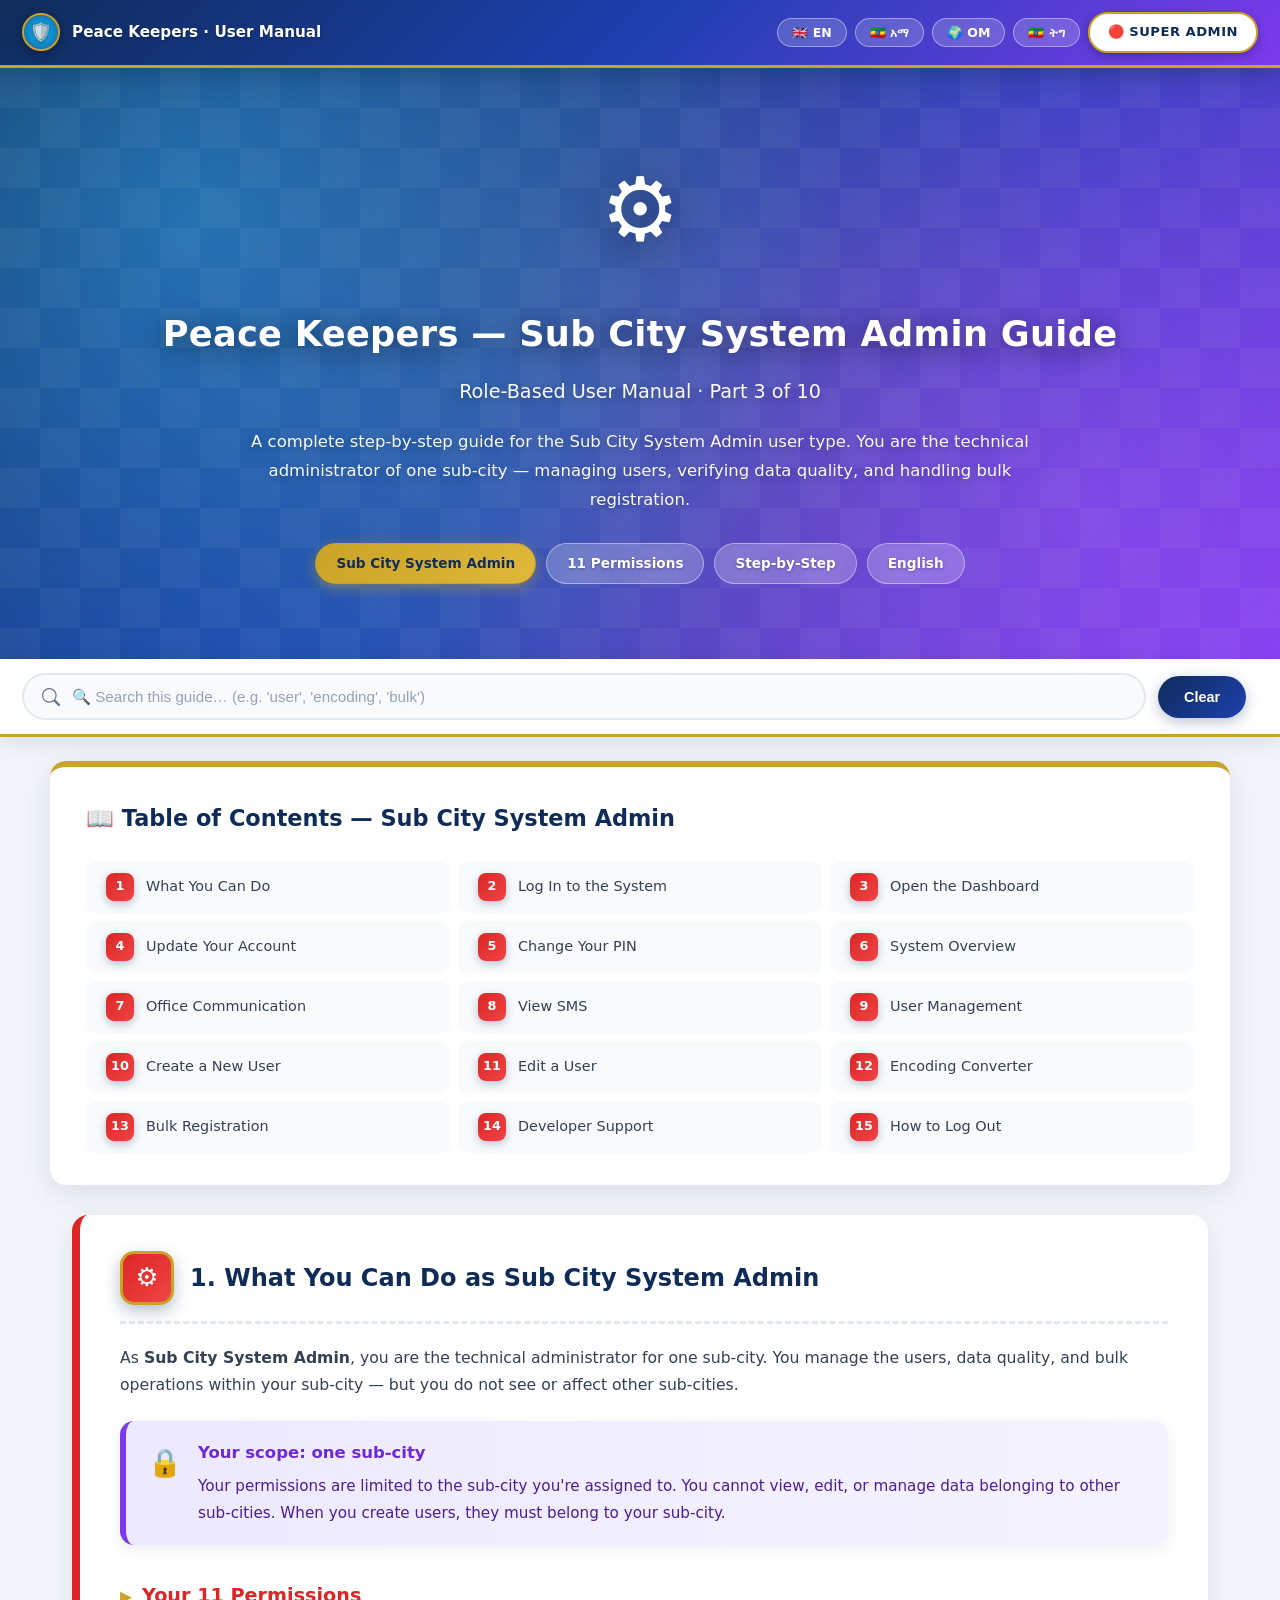
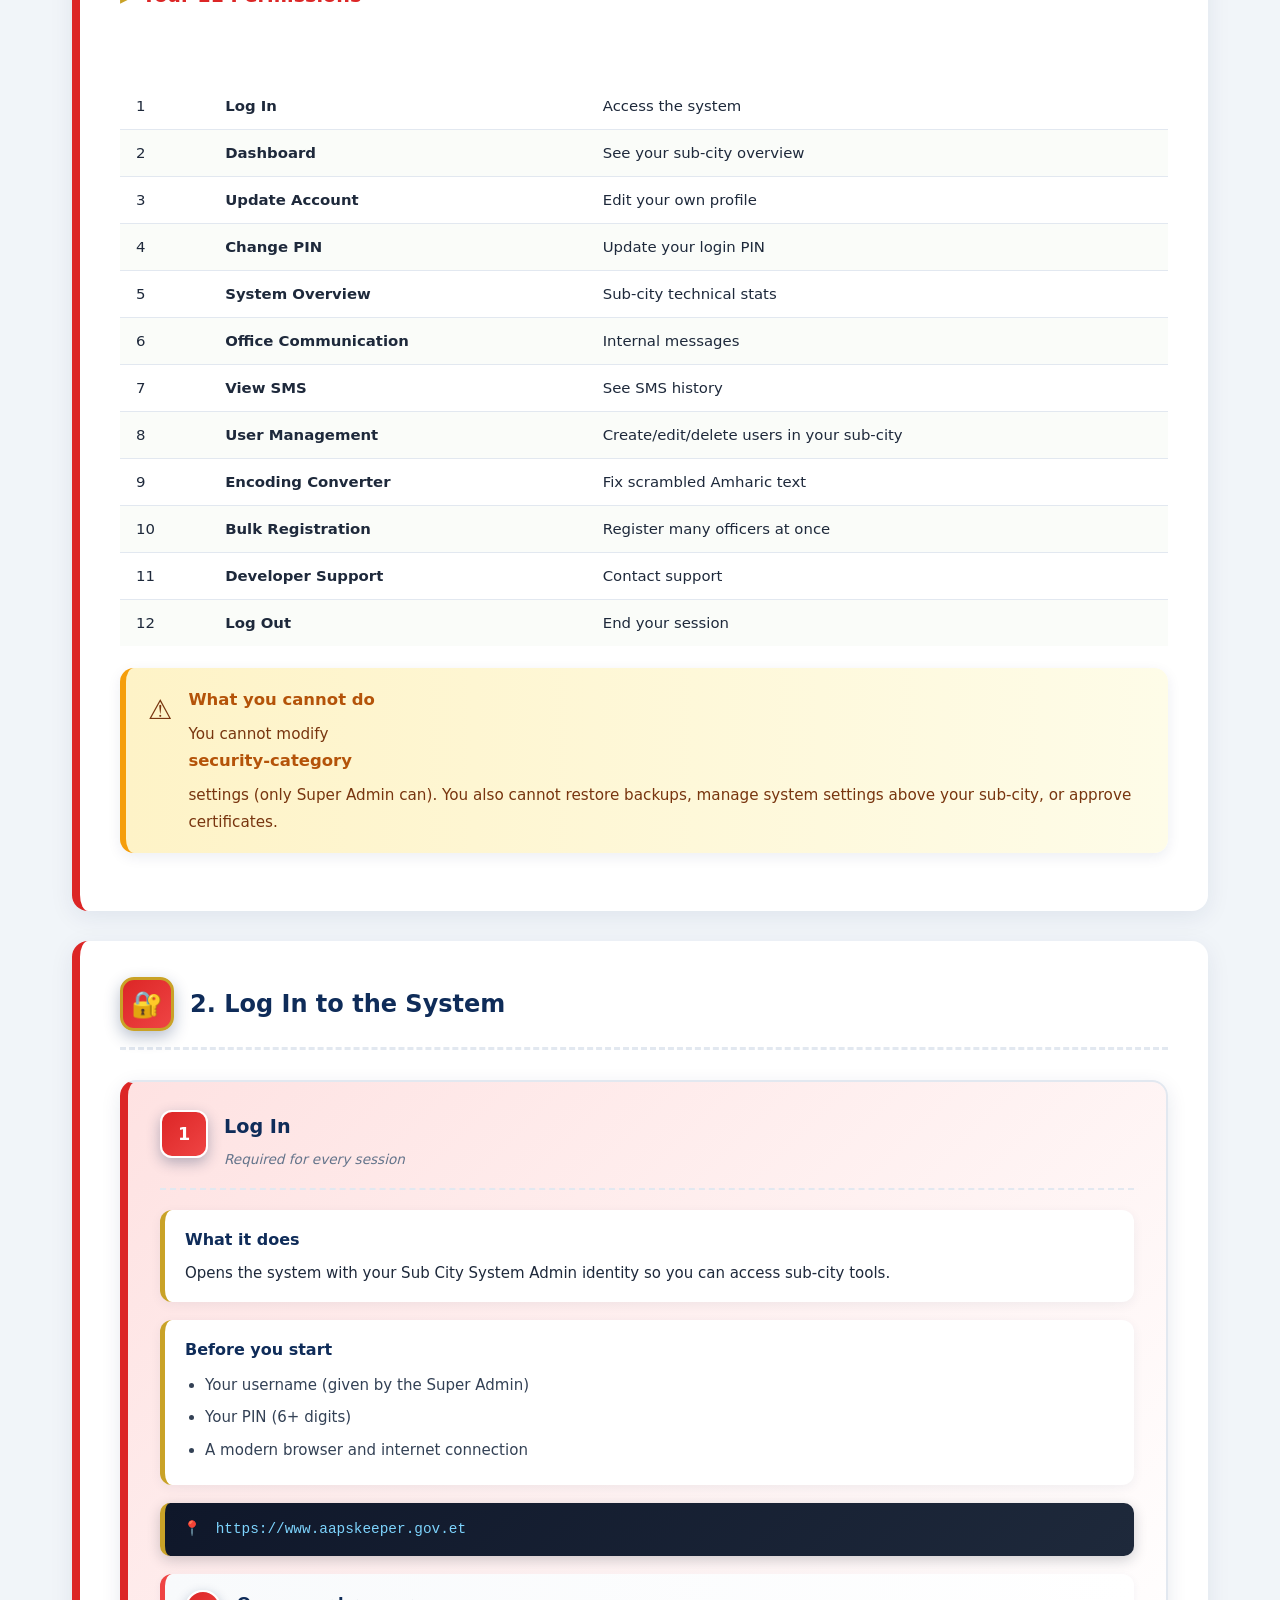
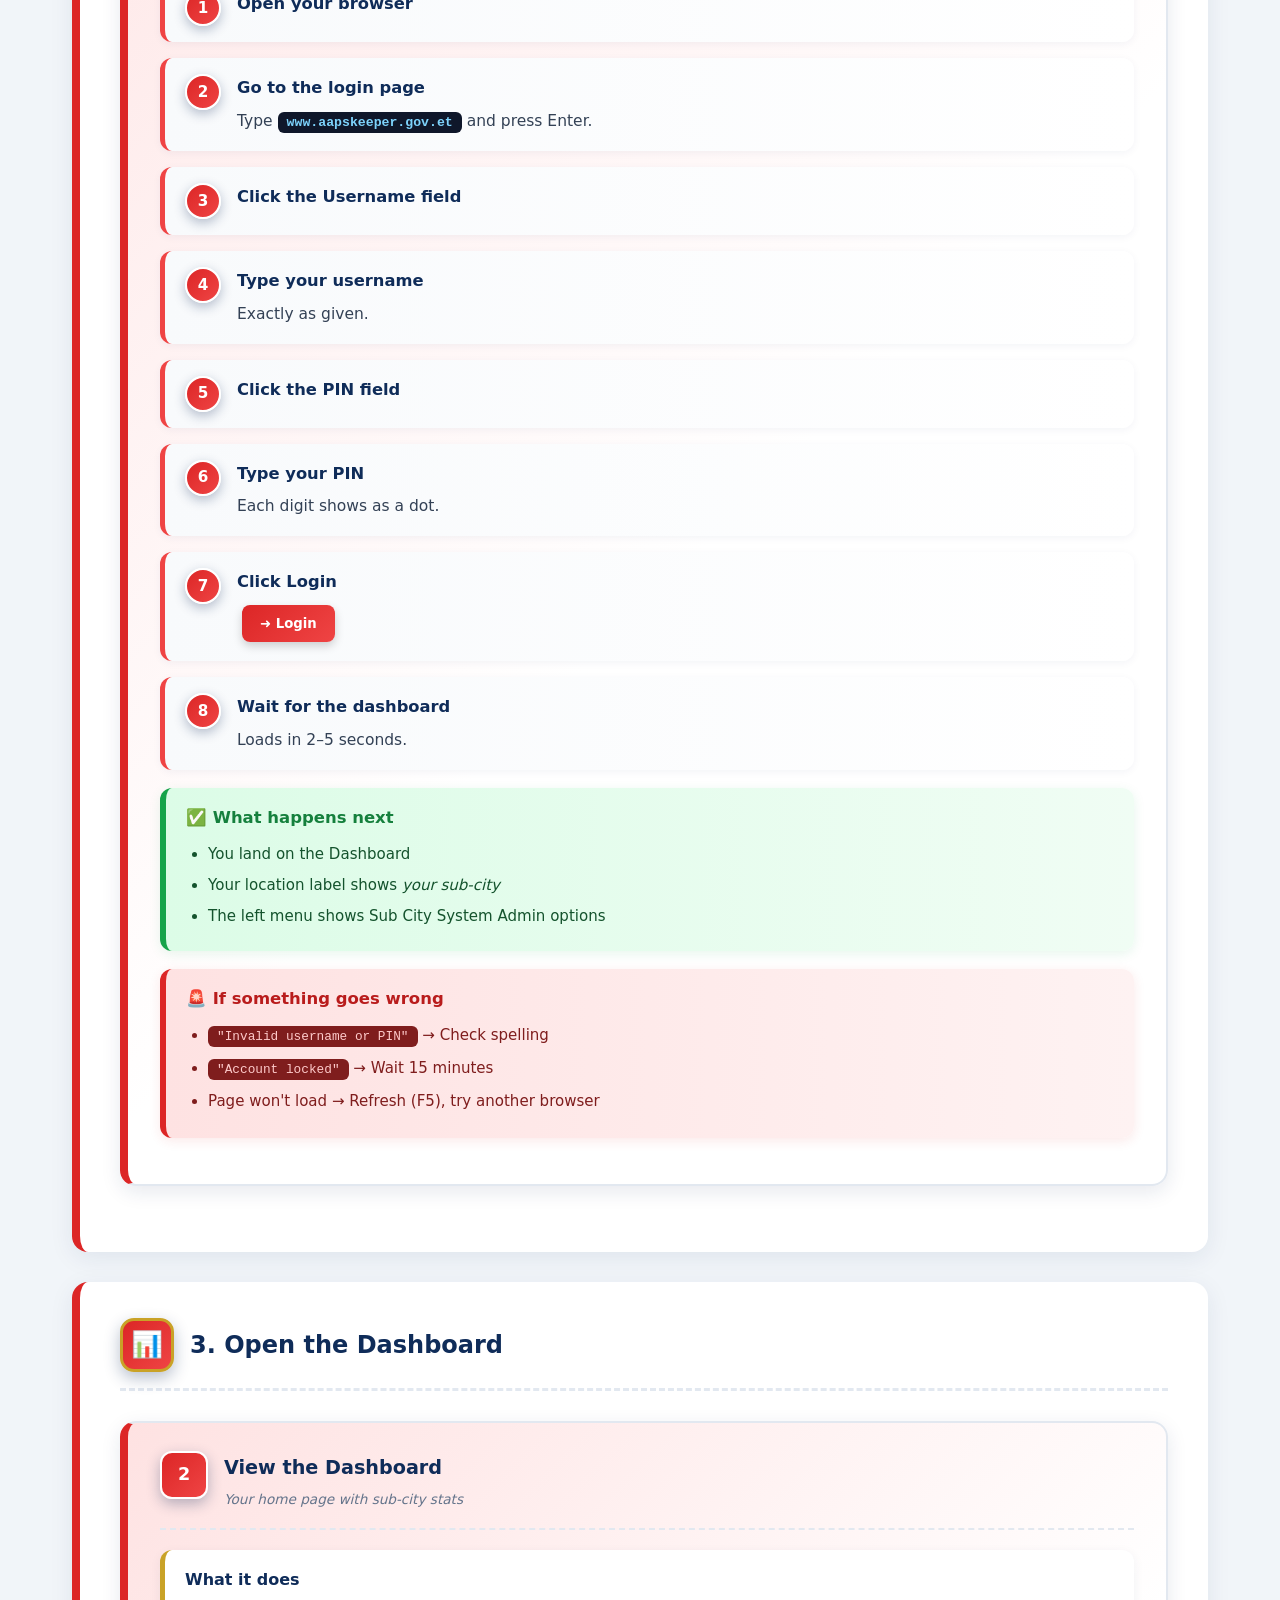
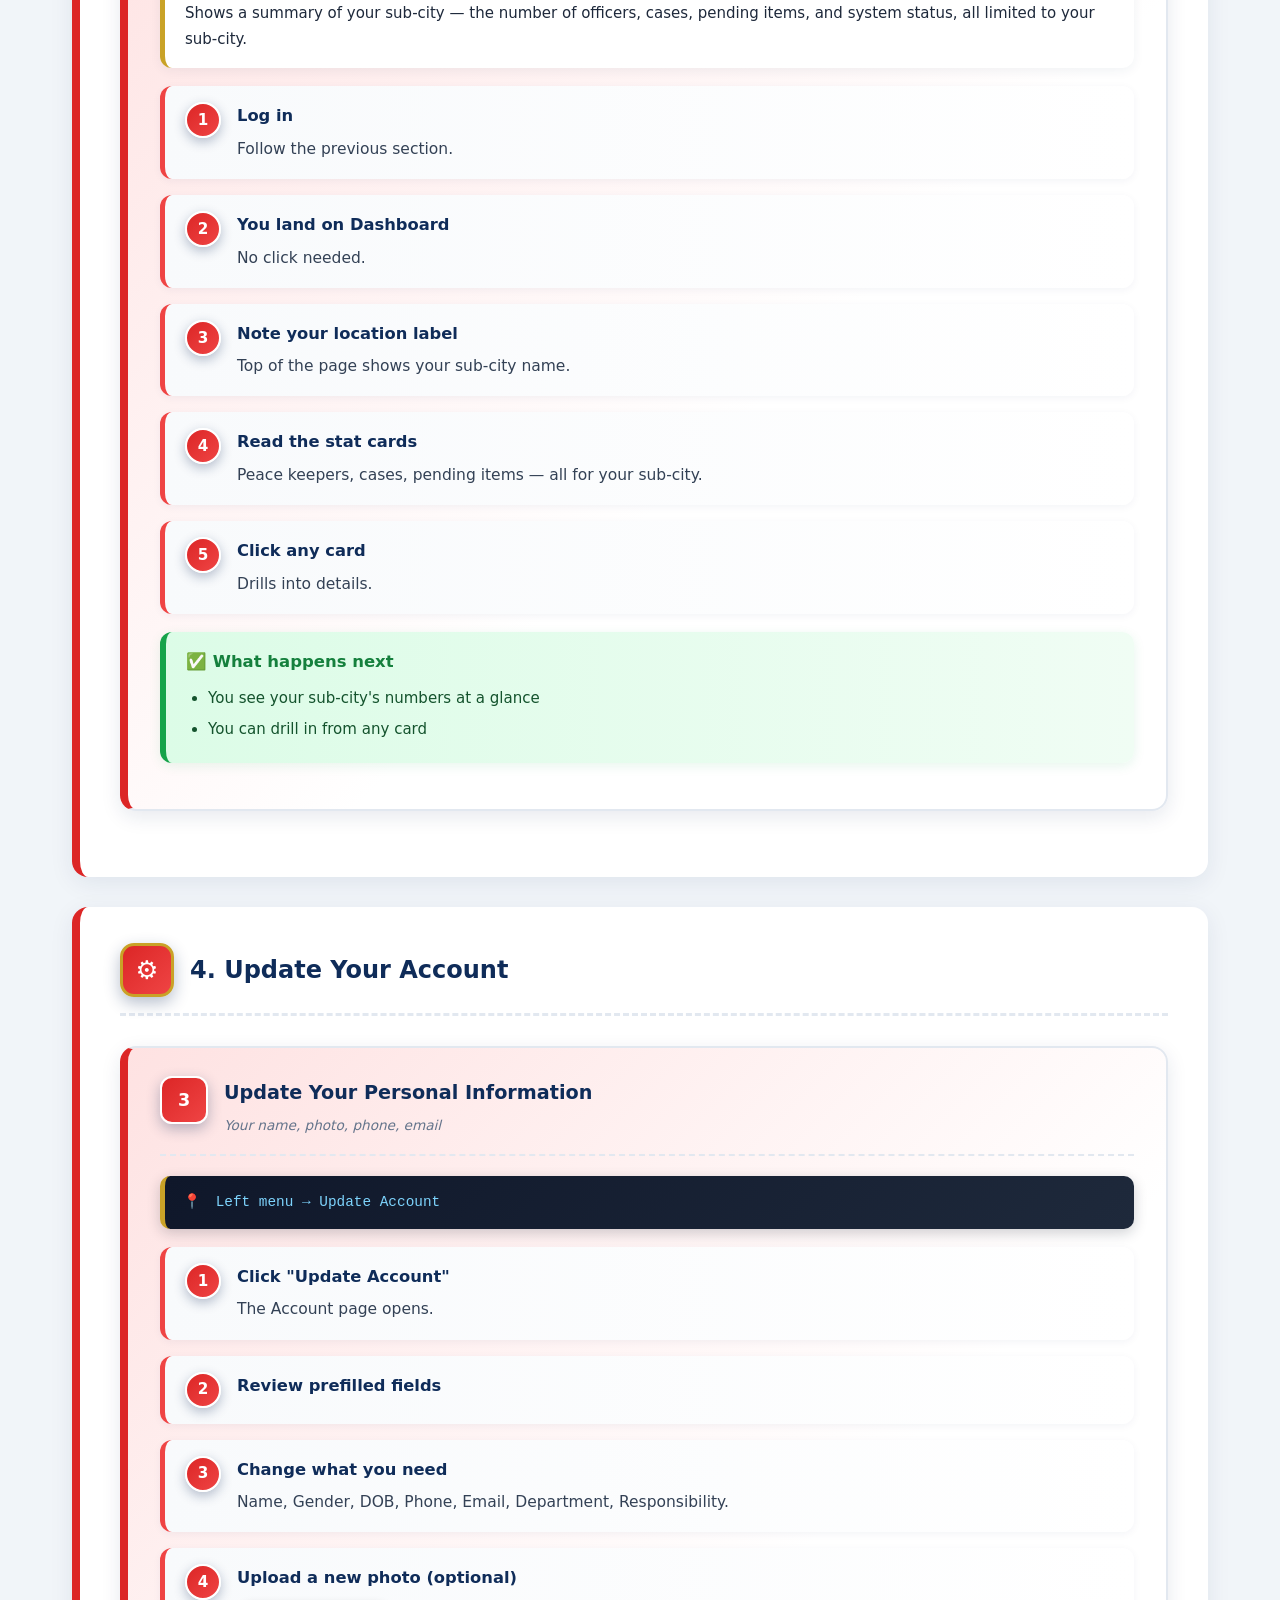
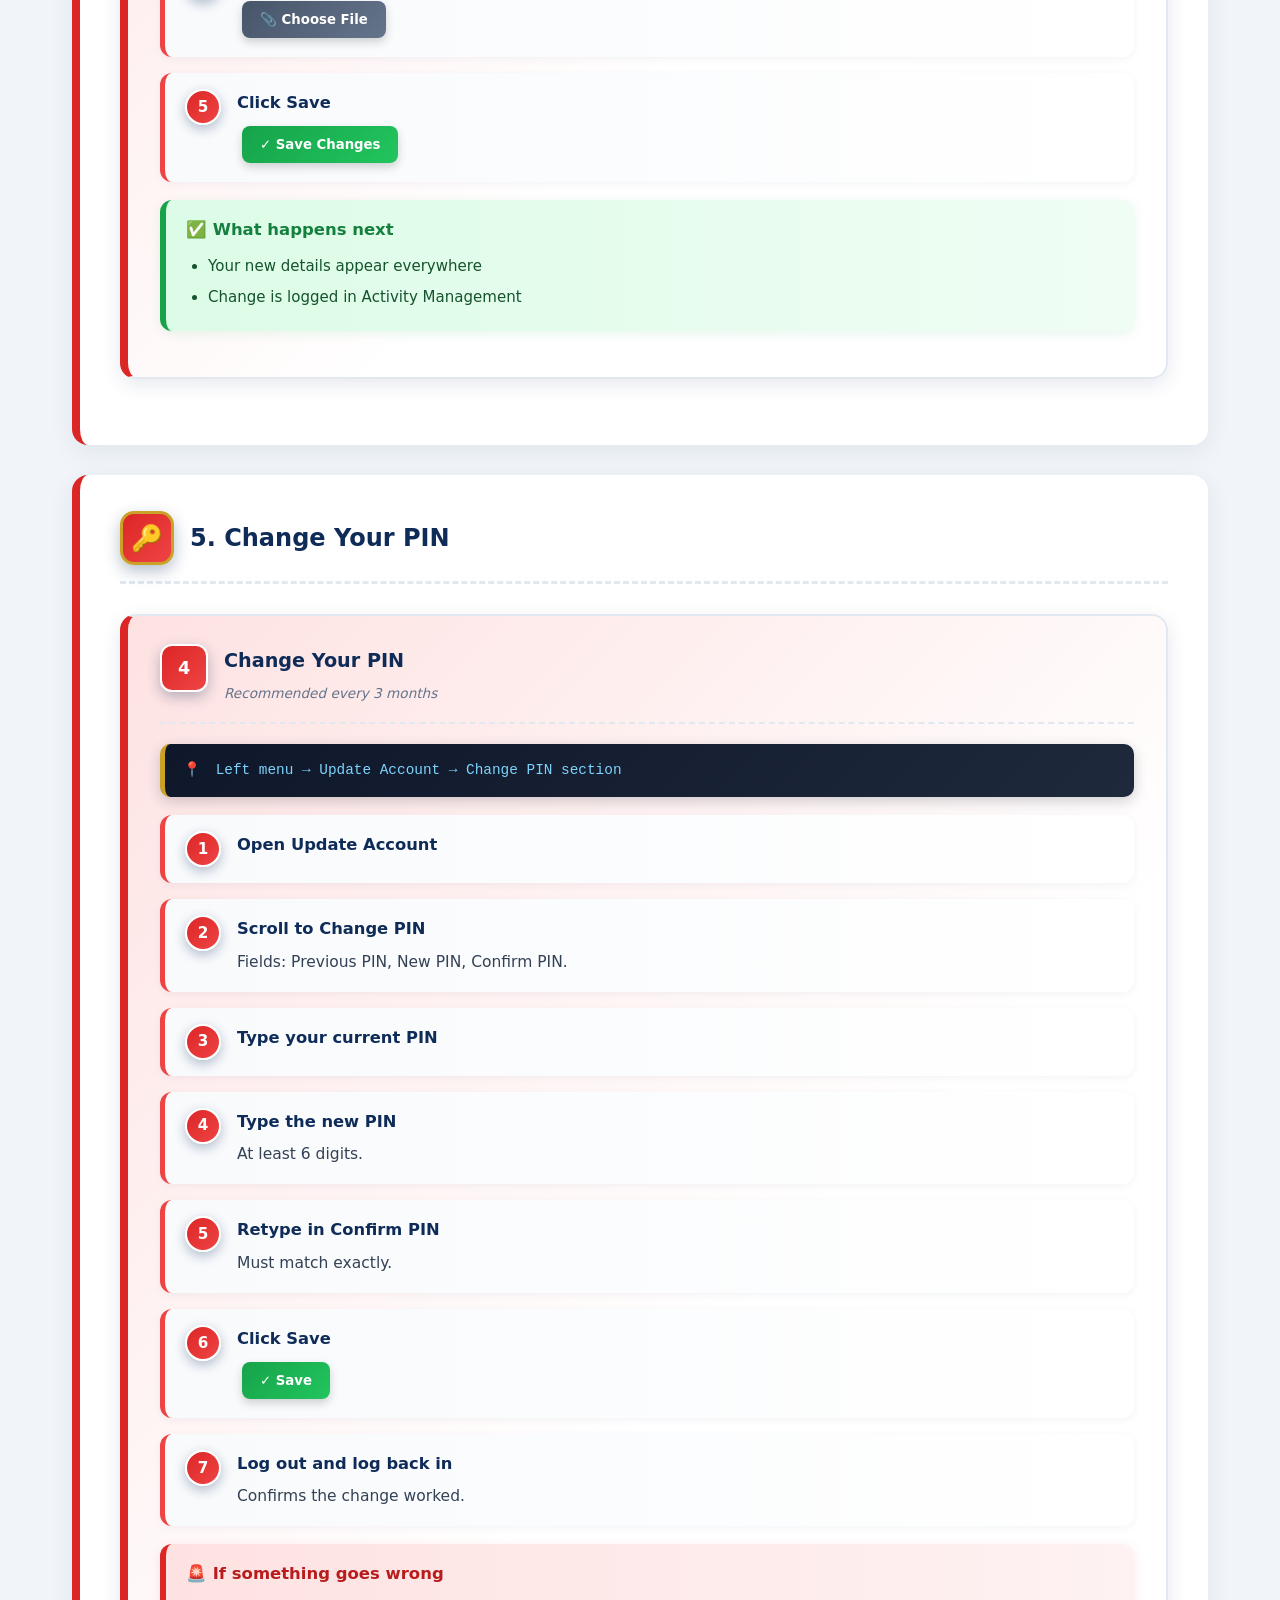
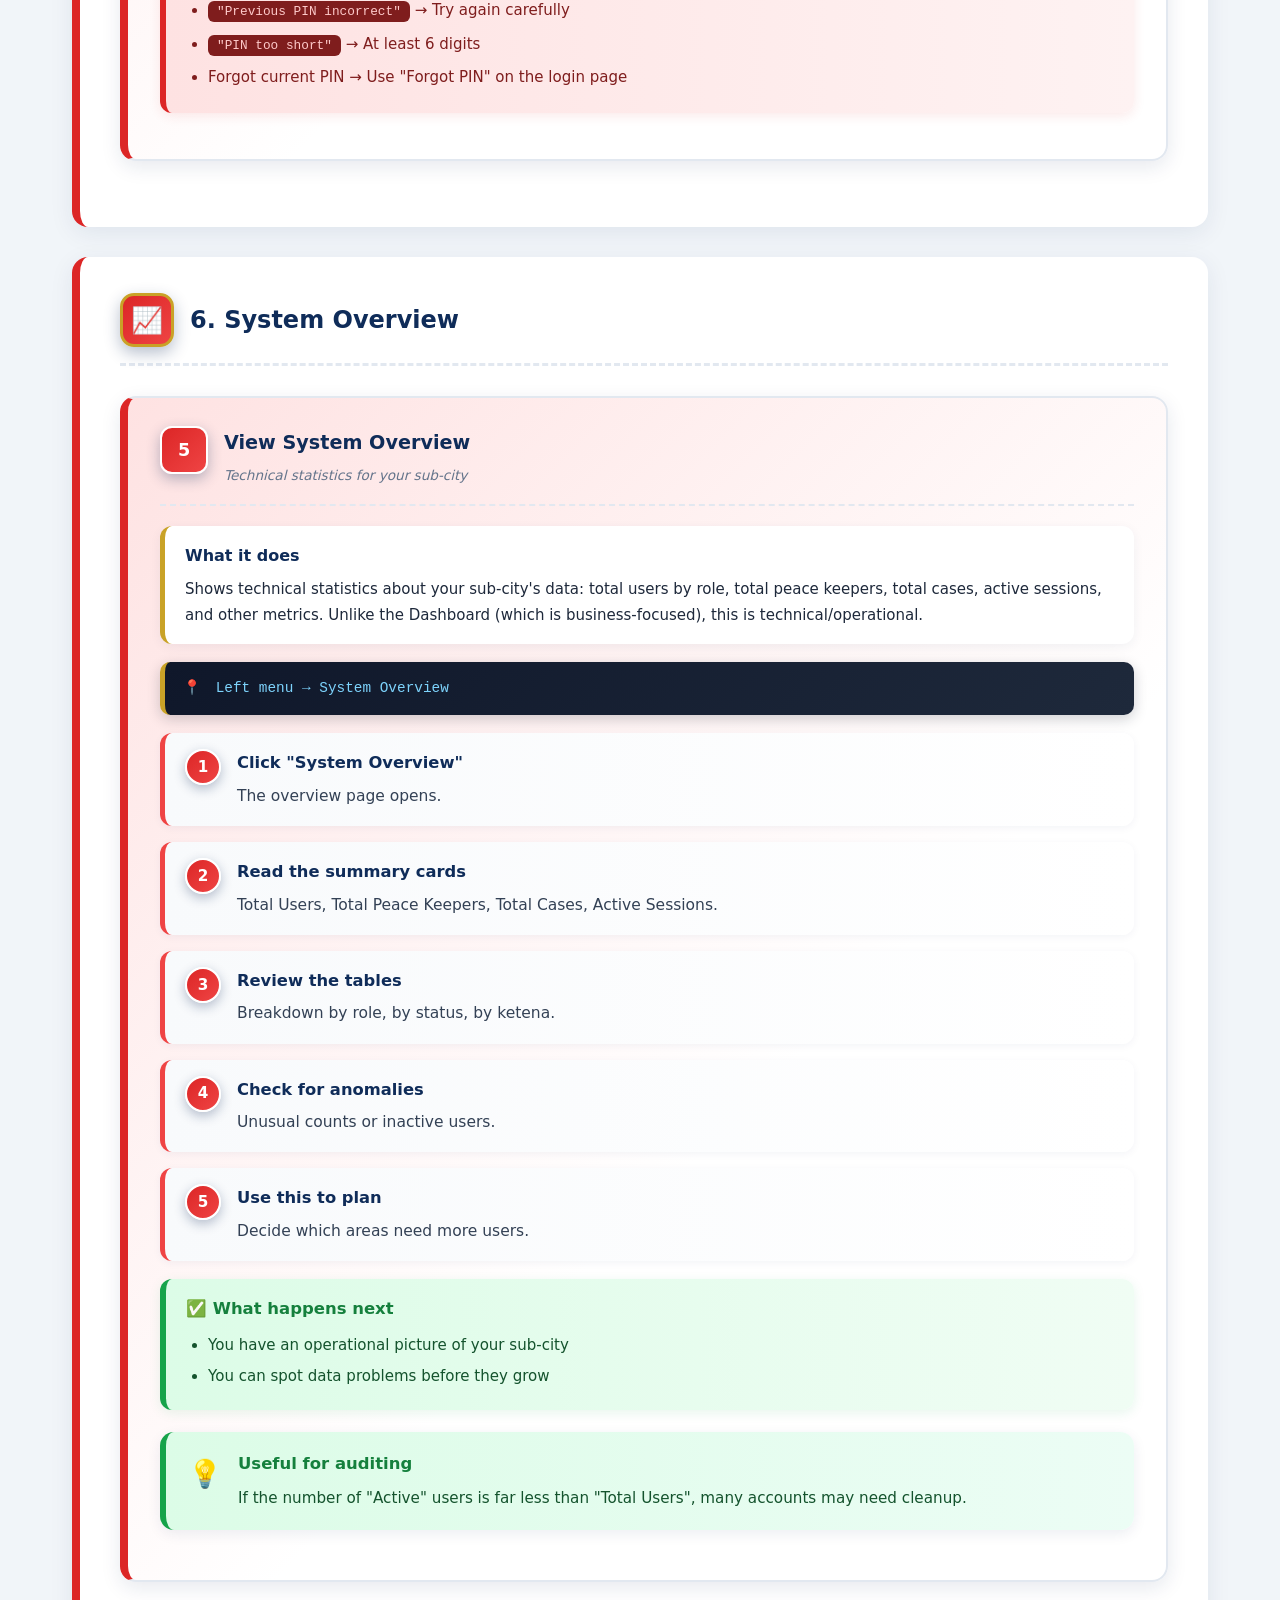
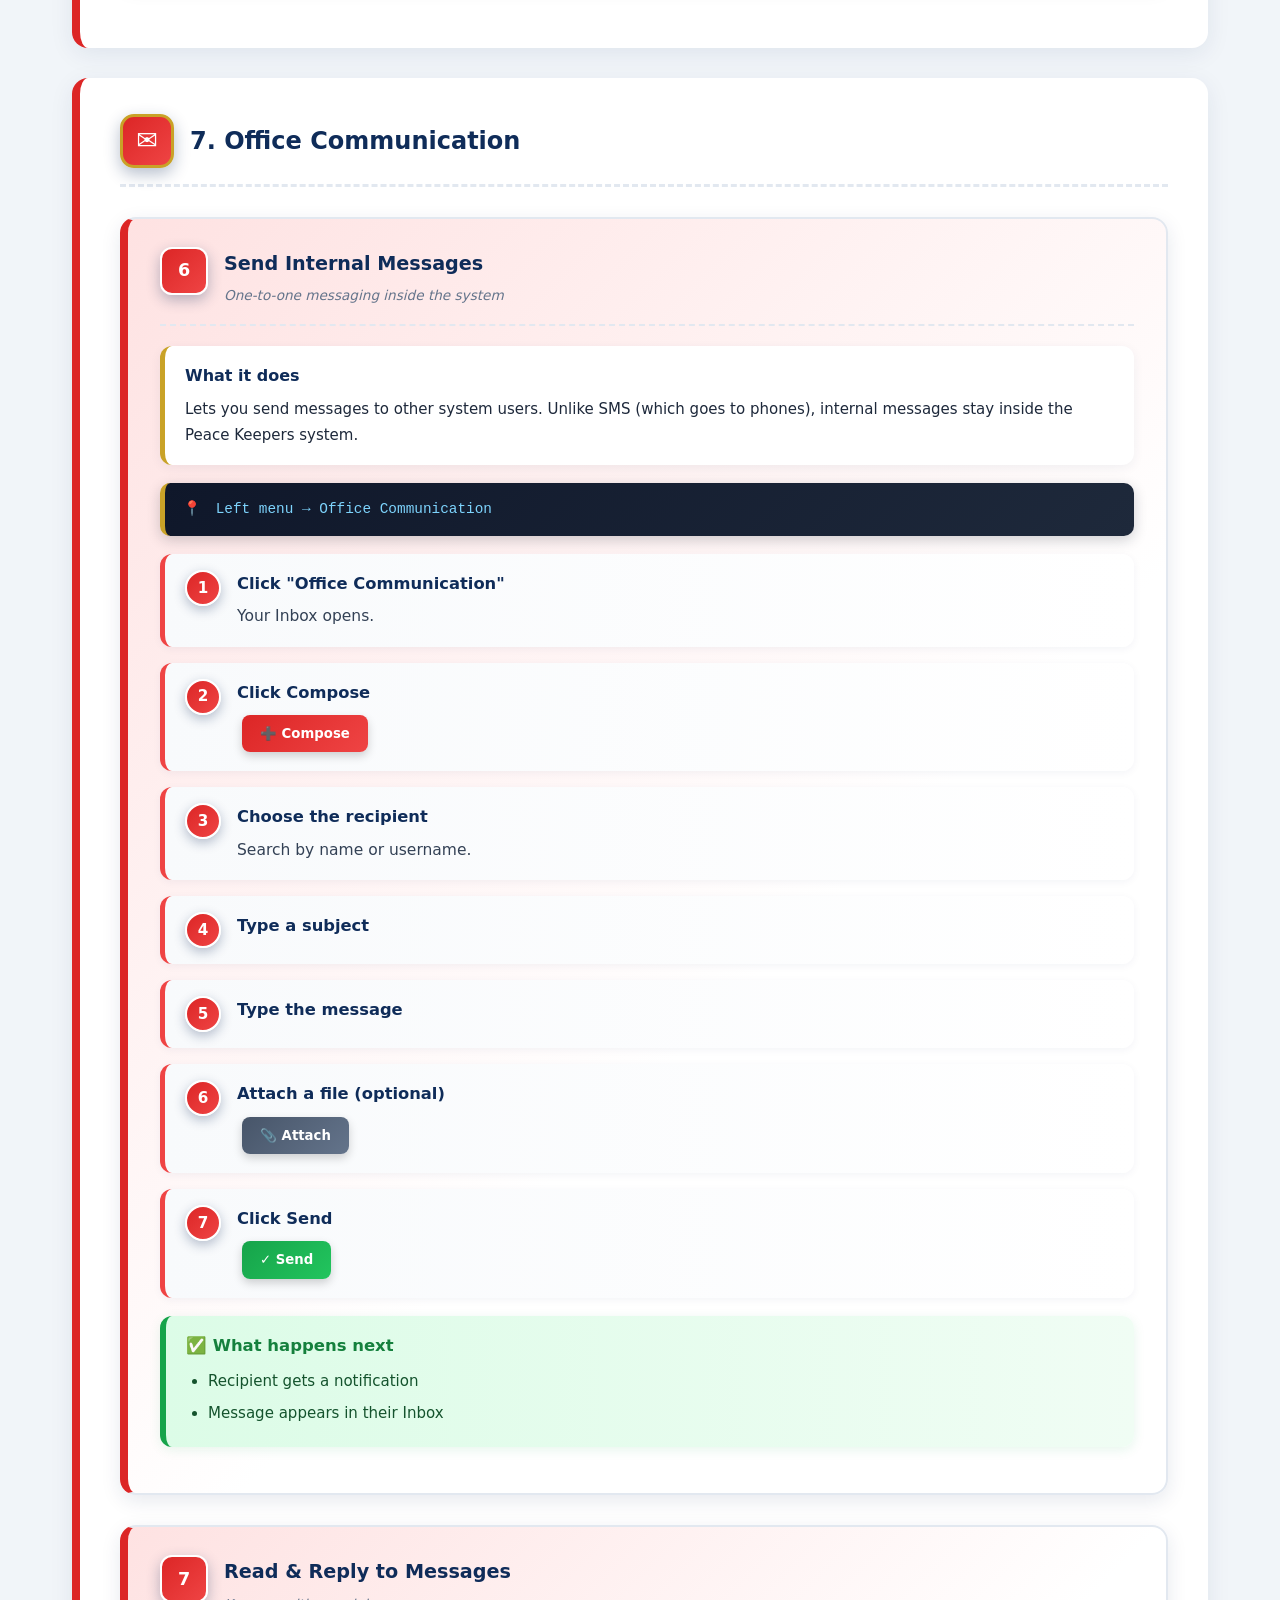
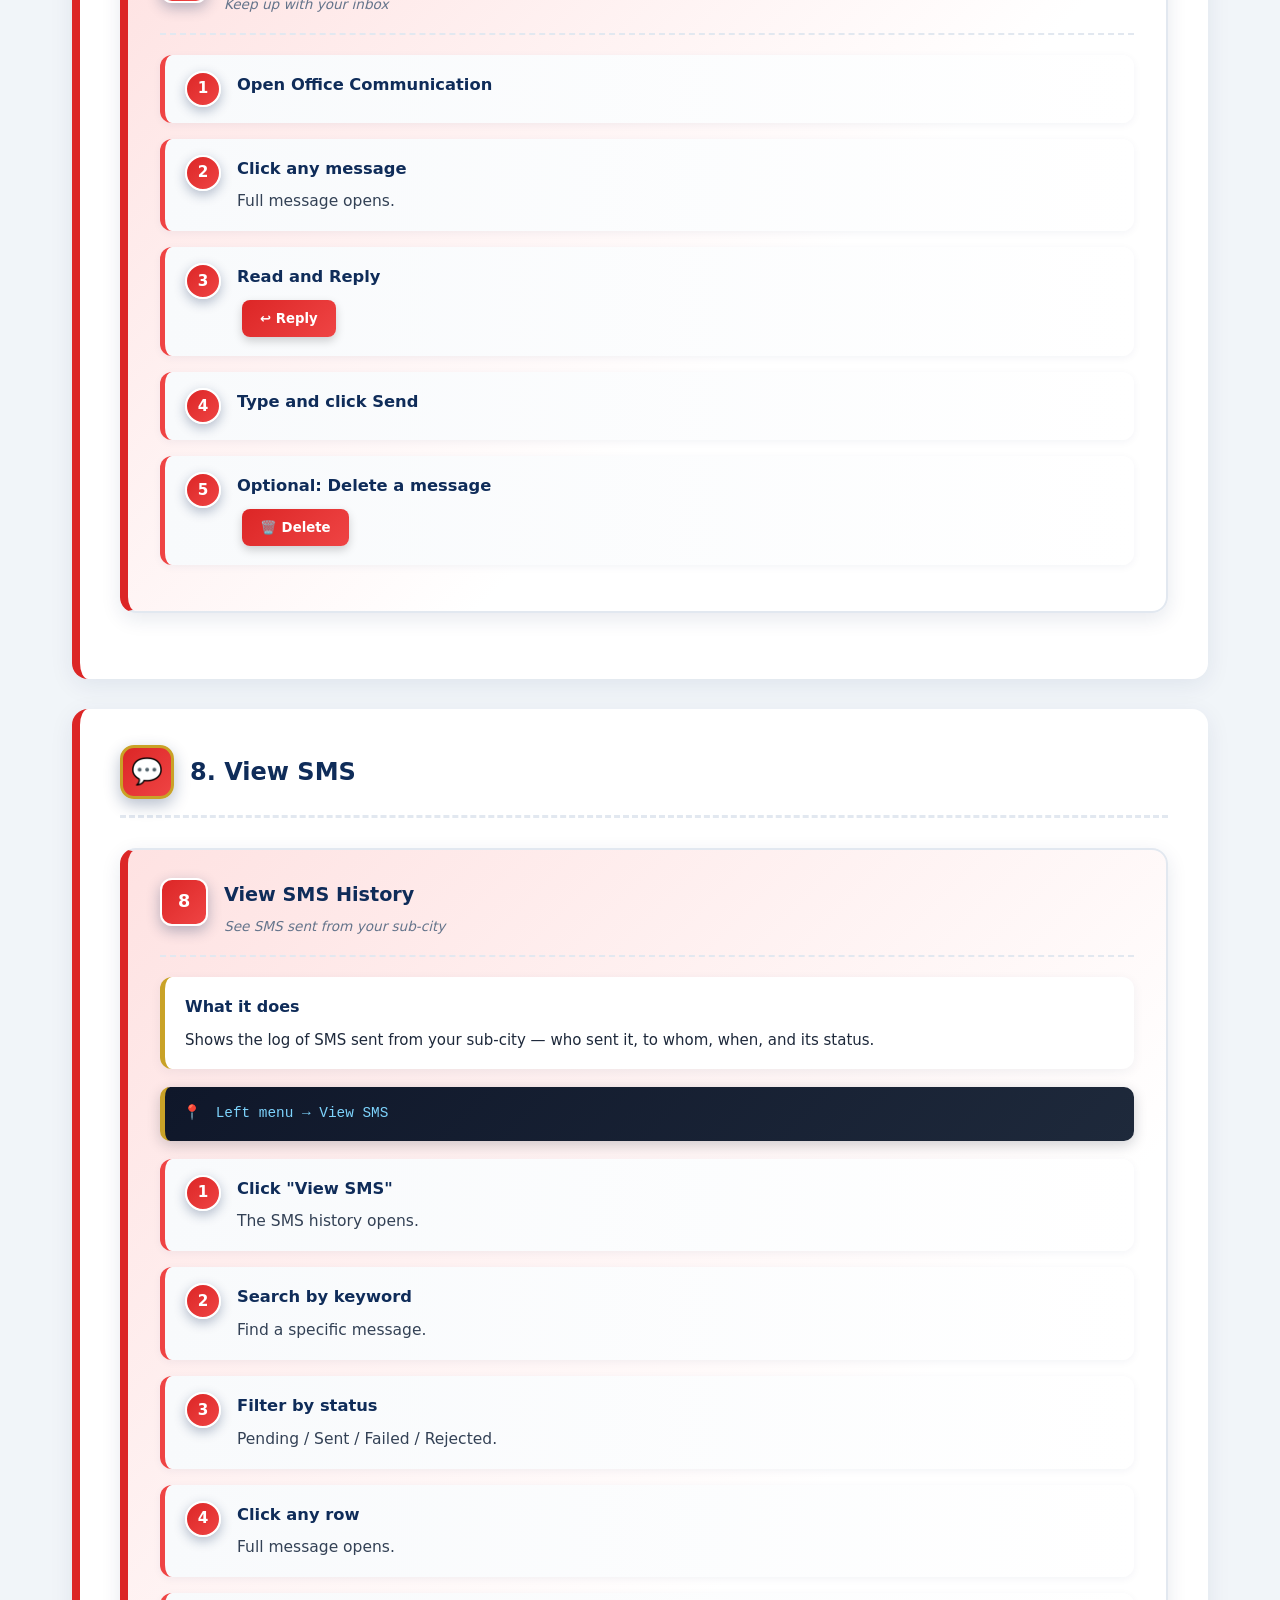
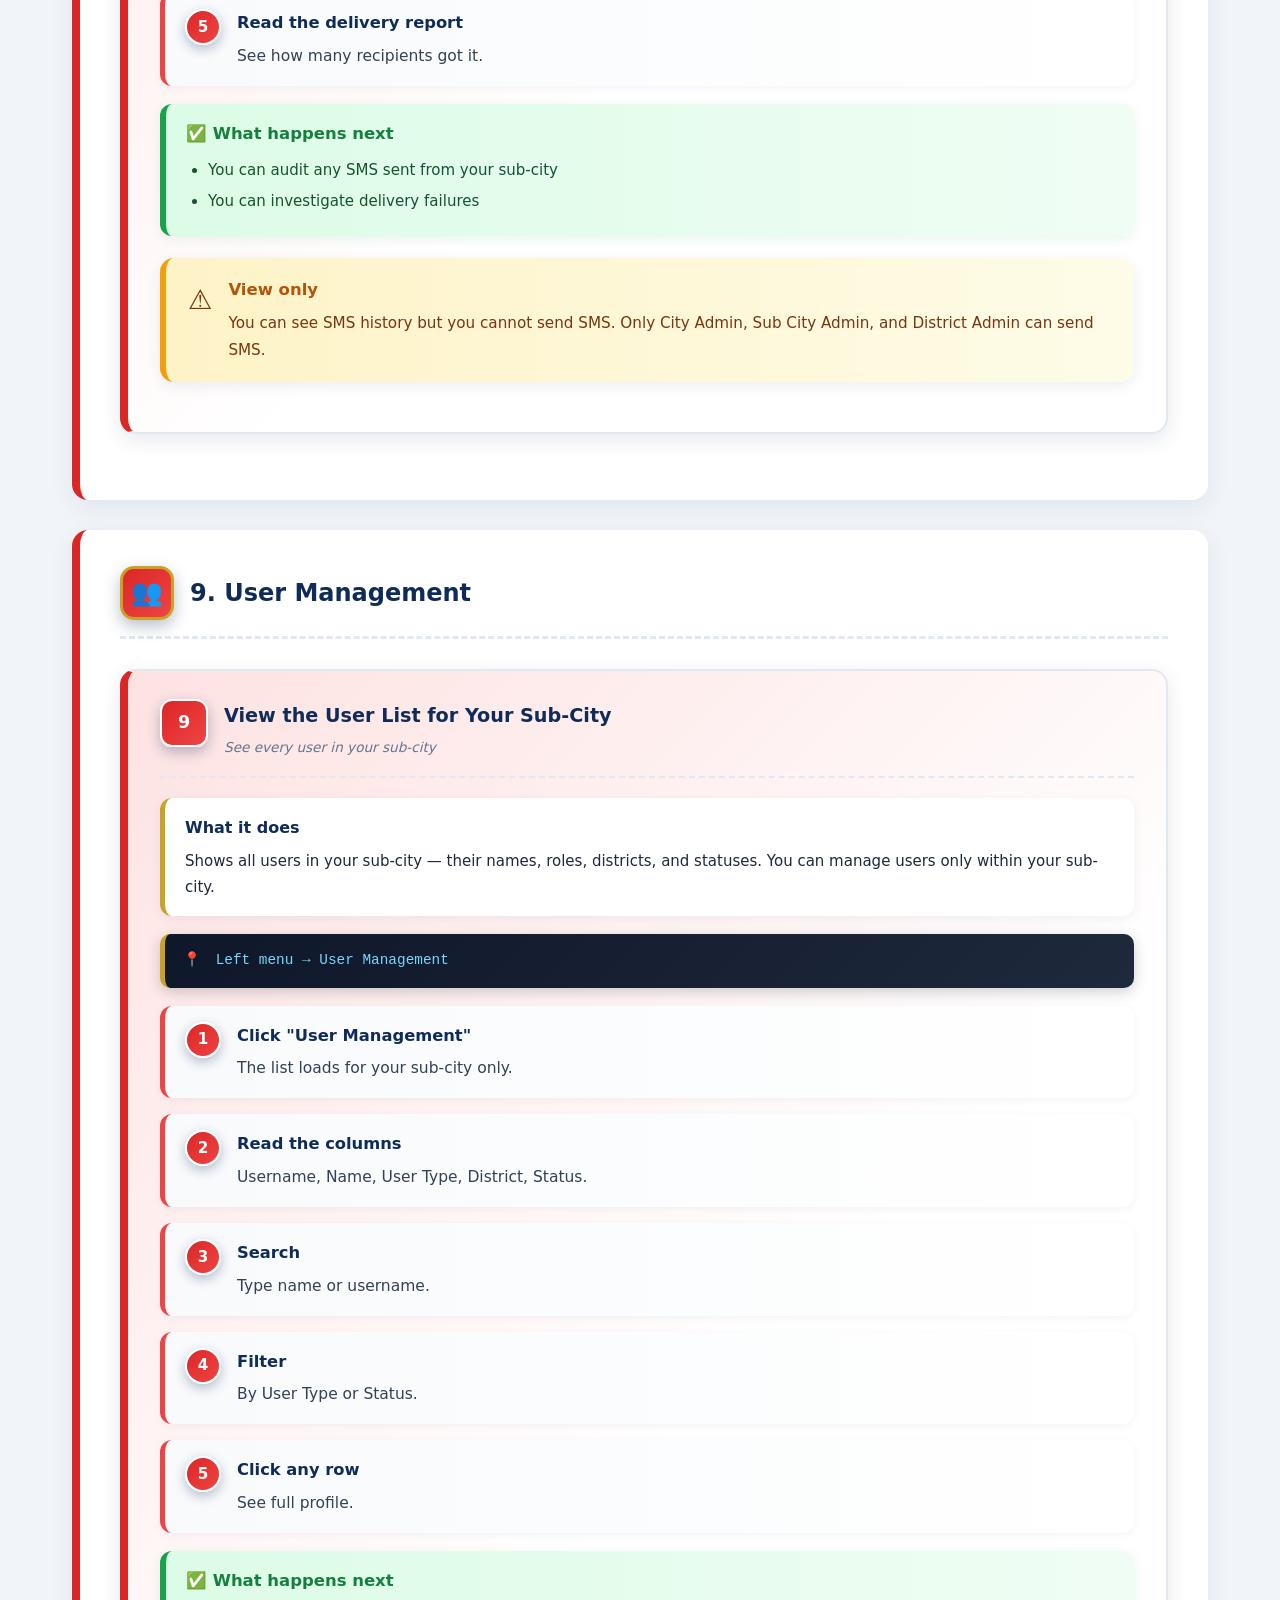
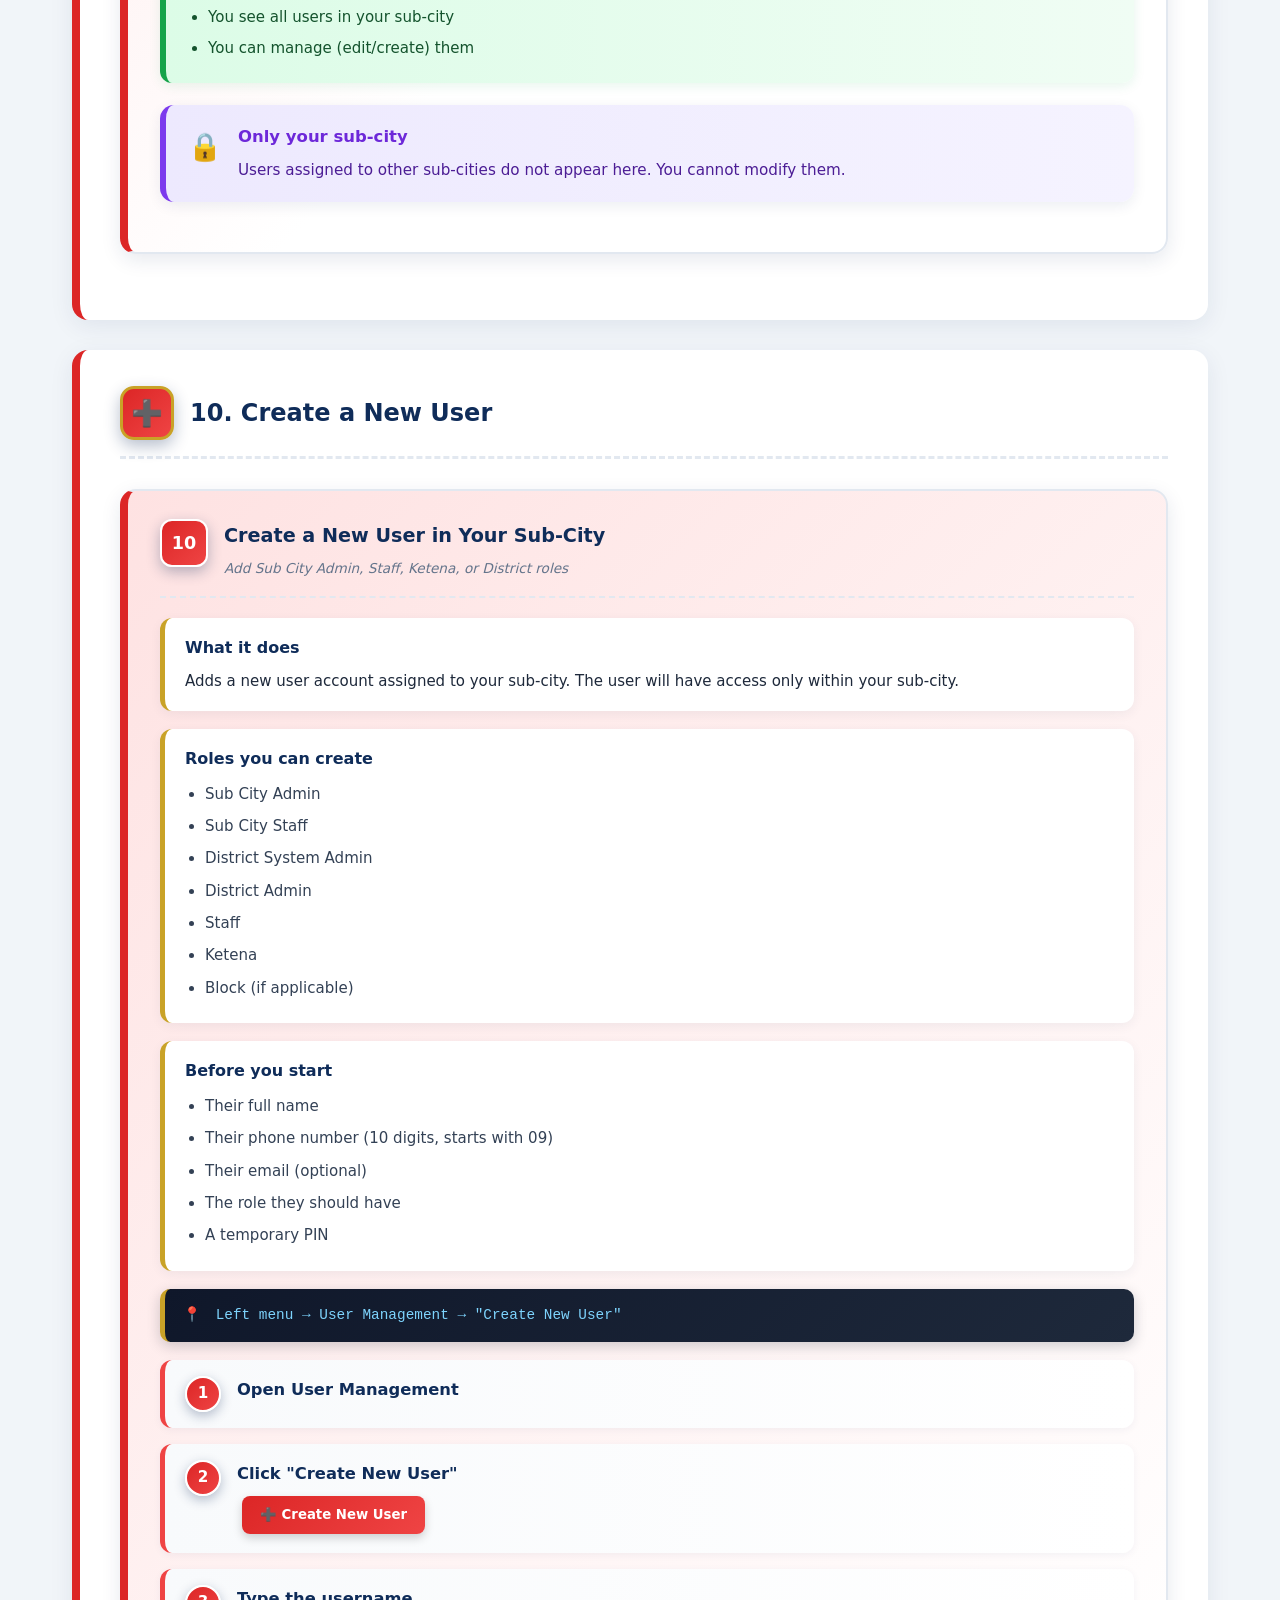
<file: sub-city-system-admin-guide.html>
<!DOCTYPE html>
<html lang="en">
<head>
<meta charset="UTF-8">
<meta name="viewport" content="width=device-width, initial-scale=1.0">
<title>Peace Keepers — Sub City System Admin Guide</title>
<link rel="stylesheet" href="manual-style.css">
<style>
  :root {
    --role: #dc2626;
    --role-2: #ef4444;
    --role-light: #fee2e2;
  }
</style>
</head>
<body>

<div class="top-bar">
  <div class="brand">
    <span class="seal">🛡️</span>
    <span>Peace Keepers · User Manual</span>
  </div>
  <div style="display:flex; gap:8px; align-items:center;">
    <button class="lang-toggle" onclick="translatePage('en')" title="English">🇬🇧 EN</button>
    <button class="lang-toggle" onclick="translatePage('am')" title="አማርኛ">🇪🇹 አማ</button>
    <button class="lang-toggle" onclick="translatePage('om')" title="Afaan Oromoo">🌍 OM</button>
    <button class="lang-toggle" onclick="translatePage('ti')" title="ትግርኛ">🇪🇹 ትግ</button>
    <span class="role-badge">🔴 SUPER ADMIN</span>
  </div>
</div>

<!-- Google Translate hidden container -->
<div id="google_translate_element" style="display:none;"></div>
<script type="text/javascript">
function googleTranslateElementInit() {
  new google.translate.TranslateElement({
    pageLanguage: 'en',
    includedLanguages: 'en,am,om,ti',
    autoDisplay: false
  }, 'google_translate_element');
}
function translatePage(lang) {
  const select = document.querySelector('.goog-te-combo');
  if (select) {
    select.value = lang;
    select.dispatchEvent(new Event('change'));
  }
}
</script>
<script type="text/javascript" src="//translate.google.com/translate_a/element.js?cb=googleTranslateElementInit"></script>
<!-- ============ HERO ============ -->
<header class="hero">
  <span class="seal-big">⚙️</span>
  <h1>Peace Keepers — Sub City System Admin Guide</h1>
  <h2>Role-Based User Manual · Part 3 of 10</h2>
  <p class="lead">A complete step-by-step guide for the Sub City System Admin user type. You are the technical administrator of one sub-city — managing users, verifying data quality, and handling bulk registration.</p>
  <div class="badges">
    <span class="badge gold">Sub City System Admin</span>
    <span class="badge">11 Permissions</span>
    <span class="badge">Step-by-Step</span>
    <span class="badge">English</span>
  </div>
</header>

<!-- ============ SEARCH ============ -->
<div class="search-bar">
  <input type="text" id="searchInput" placeholder="🔍 Search this guide… (e.g. 'user', 'encoding', 'bulk')" oninput="searchManual()">
  <button onclick="clearSearch()">Clear</button>
  <span class="search-stats" id="stats"></span>
</div>

<!-- ============ TOC ============ -->
<nav class="toc">
  <h2>📖 Table of Contents — Sub City System Admin</h2>
  <ol>
    <li><a href="#about">What You Can Do</a></li>
    <li><a href="#login">Log In to the System</a></li>
    <li><a href="#dashboard">Open the Dashboard</a></li>
    <li><a href="#update-account">Update Your Account</a></li>
    <li><a href="#change-pin">Change Your PIN</a></li>
    <li><a href="#system-overview">System Overview</a></li>
    <li><a href="#office-com">Office Communication</a></li>
    <li><a href="#view-sms">View SMS</a></li>
    <li><a href="#user-mgmt">User Management</a></li>
    <li><a href="#create-user">Create a New User</a></li>
    <li><a href="#edit-user">Edit a User</a></li>
    <li><a href="#encoding">Encoding Converter</a></li>
    <li><a href="#bulk-reg">Bulk Registration</a></li>
    <li><a href="#dev-support">Developer Support</a></li>
    <li><a href="#logout">How to Log Out</a></li>
  </ol>
</nav>

<main>

<!-- ============ ABOUT ============ -->
<section id="about">
  <h2><span class="icon">⚙️</span>1. What You Can Do as Sub City System Admin</h2>

  <p>As <strong>Sub City System Admin</strong>, you are the technical administrator for one sub-city. You manage the users, data quality, and bulk operations within your sub-city — but you do not see or affect other sub-cities.</p>

  <div class="callout purple">
    <span class="co-icon">🔒</span>
    <div>
      <strong>Your scope: one sub-city</strong>
      Your permissions are limited to the sub-city you're assigned to. You cannot view, edit, or manage data belonging to other sub-cities. When you create users, they must belong to your sub-city.
    </div>
  </div>

  <h3>Your 11 Permissions</h3>

  <table style="width:100%; border-collapse:collapse; margin:16px 0; font-size:.93rem">
    <tr style="background:linear-gradient(135deg,var(--subcity),#a78bfa); color:#fff">
      <th style="padding:12px 16px; text-align:left">#</th>
      <th style="padding:12px 16px; text-align:left">Permission</th>
      <th style="padding:12px 16px; text-align:left">What it does</th>
    </tr>
    <tr>
      <td style="padding:10px 16px; border-bottom:1px solid var(--border)">1</td>
      <td style="padding:10px 16px; border-bottom:1px solid var(--border)"><strong>Log In</strong></td>
      <td style="padding:10px 16px; border-bottom:1px solid var(--border)">Access the system</td>
    </tr>
    <tr style="background:#fafcf9">
      <td style="padding:10px 16px; border-bottom:1px solid var(--border)">2</td>
      <td style="padding:10px 16px; border-bottom:1px solid var(--border)"><strong>Dashboard</strong></td>
      <td style="padding:10px 16px; border-bottom:1px solid var(--border)">See your sub-city overview</td>
    </tr>
    <tr>
      <td style="padding:10px 16px; border-bottom:1px solid var(--border)">3</td>
      <td style="padding:10px 16px; border-bottom:1px solid var(--border)"><strong>Update Account</strong></td>
      <td style="padding:10px 16px; border-bottom:1px solid var(--border)">Edit your own profile</td>
    </tr>
    <tr style="background:#fafcf9">
      <td style="padding:10px 16px; border-bottom:1px solid var(--border)">4</td>
      <td style="padding:10px 16px; border-bottom:1px solid var(--border)"><strong>Change PIN</strong></td>
      <td style="padding:10px 16px; border-bottom:1px solid var(--border)">Update your login PIN</td>
    </tr>
    <tr>
      <td style="padding:10px 16px; border-bottom:1px solid var(--border)">5</td>
      <td style="padding:10px 16px; border-bottom:1px solid var(--border)"><strong>System Overview</strong></td>
      <td style="padding:10px 16px; border-bottom:1px solid var(--border)">Sub-city technical stats</td>
    </tr>
    <tr style="background:#fafcf9">
      <td style="padding:10px 16px; border-bottom:1px solid var(--border)">6</td>
      <td style="padding:10px 16px; border-bottom:1px solid var(--border)"><strong>Office Communication</strong></td>
      <td style="padding:10px 16px; border-bottom:1px solid var(--border)">Internal messages</td>
    </tr>
    <tr>
      <td style="padding:10px 16px; border-bottom:1px solid var(--border)">7</td>
      <td style="padding:10px 16px; border-bottom:1px solid var(--border)"><strong>View SMS</strong></td>
      <td style="padding:10px 16px; border-bottom:1px solid var(--border)">See SMS history</td>
    </tr>
    <tr style="background:#fafcf9">
      <td style="padding:10px 16px; border-bottom:1px solid var(--border)">8</td>
      <td style="padding:10px 16px; border-bottom:1px solid var(--border)"><strong>User Management</strong></td>
      <td style="padding:10px 16px; border-bottom:1px solid var(--border)">Create/edit/delete users in your sub-city</td>
    </tr>
    <tr>
      <td style="padding:10px 16px; border-bottom:1px solid var(--border)">9</td>
      <td style="padding:10px 16px; border-bottom:1px solid var(--border)"><strong>Encoding Converter</strong></td>
      <td style="padding:10px 16px; border-bottom:1px solid var(--border)">Fix scrambled Amharic text</td>
    </tr>
    <tr style="background:#fafcf9">
      <td style="padding:10px 16px; border-bottom:1px solid var(--border)">10</td>
      <td style="padding:10px 16px; border-bottom:1px solid var(--border)"><strong>Bulk Registration</strong></td>
      <td style="padding:10px 16px; border-bottom:1px solid var(--border)">Register many officers at once</td>
    </tr>
    <tr>
      <td style="padding:10px 16px; border-bottom:1px solid var(--border)">11</td>
      <td style="padding:10px 16px; border-bottom:1px solid var(--border)"><strong>Developer Support</strong></td>
      <td style="padding:10px 16px; border-bottom:1px solid var(--border)">Contact support</td>
    </tr>
    <tr style="background:#fafcf9">
      <td style="padding:10px 16px">12</td>
      <td style="padding:10px 16px"><strong>Log Out</strong></td>
      <td style="padding:10px 16px">End your session</td>
    </tr>
  </table>

  <div class="callout warn">
    <span class="co-icon">⚠️</span>
    <div>
      <strong>What you cannot do</strong>
      You cannot modify <strong>security-category</strong> settings (only Super Admin can). You also cannot restore backups, manage system settings above your sub-city, or approve certificates.
    </div>
  </div>
</section>

<!-- ============ 1. LOGIN ============ -->
<section id="login">
  <h2><span class="icon">🔐</span>2. Log In to the System</h2>

  <div class="permission">
    <div class="perm-header">
      <div class="perm-num">1</div>
      <div>
        <div class="perm-title">Log In</div>
        <div class="perm-sub">Required for every session</div>
      </div>
    </div>

    <div class="info-block">
      <strong>What it does</strong>
      Opens the system with your Sub City System Admin identity so you can access sub-city tools.
    </div>

    <div class="info-block">
      <strong>Before you start</strong>
      <ul>
        <li>Your username (given by the Super Admin)</li>
        <li>Your PIN (6+ digits)</li>
        <li>A modern browser and internet connection</li>
      </ul>
    </div>

    <div class="menu-path">https://www.aapskeeper.gov.et</div>

    <ol class="steps">
      <li><span class="step-badge">1</span><div class="step-text"><strong>Open your browser</strong></div></li>
      <li><span class="step-badge">2</span><div class="step-text"><strong>Go to the login page</strong>Type <code>www.aapskeeper.gov.et</code> and press Enter.</div></li>
      <li><span class="step-badge">3</span><div class="step-text"><strong>Click the Username field</strong></div></li>
      <li><span class="step-badge">4</span><div class="step-text"><strong>Type your username</strong>Exactly as given.</div></li>
      <li><span class="step-badge">5</span><div class="step-text"><strong>Click the PIN field</strong></div></li>
      <li><span class="step-badge">6</span><div class="step-text"><strong>Type your PIN</strong>Each digit shows as a dot.</div></li>
      <li><span class="step-badge">7</span><div class="step-text"><strong>Click Login</strong><span class="btn-mock primary">➜ Login</span></div></li>
      <li><span class="step-badge">8</span><div class="step-text"><strong>Wait for the dashboard</strong>Loads in 2–5 seconds.</div></li>
    </ol>

    <div class="outcome">
      <strong>✅ What happens next</strong>
      <ul>
        <li>You land on the Dashboard</li>
        <li>Your location label shows <em>your sub-city</em></li>
        <li>The left menu shows Sub City System Admin options</li>
      </ul>
    </div>

    <div class="troubleshoot">
      <strong>🚨 If something goes wrong</strong>
      <ul>
        <li><code>"Invalid username or PIN"</code> → Check spelling</li>
        <li><code>"Account locked"</code> → Wait 15 minutes</li>
        <li>Page won't load → Refresh (F5), try another browser</li>
      </ul>
    </div>
  </div>
</section>

<!-- ============ 2. DASHBOARD ============ -->
<section id="dashboard">
  <h2><span class="icon">📊</span>3. Open the Dashboard</h2>

  <div class="permission">
    <div class="perm-header">
      <div class="perm-num">2</div>
      <div>
        <div class="perm-title">View the Dashboard</div>
        <div class="perm-sub">Your home page with sub-city stats</div>
      </div>
    </div>

    <div class="info-block">
      <strong>What it does</strong>
      Shows a summary of your sub-city — the number of officers, cases, pending items, and system status, all limited to your sub-city.
    </div>

    <ol class="steps">
      <li><span class="step-badge">1</span><div class="step-text"><strong>Log in</strong>Follow the previous section.</div></li>
      <li><span class="step-badge">2</span><div class="step-text"><strong>You land on Dashboard</strong>No click needed.</div></li>
      <li><span class="step-badge">3</span><div class="step-text"><strong>Note your location label</strong>Top of the page shows your sub-city name.</div></li>
      <li><span class="step-badge">4</span><div class="step-text"><strong>Read the stat cards</strong>Peace keepers, cases, pending items — all for your sub-city.</div></li>
      <li><span class="step-badge">5</span><div class="step-text"><strong>Click any card</strong>Drills into details.</div></li>
    </ol>

    <div class="outcome">
      <strong>✅ What happens next</strong>
      <ul>
        <li>You see your sub-city's numbers at a glance</li>
        <li>You can drill in from any card</li>
      </ul>
    </div>
  </div>
</section>

<!-- ============ 3. UPDATE ACCOUNT ============ -->
<section id="update-account">
  <h2><span class="icon">⚙️</span>4. Update Your Account</h2>

  <div class="permission">
    <div class="perm-header">
      <div class="perm-num">3</div>
      <div>
        <div class="perm-title">Update Your Personal Information</div>
        <div class="perm-sub">Your name, photo, phone, email</div>
      </div>
    </div>

    <div class="menu-path">Left menu → Update Account</div>

    <ol class="steps">
      <li><span class="step-badge">1</span><div class="step-text"><strong>Click "Update Account"</strong>The Account page opens.</div></li>
      <li><span class="step-badge">2</span><div class="step-text"><strong>Review prefilled fields</strong></div></li>
      <li><span class="step-badge">3</span><div class="step-text"><strong>Change what you need</strong>Name, Gender, DOB, Phone, Email, Department, Responsibility.</div></li>
      <li><span class="step-badge">4</span><div class="step-text"><strong>Upload a new photo (optional)</strong><span class="btn-mock gray">📎 Choose File</span></div></li>
      <li><span class="step-badge">5</span><div class="step-text"><strong>Click Save</strong><span class="btn-mock success">✓ Save Changes</span></div></li>
    </ol>

    <div class="outcome">
      <strong>✅ What happens next</strong>
      <ul>
        <li>Your new details appear everywhere</li>
        <li>Change is logged in Activity Management</li>
      </ul>
    </div>
  </div>
</section>

<!-- ============ 4. CHANGE PIN ============ -->
<section id="change-pin">
  <h2><span class="icon">🔑</span>5. Change Your PIN</h2>

  <div class="permission">
    <div class="perm-header">
      <div class="perm-num">4</div>
      <div>
        <div class="perm-title">Change Your PIN</div>
        <div class="perm-sub">Recommended every 3 months</div>
      </div>
    </div>

    <div class="menu-path">Left menu → Update Account → Change PIN section</div>

    <ol class="steps">
      <li><span class="step-badge">1</span><div class="step-text"><strong>Open Update Account</strong></div></li>
      <li><span class="step-badge">2</span><div class="step-text"><strong>Scroll to Change PIN</strong>Fields: Previous PIN, New PIN, Confirm PIN.</div></li>
      <li><span class="step-badge">3</span><div class="step-text"><strong>Type your current PIN</strong></div></li>
      <li><span class="step-badge">4</span><div class="step-text"><strong>Type the new PIN</strong>At least 6 digits.</div></li>
      <li><span class="step-badge">5</span><div class="step-text"><strong>Retype in Confirm PIN</strong>Must match exactly.</div></li>
      <li><span class="step-badge">6</span><div class="step-text"><strong>Click Save</strong><span class="btn-mock success">✓ Save</span></div></li>
      <li><span class="step-badge">7</span><div class="step-text"><strong>Log out and log back in</strong>Confirms the change worked.</div></li>
    </ol>

    <div class="troubleshoot">
      <strong>🚨 If something goes wrong</strong>
      <ul>
        <li><code>"Previous PIN incorrect"</code> → Try again carefully</li>
        <li><code>"PIN too short"</code> → At least 6 digits</li>
        <li>Forgot current PIN → Use "Forgot PIN" on the login page</li>
      </ul>
    </div>
  </div>
</section>

<!-- ============ 5. SYSTEM OVERVIEW ============ -->
<section id="system-overview">
  <h2><span class="icon">📈</span>6. System Overview</h2>

  <div class="permission">
    <div class="perm-header">
      <div class="perm-num">5</div>
      <div>
        <div class="perm-title">View System Overview</div>
        <div class="perm-sub">Technical statistics for your sub-city</div>
      </div>
    </div>

    <div class="info-block">
      <strong>What it does</strong>
      Shows technical statistics about your sub-city's data: total users by role, total peace keepers, total cases, active sessions, and other metrics. Unlike the Dashboard (which is business-focused), this is technical/operational.
    </div>

    <div class="menu-path">Left menu → System Overview</div>

    <ol class="steps">
      <li><span class="step-badge">1</span><div class="step-text"><strong>Click "System Overview"</strong>The overview page opens.</div></li>
      <li><span class="step-badge">2</span><div class="step-text"><strong>Read the summary cards</strong>Total Users, Total Peace Keepers, Total Cases, Active Sessions.</div></li>
      <li><span class="step-badge">3</span><div class="step-text"><strong>Review the tables</strong>Breakdown by role, by status, by ketena.</div></li>
      <li><span class="step-badge">4</span><div class="step-text"><strong>Check for anomalies</strong>Unusual counts or inactive users.</div></li>
      <li><span class="step-badge">5</span><div class="step-text"><strong>Use this to plan</strong>Decide which areas need more users.</div></li>
    </ol>

    <div class="outcome">
      <strong>✅ What happens next</strong>
      <ul>
        <li>You have an operational picture of your sub-city</li>
        <li>You can spot data problems before they grow</li>
      </ul>
    </div>

    <div class="callout tip">
      <span class="co-icon">💡</span>
      <div>
        <strong>Useful for auditing</strong>
        If the number of "Active" users is far less than "Total Users", many accounts may need cleanup.
      </div>
    </div>
  </div>
</section>

<!-- ============ 6. OFFICE COMM ============ -->
<section id="office-com">
  <h2><span class="icon">✉️</span>7. Office Communication</h2>

  <div class="permission">
    <div class="perm-header">
      <div class="perm-num">6</div>
      <div>
        <div class="perm-title">Send Internal Messages</div>
        <div class="perm-sub">One-to-one messaging inside the system</div>
      </div>
    </div>

    <div class="info-block">
      <strong>What it does</strong>
      Lets you send messages to other system users. Unlike SMS (which goes to phones), internal messages stay inside the Peace Keepers system.
    </div>

    <div class="menu-path">Left menu → Office Communication</div>

    <ol class="steps">
      <li><span class="step-badge">1</span><div class="step-text"><strong>Click "Office Communication"</strong>Your Inbox opens.</div></li>
      <li><span class="step-badge">2</span><div class="step-text"><strong>Click Compose</strong><span class="btn-mock primary">➕ Compose</span></div></li>
      <li><span class="step-badge">3</span><div class="step-text"><strong>Choose the recipient</strong>Search by name or username.</div></li>
      <li><span class="step-badge">4</span><div class="step-text"><strong>Type a subject</strong></div></li>
      <li><span class="step-badge">5</span><div class="step-text"><strong>Type the message</strong></div></li>
      <li><span class="step-badge">6</span><div class="step-text"><strong>Attach a file (optional)</strong><span class="btn-mock gray">📎 Attach</span></div></li>
      <li><span class="step-badge">7</span><div class="step-text"><strong>Click Send</strong><span class="btn-mock success">✓ Send</span></div></li>
    </ol>

    <div class="outcome">
      <strong>✅ What happens next</strong>
      <ul>
        <li>Recipient gets a notification</li>
        <li>Message appears in their Inbox</li>
      </ul>
    </div>
  </div>

  <div class="permission">
    <div class="perm-header">
      <div class="perm-num">7</div>
      <div>
        <div class="perm-title">Read &amp; Reply to Messages</div>
        <div class="perm-sub">Keep up with your inbox</div>
      </div>
    </div>

    <ol class="steps">
      <li><span class="step-badge">1</span><div class="step-text"><strong>Open Office Communication</strong></div></li>
      <li><span class="step-badge">2</span><div class="step-text"><strong>Click any message</strong>Full message opens.</div></li>
      <li><span class="step-badge">3</span><div class="step-text"><strong>Read and Reply</strong><span class="btn-mock primary">↩ Reply</span></div></li>
      <li><span class="step-badge">4</span><div class="step-text"><strong>Type and click Send</strong></div></li>
      <li><span class="step-badge">5</span><div class="step-text"><strong>Optional: Delete a message</strong><span class="btn-mock danger">🗑️ Delete</span></div></li>
    </ol>
  </div>
</section>

<!-- ============ 7. VIEW SMS ============ -->
<section id="view-sms">
  <h2><span class="icon">💬</span>8. View SMS</h2>

  <div class="permission">
    <div class="perm-header">
      <div class="perm-num">8</div>
      <div>
        <div class="perm-title">View SMS History</div>
        <div class="perm-sub">See SMS sent from your sub-city</div>
      </div>
    </div>

    <div class="info-block">
      <strong>What it does</strong>
      Shows the log of SMS sent from your sub-city — who sent it, to whom, when, and its status.
    </div>

    <div class="menu-path">Left menu → View SMS</div>

    <ol class="steps">
      <li><span class="step-badge">1</span><div class="step-text"><strong>Click "View SMS"</strong>The SMS history opens.</div></li>
      <li><span class="step-badge">2</span><div class="step-text"><strong>Search by keyword</strong>Find a specific message.</div></li>
      <li><span class="step-badge">3</span><div class="step-text"><strong>Filter by status</strong>Pending / Sent / Failed / Rejected.</div></li>
      <li><span class="step-badge">4</span><div class="step-text"><strong>Click any row</strong>Full message opens.</div></li>
      <li><span class="step-badge">5</span><div class="step-text"><strong>Read the delivery report</strong>See how many recipients got it.</div></li>
    </ol>

    <div class="outcome">
      <strong>✅ What happens next</strong>
      <ul>
        <li>You can audit any SMS sent from your sub-city</li>
        <li>You can investigate delivery failures</li>
      </ul>
    </div>

    <div class="callout warn">
      <span class="co-icon">⚠️</span>
      <div>
        <strong>View only</strong>
        You can see SMS history but you cannot send SMS. Only City Admin, Sub City Admin, and District Admin can send SMS.
      </div>
    </div>
  </div>
</section>

<!-- ============ 8. USER MGMT ============ -->
<section id="user-mgmt">
  <h2><span class="icon">👥</span>9. User Management</h2>

  <div class="permission">
    <div class="perm-header">
      <div class="perm-num">9</div>
      <div>
        <div class="perm-title">View the User List for Your Sub-City</div>
        <div class="perm-sub">See every user in your sub-city</div>
      </div>
    </div>

    <div class="info-block">
      <strong>What it does</strong>
      Shows all users in your sub-city — their names, roles, districts, and statuses. You can manage users only within your sub-city.
    </div>

    <div class="menu-path">Left menu → User Management</div>

    <ol class="steps">
      <li><span class="step-badge">1</span><div class="step-text"><strong>Click "User Management"</strong>The list loads for your sub-city only.</div></li>
      <li><span class="step-badge">2</span><div class="step-text"><strong>Read the columns</strong>Username, Name, User Type, District, Status.</div></li>
      <li><span class="step-badge">3</span><div class="step-text"><strong>Search</strong>Type name or username.</div></li>
      <li><span class="step-badge">4</span><div class="step-text"><strong>Filter</strong>By User Type or Status.</div></li>
      <li><span class="step-badge">5</span><div class="step-text"><strong>Click any row</strong>See full profile.</div></li>
    </ol>

    <div class="outcome">
      <strong>✅ What happens next</strong>
      <ul>
        <li>You see all users in your sub-city</li>
        <li>You can manage (edit/create) them</li>
      </ul>
    </div>

    <div class="callout purple">
      <span class="co-icon">🔒</span>
      <div>
        <strong>Only your sub-city</strong>
        Users assigned to other sub-cities do not appear here. You cannot modify them.
      </div>
    </div>
  </div>
</section>

<!-- ============ 9. CREATE USER ============ -->
<section id="create-user">
  <h2><span class="icon">➕</span>10. Create a New User</h2>

  <div class="permission">
    <div class="perm-header">
      <div class="perm-num">10</div>
      <div>
        <div class="perm-title">Create a New User in Your Sub-City</div>
        <div class="perm-sub">Add Sub City Admin, Staff, Ketena, or District roles</div>
      </div>
    </div>

    <div class="info-block">
      <strong>What it does</strong>
      Adds a new user account assigned to your sub-city. The user will have access only within your sub-city.
    </div>

    <div class="info-block">
      <strong>Roles you can create</strong>
      <ul>
        <li>Sub City Admin</li>
        <li>Sub City Staff</li>
        <li>District System Admin</li>
        <li>District Admin</li>
        <li>Staff</li>
        <li>Ketena</li>
        <li>Block (if applicable)</li>
      </ul>
    </div>

    <div class="info-block">
      <strong>Before you start</strong>
      <ul>
        <li>Their full name</li>
        <li>Their phone number (10 digits, starts with 09)</li>
        <li>Their email (optional)</li>
        <li>The role they should have</li>
        <li>A temporary PIN</li>
      </ul>
    </div>

    <div class="menu-path">Left menu → User Management → "Create New User"</div>

    <ol class="steps">
      <li><span class="step-badge">1</span><div class="step-text"><strong>Open User Management</strong></div></li>
      <li><span class="step-badge">2</span><div class="step-text"><strong>Click "Create New User"</strong><span class="btn-mock primary">➕ Create New User</span></div></li>
      <li><span class="step-badge">3</span><div class="step-text"><strong>Type the username</strong>Unique, lowercase, no spaces. E.g. <code>sara.m</code></div></li>
      <li><span class="step-badge">4</span><div class="step-text"><strong>Type the full name</strong></div></li>
      <li><span class="step-badge">5</span><div class="step-text"><strong>Choose the User Type</strong>Options: Sub City Admin, Sub City Staff, District System Admin, District Admin, Staff, Ketena.</div></li>
      <li><span class="step-badge">6</span><div class="step-text"><strong>Type and confirm the PIN</strong>At least 6 digits.</div></li>
      <li><span class="step-badge">7</span><div class="step-text"><strong>Type the phone number</strong>Format: <code>0912345678</code></div></li>
      <li><span class="step-badge">8</span><div class="step-text"><strong>Type the email (optional)</strong></div></li>
      <li><span class="step-badge">9</span><div class="step-text"><strong>Sub City is auto-set to your sub-city</strong>You cannot change this.</div></li>
      <li><span class="step-badge">10</span><div class="step-text"><strong>Choose the District</strong>If applicable.</div></li>
      <li><span class="step-badge">11</span><div class="step-text"><strong>Click "Create User"</strong><span class="btn-mock success">✓ Create User</span></div></li>
      <li><span class="step-badge">12</span><div class="step-text"><strong>Confirm the success message</strong>"User created successfully"</div></li>
    </ol>

    <div class="outcome">
      <strong>✅ What happens next</strong>
      <ul>
        <li>The new user appears in the User Management list</li>
        <li>They can log in immediately with the PIN you set</li>
        <li>They should change PIN on first login</li>
      </ul>
    </div>

    <div class="mistakes">
      <strong>⚠️ Common mistakes to avoid</strong>
      <ul>
        <li>Duplicate username — the system will reject it</li>
        <li>Wrong User Type — hard to fix later</li>
        <li>Weak PIN — at least 6 digits</li>
      </ul>
    </div>

    <div class="troubleshoot">
      <strong>🚨 If something goes wrong</strong>
      <ul>
        <li><code>"Username already exists"</code> → Pick a different username</li>
        <li><code>"PIN too short"</code> → Use 6+ digits</li>
        <li><code>"Phone number invalid"</code> → 10 digits, starts with 09</li>
      </ul>
    </div>
  </div>
</section>

<!-- ============ 10. EDIT USER ============ -->
<section id="edit-user">
  <h2><span class="icon">✏️</span>11. Edit a User</h2>

  <div class="permission">
    <div class="perm-header">
      <div class="perm-num">11</div>
      <div>
        <div class="perm-title">Edit an Existing User</div>
        <div class="perm-sub">Change name, role, district, or status</div>
      </div>
    </div>

    <div class="info-block">
      <strong>What it does</strong>
      Lets you update any field of a user in your sub-city — including changing their role, moving them to a different district, or changing their status.
    </div>

    <div class="menu-path">Left menu → User Management → click user → Edit</div>

    <ol class="steps">
      <li><span class="step-badge">1</span><div class="step-text"><strong>Open User Management</strong></div></li>
      <li><span class="step-badge">2</span><div class="step-text"><strong>Find the user</strong>Search or scroll.</div></li>
      <li><span class="step-badge">3</span><div class="step-text"><strong>Click the pencil ✏️ icon</strong><span class="btn-mock gold">✏️ Edit</span></div></li>
      <li><span class="step-badge">4</span><div class="step-text"><strong>Update the fields</strong>Name, Gender, Phone, Email, Identity No, District, Ketena, Blok, Role, Status, Department, Responsibility.</div></li>
      <li><span class="step-badge">5</span><div class="step-text"><strong>Change User Type if needed</strong>Use the dropdown.</div></li>
      <li><span class="step-badge">6</span><div class="step-text"><strong>Change Status if needed</strong>Options: Active, Pending, Inactive.</div></li>
      <li><span class="step-badge">7</span><div class="step-text"><strong>Click Save Changes</strong><span class="btn-mock success">✓ Save Changes</span></div></li>
    </ol>

    <div class="outcome">
      <strong>✅ What happens next</strong>
      <ul>
        <li>The user's profile updates immediately</li>
        <li>If you changed their role, their menu changes next login</li>
        <li>If you set them Inactive, they cannot log in</li>
      </ul>
    </div>

    <div class="callout purple">
      <span class="co-icon">🔒</span>
      <div>
        <strong>Within your sub-city only</strong>
        You can only edit users assigned to your sub-city. Users from other sub-cities cannot be edited.
      </div>
    </div>
  </div>
</section>

<!-- ============ 11. ENCODING CONVERTER ============ -->
<section id="encoding">
  <h2><span class="icon">🔄</span>12. Encoding Converter</h2>

  <div class="permission">
    <div class="perm-header">
      <div class="perm-num">12</div>
      <div>
        <div class="perm-title">Fix Scrambled Amharic Text</div>
        <div class="perm-sub">Convert between text encodings</div>
      </div>
    </div>

    <div class="info-block">
      <strong>What it does</strong>
      A utility that fixes text that appears scrambled (e.g. <code>á‰ áˆ›</code> instead of <code>አማርኛ</code>). Useful for data imported from older systems that used a different text encoding.
    </div>

    <div class="menu-path">Left menu → Encoding Converter</div>

    <ol class="steps">
      <li><span class="step-badge">1</span><div class="step-text"><strong>Click "Encoding Converter"</strong>The converter page opens.</div></li>
      <li><span class="step-badge">2</span><div class="step-text"><strong>Choose input method</strong>Two options:
        <ul style="margin-left:20px; margin-top:6px">
          <li>Paste text directly</li>
          <li>Upload a file (.txt, .csv, .json)</li>
        </ul>
      </div></li>
      <li><span class="step-badge">3</span><div class="step-text"><strong>Paste text or upload file</strong>If pasting, use the "Paste Data" box. If uploading, click <span class="btn-mock gray">📎 Choose File</span>.</div></li>
      <li><span class="step-badge">4</span><div class="step-text"><strong>Choose source encoding</strong>Options: UTF-8, Windows-1252, ISO-8859-1, Ethiopic Legacy.</div></li>
      <li><span class="step-badge">5</span><div class="step-text"><strong>Choose target encoding</strong>Usually UTF-8.</div></li>
      <li><span class="step-badge">6</span><div class="step-text"><strong>Click Convert</strong><span class="btn-mock primary">🔄 Convert</span></div></li>
      <li><span class="step-badge">7</span><div class="step-text"><strong>Preview side-by-side</strong>See original vs converted text.</div></li>
      <li><span class="step-badge">8</span><div class="step-text"><strong>Click Copy or Download</strong>Get the converted text.</div></li>
    </ol>

    <div class="outcome">
      <strong>✅ What happens next</strong>
      <ul>
        <li>You have readable Amharic text</li>
        <li>You can paste the corrected text back into the system</li>
      </ul>
    </div>

    <div class="callout tip">
      <span class="co-icon">💡</span>
      <div>
        <strong>Common use cases</strong>
        <ul style="margin-left:20px; margin-top:6px">
          <li>Old data from another system appears as gibberish</li>
          <li>CSV files from Excel show "??????" for Amharic</li>
          <li>SMS logs show garbled characters</li>
        </ul>
      </div>
    </div>
  </div>
</section>

<!-- ============ 12. BULK REGISTRATION ============ -->
<section id="bulk-reg">
  <h2><span class="icon">📤</span>13. Bulk Registration</h2>

  <div class="permission">
    <div class="perm-header">
      <div class="perm-num">13</div>
      <div>
        <div class="perm-title">Register Many Peace Keepers at Once</div>
        <div class="perm-sub">Upload a file instead of typing each one</div>
      </div>
    </div>

    <div class="info-block">
      <strong>What it does</strong>
      Lets you register many peace keepers in one go by uploading a CSV or Excel file. Perfect for onboarding a batch of new recruits.
    </div>

    <div class="info-block">
      <strong>Before you start</strong>
      <ul>
        <li>A CSV or Excel file with one row per officer</li>
        <li>Columns: Full Name, ID, Phone, Area, Ketena</li>
        <li>File size under 10 MB</li>
        <li>No blank rows</li>
      </ul>
    </div>

    <div class="menu-path">Left menu → Bulk Registration</div>

    <ol class="steps">
      <li><span class="step-badge">1</span><div class="step-text"><strong>Prepare your CSV file</strong>Open Excel or a text editor. Create columns matching the required fields.</div></li>
      <li><span class="step-badge">2</span><div class="step-text"><strong>Example CSV structure:</strong>
        <div style="background:#0f172a; color:#7dd3fc; padding:12px; border-radius:8px; font-family:Consolas,monospace; font-size:.85rem; margin:10px 0">
FullName,IdentityNo,Phone,Area,Ketena<br>
Abebe Kebede,1234567890,0912345678,Bole,Ketena 04<br>
Sara Mekonnen,1234567891,0912345679,Bole,Ketena 04
        </div>
      </div></li>
      <li><span class="step-badge">3</span><div class="step-text"><strong>Start with 3 rows first</strong>Test that the format works before uploading the full file.</div></li>
      <li><span class="step-badge">4</span><div class="step-text"><strong>Click "Bulk Registration"</strong>in the left menu.</div></li>
      <li><span class="step-badge">5</span><div class="step-text"><strong>Click "Choose File"</strong><span class="btn-mock gray">📎 Choose File</span></div></li>
      <li><span class="step-badge">6</span><div class="step-text"><strong>Select your CSV or Excel file</strong>from your computer.</div></li>
      <li><span class="step-badge">7</span><div class="step-text"><strong>Click "Upload &amp; Validate"</strong><span class="btn-mock primary">📤 Upload &amp; Validate</span></div></li>
      <li><span class="step-badge">8</span><div class="step-text"><strong>Wait for validation</strong>The system checks each row.</div></li>
      <li><span class="step-badge">9</span><div class="step-text"><strong>Review the preview table</strong>Valid rows appear green, invalid rows appear red with the reason.</div></li>
      <li><span class="step-badge">10</span><div class="step-text"><strong>Fix any errors and re-upload</strong>If rows are red, fix in Excel and upload again.</div></li>
      <li><span class="step-badge">11</span><div class="step-text"><strong>Click "Confirm &amp; Save All"</strong><span class="btn-mock success">✓ Confirm &amp; Save All</span></div></li>
      <li><span class="step-badge">12</span><div class="step-text"><strong>Read the final summary</strong>"Saved: 47 — Failed: 3" with details.</div></li>
    </ol>

    <div class="outcome">
      <strong>✅ What happens next</strong>
      <ul>
        <li>All valid officers are registered</li>
        <li>They appear in the View Peace Keepers list</li>
        <li>Failed rows are logged with reasons</li>
      </ul>
    </div>

    <div class="mistakes">
      <strong>⚠️ Common mistakes to avoid</strong>
      <ul>
        <li>Column headers not matching exactly</li>
        <li>Blank rows in the file</li>
        <li>Date format wrong (should be dd/mm/yyyy)</li>
        <li>Duplicates — same ID twice in the file</li>
      </ul>
    </div>

    <div class="troubleshoot">
      <strong>🚨 If something goes wrong</strong>
      <ul>
        <li><code>"Column headers not found"</code> → Check spelling, must match exactly</li>
        <li><code>"Duplicate ID"</code> → Remove the duplicate row</li>
        <li><code>"File too large"</code> → Split into smaller files under 10 MB</li>
        <li><code>"Invalid phone number"</code> → Must be 10 digits</li>
      </ul>
    </div>

    <div class="callout purple">
      <span class="co-icon">🎯</span>
      <div>
        <strong>Sub-city restricted</strong>
        Every officer you register via bulk upload is assigned to your sub-city. You cannot bulk-register officers for other sub-cities.
      </div>
    </div>
  </div>
</section>

<!-- ============ 13. DEV SUPPORT ============ -->
<section id="dev-support">
  <h2><span class="icon">🛠️</span>14. Developer Support</h2>

  <div class="permission">
    <div class="perm-header">
      <div class="perm-num">14</div>
      <div>
        <div class="perm-title">Contact Developer Support</div>
        <div class="perm-sub">Report bugs and request features</div>
      </div>
    </div>

    <div class="menu-path">Left menu → Developer Support</div>

    <ol class="steps">
      <li><span class="step-badge">1</span><div class="step-text"><strong>Click "Developer Support"</strong></div></li>
      <li><span class="step-badge">2</span><div class="step-text"><strong>Type a Subject</strong></div></li>
      <li><span class="step-badge">3</span><div class="step-text"><strong>Choose Priority</strong>Low / Medium / High / Critical.</div></li>
      <li><span class="step-badge">4</span><div class="step-text"><strong>Describe in detail</strong>What you were doing, what happened, what you expected.</div></li>
      <li><span class="step-badge">5</span><div class="step-text"><strong>Attach a screenshot (optional)</strong></div></li>
      <li><span class="step-badge">6</span><div class="step-text"><strong>Click Submit</strong><span class="btn-mock primary">📤 Submit Request</span></div></li>
      <li><span class="step-badge">7</span><div class="step-text"><strong>Note your tracking number</strong></div></li>
    </ol>

    <div class="outcome">
      <strong>✅ What happens next</strong>
      <ul>
        <li>Your request enters the developer queue</li>
        <li>You can track it on the same page</li>
      </ul>
    </div>
  </div>
</section>

<!-- ============ 14. LOGOUT ============ -->
<section id="logout">
  <h2><span class="icon">🚪</span>15. How to Log Out</h2>

  <div class="permission">
    <div class="perm-header">
      <div class="perm-num">15</div>
      <div>
        <div class="perm-title">Log Out Safely</div>
        <div class="perm-sub">Especially on shared computers</div>
      </div>
    </div>

    <div class="menu-path">Top-right corner → your name → Logout</div>

    <ol class="steps">
      <li><span class="step-badge">1</span><div class="step-text"><strong>Click your name top-right</strong></div></li>
      <li><span class="step-badge">2</span><div class="step-text"><strong>Click "Logout"</strong><span class="btn-mock danger">🚪 Logout</span></div></li>
      <li><span class="step-badge">3</span><div class="step-text"><strong>Wait for the login page</strong></div></li>
      <li><span class="step-badge">4</span><div class="step-text"><strong>Optional: close the tab</strong></div></li>
    </ol>

    <div class="outcome">
      <strong>✅ What happens next</strong>
      <ul>
        <li>Your session is terminated</li>
        <li>Your account is safe on a shared computer</li>
      </ul>
    </div>
  </div>
</section>

<!-- ============ SUMMARY ============ -->
<section>
  <h2><span class="icon">🎉</span>Sub City System Admin Guide Complete</h2>

  <p>You have now read the complete Sub City System Admin guide. You know how to:</p>

  <ul style="margin-left:24px; margin-top:8px">
    <li>Log in and navigate the dashboard</li>
    <li>Update your account and change your PIN</li>
    <li>View system overview statistics for your sub-city</li>
    <li>Send internal messages</li>
    <li>View SMS history</li>
    <li>Manage users within your sub-city</li>
    <li>Create and edit users</li>
    <li>Fix scrambled Amharic text with the encoding converter</li>
    <li>Bulk-register many peace keepers at once</li>
    <li>Contact developer support</li>
    <li>Log out safely</li>
  </ul>

  <div class="callout gold" style="background:linear-gradient(90deg,#fef9e7,#fef3c7); border-color:var(--brand-gold)">
    <span class="co-icon">📘</span>
    <div>
      <strong style="color:#92620a">Part 3 of 10 · Sub City System Admin Guide Complete</strong>
      <span style="color:#475569">Next: Part 4 — Sub City Admin Guide</span>
    </div>
  </div>
</section>

<div id="noResult">❌ No matching sections — try a different keyword.</div>

</main>

<button id="toTop" onclick="window.scrollTo({top:0,behavior:'smooth'})" title="Top">↑</button>

<footer>
  <div class="f-title">🛡️ Peace Keepers — Sub City System Admin Guide</div>
  <p>Addis Ababa City Peace &amp; Security Administration Bureau · Internal Use Only</p>
  <p style="margin-top:14px;opacity:.6;font-size:.8rem">© 2026 · Part 3 of 10</p>
</footer>

<script>
/* ============ SEARCH ============ */
let originalHTML = new Map();
document.querySelectorAll('main section').forEach((sec,i)=>originalHTML.set(i, sec.innerHTML));

function escapeReg(s){return s.replace(/[.*+?^${}()|[\]\\]/g,'\\$&')}

function searchManual(){
  const q = document.getElementById('searchInput').value.trim();
  const sections = document.querySelectorAll('main section');
  const noRes = document.getElementById('noResult');
  const stats = document.getElementById('stats');
  let visible = 0;
  const kw = q.toLowerCase();

  sections.forEach((sec, i)=>{
    sec.innerHTML = originalHTML.get(i);
    if(!kw){ sec.classList.remove('hidden'); visible++; return; }
    const text = sec.innerText.toLowerCase();
    if(text.includes(kw)){
      sec.classList.remove('hidden'); visible++;
      highlightNode(sec, kw);
    } else sec.classList.add('hidden');
  });

  document.querySelectorAll('nav.toc a').forEach(a=>{
    const id = a.getAttribute('href').slice(1);
    const target = document.getElementById(id);
    if(target && target.classList.contains('hidden')) a.style.opacity='.3';
    else a.style.opacity='1';
  });

  noRes.style.display = (kw && visible === 0) ? 'block' : 'none';
  stats.textContent = kw ? (visible + ' section(s) match') : '';
}

function highlightNode(node, kw){
  const regex = new RegExp('('+escapeReg(kw)+')','gi');
  const walker = document.createTreeWalker(node, NodeFilter.SHOW_TEXT, {
    acceptNode: n => {
      if(!n.nodeValue.trim()) return NodeFilter.FILTER_REJECT;
      const p = n.parentNode.nodeName;
      if(p==='SCRIPT'||p==='STYLE'||p==='CODE'||p==='PRE') return NodeFilter.FILTER_REJECT;
      return regex.test(n.nodeValue) ? NodeFilter.FILTER_ACCEPT : NodeFilter.FILTER_REJECT;
    }
  });
  const targets=[];
  while(walker.nextNode()) targets.push(walker.currentNode);
  targets.forEach(t=>{
    const span = document.createElement('span');
    span.innerHTML = t.nodeValue.replace(regex,'<span class="hl">$1</span>');
    t.parentNode.replaceChild(span, t);
  });
}

function clearSearch(){
  document.getElementById('searchInput').value='';
  searchManual();
  document.getElementById('searchInput').focus();
}

const toTop = document.getElementById('toTop');
window.addEventListener('scroll', ()=>{
  toTop.style.display = window.scrollY > 400 ? 'block' : 'none';
});

document.addEventListener('keydown', e=>{
  if(e.key==='/' && document.activeElement.tagName!=='INPUT'){
    e.preventDefault();
    document.getElementById('searchInput').focus();
  }
  if(e.key==='Escape') clearSearch();
});
</script>

</body>
</html>
</file>
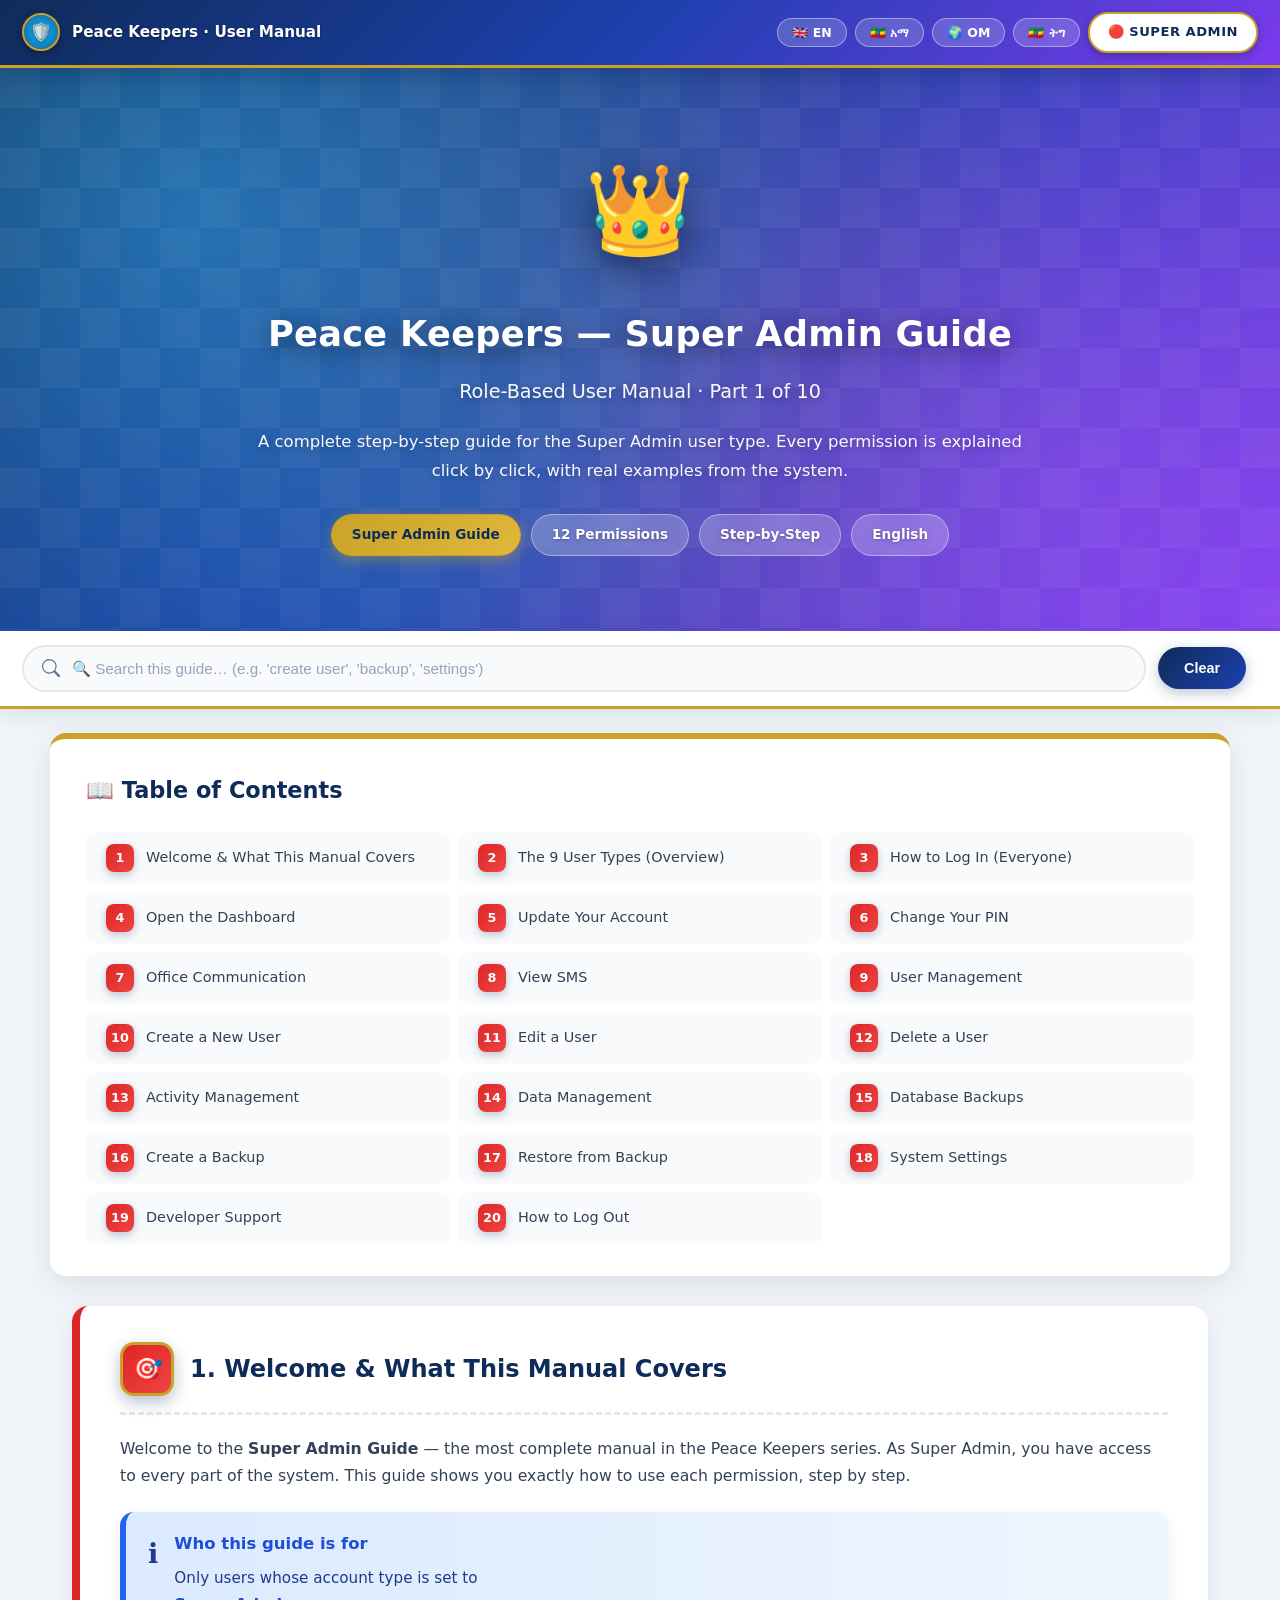
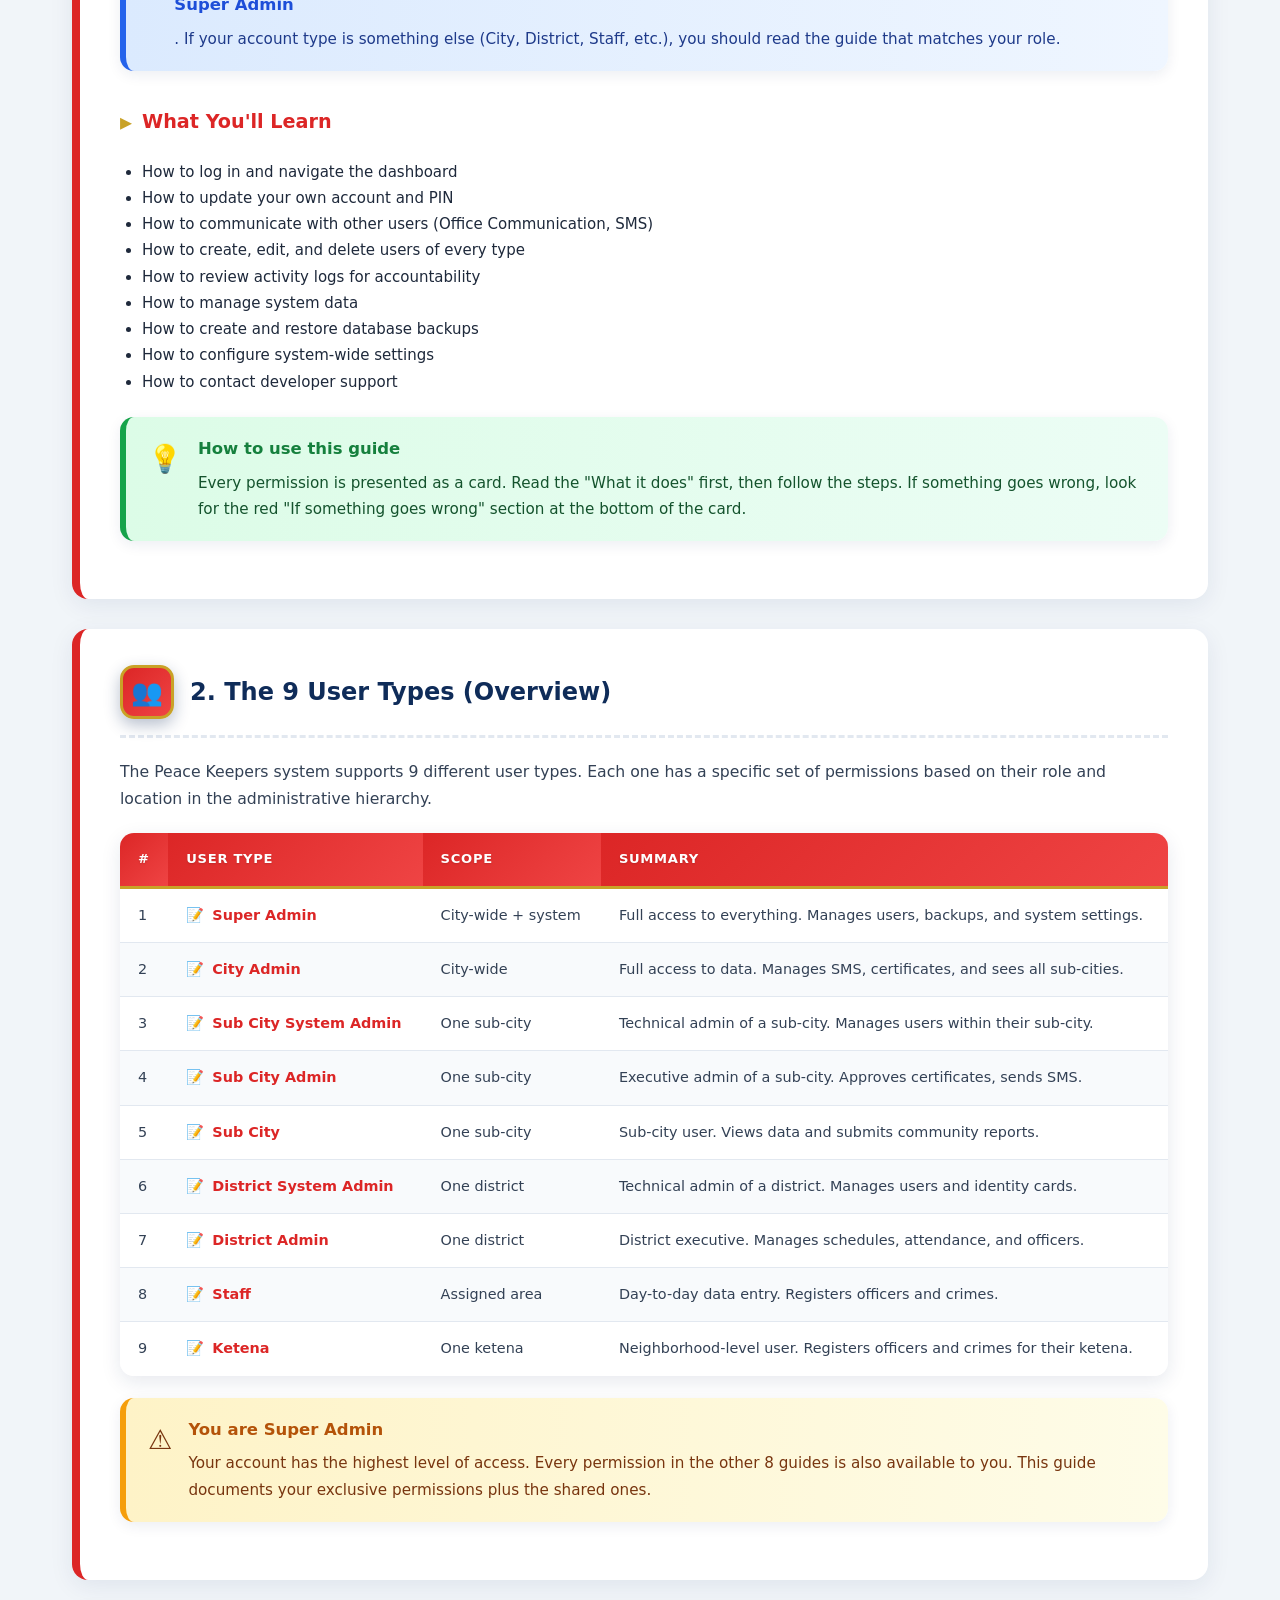
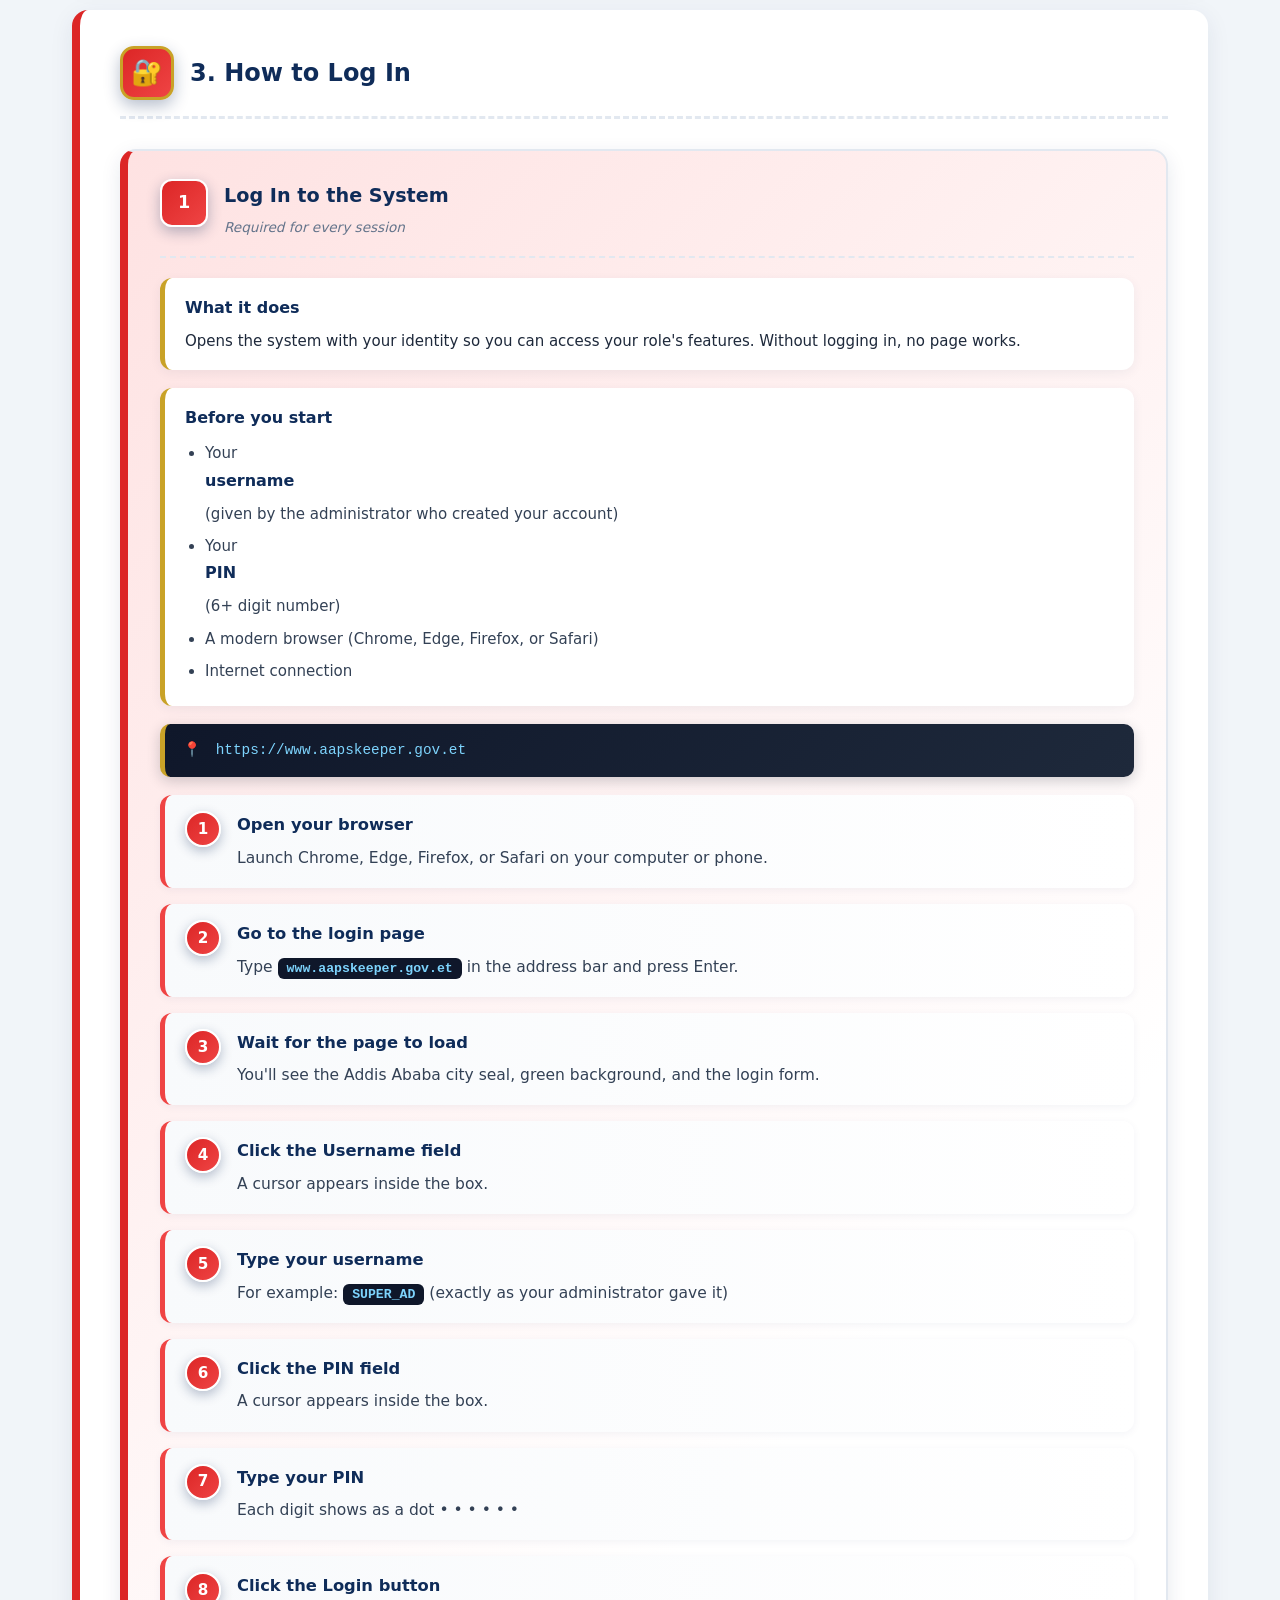
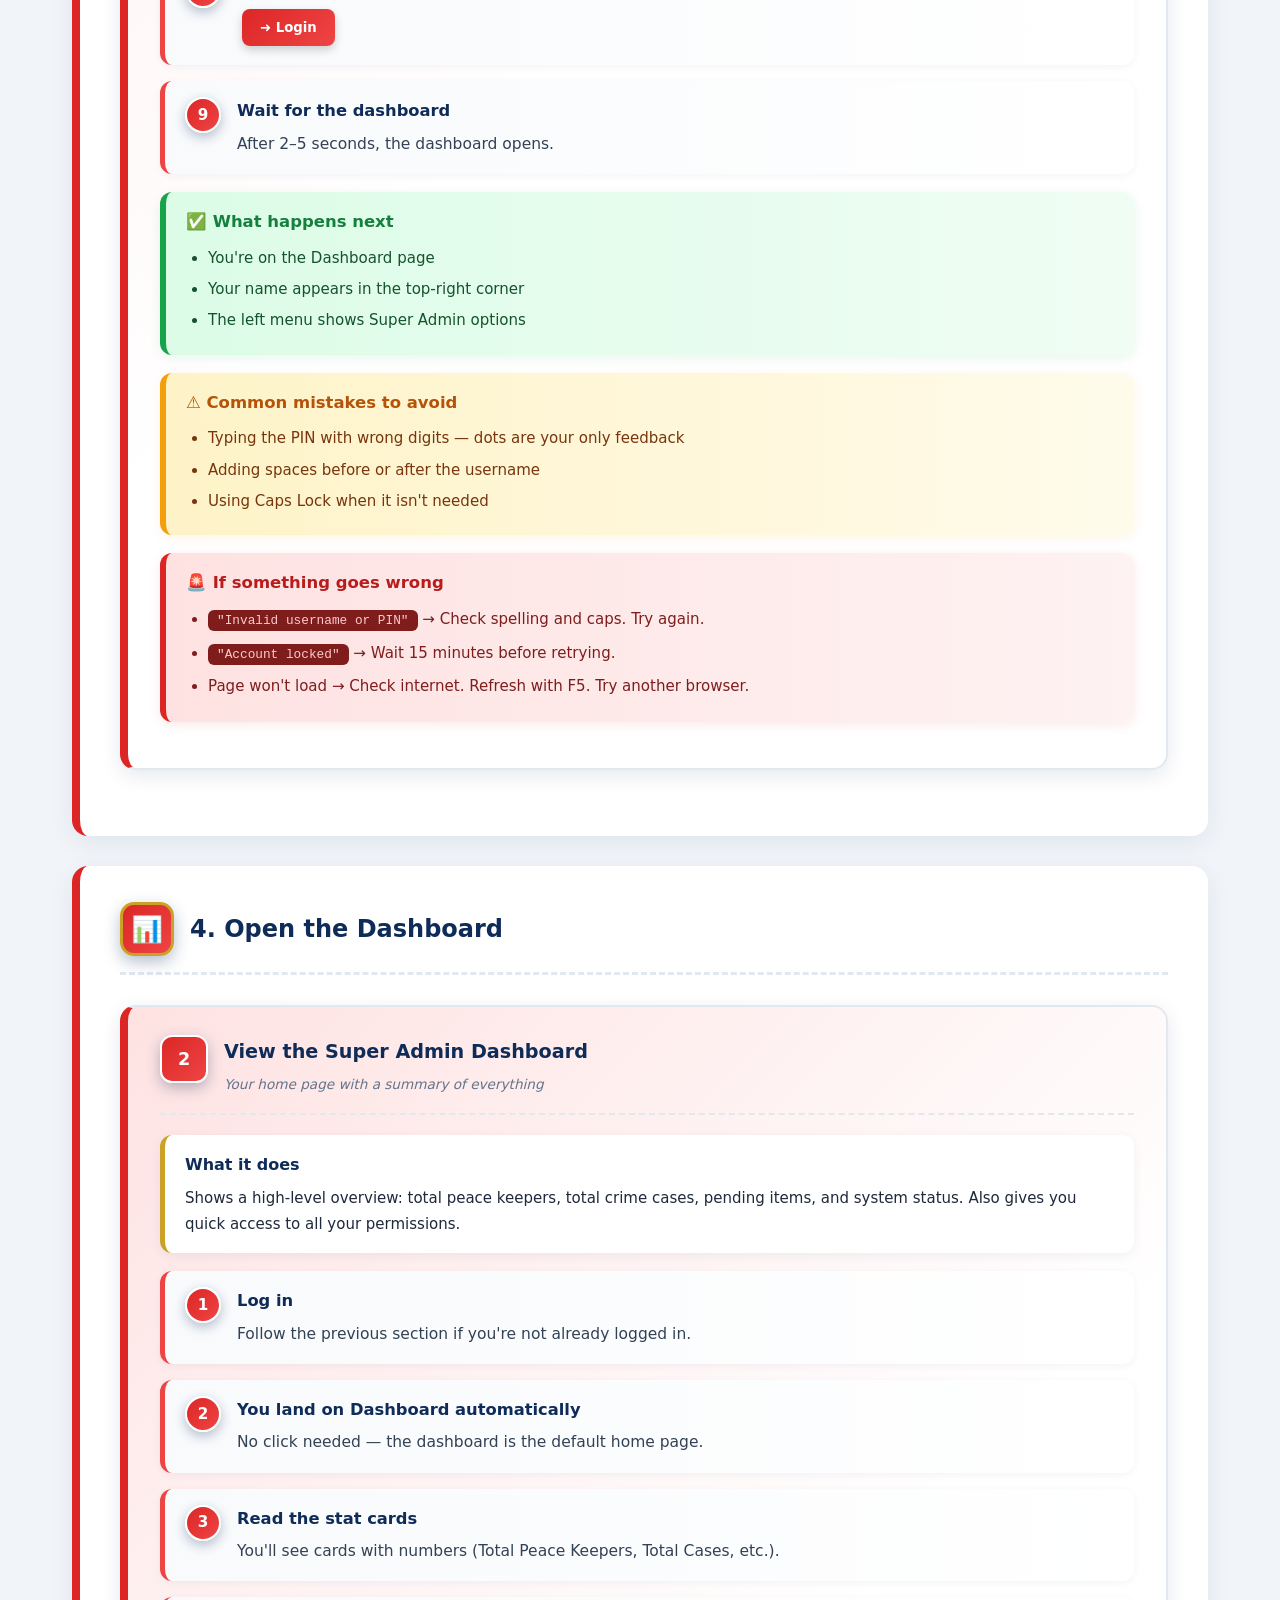
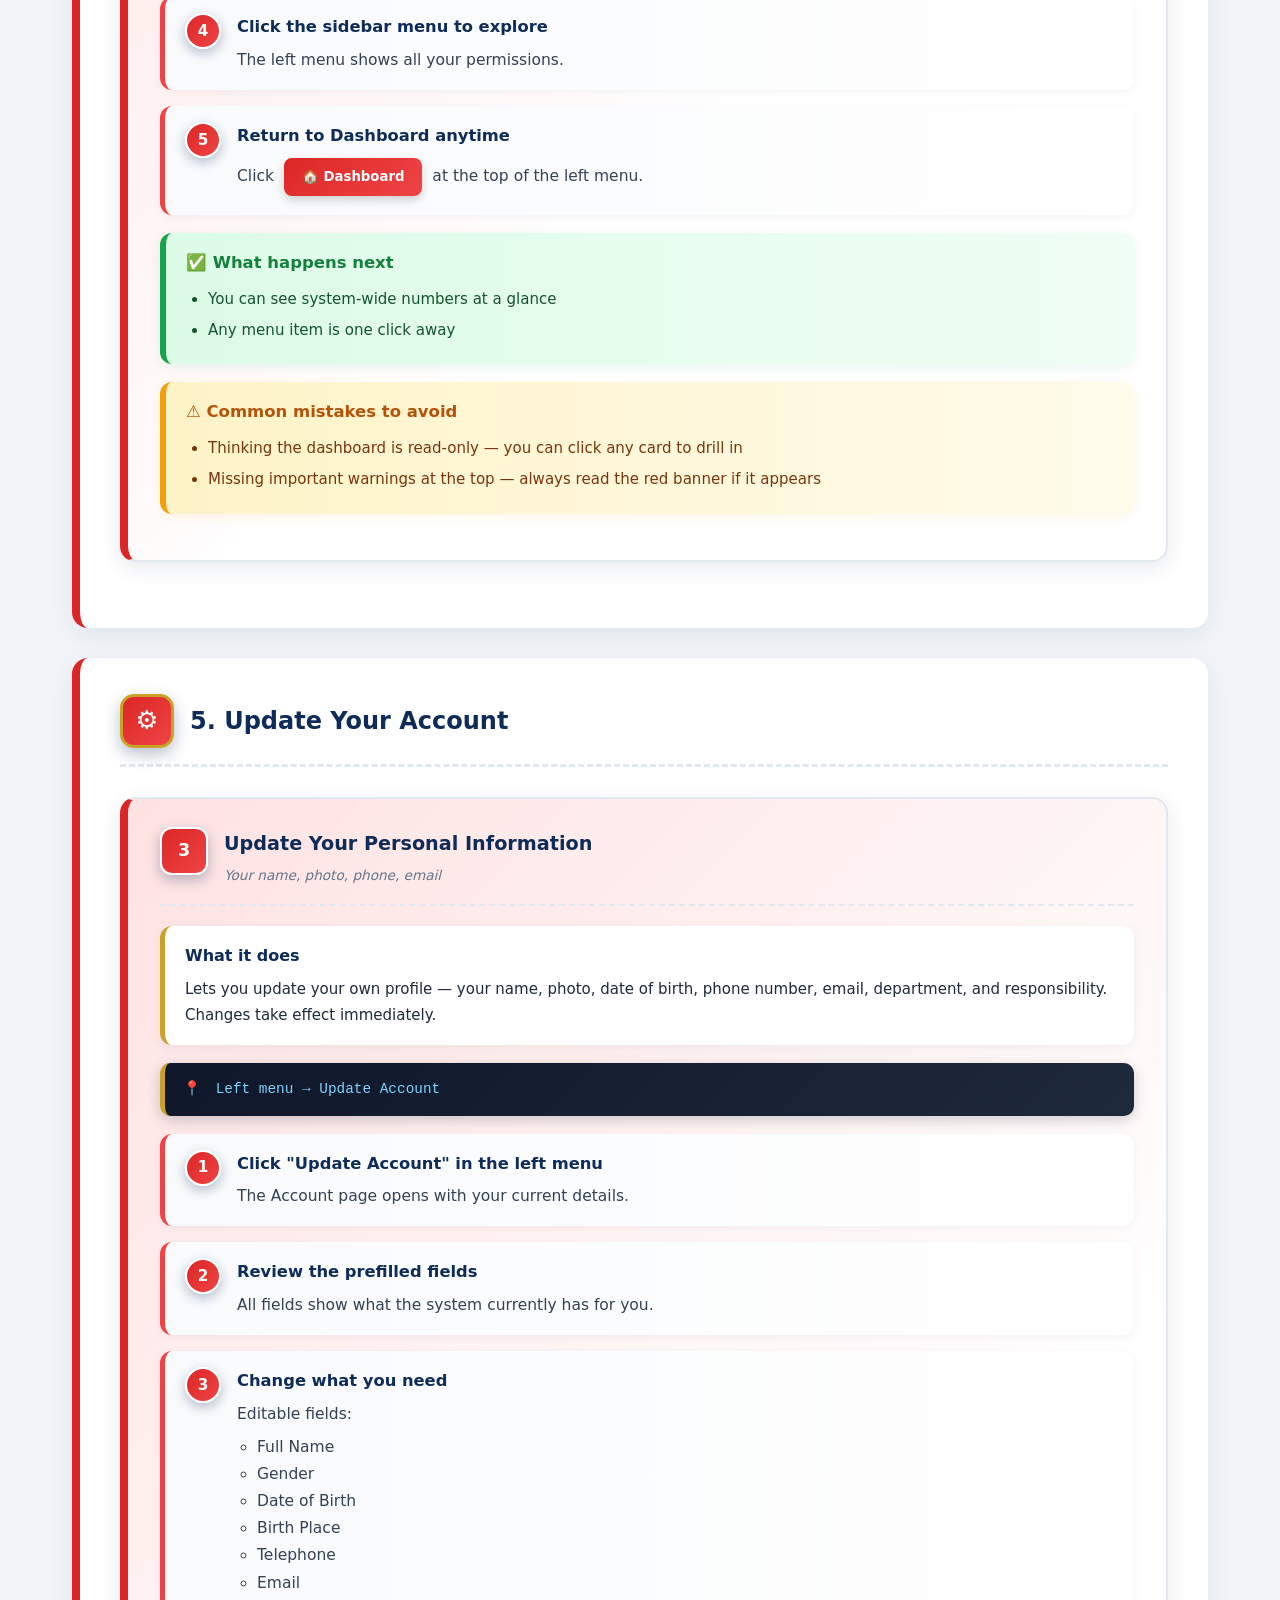
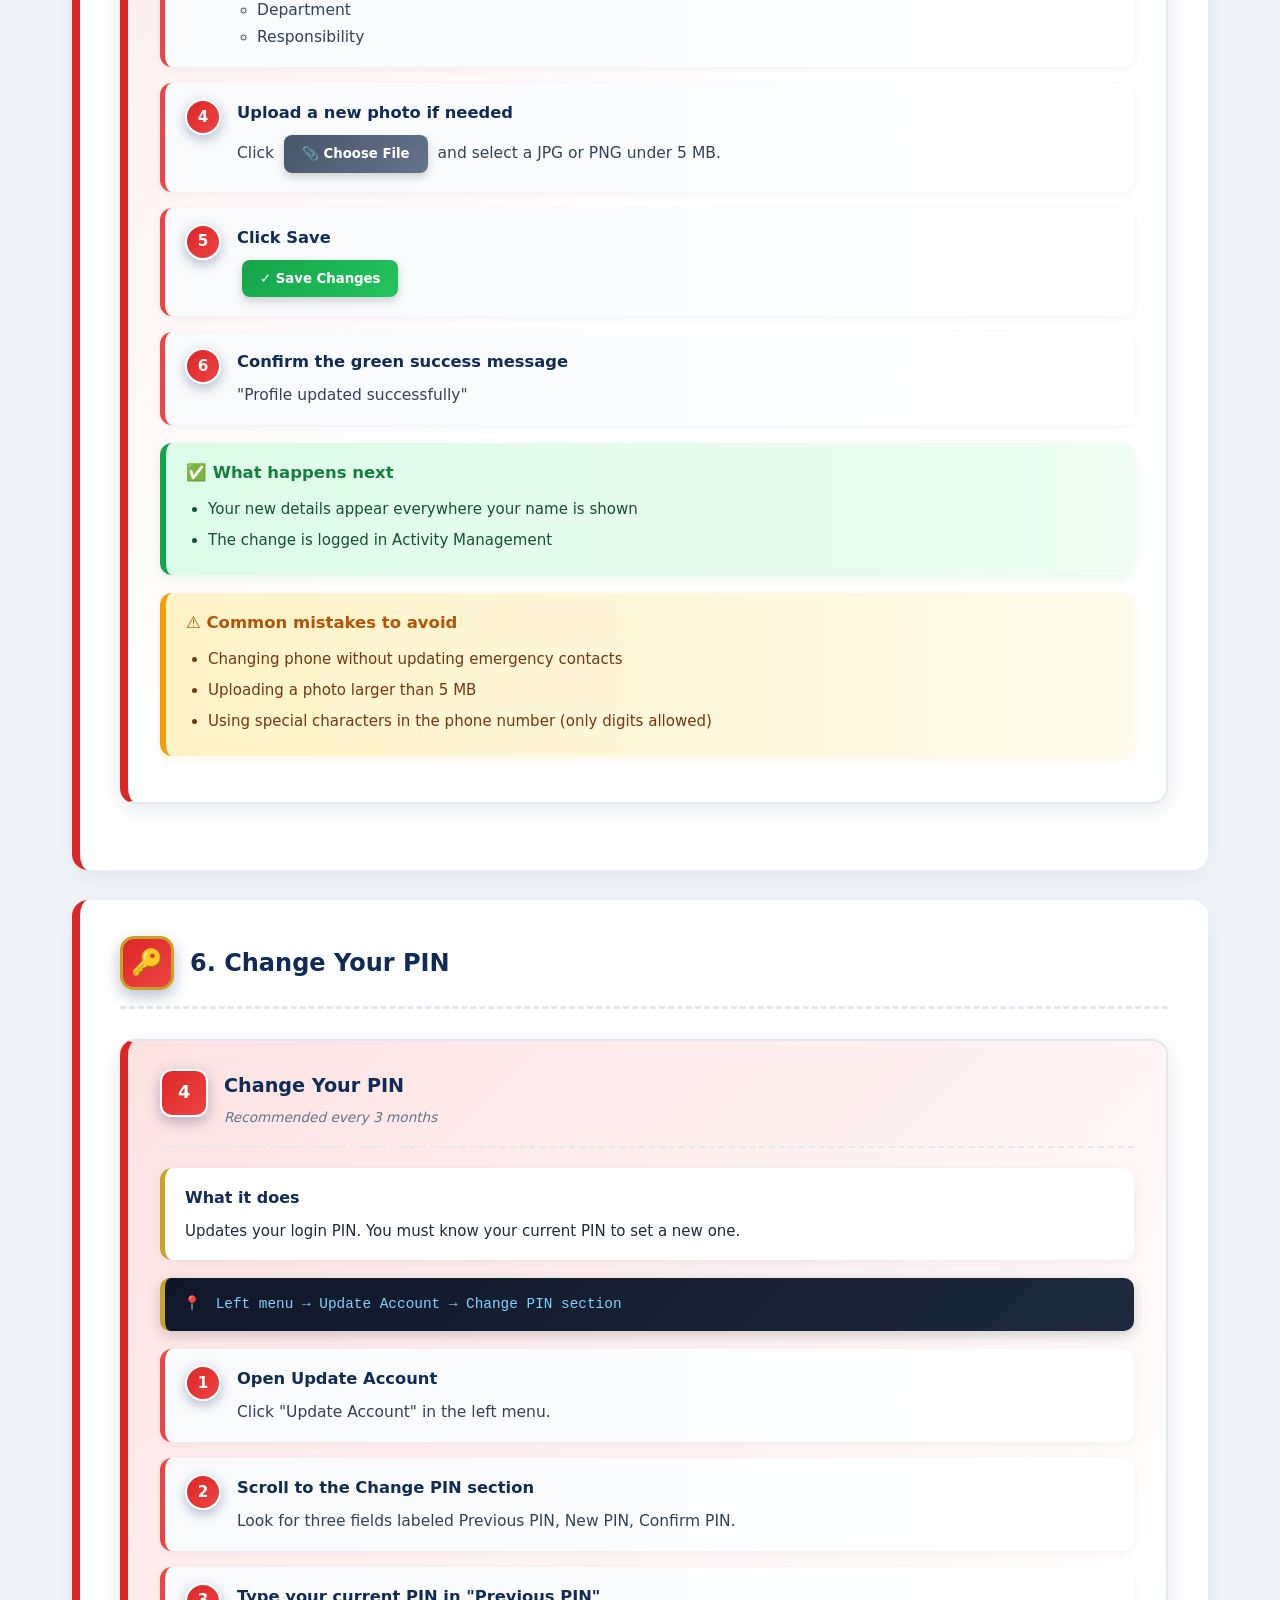
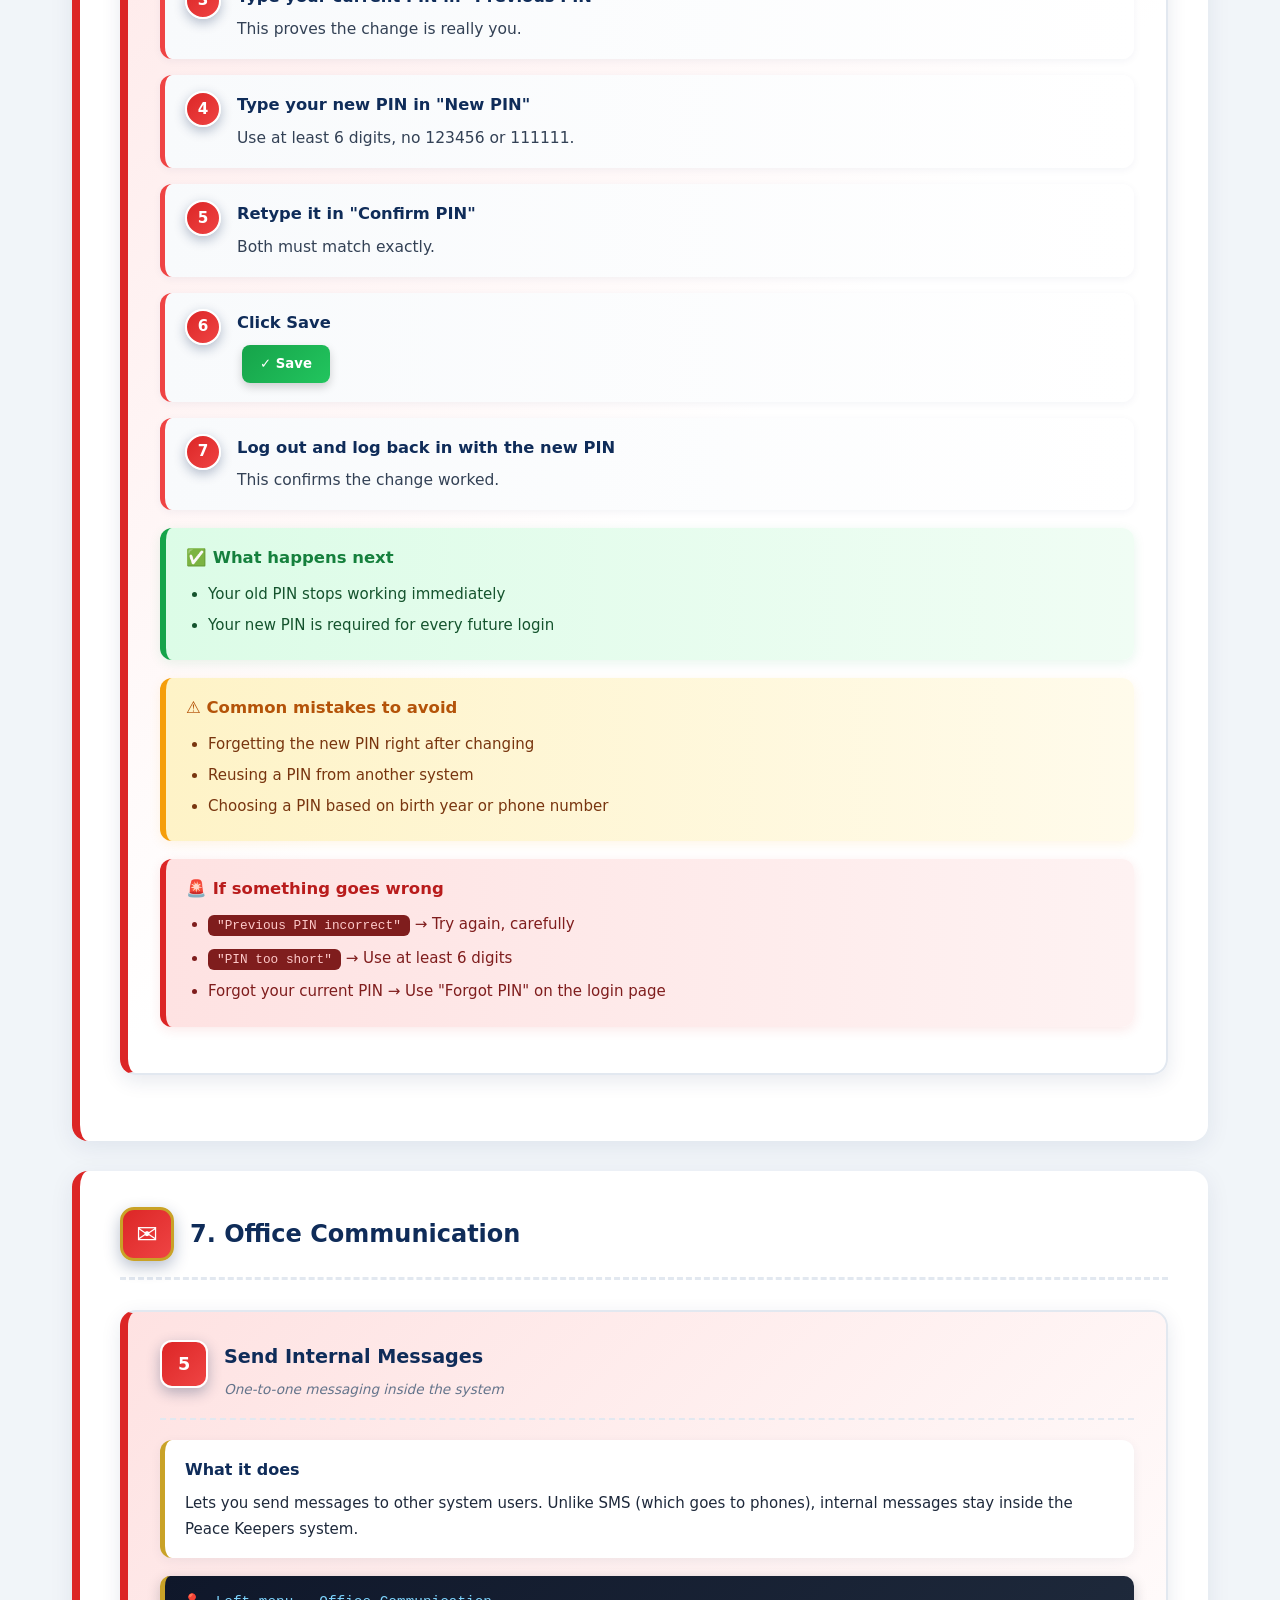
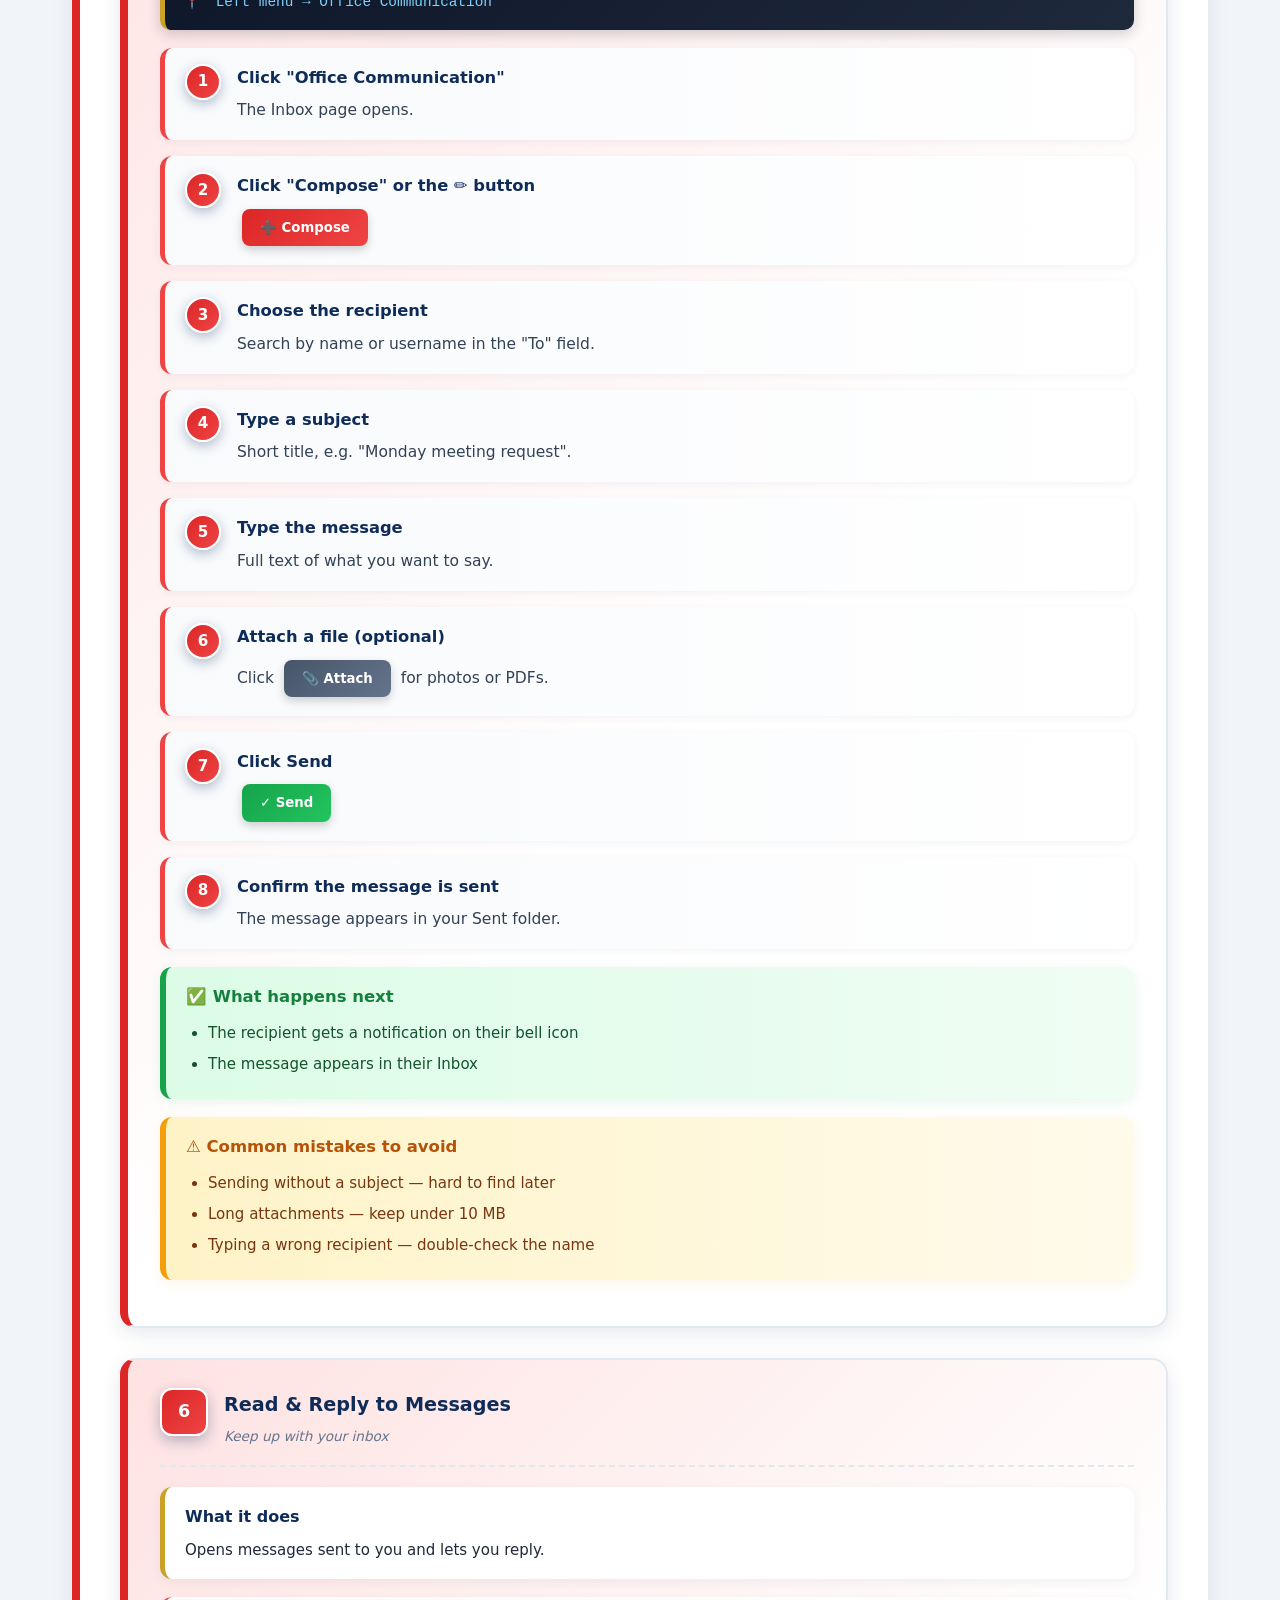
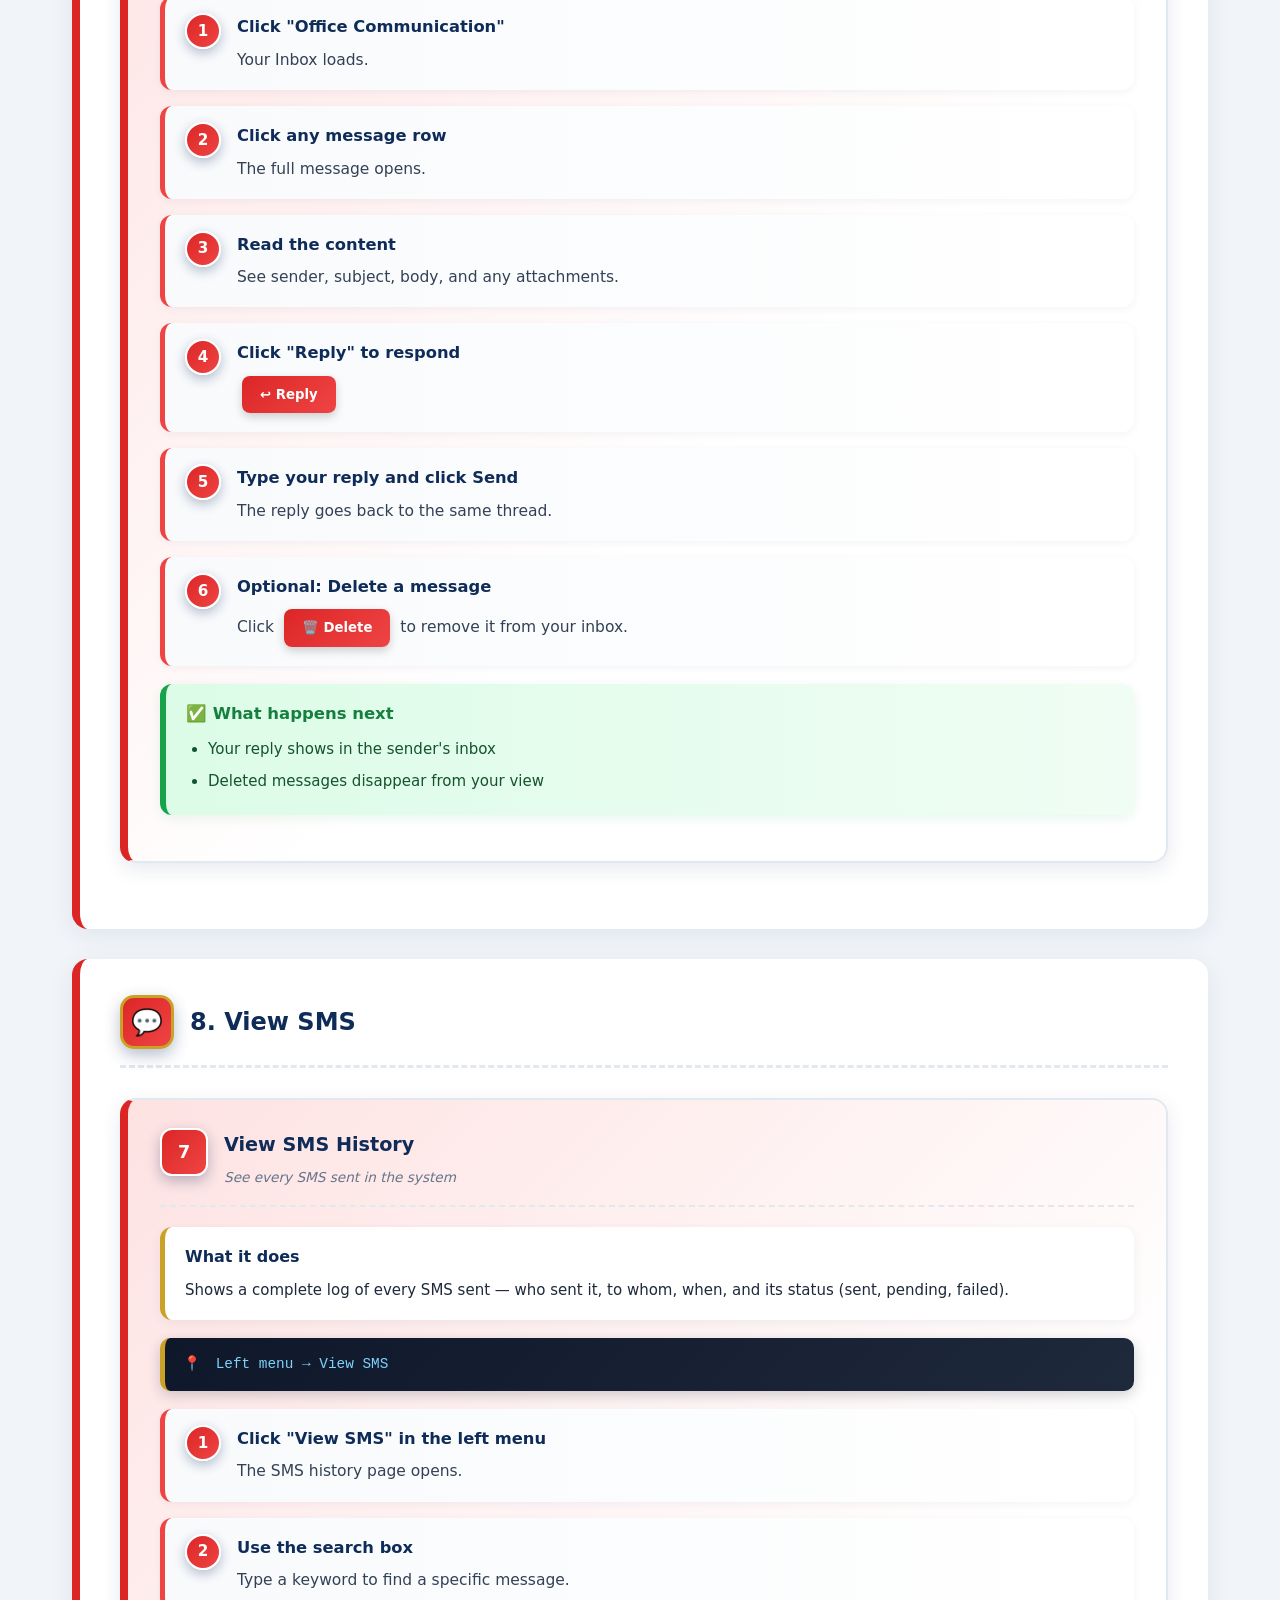
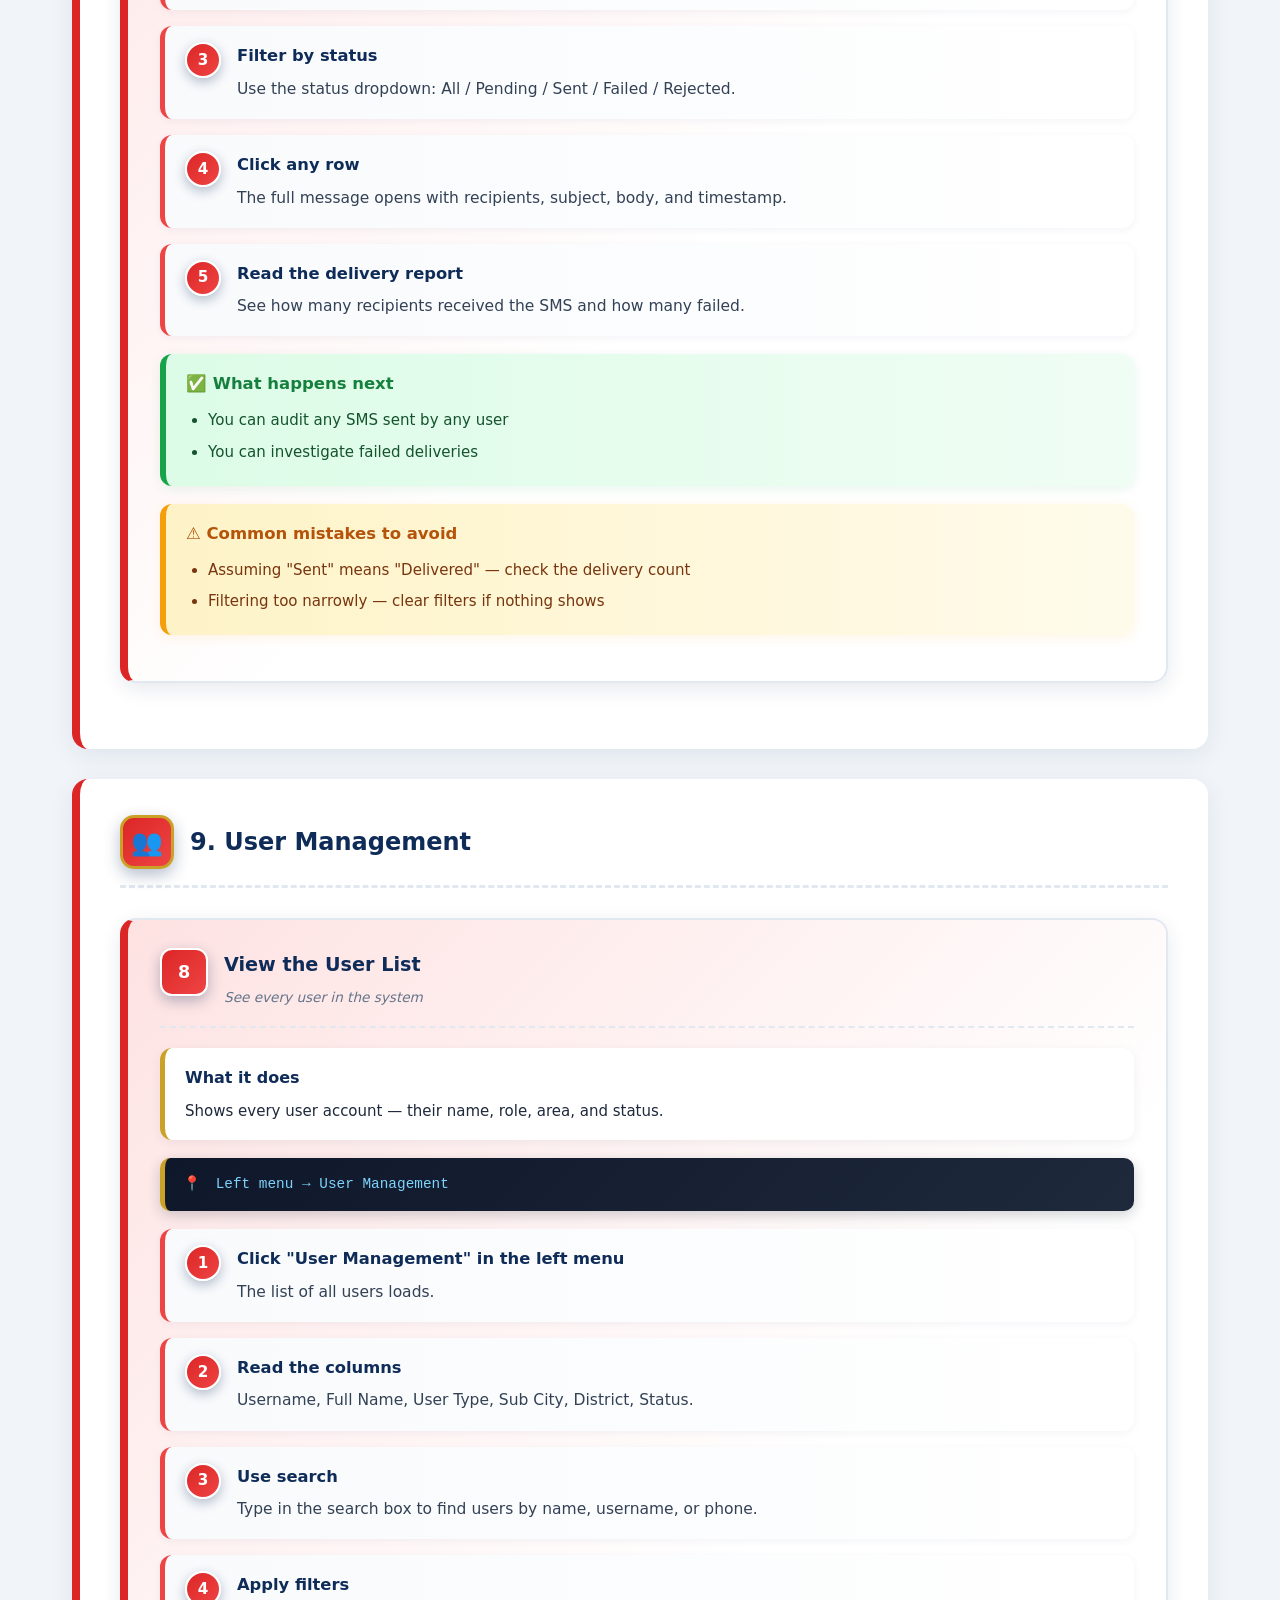
<file: super-admin-guide.html>
<!DOCTYPE html>
<html lang="en">
<head>
<meta charset="UTF-8">
<meta name="viewport" content="width=device-width, initial-scale=1.0">
<title>Peace Keepers — Super Admin Guide</title>
<link rel="stylesheet" href="manual-style.css">
<style>
  :root {
    --role: #dc2626;
    --role-2: #ef4444;
    --role-light: #fee2e2;
  }
</style>
</head>
<body>

<div class="top-bar">
  <div class="brand">
    <span class="seal">🛡️</span>
    <span>Peace Keepers · User Manual</span>
  </div>
  <div style="display:flex; gap:8px; align-items:center;">
    <button class="lang-toggle" onclick="translatePage('en')" title="English">🇬🇧 EN</button>
    <button class="lang-toggle" onclick="translatePage('am')" title="አማርኛ">🇪🇹 አማ</button>
    <button class="lang-toggle" onclick="translatePage('om')" title="Afaan Oromoo">🌍 OM</button>
    <button class="lang-toggle" onclick="translatePage('ti')" title="ትግርኛ">🇪🇹 ትግ</button>
    <span class="role-badge">🔴 SUPER ADMIN</span>
  </div>
</div>

<!-- Google Translate hidden container -->
<div id="google_translate_element" style="display:none;"></div>
<script type="text/javascript">
function googleTranslateElementInit() {
  new google.translate.TranslateElement({
    pageLanguage: 'en',
    includedLanguages: 'en,am,om,ti',
    autoDisplay: false
  }, 'google_translate_element');
}
function translatePage(lang) {
  const select = document.querySelector('.goog-te-combo');
  if (select) {
    select.value = lang;
    select.dispatchEvent(new Event('change'));
  }
}
</script>
<script type="text/javascript" src="//translate.google.com/translate_a/element.js?cb=googleTranslateElementInit"></script>
<!-- ============ HERO ============ -->
<header class="hero">
  <span class="seal-big">👑</span>
  <h1>Peace Keepers — Super Admin Guide</h1>
  <h2>Role-Based User Manual · Part 1 of 10</h2>
  <p class="lead">A complete step-by-step guide for the Super Admin user type. Every permission is explained click by click, with real examples from the system.</p>
  <div class="badges">
    <span class="badge gold">Super Admin Guide</span>
    <span class="badge">12 Permissions</span>
    <span class="badge">Step-by-Step</span>
    <span class="badge">English</span>
  </div>
</header>

<!-- ============ SEARCH ============ -->
<div class="search-bar">
  <input type="text" id="searchInput" placeholder="🔍 Search this guide… (e.g. 'create user', 'backup', 'settings')" oninput="searchManual()">
  <button onclick="clearSearch()">Clear</button>
  <span class="search-stats" id="stats"></span>
</div>

<!-- ============ TOC ============ -->
<nav class="toc">
  <h2>📖 Table of Contents</h2>
  <ol>
    <li><a href="#welcome">Welcome &amp; What This Manual Covers</a></li>
    <li><a href="#user-types">The 9 User Types (Overview)</a></li>
    <li><a href="#login">How to Log In (Everyone)</a></li>
    <li><a href="#admin-dashboard">Open the Dashboard</a></li>
    <li><a href="#update-account">Update Your Account</a></li>
    <li><a href="#change-pin">Change Your PIN</a></li>
    <li><a href="#office-com">Office Communication</a></li>
    <li><a href="#view-sms">View SMS</a></li>
    <li><a href="#user-mgmt">User Management</a></li>
    <li><a href="#create-user">Create a New User</a></li>
    <li><a href="#edit-user">Edit a User</a></li>
    <li><a href="#delete-user">Delete a User</a></li>
    <li><a href="#activity-mgmt">Activity Management</a></li>
    <li><a href="#data-mgmt">Data Management</a></li>
    <li><a href="#backups">Database Backups</a></li>
    <li><a href="#create-backup">Create a Backup</a></li>
    <li><a href="#restore-backup">Restore from Backup</a></li>
    <li><a href="#system-settings">System Settings</a></li>
    <li><a href="#dev-support">Developer Support</a></li>
    <li><a href="#logout">How to Log Out</a></li>
  </ol>
</nav>

<main>

<!-- ============ 1. WELCOME ============ -->
<section id="welcome">
  <h2><span class="icon">🎯</span>1. Welcome &amp; What This Manual Covers</h2>

  <p>Welcome to the <strong>Super Admin Guide</strong> — the most complete manual in the Peace Keepers series. As Super Admin, you have access to every part of the system. This guide shows you exactly how to use each permission, step by step.</p>

  <div class="callout info">
    <span class="co-icon">ℹ️</span>
    <div>
      <strong>Who this guide is for</strong>
      Only users whose account type is set to <strong>Super Admin</strong>. If your account type is something else (City, District, Staff, etc.), you should read the guide that matches your role.
    </div>
  </div>

  <h3>What You'll Learn</h3>
  <ul style="margin-left:22px">
    <li>How to log in and navigate the dashboard</li>
    <li>How to update your own account and PIN</li>
    <li>How to communicate with other users (Office Communication, SMS)</li>
    <li>How to create, edit, and delete users of every type</li>
    <li>How to review activity logs for accountability</li>
    <li>How to manage system data</li>
    <li>How to create and restore database backups</li>
    <li>How to configure system-wide settings</li>
    <li>How to contact developer support</li>
  </ul>

  <div class="callout tip">
    <span class="co-icon">💡</span>
    <div>
      <strong>How to use this guide</strong>
      Every permission is presented as a card. Read the "What it does" first, then follow the steps. If something goes wrong, look for the red "If something goes wrong" section at the bottom of the card.
    </div>
  </div>
</section>

<!-- ============ 2. USER TYPES ============ -->
<section id="user-types">
  <h2><span class="icon">👥</span>2. The 9 User Types (Overview)</h2>

  <p>The Peace Keepers system supports 9 different user types. Each one has a specific set of permissions based on their role and location in the administrative hierarchy.</p>

  <table class="field-table">
    <thead>
      <tr>
        <th>#</th>
        <th>User Type</th>
        <th>Scope</th>
        <th>Summary</th>
      </tr>
    </thead>
    <tbody>
      <tr>
        <td>1</td>
        <td class="field-name">Super Admin</td>
        <td>City-wide + system</td>
        <td>Full access to everything. Manages users, backups, and system settings.</td>
      </tr>
      <tr>
        <td>2</td>
        <td class="field-name">City Admin</td>
        <td>City-wide</td>
        <td>Full access to data. Manages SMS, certificates, and sees all sub-cities.</td>
      </tr>
      <tr>
        <td>3</td>
        <td class="field-name">Sub City System Admin</td>
        <td>One sub-city</td>
        <td>Technical admin of a sub-city. Manages users within their sub-city.</td>
      </tr>
      <tr>
        <td>4</td>
        <td class="field-name">Sub City Admin</td>
        <td>One sub-city</td>
        <td>Executive admin of a sub-city. Approves certificates, sends SMS.</td>
      </tr>
      <tr>
        <td>5</td>
        <td class="field-name">Sub City</td>
        <td>One sub-city</td>
        <td>Sub-city user. Views data and submits community reports.</td>
      </tr>
      <tr>
        <td>6</td>
        <td class="field-name">District System Admin</td>
        <td>One district</td>
        <td>Technical admin of a district. Manages users and identity cards.</td>
      </tr>
      <tr>
        <td>7</td>
        <td class="field-name">District Admin</td>
        <td>One district</td>
        <td>District executive. Manages schedules, attendance, and officers.</td>
      </tr>
      <tr>
        <td>8</td>
        <td class="field-name">Staff</td>
        <td>Assigned area</td>
        <td>Day-to-day data entry. Registers officers and crimes.</td>
      </tr>
      <tr>
        <td>9</td>
        <td class="field-name">Ketena</td>
        <td>One ketena</td>
        <td>Neighborhood-level user. Registers officers and crimes for their ketena.</td>
      </tr>
    </tbody>
  </table>

  <div class="callout warn">
    <span class="co-icon">⚠️</span>
    <div>
      <strong>You are Super Admin</strong>
      Your account has the highest level of access. Every permission in the other 8 guides is also available to you. This guide documents your exclusive permissions plus the shared ones.
    </div>
  </div>
</section>

<!-- ============ 3. LOGIN ============ -->
<section id="login">
  <h2><span class="icon">🔐</span>3. How to Log In</h2>

  <div class="permission">
    <div class="perm-header">
      <div class="perm-num">1</div>
      <div>
        <div class="perm-title">Log In to the System</div>
        <div class="perm-sub">Required for every session</div>
      </div>
    </div>

    <div class="info-block">
      <strong>What it does</strong>
      Opens the system with your identity so you can access your role's features. Without logging in, no page works.
    </div>

    <div class="info-block">
      <strong>Before you start</strong>
      <ul>
        <li>Your <strong>username</strong> (given by the administrator who created your account)</li>
        <li>Your <strong>PIN</strong> (6+ digit number)</li>
        <li>A modern browser (Chrome, Edge, Firefox, or Safari)</li>
        <li>Internet connection</li>
      </ul>
    </div>

    <div class="menu-path">https://www.aapskeeper.gov.et</div>

    <ol class="steps">
      <li>
        <span class="step-badge">1</span>
        <div class="step-text">
          <strong>Open your browser</strong>
          Launch Chrome, Edge, Firefox, or Safari on your computer or phone.
        </div>
      </li>
      <li>
        <span class="step-badge">2</span>
        <div class="step-text">
          <strong>Go to the login page</strong>
          Type <code>www.aapskeeper.gov.et</code> in the address bar and press Enter.
        </div>
      </li>
      <li>
        <span class="step-badge">3</span>
        <div class="step-text">
          <strong>Wait for the page to load</strong>
          You'll see the Addis Ababa city seal, green background, and the login form.
        </div>
      </li>
      <li>
        <span class="step-badge">4</span>
        <div class="step-text">
          <strong>Click the Username field</strong>
          A cursor appears inside the box.
        </div>
      </li>
      <li>
        <span class="step-badge">5</span>
        <div class="step-text">
          <strong>Type your username</strong>
          For example: <code>SUPER_AD</code> (exactly as your administrator gave it)
        </div>
      </li>
      <li>
        <span class="step-badge">6</span>
        <div class="step-text">
          <strong>Click the PIN field</strong>
          A cursor appears inside the box.
        </div>
      </li>
      <li>
        <span class="step-badge">7</span>
        <div class="step-text">
          <strong>Type your PIN</strong>
          Each digit shows as a dot • • • • • •
        </div>
      </li>
      <li>
        <span class="step-badge">8</span>
        <div class="step-text">
          <strong>Click the Login button</strong>
          <span class="btn-mock primary">➜ Login</span>
        </div>
      </li>
      <li>
        <span class="step-badge">9</span>
        <div class="step-text">
          <strong>Wait for the dashboard</strong>
          After 2–5 seconds, the dashboard opens.
        </div>
      </li>
    </ol>

    <div class="outcome">
      <strong>✅ What happens next</strong>
      <ul>
        <li>You're on the Dashboard page</li>
        <li>Your name appears in the top-right corner</li>
        <li>The left menu shows Super Admin options</li>
      </ul>
    </div>

    <div class="mistakes">
      <strong>⚠️ Common mistakes to avoid</strong>
      <ul>
        <li>Typing the PIN with wrong digits — dots are your only feedback</li>
        <li>Adding spaces before or after the username</li>
        <li>Using Caps Lock when it isn't needed</li>
      </ul>
    </div>

    <div class="troubleshoot">
      <strong>🚨 If something goes wrong</strong>
      <ul>
        <li><code>"Invalid username or PIN"</code> → Check spelling and caps. Try again.</li>
        <li><code>"Account locked"</code> → Wait 15 minutes before retrying.</li>
        <li>Page won't load → Check internet. Refresh with F5. Try another browser.</li>
      </ul>
    </div>
  </div>
</section>

<!-- ============ 4. DASHBOARD ============ -->
<section id="admin-dashboard">
  <h2><span class="icon">📊</span>4. Open the Dashboard</h2>

  <div class="permission">
    <div class="perm-header">
      <div class="perm-num">2</div>
      <div>
        <div class="perm-title">View the Super Admin Dashboard</div>
        <div class="perm-sub">Your home page with a summary of everything</div>
      </div>
    </div>

    <div class="info-block">
      <strong>What it does</strong>
      Shows a high-level overview: total peace keepers, total crime cases, pending items, and system status. Also gives you quick access to all your permissions.
    </div>

    <ol class="steps">
      <li>
        <span class="step-badge">1</span>
        <div class="step-text">
          <strong>Log in</strong>
          Follow the previous section if you're not already logged in.
        </div>
      </li>
      <li>
        <span class="step-badge">2</span>
        <div class="step-text">
          <strong>You land on Dashboard automatically</strong>
          No click needed — the dashboard is the default home page.
        </div>
      </li>
      <li>
        <span class="step-badge">3</span>
        <div class="step-text">
          <strong>Read the stat cards</strong>
          You'll see cards with numbers (Total Peace Keepers, Total Cases, etc.).
        </div>
      </li>
      <li>
        <span class="step-badge">4</span>
        <div class="step-text">
          <strong>Click the sidebar menu to explore</strong>
          The left menu shows all your permissions.
        </div>
      </li>
      <li>
        <span class="step-badge">5</span>
        <div class="step-text">
          <strong>Return to Dashboard anytime</strong>
          Click <span class="btn-mock primary">🏠 Dashboard</span> at the top of the left menu.
        </div>
      </li>
    </ol>

    <div class="outcome">
      <strong>✅ What happens next</strong>
      <ul>
        <li>You can see system-wide numbers at a glance</li>
        <li>Any menu item is one click away</li>
      </ul>
    </div>

    <div class="mistakes">
      <strong>⚠️ Common mistakes to avoid</strong>
      <ul>
        <li>Thinking the dashboard is read-only — you can click any card to drill in</li>
        <li>Missing important warnings at the top — always read the red banner if it appears</li>
      </ul>
    </div>
  </div>
</section>

<!-- ============ 5. UPDATE ACCOUNT ============ -->
<section id="update-account">
  <h2><span class="icon">⚙️</span>5. Update Your Account</h2>

  <div class="permission">
    <div class="perm-header">
      <div class="perm-num">3</div>
      <div>
        <div class="perm-title">Update Your Personal Information</div>
        <div class="perm-sub">Your name, photo, phone, email</div>
      </div>
    </div>

    <div class="info-block">
      <strong>What it does</strong>
      Lets you update your own profile — your name, photo, date of birth, phone number, email, department, and responsibility. Changes take effect immediately.
    </div>

    <div class="menu-path">Left menu → Update Account</div>

    <ol class="steps">
      <li>
        <span class="step-badge">1</span>
        <div class="step-text">
          <strong>Click "Update Account" in the left menu</strong>
          The Account page opens with your current details.
        </div>
      </li>
      <li>
        <span class="step-badge">2</span>
        <div class="step-text">
          <strong>Review the prefilled fields</strong>
          All fields show what the system currently has for you.
        </div>
      </li>
      <li>
        <span class="step-badge">3</span>
        <div class="step-text">
          <strong>Change what you need</strong>
          Editable fields:
          <ul style="margin-left:20px; margin-top:6px">
            <li>Full Name</li>
            <li>Gender</li>
            <li>Date of Birth</li>
            <li>Birth Place</li>
            <li>Telephone</li>
            <li>Email</li>
            <li>Department</li>
            <li>Responsibility</li>
          </ul>
        </div>
      </li>
      <li>
        <span class="step-badge">4</span>
        <div class="step-text">
          <strong>Upload a new photo if needed</strong>
          Click <span class="btn-mock gray">📎 Choose File</span> and select a JPG or PNG under 5 MB.
        </div>
      </li>
      <li>
        <span class="step-badge">5</span>
        <div class="step-text">
          <strong>Click Save</strong>
          <span class="btn-mock success">✓ Save Changes</span>
        </div>
      </li>
      <li>
        <span class="step-badge">6</span>
        <div class="step-text">
          <strong>Confirm the green success message</strong>
          "Profile updated successfully"
        </div>
      </li>
    </ol>

    <div class="outcome">
      <strong>✅ What happens next</strong>
      <ul>
        <li>Your new details appear everywhere your name is shown</li>
        <li>The change is logged in Activity Management</li>
      </ul>
    </div>

    <div class="mistakes">
      <strong>⚠️ Common mistakes to avoid</strong>
      <ul>
        <li>Changing phone without updating emergency contacts</li>
        <li>Uploading a photo larger than 5 MB</li>
        <li>Using special characters in the phone number (only digits allowed)</li>
      </ul>
    </div>
  </div>
</section>

<!-- ============ 6. CHANGE PIN ============ -->
<section id="change-pin">
  <h2><span class="icon">🔑</span>6. Change Your PIN</h2>

  <div class="permission">
    <div class="perm-header">
      <div class="perm-num">4</div>
      <div>
        <div class="perm-title">Change Your PIN</div>
        <div class="perm-sub">Recommended every 3 months</div>
      </div>
    </div>

    <div class="info-block">
      <strong>What it does</strong>
      Updates your login PIN. You must know your current PIN to set a new one.
    </div>

    <div class="menu-path">Left menu → Update Account → Change PIN section</div>

    <ol class="steps">
      <li>
        <span class="step-badge">1</span>
        <div class="step-text">
          <strong>Open Update Account</strong>
          Click "Update Account" in the left menu.
        </div>
      </li>
      <li>
        <span class="step-badge">2</span>
        <div class="step-text">
          <strong>Scroll to the Change PIN section</strong>
          Look for three fields labeled Previous PIN, New PIN, Confirm PIN.
        </div>
      </li>
      <li>
        <span class="step-badge">3</span>
        <div class="step-text">
          <strong>Type your current PIN in "Previous PIN"</strong>
          This proves the change is really you.
        </div>
      </li>
      <li>
        <span class="step-badge">4</span>
        <div class="step-text">
          <strong>Type your new PIN in "New PIN"</strong>
          Use at least 6 digits, no 123456 or 111111.
        </div>
      </li>
      <li>
        <span class="step-badge">5</span>
        <div class="step-text">
          <strong>Retype it in "Confirm PIN"</strong>
          Both must match exactly.
        </div>
      </li>
      <li>
        <span class="step-badge">6</span>
        <div class="step-text">
          <strong>Click Save</strong>
          <span class="btn-mock success">✓ Save</span>
        </div>
      </li>
      <li>
        <span class="step-badge">7</span>
        <div class="step-text">
          <strong>Log out and log back in with the new PIN</strong>
          This confirms the change worked.
        </div>
      </li>
    </ol>

    <div class="outcome">
      <strong>✅ What happens next</strong>
      <ul>
        <li>Your old PIN stops working immediately</li>
        <li>Your new PIN is required for every future login</li>
      </ul>
    </div>

    <div class="mistakes">
      <strong>⚠️ Common mistakes to avoid</strong>
      <ul>
        <li>Forgetting the new PIN right after changing</li>
        <li>Reusing a PIN from another system</li>
        <li>Choosing a PIN based on birth year or phone number</li>
      </ul>
    </div>

    <div class="troubleshoot">
      <strong>🚨 If something goes wrong</strong>
      <ul>
        <li><code>"Previous PIN incorrect"</code> → Try again, carefully</li>
        <li><code>"PIN too short"</code> → Use at least 6 digits</li>
        <li>Forgot your current PIN → Use "Forgot PIN" on the login page</li>
      </ul>
    </div>
  </div>
</section>

<!-- ============ 7. OFFICE COMMUNICATION ============ -->
<section id="office-com">
  <h2><span class="icon">✉️</span>7. Office Communication</h2>

  <div class="permission">
    <div class="perm-header">
      <div class="perm-num">5</div>
      <div>
        <div class="perm-title">Send Internal Messages</div>
        <div class="perm-sub">One-to-one messaging inside the system</div>
      </div>
    </div>

    <div class="info-block">
      <strong>What it does</strong>
      Lets you send messages to other system users. Unlike SMS (which goes to phones), internal messages stay inside the Peace Keepers system.
    </div>

    <div class="menu-path">Left menu → Office Communication</div>

    <ol class="steps">
      <li>
        <span class="step-badge">1</span>
        <div class="step-text">
          <strong>Click "Office Communication"</strong>
          The Inbox page opens.
        </div>
      </li>
      <li>
        <span class="step-badge">2</span>
        <div class="step-text">
          <strong>Click "Compose" or the ✏️ button</strong>
          <span class="btn-mock primary">➕ Compose</span>
        </div>
      </li>
      <li>
        <span class="step-badge">3</span>
        <div class="step-text">
          <strong>Choose the recipient</strong>
          Search by name or username in the "To" field.
        </div>
      </li>
      <li>
        <span class="step-badge">4</span>
        <div class="step-text">
          <strong>Type a subject</strong>
          Short title, e.g. "Monday meeting request".
        </div>
      </li>
      <li>
        <span class="step-badge">5</span>
        <div class="step-text">
          <strong>Type the message</strong>
          Full text of what you want to say.
        </div>
      </li>
      <li>
        <span class="step-badge">6</span>
        <div class="step-text">
          <strong>Attach a file (optional)</strong>
          Click <span class="btn-mock gray">📎 Attach</span> for photos or PDFs.
        </div>
      </li>
      <li>
        <span class="step-badge">7</span>
        <div class="step-text">
          <strong>Click Send</strong>
          <span class="btn-mock success">✓ Send</span>
        </div>
      </li>
      <li>
        <span class="step-badge">8</span>
        <div class="step-text">
          <strong>Confirm the message is sent</strong>
          The message appears in your Sent folder.
        </div>
      </li>
    </ol>

    <div class="outcome">
      <strong>✅ What happens next</strong>
      <ul>
        <li>The recipient gets a notification on their bell icon</li>
        <li>The message appears in their Inbox</li>
      </ul>
    </div>

    <div class="mistakes">
      <strong>⚠️ Common mistakes to avoid</strong>
      <ul>
        <li>Sending without a subject — hard to find later</li>
        <li>Long attachments — keep under 10 MB</li>
        <li>Typing a wrong recipient — double-check the name</li>
      </ul>
    </div>
  </div>

  <div class="permission">
    <div class="perm-header">
      <div class="perm-num">6</div>
      <div>
        <div class="perm-title">Read &amp; Reply to Messages</div>
        <div class="perm-sub">Keep up with your inbox</div>
      </div>
    </div>

    <div class="info-block">
      <strong>What it does</strong>
      Opens messages sent to you and lets you reply.
    </div>

    <ol class="steps">
      <li>
        <span class="step-badge">1</span>
        <div class="step-text">
          <strong>Click "Office Communication"</strong>
          Your Inbox loads.
        </div>
      </li>
      <li>
        <span class="step-badge">2</span>
        <div class="step-text">
          <strong>Click any message row</strong>
          The full message opens.
        </div>
      </li>
      <li>
        <span class="step-badge">3</span>
        <div class="step-text">
          <strong>Read the content</strong>
          See sender, subject, body, and any attachments.
        </div>
      </li>
      <li>
        <span class="step-badge">4</span>
        <div class="step-text">
          <strong>Click "Reply" to respond</strong>
          <span class="btn-mock primary">↩ Reply</span>
        </div>
      </li>
      <li>
        <span class="step-badge">5</span>
        <div class="step-text">
          <strong>Type your reply and click Send</strong>
          The reply goes back to the same thread.
        </div>
      </li>
      <li>
        <span class="step-badge">6</span>
        <div class="step-text">
          <strong>Optional: Delete a message</strong>
          Click <span class="btn-mock danger">🗑️ Delete</span> to remove it from your inbox.
        </div>
      </li>
    </ol>

    <div class="outcome">
      <strong>✅ What happens next</strong>
      <ul>
        <li>Your reply shows in the sender's inbox</li>
        <li>Deleted messages disappear from your view</li>
      </ul>
    </div>
  </div>
</section>

<!-- ============ 8. VIEW SMS ============ -->
<section id="view-sms">
  <h2><span class="icon">💬</span>8. View SMS</h2>

  <div class="permission">
    <div class="perm-header">
      <div class="perm-num">7</div>
      <div>
        <div class="perm-title">View SMS History</div>
        <div class="perm-sub">See every SMS sent in the system</div>
      </div>
    </div>

    <div class="info-block">
      <strong>What it does</strong>
      Shows a complete log of every SMS sent — who sent it, to whom, when, and its status (sent, pending, failed).
    </div>

    <div class="menu-path">Left menu → View SMS</div>

    <ol class="steps">
      <li>
        <span class="step-badge">1</span>
        <div class="step-text">
          <strong>Click "View SMS" in the left menu</strong>
          The SMS history page opens.
        </div>
      </li>
      <li>
        <span class="step-badge">2</span>
        <div class="step-text">
          <strong>Use the search box</strong>
          Type a keyword to find a specific message.
        </div>
      </li>
      <li>
        <span class="step-badge">3</span>
        <div class="step-text">
          <strong>Filter by status</strong>
          Use the status dropdown: All / Pending / Sent / Failed / Rejected.
        </div>
      </li>
      <li>
        <span class="step-badge">4</span>
        <div class="step-text">
          <strong>Click any row</strong>
          The full message opens with recipients, subject, body, and timestamp.
        </div>
      </li>
      <li>
        <span class="step-badge">5</span>
        <div class="step-text">
          <strong>Read the delivery report</strong>
          See how many recipients received the SMS and how many failed.
        </div>
      </li>
    </ol>

    <div class="outcome">
      <strong>✅ What happens next</strong>
      <ul>
        <li>You can audit any SMS sent by any user</li>
        <li>You can investigate failed deliveries</li>
      </ul>
    </div>

    <div class="mistakes">
      <strong>⚠️ Common mistakes to avoid</strong>
      <ul>
        <li>Assuming "Sent" means "Delivered" — check the delivery count</li>
        <li>Filtering too narrowly — clear filters if nothing shows</li>
      </ul>
    </div>
  </div>
</section>

<!-- ============ 9. USER MANAGEMENT ============ -->
<section id="user-mgmt">
  <h2><span class="icon">👥</span>9. User Management</h2>

  <div class="permission">
    <div class="perm-header">
      <div class="perm-num">8</div>
      <div>
        <div class="perm-title">View the User List</div>
        <div class="perm-sub">See every user in the system</div>
      </div>
    </div>

    <div class="info-block">
      <strong>What it does</strong>
      Shows every user account — their name, role, area, and status.
    </div>

    <div class="menu-path">Left menu → User Management</div>

    <ol class="steps">
      <li>
        <span class="step-badge">1</span>
        <div class="step-text">
          <strong>Click "User Management" in the left menu</strong>
          The list of all users loads.
        </div>
      </li>
      <li>
        <span class="step-badge">2</span>
        <div class="step-text">
          <strong>Read the columns</strong>
          Username, Full Name, User Type, Sub City, District, Status.
        </div>
      </li>
      <li>
        <span class="step-badge">3</span>
        <div class="step-text">
          <strong>Use search</strong>
          Type in the search box to find users by name, username, or phone.
        </div>
      </li>
      <li>
        <span class="step-badge">4</span>
        <div class="step-text">
          <strong>Apply filters</strong>
          Filter by User Type or Status using the dropdowns.
        </div>
      </li>
      <li>
        <span class="step-badge">5</span>
        <div class="step-text">
          <strong>Click any row</strong>
          A modal opens with the full user profile.
        </div>
      </li>
    </ol>

    <div class="outcome">
      <strong>✅ What happens next</strong>
      <ul>
        <li>You can see all users at a glance</li>
        <li>You can click any user to view or edit them</li>
      </ul>
    </div>
  </div>
</section>

<!-- ============ 10. CREATE USER ============ -->
<section id="create-user">
  <h2><span class="icon">➕</span>10. Create a New User</h2>

  <div class="permission">
    <div class="perm-header">
      <div class="perm-num">9</div>
      <div>
        <div class="perm-title">Create a New User</div>
        <div class="perm-sub">Add any of the 9 user types</div>
      </div>
    </div>

    <div class="info-block">
      <strong>What it does</strong>
      Adds a brand-new user account to the system. You can create users of any role: City, Sub City System Admin, Sub City Admin, Sub City, District System Admin, District, Staff, Ketena, or another Super Admin.
    </div>

    <div class="info-block">
      <strong>Before you start</strong>
      <ul>
        <li>The user's full name</li>
        <li>Their phone number (10 digits, starts with 09)</li>
        <li>Their email (optional but recommended)</li>
        <li>The role they should have</li>
        <li>A temporary PIN (6+ digits)</li>
        <li>Their assigned area (Sub City, District)</li>
      </ul>
    </div>

    <div class="menu-path">Left menu → User Management → "Create New User" button</div>

    <ol class="steps">
      <li>
        <span class="step-badge">1</span>
        <div class="step-text">
          <strong>Click "User Management"</strong>
          The user list opens.
        </div>
      </li>
      <li>
        <span class="step-badge">2</span>
        <div class="step-text">
          <strong>Click "Create New User"</strong>
          <span class="btn-mock primary">➕ Create New User</span>
          A modal form opens.
        </div>
      </li>
      <li>
        <span class="step-badge">3</span>
        <div class="step-text">
          <strong>Type the username</strong>
          Unique, lowercase, no spaces. E.g. <code>abebe.k</code>
        </div>
      </li>
      <li>
        <span class="step-badge">4</span>
        <div class="step-text">
          <strong>Type the full name</strong>
          Complete legal name.
        </div>
      </li>
      <li>
        <span class="step-badge">5</span>
        <div class="step-text">
          <strong>Choose the User Type</strong>
          Dropdown with 9 options:
          <ul style="margin-left:20px; margin-top:6px">
            <li>Super Admin</li>
            <li>City Admin</li>
            <li>Sub City System Admin</li>
            <li>Sub City Admin</li>
            <li>Sub City</li>
            <li>District System Admin</li>
            <li>District Admin</li>
            <li>Staff</li>
            <li>Ketena</li>
          </ul>
        </div>
      </li>
      <li>
        <span class="step-badge">6</span>
        <div class="step-text">
          <strong>Type and confirm the PIN</strong>
          At least 6 digits, same value in both boxes.
        </div>
      </li>
      <li>
        <span class="step-badge">7</span>
        <div class="step-text">
          <strong>Type the phone number</strong>
          Format: <code>0912345678</code>
        </div>
      </li>
      <li>
        <span class="step-badge">8</span>
        <div class="step-text">
          <strong>Type the email (optional)</strong>
          E.g. <code>abebe@aaps.gov.et</code>
        </div>
      </li>
      <li>
        <span class="step-badge">9</span>
        <div class="step-text">
          <strong>Choose the Sub City</strong>
          If the user is assigned to a sub-city.
        </div>
      </li>
      <li>
        <span class="step-badge">10</span>
        <div class="step-text">
          <strong>Choose the District</strong>
          If the user is assigned to a district.
        </div>
      </li>
      <li>
        <span class="step-badge">11</span>
        <div class="step-text">
          <strong>Click "Create User"</strong>
          <span class="btn-mock success">✓ Create User</span>
        </div>
      </li>
      <li>
        <span class="step-badge">12</span>
        <div class="step-text">
          <strong>Confirm the green success message</strong>
          "User created successfully"
        </div>
      </li>
    </ol>

    <div class="outcome">
      <strong>✅ What happens next</strong>
      <ul>
        <li>The new user appears in the User Management list</li>
        <li>They can log in immediately with the PIN you set</li>
        <li>They should change their PIN on first login</li>
      </ul>
    </div>

    <div class="mistakes">
      <strong>⚠️ Common mistakes to avoid</strong>
      <ul>
        <li>Duplicate username — the system will reject it</li>
        <li>Wrong User Type — hard to fix later</li>
        <li>Weak PIN — must be at least 6 digits</li>
        <li>Skipping Sub City for sub-city users</li>
      </ul>
    </div>

    <div class="troubleshoot">
      <strong>🚨 If something goes wrong</strong>
      <ul>
        <li><code>"Username already exists"</code> → pick a different username</li>
        <li><code>"PIN too short"</code> → use 6+ digits</li>
        <li><code>"Phone number invalid"</code> → must be 10 digits, starts with 09</li>
        <li><code>"Email invalid"</code> → must contain @ and a domain</li>
      </ul>
    </div>
  </div>
</section>

<!-- ============ 11. EDIT USER ============ -->
<section id="edit-user">
  <h2><span class="icon">✏️</span>11. Edit a User</h2>

  <div class="permission">
    <div class="perm-header">
      <div class="perm-num">10</div>
      <div>
        <div class="perm-title">Edit an Existing User</div>
        <div class="perm-sub">Change name, role, area, or status</div>
      </div>
    </div>

    <div class="info-block">
      <strong>What it does</strong>
      Lets you update any field of any user — including changing their role, moving them to a different area, or changing their status.
    </div>

    <div class="menu-path">Left menu → User Management → click user → Edit</div>

    <ol class="steps">
      <li>
        <span class="step-badge">1</span>
        <div class="step-text">
          <strong>Open User Management</strong>
          Click it in the left menu.
        </div>
      </li>
      <li>
        <span class="step-badge">2</span>
        <div class="step-text">
          <strong>Find the user</strong>
          Use search or scroll the list.
        </div>
      </li>
      <li>
        <span class="step-badge">3</span>
        <div class="step-text">
          <strong>Click the pencil ✏️ icon on their row</strong>
          <span class="btn-mock gold">✏️ Edit</span>
        </div>
      </li>
      <li>
        <span class="step-badge">4</span>
        <div class="step-text">
          <strong>Update the fields you need</strong>
          Editable: Full Name, Gender, Phone, Email, Identity No, Sub City, District, Ketena, Blok, Role, Status, Department, Responsibility.
        </div>
      </li>
      <li>
        <span class="step-badge">5</span>
        <div class="step-text">
          <strong>Change the User Type if needed</strong>
          Use the "User Type" dropdown.
        </div>
      </li>
      <li>
        <span class="step-badge">6</span>
        <div class="step-text">
          <strong>Change the Status if needed</strong>
          Options: Active, Pending, Inactive.
        </div>
      </li>
      <li>
        <span class="step-badge">7</span>
        <div class="step-text">
          <strong>Click "Save Changes"</strong>
          <span class="btn-mock success">✓ Save Changes</span>
        </div>
      </li>
    </ol>

    <div class="outcome">
      <strong>✅ What happens next</strong>
      <ul>
        <li>The user's profile updates immediately</li>
        <li>If you changed their role, their menu changes next time they log in</li>
        <li>If you changed their status to Inactive, they can no longer log in</li>
      </ul>
    </div>

    <div class="mistakes">
      <strong>⚠️ Common mistakes to avoid</strong>
      <ul>
        <li>Changing a role without telling the user</li>
        <li>Making someone Inactive without a reason</li>
        <li>Removing their sub-city/district assignment</li>
      </ul>
    </div>
  </div>
</section>

<!-- ============ 12. DELETE USER ============ -->
<section id="delete-user">
  <h2><span class="icon">🗑️</span>12. Delete a User</h2>

  <div class="permission">
    <div class="perm-header">
      <div class="perm-num">11</div>
      <div>
        <div class="perm-title">Delete a User Account</div>
        <div class="perm-sub">Permanent — cannot be undone</div>
      </div>
    </div>

    <div class="callout danger">
      <span class="co-icon">🚨</span>
      <div>
        <strong>Deleting is permanent</strong>
        Deleted users cannot be recovered except by restoring a backup. If a user has left temporarily, set their status to <strong>Inactive</strong> instead.
      </div>
    </div>

    <div class="menu-path">Left menu → User Management → click user → Delete</div>

    <ol class="steps">
      <li>
        <span class="step-badge">1</span>
        <div class="step-text">
          <strong>Open User Management</strong>
          Click it in the left menu.
        </div>
      </li>
      <li>
        <span class="step-badge">2</span>
        <div class="step-text">
          <strong>Find the user</strong>
          Use search or scroll.
        </div>
      </li>
      <li>
        <span class="step-badge">3</span>
        <div class="step-text">
          <strong>Click the trash 🗑️ icon on their row</strong>
          <span class="btn-mock danger">🗑️ Delete</span>
        </div>
      </li>
      <li>
        <span class="step-badge">4</span>
        <div class="step-text">
          <strong>A confirmation modal opens</strong>
          It shows the user's name and warns that the action is permanent.
        </div>
      </li>
      <li>
        <span class="step-badge">5</span>
        <div class="step-text">
          <strong>Type DELETE in the confirmation box</strong>
          Uppercase letters, exactly "DELETE".
        </div>
      </li>
      <li>
        <span class="step-badge">6</span>
        <div class="step-text">
          <strong>Click "Confirm Delete"</strong>
          <span class="btn-mock danger">🗑️ Confirm Delete</span>
        </div>
      </li>
      <li>
        <span class="step-badge">7</span>
        <div class="step-text">
          <strong>Confirm the success message</strong>
          "User deleted successfully"
        </div>
      </li>
    </ol>

    <div class="outcome">
      <strong>✅ What happens next</strong>
      <ul>
        <li>The user disappears from the list</li>
        <li>Their session is terminated</li>
        <li>The action is logged in Activity Management</li>
      </ul>
    </div>

    <div class="mistakes">
      <strong>⚠️ Common mistakes to avoid</strong>
      <ul>
        <li>Deleting instead of making Inactive</li>
        <li>Deleting a user who is still active in an investigation</li>
        <li>Deleting your own account (the system prevents this)</li>
      </ul>
    </div>
  </div>
</section>

<!-- ============ 13. ACTIVITY MGMT ============ -->
<section id="activity-mgmt">
  <h2><span class="icon">📜</span>13. Activity Management</h2>

  <div class="permission">
    <div class="perm-header">
      <div class="perm-num">12</div>
      <div>
        <div class="perm-title">View Activity Logs</div>
        <div class="perm-sub">Audit trail of every action in the system</div>
      </div>
    </div>

    <div class="info-block">
      <strong>What it does</strong>
      Shows a complete log of every action taken in the system — who logged in, who created what, who edited, who deleted. The log is permanent and cannot be edited.
    </div>

    <div class="info-block">
      <strong>Filters available</strong>
      <ul>
        <li>Date range (from / to)</li>
        <li>Action type: Login / Insert / Update / Delete</li>
        <li>User name (who did the action)</li>
        <li>Table name (which data was affected)</li>
      </ul>
    </div>

    <div class="menu-path">Left menu → Activity Management</div>

    <ol class="steps">
      <li>
        <span class="step-badge">1</span>
        <div class="step-text">
          <strong>Click "Activity Management" in the left menu</strong>
          The log viewer opens.
        </div>
      </li>
      <li>
        <span class="step-badge">2</span>
        <div class="step-text">
          <strong>Set the date range</strong>
          Choose "From Date" and "To Date".
        </div>
      </li>
      <li>
        <span class="step-badge">3</span>
        <div class="step-text">
          <strong>Optional: choose Action Type</strong>
          Login / Insert / Update / Delete.
        </div>
      </li>
      <li>
        <span class="step-badge">4</span>
        <div class="step-text">
          <strong>Optional: choose User Name</strong>
          Focus on one person's activity.
        </div>
      </li>
      <li>
        <span class="step-badge">5</span>
        <div class="step-text">
          <strong>Optional: choose Table Name</strong>
          Filter by data type (peace keepers, crime cases, users, etc.)
        </div>
      </li>
      <li>
        <span class="step-badge">6</span>
        <div class="step-text">
          <strong>Click Search</strong>
          <span class="btn-mock primary">🔍 Search</span>
        </div>
      </li>
      <li>
        <span class="step-badge">7</span>
        <div class="step-text">
          <strong>Review the results</strong>
          Each row shows: Time, User, Action, Table, Record ID, IP address.
        </div>
      </li>
      <li>
        <span class="step-badge">8</span>
        <div class="step-text">
          <strong>Click any row to see full details</strong>
          You'll see old values and new values for updates.
        </div>
      </li>
      <li>
        <span class="step-badge">9</span>
        <div class="step-text">
          <strong>Click "Export" for a copy</strong>
          <span class="btn-mock gray">⬇️ Export</span>
        </div>
      </li>
    </ol>

    <div class="outcome">
      <strong>✅ What happens next</strong>
      <ul>
        <li>You have a full audit trail</li>
        <li>You can investigate suspicious activity</li>
        <li>You can prove what happened when</li>
      </ul>
    </div>

    <div class="mistakes">
      <strong>⚠️ Common mistakes to avoid</strong>
      <ul>
        <li>Filtering too narrowly and seeing nothing</li>
        <li>Forgetting that logs include everyone (not just you)</li>
      </ul>
    </div>
  </div>
</section>

<!-- ============ 14. DATA MGMT ============ -->
<section id="data-mgmt">
  <h2><span class="icon">📊</span>14. Data Management</h2>

  <div class="permission">
    <div class="perm-header">
      <div class="perm-num">13</div>
      <div>
        <div class="perm-title">Manage System Data</div>
        <div class="perm-sub">View and export raw table data</div>
      </div>
    </div>

    <div class="info-block">
      <strong>What it does</strong>
      Lets you view, filter, and export raw database table data. Useful for reports and audits that aren't covered by other pages.
    </div>

    <div class="menu-path">Left menu → Data Management</div>

    <ol class="steps">
      <li>
        <span class="step-badge">1</span>
        <div class="step-text">
          <strong>Click "Data Management" in the left menu</strong>
          The data viewer opens.
        </div>
      </li>
      <li>
        <span class="step-badge">2</span>
        <div class="step-text">
          <strong>Choose a table from the dropdown</strong>
          Examples: peace_keepers, crime_cases, users, attendance.
        </div>
      </li>
      <li>
        <span class="step-badge">3</span>
        <div class="step-text">
          <strong>View records</strong>
          The first 100 records load automatically.
        </div>
      </li>
      <li>
        <span class="step-badge">4</span>
        <div class="step-text">
          <strong>Use search or filters</strong>
          Narrow down the records you want.
        </div>
      </li>
      <li>
        <span class="step-badge">5</span>
        <div class="step-text">
          <strong>Export if needed</strong>
          Click <span class="btn-mock gray">⬇️ Export CSV</span> for a downloadable copy.
        </div>
      </li>
    </ol>

    <div class="outcome">
      <strong>✅ What happens next</strong>
      <ul>
        <li>You have direct access to raw data</li>
        <li>You can build custom reports</li>
      </ul>
    </div>

    <div class="callout warn">
      <span class="co-icon">⚠️</span>
      <div>
        <strong>Be careful with raw data</strong>
        Data Management shows records exactly as stored. Never edit records here — always use the proper page (e.g. Peace Keeper Management) for changes so that validation rules apply.
      </div>
    </div>
  </div>
</section>

<!-- ============ 15. BACKUPS ============ -->
<section id="backups">
  <h2><span class="icon">💾</span>15. Database Backups</h2>

  <div class="permission">
    <div class="perm-header">
      <div class="perm-num">14</div>
      <div>
        <div class="perm-title">Open Database Backups</div>
        <div class="perm-sub">Where you create and restore backups</div>
      </div>
    </div>

    <div class="info-block">
      <strong>What it does</strong>
      Opens the backup management page. From here you can create new backups, view existing ones, download them, and restore from them.
    </div>

    <div class="menu-path">Left menu → Database Backups</div>

    <ol class="steps">
      <li>
        <span class="step-badge">1</span>
        <div class="step-text">
          <strong>Click "Database Backups" in the left menu</strong>
          The backup page opens.
        </div>
      </li>
      <li>
        <span class="step-badge">2</span>
        <div class="step-text">
          <strong>Read the list</strong>
          Each backup shows: date, size, status.
        </div>
      </li>
      <li>
        <span class="step-badge">3</span>
        <div class="step-text">
          <strong>Notice the "Create New Backup" button</strong>
          <span class="btn-mock primary">💾 Create New Backup</span>
        </div>
      </li>
    </ol>
  </div>
</section>

<!-- ============ 16. CREATE BACKUP ============ -->
<section id="create-backup">
  <h2><span class="icon">💾</span>16. Create a Backup</h2>

  <div class="permission">
    <div class="perm-header">
      <div class="perm-num">15</div>
      <div>
        <div class="perm-title">Create a New Backup</div>
        <div class="perm-sub">Snapshot of everything, right now</div>
      </div>
    </div>

    <div class="info-block">
      <strong>What it does</strong>
      Takes a complete snapshot of all data in the system — every table, every record, every file reference. Can be restored later if anything goes wrong.
    </div>

    <div class="info-block">
      <strong>Best practice</strong>
      <ul>
        <li>Create a backup every Sunday night</li>
        <li>Always create one before major changes</li>
        <li>Download a copy to external storage monthly</li>
      </ul>
    </div>

    <div class="menu-path">Left menu → Database Backups → "Create New Backup"</div>

    <ol class="steps">
      <li>
        <span class="step-badge">1</span>
        <div class="step-text">
          <strong>Click "Database Backups"</strong>
          The backup list opens.
        </div>
      </li>
      <li>
        <span class="step-badge">2</span>
        <div class="step-text">
          <strong>Click "Create New Backup"</strong>
          <span class="btn-mock primary">💾 Create New Backup</span>
        </div>
      </li>
      <li>
        <span class="step-badge">3</span>
        <div class="step-text">
          <strong>Wait for the progress bar</strong>
          Small databases take 1–2 minutes. Large ones may take up to 10 minutes.
        </div>
      </li>
      <li>
        <span class="step-badge">4</span>
        <div class="step-text">
          <strong>Wait for the completion message</strong>
          "Backup completed successfully"
        </div>
      </li>
      <li>
        <span class="step-badge">5</span>
        <div class="step-text">
          <strong>Find the new backup in the list</strong>
          It shows today's date and time.
        </div>
      </li>
      <li>
        <span class="step-badge">6</span>
        <div class="step-text">
          <strong>Optional: Download for offsite storage</strong>
          Click <span class="btn-mock gray">⬇️ Download</span> to save a copy to your computer.
        </div>
      </li>
    </ol>

    <div class="outcome">
      <strong>✅ What happens next</strong>
      <ul>
        <li>A new backup file appears in the list</li>
        <li>The file is stored in <code>\backups\</code> on the server</li>
        <li>You can restore from it any time</li>
      </ul>
    </div>

    <div class="mistakes">
      <strong>⚠️ Common mistakes to avoid</strong>
      <ul>
        <li>Assuming the backup is offsite — it's still on the server</li>
        <li>Deleting old backups before confirming new ones work</li>
        <li>Forgetting that backups take time for large databases</li>
      </ul>
    </div>
  </div>
</section>

<!-- ============ 17. RESTORE BACKUP ============ -->
<section id="restore-backup">
  <h2><span class="icon">↺</span>17. Restore from Backup</h2>

  <div class="permission">
    <div class="perm-header">
      <div class="perm-num">16</div>
      <div>
        <div class="perm-title">Restore the Database from a Backup</div>
        <div class="perm-sub">Replaces all current data</div>
      </div>
    </div>

    <div class="callout danger">
      <span class="co-icon">🚨</span>
      <div>
        <strong>This is the most dangerous action in the system</strong>
        Restoring overwrites everything. Any data entered after the backup date will be permanently lost. Always notify your team before restoring. Only do this when it's truly necessary.
      </div>
    </div>

    <div class="info-block">
      <strong>Before you start</strong>
      <ul>
        <li>Notify all users — they will lose access during the restore</li>
        <li>Have the backup date ready</li>
        <li>Create a fresh backup first (so nothing is lost)</li>
        <li>Do it during off-hours (evening or weekend)</li>
      </ul>
    </div>

    <div class="menu-path">Left menu → Database Backups → click backup → Restore</div>

    <ol class="steps">
      <li>
        <span class="step-badge">1</span>
        <div class="step-text">
          <strong>Open "Database Backups"</strong>
          See the list of available backups.
        </div>
      </li>
      <li>
        <span class="step-badge">2</span>
        <div class="step-text">
          <strong>Find the backup you want to restore</strong>
          Look for the date you need.
        </div>
      </li>
      <li>
        <span class="step-badge">3</span>
        <div class="step-text">
          <strong>Click "Restore" on that row</strong>
          <span class="btn-mock warn">↺ Restore</span>
        </div>
      </li>
      <li>
        <span class="step-badge">4</span>
        <div class="step-text">
          <strong>Read the warning carefully</strong>
          The system will ask you to confirm.
        </div>
      </li>
      <li>
        <span class="step-badge">5</span>
        <div class="step-text">
          <strong>Type CONFIRM in the confirmation box</strong>
          Or "RESTORE" — whichever the system asks for.
        </div>
      </li>
      <li>
        <span class="step-badge">6</span>
        <div class="step-text">
          <strong>Click "Yes, Restore Now"</strong>
          The restore begins.
        </div>
      </li>
      <li>
        <span class="step-badge">7</span>
        <div class="step-text">
          <strong>Wait for completion</strong>
          This can take 5–15 minutes.
        </div>
      </li>
      <li>
        <span class="step-badge">8</span>
        <div class="step-text">
          <strong>Log out and log back in</strong>
          The system will force a fresh session.
        </div>
      </li>
      <li>
        <span class="step-badge">9</span>
        <div class="step-text">
          <strong>Verify the data matches the backup date</strong>
          Check a few recent records.
        </div>
      </li>
      <li>
        <span class="step-badge">10</span>
        <div class="step-text">
          <strong>Notify all users that the system is back online</strong>
          They may need to re-login.
        </div>
      </li>
    </ol>

    <div class="outcome">
      <strong>✅ What happens next</strong>
      <ul>
        <li>All current data is replaced by the backup data</li>
        <li>Any records created after the backup date are gone</li>
        <li>The system resumes from the backup state</li>
      </ul>
    </div>

    <div class="mistakes">
      <strong>⚠️ Common mistakes to avoid</strong>
      <ul>
        <li>Restoring during business hours — disrupts everyone</li>
        <li>Not telling users — they'll be confused</li>
        <li>Restoring without a current backup — data loss risk</li>
        <li>Picking the wrong backup date</li>
      </ul>
    </div>
  </div>
</section>

<!-- ============ 18. SYSTEM SETTINGS ============ -->
<section id="system-settings">
  <h2><span class="icon">⚙️</span>18. System Settings</h2>

  <div class="permission">
    <div class="perm-header">
      <div class="perm-num">17</div>
      <div>
        <div class="perm-title">Configure System Settings</div>
        <div class="perm-sub">Only Super Admin can do this</div>
      </div>
    </div>

    <div class="info-block">
      <strong>What it does</strong>
      Lets you configure system-wide settings. Categories include general, security, notifications, SMS gateway, and others. You have access to <strong>all categories including security</strong> (Sub City and District System Admins cannot modify security settings).
    </div>

    <div class="menu-path">Left menu → System Settings</div>

    <ol class="steps">
      <li>
        <span class="step-badge">1</span>
        <div class="step-text">
          <strong>Click "System Settings" in the left menu</strong>
          The settings page opens.
        </div>
      </li>
      <li>
        <span class="step-badge">2</span>
        <div class="step-text">
          <strong>Browse the categories</strong>
          General, Security, Notifications, SMS Gateway, and more.
        </div>
      </li>
      <li>
        <span class="step-badge">3</span>
        <div class="step-text">
          <strong>Click a category to expand it</strong>
          Each category shows related settings.
        </div>
      </li>
      <li>
        <span class="step-badge">4</span>
        <div class="step-text">
          <strong>Change the values you need</strong>
          Each setting shows its current value and an input field.
        </div>
      </li>
      <li>
        <span class="step-badge">5</span>
        <div class="step-text">
          <strong>Click "Save" for that category</strong>
          <span class="btn-mock success">✓ Save Settings</span>
        </div>
      </li>
      <li>
        <span class="step-badge">6</span>
        <div class="step-text">
          <strong>Confirm the success message</strong>
          "Settings saved successfully"
        </div>
      </li>
    </ol>

    <div class="outcome">
      <strong>✅ What happens next</strong>
      <ul>
        <li>New settings take effect immediately</li>
        <li>The change is logged in Activity Management</li>
      </ul>
    </div>

    <div class="mistakes">
      <strong>⚠️ Common mistakes to avoid</strong>
      <ul>
        <li>Changing security settings without understanding them</li>
        <li>Disabling features that other users depend on</li>
        <li>Forgetting to save after editing</li>
      </ul>
    </div>

    <div class="callout warn">
      <span class="co-icon">⚠️</span>
      <div>
        <strong>Coordinate with your team</strong>
        System settings affect everyone. Before changing anything significant, notify other administrators so they know what to expect.
      </div>
    </div>
  </div>
</section>

<!-- ============ 19. DEV SUPPORT ============ -->
<section id="dev-support">
  <h2><span class="icon">🛠️</span>19. Developer Support</h2>

  <div class="permission">
    <div class="perm-header">
      <div class="perm-num">18</div>
      <div>
        <div class="perm-title">Contact Developer Support</div>
        <div class="perm-sub">Report bugs and request features</div>
      </div>
    </div>

    <div class="info-block">
      <strong>What it does</strong>
      Opens a support form where you can report a bug, request a feature, or ask a technical question. Your message goes directly to the developer team.
    </div>

    <div class="menu-path">Left menu → Developer Support</div>

    <ol class="steps">
      <li>
        <span class="step-badge">1</span>
        <div class="step-text">
          <strong>Click "Developer Support" in the left menu</strong>
          The support page opens.
        </div>
      </li>
      <li>
        <span class="step-badge">2</span>
        <div class="step-text">
          <strong>Fill the "Subject" field</strong>
          Short title — e.g. "Cannot save crime case".
        </div>
      </li>
      <li>
        <span class="step-badge">3</span>
        <div class="step-text">
          <strong>Choose a Priority</strong>
          Low / Medium / High / Critical.
        </div>
      </li>
      <li>
        <span class="step-badge">4</span>
        <div class="step-text">
          <strong>Describe the issue in detail</strong>
          Include: what you were doing, what happened, what you expected.
        </div>
      </li>
      <li>
        <span class="step-badge">5</span>
        <div class="step-text">
          <strong>Attach a screenshot (optional)</strong>
          Click <span class="btn-mock gray">📎 Attach</span> for images.
        </div>
      </li>
      <li>
        <span class="step-badge">6</span>
        <div class="step-text">
          <strong>Click Submit</strong>
          <span class="btn-mock primary">📤 Submit Request</span>
        </div>
      </li>
      <li>
        <span class="step-badge">7</span>
        <div class="step-text">
          <strong>Note your tracking number</strong>
          Use it to follow up.
        </div>
      </li>
    </ol>

    <div class="outcome">
      <strong>✅ What happens next</strong>
      <ul>
        <li>Your request appears in the developer queue</li>
        <li>You can track its status on the same page</li>
        <li>The team responds via the same channel</li>
      </ul>
    </div>

    <div class="mistakes">
      <strong>⚠️ Common mistakes to avoid</strong>
      <ul>
        <li>Vague descriptions — "it doesn't work" tells nothing</li>
        <li>Missing screenshots — one image saves 10 minutes</li>
        <li>Choosing "Critical" for non-critical issues</li>
      </ul>
    </div>
  </div>
</section>

<!-- ============ 20. LOGOUT ============ -->
<section id="logout">
  <h2><span class="icon">🚪</span>20. How to Log Out</h2>

  <div class="permission">
    <div class="perm-header">
      <div class="perm-num">19</div>
      <div>
        <div class="perm-title">Log Out Safely</div>
        <div class="perm-sub">Especially important on shared computers</div>
      </div>
    </div>

    <div class="info-block">
      <strong>What it does</strong>
      Ends your session and returns you to the login page. The next person to use the computer will not have access to your account.
    </div>

    <div class="menu-path">Top-right corner → your name → Logout</div>

    <ol class="steps">
      <li>
        <span class="step-badge">1</span>
        <div class="step-text">
          <strong>Click your name in the top-right corner</strong>
          A dropdown menu appears.
        </div>
      </li>
      <li>
        <span class="step-badge">2</span>
        <div class="step-text">
          <strong>Click "Logout"</strong>
          <span class="btn-mock danger">🚪 Logout</span>
        </div>
      </li>
      <li>
        <span class="step-badge">3</span>
        <div class="step-text">
          <strong>Wait for the login page to appear</strong>
          Usually 1–2 seconds.
        </div>
      </li>
      <li>
        <span class="step-badge">4</span>
        <div class="step-text">
          <strong>Close the browser tab (optional)</strong>
          Good practice for security.
        </div>
      </li>
    </ol>

    <div class="outcome">
      <strong>✅ What happens next</strong>
      <ul>
        <li>Your session is terminated</li>
        <li>The system requires login for the next action</li>
        <li>Your account remains safe if the computer is left unattended</li>
      </ul>
    </div>

    <div class="mistakes">
      <strong>⚠️ Common mistakes to avoid</strong>
      <ul>
        <li>Just closing the browser instead of logging out</li>
        <li>Leaving a session open on a shared computer</li>
        <li>Forgetting to log out at the end of the day</li>
      </ul>
    </div>
  </div>
</section>

<!-- ============ FINAL SUMMARY ============ -->
<section>
  <h2><span class="icon">🎉</span>Super Admin Guide Complete</h2>

  <p>You have now read the complete Super Admin guide. You know how to:</p>

  <ul style="margin-left:24px; margin-top:8px">
    <li>Log in and navigate the dashboard</li>
    <li>Update your account and change your PIN</li>
    <li>Send internal messages</li>
    <li>View SMS history</li>
    <li>Create, edit, and delete users of all 9 types</li>
    <li>View activity logs</li>
    <li>Manage system data</li>
    <li>Create and restore backups</li>
    <li>Configure system settings</li>
    <li>Contact developer support</li>
    <li>Log out safely</li>
  </ul>

  <div class="callout tip">
    <span class="co-icon">🎯</span>
    <div>
      <strong>What's next?</strong>
      Read the guide for the next user type — <strong>City Admin</strong> — to understand how the 8 other roles use the system. Or share this guide with anyone who will be assigned the Super Admin role.
    </div>
  </div>

  <div class="callout gold" style="background:linear-gradient(90deg,#fef9e7,#fef3c7); border-color:var(--brand-gold)">
    <span class="co-icon">📘</span>
    <div>
      <strong style="color:#92620a">Part 1 of 10 · Super Admin Guide Complete</strong>
      <span style="color:#475569">Next: Part 2 — City Admin Guide (7 permissions)</span>
    </div>
  </div>
</section>

<div id="noResult">❌ No matching sections — try a different keyword.</div>

</main>

<button id="toTop" onclick="window.scrollTo({top:0,behavior:'smooth'})" title="Top">↑</button>

<footer>
  <div class="f-title">🛡️ Peace Keepers — Super Admin Guide</div>
  <p>Addis Ababa City Peace &amp; Security Administration Bureau · Internal Use Only</p>
  <p style="margin-top:14px;opacity:.6;font-size:.8rem">© 2026 · Part 1 of 10</p>
</footer>

<script>
/* ============ SEARCH ============ */
let originalHTML = new Map();
document.querySelectorAll('main section').forEach((sec,i)=>originalHTML.set(i, sec.innerHTML));

function escapeReg(s){return s.replace(/[.*+?^${}()|[\]\\]/g,'\\$&')}

function searchManual(){
  const q = document.getElementById('searchInput').value.trim();
  const sections = document.querySelectorAll('main section');
  const noRes = document.getElementById('noResult');
  const stats = document.getElementById('stats');
  let visible = 0;
  const kw = q.toLowerCase();

  sections.forEach((sec, i)=>{
    sec.innerHTML = originalHTML.get(i);
    if(!kw){ sec.classList.remove('hidden'); visible++; return; }
    const text = sec.innerText.toLowerCase();
    if(text.includes(kw)){
      sec.classList.remove('hidden'); visible++;
      highlightNode(sec, kw);
    } else sec.classList.add('hidden');
  });

  document.querySelectorAll('nav.toc a').forEach(a=>{
    const id = a.getAttribute('href').slice(1);
    const target = document.getElementById(id);
    if(target && target.classList.contains('hidden')) a.style.opacity='.3';
    else a.style.opacity='1';
  });

  noRes.style.display = (kw && visible === 0) ? 'block' : 'none';
  stats.textContent = kw ? (visible + ' section(s) match') : '';
}

function highlightNode(node, kw){
  const regex = new RegExp('('+escapeReg(kw)+')','gi');
  const walker = document.createTreeWalker(node, NodeFilter.SHOW_TEXT, {
    acceptNode: n => {
      if(!n.nodeValue.trim()) return NodeFilter.FILTER_REJECT;
      const p = n.parentNode.nodeName;
      if(p==='SCRIPT'||p==='STYLE'||p==='CODE'||p==='PRE') return NodeFilter.FILTER_REJECT;
      return regex.test(n.nodeValue) ? NodeFilter.FILTER_ACCEPT : NodeFilter.FILTER_REJECT;
    }
  });
  const targets=[];
  while(walker.nextNode()) targets.push(walker.currentNode);
  targets.forEach(t=>{
    const span = document.createElement('span');
    span.innerHTML = t.nodeValue.replace(regex,'<span class="hl">$1</span>');
    t.parentNode.replaceChild(span, t);
  });
}

function clearSearch(){
  document.getElementById('searchInput').value='';
  searchManual();
  document.getElementById('searchInput').focus();
}

const toTop = document.getElementById('toTop');
window.addEventListener('scroll', ()=>{
  toTop.style.display = window.scrollY > 400 ? 'block' : 'none';
});

document.addEventListener('keydown', e=>{
  if(e.key==='/' && document.activeElement.tagName!=='INPUT'){
    e.preventDefault();
    document.getElementById('searchInput').focus();
  }
  if(e.key==='Escape') clearSearch();
});
</script>

</body>
</html>
</file>
<file: manual-style.css>
/* ============================================================
   PEACE KEEPERS — MASTER STYLESHEET
   Final Version 4.0 — Approved Design
   Header: Vivid Purple/Blue gradient (Option 1) with white text
   ============================================================ */

/* ============================================================
   ROOT VARIABLES
   ============================================================ */
:root {
  /* ---------- Brand Base ---------- */
  --brand-dark:      #0d3d2e;
  --brand-green:     #1a5c3f;
  --brand-light:     #e8f5ec;
  --brand-gold:      #c9a227;
  --brand-gold-2:    #e0b83a;

  /* ---------- Neutral ---------- */
  --card:            #ffffff;
  --text:            #1e293b;
  --text-soft:       #334155;
  --muted:           #64748b;
  --border:          #e2e8f0;
  --bg:              #f1f5f9;

  /* ---------- Functional Colors ---------- */
  --success:         #16a34a;
  --success-bg:      #dcfce7;
  --success-text:    #14532d;

  --warn:            #f59e0b;
  --warn-bg:         #fef3c7;
  --warn-text:       #78350f;

  --error:           #dc2626;
  --error-bg:        #fee2e2;
  --error-text:      #7f1d1d;

  --info:            #2563eb;
  --info-bg:         #dbeafe;
  --info-text:       #1e3a8a;

  /* ---------- Role Colors (Vivid — Approved) ---------- */
  --role-super:            #dc2626;
  --role-super-2:          #ef4444;
  --role-super-light:      #fee2e2;

  --role-city:             #1e40af;
  --role-city-2:           #2563eb;
  --role-city-light:       #dbeafe;

  --role-subcity-system:   #7c3aed;
  --role-subcity-system-2: #8b5cf6;
  --role-subcity-system-light: #ede9fe;

  --role-subcity-admin:    #0d9488;
  --role-subcity-admin-2:  #14b8a6;
  --role-subcity-admin-light: #ccfbf1;

  --role-subcity:          #16a34a;
  --role-subcity-2:        #22c55e;
  --role-subcity-light:    #dcfce7;

  --role-district-system:  #ea580c;
  --role-district-system-2: #f97316;
  --role-district-system-light: #ffedd5;

  --role-district-admin:   #d97706;
  --role-district-admin-2: #f59e0b;
  --role-district-admin-light: #fef3c7;

  --role-staff:            #0284c7;
  --role-staff-2:          #0ea5e9;
  --role-staff-light:      #e0f2fe;

  --role-ketena:           #4f46e5;
  --role-ketena-2:         #6366f1;
  --role-ketena-light:     #e0e7ff;

  /* ---------- Active Role (overridden per page) ---------- */
  --role:         #1e40af;
  --role-2:       #2563eb;
  --role-light:   #dbeafe;
}

/* ============================================================
   BASE RESET
   ============================================================ */
*,
*::before,
*::after {
  box-sizing: border-box;
  margin: 0;
  padding: 0;
}

html { scroll-behavior: smooth; }

body {
  font-family: 'Segoe UI', 'Inter', system-ui, -apple-system, sans-serif;
  background: var(--bg);
  color: var(--text);
  line-height: 1.75;
  font-size: 15px;
  -webkit-font-smoothing: antialiased;
  -moz-osx-font-smoothing: grayscale;
}

/* ============================================================
   TOP BAR
   ============================================================ */
.top-bar {
  position: sticky;
  top: 0;
  z-index: 300;
  background: linear-gradient(135deg, #0f2c59 0%, #1e40af 50%, #7c3aed 100%);
  color: #ffffff;
  padding: 12px 22px;
  display: flex;
  justify-content: space-between;
  align-items: center;
  flex-wrap: wrap;
  gap: 10px;
  box-shadow: 0 6px 24px rgba(15, 44, 89, 0.4);
  border-bottom: 3px solid var(--brand-gold);
}

.top-bar .brand {
  display: flex;
  align-items: center;
  gap: 12px;
  font-weight: 800;
  font-size: 0.95rem;
  color: #ffffff;
  text-shadow: 0 1px 3px rgba(0, 0, 0, 0.35);
}

.top-bar .brand .seal {
  width: 38px;
  height: 38px;
  border-radius: 50%;
  background: radial-gradient(circle, #38bdf8 0%, #0284c7 55%, #0f2c59 100%);
  display: flex;
  align-items: center;
  justify-content: center;
  font-size: 1.1rem;
  border: 2.5px solid var(--brand-gold);
  box-shadow: 0 3px 10px rgba(0, 0, 0, 0.35), inset 0 0 8px rgba(255, 255, 255, 0.2);
}

.top-bar .role-badge {
  background: #ffffff;
  color: #0f2c59;
  padding: 7px 18px;
  border-radius: 20px;
  font-weight: 800;
  font-size: 0.82rem;
  letter-spacing: 0.5px;
  box-shadow: 0 3px 10px rgba(0, 0, 0, 0.25);
  border: 2px solid var(--brand-gold);
}

.top-bar .version {
  background: linear-gradient(135deg, var(--brand-gold), var(--brand-gold-2));
  color: #0f2c59;
  padding: 7px 18px;
  border-radius: 20px;
  font-weight: 800;
  font-size: 0.82rem;
  letter-spacing: 0.5px;
  box-shadow: 0 3px 10px rgba(201, 162, 39, 0.4);
}
/* Language toggle buttons */
.lang-toggle {
  background: rgba(255, 255, 255, 0.18);
  border: 1.5px solid rgba(255, 255, 255, 0.4);
  color: #ffffff;
  padding: 6px 14px;
  border-radius: 20px;
  font-weight: 700;
  font-size: 0.78rem;
  cursor: pointer;
  transition: 0.25s;
  font-family: inherit;
}
.lang-toggle:hover {
  background: rgba(255, 255, 255, 0.35);
  transform: translateY(-2px);
}
/* Hide Google Translate branding (optional) */
.goog-logo-link,
.goog-te-gadget span,
.goog-te-banner-frame {
  display: none !important;
}
body { top: 0 !important; }
.skiptranslate { display: none !important; }
/* ============================================================
   HERO HEADER — Option 1 (Approved) — Vivid Purple/Blue
   ============================================================ */
header.hero {
  background:
    radial-gradient(circle at 15% 25%, rgba(56, 189, 248, 0.45), transparent 55%),
    radial-gradient(circle at 85% 75%, rgba(168, 85, 247, 0.45), transparent 55%),
    radial-gradient(circle at 50% 50%, rgba(201, 162, 39, 0.15), transparent 70%),
    linear-gradient(135deg, #0f2c59 0%, #1e40af 50%, #7c3aed 100%);
  color: #ffffff;
  padding: 65px 24px 75px;
  text-align: center;
  position: relative;
  overflow: hidden;
}

header.hero::before {
  content: "";
  position: absolute;
  inset: 0;
  background-image: url("data:image/svg+xml,%3Csvg xmlns='http://www.w3.org/2000/svg' width='80' height='80'%3E%3Cpath fill='%23ffffff' fill-opacity='.045' d='M0 0h40v40H0zM40 40h40v40H40z'/%3E%3C/svg%3E");
  pointer-events: none;
}

header.hero .seal-big {
  font-size: 5.5rem;
  margin-bottom: 16px;
  display: block;
  filter: drop-shadow(0 8px 24px rgba(0, 0, 0, 0.55));
  animation: float 3.5s ease-in-out infinite;
}

@keyframes float {
  0%, 100% { transform: translateY(0); }
  50%      { transform: translateY(-14px); }
}

header.hero h1 {
  font-size: 2.2rem;
  margin-bottom: 10px;
  letter-spacing: 0.3px;
  text-shadow: 0 4px 24px rgba(0, 0, 0, 0.5);
  font-weight: 800;
  color: #ffffff;
}

header.hero h2 {
  font-size: 1.2rem;
  font-weight: 400;
  opacity: 0.97;
  margin-bottom: 6px;
  color: #ffffff;
  text-shadow: 0 2px 12px rgba(0, 0, 0, 0.4);
}

header.hero p.lead {
  max-width: 800px;
  margin: 20px auto 0;
  font-size: 1.03rem;
  opacity: 0.97;
  line-height: 1.75;
  color: #ffffff;
  text-shadow: 0 2px 10px rgba(0, 0, 0, 0.35);
}

header.hero .badges {
  display: flex;
  gap: 10px;
  justify-content: center;
  flex-wrap: wrap;
  margin-top: 28px;
}

header.hero .badge {
  background: rgba(255, 255, 255, 0.22);
  border: 1.5px solid rgba(255, 255, 255, 0.4);
  backdrop-filter: blur(10px);
  padding: 8px 20px;
  border-radius: 24px;
  font-weight: 700;
  font-size: 0.85rem;
  color: #ffffff;
  text-shadow: 0 1px 3px rgba(0, 0, 0, 0.3);
}

header.hero .badge.gold {
  background: linear-gradient(135deg, var(--brand-gold), var(--brand-gold-2));
  color: #0f2c59;
  border-color: var(--brand-gold);
  font-weight: 800;
  text-shadow: none;
  box-shadow: 0 4px 14px rgba(201, 162, 39, 0.45);
}

/* ============================================================
   SEARCH BAR
   ============================================================ */
.search-bar {
  position: sticky;
  top: 58px;
  z-index: 200;
  background: rgba(255, 255, 255, 0.99);
  backdrop-filter: blur(12px);
  padding: 14px 22px;
  box-shadow: 0 6px 20px rgba(15, 44, 89, 0.1);
  display: flex;
  gap: 12px;
  align-items: center;
  flex-wrap: wrap;
  border-bottom: 3px solid var(--brand-gold);
}

.search-bar input {
  flex: 1;
  min-width: 240px;
  padding: 13px 22px 13px 48px;
  border: 2px solid var(--border);
  border-radius: 30px;
  font-size: 0.95rem;
  outline: none;
  transition: 0.25s;
  background: #f8fafc
    url("data:image/svg+xml,%3Csvg xmlns='http://www.w3.org/2000/svg' width='18' height='18' fill='%2364748b' viewBox='0 0 16 16'%3E%3Cpath d='M11.742 10.344a6.5 6.5 0 1 0-1.397 1.398h-.001c.03.04.062.078.098.115l3.85 3.85a1 1 0 0 0 1.415-1.414l-3.85-3.85a1.007 1.007 0 0 0-.115-.099zM12 6.5a5.5 5.5 0 1 1-11 0 5.5 5.5 0 0 1 11 0z'/%3E%3C/svg%3E")
    no-repeat 18px center;
  color: var(--text);
}

.search-bar input::placeholder { color: #94a3b8; }

.search-bar input:focus {
  border-color: var(--role);
  background-color: #ffffff;
  box-shadow: 0 0 0 4px rgba(30, 64, 175, 0.15);
}

.search-bar button {
  background: linear-gradient(135deg, #0f2c59, #1e40af);
  color: #ffffff;
  border: none;
  padding: 13px 26px;
  border-radius: 30px;
  font-weight: 700;
  cursor: pointer;
  transition: 0.25s;
  font-size: 0.9rem;
  box-shadow: 0 4px 14px rgba(15, 44, 89, 0.28);
}

.search-bar button:hover {
  transform: translateY(-2px);
  box-shadow: 0 6px 20px rgba(15, 44, 89, 0.4);
}

.search-stats {
  font-size: 0.85rem;
  color: var(--muted);
  font-weight: 600;
}

/* ============================================================
   TABLE OF CONTENTS
   ============================================================ */
nav.toc {
  max-width: 1180px;
  margin: 24px auto;
  padding: 32px 36px;
  background: #ffffff;
  border-radius: 16px;
  box-shadow: 0 8px 28px rgba(15, 44, 89, 0.1);
  border-top: 6px solid var(--brand-gold);
}

nav.toc h2 {
  color: #0f2c59;
  font-size: 1.4rem;
  margin-bottom: 22px;
  display: flex;
  align-items: center;
  gap: 12px;
  font-weight: 800;
}

nav.toc ol {
  list-style: none;
  display: grid;
  grid-template-columns: repeat(auto-fit, minmax(280px, 1fr));
  gap: 8px;
  counter-reset: toc;
}

nav.toc ol li { counter-increment: toc; }

nav.toc a {
  color: var(--text-soft);
  text-decoration: none;
  padding: 12px 16px;
  display: flex;
  align-items: center;
  gap: 12px;
  border-radius: 10px;
  border-left: 4px solid transparent;
  transition: 0.25s;
  font-weight: 500;
  font-size: 0.9rem;
  background: #f8fafc;
}

nav.toc a:hover {
  background: linear-gradient(90deg, var(--role-light), #f5f3ff);
  border-left-color: var(--role-2);
  color: var(--role);
  transform: translateX(5px);
  box-shadow: 0 4px 12px rgba(15, 44, 89, 0.08);
}

nav.toc a::before {
  content: counter(toc);
  background: linear-gradient(135deg, var(--role), var(--role-2));
  color: #ffffff;
  width: 28px;
  height: 28px;
  border-radius: 8px;
  display: flex;
  align-items: center;
  justify-content: center;
  font-weight: 800;
  font-size: 0.8rem;
  flex-shrink: 0;
  box-shadow: 0 3px 8px rgba(15, 44, 89, 0.25);
}

/* ============================================================
   MAIN LAYOUT
   ============================================================ */
main {
  max-width: 1180px;
  margin: auto;
  padding: 0 22px 80px;
}

section {
  background: #ffffff;
  margin: 30px 0;
  padding: 36px 40px;
  border-radius: 16px;
  box-shadow: 0 6px 24px rgba(15, 44, 89, 0.08);
  border-left: 8px solid var(--role);
  scroll-margin-top: 140px;
  transition: box-shadow 0.3s;
}

section:hover { box-shadow: 0 10px 32px rgba(15, 44, 89, 0.12); }

section h2 {
  color: #0f2c59;
  font-size: 1.5rem;
  margin-bottom: 20px;
  display: flex;
  align-items: center;
  gap: 16px;
  flex-wrap: wrap;
  padding-bottom: 16px;
  border-bottom: 3px dashed var(--border);
  font-weight: 800;
}

section h2 .icon {
  background: linear-gradient(135deg, var(--role), var(--role-2));
  color: #ffffff;
  width: 54px;
  height: 54px;
  border-radius: 14px;
  display: flex;
  align-items: center;
  justify-content: center;
  font-size: 1.6rem;
  flex-shrink: 0;
  box-shadow: 0 6px 16px rgba(15, 44, 89, 0.3);
  border: 3px solid var(--brand-gold);
}

section h3 {
  color: var(--role);
  margin: 30px 0 16px;
  font-size: 1.2rem;
  display: flex;
  align-items: center;
  gap: 10px;
  font-weight: 700;
}

section h3::before {
  content: "▸";
  color: var(--brand-gold);
  font-size: 1.5rem;
}

section h4 {
  color: var(--role-2);
  margin: 24px 0 12px;
  text-transform: uppercase;
  font-size: 0.85rem;
  letter-spacing: 1.5px;
  font-weight: 800;
}

p {
  margin-bottom: 15px;
  color: var(--text-soft);
  font-size: 0.98rem;
}

/* ============================================================
   PERMISSION CARDS
   ============================================================ */
.permission {
  background: linear-gradient(135deg, var(--role-light), #ffffff 60%);
  border: 2px solid var(--border);
  border-radius: 16px;
  padding: 28px 32px;
  margin: 30px 0;
  border-left: 8px solid var(--role);
  box-shadow: 0 6px 20px rgba(15, 44, 89, 0.1);
  transition: 0.3s;
}

.permission:hover {
  box-shadow: 0 12px 32px rgba(15, 44, 89, 0.18);
  border-left-width: 12px;
  transform: translateY(-2px);
}

.permission .perm-header {
  display: flex;
  align-items: flex-start;
  gap: 16px;
  padding-bottom: 16px;
  border-bottom: 2px dashed var(--border);
  margin-bottom: 20px;
}

.permission .perm-num {
  background: linear-gradient(135deg, var(--role), var(--role-2));
  color: #ffffff;
  min-width: 48px;
  height: 48px;
  border-radius: 12px;
  display: flex;
  align-items: center;
  justify-content: center;
  font-weight: 800;
  font-size: 1.1rem;
  flex-shrink: 0;
  box-shadow: 0 5px 14px rgba(15, 44, 89, 0.3);
  border: 2px solid #ffffff;
}

.permission .perm-title {
  color: #0f2c59;
  font-size: 1.2rem;
  font-weight: 800;
  margin-bottom: 4px;
}

.permission .perm-sub {
  color: var(--muted);
  font-size: 0.85rem;
  font-style: italic;
}

/* ============================================================
   INFO BLOCKS
   ============================================================ */
.info-block {
  background: #ffffff;
  border-radius: 12px;
  padding: 16px 20px;
  margin-bottom: 18px;
  border-left: 5px solid var(--brand-gold);
  box-shadow: 0 3px 12px rgba(15, 44, 89, 0.06);
}

.info-block strong {
  color: #0f2c59;
  display: block;
  margin-bottom: 6px;
  font-weight: 800;
  font-size: 1rem;
}

.info-block ul {
  margin-left: 20px;
  margin-top: 8px;
  font-size: 0.94rem;
}

.info-block li {
  margin-bottom: 6px;
  color: var(--text-soft);
}

/* ============================================================
   MENU PATH
   ============================================================ */
.menu-path {
  background: linear-gradient(135deg, #0f172a, #1e293b);
  color: #7dd3fc;
  padding: 14px 18px;
  border-radius: 10px;
  font-family: 'Consolas', 'Monaco', monospace;
  font-size: 0.9rem;
  margin: 14px 0;
  border-left: 5px solid var(--brand-gold);
  box-shadow: 0 4px 14px rgba(15, 23, 42, 0.2);
}

.menu-path::before {
  content: "📍 ";
  margin-right: 6px;
  color: #fcd34d;
}

/* ============================================================
   STEP LISTS
   ============================================================ */
ol.steps {
  list-style: none;
  padding: 0;
  margin: 18px 0;
}

ol.steps > li {
  display: flex;
  align-items: flex-start;
  gap: 16px;
  margin-bottom: 16px;
  padding: 16px 20px;
  background: linear-gradient(90deg, #f8fafc, #ffffff);
  border-radius: 12px;
  border-left: 5px solid var(--role-2);
  transition: 0.25s;
  box-shadow: 0 2px 8px rgba(15, 44, 89, 0.05);
}

ol.steps > li:hover {
  background: linear-gradient(90deg, var(--role-light), #ffffff);
  transform: translateX(6px);
  box-shadow: 0 6px 18px rgba(15, 44, 89, 0.12);
}

ol.steps > li .step-badge {
  background: linear-gradient(135deg, var(--role), var(--role-2));
  color: #ffffff;
  min-width: 36px;
  height: 36px;
  border-radius: 50%;
  font-weight: 800;
  display: flex;
  align-items: center;
  justify-content: center;
  flex-shrink: 0;
  font-size: 0.95rem;
  box-shadow: 0 4px 12px rgba(15, 44, 89, 0.3);
  border: 2px solid #ffffff;
}

ol.steps > li .step-text {
  flex: 1;
  font-size: 0.97rem;
  color: var(--text-soft);
}

ol.steps > li .step-text strong {
  color: #0f2c59;
  display: block;
  margin-bottom: 5px;
  font-size: 1.02rem;
  font-weight: 700;
}

ol.steps > li .step-text code {
  background: #0f172a;
  color: #7dd3fc;
  padding: 3px 9px;
  border-radius: 6px;
  font-size: 0.85em;
  font-family: 'Consolas', monospace;
  font-weight: 600;
}

/* ============================================================
   CALLOUTS — Bright Pastel + Strong Border + Dark Text
   ============================================================ */
.callout {
  padding: 18px 22px;
  border-radius: 14px;
  margin: 22px 0;
  border-left: 6px solid;
  display: flex;
  gap: 16px;
  align-items: flex-start;
  font-size: 0.95rem;
  box-shadow: 0 4px 14px rgba(15, 44, 89, 0.08);
}

.callout .co-icon {
  font-size: 1.7rem;
  flex-shrink: 0;
}

.callout strong {
  display: block;
  margin-bottom: 6px;
  font-size: 1.03rem;
  font-weight: 800;
}

.callout.tip {
  background: linear-gradient(90deg, #dcfce7, #ecfdf5);
  border-color: #16a34a;
  color: #14532d;
}
.callout.tip strong { color: #15803d; }

.callout.warn {
  background: linear-gradient(90deg, #fef3c7, #fefce8);
  border-color: #f59e0b;
  color: #78350f;
}
.callout.warn strong { color: #b45309; }

.callout.danger {
  background: linear-gradient(90deg, #fee2e2, #fef2f2);
  border-color: #dc2626;
  color: #7f1d1d;
}
.callout.danger strong { color: #b91c1c; }

.callout.info {
  background: linear-gradient(90deg, #dbeafe, #eff6ff);
  border-color: #2563eb;
  color: #1e3a8a;
}
.callout.info strong { color: #1d4ed8; }

.callout.purple {
  background: linear-gradient(90deg, #ede9fe, #f5f3ff);
  border-color: #7c3aed;
  color: #4c1d95;
}
.callout.purple strong { color: #6d28d9; }

.callout.gold {
  background: linear-gradient(90deg, #fef9e7, #fef3c7);
  border-color: var(--brand-gold);
  color: #78350f;
}
.callout.gold strong { color: #b45309; }

/* ============================================================
   OUTCOME / MISTAKES / TROUBLESHOOT BOXES
   ============================================================ */
.outcome {
  background: linear-gradient(90deg, #dcfce7, #f0fdf4);
  border-radius: 12px;
  padding: 16px 20px;
  margin: 18px 0;
  border-left: 6px solid #16a34a;
  box-shadow: 0 3px 12px rgba(22, 163, 74, 0.1);
}

.outcome strong {
  color: #15803d;
  display: block;
  margin-bottom: 8px;
  font-weight: 800;
  font-size: 1.03rem;
}

.outcome ul { margin-left: 22px; font-size: 0.94rem; color: #14532d; }
.outcome li { margin-bottom: 5px; }

.mistakes {
  background: linear-gradient(90deg, #fef3c7, #fffbeb);
  border-radius: 12px;
  padding: 16px 20px;
  margin: 18px 0;
  border-left: 6px solid #f59e0b;
  box-shadow: 0 3px 12px rgba(245, 158, 11, 0.1);
}

.mistakes strong {
  color: #b45309;
  display: block;
  margin-bottom: 8px;
  font-weight: 800;
  font-size: 1.03rem;
}

.mistakes ul { margin-left: 22px; font-size: 0.94rem; color: #78350f; }
.mistakes li { margin-bottom: 5px; }

.troubleshoot {
  background: linear-gradient(90deg, #fee2e2, #fef2f2);
  border-radius: 12px;
  padding: 16px 20px;
  margin: 18px 0;
  border-left: 6px solid #dc2626;
  box-shadow: 0 3px 12px rgba(220, 38, 38, 0.1);
}

.troubleshoot strong {
  color: #b91c1c;
  display: block;
  margin-bottom: 8px;
  font-weight: 800;
  font-size: 1.03rem;
}

.troubleshoot ul { margin-left: 22px; font-size: 0.94rem; color: #7f1d1d; }
.troubleshoot li { margin-bottom: 7px; }

.troubleshoot code {
  background: #7f1d1d;
  color: #fecaca;
  padding: 3px 9px;
  border-radius: 6px;
  font-size: 0.85em;
  font-family: 'Consolas', monospace;
}

/* ============================================================
   BUTTON MOCKS
   ============================================================ */
.btn-mock {
  display: inline-block;
  padding: 7px 18px;
  border-radius: 8px;
  font-weight: 700;
  font-size: 0.83rem;
  margin: 3px 5px;
  color: #ffffff;
  box-shadow: 0 4px 10px rgba(0, 0, 0, 0.18);
}

.btn-mock.primary { background: linear-gradient(135deg, var(--role), var(--role-2)); }
.btn-mock.success { background: linear-gradient(135deg, #16a34a, #22c55e); }
.btn-mock.warn    { background: linear-gradient(135deg, #d97706, #f59e0b); color: #ffffff; }
.btn-mock.danger  { background: linear-gradient(135deg, #dc2626, #ef4444); }
.btn-mock.gold    { background: linear-gradient(135deg, #c9a227, #e0b83a); color: #0f2c59; }
.btn-mock.gray    { background: linear-gradient(135deg, #475569, #64748b); }

/* ============================================================
   FIELD TABLES
   ============================================================ */
.field-table {
  width: 100%;
  border-collapse: separate;
  border-spacing: 0;
  margin: 20px 0;
  border-radius: 14px;
  overflow: hidden;
  box-shadow: 0 6px 20px rgba(15, 44, 89, 0.1);
  font-size: 0.9rem;
}

.field-table thead th {
  background: linear-gradient(135deg, var(--role), var(--role-2));
  color: #ffffff;
  padding: 15px 18px;
  text-align: left;
  font-weight: 800;
  font-size: 0.82rem;
  text-transform: uppercase;
  letter-spacing: 0.7px;
  border-bottom: 3px solid var(--brand-gold);
  text-shadow: 0 1px 2px rgba(0, 0, 0, 0.15);
}

.field-table tbody td {
  padding: 14px 18px;
  border-bottom: 1px solid var(--border);
  vertical-align: top;
  background: #ffffff;
  color: var(--text-soft);
}

.field-table tbody tr:last-child td { border-bottom: none; }
.field-table tbody tr:nth-child(even) td { background: #f8fafc; }
.field-table tbody tr:hover td { background: var(--role-light); transition: background 0.2s; }

.field-table td.field-name {
  font-weight: 800;
  color: var(--role);
  min-width: 180px;
}

.field-table td.field-name::before {
  content: "📝 ";
  margin-right: 3px;
}

/* ============================================================
   SCREENSHOT PLACEHOLDERS
   ============================================================ */
.screenshot {
  background: linear-gradient(135deg, var(--role-light), #f0f9ff);
  border: 3px dashed var(--role-2);
  border-radius: 14px;
  padding: 40px 26px;
  text-align: center;
  margin: 22px 0;
  color: var(--role);
  box-shadow: 0 4px 16px rgba(15, 44, 89, 0.08);
}

.screenshot .s-icon { font-size: 3.2rem; margin-bottom: 12px; display: block; }

.screenshot strong {
  display: block;
  font-size: 1.08rem;
  margin-bottom: 8px;
  color: var(--role);
  font-weight: 800;
}

.screenshot small { color: var(--muted); font-size: 0.85rem; }

/* ============================================================
   SCREEN MOCKUPS
   ============================================================ */
.screen-mock {
  background: #0f172a;
  border-radius: 14px;
  overflow: hidden;
  margin: 24px 0;
  border: 2px solid #1e293b;
  box-shadow: 0 12px 32px rgba(15, 23, 42, 0.32);
}

.screen-mock .titlebar {
  background: linear-gradient(135deg, #1e293b, #334155);
  color: #e2e8f0;
  padding: 13px 20px;
  font-size: 0.85rem;
  font-weight: 700;
  display: flex;
  align-items: center;
  gap: 10px;
  border-bottom: 3px solid var(--brand-gold);
}

.screen-mock .titlebar .dots { display: flex; gap: 7px; margin-right: 10px; }
.screen-mock .titlebar .dots span { width: 13px; height: 13px; border-radius: 50%; }
.screen-mock .titlebar .dots span:nth-child(1) { background: #ef4444; }
.screen-mock .titlebar .dots span:nth-child(2) { background: #f59e0b; }
.screen-mock .titlebar .dots span:nth-child(3) { background: #22c55e; }

.screen-mock .body {
  background: #f8fafc;
  padding: 24px;
  font-size: 0.9rem;
  color: #334155;
}

/* ============================================================
   FOLDER TREE & CODE BLOCKS
   ============================================================ */
.tree {
  background: linear-gradient(135deg, #0f172a, #1e293b);
  color: #e2e8f0;
  padding: 22px 26px;
  border-radius: 14px;
  font-family: 'Consolas', 'Monaco', monospace;
  font-size: 0.88rem;
  line-height: 2;
  margin: 18px 0;
  border-left: 6px solid var(--brand-gold);
  overflow-x: auto;
  box-shadow: 0 8px 24px rgba(15, 23, 42, 0.25);
}

.tree .folder    { color: #7dd3fc; font-weight: 700; }
.tree .file      { color: #86efac; }
.tree .comment   { color: #94a3b8; font-style: italic; }
.tree .highlight { color: #fcd34d; font-weight: 700; }

.code-block {
  background: linear-gradient(135deg, #0f172a, #1e293b);
  color: #e2e8f0;
  padding: 20px 24px;
  border-radius: 14px;
  font-family: 'Consolas', 'Monaco', monospace;
  font-size: 0.88rem;
  line-height: 1.9;
  margin: 18px 0;
  border-left: 6px solid var(--info);
  overflow-x: auto;
  box-shadow: 0 8px 24px rgba(15, 23, 42, 0.25);
}

.code-block .kw  { color: #c084fc; font-weight: 700; }
.code-block .str { color: #86efac; }
.code-block .cm  { color: #94a3b8; font-style: italic; }
.code-block .num { color: #fbbf24; }

/* ============================================================
   ROLE GRID (index page)
   ============================================================ */
.role-grid {
  display: grid;
  grid-template-columns: repeat(auto-fit, minmax(310px, 1fr));
  gap: 22px;
  margin: 30px 0;
}

.role-card {
  background: #ffffff;
  border-radius: 18px;
  padding: 30px 28px;
  text-decoration: none;
  color: inherit;
  box-shadow: 0 6px 22px rgba(15, 44, 89, 0.1);
  border-left: 8px solid;
  transition: 0.3s;
  position: relative;
  overflow: hidden;
  display: flex;
  flex-direction: column;
  gap: 12px;
}

.role-card::before {
  content: "";
  position: absolute;
  top: 0; right: 0;
  width: 130px;
  height: 130px;
  border-radius: 50%;
  opacity: 0.09;
  background: currentColor;
  transform: translate(45%, -45%);
  pointer-events: none;
}

.role-card:hover {
  transform: translateY(-8px);
  box-shadow: 0 16px 40px rgba(15, 44, 89, 0.2);
  border-left-width: 14px;
}

.role-card .rc-icon { font-size: 2.6rem; margin-bottom: 6px; display: block; }
.role-card h3 { color: inherit; font-size: 1.25rem; margin-bottom: 6px; font-weight: 800; }
.role-card h3::before { content: ""; }
.role-card .rc-sub {
  color: var(--muted);
  font-size: 0.85rem;
  font-weight: 700;
  text-transform: uppercase;
  letter-spacing: 0.6px;
}
.role-card .rc-desc { color: #475569; font-size: 0.94rem; margin: 8px 0 4px; }
.role-card .rc-perms {
  font-size: 0.85rem;
  color: #0f2c59;
  background: linear-gradient(135deg, #f1f5f9, #e2e8f0);
  padding: 9px 14px;
  border-radius: 10px;
  margin-top: 6px;
  font-weight: 700;
  border: 1px solid var(--border);
}
.role-card .arrow {
  color: var(--brand-gold);
  font-weight: 800;
  margin-top: auto;
  padding-top: 14px;
  font-size: 1.02rem;
}

/* Role Color Overrides */
.role-card.super           { border-left-color: #dc2626; color: #dc2626; }
.role-card.super:hover     { background: linear-gradient(135deg, #fee2e2, #ffffff 60%); }
.role-card.city            { border-left-color: #1e40af; color: #1e40af; }
.role-card.city:hover      { background: linear-gradient(135deg, #dbeafe, #ffffff 60%); }
.role-card.subcity-system  { border-left-color: #7c3aed; color: #7c3aed; }
.role-card.subcity-system:hover { background: linear-gradient(135deg, #ede9fe, #ffffff 60%); }
.role-card.subcity-admin   { border-left-color: #0d9488; color: #0d9488; }
.role-card.subcity-admin:hover { background: linear-gradient(135deg, #ccfbf1, #ffffff 60%); }
.role-card.subcity         { border-left-color: #16a34a; color: #16a34a; }
.role-card.subcity:hover   { background: linear-gradient(135deg, #dcfce7, #ffffff 60%); }
.role-card.district-system { border-left-color: #ea580c; color: #ea580c; }
.role-card.district-system:hover { background: linear-gradient(135deg, #ffedd5, #ffffff 60%); }
.role-card.district-admin  { border-left-color: #d97706; color: #b45309; }
.role-card.district-admin:hover { background: linear-gradient(135deg, #fef3c7, #ffffff 60%); }
.role-card.staff           { border-left-color: #0284c7; color: #0284c7; }
.role-card.staff:hover     { background: linear-gradient(135deg, #e0f2fe, #ffffff 60%); }
.role-card.ketena          { border-left-color: #4f46e5; color: #4f46e5; }
.role-card.ketena:hover    { background: linear-gradient(135deg, #e0e7ff, #ffffff 60%); }

/* ============================================================
   SEARCH HIGHLIGHT & TOP BUTTON
   ============================================================ */
.hl {
  background: linear-gradient(135deg, #fde047, #facc15);
  color: #713f12;
  padding: 2px 5px;
  border-radius: 4px;
  font-weight: 800;
  box-shadow: 0 1px 3px rgba(0, 0, 0, 0.1);
}

.hidden { display: none !important; }

#noResult {
  text-align: center;
  padding: 60px 20px;
  color: #dc2626;
  font-weight: 800;
  font-size: 1.15rem;
  display: none;
}

#toTop {
  position: fixed;
  right: 24px;
  bottom: 24px;
  z-index: 150;
  background: linear-gradient(135deg, var(--role), var(--role-2));
  color: #ffffff;
  border: 3px solid var(--brand-gold);
  width: 56px;
  height: 56px;
  border-radius: 50%;
  font-size: 1.35rem;
  cursor: pointer;
  display: none;
  box-shadow: 0 8px 24px rgba(15, 44, 89, 0.45);
  transition: 0.28s;
  font-weight: 800;
}

#toTop:hover {
  transform: translateY(-5px) scale(1.1);
  box-shadow: 0 12px 32px rgba(15, 44, 89, 0.55);
}

/* ============================================================
   FOOTER
   ============================================================ */
footer {
  background: linear-gradient(135deg, #0f172a, #1e293b, #0f2c59);
  color: #cbd5e1;
  text-align: center;
  padding: 50px 24px;
  margin-top: 70px;
  border-top: 5px solid var(--brand-gold);
}

footer .f-title {
  color: var(--brand-gold);
  font-weight: 800;
  font-size: 1.2rem;
  margin-bottom: 12px;
  text-shadow: 0 2px 8px rgba(201, 162, 39, 0.3);
}

footer p {
  font-size: 0.9rem;
  opacity: 0.92;
  margin: 5px 0;
  color: #cbd5e1;
}

/* ============================================================
   TIMELINE
   ============================================================ */
.timeline {
  position: relative;
  padding-left: 36px;
  margin: 24px 0;
}

.timeline::before {
  content: "";
  position: absolute;
  left: 13px;
  top: 0;
  bottom: 0;
  width: 4px;
  background: linear-gradient(180deg, #c9a227, #f59e0b, #16a34a);
  border-radius: 4px;
}

.timeline-item {
  position: relative;
  margin-bottom: 20px;
  padding: 16px 20px;
  background: linear-gradient(135deg, #f8fafc, #ffffff);
  border: 2px solid var(--border);
  border-radius: 14px;
  transition: 0.28s;
  box-shadow: 0 3px 12px rgba(15, 44, 89, 0.06);
}

.timeline-item:hover {
  border-color: var(--brand-gold);
  transform: translateX(6px);
  box-shadow: 0 8px 22px rgba(15, 44, 89, 0.12);
}

.timeline-item::before {
  content: "";
  position: absolute;
  left: -30px;
  top: 22px;
  width: 16px;
  height: 16px;
  border-radius: 50%;
  background: linear-gradient(135deg, #c9a227, #f59e0b);
  border: 3px solid #ffffff;
  box-shadow: 0 0 0 3px #f59e0b, 0 3px 8px rgba(0, 0, 0, 0.15);
}

.timeline-item .time {
  font-weight: 800;
  color: #b45309;
  font-size: 0.9rem;
  letter-spacing: 0.5px;
  background: linear-gradient(135deg, #fef3c7, #fde68a);
  padding: 3px 12px;
  border-radius: 12px;
  display: inline-block;
  margin-bottom: 6px;
}

.timeline-item strong {
  display: block;
  color: #0f2c59;
  margin: 6px 0;
  font-size: 1.02rem;
  font-weight: 700;
}

/* ============================================================
   GLOSSARY GRID
   ============================================================ */
.glossary-grid {
  display: grid;
  grid-template-columns: repeat(auto-fit, minmax(320px, 1fr));
  gap: 10px;
  margin: 20px 0;
}

.gloss-row {
  display: flex;
  justify-content: space-between;
  gap: 14px;
  padding: 12px 16px;
  background: #ffffff;
  border: 2px solid var(--border);
  border-radius: 10px;
  font-size: 0.92rem;
  transition: 0.22s;
}

.gloss-row:hover {
  border-color: var(--role-2);
  background: var(--role-light);
  transform: translateX(5px);
  box-shadow: 0 4px 12px rgba(15, 44, 89, 0.08);
}

.gloss-row .en-term { font-weight: 800; color: #0f2c59; }
.gloss-row .am-term { color: var(--role); font-weight: 700; }

/* ============================================================
   RESPONSIVE
   ============================================================ */
@media (max-width: 640px) {
  header.hero h1 { font-size: 1.6rem; }
  header.hero .seal-big { font-size: 3.8rem; }
  section { padding: 24px 22px; }
  .permission { padding: 22px 24px; }
  nav.toc ol { grid-template-columns: 1fr; }
  .search-bar { top: 50px; }
  .role-grid { grid-template-columns: 1fr; }
  .glossary-grid { grid-template-columns: 1fr; }
}

/* ============================================================
   PRINT STYLES
   ============================================================ */
@media print {
  .search-bar, #toTop, nav.toc { display: none; }
  body { background: #ffffff; font-size: 11pt; }
  section { box-shadow: none; border: 1px solid #ddd; page-break-inside: avoid; }
  header.hero {
    background: #0f2c59 !important;
    -webkit-print-color-adjust: exact;
    print-color-adjust: exact;
  }
  .permission, .callout, .outcome, .mistakes, .troubleshoot, .role-card {
    page-break-inside: avoid;
  }
}
</file>
